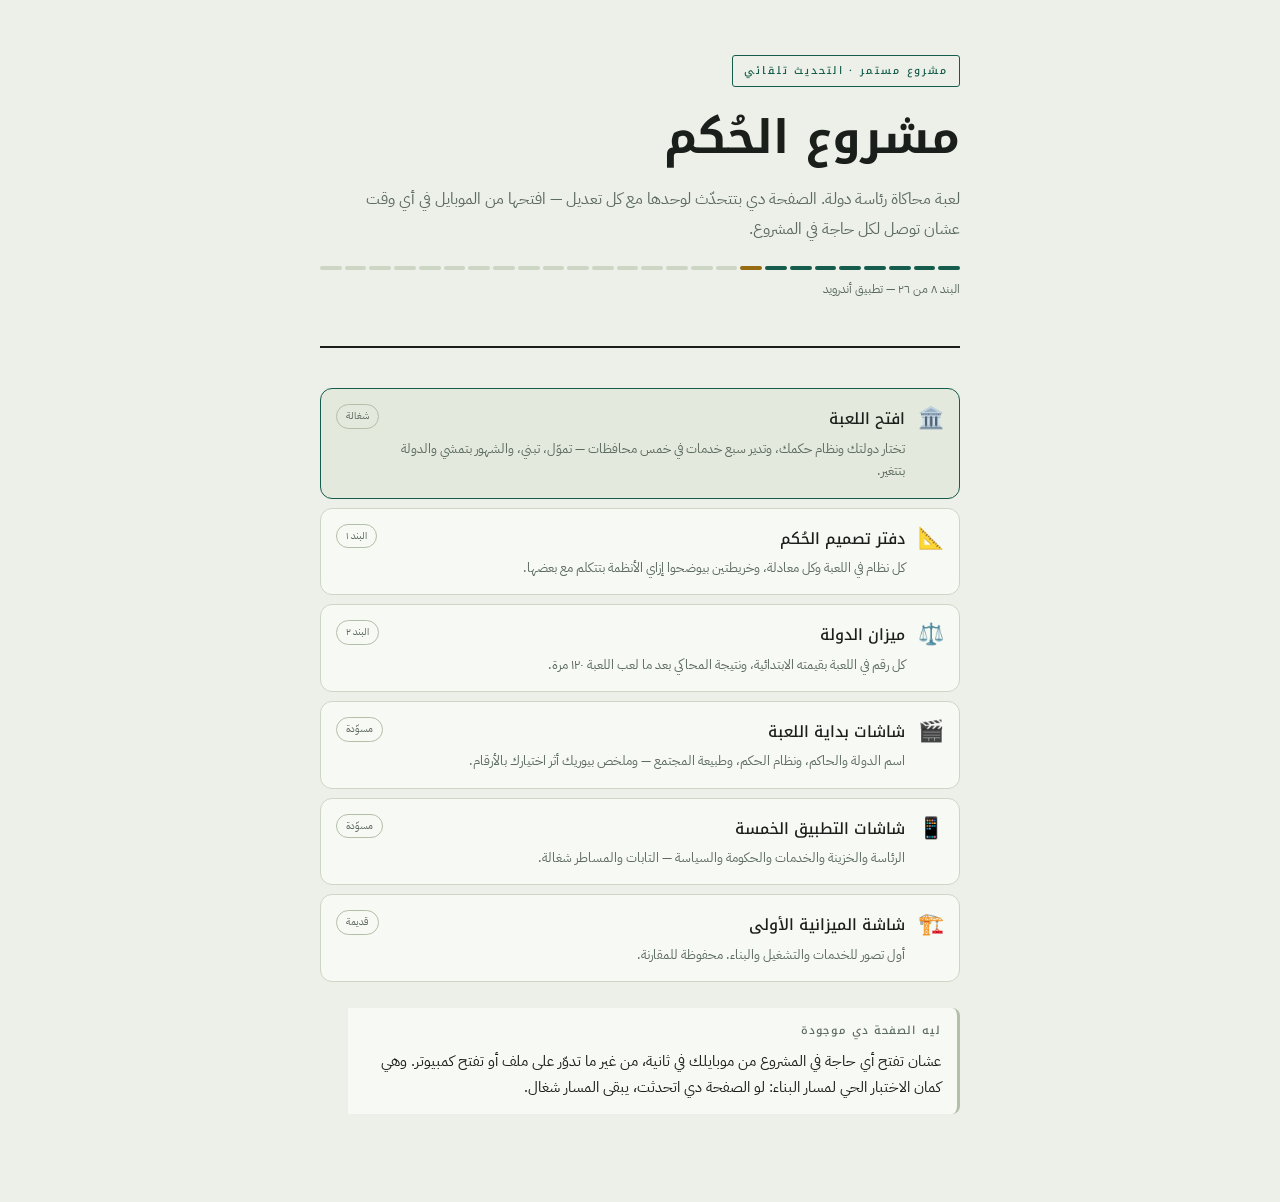
<file: index.html>
<!DOCTYPE html>
<html lang="ar" dir="rtl">
<head>
<meta charset="utf-8">
<meta name="viewport" content="width=device-width, initial-scale=1">
<title>مشروع الحُكم</title>
<link rel="stylesheet" href="https://fonts.googleapis.com/css2?family=Noto+Kufi+Arabic:wght@500;700&family=IBM+Plex+Sans+Arabic:wght@400;500;600&display=swap">
<style>
  :root{
    --paper:#edf0e9; --surface:#f7f9f4; --surface2:#e4e9dd; --ink:#1a1f1b;
    --muted:#5c6a5f; --rule:#cdd5c5; --rule2:#b3bfa8;
    --seal:#155c4c; --gold:#966b12; --alert:#9a3325; --shadow:rgba(26,31,27,.09);
  }
  @media (prefers-color-scheme: dark){
    :root:not([data-theme="light"]){
      --paper:#12160f; --surface:#1a1f18; --surface2:#232a20; --ink:#e4e9dc;
      --muted:#93a08f; --rule:#333d2e; --rule2:#4a5742;
      --seal:#5fb89e; --gold:#d9a94a; --alert:#e08878; --shadow:rgba(0,0,0,.4);
    }
  }
  :root[data-theme="dark"]{
    --paper:#12160f; --surface:#1a1f18; --surface2:#232a20; --ink:#e4e9dc;
    --muted:#93a08f; --rule:#333d2e; --rule2:#4a5742;
    --seal:#5fb89e; --gold:#d9a94a; --alert:#e08878; --shadow:rgba(0,0,0,.4);
  }

  *{box-sizing:border-box}
  body{background:var(--paper);color:var(--ink);
    font-family:'IBM Plex Sans Arabic','Segoe UI',Tahoma,sans-serif;
    font-size:16px;line-height:1.95;margin:0}
  .doc{direction:rtl;text-align:right;max-width:1120px;margin:0 auto;padding:0 20px 90px}

  .mast{padding:54px 0 30px;border-bottom:2px solid var(--ink);margin-bottom:6px}
  .stamp{display:inline-block;font-family:'Noto Kufi Arabic',sans-serif;font-size:10.5px;
    font-weight:500;letter-spacing:.18em;color:var(--seal);border:1.5px solid var(--seal);
    border-radius:3px;padding:5px 11px;margin-bottom:20px}
  h1{font-family:'Noto Kufi Arabic',sans-serif;font-weight:700;
    font-size:clamp(30px,6vw,46px);line-height:1.35;margin:0 0 14px;text-wrap:balance}
  .sub{color:var(--muted);font-size:15.5px;max-width:62ch;margin:0}
  .meta{display:flex;flex-wrap:wrap;gap:8px 26px;margin-top:24px;font-size:12.5px;color:var(--muted)}
  .meta b{color:var(--ink);font-weight:600}

  .wrap{display:grid;grid-template-columns:1fr;gap:0}
  .rail{display:none}
  @media(min-width:1000px){
    .wrap{grid-template-columns:200px 1fr;gap:52px;align-items:start}
    .rail{display:block;position:sticky;top:26px;padding-top:40px}
  }
  .rail div{font-family:'Noto Kufi Arabic',sans-serif;font-size:10.5px;letter-spacing:.14em;
    color:var(--muted);margin-bottom:14px}
  .rail a{display:block;font-size:13px;color:var(--muted);text-decoration:none;
    padding:3px 11px 3px 0;border-right:2px solid transparent;line-height:1.5}
  .rail a:hover,.rail a:focus-visible{color:var(--seal);border-right-color:var(--seal)}
  .rail a b{color:var(--rule2);font-weight:500;margin-left:7px;font-variant-numeric:tabular-nums}
  .rail a.new b{color:var(--gold)}

  section{padding-top:46px;scroll-margin-top:20px}
  h2{font-family:'Noto Kufi Arabic',sans-serif;font-weight:700;font-size:23px;line-height:1.5;
    margin:0 0 6px;display:flex;align-items:baseline;gap:12px;text-wrap:balance}
  h2 .num{font-size:12px;font-weight:500;color:var(--seal);border:1.5px solid var(--rule2);
    border-radius:4px;padding:2px 8px;flex:none;font-variant-numeric:tabular-nums}
  h2 .new{color:var(--gold);border-color:var(--gold)}
  .lede{color:var(--muted);font-size:15px;margin:0 0 22px;max-width:66ch}
  h3{font-family:'Noto Kufi Arabic',sans-serif;font-size:16px;font-weight:500;
    margin:30px 0 10px;color:var(--ink)}
  p{max-width:68ch;margin:0 0 15px}
  ul{max-width:68ch;margin:0 0 15px;padding-right:20px}
  li{margin-bottom:7px}
  strong{font-weight:600}
  em{font-style:normal;color:var(--seal);font-weight:600}
  hr{border:0;border-top:1px solid var(--rule);margin:44px 0 0}

  .formula{background:var(--surface);border:1px solid var(--rule2);border-radius:8px;
    padding:16px 18px;margin:18px 0;box-shadow:0 1px 0 var(--shadow)}
  .formula .eq{font-family:'Noto Kufi Arabic',sans-serif;font-size:17px;font-weight:500;
    color:var(--seal);line-height:1.8;text-wrap:balance}
  .formula .why{font-size:13.5px;color:var(--muted);margin:9px 0 0;max-width:64ch;line-height:1.85}

  .trap,.open,.risk{border-right:3px solid;border-radius:0 8px 8px 0;padding:13px 16px;
    margin:18px 0;font-size:14.5px;line-height:1.85;max-width:68ch;background:var(--surface)}
  .trap{border-color:var(--alert)}
  .open{border-color:var(--gold)}
  .risk{border-color:var(--rule2)}
  .trap b,.open b,.risk b{display:block;font-family:'Noto Kufi Arabic',sans-serif;
    font-size:11px;letter-spacing:.1em;margin-bottom:6px;font-weight:500}
  .trap b{color:var(--alert)}
  .open b{color:var(--gold)}
  .risk b{color:var(--muted)}

  .tw{overflow-x:auto;margin:20px 0;border:1px solid var(--rule);border-radius:8px;background:var(--surface)}
  table{border-collapse:collapse;width:100%;min-width:540px;font-size:14px}
  th{font-family:'Noto Kufi Arabic',sans-serif;font-weight:500;font-size:11.5px;letter-spacing:.05em;
    color:var(--muted);text-align:right;padding:11px 14px;border-bottom:1px solid var(--rule2);
    background:var(--surface2);white-space:nowrap}
  td{padding:11px 14px;border-bottom:1px solid var(--rule);vertical-align:top;line-height:1.7}
  tr:last-child td{border-bottom:0}
  td.n{font-variant-numeric:tabular-nums;white-space:nowrap;color:var(--seal);font-weight:500}
  td.k{font-weight:600;white-space:nowrap}

  figure{margin:26px 0 10px}
  .dgw{overflow-x:auto;border:1px solid var(--rule);border-radius:10px;
    background:var(--surface);padding:16px 14px}
  .dgw svg{display:block;min-width:720px;width:100%;height:auto;color:var(--ink)}
  .dg-box{fill:var(--surface2);stroke:var(--rule2);stroke-width:1.2}
  .dg-key{fill:var(--surface2);stroke:var(--seal);stroke-width:1.8}
  .dg-end{fill:var(--surface2);stroke:var(--alert);stroke-width:1.8}
  .dg-t{fill:var(--ink);font-size:13px;font-family:'IBM Plex Sans Arabic',sans-serif}
  .dg-s{fill:var(--muted);font-size:10.5px;font-family:'IBM Plex Sans Arabic',sans-serif}
  .ln{fill:none;stroke:var(--rule2);stroke-width:1.4}
  .ln-g{fill:none;stroke:var(--gold);stroke-width:1.6}
  .ln-r{fill:none;stroke:var(--alert);stroke-width:1.6}
  figcaption{font-size:13px;color:var(--muted);margin-top:11px;line-height:1.8;max-width:66ch}

  ol.loop{counter-reset:s;list-style:none;padding:0;margin:20px 0;max-width:68ch}
  ol.loop li{counter-increment:s;position:relative;padding:0 46px 16px 0;margin:0;
    border-right:1px solid var(--rule)}
  ol.loop li::before{content:counter(s);position:absolute;right:-13px;top:1px;width:26px;height:26px;
    background:var(--surface);border:1px solid var(--rule2);border-radius:50%;
    display:grid;place-items:center;font-size:11.5px;color:var(--seal);
    font-variant-numeric:tabular-nums;font-weight:600}
  ol.loop li:last-child{border-right-color:transparent;padding-bottom:0}
  ol.loop li b{display:block;font-weight:600;margin-bottom:2px}
  ol.loop li span{color:var(--muted);font-size:14px;line-height:1.8}

  code{font-family:'IBM Plex Mono',ui-monospace,monospace;font-size:13px;
    background:var(--surface2);padding:1px 6px;border-radius:4px;direction:ltr;display:inline-block}
  pre{background:var(--surface);border:1px solid var(--rule);border-radius:8px;
    padding:15px 17px;overflow-x:auto;direction:ltr;text-align:left;
    font-family:'IBM Plex Mono',ui-monospace,monospace;font-size:12.5px;line-height:1.75;margin:18px 0}
  a{color:var(--seal)}
  :focus-visible{outline:2px solid var(--seal);outline-offset:2px}
  @media(prefers-reduced-motion:reduce){*{transition:none!important;animation:none!important}}
</style>
</head>
<body>

<style>
  .hub{max-width:680px;margin:0 auto;padding:0 20px 70px;direction:rtl;text-align:right}
  .lk{display:flex;align-items:flex-start;gap:13px;background:var(--surface);
      border:1px solid var(--rule);border-radius:12px;padding:15px;margin-bottom:9px;
      text-decoration:none;color:var(--ink);transition:border-color .15s}
  .lk:hover,.lk:focus-visible{border-color:var(--seal)}
  .lk .ic{font-size:21px;flex:none;line-height:1.4}
  .lk .tx{flex:1;min-width:0}
  .lk .tx b{display:block;font-family:'Noto Kufi Arabic',sans-serif;font-size:15.5px;
            font-weight:500;margin-bottom:3px}
  .lk .tx span{display:block;font-size:12.5px;color:var(--muted);line-height:1.8}
  .lk .tag{flex:none;font-size:9.5px;color:var(--muted);border:1px solid var(--rule2);
           border-radius:20px;padding:2px 9px;white-space:nowrap}
  .prog{display:flex;gap:3px;margin:22px 0 8px}
  .prog i{flex:1;height:4px;border-radius:2px;background:var(--rule)}
  .prog i.done{background:var(--seal)}
  .prog i.now{background:var(--gold)}
  .pl{font-size:12px;color:var(--muted)}
</style>
<div class="hub">
  <header class="mast">
    <span class="stamp">مشروع مستمر · التحديث تلقائي</span>
    <h1>مشروع الحُكم</h1>
    <p class="sub">لعبة محاكاة رئاسة دولة. الصفحة دي بتتحدّث لوحدها مع كل تعديل —
    افتحها من الموبايل في أي وقت عشان توصل لكل حاجة في المشروع.</p>
    <div class="prog"><i class="done"></i><i class="done"></i><i class="done"></i><i class="done"></i><i class="done"></i><i class="done"></i><i class="done"></i><i class="done"></i><i class="now"></i><i></i><i></i><i></i><i></i><i></i><i></i><i></i><i></i><i></i><i></i><i></i><i></i><i></i><i></i><i></i><i></i><i></i></div>
    <p class="pl">البند ٨ من ٢٦ — تطبيق أندرويد</p>
  </header>
  <main style="padding-top:34px">
    <a class="lk" href="game/" style="border-color:var(--seal);background:var(--surface2)">
      <span class="ic">🏛️</span>
      <span class="tx"><b>افتح اللعبة</b><span>تختار دولتك ونظام حكمك، وتدير سبع خدمات في خمس محافظات — تموّل، تبني، والشهور بتمشي والدولة بتتغير.</span></span>
      <span class="tag">شغالة</span>
    </a>

    <a class="lk" href="docs/design.html">
      <span class="ic">📐</span>
      <span class="tx"><b>دفتر تصميم الحُكم</b><span>كل نظام في اللعبة وكل معادلة، وخريطتين بيوضحوا إزاي الأنظمة بتتكلم مع بعضها.</span></span>
      <span class="tag">البند ١</span>
    </a>

    <a class="lk" href="docs/balance.html">
      <span class="ic">⚖️</span>
      <span class="tx"><b>ميزان الدولة</b><span>كل رقم في اللعبة بقيمته الابتدائية، ونتيجة المحاكي بعد ما لعب اللعبة ١٢٠ مرة.</span></span>
      <span class="tag">البند ٢</span>
    </a>

    <a class="lk" href="docs/setup-mockup.html">
      <span class="ic">🎬</span>
      <span class="tx"><b>شاشات بداية اللعبة</b><span>اسم الدولة والحاكم، ونظام الحكم، وطبيعة المجتمع — وملخص بيوريك أثر اختيارك بالأرقام.</span></span>
      <span class="tag">مسوّدة</span>
    </a>

    <a class="lk" href="docs/app-mockup.html">
      <span class="ic">📱</span>
      <span class="tx"><b>شاشات التطبيق الخمسة</b><span>الرئاسة والخزينة والخدمات والحكومة والسياسة — التابات والمساطر شغالة.</span></span>
      <span class="tag">مسوّدة</span>
    </a>

    <a class="lk" href="docs/budget-mockup.html">
      <span class="ic">🏗️</span>
      <span class="tx"><b>شاشة الميزانية الأولى</b><span>أول تصور للخدمات والتشغيل والبناء. محفوظة للمقارنة.</span></span>
      <span class="tag">قديمة</span>
    </a>
    <div class="risk" style="margin-top:26px">
      <b>ليه الصفحة دي موجودة</b>
      عشان تفتح أي حاجة في المشروع من موبايلك في ثانية، من غير ما تدوّر على ملف أو تفتح كمبيوتر.
      وهي كمان الاختبار الحي لمسار البناء: لو الصفحة دي اتحدثت، يبقى المسار شغال.
    </div>
  </main>
</div>
</body>
</html>
</file>
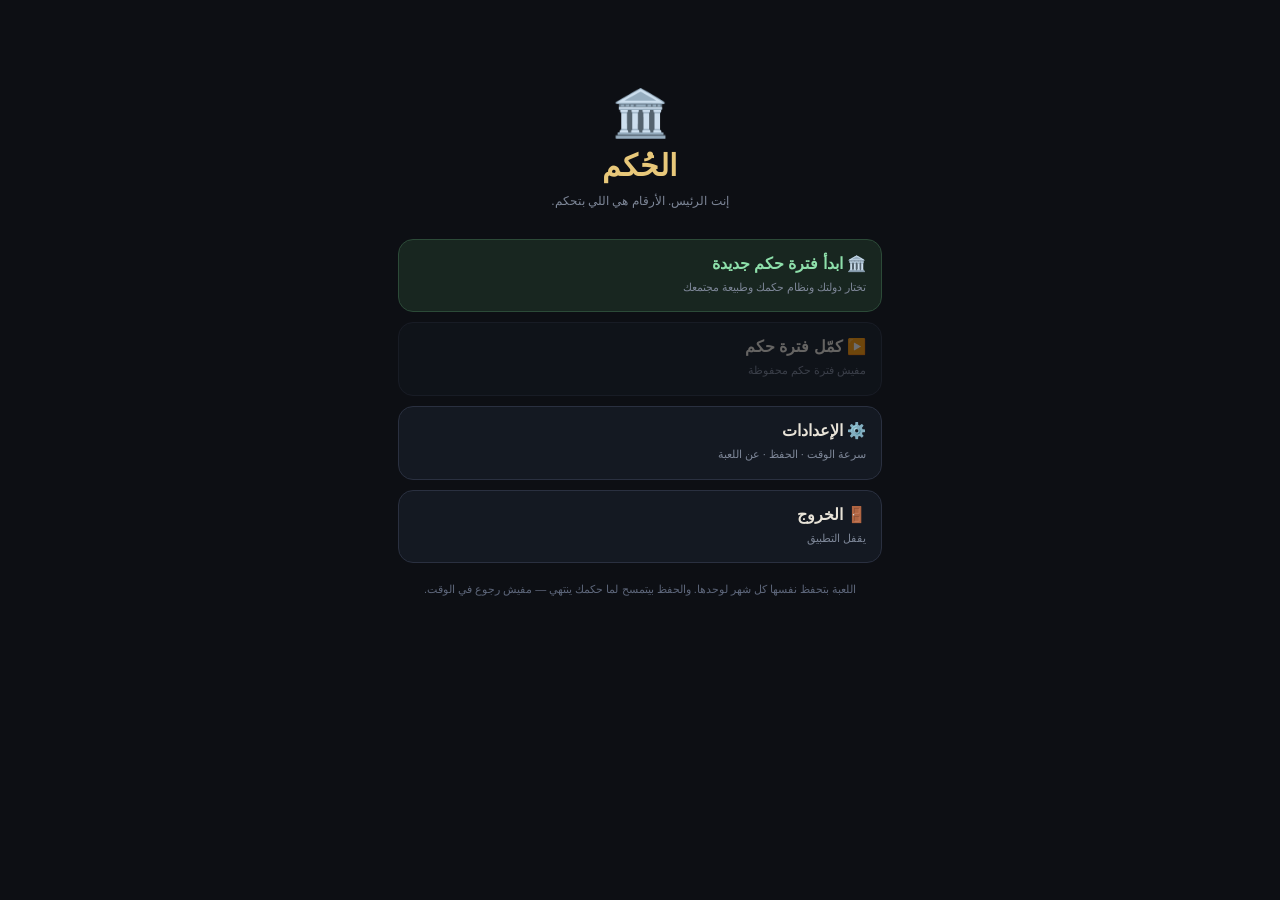
<file: game/index.html>
<!DOCTYPE html>
<html lang="ar" dir="rtl">
<head>
<meta charset="utf-8">
<meta name="viewport" content="width=device-width,initial-scale=1,viewport-fit=cover,user-scalable=no">
<meta name="theme-color" content="#141922">
<meta name="mobile-web-app-capable" content="yes">
<meta name="apple-mobile-web-app-status-bar-style" content="black-translucent">
<title>الحُكم</title>
<style>/* One dark theme only: this is a game screen, not a document. Every colour is
   explicit so it never borrows anything from the host page. */
:root{
  --bg:#0d0f14; --panel:#141922; --panel2:#1a1f2b; --line:#232a38; --line2:#2a3040;
  --ink:#e8e3d8; --dim:#7d8697; --dim2:#5d667a;
  --gold:#e8c87a; --gold2:#c9a24b;
  --good:#68d094; --warn:#e8c87a; --bad:#e07575; --info:#6fa8e0;
}
*{box-sizing:border-box;margin:0;padding:0;-webkit-tap-highlight-color:transparent}
html,body{height:100%}
body{
  background:var(--bg); color:var(--ink);
  font-family:'Segoe UI',Tahoma,Arial,sans-serif;
  direction:rtl; text-align:right;
  overscroll-behavior:none; -webkit-user-select:none; user-select:none;
}
#app{max-width:520px;margin:0 auto;height:100dvh;display:flex;flex-direction:column;overflow:hidden}
button{font-family:inherit;cursor:pointer;color:inherit}
.hidden{display:none!important}

/* ----------------------------------------------------------------- menu */
.menu{flex:1;display:flex;flex-direction:column;overflow-y:auto;padding:0 18px
  calc(18px + env(safe-area-inset-bottom))}
.menu.hidden{display:none!important}
.mhead{text-align:center;padding:min(14vh,90px) 0 26px;flex:none}
.mlogo{font-size:46px;line-height:1;margin-bottom:12px}
.mname{font-size:30px;font-weight:700;letter-spacing:.02em;color:var(--gold)}
/* NOT .mtag — that name already belongs to the label on a minister's card.
   The checker caught it the moment this was written. */
.mline{font-size:12px;color:var(--dim);margin-top:8px;line-height:1.8}
.mbody{flex:1}
.mbtn{width:100%;text-align:right;background:var(--panel);border:1px solid var(--line2);
  border-radius:15px;padding:15px;margin-bottom:10px;color:var(--ink);font-size:15.5px;
  font-weight:600;font-family:inherit;display:flex;flex-direction:column;
  align-items:flex-start;gap:5px}
.mbtn.go{background:#182620;border-color:#2c4a38;color:#8ee0ab}
.mbtn[disabled]{opacity:.4}
.mbtn span{font-size:11px;color:var(--dim);font-weight:400;line-height:1.7}
.mnote{font-size:11px;color:var(--dim2);line-height:1.9;text-align:center;margin-top:16px}
.mrow2{display:flex;justify-content:space-between;align-items:center;gap:10px;
  background:var(--panel);border:1px solid var(--line);border-radius:13px;
  padding:13px;margin-bottom:9px}
.mrow2 .lb2{font-size:13.5px}
.mrow2 .lb2 span{display:block;font-size:10.5px;color:var(--dim2);margin-top:4px;line-height:1.7}
.seg{display:flex;gap:5px;flex:none}
.seg button{background:var(--panel2);border:1px solid var(--line2);color:#8b93a5;
  border-radius:8px;padding:6px 11px;font-size:12px;font-family:inherit}
.seg button.on{background:#1e2a22;border-color:#2c4a38;color:#8ee0ab}

/* ---------------------------------------------------------------- setup */
.setup{flex:1;display:flex;flex-direction:column;overflow:hidden}
.setup .steps{display:flex;gap:5px;padding:18px 18px 12px;flex:none}
.setup .sp{flex:1;height:3px;background:#1e2431;border-radius:2px;transition:background .3s}
.setup .sp.on{background:var(--gold2)} .setup .sp.done{background:#3d6b52}
.setup .body{flex:1;overflow-y:auto;padding:6px 18px 18px}
.setup .foot{padding:12px 18px calc(14px + env(safe-area-inset-bottom));flex:none;
  border-top:1px solid var(--panel2);display:flex;gap:8px}
.eyebrow{font-size:10px;color:var(--dim);letter-spacing:.12em;margin-bottom:6px}
h1{font-size:21px;font-weight:700;line-height:1.5;margin-bottom:6px}
.lede{font-size:12.5px;color:var(--dim);line-height:1.85;margin-bottom:18px}
.field{margin-bottom:16px}
.field label{display:block;font-size:11px;color:#8b93a5;margin-bottom:7px}
.field .wrap{display:flex;gap:7px}
input{flex:1;background:var(--panel);border:1px solid var(--line2);border-radius:12px;
  padding:13px;color:var(--ink);font-family:inherit;font-size:15px;text-align:right;
  -webkit-user-select:text;user-select:text}
input:focus{outline:none;border-color:var(--gold2)}
.dice{flex:0 0 46px;background:var(--panel);border:1px solid var(--line2);border-radius:12px;
  color:var(--gold2);font-size:17px}
.opt{width:100%;text-align:right;background:var(--panel);border:1px solid var(--line);
  border-radius:15px;padding:14px;margin-bottom:9px;transition:border-color .15s,background .15s}
.opt.sel{border-color:var(--gold2);background:#191f29}
.opt .hd{display:flex;align-items:center;gap:9px;margin-bottom:3px}
.opt .ic{font-size:20px} .opt .nm{font-size:15.5px;font-weight:700;flex:1}
.opt .tag{font-size:9.5px;color:var(--dim);border:1px solid var(--line2);border-radius:20px;padding:2px 8px}
.opt.sel .tag{color:var(--gold);border-color:#4a3f22}
.opt .ds{font-size:11.5px;color:#8b93a5;line-height:1.85;margin-top:6px}
.opt .detail{max-height:0;overflow:hidden;transition:max-height .28s ease}
.opt.sel .detail{max-height:400px}
.lst{margin-top:11px;padding-top:10px;border-top:1px solid var(--line)}
.li{font-size:11.5px;line-height:1.8;display:flex;gap:7px;margin-bottom:5px}
.li b{flex:none;font-weight:400}
.good b{color:var(--good)} .bad b{color:var(--bad)}
.feel{font-size:11px;color:var(--gold2);margin-top:10px;font-style:italic}
.btn{flex:1;padding:14px;border-radius:14px;border:1px solid #2c4a38;background:#182620;
  color:#8ee0ab;font-size:15px;font-weight:700}
.btn[disabled]{opacity:.35}
.btn.ghost{flex:0 0 92px;background:var(--panel);border-color:var(--line2);color:var(--dim);
  font-weight:400;font-size:13px}
.btn:active:not([disabled]){transform:scale(.98)}
.sum{background:var(--panel);border:1px solid var(--line);border-radius:15px;padding:14px;margin-bottom:9px}
.srow{display:flex;justify-content:space-between;align-items:baseline;padding:6px 0;font-size:13px}
.srow .v{font-variant-numeric:tabular-nums;font-weight:700}
.srow .d{font-size:10.5px;margin-right:6px}
.up{color:var(--good)} .dn{color:var(--bad)}
.flag{background:#1d1712;border:1px solid #4a3a22;border-radius:11px;padding:10px 12px;
  font-size:11.5px;line-height:1.8;color:#c9a97a;margin-bottom:8px}
.title{background:linear-gradient(180deg,#1e2431,#171c26);border:1px solid #2e3648;border-radius:16px;
  padding:18px 14px;text-align:center;margin-bottom:12px}
.title .cn{font-size:19px;font-weight:700;margin-bottom:4px}
.title .rn{font-size:12px;color:var(--gold)}

/* ---------------------------------------------------------------- game */
.game{flex:1;display:flex;flex-direction:column;overflow:hidden}
.top{padding:calc(10px + env(safe-area-inset-top)) 13px 9px;border-bottom:1px solid #1e2431;
  background:var(--panel);flex:none}
.trow{display:flex;justify-content:space-between;align-items:center;margin-bottom:5px;gap:8px}
.date{font-size:12px;color:#8b93a5;white-space:nowrap}
.date b{color:var(--gold);font-size:14px;font-variant-numeric:tabular-nums}
.who{font-size:10.5px;color:var(--dim2);overflow:hidden;text-overflow:ellipsis;
  white-space:nowrap;margin-bottom:9px}
.clock{display:flex;gap:4px;flex:none}
.cbtn{background:var(--panel2);border:1px solid var(--line2);color:#8b93a5;border-radius:7px;
  padding:4px 8px;font-size:11px;min-width:30px}
.cbtn.on{background:#1e2a22;border-color:#2c4a38;color:#8ee0ab}
.meters{display:grid;grid-template-columns:repeat(5,1fr);gap:5px}
.mtr{text-align:center}
.mtr .lb{font-size:8px;color:var(--dim);display:block;margin-bottom:3px}
.mtr .vl{font-size:12px;font-weight:700;font-variant-numeric:tabular-nums;display:block;margin-bottom:3px}
.mtr .bar{height:3px;background:#0d1017;border-radius:2px;overflow:hidden}
.mtr .fl{height:100%;border-radius:2px;transition:width .4s,background .4s}
/* NOT called .danger: that name already belongs to the big red action button,
   and a bare .danger rule would restyle any element carrying it. The meters did
   carry it, so a country in trouble drew its top bar as a red button-shaped box
   — shipped that way from the day the meters existed, because nobody had looked
   at the screen while a meter was in the red. */
.mtr.alarm{animation:pulse 1.3s infinite}
@keyframes pulse{0%,100%{opacity:1}50%{opacity:.55}}
.view{flex:1;overflow-y:auto;-webkit-overflow-scrolling:touch}
.band{position:relative;height:132px;overflow:hidden;background:var(--bg)}
.band svg{position:absolute;inset:0;width:100%;height:100%;display:block}
/* The band clips whatever leaves it, so both lines have to sit fully inside it.
   At bottom:-2px the subtitle's descenders were being sliced off — invisible in
   a diff, obvious the moment you look at the screen. */
.band .ttl{position:absolute;right:14px;bottom:24px;font-size:17px;font-weight:700;
  letter-spacing:.01em;text-shadow:0 2px 12px rgba(0,0,0,.9)}
.band .sub{position:absolute;right:14px;bottom:8px;font-size:10px;line-height:1.5;color:var(--dim);
  text-shadow:0 1px 8px rgba(0,0,0,.9)}
/* Sits on the artwork, so it needs its own dark plate to stay readable over a
   bright part of the scene. */
.band .back{position:absolute;top:10px;right:12px;background:rgba(9,12,18,.78);
  border:1px solid var(--line2);color:var(--ink);font-size:11.5px;font-weight:600;
  border-radius:20px;padding:6px 12px;display:flex;align-items:center;gap:5px;max-width:70%}
.band .back b{color:var(--dim);font-weight:400;overflow:hidden;text-overflow:ellipsis;white-space:nowrap}
.jump{width:100%;background:var(--panel);border:1px solid var(--line);border-radius:13px;
  padding:13px;margin-bottom:9px;color:var(--ink);font-size:13.5px;font-weight:600;
  display:flex;flex-direction:column;align-items:flex-start;gap:4px;text-align:right}
.jump span{font-size:11px;color:var(--dim);font-weight:400;line-height:1.7}
.pad{padding:14px}
.nav{display:grid;grid-template-columns:repeat(5,1fr);border-top:1px solid #1e2431;
  background:var(--panel);flex:none;padding-bottom:env(safe-area-inset-bottom)}
.nav button{background:none;border:0;padding:9px 2px 11px;color:var(--dim2);font-size:9px;
  display:flex;flex-direction:column;align-items:center;gap:4px}
.nav button i{font-style:normal;font-size:17px;opacity:.5}
.nav button.on{color:var(--gold)} .nav button.on i{opacity:1}
.soon{background:var(--panel);border:1px dashed #3a4457;border-radius:14px;padding:22px 16px;text-align:center}
.soon .ic{font-size:30px;display:block;margin-bottom:10px;opacity:.8}
.soon h3{font-size:15px;margin-bottom:7px}
.soon p{font-size:12px;color:var(--dim);line-height:1.9;max-width:34ch;margin:0 auto}
.soon .item{display:inline-block;margin-top:12px;font-size:10.5px;color:var(--gold2);
  border:1px solid #4a3f22;border-radius:20px;padding:3px 11px}
/* ---- cabinet board ---- */
.mrow{background:var(--panel);border:1px solid var(--line);border-radius:13px;
  padding:12px 13px;margin-bottom:9px}
.mhd{display:flex;align-items:center;gap:10px}
.mhd .mic{font-size:21px;flex:none;width:26px;text-align:center}
/* min-width:0 is what lets the ellipsis below actually kick in. Without it a
   long sub-line pushes the number off the edge of the card instead of
   truncating — the governor's row lost its number that way. */
.mhd .mnm{flex:1;min-width:0;font-size:13.5px;font-weight:700;line-height:1.35}
.mhd .mof{display:block;font-size:10.5px;color:var(--dim);font-weight:400;margin-top:2px;
  overflow:hidden;text-overflow:ellipsis;white-space:nowrap}
.mhd .mbig{font-size:21px;font-weight:700;font-variant-numeric:tabular-nums;flex:none}
.mtag{display:inline-block;margin-top:8px;font-size:10px;border-radius:20px;padding:2px 9px;
  border:1px solid currentColor}
.mtag.good{color:var(--good)} .mtag.warn{color:var(--warn)} .mtag.bad{color:var(--bad)}
.mbars{display:flex;gap:14px;margin-top:9px}
.mb{flex:1;display:flex;align-items:center;gap:6px}
.mb span{font-size:10px;color:var(--dim);flex:none}
.mb b{font-size:11.5px;font-variant-numeric:tabular-nums;flex:none;min-width:2.2em;text-align:left}
.mbar{flex:1;height:4px;background:#0d1017;border-radius:2px;overflow:hidden}
.mfl{height:100%;border-radius:2px}
.mfoot{margin-top:8px;font-size:10.5px;color:var(--dim2);line-height:1.7}
button.mrow{width:100%;text-align:right;color:var(--ink);position:relative}
button.mrow .mgo{position:absolute;left:11px;top:50%;transform:translateY(-50%);
  font-size:19px;color:var(--dim2)}
button.mrow .mhd{padding-left:16px}
.danger{width:100%;background:rgba(198,60,60,.09);border:1px solid #5d2a2a;border-radius:13px;
  padding:13px;margin-top:4px;color:#e8a0a0;font-size:13.5px;font-weight:700;
  display:flex;flex-direction:column;align-items:flex-start;gap:4px;text-align:right}
.danger span{font-size:11px;color:var(--dim);font-weight:400;line-height:1.7}
.danger:disabled{opacity:.5}
.dl{font-size:10px} .dl.up{color:var(--good)} .dl.dn{color:var(--bad)} .dl.same{color:var(--dim2)}
.sech{font-size:12px;color:var(--dim);margin:14px 2px 8px}
.lev{background:var(--panel);border:1px solid var(--line);border-radius:13px;padding:12px 13px;margin-bottom:9px}
.lvtop{display:flex;align-items:center;gap:10px;margin-bottom:8px}
.lvtop .lvv{font-size:17px;font-weight:700;font-variant-numeric:tabular-nums;color:var(--gold)}
.lev input[type=range]{width:100%;accent-color:var(--gold2);height:22px}
.krow.tot{border-top:1px solid var(--line);margin-top:5px;padding-top:8px;color:var(--ink)}
.seatbar{display:flex;height:9px;border-radius:5px;overflow:hidden;margin:6px 0 4px;
  background:#0d1017}
.seatbar span{display:block;height:100%}
.prow .mbig{flex:none;font-size:19px;font-weight:700;font-variant-numeric:tabular-nums}
.prow{background:var(--panel);border:1px solid var(--line);border-radius:12px;
  padding:10px 12px;margin-bottom:7px;display:flex;align-items:center;gap:10px}
.prow .mic{font-size:18px;flex:none;width:24px;text-align:center}
.prow .pnm{flex:1;font-size:13px;font-weight:700;line-height:1.35;min-width:0}
.prow .mof{display:block;font-size:10px;color:var(--dim);font-weight:400;margin-top:2px;
  overflow:hidden;text-overflow:ellipsis;white-space:nowrap}
.mini{flex:none;background:rgba(198,60,60,.12);border:1px solid #5d2a2a;border-radius:9px;
  padding:7px 13px;color:#e8a0a0;font-size:11.5px;font-weight:700}
.mini:disabled{opacity:.35}
.card{background:var(--panel);border:1px solid var(--line);border-radius:13px;padding:13px;margin-bottom:9px}
.card h3{font-size:14px;margin-bottom:8px}
.krow{display:flex;justify-content:space-between;padding:5px 0;font-size:13px;color:#9aa3b6}
.krow b{color:var(--ink);font-variant-numeric:tabular-nums}
.log{font-size:11.5px;color:var(--dim);line-height:1.9;border-right:2px solid var(--line2);
  padding-right:10px;margin-bottom:7px}

/* --------------------------------------------------------- service cards */
.svc{background:var(--panel);border:1px solid var(--line);border-radius:13px;
  padding:12px;margin-bottom:8px}
.svc .top1,.lev .lvtop{display:flex;align-items:center;gap:9px}
.svc .ico{font-size:17px;width:22px;text-align:center;flex:none}
.svc .nm2,.lev .nm2{flex:1;font-size:13.5px}
.svc .cost,.lev .cost{font-size:10.5px;color:var(--dim);display:block;margin-top:2px;line-height:1.6}
.svc .lvl{font-size:15px;font-weight:700;font-variant-numeric:tabular-nums;flex:none}
.two2{display:flex;gap:7px;margin-top:8px}
.two2>div{flex:1}
.two2 .lb2{font-size:8.5px;color:var(--dim2);display:block;margin-bottom:3px}
.bar2{height:4px;background:#0d1017;border-radius:3px;overflow:hidden}
.fl2{height:100%;border-radius:3px;transition:width .3s}
.ctl{display:flex;align-items:center;gap:9px;margin-top:10px}
.ctl input[type=range]{flex:1;accent-color:var(--gold2);height:22px}
.ctl .pctv{font-size:12px;font-variant-numeric:tabular-nums;width:44px;text-align:left;color:var(--gold)}
.build{flex:none;background:var(--panel2);border:1px solid #2c3f5a;color:#8fbde0;
  border-radius:9px;padding:6px 10px;font-size:11px;font-family:inherit}
.build[disabled]{opacity:.4;border-color:var(--line)}
.hint{font-size:10px;color:var(--dim2);margin-top:7px;line-height:1.7}

.queue{background:var(--panel);border:1px dashed #3a4457;border-radius:13px;padding:11px;margin-top:4px}
.queue h4{margin:0 0 8px}
.qi{display:flex;justify-content:space-between;font-size:12px;color:#b9b2a2;padding:4px 0}
.qi span:last-child{color:var(--gold);font-size:11px;font-variant-numeric:tabular-nums}
.qi .qsub{display:block;font-size:9.5px;color:var(--dim2);margin-top:2px}

.note2{background:#1d1712;border:1px solid #4a3a22;border-radius:11px;padding:10px 12px;
  font-size:11px;line-height:1.8;color:#c9a97a;margin-top:10px}

/* ------------------------------------------------------------- overlay */
.ovl{position:fixed;inset:0;background:rgba(5,7,11,.75);display:flex;align-items:flex-end;
  justify-content:center;z-index:20;padding:10px}
.ovl.hidden{display:none}
.sheet{width:100%;max-width:500px;background:#171c26;border:1px solid #2e3648;
  border-radius:20px;padding:17px 15px calc(15px + env(safe-area-inset-bottom));
  max-height:86vh;overflow-y:auto}
.sheet .sh{display:flex;align-items:center;gap:9px;margin-bottom:6px}
.sheet .sh .ic2{font-size:22px}
.sheet .sh .nm3{font-size:16px;font-weight:700;flex:1}
.sheet .x{color:var(--dim);font-size:20px;padding:0 6px;background:none;border:0}
.sheet .lede2{font-size:11.5px;color:var(--dim);line-height:1.85;margin-bottom:13px}
.pickg{width:100%;text-align:right;background:var(--panel2);border:1px solid var(--line2);
  border-radius:12px;padding:11px 12px;margin-bottom:7px;font-family:inherit;color:var(--ink)}
.pickg[disabled]{opacity:.45}
.pickg .r1{display:flex;justify-content:space-between;align-items:center}
.pickg .gn{font-size:13.5px}
.pickg .cv{font-size:12px;font-variant-numeric:tabular-nums}
.pickg .r2{font-size:10px;color:var(--dim2);margin-top:4px}
.calc2{background:#10141c;border:1px solid var(--line);border-radius:12px;padding:11px;
  margin-bottom:12px;font-size:12.5px}
.calc2 .cr2{display:flex;justify-content:space-between;padding:3px 0;color:#9aa3b6}
.calc2 .cr2 b{font-variant-numeric:tabular-nums;color:var(--ink)}
.warn2{color:var(--bad);font-size:11.5px;margin-top:9px;line-height:1.8}
/* ------------------------------------------------------- situation card */
/* Sits above the sheet layer on purpose: a situation can land while a sheet is
   open, and the compulsory decision has to be the thing on top. It has no ✕ and
   no backdrop click — the only way out is one of the choices. */
.sit{position:fixed;inset:0;background:rgba(4,6,10,.9);display:flex;align-items:center;
  justify-content:center;z-index:25;padding:12px}
.sit.hidden{display:none!important}
.sbox{width:100%;max-width:500px;background:#171c26;border:1px solid #3a4457;
  border-radius:20px;padding:18px 15px calc(16px + env(safe-area-inset-bottom));
  max-height:92vh;overflow-y:auto}
.sbox.scandal{border-color:#7a3b3b;background:#1c1518}
.sflag{display:inline-block;background:#3a1e22;border:1px solid #7a3b3b;color:#e8a0a0;
  border-radius:8px;padding:4px 9px;font-size:10px;margin-bottom:9px;
  font-variant-numeric:tabular-nums}
.shd{display:flex;align-items:center;gap:10px;margin-bottom:9px}
.sic{font-size:26px}
.stt{font-size:17px;font-weight:700;line-height:1.4}
.stx{font-size:12.5px;color:#b9b2a2;line-height:1.9;margin-bottom:12px}
.purse{display:flex;gap:6px;margin-bottom:12px}
.pit{flex:1;background:#10141c;border:1px solid var(--line);border-radius:10px;
  padding:7px 6px;text-align:center}
.pit span{display:block;font-size:9.5px;color:var(--dim2);margin-bottom:3px}
.pit b{font-size:12.5px;font-variant-numeric:tabular-nums;color:var(--gold)}
.sopt{width:100%;text-align:right;background:var(--panel2);border:1px solid var(--line2);
  border-radius:13px;padding:12px;margin-bottom:8px;font-family:inherit;color:var(--ink)}
.sopt.lock{opacity:.5;border-style:dashed}
.orow{display:flex;justify-content:space-between;align-items:center;gap:8px}
.onm{font-size:13.5px;font-weight:600}
.opr{font-size:10.5px;font-variant-numeric:tabular-nums;color:var(--gold2);
  flex:none;text-align:left;line-height:1.6}
.ofree{color:var(--good)}
.osub{font-size:10.5px;color:var(--dim2);margin-top:5px;line-height:1.7}
.olock{font-size:10.5px;color:var(--bad);margin-top:6px;line-height:1.7}
/* A card that only appears when something is wrong. Named for what it is, not
   for the red button class — see check_modifier_is_not_a_block. */
.danger2{border-color:#5d2a2a;background:rgba(198,60,60,.06)}
.must{font-size:10.5px;color:var(--dim);text-align:center;margin-top:10px;line-height:1.8}

.toast{position:fixed;bottom:78px;left:50%;transform:translateX(-50%);background:#1e2532;
  border:1px solid #3a4457;color:var(--ink);padding:11px 17px;border-radius:12px;font-size:12.5px;
  opacity:0;transition:opacity .3s;pointer-events:none;z-index:30;text-align:center;
  max-width:330px;line-height:1.7}
.toast.on{opacity:1}
</style>
</head>
<body>
<div id="artdefs"></div>
<div id="app">

  <!-- The first thing the app shows. The setup wizard now sits behind it. -->
  <div class="menu" id="menu">
    <div class="mhead">
      <div class="mlogo">🏛️</div>
      <div class="mname">الحُكم</div>
      <div class="mline">إنت الرئيس. الأرقام هي اللي بتحكم.</div>
    </div>
    <div class="mbody" id="menuBody"></div>
  </div>

  <div class="setup hidden" id="setup">
    <div class="steps" id="steps"></div>
    <div class="body" id="setupBody"></div>
    <div class="foot" id="setupFoot"></div>
  </div>

  <div class="game hidden" id="game">
    <div class="top">
      <div class="trow">
        <div class="date" id="date"></div>
        <div class="clock">
          <button class="cbtn" id="pp" data-clock="pp">▶</button>
          <button class="cbtn" id="sp0" data-clock="0">×١</button>
          <button class="cbtn" id="sp1" data-clock="1">×٢</button>
          <button class="cbtn" id="sp2" data-clock="2">×٣</button>
        </div>
      </div>
      <div class="who" id="who"></div>
      <div class="meters" id="meters"></div>
    </div>
    <div class="view" id="view"></div>
    <div class="nav" id="nav"></div>
  </div>

</div>
<div class="ovl hidden" id="ovl"></div>
<!-- The situation card. Deliberately NOT inside #ovl: the overlay is the
     dismissible layer, and this one must not be dismissible by anything. -->
<div class="sit hidden" id="sit"></div>
<div class="toast" id="toast"></div>
<script>/* ============================================================================
   Tab artwork — drawn in code, not photographed.

   Why SVG and not images: the game ships as one offline file, so every
   kilobyte of art is a kilobyte in the APK. These scenes cost almost nothing,
   stay sharp on any screen, and carry no licensing question. If real painted
   art replaces them later it drops into the same band with no other change.

   Each scene is a silhouette with one warm light source, so the five read as
   one place seen from five rooms. IDs are prefixed per scene because several
   of these end up in the same document.
   ========================================================================== */

var ART = {

  /* The office at night: the desk you decide from, and the lamp still on. */
  pres: '<svg viewBox="0 0 1200 400" preserveAspectRatio="xMidYMax slice" aria-hidden="true">'
    + '<defs>'
    + '<radialGradient id="pres-lamp" cx="50%" cy="50%" r="50%">'
    + '<stop offset="0%" stop-color="#e8c87a" stop-opacity=".55"/>'
    + '<stop offset="100%" stop-color="#e8c87a" stop-opacity="0"/></radialGradient>'
    + '<linearGradient id="pres-win" x1="0" y1="0" x2="0" y2="1">'
    + '<stop offset="0%" stop-color="#26324a"/><stop offset="100%" stop-color="#141c2c"/></linearGradient>'
    + '</defs>'
    + '<rect x="0" y="0" width="1200" height="400" fill="#10141c"/>'
    + '<rect x="360" y="30" width="480" height="250" rx="4" fill="url(#pres-win)" stroke="#2a3547" stroke-width="3"/>'
    + '<path d="M600,30 L600,280 M360,155 L840,155" stroke="#2a3547" stroke-width="3"/>'
    + '<circle cx="470" cy="90" r="3" fill="#8fa3c4" opacity=".7"/>'
    + '<circle cx="700" cy="70" r="2" fill="#8fa3c4" opacity=".5"/>'
    + '<circle cx="760" cy="120" r="2" fill="#8fa3c4" opacity=".45"/>'
    + '<rect x="150" y="240" width="120" height="140" fill="#161d2b"/>'
    + '<rect x="930" y="240" width="120" height="140" fill="#161d2b"/>'
    + '<circle cx="790" cy="268" r="95" fill="url(#pres-lamp)"/>'
    + '<rect x="520" y="215" width="120" height="90" rx="14" fill="#131924"/>'
    + '<rect x="240" y="300" width="720" height="22" rx="3" fill="#0d1017"/>'
    + '<rect x="268" y="322" width="16" height="58" fill="#0d1017"/>'
    + '<rect x="916" y="322" width="16" height="58" fill="#0d1017"/>'
    + '<rect x="620" y="286" width="86" height="14" rx="2" fill="#1d2534"/>'
    + '<rect x="636" y="278" width="70" height="10" rx="2" fill="#222b3c"/>'
    + '<rect x="782" y="262" width="12" height="38" fill="#1d2534"/>'
    + '<path d="M760,262 L816,262 L800,236 L776,236 Z" fill="#2a3446"/>'
    + '<rect x="0" y="0" width="1200" height="400" fill="url(#fade-down)"/>'
    + '</svg>',

  /* The vault: mostly empty shelves, and a door that takes two people to open. */
  treas: '<svg viewBox="0 0 1200 400" preserveAspectRatio="xMidYMax slice" aria-hidden="true">'
    + '<defs><linearGradient id="treas-shaft" x1="0" y1="0" x2="0" y2="1">'
    + '<stop offset="0%" stop-color="#e8c87a" stop-opacity=".22"/>'
    + '<stop offset="100%" stop-color="#e8c87a" stop-opacity="0"/></linearGradient></defs>'
    + '<rect x="0" y="0" width="1200" height="400" fill="#10141c"/>'
    + '<path d="M520,0 L700,0 L800,400 L400,400 Z" fill="url(#treas-shaft)"/>'
    + '<rect x="60" y="120" width="230" height="12" fill="#1a2130"/>'
    + '<rect x="60" y="230" width="230" height="12" fill="#1a2130"/>'
    + '<rect x="60" y="340" width="230" height="12" fill="#1a2130"/>'
    + '<rect x="86" y="78" width="52" height="42" fill="#161d2b"/>'
    + '<rect x="152" y="92" width="40" height="28" fill="#141a26"/>'
    + '<rect x="86" y="196" width="46" height="34" fill="#161d2b"/>'
    + '<rect x="910" y="120" width="230" height="12" fill="#1a2130"/>'
    + '<rect x="910" y="230" width="230" height="12" fill="#1a2130"/>'
    + '<rect x="910" y="340" width="230" height="12" fill="#1a2130"/>'
    + '<rect x="1042" y="82" width="54" height="38" fill="#161d2b"/>'
    + '<circle cx="600" cy="215" r="148" fill="#141a26" stroke="#28313f" stroke-width="10"/>'
    + '<circle cx="600" cy="215" r="112" fill="none" stroke="#222b38" stroke-width="6"/>'
    + '<circle cx="600" cy="215" r="74" fill="none" stroke="#1d2532" stroke-width="4"/>'
    + '<path d="M600,141 L600,289 M526,215 L674,215 M548,163 L652,267 M652,163 L548,267" stroke="#242d3b" stroke-width="6"/>'
    + '<circle cx="600" cy="215" r="30" fill="#1a2130" stroke="#8a6f32" stroke-width="4"/>'
    + '<circle cx="600" cy="215" r="9" fill="#e8c87a" opacity=".65"/>'
    + '<rect x="0" y="0" width="1200" height="400" fill="url(#fade-down)"/>'
    + '</svg>',

  /* The city you are responsible for: half built, half neglected. */
  serv: '<svg viewBox="0 0 1200 400" preserveAspectRatio="xMidYMax slice" aria-hidden="true">'
    + '<rect x="0" y="0" width="1200" height="400" fill="#10141c"/>'
    + '<circle cx="960" cy="110" r="52" fill="#e8c87a" opacity=".13"/>'
    + '<rect x="40" y="250" width="90" height="150" fill="#161d2b"/>'
    + '<rect x="140" y="200" width="70" height="200" fill="#131a26"/>'
    + '<rect x="220" y="280" width="110" height="120" fill="#171e2c"/>'
    + '<rect x="700" y="230" width="80" height="170" fill="#131a26"/>'
    + '<rect x="790" y="290" width="120" height="110" fill="#161d2b"/>'
    + '<rect x="1080" y="240" width="90" height="160" fill="#141b28"/>'
    + '<rect x="158" y="222" width="12" height="16" fill="#e8c87a" opacity=".5"/>'
    + '<rect x="182" y="266" width="12" height="16" fill="#e8c87a" opacity=".28"/>'
    + '<rect x="716" y="252" width="12" height="16" fill="#e8c87a" opacity=".42"/>'
    + '<rect x="1100" y="268" width="12" height="16" fill="#e8c87a" opacity=".3"/>'
    + '<ellipse cx="420" cy="176" rx="76" ry="34" fill="#1b2331"/>'
    + '<rect x="344" y="176" width="152" height="26" fill="#1b2331"/>'
    + '<path d="M362,202 L392,400 M478,202 L448,400 M420,202 L420,400" stroke="#151c28" stroke-width="9"/>'
    + '<path d="M568,400 L600,120 L632,400 M578,320 L622,320 M586,250 L614,250" stroke="#222b3a" stroke-width="7" fill="none"/>'
    + '<path d="M600,150 L360,196 M600,150 L900,180" stroke="#1d2634" stroke-width="3"/>'
    + '<path d="M980,400 L980,150 L1120,150" stroke="#2a3446" stroke-width="8" fill="none"/>'
    + '<path d="M1096,150 L1096,206" stroke="#2a3446" stroke-width="4"/>'
    + '<rect x="1074" y="206" width="44" height="30" fill="#222b3a"/>'
    + '<rect x="0" y="0" width="1200" height="400" fill="url(#fade-down)"/>'
    + '</svg>',

  /* The cabinet room: a long table, and everyone waiting for you to speak. */
  govt: '<svg viewBox="0 0 1200 400" preserveAspectRatio="xMidYMax slice" aria-hidden="true">'
    + '<defs><linearGradient id="govt-door" x1="0" y1="0" x2="0" y2="1">'
    + '<stop offset="0%" stop-color="#1b2231"/><stop offset="100%" stop-color="#141a26"/></linearGradient></defs>'
    + '<rect x="0" y="0" width="1200" height="400" fill="#10141c"/>'
    + '<rect x="0" y="250" width="1200" height="150" fill="#0e1219"/>'
    + '<rect x="500" y="60" width="200" height="196" rx="3" fill="url(#govt-door)" stroke="#28313f" stroke-width="4"/>'
    + '<path d="M600,60 L600,256" stroke="#28313f" stroke-width="4"/>'
    + '<rect x="504" y="244" width="192" height="12" fill="#e8c87a" opacity=".3"/>'
    + '<circle cx="576" cy="164" r="5" fill="#8a6f32"/>'
    + '<circle cx="624" cy="164" r="5" fill="#8a6f32"/>'
    + '<path d="M470,400 L545,232 L655,232 L730,400 Z" fill="#212b3d" stroke="#33415a" stroke-width="3"/>'
    + '<rect x="330" y="286" width="72" height="58" rx="10" fill="#1e2635"/>'
    + '<rect x="250" y="320" width="80" height="64" rx="11" fill="#1a2130"/>'
    + '<rect x="420" y="252" width="60" height="48" rx="9" fill="#222b3c"/>'
    + '<rect x="798" y="286" width="72" height="58" rx="10" fill="#1e2635"/>'
    + '<rect x="870" y="320" width="80" height="64" rx="11" fill="#1a2130"/>'
    + '<rect x="720" y="252" width="60" height="48" rx="9" fill="#222b3c"/>'
    + '<rect x="560" y="196" width="80" height="40" rx="8" fill="#1b2331"/>'
    + '<rect x="512" y="300" width="60" height="9" rx="2" fill="#1f2837"/>'
    + '<rect x="628" y="300" width="60" height="9" rx="2" fill="#1f2837"/>'
    + '<rect x="0" y="0" width="1200" height="400" fill="url(#fade-down)"/>'
    + '</svg>',

  /* The chamber: empty benches are louder than full ones. */
  pol: '<svg viewBox="0 0 1200 400" preserveAspectRatio="xMidYMax slice" aria-hidden="true">'
    + '<rect x="0" y="0" width="1200" height="400" fill="#10141c"/>'
    + '<rect x="230" y="0" width="90" height="180" fill="#26304a"/>'
    + '<path d="M230,180 L275,206 L320,180 Z" fill="#26304a"/>'
    + '<rect x="880" y="0" width="90" height="180" fill="#222b40"/>'
    + '<path d="M880,180 L925,206 L970,180 Z" fill="#222b40"/>'
    + '<rect x="556" y="0" width="88" height="150" fill="#2d3854"/>'
    + '<path d="M556,150 L600,176 L644,150 Z" fill="#2d3854"/>'
    + '<path d="M120,400 Q600,300 1080,400" fill="none" stroke="#263145" stroke-width="26"/>'
    + '<path d="M60,400 Q600,268 1140,400" fill="none" stroke="#202939" stroke-width="24"/>'
    + '<path d="M10,400 Q600,236 1190,400" fill="none" stroke="#1a2230" stroke-width="22"/>'
    + '<rect x="540" y="286" width="120" height="70" rx="6" fill="#1d2533" stroke="#2a3446" stroke-width="3"/>'
    + '<rect x="566" y="262" width="68" height="26" rx="4" fill="#222b3a"/>'
    + '<circle cx="600" cy="248" r="34" fill="#e8c87a" opacity=".12"/>'
    + '<rect x="0" y="0" width="1200" height="400" fill="url(#fade-down)"/>'
    + '</svg>'
};

/* One shared fade so the art dissolves into the panel instead of ending at a
   hard edge — and so the tab title stays readable on top of it. */
var ART_DEFS = '<svg width="0" height="0" style="position:absolute" aria-hidden="true"><defs>'
  + '<linearGradient id="fade-down" x1="0" y1="0" x2="0" y2="1">'
  + '<stop offset="0%" stop-color="#0d0f14" stop-opacity=".10"/>'
  + '<stop offset="52%" stop-color="#0d0f14" stop-opacity=".26"/>'
  + '<stop offset="80%" stop-color="#0d0f14" stop-opacity=".58"/>'
  + '<stop offset="100%" stop-color="#0d0f14" stop-opacity=".94"/>'
  + '</linearGradient></defs></svg>';
</script>
<script>/* ============================================================================
   The engine. No DOM here — only state and rules.

   This file is the ONLY place the rules of the game exist. The screens read it,
   and the balance simulator (tools/simulate.js) runs this exact code with
   scripted players. That is deliberate: when a simulator has its own copy of
   the rules, it eventually tests a game nobody is playing.

   No number is written here. Everything comes from data/balance.json, baked in
   at build time as BALANCE.
   ========================================================================== */

var BALANCE   = {"_note": "كل الفلوس بالمليون. كل المؤشرات من 0 إلى 100 إلا التضخم (نسبة سنوية).", "start": {"treasury": 2400, "inflation": 6.0, "tax_rate": 20, "utility_price": 50, "food_subsidy": 60, "budget_pct": 118, "minister_competence": 65, "admin_salaries": 180, "population_millions": 12.0}, "governorates": {"capital": {"name": "العاصمة", "population": 4.2, "wealth": 1.3, "youth": 0.85, "facilities": {"water": 27, "power": 18, "sewage": 18, "health": 36, "edu": 45, "police": 54, "fire": 36}}, "industrial": {"name": "الصناعية", "population": 2.4, "wealth": 1.1, "youth": 1.0, "facilities": {"water": 18, "power": 9, "sewage": 9, "health": 18, "edu": 27, "police": 27, "fire": 18}}, "agri": {"name": "الزراعية", "population": 2.2, "wealth": 0.8, "youth": 1.05, "facilities": {"water": 9, "power": 9, "sewage": 9, "health": 18, "edu": 18, "police": 18, "fire": 18}}, "south": {"name": "الجنوب", "population": 2.6, "wealth": 0.6, "youth": 1.35, "facilities": {"water": 9, "power": 9, "sewage": 9, "health": 9, "edu": 27, "police": 27, "fire": 9}}, "border": {"name": "الحدودية", "population": 0.6, "wealth": 0.75, "youth": 1.0, "facilities": {"water": 9, "power": 9, "sewage": 0, "health": 9, "edu": 9, "police": 9, "fire": 9}}}, "services": {"water": {"name": "المياه", "serves_millions": 0.167, "monthly_ask": 60, "build_cost": 58, "build_months": 6, "adds_monthly": 1.0, "approval_weight": 0.16}, "power": {"name": "الكهربا", "serves_millions": 0.2, "monthly_ask": 105, "build_cost": 100, "build_months": 11, "adds_monthly": 1.77, "approval_weight": 0.15}, "sewage": {"name": "الصرف", "serves_millions": 0.223, "monthly_ask": 45, "build_cost": 68, "build_months": 9, "adds_monthly": 0.9, "approval_weight": 0.11}, "health": {"name": "الصحة", "serves_millions": 0.11, "monthly_ask": 82, "build_cost": 44, "build_months": 8, "adds_monthly": 0.77, "approval_weight": 0.17}, "edu": {"name": "التعليم", "serves_millions": 0.067, "monthly_ask": 95, "build_cost": 20, "build_months": 4, "adds_monthly": 0.67, "approval_weight": 0.14}, "police": {"name": "الشرطة", "serves_millions": 0.057, "monthly_ask": 58, "build_cost": 17, "build_months": 3, "adds_monthly": 0.57, "approval_weight": 0.15}, "fire": {"name": "الإسعاف", "serves_millions": 0.057, "monthly_ask": 35, "build_cost": 13, "build_months": 3, "adds_monthly": 0.43, "approval_weight": 0.12}}, "income": {"income_tax_coef": 2.3, "corporate_tax_coef": 33.0, "utility_bills_coef": 22.0, "formula": "الدخل = مؤشر الأسعار × (سكان×2.30×الضريبة×كفاءة المالية + سكان×33×(الكهربا÷60)×كفاءة المالية + سكان×22×(سعر الفواتير÷50))", "tax_free_below": 18}, "food": {"agri_yield": 11.0, "world_price": 28, "consumption_per_million": 1.0, "price_smoothing": 0.55, "formula": "الإنتاج = 11 × (مستوى مياه الزراعية ÷ 60) · العجز = السكان − الإنتاج", "price_base": 50, "price_gap_coef": 6.0, "price_inflation_coef": 0.9, "price_inflation_free_below": 6.0, "subsidy_coef": 0.22}, "inflation": {"monthly_decay": 0.08, "floor": 3.0, "deficit_penalty": 1.4, "collapse_at": 150.0, "pain_starts_above": 9.0, "pain_coef": 1.5, "print_350_adds": 2.2}, "mood": {"smoothing": 0.3, "stability_smoothing": 0.22, "tax_pain_coef": 1.6, "tax_pain_free_below": 18, "utility_pain_coef": 0.8, "food_pain_coef": 0.85, "approval_danger": 35, "stability_danger": 40, "boil_cap": 100, "boil_cooldown": 7, "boil_gain_coef": 0.8, "boil_gain_base": 3.0, "settle_months": 25}, "population": {"monthly_growth_base": 0.0018, "health_penalty_coef": 0.001}, "deficit": {"operating_multiplier": 0.55, "decay_multiplier": 2.0}, "projects": {"monthly_cost_each": 9}, "stability": {"base": 74, "opposition_threshold": 55, "opposition_coef": 0.8, "inflation_coef": 0.6, "smoothing": 0.22, "loyalty_floor": 62, "loyalty_coef": 0.55, "_loyalty_note": "متوسط ولاء الوزرا تحت loyalty_floor بينزّل الثبات. من غير ده الولاء رقم على الشاشة مالوش تمن."}, "levers": {"_note": "حدود المقابض اللي اللاعب بيحركها في شاشة وزير المالية. القيم الابتدائية في start لازم تقع جوّه المدى ده.", "tax": {"min": 0, "max": 60, "step": 1}, "utility": {"min": 0, "max": 150, "step": 5}, "subsidy": {"min": 0, "max": 400, "step": 10}}, "corruption": {"_note": "السرقة من الخزينة. التمن الحقيقي إن الفلوس بتمشي من الخدمات — والخطر إن وزير مالية ولاؤه واطي بيسرّبك.", "max_share_per_month": 0.08, "hard_cap": 400, "leak_base_pct": 4.0, "leak_loyalty_coef": 0.35, "leak_size_coef": 30.0, "leak_min_pct": 2.0, "leak_max_pct": 85.0, "approval_hit": 6.0, "stability_hit": 3.0}, "heat": {"_note": "الشبهة: رقم واحد بيتغذّى من أفعالك ومن وزرا ولاؤهم واطي بيتكلموا، ووزير الإعلام بينزّله. لما يعدّي scandal_at بتحصل فضيحة — والفضيحة موقف عادي في situations.json مكتوب عليه kind: scandal، عشان كل حمايات المواقف (وقف الوقت، مفيش هروب، لازم يبقى فيه اختيار مجاني) تسري عليها من غير كود جديد.", "cap": 100, "monthly_decay": 1.2, "_ministers_note": "كل وزير ولاؤه تحت disloyal_floor بيزوّد شبهة كل شهر. الشكل المقصود: حكومة ولاؤها واطي شوية وزير الإعلام بيشيلها، وحكومة منهارة بجد بتطلّع شبهة أكتر من أي وزير إعلام — يعني الشبهة مش عقاب على الفساد بس، دي كمان نتيجة إنك مش ماسك حكومتك.", "disloyal_floor": 55, "disloyal_coef": 0.06, "_media_note": "وزير الإعلام: دي شغلانته الوحيدة في اللعبة. كفاءته فوق media_floor بتنزّل الشبهة. وزير إعلام كفء بيشيل شغل حكومة نصها مش موالية — وده اللي بيخلي المنصب يستاهل وزير كويس.", "media_floor": 45, "media_coef": 0.075, "_actions_note": "أفعالك. السرقة أغلى مصدر بفارق كبير، والتسريب بيضاعف. طبع الفلوس أرخص لأنه قانوني على الورق، بس مش ببلاش: الناس بتسأل الفلوس دي جت منين.", "steal_per_100m": 4.5, "leak_extra": 14, "print_per_100m": 1.4, "governor_swap": 8, "_scandal_note": "الخط. فوقه بتحصل فضيحة أول ما بوابة الفضايح تسمح. اللي تحته الشبهة مجرد ضغط على الثبات.", "scandal_at": 60, "stability_coef": 0.13}};
var SETUP     = {"government_types": [{"id": "monarchy", "ic": "👑", "nm": "ملكي", "tag": "الشرعية موروثة", "desc": "إنت ملك. الناس مش لازم تحبك عشان تفضل في الكرسي — بس تغيير أي حاجة صعب.", "mods": {"stability": 12, "ap": -1}, "good": ["ثبات سياسي بيبدأ أعلى بـ١٢", "الغليان بيتراكم أبطأ ١٥٪", "العزل محتاج أزمة أكبر بكتير"], "bad": ["طاقة قرارات أقل (٥) — البلاط والتقاليد بيقيدوك", "الشباب والحزب الحديث بيبدأوا غاضبين", "عزل أي وزير بيكلف ثبات ×١.٥"], "feel": "لعبة بطيئة ومستقرة. بتعيش طويل، بس بتتحرك ببطء."}, {"id": "republic", "ic": "🗳️", "nm": "جمهوري", "tag": "شرعيتك من الصندوق", "desc": "دولة بمؤسسات. الجهاز بيشتغل أحسن — بس فيه انتخابات كل ٤ سنين، والرضا وقتها هو كل حاجة.", "mods": {"competence": 4}, "good": ["كفاءة الوزرا +٤ — التعيين مؤسسي مش مزاجي", "دخل الضرايب +٨٪ (جهاز تحصيل منظم)", "الفضيحة الواحدة مش بتوديك — المؤسسات بتمتص"], "bad": ["🗳️ انتخابات كل ٤ سنين — رضاك تحت ٤٠ يوم الانتخابات = خرجت", "نفوذ الأحزاب +١٥٪", "الإعلام أحر → الفضايح بتنتشر أسرع"], "feel": "لعبة بإيقاع. أربع سنين شغل، وامتحان."}, {"id": "dictator", "ic": "🎖️", "nm": "ديكتاتوري", "tag": "شرعيتك من الجيش", "desc": "كل السلطة في إيدك. الأحزاب ضعيفة والإعلام مقموع — والجيش — يعني وزير الدفاع — هو الحاجة الوحيدة اللي بتخاف منها.", "mods": {"ap": 2, "approval": -10}, "good": ["طاقة قرارات ٨ — تعمل اللي إنت عايزه", "القمع بينجح أكتر ٣٠٪", "نفوذ الأحزاب −٤٠٪", "احتمال الفضيحة ×٠.٦ — الإعلام مقفول"], "bad": ["الرضا بيبدأ −١٠ وبينزل لوحده كل شهر", "دخل الشركات −١٥٪ — مفيش استثمار", "⚠️ خط الجيش عندك ٥٤ — أعلى نظام. ولاء وزير الدفاع تحته = خطر انقلاب بيتراكم"], "feel": "لعبة قوة وخوف. بتقدر على كل حاجة إلا حاجة واحدة."}], "society_types": [{"id": "conservative", "ic": "🕌", "nm": "مجتمع محافظ", "tag": "بطيء ومستقر", "desc": "مجتمع متماسك بيقدّر الاستقرار. بيسامحك كتير — لو ما حاولتش تغيّره.", "mods": {"stability": 8}, "good": ["ثبات +٨", "الغليان بيتراكم أبطأ ١٥٪", "كتلة المتدينين أكبر — ولو راضية بتهدّي الباقي"], "bad": ["كل إصلاح كبير بيكلف ضعف الرضا", "التعليم أثره على الاقتصاد أقل ٢٠٪"]}, {"id": "open", "ic": "🏙️", "nm": "مجتمع مدني منفتح", "tag": "بينمو وبيراقب", "desc": "مجتمع متعلم وبيتحرك بسرعة. بيبني لك اقتصاد قوي — وبيمسك عليك كل غلطة.", "mods": {"competence": 3}, "good": ["التعليم أثره +٣٠٪ على الدخل طويل المدى", "دخل الشركات +١٢٪", "كفاءة الوزرا +٣"], "bad": ["الفضيحة بتنتشر ×١.٥ — الإعلام حر", "كتلة الشباب أكبر وبتنزل الشارع أسرع"]}, {"id": "tribal", "ic": "🪶", "nm": "مجتمع قبلي عشائري", "tag": "ولاء بدل كفاءة", "desc": "الولاء هنا أهم من الشهادة. رجالتك مخلصين لك — ومش شاطرين.", "mods": {"loyalty": 15, "competence": -2}, "good": ["ولاء الوزرا بيبدأ +١٥", "رشوة الضباط أرخص ٣٠٪", "المحافظات البعيدة أهدى"], "bad": ["كفاءة الوزرا −٦ — محسوبية", "لو بنيت في محافظة كتير، الباقيين بيغاروا ورضاهم ينزل"]}, {"id": "divided", "ic": "⚡", "nm": "مجتمع منقسم", "tag": "صعب — للمرة التانية", "desc": "مجتمع مشقوق لنصين. خصومك مش متفقين على حاجة — ولا شعبك كمان.", "mods": {"approval": -6}, "good": ["الأحزاب مش بتتحد ضدك", "تقدر تلعب طرف ضد طرف — التفاوض أرخص"], "bad": ["كل أزمة بتكبر ×١.٤", "الرضا بيبدأ −٦ والغليان بيتراكم أسرع"]}], "base_start": {"approval": 52, "stability": 68, "treasury": 2400, "ap": 6, "inflation": 6.0, "competence": 65, "loyalty": 65}, "suggested_country_names": ["جمهورية النهر", "دولة السواحل", "بلاد الرمال", "اتحاد الوديان", "مملكة الشمال", "دولة المرتفعات", "بلاد النخيل"], "suggested_ruler_names": ["كريم عبد الحكم", "سليم الفارس", "عادل بن راشد", "نور الدين حلمي", "طارق العامري", "مراد الشريف"]};
var MINISTERS = {"_note": "الوزرا كأفراد. كل خدمة ليها وزير واحد بالظبط، وكفاءته هي اللي بتحدد تشغيلها.", "pm_bonus_coef": 0.12, "_pm_bonus_note": "رئيس وزراء كفء بيرفع كفاءة كل الوزرا شوية، والضعيف بينزّلها. الحساب: (كفاءته − ٥٠) × المعامل", "_tags_note": "الوصف اللي بيتعلّق على الوزير في شاشة المجلس. أول واحد يتطابق هو اللي يظهر، فالترتيب مهم. الحدود: ضعيف تحت ٦٠ (وزارته مش هتشتغل حتى بتمويل كامل)، كفء من ٧٠، موالي من ٧٥، مش موالي تحت ٥٣.", "tags": [{"id": "gem", "nm": "كنز", "tone": "good", "comp": [72, 100], "loy": [70, 100]}, {"id": "risk", "nm": "كفء وغير موالي", "tone": "warn", "comp": [70, 100], "loy": [0, 52]}, {"id": "yes", "nm": "موالي وضعيف", "tone": "warn", "comp": [0, 59], "loy": [75, 100]}, {"id": "rot", "nm": "ضعيف ومش معاك", "tone": "bad", "comp": [0, 59], "loy": [0, 52]}], "_dismiss_note": "الإقالة بتوريك تلات مرشحين بأرقامهم وتختار. العشوائية جاية من بذرة محفوظة في اللعبة، فنفس اللعبة في نفس الشهر بتديك نفس التلاتة — لو مشيت شهر بيتغيّروا.", "dismiss": {"ap_cost": 2, "stability_hit": 5, "candidates": 3, "comp_range": [34, 88], "loy_range": [38, 92], "min_months_in_post": 3, "others_loyalty_hit": 4, "loy_tradeoff_coef": 0.85, "loy_spread": 16}, "_reshuffle_note": "التعديل الوزاري: بيغيّر كل الوزرا مرة واحدة ما عدا رئيس الوزراء نفسه (هو اللي بيعمله). أعمى — مفيش اختيار. كفاءة رئيس الوزراء بتزحزح نوعية اللي بيجوا: (كفاءته − ٥٠) × pm_quality_coef.", "reshuffle": {"ap_cost": 4, "stability_hit": 14, "approval_hit": 4, "cooldown_months": 12, "pm_quality_coef": 0.25}, "candidate_names": ["سامي الجبالي", "هالة منصور", "رشدي الطنطاوي", "نادية العشري", "فؤاد بدران", "منى الشرقاوي", "عادل الحلواني", "سلوى قنديل", "مدحت السيوفي", "إيمان رزق", "بهاء الدسوقي", "ليلى الخولي", "شريف عبد اللاه", "وفاء المنياوي", "غالب السنهوري", "أميرة الفقي", "حسام النجّار", "رانيا الزيات", "طارق المرشدي", "سناء بيومي", "يسري الشناوي", "دعاء الحداد", "مأمون العزب", "نجوى الشاذلي"], "posts": [{"id": "pm", "role": "pm", "icon": "👑", "name": "رئيس الوزراء", "of": "الحكومة كلها", "services": [], "start": {"competence": 58, "loyalty": 71, "party": "cons", "name": "عصمت الشوربجي"}, "note": "كفاءته بتتضاف لكل وزير تاني — رئيس وزراء ضعيف بينزّل الحكومة كلها"}, {"id": "finance", "role": "finance", "icon": "💰", "name": "وزير المالية", "of": "الخزينة والضرايب والأسعار", "services": [], "start": {"competence": 72, "loyalty": 64, "party": "indep", "name": "زينب الفرماوي"}, "note": "كفاءته بتحدد نسبة تحصيل الضرايب"}, {"id": "utilities", "role": "services", "icon": "🔧", "name": "وزير المرافق", "of": "المياه والكهربا والصرف", "services": ["water", "power", "sewage"], "start": {"competence": 63, "loyalty": 60, "party": "indep", "name": "كمال الدرملي"}, "note": "أكبر وزارة — تلات خدمات وزنهم ٤٢٪ من رضا الناس"}, {"id": "interior", "role": "interior", "icon": "🚔", "name": "وزير الداخلية", "of": "الشرطة والمطافي والإسعاف", "services": ["police", "fire"], "start": {"competence": 52, "loyalty": 88, "party": "cons", "name": "صفية الأباصيري"}, "note": "موالي جدًا وضعيف — وكفاءته هي نسبة نجاح قمع الشغب"}, {"id": "health", "role": "services", "icon": "🏥", "name": "وزير الصحة", "of": "الصحة", "services": ["health"], "start": {"competence": 81, "loyalty": 45, "party": "modern", "name": "هيثم العدوي"}, "note": "كفء وغير موالي — بيصلّح الخدمة وممكن يسرّب فضايحك"}, {"id": "education", "role": "services", "icon": "🎓", "name": "وزير التعليم", "of": "التعليم", "services": ["edu"], "start": {"competence": 66, "loyalty": 55, "party": "modern", "name": "نعمات الشبراوي"}, "note": "التعليم أثره على الدخل بعيد المدى"}, {"id": "supply", "role": "supply", "icon": "🌾", "name": "وزير التموين", "of": "الغذاء والدعم والاستيراد", "services": [], "start": {"competence": 38, "loyalty": 79, "party": "cons", "name": "جلال المتبولي"}, "note": "أضعف واحد في الحكومة — والغذاء أسرع حاجة بتولّع الشارع"}, {"id": "defence", "role": "defence", "icon": "🎖️", "name": "وزير الدفاع", "of": "الجيش", "services": [], "start": {"competence": 69, "loyalty": 52, "party": "nat", "name": "بدرية السماحي"}, "note": "الوسيط في رشوة الجيش — لو ولاؤه واطي رشوتك ممكن ما توصلش"}, {"id": "media", "role": "media", "icon": "📺", "name": "وزير الإعلام", "of": "الحملات الإعلامية", "services": [], "start": {"competence": 47, "loyalty": 91, "party": "cons", "name": "أنور الجندي"}, "note": "كفاءته بتنزّل الشبهة كل شهر"}], "_settling_note": "وزير لسه مستلم مش بيشتغل بكامل كفاءته. ده اللي بيمنع اللاعب من إنه يفضل يقلّب في الحكومة لحد ما يجيب أرقام مثالية — كل تغيير بيكلّفه شهور شغل ضعيف. الوزرا اللي ورثتهم بيبدأوا مستقرين، فشهورهم بتبدأ من months.", "settling": {"months": 4, "start_factor": 0.55}, "_tradeoff_note": "المقايضة الأساسية في اللعبة: كل ما المرشح أكفأ، كل ما ولاؤه أقل في المتوسط. من غير ده اللاعب بيقدر بالتكرار يجيب حكومة كفؤة وموالية في نفس الوقت، وتبقى إدارة الوزرا هي أقوى استراتيجية في اللعبة.", "_party_note": "الحزب هنا id من data/parliament.json، مش اسم مكتوب. قايمة واحدة للأحزاب في مكان واحد."};
var PARLIAMENT = {"_note": "مجلس الشعب: أحزاب ليها مقاعد، وكتل اجتماعية ليها ناس. الاتنين أرقامهم متحسوبة من حالة الدولة، مش محفوظة — فمستحيل يتناقضوا مع اللي اللاعب شايفه في الشاشات التانية.", "_parties_note": "كل حزب بيقيس رضاه بمزيج من حاجات موجودة في اللعبة. المجموع لكل حزب لازم يساوي ١. المقاعد مجموعها ١٠٠.", "minister_bonus": 4, "_minister_bonus_note": "كل وزير من الحزب بيضيف للحزب ده. ده بيربط شاشة الوزرا بشاشة المجلس: اختيارك للوزرا بيغيّر برلمانك. الرقم صغير عن قصد — لو كبر، تعيين ٣ وزرا من حزب بيوصّله ١٠٠ ويلغي كل الأسباب التانية اللي بتخليه راضي أو زعلان.", "parties": [{"id": "cons", "nm": "حزب المحافظين", "ic": "🕌", "seats": 34, "cares": "الأمن والاستقرار والدعم · وبيكره الضرايب", "drivers": [{"k": "stability", "w": 0.4}, {"k": "security", "w": 0.3}, {"k": "lowTax", "w": 0.3}]}, {"id": "modern", "nm": "الحزب الحديث", "ic": "🎓", "seats": 26, "cares": "التعليم والصحة والكهربا · وبيكره التضخم", "drivers": [{"k": "education", "w": 0.3}, {"k": "health", "w": 0.25}, {"k": "power", "w": 0.2}, {"k": "lowInflation", "w": 0.25}]}, {"id": "nat", "nm": "الحزب القومي", "ic": "🎖️", "seats": 22, "cares": "هيبة الدولة والأمن وخزينة مليانة", "drivers": [{"k": "security", "w": 0.35}, {"k": "stability", "w": 0.3}, {"k": "treasury", "w": 0.35}]}, {"id": "indep", "nm": "المستقلون", "ic": "🪑", "seats": 18, "cares": "بيمشوا مع الشارع · رضاهم من رضا الناس", "drivers": [{"k": "approval", "w": 0.7}, {"k": "services", "w": 0.3}]}], "_backing_note": "تأييد المجلس = مجموع (مقاعد الحزب × رضاه) ÷ ١٠٠. تحت floor بينزّل الثبات.", "backing": {"floor": 55, "stability_coef": 0.3}, "_blocs_note": "الكتل الاجتماعية مش رقم جديد للرضا — دي تفكيك للرقم الموجود. كل كتلة بتحس بنفس الأوجاع اللي بتحسبها اللعبة (خدمات، غلا الأكل، ضرايب، تضخم) بس بحساسية مختلفة. متوسطهم المرجّح بالسكان لازم يطابق الرضا القومي، والفاحص بيتأكد من ده.", "blocs": [{"id": "poor", "nm": "الفقرا والعمال", "ic": "🧱", "share": 0.34, "cares": "الأكل قبل أي حاجة", "sens": {"service": 1.0, "food": 1.65, "tax": 0.55, "inflation": 1.25}}, {"id": "middle", "nm": "الطبقة الوسطى", "ic": "🏘️", "share": 0.28, "cares": "الخدمات والضرايب", "sens": {"service": 1.1, "food": 0.85, "tax": 1.35, "inflation": 1.0}}, {"id": "youth", "nm": "الشباب", "ic": "🎒", "share": 0.18, "cares": "التعليم والشغل · وأقل صبرًا", "sens": {"service": 1.15, "food": 0.95, "tax": 0.85, "inflation": 1.1}}, {"id": "biz", "nm": "رجال الأعمال", "ic": "💼", "share": 0.11, "cares": "الكهربا والضرايب · الأكل مش مشكلتهم", "sens": {"service": 0.85, "food": 0.2, "tax": 1.9, "inflation": 0.85}}, {"id": "rural", "nm": "أهل الريف", "ic": "🌾", "share": 0.09, "cares": "المياه والصرف · بعيدين عن الدولة", "sens": {"service": 1.05, "food": 1.15, "tax": 0.6, "inflation": 0.95}}]};
var BANK       = {"_note": "البنك المركزي. محافظه مش وزير — ما بيتشالش في التعديل الوزاري، واستقلاله هو المقايضة كلها.", "_independence_note": "الاستقلال ٠..١٠٠. محافظ مستقل بيقفل عليك الحنفية بس الفلوس بتفضل محترمة. محافظ من عندك بيطبع اللي تطلبه، بس السوق ما بيصدقهاش فكل جنيه بيولّع تضخم أكتر. المقايضة دي هي سبب وجود التاب.", "start": {"name": "الدكتور فتحي العمروسي", "independence": 74}, "print": {"base_cap": 220, "cap_per_lost_independence": 4.4, "_cap_note": "السقف = base_cap + (١٠٠ − الاستقلال) × cap_per_lost_independence. باستقلال ٧٤ السقف ٣٣٤م، وبمحافظ من عندك (٢٠) يوصل ٥٧٢م.", "inflation_per_350": 2.2, "inflation_per_lost_independence": 0.012, "_inflation_note": "التضخم لكل ٣٥٠م = inflation_per_350 × (١ + (١٠٠ − الاستقلال) × inflation_per_lost_independence). باستقلال ٧٤ الطبعة بتكلّف ٢٫٩٪، وبمحافظ من عندك (٢٠) بتكلّف ٤٫٣٪ — يعني الطباعة بتبقى أسهل وأغلى في نفس الوقت.", "once_per_months": 3, "_once_note": "طباعة كل تلات شهور بالكتير. من غير كده اللاعب بيطبع كل شهر ويحوّل التضخم لعملة."}, "swap": {"ap_cost": 3, "stability_hit": 6, "cooldown_months": 24, "new_independence": [18, 46], "_swap_note": "تعيين محافظ من عندك. الاستقلال الجديد بيتسحب من المدى ده — كله أقل من الأصلي، فالمقايضة مضمونة في الاتجاهين."}};
var SITUATIONS = {"_note": "المواقف. كل موقف بيوقف الوقت وبيستنى قرار. كل حاجة هنا بيانات: شروط الظهور، والاختيارات، وتمن كل اختيار. المحرك مش فيه ولا موقف مكتوب بالإيد.", "_rate_note": "معدّل المقاطعة. اللاعب اختار إن كل موقف يوقف الوقت، فالمعدّل هو اللي بيمنع اللعبة تبقى مقاطعة مستمرة. min_gap_months أهم رقم هنا: أقل مدة بين موقفين مهما كانت الظروف.", "rate": {"quiet_months_at_start": 12, "min_gap_months": 4, "chance_per_month": 0.85, "max_per_year": 3}, "_when_note": "شرط الظهور: [المقياس، المقارنة، الرقم]. المقاييس كلها معرّفة في PROBES في المحرك، والفاحص بيرفض أي مقياس مش موجود — عشان ما يحصلش موقف بيستنى شرط مستحيل ويفضل مستخبي للأبد.", "_effect_note": "الأثر: {المفتاح: الرقم}. المفاتيح معرّفة في EFFECTS في المحرك. التمن (cost) بيتشال قبل الأثر، ولو مش قادر تدفعه الاختيار بيبان مقفول ومكتوب عليه السبب.", "situations": [{"id": "water_riot", "icon": "💧", "title": "عطش في الجنوب", "text": "أهالي الجنوب قطعوا الطريق الزراعي. بيقولوا المياه بتيجي ساعتين في اليوم، ومحافظهم مش بيرد على تليفوناتهم.", "weight": 3, "cooldown_months": 30, "when": [["service.water", "<", 55]], "choices": [{"nm": "ابعت قافلة مياه فورًا", "sub": "حل مؤقت بيهدّي الشارع، وبيكلّف الخزينة", "cost": {"treasury": 180, "ap": 1}, "effects": {"approval": 2, "boil": -8}}, {"nm": "زوّد ميزانية المرافق", "sub": "الحل الحقيقي — بس أثره بيبان بعد شهور", "cost": {"ap": 2}, "effects": {"pct.water": 15, "approval": 1}}, {"nm": "سيبهم يهدوا لوحدهم", "sub": "مجاني — والغليان بيزيد", "cost": {}, "effects": {"approval": -3, "boil": 3}}]}, {"id": "bread_queue", "icon": "🍞", "title": "طوابير العيش", "text": "صور طوابير الخبز اتنشرت. وزير التموين بيقول إن الاستيراد اتأخر، والناس بتقول إن الرغيف صغر.", "weight": 3, "cooldown_months": 24, "when": [["foodPrice", ">", 62]], "choices": [{"nm": "زوّد الدعم", "sub": "بينزّل السعر بسرعة، وبيفضل بيسحب من الخزينة كل شهر", "cost": {"ap": 1}, "effects": {"subsidy": 60, "approval": 2}}, {"nm": "افتح استيراد طارئ", "sub": "دفعة واحدة كبيرة من الخزينة", "cost": {"treasury": 260, "ap": 1}, "effects": {"foodPrice": -10, "approval": 2}}, {"nm": "حمّل وزير التموين المسؤولية علنًا", "sub": "بيمتصّ الغضب دلوقتي، وبيكسر ولاءه هو وباقي الحكومة", "cost": {}, "effects": {"approval": 3, "minister.supply.loyalty": -18, "cabinetLoyalty": -4}}]}, {"id": "blackout", "icon": "⚡", "title": "انقطاع كهربا في الصناعية", "text": "المصانع وقفت تلات أيام. رجال الأعمال بيقولوا إنهم هيسرّحوا عمال لو تكررت.", "weight": 2, "cooldown_months": 30, "when": [["service.power", "<", 58]], "choices": [{"nm": "ابني محطة على حساب الخزينة فورًا", "sub": "غالي، بس بيحل المشكلة من جذرها", "cost": {"treasury": 320, "ap": 2}, "effects": {"build.power.industrial": 1, "approval": 2}}, {"nm": "رشّد الكهربا على البيوت وسيب المصانع", "sub": "المصانع تشتغل والناس تزعل", "cost": {"ap": 1}, "effects": {"approval": -5, "treasury": 90}}, {"nm": "اوعد بحل ومتعملش حاجة", "sub": "مجاني النهاردة", "cost": {}, "effects": {"approval": -2, "boil": 2}}]}, {"id": "tax_anger", "icon": "🧾", "title": "غضب من الضرايب", "text": "التجار قافلين محالهم يوم واحد احتجاجًا. المجلس بيقول إن الضريبة بقت فوق طاقة الناس.", "weight": 2, "cooldown_months": 30, "when": [["tax", ">", 30]], "choices": [{"nm": "نزّل الضريبة خمسة", "sub": "بيهدّي الشارع وبينقّص دخلك كل شهر", "cost": {"ap": 1}, "effects": {"tax": -5, "approval": 2}}, {"nm": "اثبت على موقفك", "sub": "الخزينة بتفضل، والغليان بيزيد", "cost": {}, "effects": {"approval": -4, "boil": 3, "stability": -2}}, {"nm": "استثني الصغار من الزيادة", "sub": "حل وسط بيكلّف شوية دخل", "cost": {"treasury": 140, "ap": 1}, "effects": {"approval": 2, "stability": 1}}]}, {"id": "minister_offer", "icon": "🤝", "title": "عرض من وزير", "text": "وزير من حكومتك جالك على انفراد. بيقول إنه يقدر يخلي وزارته تشتغل أحسن — لو غضّيت البصر عن حاجات صغيرة.", "weight": 2, "cooldown_months": 36, "when": [["avgLoyalty", "<", 62]], "choices": [{"nm": "اقبل", "sub": "شغل أحسن، وولاء أعلى — وحاجة تتقال عليك بعدين", "cost": {"ap": 1}, "effects": {"cabinetLoyalty": 6, "cabinetCompetence": 3}}, {"nm": "ارفض واتكلم بصوت عالي", "sub": "الحكومة هتخاف منك، وهتزعل منك", "cost": {"ap": 1}, "effects": {"cabinetLoyalty": -5, "stability": 3, "approval": 2}}, {"nm": "ارفض في صمت", "sub": "مفيش مكسب ومفيش خسارة", "cost": {}, "effects": {}}]}, {"id": "empty_treasury", "icon": "🏦", "title": "الخزينة على وش الصفر", "text": "وزير المالية بيقول إن مرتبات الشهر الجاي مش مضمونة. محافظ البنك مستنى قرارك.", "weight": 4, "cooldown_months": 18, "when": [["treasury", "<", 400]], "choices": [{"nm": "اطبع فلوس", "sub": "بتحل الشهر، وبتولّع التضخم", "cost": {"ap": 1}, "effects": {"printCap": 1}}, {"nm": "زوّد الضريبة خمسة", "sub": "دخل دايم، وناس زعلانة", "cost": {"ap": 1}, "effects": {"tax": 5, "approval": -3}}, {"nm": "قصّ ميزانيات الوزارات", "sub": "بيوفّر فورًا، والخدمات بتنزل", "cost": {"ap": 2}, "effects": {"allPct": -12}}, {"nm": "أجّل المرتبات شهر", "sub": "مجاني النهاردة — وبتدفعه غاليًا في الشارع", "cost": {}, "effects": {"treasury": 200, "approval": -4, "stability": -3, "boil": 4}}]}, {"id": "foreign_offer", "icon": "🤵", "title": "وفد أجنبي", "text": "وفد من دولة جارة عرض قرض بشروط. وزير المالية بيقول إن الشروط فيها كلام مكتوب صغير.", "weight": 2, "cooldown_months": 48, "when": [["months", ">", 12]], "choices": [{"nm": "خد القرض", "sub": "فلوس فورًا، وتضخم بعدين", "cost": {"ap": 1}, "effects": {"treasury": 600, "inflation": 1.2}}, {"nm": "فاوض على شروط أحسن", "sub": "أقل فلوس، وضرر أقل — لو وزير ماليتك كفء", "cost": {"ap": 2}, "effects": {"treasury": 320, "inflation": 0.3, "stability": 1}}, {"nm": "ارفض علنًا", "sub": "مفيش فلوس، والناس بتحب الكرامة", "cost": {}, "effects": {"approval": 3, "stability": -1}}]}, {"id": "parliament_demand", "icon": "⚖️", "title": "مطلب من المجلس", "text": "كتلة في المجلس بتطالب بحصة أكبر في الحكومة، وبتلوّح بسحب التأييد.", "weight": 2, "cooldown_months": 36, "when": [["backing", "<", 72]], "choices": [{"nm": "استجيب لمطلبهم", "sub": "المجلس يهدا، والحكومة تضعف شوية", "cost": {"ap": 1}, "effects": {"stability": 3, "cabinetCompetence": -3, "cabinetLoyalty": 4}}, {"nm": "اشتريهم بمشروع في دوايرهم", "sub": "بيكلّف الخزينة وبيهدّي الشارع كمان", "cost": {"treasury": 240, "ap": 1}, "effects": {"approval": 2, "stability": 2}}, {"nm": "تجاهلهم", "sub": "مجاني، والثبات بينزل", "cost": {}, "effects": {"stability": -4}}]}, {"id": "press_campaign", "kind": "scandal", "icon": "📰", "title": "حملة صحفية عليك", "text": "جرايد المعارضة طلعت بملف عن «سنة من الوعود». لسه مفيش اتهام محدد، بس الكلام ماشي.", "weight": 3, "cooldown_months": 20, "when": [["heat", ">", 42]], "choices": [{"nm": "خلّي وزير الإعلام يرد", "sub": "شغلانته بالظبط — بيمتصّ الحملة", "cost": {"ap": 1}, "effects": {"heat": -14, "approval": 1}}, {"nm": "اشتري صفحات في الجرايد", "sub": "بيوقّف الحملة بفلوس الخزينة", "cost": {"treasury": 220, "ap": 1}, "effects": {"heat": -20}}, {"nm": "متردّش", "sub": "مجاني — والكلام بيكبر", "cost": {}, "effects": {"heat": 4, "approval": -2}}]}, {"id": "minister_tape", "kind": "scandal", "icon": "🎙️", "title": "تسجيل مسرّب", "text": "تسجيل لواحد من وزرالك بيتكلم عن «اللي بيتقسّم فوق» اتنشر. الوزير بيقول إنه مقطّع ومركّب.", "weight": 3, "cooldown_months": 30, "when": [["heat", ">", 52]], "choices": [{"nm": "قيله فورًا", "sub": "بيقفل الموضوع، وباقي الحكومة بتخاف منك وبتزعل", "cost": {"ap": 2}, "effects": {"heat": -26, "cabinetLoyalty": -7, "approval": 2, "stability": -2}}, {"nm": "قف جنبه علنًا", "sub": "بيكسبك ولاء الحكومة، وبيحطّك في نفس الخانة", "cost": {"ap": 1}, "effects": {"heat": 8, "cabinetLoyalty": 8, "approval": -3}}, {"nm": "قول إنه ملفّق واسكت", "sub": "مجاني — ومحدش صدّق", "cost": {}, "effects": {"heat": 3, "approval": -4, "stability": -2}}]}, {"id": "graft_file", "kind": "scandal", "icon": "🗂️", "title": "ملف الفلوس اللي مشيت", "text": "لجنة في المجلس فتحت ملف عن فروق في حساب الخزينة. بيسألوا عن أرقام إنت عارف مصدرها.", "weight": 4, "cooldown_months": 36, "when": [["heat", ">", 60], ["stolenTotal", ">", 200]], "choices": [{"nm": "حمّل وزير المالية المسؤولية", "sub": "بيمتصّ الملف كله، وبيخسّرك أهم وزير عندك", "cost": {"ap": 2}, "effects": {"heat": -34, "minister.finance.loyalty": -30, "cabinetLoyalty": -5, "approval": 1}}, {"nm": "اشتري صمت اللجنة من جيبك", "sub": "الفلوس اللي خدتها بترجع تشتريلك سكوت", "cost": {"personal": 260}, "effects": {"heat": -40}}, {"nm": "رجّع جزء واعترف بخطأ إداري", "sub": "بيكلّفك من جيبك، والناس بتقدّر الاعتراف", "cost": {"personal": 180, "ap": 1}, "effects": {"heat": -30, "approval": 4, "stability": 2}}, {"nm": "انكر كل حاجة", "sub": "مجاني — والملف بيفضل مفتوح", "cost": {}, "effects": {"heat": -8, "approval": -6, "stability": -4, "boil": 3}}]}, {"id": "foreign_file", "kind": "scandal", "icon": "🕵️", "title": "ملف عند دولة جارة", "text": "سفير جارتك قال لوزير خارجيتك، بابتسامة، إن عندهم «أوراق تهمّك». مقالش أكتر من كده.", "weight": 2, "cooldown_months": 48, "when": [["heat", ">", 70], ["months", ">", 36]], "choices": [{"nm": "ادفع اللي عايزينه من الخزينة", "sub": "بيشتري الملف، وبيبان في دفتر الشهر", "cost": {"treasury": 480, "ap": 1}, "effects": {"heat": -36}}, {"nm": "اعمل صفقة سياسية", "sub": "بتكلّفك مكانك جوّه، مش فلوس", "cost": {"ap": 2}, "effects": {"heat": -30, "stability": -5, "approval": -2}}, {"nm": "قول لهم اعملوا اللي انتوا عايزينه", "sub": "مجاني — واللي جاي أوحش", "cost": {}, "effects": {"heat": 6, "stability": -3, "approval": -3}}]}], "_free_note": "الاختيار المجاني في كل موقف مش المفروض يبقى الأسوأ دايمًا. اللاعب الضعيف مش قادر يدفع، فبياخد المجاني غصب — ولو المجاني بيزوّد الغليان، بيبقى فيه لفة موت: فقير ← مجاني ← غليان ← أفقر. الغليان هنا مخفّف عن قصد، والتمن الحقيقي للتجاهل هو الرضا مش الغليان.", "_paid_note": "قاعدة: الاختيار اللي بيتدفع بيمنع الضرر، مش بيدي مكسب كبير. من غير القاعدة دي الغني بيشتري رضا من كل موقف والفقير بياخد الضرر، فالمواقف تبقى بتوسّع الفرق بين الأقوى والأضعف بدل ما تكون أزمة على الاتنين.", "_scandal_note": "الفضايح. موقف عادي بالظبط، الفرق الوحيد إنه مكتوب عليه kind: scandal — يعني ليه بوابة معدّل خاصة بيه وبيتاخد قبل المواقف العادية، وبيستخدم نفس مكنة المواقف في كل حاجة تانية. شرط الظهور بيتقاس على heat، والفاحص بيرفض أي فضيحة مش شرطها على heat عشان ما تحصلش فضيحة مالهاش علاقة بالشبهة اللي اللاعب كان بيتفرج عليها. وكمان: الفضيحة اللي موضوعها فلوس مشيت شرطها على stolenTotal — اللي هو مجموع كل اللي اتاخد في العمر كله ومبينزلش أبدًا. من غير الشرط ده كانت هتحصل لرئيس نضيف حكومته بتنهار، ويطلع اتهام مالوش أساس في اللعبة اللي هو عاشها.", "scandal_rate": {"quiet_months_at_start": 12, "min_gap_months": 7, "chance_per_month": 1.0, "max_per_year": 2}};
var ARMY       = {"_note": "الجيش. مفيش مؤشر اسمه «رضا الجيش» — ولاء وزير الدفاع هو الجيش. اللاعب اختار كده، والسبب إن رقمين بيتحركوا مع بعض معناهم إن اللاعب لازم يراقب حاجتين بدل حاجة، والوزير أصلاً قدامه على الشاشة وليه اسم ووش.", "_line_note": "الخط. فوقه الجيش معاك والخطر بينزل، وتحته الخطر بيتراكم. سرعة التراكم بتزيد كل ما نزلت تحت الخط أكتر — يعني ولاء ٤٠ مش زي ولاء ١٠، والفرق ده هو اللي بيخلي الرشوة الصغيرة تنفع في وقتها. بالأرقام دي: رئيس سايب وزير دفاعه ١٢ نقطة تحت الخط عنده تلات سنين قبل ما الجيش يتحرك، ورئيس وزير دفاعه ولاؤه ١٠ عنده سنة وربع. والتعافي حقيقي: من نص الخطر بترجع لصفر في حوالي سنة لو رفعت ولاءه فوق الخط.", "loyalty_line": 40, "_line_by_gov_note": "الخط بيختلف حسب نظام الحكم، وده اللي بيخلي كلام شاشة البداية صح. الديكتاتوري شرعيته من الجيش نفسه، فالضباط بيتوقعوا أكتر وخطهم أعلى — يعني نفس الوزير اللي بيعدّي عند رئيس جمهوري بيبقى خطر عند ديكتاتوري. الملكي في النص: الشرعية موروثة فالجيش مش مصدرها، بس مش بعيد عنها. من غير الاختلاف ده كانت شاشة البداية بتبيع للاعب خطر مش موجود.", "line_by_government": {"republic": 40, "monarchy": 45, "dictator": 54}, "risk_per_point_below": 0.22, "risk_decay_above": 4.0, "risk_cap": 100, "stability_coef": 0.16, "_bribe_note": "الرشوة من رصيدك الشخصي مش من الخزينة. ده مقصود: بيقفل الدايرة اللي اللعبة كلها مبنية عليها — تسرق عشان تدفع للجيش، والسرقة بتطلّع شبهة. ولو الرشوة كانت من الخزينة كانت هتبقى سطر في الدفتر يعدّي من غير ما حد يسأل.", "bribe": {"cost": 220, "ap_cost": 1, "loyalty_gain": 14, "once_per_months": 4, "heat": 3, "_lost_note": "الوزير هو الوسيط. لو ولاؤه واطي فيه احتمال ياخد الفلوس وما توصلش الجيش — والاحتمال ده مكتوب قدام اللاعب قبل ما يدوس، زي نسبة التسريب في السرقة بالظبط. من غير ده الرشوة تبقى زرار بيشتري ولاء بسعر ثابت، والمنصب ما بيفرقش مين قاعد فيه.", "lost_base_pct": 6.0, "lost_per_point_below_line": 1.9, "lost_max_pct": 62.0, "lost_loyalty_gain": 3}, "_event_note": "التنبيهات. الخطر بيتقال للاعب كل ما يعدّي ربع، عشان ما يحصلش موت من رقم ما شافوش. نفس قاعدة الغليان.", "warn_steps": 4};
var CRACKDOWN  = {"_note": "قمع الشغب. زرار على مكتب وزير الداخلية، مش موقف بييجي على مزاج المحرك: الغليان بيعلى قدام اللاعب بالشهور، فالمقبض لازم يبقى في إيده لما هو يقرر مش لما اللعبة تقرر. وده نفس شكل كل حاجة تانية — الطباعة عند البنك، الرشوة عند الدفاع، السرقة عند المالية.", "_floor_note": "مش هينفع تقمع شارع هادي، بس الخط واطي عن قصد: الغليان لما بيبدأ بيمشي بسرعة، فلو الزرار ما بيفتحش غير في آخر لحظة بيبقى موجود ومالوش لازمة. الشكل المقصود إن القمع الناجح بيشتري تقريبًا سبع شهور صافي بعد ما تحسب إن الرضا اللي بينزل بيرجّع الغليان يعلى أسرع.", "boil_floor": 12, "cost": {"ap": 2, "treasury": 150, "once_per_months": 4}, "_success_note": "النجاح بيتحسب من كفاءة وزير الداخلية — هو اللي بينزّل الأمن على الأرض. ونظام الحكم بيزوّد أو بينقّص، وده اللي بيخلي كلام شاشة البداية صح: الديكتاتوري متوعود بإن القمع بينجح أكتر عنده، فلازم يبقى فعلاً كده مش كلام.", "success": {"base_pct": 26.0, "per_competence_point": 0.62, "max_pct": 88.0, "min_pct": 12.0}, "success_by_government": {"republic": -8, "monarchy": 0, "dictator": 22}, "_win_note": "القمع الناجح بيطفّي الشارع وبيرجّع الثبات — وبيتدفع تمنه رضا وشبهة. يعني هو مش حل، هو تأجيل بتمن معروف.", "win": {"boil": -45, "approval": -5, "stability": 5, "heat": 7}, "_fail_note": "والفاشل أوحش من إنك ما تعملش حاجة — لازم يكون كده. لو أسوأ نتيجة للقمع هي «مفيش فايدة»، يبقى مفيش سبب واحد إن اللاعب ما يدوسش الزرار كل مرة، والقرار مش هيبقى قرار.", "fail": {"boil": 12, "approval": -11, "stability": -7, "heat": 14}};

/* A fingerprint of the data and the rules this bundle was built from, filled in
   by tools/build_game.py. Its only job is to tell a save file from THIS build
   apart from a save file written by an older one. */
var BUILD = '7ae47e88749d';

/* Seconds of real time per in-game month. Slow is deliberately slow: the player
   should be able to read a screen before the month turns. */
var SPEEDS = [6.0, 3.0, 1.5];

var SERVICE_IDS = Object.keys(BALANCE.services);
var GOV_IDS = Object.keys(BALANCE.governorates);
var POST_IDS = MINISTERS.posts.map(function (p) { return p.id; });

/* Which post owns which service. Built once from the data so the answer is the
   same everywhere — a service quietly owned by nobody would run on a competence
   of undefined and go to zero without anything looking wrong on screen. */
var SERVICE_OWNER = {};
MINISTERS.posts.forEach(function (p) {
  p.services.forEach(function (s) { SERVICE_OWNER[s] = p.id; });
});

function postOf(id) {
  for (var i = 0; i < MINISTERS.posts.length; i++)
    if (MINISTERS.posts[i].id === id) return MINISTERS.posts[i];
}

/* ------------------------------------------------------------ randomness */
/* Our own generator, seeded from the state, instead of Math.random. Two reasons
   and both matter: the same game has to give the same result twice or the
   balance simulator is measuring a different game on every run, and the player
   must not be able to reroll a bad offer by leaving the screen and coming back.
   mulberry32 — small, fast, good enough for a game, and it fits in ten lines. */
function rngFrom(seed) {
  var a = seed >>> 0;
  return function () {
    a = (a + 0x6D2B79F5) >>> 0;
    var t = a;
    t = Math.imul(t ^ (t >>> 15), t | 1);
    t ^= t + Math.imul(t ^ (t >>> 7), t | 61);
    return ((t ^ (t >>> 14)) >>> 0) / 4294967296;
  };
}

/* Turns any string into a number, so a seed can be built out of the things that
   should decide an outcome (the game, the post, the month) rather than out of
   whenever the player happened to tap. */
function hashStr(s) {
  var h = 2166136261;
  for (var i = 0; i < s.length; i++) { h ^= s.charCodeAt(i); h = Math.imul(h, 16777619); }
  return h >>> 0;
}

function clamp(v, lo, hi) {
  lo = (lo === undefined) ? 0 : lo;
  hi = (hi === undefined) ? 100 : hi;
  return Math.max(lo, Math.min(hi, v));
}

/* --------------------------------------------------------------- the save */

/* Only the last few lines are ever read, so the rest is weight on every write.
   Every push to the log goes through here. */
var LOG_KEEP = 60;
function logLine(S, line) {
  S.log.push(line);
  if (S.log.length > LOG_KEEP) S.log.splice(0, S.log.length - LOG_KEEP);
}

var SAVE_VERSION = 1;

function saveBlob(S) {
  return JSON.stringify({ v: SAVE_VERSION, build: BUILD, state: S });
}

/* Returns the state, or a sentence saying why this save cannot be used. It is
   never a crash and never a half-load: a save from an older build can name a
   minister post or a situation that no longer exists, and a game running on
   half-old data with nothing on screen saying so is worse than losing it.

   The build fingerprint alone would be enough for our own releases; the shape
   checks below are for the case the fingerprint cannot see — a file edited by
   hand, or storage that came back truncated. */
function loadBlob(text) {
  var blob;
  try { blob = JSON.parse(text); } catch (e) { return 'الحفظ باظ ومش بيتقري'; }
  if (!blob || blob.v !== SAVE_VERSION) return 'الحفظ ده من نسخة أقدم من اللعبة';
  if (blob.build !== BUILD) return 'الحفظ ده اتعمل بنسخة تانية من اللعبة';

  var S = blob.state, i;
  if (!S || typeof S !== 'object') return 'الحفظ فاضي';
  for (i = 0; i < POST_IDS.length; i++) {
    if (!S.ministers || !S.ministers[POST_IDS[i]]) return 'الحفظ ناقصه وزير';
  }
  for (i = 0; i < GOV_IDS.length; i++) {
    if (!S.govAppr || S.govAppr[GOV_IDS[i]] === undefined) return 'الحفظ ناقصه محافظة';
    if (!S.level || !S.level[GOV_IDS[i]]) return 'الحفظ ناقصه أرقام محافظة';
  }
  for (i = 0; i < SERVICE_IDS.length; i++) {
    if (!S.pct || S.pct[SERVICE_IDS[i]] === undefined) return 'الحفظ ناقصه خدمة';
  }
  if (!govOf(S) || !socOf(S)) return 'الحفظ فيه نظام حكم مش موجود';
  if (S.pendingSituation && !situationById(S.pendingSituation)) {
    return 'الحفظ مستني موقف مش موجود في النسخة دي';
  }
  return S;
}

/* One line for the screens, so a menu never has to reach into the state. */
function saveLabel(S) {
  return S.country + ' · السنة ' + S.year + ' · الشهر ' + S.month;
}

/* ---------------------------------------------------------------- new game */

function newGame(choice) {
  var b = BALANCE.start, i, g, s;
  var S = {
    version: 2,
    // Every roll in the game comes from here. Saved with the game, so reloading
    // cannot be used to reroll a result the player did not like.
    seed: (choice.seed === undefined) ? (Date.now() >>> 0) : (choice.seed >>> 0),
    country: choice.country,
    ruler: choice.ruler,
    govId: choice.gov.id,
    socId: choice.soc.id,

    month: 1, year: 1, totalMonths: 0,

    treasury: b.treasury,
    personal: 0,
    inflation: b.inflation,
    priceIndex: 1.0,

    tax: b.tax_rate,
    utilPrice: b.utility_price,
    subsidy: b.food_subsidy,

    approval: SETUP.base_start.approval,
    stability: SETUP.base_start.stability,
    boil: 0,
    // Suspicion. Deliberately one number and deliberately visible: the whole
    // corruption system is built on showing the risk before the tap, and a
    // hidden accumulator that suddenly detonates is a punishment, not a choice.
    heat: 0,
    // The coup risk. Not the army itself — the army IS the defence minister's
    // loyalty, which is a number the player already has a face and a name for.
    // This is what that loyalty COSTS him while it sits under the line.
    coupRisk: 0,
    lastBribe: -ARMY.bribe.once_per_months,
    lastCrackdown: -CRACKDOWN.cost.once_per_months,
    ap: SETUP.base_start.ap,
    apMax: SETUP.base_start.ap,

    // The cabinet baseline. This is what the setup modifiers land on; every
    // minister is then shifted by the same difference. No rule reads these two
    // directly — the rules read the individual minister (see ministerComp).
    competence: SETUP.base_start.competence,
    loyalty: SETUP.base_start.loyalty,
    ministers: {},

    pct: {},        // funding percentage per ministry — what the player sets
    ask: {},        // what each ministry asks for this month, in millions
    pop: {},        // population per governorate
    fac: {},        // facilities per governorate per service
    level: {},      // service level 0..100 per governorate per service
    govAppr: {},    // approval per governorate

    projects: [],
    stoleThisMonth: false,
    // Everything ever taken, which never goes down. `personal` cannot answer
    // "did this man steal" — it decays with inflation and gets spent, so a
    // thief who spent it all would look exactly like an honest president to any
    // rule that asked. Scandals about money read this instead.
    stolenTotal: 0,
    lastReshuffle: 0,
    // The situation waiting for an answer, and the record of what you decided.
    // The clock cannot advance while one is pending — that is what "every
    // situation stops time" means in the engine rather than in the screen.
    pendingSituation: null,
    sitHistory: [],
    // The governor is deliberately NOT one of the ministers: he cannot be swept
    // out by a reshuffle, and his independence is the only thing standing
    // between the player and the printing press.
    bank: { name: BANK.start.name, independence: BANK.start.independence,
            lastPrint: -BANK.print.once_per_months, lastSwap: 0 },
    foodPrice: BALANCE.food.price_base,
    lastMonth: null,   // the numbers behind the last tick, for the screens
    // Only the last few lines are ever shown, and the whole state is written to
    // the save every month — so an uncapped log would quietly make the save
    // bigger every month of a twenty-year game.
    log: [],
    dead: null
  };

  for (i = 0; i < SERVICE_IDS.length; i++) {
    s = SERVICE_IDS[i];
    S.pct[s] = b.budget_pct;
    S.ask[s] = BALANCE.services[s].monthly_ask;
  }
  for (i = 0; i < GOV_IDS.length; i++) {
    g = GOV_IDS[i];
    S.pop[g] = BALANCE.governorates[g].population;
    S.fac[g] = {};
    S.level[g] = {};
    for (var j = 0; j < SERVICE_IDS.length; j++) {
      s = SERVICE_IDS[j];
      S.fac[g][s] = BALANCE.governorates[g].facilities[s];
      S.level[g][s] = 0;
    }
    S.govAppr[g] = SETUP.base_start.approval;
  }

  // Government and society are modifiers, never separate content. This is the
  // only place they touch the state.
  S.mods = {};
  [choice.gov, choice.soc].forEach(function (opt) {
    for (var k in opt.mods) {
      if (S[k] === undefined) continue;
      S[k] += opt.mods[k];
      S.mods[k] = (S.mods[k] || 0) + opt.mods[k];
    }
  });
  S.apMax = S.ap;
  S.approval = clamp(S.approval);
  S.stability = clamp(S.stability);
  for (i = 0; i < GOV_IDS.length; i++) S.govAppr[GOV_IDS[i]] = S.approval;

  // Each minister starts from his own numbers, moved by the same amount the
  // cabinet baseline moved. A republic does not make one man better — it makes
  // the whole cabinet better, and the gaps between them stay where the data put
  // them. Those gaps are the reason the player has anyone to choose between.
  var dComp = S.competence - SETUP.base_start.competence;
  var dLoy  = S.loyalty - SETUP.base_start.loyalty;
  MINISTERS.posts.forEach(function (p) {
    S.ministers[p.id] = {
      id: p.id,
      name: p.start.name,
      competence: clamp(p.start.competence + dComp),
      loyalty: clamp(p.start.loyalty + dLoy),
      party: p.start.party,
      // Two different clocks, and conflating them broke both. `months` is how
      // long he has done the job: the nine you inherit were appointed before you
      // arrived, so they are already settled and work at full strength. `since`
      // is the month YOU became responsible for him, and that is what the
      // "leave him alone for a while" rule counts — otherwise you could sack the
      // whole inherited cabinet on your first day.
      months: MINISTERS.settling.months,
      since: 0
    };
  });

  // Let the services and the mood reach their resting values before the player
  // sees them, so nothing swings wildly on the very first month.
  for (i = 0; i < BALANCE.mood.settle_months; i++) {
    updateServices(S, false);
    updateMood(S);
  }
  return S;
}

/* ----------------------------------------------------------------- reading */

function totalPop(S) {
  var t = 0;
  for (var i = 0; i < GOV_IDS.length; i++) t += S.pop[GOV_IDS[i]];
  return t;
}

/* A strong prime minister lifts every ministry a little and a weak one drags
   them down, so the post is worth something even though it owns no service. */
function pmBonus(S) {
  return (S.ministers.pm.competence - 50) * MINISTERS.pm_bonus_coef;
}

/* How much of his competence a minister is actually delivering yet. A man who
   took the chair last month does not run a ministry like one who has been there
   a year. This is what stops the player from churning the cabinet until the
   numbers are perfect: every swap costs months of weak work, so a mediocre
   minister who is settled can be worth more than a better one who is new. */
function settleFactor(S, post) {
  var st = MINISTERS.settling;
  return Math.min(1, st.start_factor
    + (1 - st.start_factor) * (S.ministers[post].months / st.months));
}

/* The competence a minister actually works at: his own, plus the PM's push,
   times how settled he is. The PM does not push himself. */
function ministerComp(S, post) {
  var m = S.ministers[post];
  var base = post === 'pm' ? m.competence : m.competence + pmBonus(S);
  return clamp(base * settleFactor(S, post));
}

function serviceMinister(s) { return SERVICE_OWNER[s]; }

/* Funding is a percentage of the ministry's ask, multiplied by how much of each
   pound THIS minister actually delivers. 100% funding is never 100% operating,
   and two ministries funded the same do not come out the same. */
function operating(S, s) {
  return clamp(S.pct[s] * ministerComp(S, SERVICE_OWNER[s]) / 100);
}

/* The one number that says whether a minister is doing his job: his WORST
   service, not his average. An average lets a minister hide one collapsed
   service behind two healthy ones, which is exactly what the player must see.
   Returns null for the posts that own no service. */
function worstServiceOf(S, post) {
  var list = postOf(post).services, worst = null, lo = 1e9;
  for (var i = 0; i < list.length; i++) {
    var v = nationalLevel(S, list[i]);
    if (v < lo) { lo = v; worst = list[i]; }
  }
  return worst;
}

/* The label the cabinet screen hangs on a minister. The thresholds live in the
   data, so the drama of the game can be retuned without touching a screen. */
function ministerTag(S, post) {
  var m = S.ministers[post], t = MINISTERS.tags;
  for (var i = 0; i < t.length; i++) {
    if (m.competence >= t[i].comp[0] && m.competence <= t[i].comp[1]
      && m.loyalty >= t[i].loy[0] && m.loyalty <= t[i].loy[1]) return t[i];
  }
  return null;
}

/* For the screens: the cabinet at a glance. Plain averages — every post counts
   once, including the ones that own no service. */
function avgCompetence(S) {
  var t = 0;
  for (var i = 0; i < POST_IDS.length; i++) t += S.ministers[POST_IDS[i]].competence;
  return t / POST_IDS.length;
}
function avgLoyalty(S) {
  var t = 0;
  for (var i = 0; i < POST_IDS.length; i++) t += S.ministers[POST_IDS[i]].loyalty;
  return t / POST_IDS.length;
}

function coverage(S, g, s) {
  return Math.min(1, S.fac[g][s] * BALANCE.services[s].serves_millions / S.pop[g]) * 100;
}

function nationalLevel(S, s) {
  var t = 0, p = totalPop(S);
  for (var i = 0; i < GOV_IDS.length; i++) t += S.level[GOV_IDS[i]][s] * S.pop[GOV_IDS[i]];
  return t / p;
}

function avgService(S) {
  var t = 0;
  for (var i = 0; i < SERVICE_IDS.length; i++) {
    t += nationalLevel(S, SERVICE_IDS[i]) * BALANCE.services[SERVICE_IDS[i]].approval_weight;
  }
  return t;
}

function govService(S, g) {
  var t = 0;
  for (var i = 0; i < SERVICE_IDS.length; i++) {
    t += S.level[g][SERVICE_IDS[i]] * BALANCE.services[SERVICE_IDS[i]].approval_weight;
  }
  return t;
}

/* The monthly bill for running what already exists. */
function runningCost(S) {
  var t = 0;
  for (var i = 0; i < SERVICE_IDS.length; i++) t += S.ask[SERVICE_IDS[i]] * S.pct[SERVICE_IDS[i]] / 100;
  return t * S.priceIndex;
}

function worstGovernorate(S) {
  var worst = GOV_IDS[0];
  for (var i = 1; i < GOV_IDS.length; i++) if (S.govAppr[GOV_IDS[i]] < S.govAppr[worst]) worst = GOV_IDS[i];
  return worst;
}

function danger(S) {
  return {
    approval: S.approval < BALANCE.mood.approval_danger,
    stability: S.stability < BALANCE.mood.stability_danger,
    inflation: S.inflation > BALANCE.inflation.pain_starts_above,
    treasury: S.treasury < 0,
    heat: S.heat >= BALANCE.heat.scandal_at
  };
}

function govOf(S) {
  for (var i = 0; i < SETUP.government_types.length; i++)
    if (SETUP.government_types[i].id === S.govId) return SETUP.government_types[i];
}
function socOf(S) {
  for (var i = 0; i < SETUP.society_types.length; i++)
    if (SETUP.society_types[i].id === S.socId) return SETUP.society_types[i];
}

/* -------------------------------------------------------------- the house */

/* What each party actually watches. Every one of these is a number the player
   can already see somewhere else in the game — a party is never angry about
   something invisible. Each returns 0..100. */
var DRIVERS = {
  stability:    function (S) { return S.stability; },
  approval:     function (S) { return S.approval; },
  services:     function (S) { return avgService(S); },
  security:     function (S) { return nationalLevel(S, 'police'); },
  education:    function (S) { return nationalLevel(S, 'edu'); },
  health:       function (S) { return nationalLevel(S, 'health'); },
  power:        function (S) { return nationalLevel(S, 'power'); },
  lowTax:       function (S) { return clamp(100 - Math.max(0, S.tax - BALANCE.mood.tax_pain_free_below) * 4); },
  lowInflation: function (S) { return clamp(100 - pains(S).inflation * 1.6); },
  treasury:     function (S) { return clamp(S.treasury / BALANCE.start.treasury * 55); }
};

/* How happy one party is with you, 0..100, plus what its own men in your
   cabinet are worth. Appointing from a party is the cheapest way to buy it —
   which is exactly the link that makes the cabinet screens political. */
function partyMood(S, id) {
  var p = partyOf(id), i;
  var v = 0;
  for (i = 0; i < p.drivers.length; i++) {
    v += DRIVERS[p.drivers[i].k](S) * p.drivers[i].w;
  }
  return clamp(v + ministersOfParty(S, p.id) * PARLIAMENT.minister_bonus);
}

/* Counts by party ID, not by display name. The two files used to keep their own
   lists of party names — "المحافظ" in one and "حزب المحافظين" in the other — so
   this always returned zero and every party reported that it had no ministers,
   while the cabinet was full of its members. Nothing errored; the screen just
   quietly told the player the opposite of the truth. */
function ministersOfParty(S, partyId) {
  var n = 0;
  for (var i = 0; i < POST_IDS.length; i++) {
    if (S.ministers[POST_IDS[i]].party === partyId) n++;
  }
  return n;
}

function partyOf(id) {
  for (var i = 0; i < PARLIAMENT.parties.length; i++) {
    if (PARLIAMENT.parties[i].id === id) return PARLIAMENT.parties[i];
  }
  return null;
}

/* The party's display name, for screens. Never used to match anything. */
function partyName(id) {
  var p = partyOf(id);
  return p ? p.nm : 'بلا حزب';
}

/* The chamber as one number: seats weighted by how content each party is. */
function parliamentBacking(S) {
  var t = 0, seats = 0;
  for (var i = 0; i < PARLIAMENT.parties.length; i++) {
    var p = PARLIAMENT.parties[i];
    t += p.seats * partyMood(S, p.id);
    seats += p.seats;
  }
  return seats ? t / seats : 0;
}

/* A social bloc's mood. Deliberately the SAME arithmetic the country's mood is
   made of, with the bloc's own sensitivities — so these five numbers are a
   breakdown of the approval rating the player already lives by, not a second
   opinion that can contradict it. */
function blocFeel(S, b) {
  var pn = pains(S), sv = avgService(S);
  return sv * b.sens.service - pn.food * b.sens.food
    - pn.tax * b.sens.tax - pn.inflation * b.sens.inflation;
}

/* A bloc's mood is the national approval SHIFTED by how differently this group
   feels the same month — not a second formula run alongside it.
   Written as a redistribution on purpose: the weighted average of the shifts is
   zero, so the five blocs always add back up to the approval rating the player
   already lives by. Computing them independently drifted more than twenty points
   under a tax shock, because approval is smoothed over months and a fresh
   formula is not — two screens, two answers, same day. */
function blocMood(S, id) {
  var b = null, i;
  for (i = 0; i < PARLIAMENT.blocs.length; i++) {
    if (PARLIAMENT.blocs[i].id === id) b = PARLIAMENT.blocs[i];
  }
  var mean = 0;
  for (i = 0; i < PARLIAMENT.blocs.length; i++) {
    mean += blocFeel(S, PARLIAMENT.blocs[i]) * PARLIAMENT.blocs[i].share;
  }
  return clamp(S.approval + (blocFeel(S, b) - mean));
}

/* The population-weighted average of the blocs. Should track S.approval; the
   checker asserts it does, because the moment it drifts, two screens are telling
   the player two different things about the same day. */
function blocAverage(S) {
  var t = 0, w = 0;
  for (var i = 0; i < PARLIAMENT.blocs.length; i++) {
    var b = PARLIAMENT.blocs[i];
    t += blocMood(S, b.id) * b.share;
    w += b.share;
  }
  return w ? t / w : 0;
}

/* --------------------------------------------------------------- crackdown */

/* The chance the streets are actually cleared. Two inputs and both are things
   the player chose: the interior minister he appointed, and the government he
   started with. The setup screen promises the dictator that repression works
   better for him, so that promise has to be a number in here rather than a
   sentence on a screen. */
function crackdownChance(S) {
  var c = CRACKDOWN.success;
  var byGov = CRACKDOWN.success_by_government;
  var gov = (byGov && byGov[S.govId] !== undefined) ? byGov[S.govId] : 0;
  var v = c.base_pct + ministerComp(S, 'interior') * c.per_competence_point + gov;
  return Math.max(c.min_pct, Math.min(c.max_pct, v));
}

function crackdownRefusal(S) {
  var c = CRACKDOWN.cost, since = S.totalMonths - S.lastCrackdown;
  if (S.boil < CRACKDOWN.boil_floor) {
    return 'الشارع هادي — مفيش حاجة تتقمع (الغليان لازم يوصل '
      + CRACKDOWN.boil_floor + ')';
  }
  if (S.ap < c.ap) return 'محتاج ' + c.ap + ' طاقة قرارات';
  if (S.treasury < c.treasury) return 'الخزينة ناقصة ' + Math.ceil(c.treasury - S.treasury) + 'م';
  if (since < c.once_per_months) {
    return 'قمعت من ' + since + ' شهر — استنى ' + (c.once_per_months - since) + ' كمان';
  }
  return null;
}

/* Returns { ok, worked } or a refusal string. A failed crackdown is worse than
   doing nothing, on purpose: if the worst outcome were "no effect", there would
   be no reason not to press this every time it is available, and it would stop
   being a decision. */
function crackdown(S) {
  var refusal = crackdownRefusal(S);
  if (refusal) return refusal;
  var c = CRACKDOWN.cost;
  var roll = rngFrom(hashStr(S.seed + '|crackdown|' + S.totalMonths))();
  var worked = roll * 100 < crackdownChance(S);
  var out = worked ? CRACKDOWN.win : CRACKDOWN.fail;

  S.ap -= c.ap;
  S.treasury -= c.treasury;
  S.lastCrackdown = S.totalMonths;

  S.boil = Math.max(0, S.boil + out.boil);
  S.approval = clamp(S.approval + out.approval);
  for (var i = 0; i < GOV_IDS.length; i++) {
    S.govAppr[GOV_IDS[i]] = clamp(S.govAppr[GOV_IDS[i]] + out.approval);
  }
  S.stability = clamp(S.stability + out.stability);
  addHeat(S, out.heat);
  return { ok: true, worked: worked };
}

/* ------------------------------------------------------------------- army */

/* There is no separate "army mood". The player chose that deliberately: the
   defence minister's loyalty IS the army, so there is one number to watch and
   it belongs to a man with a name on a screen he can already open. Everything
   below reads through this one function, so if that ever changes it changes in
   one place. */
function army(S) { return S.ministers.defence.loyalty; }

/* The line the officers hold you to, which is not the same line for everyone.
   A president whose legitimacy comes FROM the army is held to more by it — so
   the same defence minister who is fine under a republic is a danger under a
   dictatorship. This is what makes the warning on the setup screen true rather
   than decorative, and it is the only place the choice of government reaches
   the barracks. */
function armyLine(S) {
  var byGov = ARMY.line_by_government;
  return (byGov && byGov[S.govId] !== undefined) ? byGov[S.govId] : ARMY.loyalty_line;
}

/* How fast the risk builds this month. Deeper under the line is faster, which
   is what makes a small bribe worth taking EARLY rather than a big one later —
   without the slope, loyalty 39 and loyalty 5 would be the same emergency and
   there would be nothing to react to. */
function coupRiskChange(S) {
  var a = ARMY, gap = armyLine(S) - army(S);
  return gap > 0 ? gap * a.risk_per_point_below : -a.risk_decay_above;
}

/* The chance the money never reaches the officers. The defence minister is the
   middleman, so a man who is barely yours is exactly the man who keeps it —
   and this number is written on the button before it is pressed, the same rule
   the treasury screen already follows for the leak. */
function bribeLostChance(S) {
  var b = ARMY.bribe, gap = Math.max(0, armyLine(S) - army(S));
  return Math.min(b.lost_max_pct, b.lost_base_pct + gap * b.lost_per_point_below_line);
}

function bribeRefusal(S) {
  var b = ARMY.bribe, since = S.totalMonths - S.lastBribe;
  if (S.ap < b.ap_cost) return 'محتاج ' + b.ap_cost + ' طاقة قرارات';
  if (S.personal < b.cost) return 'رصيدك الشخصي ناقص ' + Math.ceil(b.cost - S.personal) + 'م';
  if (since < b.once_per_months) {
    return 'دفعت من ' + since + ' شهر — استنى ' + (b.once_per_months - since) + ' كمان';
  }
  return null;
}

/* Returns { ok, lost, gain } or a refusal string. The roll comes from the seed
   and the month, so leaving the screen and coming back cannot reroll it. */
function bribeArmy(S) {
  var refusal = bribeRefusal(S);
  if (refusal) return refusal;
  var b = ARMY.bribe;
  var roll = rngFrom(hashStr(S.seed + '|bribe|' + S.totalMonths))();
  var lost = roll * 100 < bribeLostChance(S);

  S.ap -= b.ap_cost;
  S.personal -= b.cost;
  S.lastBribe = S.totalMonths;
  // Money that leaves your pocket for the officers gets noticed either way.
  addHeat(S, b.heat);

  var gain = lost ? b.lost_loyalty_gain : b.loyalty_gain;
  S.ministers.defence.loyalty = clamp(army(S) + gain);
  return { ok: true, lost: lost, gain: gain };
}

/* --------------------------------------------------------------- suspicion */

/* Where this month's suspicion comes from, as separate numbers rather than one
   total. The design rule of the whole project is that no number reaches the
   player without a visible reason, and "your suspicion went up 3" is not a
   reason — "four ministers are talking and your media man is asleep" is. The
   screen reads exactly this, so the breakdown it shows can never drift from the
   arithmetic that actually ran. */
function heatSources(S) {
  var h = BALANCE.heat, talk = 0, who = 0, i;
  for (i = 0; i < POST_IDS.length; i++) {
    var loy = S.ministers[POST_IDS[i]].loyalty;
    if (loy < h.disloyal_floor) { talk += (h.disloyal_floor - loy) * h.disloyal_coef; who++; }
  }
  // The media minister's one job in the game. Measured on what he actually
  // delivers, not his raw competence, so a man appointed last month cannot bury
  // a scandal on his first day.
  var media = Math.max(0, ministerComp(S, 'media') - h.media_floor) * h.media_coef;
  return { talk: talk, talkers: who, media: media, decay: h.monthly_decay };
}

function heatChange(S) {
  var s = heatSources(S);
  return s.talk - s.media - s.decay;
}

/* Every one-off add goes through here so the cap is applied in one place. A
   second `S.heat +=` anywhere else is how a capped number stops being capped. */
function addHeat(S, n) {
  S.heat = Math.max(0, Math.min(BALANCE.heat.cap, S.heat + n));
}

/* ----------------------------------------------------------- situations */

/* Everything a situation is allowed to LOOK at. Two rules make this list the
   whole interface: a condition naming anything else fails the build, and every
   probe is a number the player can already find on some screen — so a situation
   can never fire "because of" something invisible to him. */
var PROBES = {
  approval:       function (S) { return S.approval; },
  stability:      function (S) { return S.stability; },
  inflation:      function (S) { return S.inflation; },
  treasury:       function (S) { return S.treasury; },
  personal:       function (S) { return S.personal; },
  stolenTotal:    function (S) { return S.stolenTotal; },
  foodPrice:      function (S) { return S.foodPrice; },
  boil:           function (S) { return S.boil; },
  heat:           function (S) { return S.heat; },
  army:           function (S) { return army(S); },
  coupRisk:       function (S) { return S.coupRisk; },
  tax:            function (S) { return S.tax; },
  subsidy:        function (S) { return S.subsidy; },
  months:         function (S) { return S.totalMonths; },
  backing:        function (S) { return parliamentBacking(S); },
  avgLoyalty:     function (S) { return avgLoyalty(S); },
  avgCompetence:  function (S) { return avgCompetence(S); },
  avgService:     function (S) { return avgService(S); },
  bankIndependence: function (S) { return S.bank.independence; }
};

/* A probe name may also be "service.<id>", "gov.<id>" or
   "minister.<post>.loyalty|competence". Resolved here so the data can talk
   about any service, province or minister without listing them all. */
function probe(S, key) {
  if (PROBES[key]) return PROBES[key](S);
  var bits = key.split('.');
  if (bits[0] === 'service' && BALANCE.services[bits[1]]) return nationalLevel(S, bits[1]);
  if (bits[0] === 'gov' && BALANCE.governorates[bits[1]]) return S.govAppr[bits[1]];
  if (bits[0] === 'minister' && S.ministers[bits[1]]) {
    return bits[2] === 'competence' ? S.ministers[bits[1]].competence
                                    : S.ministers[bits[1]].loyalty;
  }
  return null;                       // unknown — check.py refuses to build
}

function probeExists(S, key) { return probe(S, key) !== null; }

function conditionHolds(S, c) {
  var v = probe(S, c[0]);
  if (v === null) return false;
  if (c[1] === '<') return v < c[2];
  if (c[1] === '>') return v > c[2];
  if (c[1] === '<=') return v <= c[2];
  if (c[1] === '>=') return v >= c[2];
  if (c[1] === '==') return v === c[2];
  return false;
}

/* Everything a choice is allowed to CHANGE. Same deal in reverse: an effect
   naming anything else fails the build, so a choice can never silently do
   nothing — which for a card the player paid AP for is the worst outcome. */
var EFFECTS = {
  approval:  function (S, n) { S.approval = clamp(S.approval + n);
                               for (var i = 0; i < GOV_IDS.length; i++)
                                 S.govAppr[GOV_IDS[i]] = clamp(S.govAppr[GOV_IDS[i]] + n); },
  stability: function (S, n) { S.stability = clamp(S.stability + n); },
  boil:      function (S, n) { S.boil = Math.max(0, S.boil + n); },
  heat:      function (S, n) { addHeat(S, n); },
  army:      function (S, n) { S.ministers.defence.loyalty = clamp(army(S) + n); },
  coupRisk:  function (S, n) { S.coupRisk = Math.max(0, Math.min(ARMY.risk_cap, S.coupRisk + n)); },
  treasury:  function (S, n) { S.treasury += n; },
  personal:  function (S, n) { S.personal = Math.max(0, S.personal + n); },
  inflation: function (S, n) { S.inflation = Math.max(0, S.inflation + n); },
  tax:       function (S, n) { S.tax = clamp(S.tax + n, BALANCE.levers.tax.min, BALANCE.levers.tax.max); },
  subsidy:   function (S, n) { S.subsidy = clamp(S.subsidy + n, BALANCE.levers.subsidy.min,
                                                 BALANCE.levers.subsidy.max); },
  foodPrice: function (S, n) { S.foodPrice = clamp(S.foodPrice + n); },
  ap:        function (S, n) { S.ap = Math.max(0, S.ap + n); },
  // Whole-cabinet nudges: the situations that involve "the government" rather
  // than one man.
  cabinetLoyalty:    function (S, n) { for (var i = 0; i < POST_IDS.length; i++)
                                         S.ministers[POST_IDS[i]].loyalty = clamp(S.ministers[POST_IDS[i]].loyalty + n); },
  cabinetCompetence: function (S, n) { for (var i = 0; i < POST_IDS.length; i++)
                                         S.ministers[POST_IDS[i]].competence = clamp(S.ministers[POST_IDS[i]].competence + n); },
  allPct:    function (S, n) { for (var i = 0; i < SERVICE_IDS.length; i++)
                                 S.pct[SERVICE_IDS[i]] = clamp(S.pct[SERVICE_IDS[i]] + n, 0, 160); },
  // Printing straight from a card, through the bank's own rule so the governor
  // and the inflation cost still apply.
  printCap:  function (S) { var was = S.bank.lastPrint;
                            S.bank.lastPrint = -BANK.print.once_per_months;
                            var why = printMoney(S, printCap(S));
                            if (why) S.bank.lastPrint = was; }
};

/* "pct.<service>", "build.<service>.<gov>" and "minister.<post>.loyalty" are
   resolved the same way conditions are. */
function applyEffect(S, key, n) {
  if (EFFECTS[key]) { EFFECTS[key](S, n); return true; }
  var bits = key.split('.');
  if (bits[0] === 'pct' && BALANCE.services[bits[1]]) {
    S.pct[bits[1]] = clamp(S.pct[bits[1]] + n, 0, 160); return true;
  }
  if (bits[0] === 'build' && BALANCE.services[bits[1]] && BALANCE.governorates[bits[2]]) {
    S.fac[bits[2]][bits[1]] += n;
    S.ask[bits[1]] += BALANCE.services[bits[1]].adds_monthly * n;
    return true;
  }
  if (bits[0] === 'minister' && S.ministers[bits[1]]) {
    var f = bits[2] === 'competence' ? 'competence' : 'loyalty';
    S.ministers[bits[1]][f] = clamp(S.ministers[bits[1]][f] + n);
    return true;
  }
  return false;                      // unknown — check.py refuses to build
}

function situationById(id) {
  for (var i = 0; i < SITUATIONS.situations.length; i++) {
    if (SITUATIONS.situations[i].id === id) return SITUATIONS.situations[i];
  }
  return null;
}

/* Has this one fired recently enough that it should stay quiet? */
function onCooldown(S, sit) {
  for (var i = 0; i < S.sitHistory.length; i++) {
    if (S.sitHistory[i].id === sit.id
      && S.totalMonths - S.sitHistory[i].month < sit.cooldown_months) return true;
  }
  return false;
}

/* A scandal is an ordinary situation carrying kind:"scandal". It gets no new
   machinery — the same conditions, the same choices, the same "time stops and
   there is no way out" — because everything already built and tested for
   situations is exactly what a scandal needs. What it gets is its own rate gate
   and first refusal, and that is the whole difference. */
function kindOf(sit) { return sit.kind || 'situation'; }

function rateFor(kind) {
  return kind === 'scandal' ? SITUATIONS.scandal_rate : SITUATIONS.rate;
}

function situationsThisYear(S, kind) {
  var n = 0;
  for (var i = 0; i < S.sitHistory.length; i++) {
    if (kind && (S.sitHistory[i].kind || 'situation') !== kind) continue;
    if (S.totalMonths - S.sitHistory[i].month < 12) n++;
  }
  return n;
}

/* The month the last one of this kind was answered. Derived from the history
   rather than kept in its own field: a second copy of the same fact is a second
   thing to forget to update, and forgetting this one would silently remove the
   only limit on how often the game interrupts. */
function lastOfKind(S, kind) {
  var m = 0;
  for (var i = 0; i < S.sitHistory.length; i++) {
    if ((S.sitHistory[i].kind || 'situation') !== kind) continue;
    if (S.sitHistory[i].month > m) m = S.sitHistory[i].month;
  }
  return m;
}

/* The gate. The player asked for every situation to stop the clock, so how
   OFTEN one may fire is the only thing keeping the game from nagging — which
   makes these numbers the most important ones in the file. Scandals count
   separately, so a bad year of ordinary crises cannot swallow the consequence
   of being corrupt; check.py refuses to build if the two gates together let
   through more interruptions than a year can carry. */
function situationAllowed(S, kind) {
  var r = rateFor(kind);
  if (S.pendingSituation) return false;
  if (S.totalMonths < r.quiet_months_at_start) return false;
  if (S.totalMonths - lastOfKind(S, kind) < r.min_gap_months) return false;
  if (situationsThisYear(S, kind) >= r.max_per_year) return false;
  return true;
}

/* Picks one of a kind, deterministically from the seed and the month. Weighted,
   and only from the ones whose conditions actually hold right now. */
function pickOfKind(S, kind) {
  if (!situationAllowed(S, kind)) return null;
  var rnd = rngFrom(hashStr(S.seed + '|' + kind + '|' + S.totalMonths));
  if (rnd() > rateFor(kind).chance_per_month) return null;

  var pool = [], total = 0, i, j;
  for (i = 0; i < SITUATIONS.situations.length; i++) {
    var sit = SITUATIONS.situations[i];
    if (kindOf(sit) !== kind) continue;
    if (onCooldown(S, sit)) continue;
    var ok = true;
    for (j = 0; j < sit.when.length; j++) {
      if (!conditionHolds(S, sit.when[j])) { ok = false; break; }
    }
    if (!ok) continue;
    pool.push(sit);
    total += sit.weight;
  }
  if (!pool.length) return null;

  var roll = rnd() * total;
  for (i = 0; i < pool.length; i++) {
    roll -= pool[i].weight;
    if (roll <= 0) return pool[i];
  }
  return pool[pool.length - 1];
}

/* Scandals first. A president whose suspicion is over the line should hear
   about that before he hears about the water, or the number stops meaning
   anything. */
function pickSituation(S) {
  return pickOfKind(S, 'scandal') || pickOfKind(S, 'situation');
}

/* Why a choice cannot be taken, or null. The screen shows this instead of the
   price, so a locked option always says what is missing. */
function choiceRefusal(S, sit, index) {
  var ch = sit.choices[index];
  if (!ch) return 'الاختيار ده مش موجود';
  // Every shortfall, not just the first one. A choice that needs both energy
  // and money used to name only the energy — so the player spends a month
  // getting it, comes back, and is refused again for a reason he was never
  // told. One trip, one full answer.
  var c = ch.cost || {}, missing = [];
  if (c.ap && S.ap < c.ap) missing.push('ناقصك ' + (c.ap - S.ap) + ' طاقة');
  if (c.treasury && S.treasury < c.treasury) missing.push('ناقص الخزينة ' + Math.ceil(c.treasury - S.treasury) + 'م');
  if (c.personal && S.personal < c.personal) missing.push('ناقص رصيدك ' + Math.ceil(c.personal - S.personal) + 'م');
  return missing.length ? missing.join(' · ') : null;
}

/* Answering. Returns null, or the reason it was refused — and a refused answer
   changes nothing at all, including the pending situation. */
function answerSituation(S, index) {
  if (!S.pendingSituation) return 'مفيش موقف مفتوح';
  var sit = situationById(S.pendingSituation);
  if (!sit) return 'الموقف ده مش موجود';
  var refusal = choiceRefusal(S, sit, index);
  if (refusal) return refusal;

  var ch = sit.choices[index], c = ch.cost || {}, k;
  if (c.ap) S.ap -= c.ap;
  if (c.treasury) S.treasury -= c.treasury;
  if (c.personal) S.personal -= c.personal;
  for (k in ch.effects) applyEffect(S, k, ch.effects[k]);

  S.sitHistory.push({ id: sit.id, kind: kindOf(sit), month: S.totalMonths,
                      choice: index, nm: ch.nm });
  S.pendingSituation = null;
  return null;
}

/* ------------------------------------------------------------- the pieces */

function updateServices(S, deficit) {
  var d = BALANCE.deficit, m = BALANCE.mood.smoothing;
  for (var i = 0; i < SERVICE_IDS.length; i++) {
    var s = SERVICE_IDS[i];
    var op = operating(S, s) * (deficit ? d.operating_multiplier : 1);
    for (var j = 0; j < GOV_IDS.length; j++) {
      var g = GOV_IDS[j];
      var target = coverage(S, g, s) * op / 100;
      S.level[g][s] += (target - S.level[g][s]) * (m * (deficit ? d.decay_multiplier : 1));
    }
  }
}

/* Three sources of anger, three different speeds — services are slow, food is
   sharp, inflation creeps. Wealth divides the first two because a rich province
   absorbs a price rise; it does not divide inflation, which nobody escapes. */
/* The three things that make people angry, in one place. The mood of the
   country and the mood of each social bloc are the same arithmetic with
   different sensitivities — computing them twice is how two screens end up
   disagreeing about the same day. */
function pains(S) {
  var md = BALANCE.mood, nf = BALANCE.inflation;
  return {
    inflation: Math.min(55, Math.max(0, S.inflation - nf.pain_starts_above) * nf.pain_coef),
    tax: Math.max(0, S.tax - md.tax_pain_free_below) * md.tax_pain_coef
       + Math.max(0, S.utilPrice - BALANCE.start.utility_price) * md.utility_pain_coef,
    food: Math.max(0, S.foodPrice - BALANCE.food.price_base) * md.food_pain_coef
  };
}

function updateMood(S) {
  var md = BALANCE.mood;
  var pn = pains(S);
  var inflPain = pn.inflation, taxPain = pn.tax, foodPain = pn.food;
  var total = 0, pop = totalPop(S);
  for (var i = 0; i < GOV_IDS.length; i++) {
    var g = GOV_IDS[i], w = BALANCE.governorates[g].wealth;
    var target = clamp(govService(S, g) - (taxPain + foodPain) / w - inflPain);
    S.govAppr[g] += (target - S.govAppr[g]) * md.smoothing;
    total += S.govAppr[g] * S.pop[g];
  }
  S.approval = total / pop;
}

/* --------------------------------------------------------------- the month */

/* Everything that happens when a month passes, in the order the design document
   fixes. The order matters: inflation first because it prices everything after
   it, events last so they see the state the player is actually in.
   Whatever calls this — a timer, a button, the simulator — is not the engine's
   business, which is what lets the time model change without touching a rule. */
function tickMonth(S) {
  var events = [];
  if (S.dead) return events;
  // A pending decision freezes the world. Without this the clock would keep
  // running behind the card and the player would answer a month that is no
  // longer the month he was shown.
  if (S.pendingSituation) return events;

  var nf = BALANCE.inflation, fd = BALANCE.food, inc = BALANCE.income, st = BALANCE.stability;

  S.totalMonths += 1;
  S.month += 1;
  if (S.month > 12) { S.month = 1; S.year += 1; events.push({ type: 'year', year: S.year }); }

  // 1. inflation, then the price index everything else is measured in
  S.inflation = Math.max(nf.floor, S.inflation - nf.monthly_decay);
  if (S.treasury < 0) S.inflation += nf.deficit_penalty;
  S.priceIndex *= 1 + (S.inflation / 100) / 12;

  var pop = totalPop(S);
  var pi = S.priceIndex;

  // 2. income — nominal, so it rises with prices the same way costs do.
  // Collection is only as good as the finance minister: a weak one loses tax
  // that was owed, which is the point of the post existing at all.
  var finComp = ministerComp(S, 'finance');
  var incomeTax = pop * inc.income_tax_coef * S.tax * (finComp / 100);
  var corpTax = pop * inc.corporate_tax_coef * (nationalLevel(S, 'power') / 60) * (finComp / 100);
  var bills = pop * inc.utility_bills_coef * (S.utilPrice / BALANCE.start.utility_price);
  var income = pi * (incomeTax + corpTax + bills);

  // 3. food: the farm province's water decides how much of the country eats
  var production = fd.agri_yield * (S.level.agri.water / 60);
  var gap = Math.max(0, pop * fd.consumption_per_million - production);
  var importCost = gap * fd.world_price * pi;
  var priceTarget = clamp(fd.price_base + gap * fd.price_gap_coef
    + Math.max(0, S.inflation - fd.price_inflation_free_below) * fd.price_inflation_coef
    - S.subsidy * fd.subsidy_coef);
  S.foodPrice += (priceTarget - S.foodPrice) * fd.price_smoothing;

  // 4. the bill
  var run = runningCost(S);
  var admin = BALANCE.start.admin_salaries * pi;
  var projects = S.projects.length * BALANCE.projects.monthly_cost_each * pi;
  var subsidy = S.subsidy * pi;
  var expense = run + admin + projects + subsidy + importCost;
  var wasNegative = S.treasury < 0;
  S.treasury += income - expense;
  var deficit = S.treasury < 0;
  if (deficit && !wasNegative) events.push({ type: 'deficit' });

  // 5. projects: capacity arrives, and the ministry's ask grows forever
  for (var i = S.projects.length - 1; i >= 0; i--) {
    S.projects[i].left -= 1;
    if (S.projects[i].left <= 0) {
      var p = S.projects[i];
      S.fac[p.gov][p.svc] += 1;
      S.ask[p.svc] += BALANCE.services[p.svc].adds_monthly;
      S.projects.splice(i, 1);
      events.push({ type: 'built', gov: p.gov, svc: p.svc });
    }
  }

  // 6-9. services, then the mood they produce
  updateServices(S, deficit);
  updateMood(S);

  // 9b. suspicion, before stability so the stability line reads this month's
  // value rather than last month's.
  addHeat(S, heatChange(S));

  // 9c. the army. Same order and the same reason: stability must read the risk
  // as it stands this month, not as it stood last month.
  var riskBefore = S.coupRisk;
  S.coupRisk = Math.max(0, Math.min(ARMY.risk_cap, S.coupRisk + coupRiskChange(S)));
  // Told at every quarter, so the ending can never arrive from a number the
  // player was never shown. Same rule the boil already follows.
  var rstep = ARMY.risk_cap / ARMY.warn_steps;
  if (Math.floor(S.coupRisk / rstep) > Math.floor(riskBefore / rstep)
    && S.coupRisk < ARMY.risk_cap) {
    events.push({ type: 'army', pct: Math.round(S.coupRisk / ARMY.risk_cap * 100),
                  loyalty: Math.round(army(S)) });
  }

  // 10-11. stability
  var inflPain = pains(S).inflation;
  var opposition = Math.max(0, st.opposition_threshold - S.approval) * st.opposition_coef;
  var disloyal = Math.max(0, st.loyalty_floor - avgLoyalty(S)) * st.loyalty_coef;
  // A parliament that has stopped backing you is a government that wobbles,
  // whatever the street thinks. This is what makes the chamber more than a
  // picture of four parties.
  var bk = PARLIAMENT.backing;
  var noBacking = Math.max(0, bk.floor - parliamentBacking(S)) * bk.stability_coef;
  // A president under suspicion is a weaker president every single month, not
  // only on the day the scandal lands. Without this, suspicion would be inert
  // between scandals and the player would have no reason to watch it.
  var suspicion = S.heat * BALANCE.heat.stability_coef;
  // An army that is not yours makes the state wobble every month, not only on
  // the day it moves. Without this the risk would be inert until the ending,
  // and a player could ignore it for years at no cost.
  var barracks = S.coupRisk * ARMY.stability_coef;
  var stTarget = clamp(st.base - opposition - inflPain * st.inflation_coef
    - disloyal - noBacking - suspicion - barracks);
  S.stability += (stTarget - S.stability) * st.smoothing;

  // 14. the boil, and the two endings
  var md = BALANCE.mood;
  if (S.approval < md.approval_danger && S.stability < md.stability_danger) {
    var boilBefore = S.boil;
    S.boil += (md.approval_danger - S.approval) * md.boil_gain_coef + md.boil_gain_base;
    var step = md.boil_cap / 4;
    if (Math.floor(S.boil / step) > Math.floor(boilBefore / step) && S.boil < md.boil_cap) {
      events.push({ type: 'boiling', pct: Math.round(S.boil / md.boil_cap * 100) });
    }
  } else {
    S.boil = Math.max(0, S.boil - md.boil_cooldown);
  }
  if (S.coupRisk >= ARMY.risk_cap) {
    // Checked before the street and before the economy: when the army moves it
    // does not wait for either of them.
    S.dead = 'coup';
    events.push({ type: 'end', reason: 'coup', minister: S.ministers.defence.name });
  } else if (S.boil >= md.boil_cap) {
    S.dead = 'riot';
    events.push({ type: 'end', reason: 'riot', gov: worstGovernorate(S) });
  } else if (S.inflation >= nf.collapse_at) {
    S.dead = 'collapse';
    events.push({ type: 'end', reason: 'collapse' });
  }

  // 15. people, money, and the month's paperwork
  var health = nationalLevel(S, 'health');
  var pg = BALANCE.population;
  for (var k = 0; k < GOV_IDS.length; k++) {
    var g = GOV_IDS[k];
    S.pop[g] *= 1 + (pg.monthly_growth_base + (100 - health) / 100 * pg.health_penalty_coef)
      * BALANCE.governorates[g].youth;
  }
  S.personal *= 1 - (S.inflation / 100) / 12;
  for (var q = 0; q < POST_IDS.length; q++) S.ministers[POST_IDS[q]].months += 1;
  S.ap = S.apMax;
  S.stoleThisMonth = false;

  // Last of all, so a situation reads the month the player is about to see.
  var sit = pickSituation(S);
  if (sit) {
    S.pendingSituation = sit.id;
    events.push({ type: 'situation', id: sit.id });
  }

  // Keep the arithmetic so the screens can show the player where a number came
  // from. Rule of the design doc: no number without a visible reason.
  S.lastMonth = {
    income: income, incomeTax: pi * incomeTax, corpTax: pi * corpTax, bills: pi * bills,
    expense: expense, run: run, admin: admin, projects: projects,
    subsidy: subsidy, importCost: importCost,
    net: income - expense, foodGap: gap, deficit: deficit
  };
  return events;
}

/* ------------------------------------------------------------- the actions */

/* Starting a building project. Returns null on success, or why it was refused —
   the UI must never have to work that out for itself. */
function startProject(S, gov, svc) {
  var sd = BALANCE.services[svc];
  var cost = Math.round(sd.build_cost * S.priceIndex);
  if (S.treasury < cost) return 'الخزينة مش كفاية';
  S.treasury -= cost;
  S.projects.push({ gov: gov, svc: svc, left: sd.build_months, cost: cost });
  return null;
}

function projectCost(S, svc) {
  return Math.round(BALANCE.services[svc].build_cost * S.priceIndex);
}

/* ---- the treasury ------------------------------------------------------ */

/* The most you can take this month. A share of what is there, with a ceiling —
   without the ceiling a rich treasury lets the player empty it in one tap and
   the whole trade-off disappears. */
function stealMax(S) {
  var c = BALANCE.corruption;
  return Math.max(0, Math.min(c.hard_cap, Math.floor(S.treasury * c.max_share_per_month)));
}

/* The chance your finance minister talks. Three things drive it: a floor that
   never goes away, how disloyal he is, and how greedy the grab was. Shown to
   the player BEFORE he takes the money — a hidden risk is not a decision. */
function leakChance(S, amount) {
  var c = BALANCE.corruption;
  var loy = S.ministers.finance.loyalty;
  var share = S.treasury > 0 ? amount / S.treasury : 1;
  var v = c.leak_base_pct + (100 - loy) * c.leak_loyalty_coef + share * c.leak_size_coef;
  return Math.max(c.leak_min_pct, Math.min(c.leak_max_pct, v));
}

function stealRefusal(S, amount) {
  if (S.stoleThisMonth) return 'خدت نصيبك الشهر ده — استنى الشهر الجاي';
  if (amount <= 0) return 'مفيش حاجة تتاخد';
  if (amount > stealMax(S)) return 'ده أكتر من اللي ينفع يعدي من غير ما حد ياخد باله';
  if (amount > S.treasury) return 'الخزينة مش فيها الرقم ده';
  return null;
}

/* Returns { ok, leaked } or a refusal string. The roll comes from the game's
   seed and the month, so leaving the screen and coming back cannot reroll it. */
function stealFromTreasury(S, amount) {
  var refusal = stealRefusal(S, amount);
  if (refusal) return refusal;
  var c = BALANCE.corruption;
  var chance = leakChance(S, amount);
  var roll = rngFrom(hashStr(S.seed + '|steal|' + S.totalMonths))();

  S.treasury -= amount;
  S.personal += amount;
  S.stolenTotal += amount;
  S.stoleThisMonth = true;
  // Suspicion rises whether or not he talks. Only tying it to the leak would
  // mean a lucky thief is an invisible one, and then the honest way to play is
  // to steal constantly and hope.
  addHeat(S, amount / 100 * BALANCE.heat.steal_per_100m);

  if (roll * 100 < chance) {
    addHeat(S, BALANCE.heat.leak_extra);
    S.approval = clamp(S.approval - c.approval_hit);
    S.stability = clamp(S.stability - c.stability_hit);
    for (var i = 0; i < GOV_IDS.length; i++) {
      S.govAppr[GOV_IDS[i]] = clamp(S.govAppr[GOV_IDS[i]] - c.approval_hit);
    }
    return { ok: true, leaked: true, amount: amount };
  }
  return { ok: true, leaked: false, amount: amount };
}

/* ---- the central bank -------------------------------------------------- */

/* How much the governor will sign for. A man with his own standing says no
   earlier — which is exactly why a president might want him replaced. */
function printCap(S) {
  var pr = BANK.print;
  return Math.round(pr.base_cap
    + (100 - S.bank.independence) * pr.cap_per_lost_independence);
}

/* And what it costs. The less independent the bank, the less the money is
   believed, so the SAME printed pound burns more. That is the trade: a governor
   of your own makes printing easier and dearer at the same time. */
function printInflation(S, millions) {
  var pr = BANK.print;
  var perLot = pr.inflation_per_350
    * (1 + (100 - S.bank.independence) * pr.inflation_per_lost_independence);
  return perLot * (millions / 350);
}

function printRefusal(S, millions) {
  var pr = BANK.print;
  var since = S.totalMonths - S.bank.lastPrint;
  if (since < pr.once_per_months) {
    return 'البنك طبع من ' + since + ' شهر — استنى ' + (pr.once_per_months - since) + ' كمان';
  }
  if (millions <= 0) return 'مفيش حاجة تتطبع';
  if (millions > printCap(S)) {
    return 'المحافظ مش هيوقّع على أكتر من ' + printCap(S) + 'م';
  }
  return null;
}

/* Printing money. The rule lived here before its screen existed, because the
   simulator was already doing this arithmetic itself and a rule in two places
   is a rule that will disagree with itself. */
function printMoney(S, millions) {
  var refusal = printRefusal(S, millions);
  if (refusal) return refusal;
  S.treasury += millions * S.priceIndex;
  S.inflation += printInflation(S, millions);
  // Legal on paper, and still something people ask about. Cheaper than stealing
  // per pound on purpose: if printing cost the same suspicion, nobody would ever
  // steal and half the treasury screen would be dead content.
  addHeat(S, millions / 100 * BALANCE.heat.print_per_100m);
  S.bank.lastPrint = S.totalMonths;
  return null;
}

function swapGovernorRefusal(S) {
  var sw = BANK.swap;
  if (S.ap < sw.ap_cost) return 'طاقة القرارات مش كفاية — محتاج ' + sw.ap_cost;
  var since = S.totalMonths - S.bank.lastSwap;
  if (since < sw.cooldown_months) {
    return 'غيّرت المحافظ من ' + since + ' شهر — استنى ' + (sw.cooldown_months - since) + ' كمان';
  }
  if (S.bank.independence <= sw.new_independence[1]) {
    return 'المحافظ ده بتاعك أصلاً — مفيش أطوع منه';
  }
  return null;
}

/* Replacing the governor with your own man. The replacement is always less
   independent than the range allows, so the move can never accidentally give the
   player a MORE independent bank — the trade has to point one way to be a trade. */
function swapGovernor(S) {
  var refusal = swapGovernorRefusal(S);
  if (refusal) return refusal;
  var sw = BANK.swap;
  var rnd = rngFrom(hashStr(S.seed + '|governor|' + S.totalMonths));
  var names = MINISTERS.candidate_names;
  S.ap -= sw.ap_cost;
  S.stability = clamp(S.stability - sw.stability_hit);
  // Putting your own man over the money is the move that looks worst from
  // outside, whatever you do with him afterwards.
  addHeat(S, BALANCE.heat.governor_swap);
  S.bank = {
    name: names[Math.floor(rnd() * names.length)],
    independence: Math.round(sw.new_independence[0]
      + rnd() * (sw.new_independence[1] - sw.new_independence[0])),
    lastPrint: S.bank.lastPrint,
    lastSwap: S.totalMonths
  };
  return null;
}

/* ---- changing a minister ---------------------------------------------- */

/* The three people you could put in his chair. Derived from the game's seed,
   the post and the month — NOT from a stored list and not from Math.random.
   That means the screen shows the same three however many times it is redrawn,
   the player cannot reroll them by walking out and back in, and next month
   brings different people. */
/* Draws one person. The competence comes first and the loyalty is drawn AROUND
   a centre that falls as the competence rises: a man with a real reputation has
   somewhere else to go, so he owes you less. This is the trade the whole game is
   built on, and it has to live in the draw itself — otherwise repeating the draw
   eventually hands the player someone who is both, and managing the cabinet
   becomes the strongest strategy there is. */
function drawCandidate(S, rnd, compShift) {
  var d = MINISTERS.dismiss;
  var comp = clamp(Math.round(d.comp_range[0]
    + rnd() * (d.comp_range[1] - d.comp_range[0]) + (compShift || 0)),
    d.comp_range[0], d.comp_range[1]);

  var compMid = (d.comp_range[0] + d.comp_range[1]) / 2;
  var loyMid = (d.loy_range[0] + d.loy_range[1]) / 2;
  var centre = loyMid - (comp - compMid) * d.loy_tradeoff_coef;
  var loy = Math.round(centre + (rnd() - 0.5) * 2 * d.loy_spread);

  return {
    competence: comp,
    loyalty: clamp(loy, d.loy_range[0], d.loy_range[1]),
    party: PARLIAMENT.parties[Math.floor(rnd() * PARLIAMENT.parties.length)].id
  };
}

function candidatesFor(S, post) {
  var d = MINISTERS.dismiss, out = [];
  var rnd = rngFrom(hashStr(S.seed + '|' + post + '|' + S.totalMonths));
  var names = MINISTERS.candidate_names;
  var used = {};
  for (var i = 0; i < d.candidates; i++) {
    var n;
    do { n = Math.floor(rnd() * names.length); } while (used[n]);
    used[n] = 1;
    var c = drawCandidate(S, rnd, 0);
    c.name = names[n];
    out.push(c);
  }
  return out;
}

/* Why a minister cannot be sacked the month he arrives: without it the player
   rerolls the cabinet every month until the numbers are perfect, and choosing
   ministers stops being a decision with a cost. */
function dismissRefusal(S, post) {
  var d = MINISTERS.dismiss;
  if (S.ap < d.ap_cost) return 'طاقة القرارات مش كفاية — محتاج ' + d.ap_cost;
  var held = S.totalMonths - S.ministers[post].since;
  if (held < d.min_months_in_post) {
    return 'لسه في المنصب من ' + held + ' شهر — استنى ' + (d.min_months_in_post - held) + ' كمان';
  }
  return null;
}

/* ---- the whole cabinet at once ---------------------------------------- */

/* How much better (or worse) than a random draw the new cabinet will be. This
   is the prime minister's second reason to exist: a strong one brings in strong
   people, a weak one brings in whoever is around. */
function reshuffleQualityShift(S) {
  return (S.ministers.pm.competence - 50) * MINISTERS.reshuffle.pm_quality_coef;
}

function reshuffleRefusal(S) {
  var r = MINISTERS.reshuffle;
  if (S.ap < r.ap_cost) return 'طاقة القرارات مش كفاية — محتاج ' + r.ap_cost;
  var since = S.totalMonths - S.lastReshuffle;
  if (since < r.cooldown_months) {
    return 'آخر تعديل من ' + since + ' شهر — استنى ' + (r.cooldown_months - since) + ' كمان';
  }
  return null;
}

/* Replaces every minister except the prime minister, blind. The trade against
   sacking people one at a time is the whole point: this is fast and cheap per
   head, but you do not get to look at anybody first. */
function reshuffleCabinet(S) {
  var refusal = reshuffleRefusal(S);
  if (refusal) return refusal;
  var r = MINISTERS.reshuffle, d = MINISTERS.dismiss;
  var shift = reshuffleQualityShift(S);
  var changed = [];

  for (var i = 0; i < POST_IDS.length; i++) {
    var post = POST_IDS[i];
    if (post === 'pm') continue;                    // he is the one doing this
    var rnd = rngFrom(hashStr(S.seed + '|shuffle|' + S.totalMonths + '|' + post));
    var names = MINISTERS.candidate_names;
    var before = S.ministers[post];
    var c = drawCandidate(S, rnd, shift);
    S.ministers[post] = {
      id: post,
      competence: c.competence,
      loyalty: c.loyalty,
      party: c.party,
      months: 0,
      since: S.totalMonths,
      name: names[Math.floor(rnd() * names.length)]
    };
    changed.push({ post: post, before: before.competence, after: S.ministers[post].competence });
  }

  S.ap -= r.ap_cost;
  S.stability = clamp(S.stability - r.stability_hit);
  S.approval = clamp(S.approval - r.approval_hit);
  for (var g = 0; g < GOV_IDS.length; g++) {
    S.govAppr[GOV_IDS[g]] = clamp(S.govAppr[GOV_IDS[g]] - r.approval_hit);
  }
  S.lastReshuffle = S.totalMonths;
  return { ok: true, changed: changed };
}

/* Returns null on success, or the reason it was refused. The UI must never have
   to work out for itself whether a move was legal. */
function dismissMinister(S, post, pick) {
  var refusal = dismissRefusal(S, post);
  if (refusal) return refusal;
  var d = MINISTERS.dismiss;
  var c = candidatesFor(S, post)[pick];
  if (!c) return 'المرشح ده مش موجود';

  S.ap -= d.ap_cost;
  // Sacking a minister shakes the government whoever replaces him. The cost is
  // paid up front so the player feels the move, not only its result.
  S.stability = clamp(S.stability - d.stability_hit);
  // And the other eight watch it happen. Without this, churning the cabinet has
  // no cumulative price and grinding it to perfection becomes the best strategy
  // in the game — which is exactly what the simulator found.
  for (var k = 0; k < POST_IDS.length; k++) {
    if (POST_IDS[k] === post) continue;
    S.ministers[POST_IDS[k]].loyalty = clamp(S.ministers[POST_IDS[k]].loyalty - d.others_loyalty_hit);
  }
  S.ministers[post] = {
    id: post,
    name: c.name,
    competence: clamp(c.competence),
    loyalty: clamp(c.loyalty),
    party: c.party,
    months: 0,
    since: S.totalMonths
  };
  return null;
}
</script>
<script>/* ============================================================================
   The screens. Reads the engine's state, never changes the rules.
   ========================================================================== */

var AR = '٠١٢٣٤٥٦٧٨٩';
function ar(n) {
  return String(Math.round(n)).replace(/-/g, '−').replace(/\d/g, function (d) { return AR[+d]; });
}
/* Decimals need the same digits as everything else, or one number on the screen
   is suddenly in a different script from its neighbours. */
function arDec(n, places) {
  return n.toFixed(places).replace(/\./g, '٫').replace(/\d/g, function (d) { return AR[+d]; });
}
/* Capacities are fractions of a million; a bare decimal is hard to read and can
   reorder badly in an RTL line. Say small numbers in thousands instead. */
function arPeople(millions) {
  if (millions < 1) return ar(Math.round(millions * 1000)) + ' ألف نسمة';
  return arDec(millions, 1) + ' مليون نسمة';
}
/* The engine refuses a move with a sentence, and those sentences carry numbers
   ("استنى ٣ كمان"). The engine has no business knowing which digits this game
   draws in, so every string that comes back from it passes through here on its
   way to the screen. Without this, five refusal messages were putting Latin
   digits next to Arabic ones — and the digit test missed them for weeks because
   it happened to test a state where nothing was being refused. */
function arText(s) {
  return String(s).replace(/[0-9]/g, function (d) { return AR[+d]; });
}
function el(id) { return document.getElementById(id); }

var S = null;                 // the game state, null while in setup

/* ------------------------------------------------------------------ menu */
/* Which of the three top-level screens is showing, and which page of the menu.
   Kept as two plain strings rather than a stack: there are only three, and a
   stack here would be machinery for a problem that does not exist. */
var view = 'menu';            // 'menu' | 'setup' | 'game'
var menuPage = 'main';        // 'main' | 'settings' | 'about'

var SAVE_KEY = 'الحكم:save';
var PREF_KEY = 'الحكم:prefs';
var prefs = { speed: 0 };

/* Storage can be missing, full, or switched off — a private window, a browser
   with site data blocked, a WebView that came back without it. Every touch goes
   through these two so a game NEVER fails to start because it could not save.
   The rule is: saving is a convenience, playing is the product. */
function storeGet(key) {
  try { return window.localStorage.getItem(key); } catch (e) { return null; }
}
function storeSet(key, value) {
  try {
    if (value === null) window.localStorage.removeItem(key);
    else window.localStorage.setItem(key, value);
    return true;
  } catch (e) { return false; }
}

function loadPrefs() {
  var raw = storeGet(PREF_KEY);
  if (!raw) return;
  try {
    var p = JSON.parse(raw);
    if (p && typeof p.speed === 'number' && p.speed >= 0 && p.speed < SPEEDS.length) {
      prefs.speed = p.speed;
    }
  } catch (e) { /* a broken preferences file is not worth a broken game */ }
}
function savePrefs() { storeSet(PREF_KEY, JSON.stringify(prefs)); }

/* Written on every redraw of the game, which is after every month and after
   every action. Putting it anywhere else would mean one branch of the click
   handler forgetting it, and the player losing exactly the move he just made. */
function persist() {
  if (!S) return;
  // The save dies with the president. Without this, dying is just "close the
  // app and open it again" — and the whole reason the randomness is tied to the
  // seed is that a situation must not be re-rollable.
  if (S.dead) { storeSet(SAVE_KEY, null); return; }
  storeSet(SAVE_KEY, saveBlob(S));
}

/* Returns the saved state, or null. A save this build cannot use is DELETED
   here rather than left to fail again on the next launch. */
function readSave() {
  var raw = storeGet(SAVE_KEY);
  if (!raw) return null;
  var out = loadBlob(raw);
  if (typeof out === 'string') { storeSet(SAVE_KEY, null); return null; }
  return out;
}

function menuView() {
  if (menuPage === 'settings') return settingsView();
  if (menuPage === 'about') return aboutView();

  var saved = readSave();
  var h = '<button class="mbtn go" data-menu="new">🏛️ ابدأ فترة حكم جديدة'
    + '<span>تختار دولتك ونظام حكمك وطبيعة مجتمعك</span></button>';
  h += '<button class="mbtn" data-menu="resume"' + (saved ? '' : ' disabled') + '>'
    + '▶️ كمّل فترة حكم'
    + '<span>' + (saved ? arText(esc(saveLabel(saved))) : 'مفيش فترة حكم محفوظة')
    + '</span></button>';
  h += '<button class="mbtn" data-menu="settings">⚙️ الإعدادات'
    + '<span>سرعة الوقت · الحفظ · عن اللعبة</span></button>';
  h += '<button class="mbtn" data-menu="exit">🚪 الخروج<span>يقفل التطبيق</span></button>';
  h += '<div class="mnote">اللعبة بتحفظ نفسها كل شهر لوحدها. '
    + 'والحفظ بيتمسح لما حكمك ينتهي — مفيش رجوع في الوقت.</div>';
  return h;
}

function settingsView() {
  var h = '<div class="mrow2"><div class="lb2">سرعة الوقت<span>اللي اللعبة بتبدأ بيها</span></div>'
    + '<div class="seg">';
  var names = ['×١', '×٢', '×٣'];
  for (var i = 0; i < SPEEDS.length; i++) {
    h += '<button class="' + (prefs.speed === i ? 'on' : '') + '" data-speed="' + i + '">'
      + names[i] + '</button>';
  }
  h += '</div></div>';

  var saved = readSave();
  h += '<div class="mrow2"><div class="lb2">فترة الحكم المحفوظة<span>'
    + (saved ? arText(esc(saveLabel(saved))) : 'مفيش حاجة محفوظة') + '</span></div></div>';
  h += '<button class="mbtn" data-menu="wipe"' + (saved ? '' : ' disabled') + '>'
    + '🗑️ امسح الحفظ وابدأ من الأول<span>هيسألك تأكيد الأول</span></button>';

  // Said plainly instead of shipping a language menu that does nothing. The
  // whole game's text lives inside the code; English is its own piece of work,
  // not a switch.
  h += '<div class="mrow2"><div class="lb2">اللغة'
    + '<span>عربي — الإنجليزي في بند جاي، لأنه بيلمس كل سطر نص في اللعبة</span></div></div>';
  h += '<button class="mbtn" data-menu="about">ℹ️ عن اللعبة<span>النسخة ورقم البناء</span></button>';
  h += '<button class="mbtn" data-menu="main">⟶ رجوع</button>';
  return h;
}

function aboutView() {
  return '<div class="mrow2"><div class="lb2">الحُكم<span>لعبة إدارة سياسية</span></div></div>'
    + '<div class="mrow2"><div class="lb2">رقم البناء<span>' + BUILD + '</span></div></div>'
    + '<div class="mnote">رقم البناء ده هو اللي الحفظ بيتربط بيه. أي رفعة ملفات '
    + 'جديدة بتغيّره، والحفظ القديم بيترفض بدل ما يشتغل بأرقام نص/نص.</div>'
    + '<button class="mbtn" data-menu="settings">⟶ رجوع</button>';
}

function drawMenu() { el('menuBody').innerHTML = menuView(); }

/* The only place the three top-level screens are shown and hidden. Anywhere
   else doing it by hand is how two of them end up visible at once. */
function showView(v) {
  view = v;
  el('menu').classList[v === 'menu' ? 'remove' : 'add']('hidden');
  el('setup').classList[v === 'setup' ? 'remove' : 'add']('hidden');
  el('game').classList[v === 'game' ? 'remove' : 'add']('hidden');
  // Coming back to the menu always lands on its front page. Leaving a game and
  // finding yourself inside the settings is the kind of small wrongness that
  // makes an app feel unfinished.
  if (v === 'menu') { menuPage = 'main'; drawMenu(); }
  if (v === 'setup') drawSetup();
  if (v === 'game') drawGame();
}

/* Closing the app is the one thing a page cannot do to itself, so it is done by
   the Android shell through this bridge. The name here and the name in
   MainActivity.java must match — check_android.py compares them, because a
   mismatch leaves a button that looks alive and does nothing. */
function exitApp() {
  if (window.TheGame && typeof window.TheGame.exitApp === 'function') {
    window.TheGame.exitApp();
    return true;
  }
  return false;
}

var running = false;
var speed = 0;
var timer = null;
var setupState = { step: 0, country: '', ruler: '', gov: null, soc: null };

/* ------------------------------------------------------------------ setup */
function setupView() {
  var st = setupState;
  if (st.step === 0) {
    return '<div class="eyebrow">الخطوة ١ من ٤</div><h1>دولتك</h1>'
      + '<p class="lede">دولة خيالية، وحاكم من اختيارك. الأسماء دي هتظهر في كل مكان في اللعبة وفي شاشة النهاية.</p>'
      + '<div class="field"><label>اسم الدولة</label><div class="wrap">'
      + '<input id="cn" value="' + esc(st.country) + '" placeholder="اكتب اسم دولتك">'
      + '<button class="dice" data-roll="country">🎲</button></div></div>'
      + '<div class="field"><label>اسمك كحاكم</label><div class="wrap">'
      + '<input id="rn" value="' + esc(st.ruler) + '" placeholder="اكتب اسمك">'
      + '<button class="dice" data-roll="ruler">🎲</button></div></div>'
      + '<div class="flag">💡 لو سيبتهم فاضيين، اللعبة هتختار لك أسماء.</div>';
  }
  if (st.step === 1) {
    return '<div class="eyebrow">الخطوة ٢ من ٤</div><h1>نظام الحكم</h1>'
      + '<p class="lede">ده مش شكل بس — ده بيغيّر مصدر شرعيتك، يعني بيغيّر الحاجة اللي ممكن تسقطك.</p>'
      + optionList(SETUP.government_types, st.gov, 'gov');
  }
  if (st.step === 2) {
    return '<div class="eyebrow">الخطوة ٣ من ٤</div><h1>طبيعة المجتمع</h1>'
      + '<p class="lede">الناس اللي هتحكمهم. ده بيحدد إيه اللي بيغضبهم، وقد إيه بيسامحوا.</p>'
      + optionList(SETUP.society_types, st.soc, 'soc');
  }
  return summaryView();
}

function esc(s) {
  return String(s).replace(/&/g, '&amp;').replace(/</g, '&lt;').replace(/>/g, '&gt;').replace(/"/g, '&quot;');
}

function optionList(list, current, key) {
  return list.map(function (o, i) {
    var sel = current && current.id === o.id;
    var h = '<button class="opt' + (sel ? ' sel' : '') + '" data-pick="' + key + '" data-i="' + i + '">'
      + '<div class="hd"><span class="ic">' + o.ic + '</span><span class="nm">' + o.nm + '</span>'
      + '<span class="tag">' + o.tag + '</span></div>'
      + '<p class="ds">' + o.desc + '</p><div class="detail"><div class="lst">';
    h += o.good.map(function (g) { return '<div class="li good"><b>▲</b><span>' + g + '</span></div>'; }).join('');
    h += o.bad.map(function (g) { return '<div class="li bad"><b>▼</b><span>' + g + '</span></div>'; }).join('');
    if (o.feel) h += '<div class="feel">' + o.feel + '</div>';
    return h + '</div></div></button>';
  }).join('');
}

/* Showing the resulting numbers BEFORE the game starts is the point of the
   setup: the player should feel the trade-off, not discover it in year three. */
function summaryView() {
  var st = setupState, base = SETUP.base_start, v = {}, d = {};
  for (var k in base) v[k] = base[k];
  [st.gov, st.soc].forEach(function (o) {
    if (!o) return;
    for (var k in o.mods) { v[k] += o.mods[k]; d[k] = (d[k] || 0) + o.mods[k]; }
  });
  function row(label, key, suffix) {
    var delta = d[key] ? '<span class="d ' + (d[key] > 0 ? 'up' : 'dn') + '">'
      + (d[key] > 0 ? '▲+' : '▼') + ar(Math.abs(d[key])) + '</span>' : '';
    return '<div class="srow"><span>' + label + '</span><span class="v">'
      + ar(v[key]) + (suffix || '') + delta + '</span></div>';
  }
  var h = '<div class="eyebrow">الخطوة ٤ من ٤</div><h1>قبل ما تبدأ</h1>'
    + '<p class="lede">دي حالة دولتك يوم ما تمسك الحكم — بعد ما اختياراتك اتحسبت.</p>'
    + '<div class="title"><div class="cn">' + esc(st.country || 'دولة بلا اسم') + '</div>'
    + '<div class="rn">' + (st.gov ? st.gov.ic + ' ' : '') + esc(st.ruler || 'حاكم بلا اسم') + '</div></div>'
    + '<div class="sum">'
    + row('الرضا الشعبي', 'approval') + row('الثبات السياسي', 'stability')
    + row('كفاءة الوزرا', 'competence') + row('ولاء الوزرا', 'loyalty')
    + row('طاقة القرارات', 'ap') + row('التضخم', 'inflation', '٪')
    + '<div class="srow"><span>الخزينة</span><span class="v">' + ar(BALANCE.start.treasury) + 'م</span></div>'
    + '</div>';
  if (st.gov && st.gov.id === 'republic') h += '<div class="flag">🗳️ أول انتخابات بعد ٤٨ شهر. لو رضاك وقتها تحت ٤٠، خرجت.</div>';
  // The number here is read from the data, not written down: the army line
  // moved once already and this line kept quoting the old one for a whole item
  // because it lives in the game and the check was only reading setup.json.
  if (st.gov && st.gov.id === 'dictator') {
    h += '<div class="flag">⚠️ مفيش مؤشر اسمه الجيش — ولاء وزير الدفاع هو الجيش. '
      + 'وخطك ' + ar(ARMY.line_by_government.dictator) + ' مش '
      + ar(ARMY.line_by_government.republic) + ': شرعيتك منهم، فبيتوقعوا أكتر.</div>';
  }
  if (st.gov && st.gov.id === 'monarchy') h += '<div class="flag">👑 مفيش انتخابات ومفيش مدة. بتفضل لحد ما يشيلوك.</div>';
  if (st.soc && st.soc.id === 'divided') h += '<div class="flag">⚡ الوضع الصعب. ما تلعبهوش أول مرة.</div>';
  return h;
}

function setupFoot() {
  var st = setupState;
  var ok = st.step === 1 ? !!st.gov : st.step === 2 ? !!st.soc : true;
  // The back button exists on the first step too now, because there is
  // somewhere behind it: the menu.
  return '<button class="btn ghost" data-nav="back">⟶ '
    + (st.step > 0 ? 'رجوع' : 'القايمة') + '</button>'
    + '<button class="btn" data-nav="next"' + (ok ? '' : ' disabled') + '>'
    + (st.step === 3 ? 'ابدأ الحُكم ⟵' : 'التالي ⟵') + '</button>';
}

function drawSetup() {
  var h = '';
  for (var i = 0; i < 4; i++) h += '<div class="sp ' + (i < setupState.step ? 'done' : i === setupState.step ? 'on' : '') + '"></div>';
  el('steps').innerHTML = h;
  el('setupBody').innerHTML = setupView();
  el('setupFoot').innerHTML = setupFoot();
}


/* ------------------------------------------------------------- services */
/* Which governorate the service cards are showing. It is derived from the screen
   the player is on, never set by a button: on a minister's screen it is 'all'
   (his services nationally), on a governorate's screen it is that province.
   Making it a mode the player toggles was the old design, and it meant the same
   card could mean two different things with nothing on screen saying which. */
var govFilter = 'all';

function svcColor(v) { return v >= 65 ? 'var(--good)' : v >= 45 ? 'var(--warn)' : 'var(--bad)'; }

function svcNumbers(id) {
  var op = operating(S, id);
  if (govFilter === 'all') {
    var lvl = nationalLevel(S, id);
    // Back out the average coverage so the two bars still multiply to the level.
    return { op: op, cov: op > 0 ? lvl / op * 100 : 0, lvl: lvl, fac: null };
  }
  return { op: op, cov: coverage(S, govFilter, id), lvl: S.level[govFilter][id],
           fac: S.fac[govFilter][id] };
}

function serviceCostLine(id, n) {
  var monthly = S.ask[id] * S.pct[id] / 100 * S.priceIndex;
  if (n.fac === null) return ar(monthly) + 'م/شهر على مستوى الدولة';
  return ar(n.fac) + ' منشأة في ' + BALANCE.governorates[govFilter].name;
}

/* One service, with its slider and its build button. Written once because the
   same card appears on the services screen and on its minister's screen — two
   copies would drift apart the first time either is touched. The element ids
   are what refreshService() updates mid-drag, so they must stay unique per
   service, which they are: one service is only ever on screen once. */
function serviceCard(id, gov) {
  var sd = BALANCE.services[id], n = svcNumbers(id);
  return '<div class="svc">'
    + '<div class="top1"><span class="ico">' + SVC_ICON[id] + '</span>'
    + '<span class="nm2">' + sd.name
    + '<span class="cost" id="cost-' + id + '">' + serviceCostLine(id, n) + '</span></span>'
    + '<span class="lvl" id="lvl-' + id + '" style="color:' + svcColor(n.lvl) + '">' + ar(n.lvl) + '</span></div>'
    + '<div class="two2">'
    + '<div><span class="lb2" id="covl-' + id + '">التغطية ' + ar(n.cov) + '٪</span>'
    + '<div class="bar2"><div class="fl2" id="covb-' + id + '" style="width:' + Math.min(100, n.cov)
    + '%;background:var(--info)"></div></div></div>'
    + '<div><span class="lb2" id="opl-' + id + '">التشغيل ' + ar(n.op) + '٪</span>'
    + '<div class="bar2"><div class="fl2" id="opb-' + id + '" style="width:' + Math.min(100, n.op)
    + '%;background:var(--gold2)"></div></div></div></div>'
    + '<div class="ctl">'
    + '<button class="build" data-build="' + id + '"'
    + (gov ? ' data-buildin="' + gov + '"' : '') + '>🏗️ ابني</button>'
    + '<input type="range" min="0" max="160" step="2" value="' + Math.round(S.pct[id])
    + '" data-pct="' + id + '">'
    + '<span class="pctv" id="pctv-' + id + '">' + ar(S.pct[id]) + '٪</span>'
    + '</div></div>';
}

/* ---- the governorates -------------------------------------------------- */

function govMood(g) {
  var v = S.govAppr[g];
  return v >= 65 ? 'راضيين' : v >= 50 ? 'ساكتين' : v >= 35 ? 'متضايقين' : 'على وش انفجار';
}

/* The worst service in a province, by name. This is the one number that tells
   the player where to go next, so it is on the list row and not buried inside. */
function worstServiceIn(g) {
  var worst = SERVICE_IDS[0];
  for (var i = 1; i < SERVICE_IDS.length; i++) {
    if (S.level[g][SERVICE_IDS[i]] < S.level[g][worst]) worst = SERVICE_IDS[i];
  }
  return worst;
}

function govsBody() {
  var h = '<div class="card"><div class="krow"><span class="sub">'
    + 'الرضا القومي متوسط مرجّح بالسكان — بيخبّي إن محافظة كاملة ممكن تكون في الأرض. '
    + 'ادخل على كل واحدة تشوف خدماتها هي وتبني فيها.'
    + '</span></div></div>';

  for (var i = 0; i < GOV_IDS.length; i++) {
    var g = GOV_IDS[i], gd = BALANCE.governorates[g];
    var ws = worstServiceIn(g), lvl = S.level[g][ws];
    var building = 0;
    for (var j = 0; j < S.projects.length; j++) if (S.projects[j].gov === g) building++;

    h += '<button class="mrow" data-open="governorate" data-openid="' + g + '">'
      + '<div class="mhd"><span class="mic">' + (i === 0 ? '🏛️' : '🏙️') + '</span>'
      + '<span class="mnm">' + gd.name
      + '<span class="mof">' + arPeople(S.pop[g]) + ' · ' + govMood(g) + '</span></span>'
      + '<span class="mbig" style="color:' + svcColor(S.govAppr[g]) + '">' + ar(S.govAppr[g]) + '</span></div>'
      + '<div class="mbars">'
      + mBar('خدماتها', govService(S, g), 'var(--gold2)')
      + '</div>'
      + '<div class="mfoot">أسوأ حاجة فيها: ' + BALANCE.services[ws].name + ' ' + ar(lvl)
      + (building ? ' · ' + ar(building) + ' تحت الإنشاء' : '')
      + '</div><span class="mgo">›</span></button>';
  }
  return h;
}

/* One province. The same service cards as the minister's screen, but every
   number is this province's — because the national average is exactly what hides
   a province living without a sewer. */
function governorateBody(g) {
  var gd = BALANCE.governorates[g];
  var h = '<div class="card"><h3>' + gd.name + '</h3>'
    + '<div class="krow"><span>السكان</span><b>' + arPeople(S.pop[g]) + '</b></div>'
    + '<div class="krow"><span>رضاهم عنك</span><b style="color:' + svcColor(S.govAppr[g])
    + '">' + ar(S.govAppr[g]) + ' · ' + govMood(g) + '</b></div>'
    + '<div class="krow"><span>مستوى خدماتها</span><b style="color:'
    + svcColor(govService(S, g)) + '">' + ar(govService(S, g)) + '</b></div>'
    + '<div class="krow"><span>حالها المادي</span><b>' + wealthWord(gd.wealth) + '</b></div>'
    + '<div class="krow"><span class="sub">' + wealthNote(gd) + '</span></div>'
    + '</div>';

  var q = [];
  for (var k = 0; k < S.projects.length; k++) if (S.projects[k].gov === g) q.push(S.projects[k]);
  if (q.length) {
    h += '<div class="queue"><h4>تحت الإنشاء هنا</h4>';
    for (var m = 0; m < q.length; m++) {
      h += '<div class="qi"><span>' + BALANCE.services[q[m].svc].name
        + '<span class="qsub">لما يفتح: +' + arDec(BALANCE.services[q[m].svc].adds_monthly, 1)
        + 'م على المصروف الشهري للأبد</span></span>'
        + '<span>' + ar(q[m].left) + ' شهور</span></div>';
    }
    h += '</div>';
  }

  h += '<h3 class="sech">خدماتها — الأرقام دي بتاعتها هي</h3>';
  // Worst first: the screen should open on the thing that needs the player.
  var order = SERVICE_IDS.slice().sort(function (a, b) { return S.level[g][a] - S.level[g][b]; });
  for (var i = 0; i < order.length; i++) h += serviceCard(order[i], g);
  return h;
}

function wealthWord(w) {
  return w >= 1.2 ? 'غنية' : w >= 1.0 ? 'متوسطة' : w >= 0.75 ? 'محدودة' : 'فقيرة';
}
function wealthNote(gd) {
  return gd.wealth >= 1.0
    ? 'بتمتصّ غلاء الأسعار والضرايب أحسن من غيرها.'
    : 'أي غلا في الأكل أو الضرايب بيوجعها أكتر من باقي المحافظات.';
}

/* Sliders must not rebuild the screen: redrawing mid-drag drops the thumb from
   under the player's finger. Update only the numbers that moved. */
function refreshService(id) {
  var n = svcNumbers(id);
  var monthly = S.ask[id] * S.pct[id] / 100 * S.priceIndex;
  el('pctv-' + id).textContent = ar(S.pct[id]) + '٪';
  el('opl-' + id).textContent = 'التشغيل ' + ar(n.op) + '٪';
  el('opb-' + id).style.width = Math.min(100, n.op) + '%';
  el('lvl-' + id).textContent = ar(n.lvl);
  el('lvl-' + id).style.color = svcColor(n.lvl);
  el('cost-' + id).textContent = serviceCostLine(id, n);
}

/* ---- the build sheet -------------------------------------------------- */
function openBuild(id, only) {
  var sd = BALANCE.services[id], cost = projectCost(S, id);
  var h = '<div class="sheet"><div class="sh"><span class="ic2">' + SVC_ICON[id] + '</span>'
    + '<span class="nm3">ابني ' + sd.name + '</span>'
    + '<button class="x" data-close="1">✕</button></div>'
    + '<p class="lede2">' + (only
      ? 'هتتبني في ' + BALANCE.governorates[only].name + '. المنشأة الواحدة بتخدم '
      : 'اختار المحافظة. المنشأة الواحدة بتخدم ')
    + arPeople(sd.serves_millions) + '.</p>'
    + '<div class="calc2">'
    + '<div class="cr2"><span>تكلفة الإنشاء</span><b>' + ar(cost) + 'م</b></div>'
    + '<div class="cr2"><span>مدة الإنشاء</span><b>' + ar(sd.build_months) + ' شهور</b></div>'
    + '<div class="cr2"><span>وبعد ما يفتح</span><b>+' + arDec(sd.adds_monthly, 1) + 'م كل شهر للأبد</b></div>'
    + '<div class="cr2"><span>الخزينة دلوقتي</span><b style="color:'
    + (S.treasury >= cost ? 'var(--good)' : 'var(--bad)') + '">' + ar(S.treasury) + 'م</b></div>'
    + '</div>';

  var list = only ? [only] : GOV_IDS;
  for (var i = 0; i < list.length; i++) {
    var g = list[i], cov = coverage(S, g, id);
    var afford = S.treasury >= cost;
    h += '<button class="pickg" data-buildgov="' + g + '" data-buildsvc="' + id + '"'
      + (afford ? '' : ' disabled') + '>'
      + '<div class="r1"><span class="gn">' + BALANCE.governorates[g].name + '</span>'
      + '<span class="cv" style="color:' + svcColor(cov) + '">تغطية ' + ar(cov) + '٪</span></div>'
      + '<div class="r2">' + ar(S.fac[g][id]) + ' منشأة · '
      + arPeople(S.pop[g]) + ' · التغطية هتبقى '
      + ar(Math.min(100, (S.fac[g][id] + 1) * sd.serves_millions / S.pop[g] * 100)) + '٪</div>'
      + '</button>';
  }
  if (S.treasury < cost) {
    h += '<div class="warn2">الخزينة مش كفاية — ناقصك ' + ar(cost - S.treasury) + 'م.</div>';
  }
  h += '</div>';
  el('ovl').innerHTML = h;
  el('ovl').classList.remove('hidden');
}

/* Called by the Android shell before it backgrounds the app. Return true if
   the page consumed the press. Harmless in a browser, where nothing calls it. */
/* The order here is the order the player expects: close what is on top first,
   then walk back down the screens, and only then treat the press as "leave".
   Getting this wrong means the phone's back key throws the player out of a game
   that is still running — the one navigation bug you cannot apologise for. */
function onAndroidBack() {
  // On the menu the press means "leave the app", so the shell handles it.
  if (view === 'menu') {
    if (menuPage !== 'main') {
      menuPage = (menuPage === 'about') ? 'settings' : 'main';
      drawMenu();
      return true;
    }
    return false;
  }
  // In the wizard it walks back a step, and off the first step to the menu —
  // never out of the app, which would lose the choices already made.
  if (view === 'setup') {
    if (setupState.step > 0) { setupState.step--; drawSetup(); }
    else showView('menu');
    return true;
  }
  // A pending situation comes first and swallows the press. Returning true with
  // nothing done is deliberate: the shell must believe the page handled it, or
  // it backgrounds the app — which would be an escape hatch out of the one
  // decision the game says is compulsory.
  if (S && S.pendingSituation) return true;
  var ovl = el('ovl');
  if (ovl && !ovl.classList.contains('hidden')) { closeSheet(); return true; }
  if (S && backScreen()) return true;
  if (S && running) { setRunning(false); return true; }   // pause before leaving
  return false;
}

function closeSheet() { el('ovl').classList.add('hidden'); el('ovl').innerHTML = ''; }

function toast(msg) {
  var t = el('toast');
  t.innerHTML = arText(msg);
  t.classList.add('on');
  clearTimeout(toast._t);
  toast._t = setTimeout(function () { t.classList.remove('on'); }, 3200);
}

/* ------------------------------------------------------------------- game */

var SVC_ICON = { water: '💧', power: '⚡', sewage: '🚰', health: '🏥',
                 edu: '🎓', police: '👮', fire: '🚒' };

/* The five tabs. Control runs through the ministers now, so there is no
   "services" tab any more: services are reached from the minister who owns them
   or from the governorate they sit in. [id, icon, short label for the bar]. */
var TABS = [['pres', '🏛️', 'الرئاسة'], ['govt', '👔', 'الوزراء'], ['govs', '🗺️', 'المحافظات'],
            ['parl', '⚖️', 'المجلس'], ['bank', '🏦', 'البنك']];

/* Every screen in the game, tab or sub-screen, described in one place: which
   artwork it wears, what it is called, and the line that says what it is FOR.
   A tab's key is 'tab_<id>'; a sub-screen's key is its own name. Routing reads
   this table and nothing else, so adding a screen is adding a row. */
var SCREENS = {
  tab_pres: { art: 'pres',  title: 'الرئاسة',       sub: 'مكتبك · وقراراتك' },
  tab_govt: { art: 'govt',  title: 'مجلس الوزراء',  sub: 'اللي بيشغّلوا الدولة نيابة عنك' },
  tab_govs: { art: 'serv',  title: 'المحافظات',     sub: 'خمس محافظات · كل واحدة بحالها' },
  tab_parl: { art: 'pol',   title: 'مجلس الشعب',    sub: 'الأحزاب والكتل اللي عايزين كرسيك' },
  tab_bank: { art: 'treas', title: 'البنك المركزي', sub: 'الفلوس والتضخم' },
  // One screen per governorate, named after it.
  governorate: { art: 'serv',
                 title: function (id) { return BALANCE.governorates[id].name; },
                 sub:   function (id) { return arPeople(S.pop[id]) + ' · ' + govMood(id); } },
  // A title that depends on which minister you opened, so it is a function of
  // the screen's id rather than a fixed string.
  minister: { art: 'govt',
              title: function (id) { return postOf(id).name; },
              sub:   function (id) { return postOf(id).of; } }
};

/* Screens may name themselves from their id. Everything that shows a screen's
   name goes through these two, so a dynamic title can never be printed raw. */
function titleOf(e) {
  var t = screenOf(e).title;
  return typeof t === 'function' ? t(e.id) : t;
}
function subOf(e) {
  var t = screenOf(e).sub;
  return typeof t === 'function' ? t(e.id) : t;
}

/* Each unfinished tab names the plan item that will fill it. Blind building
   means Karim must see what is done and what is not without asking me. */
var SOON = {
  pres: ['🏛️', 'الرئاسة', 'المواقف اللي بتيجي لك، ومكتب الرئاسة والأفعال اللي بتبدأها إنت.', 'البند ١٢']
};

/* ---- where you are ---------------------------------------------------- */
/* A stack, not a variable. The bottom is always a tab; every sub-screen is
   pushed on top. That is what makes "رجوع" mean the same thing everywhere —
   including the phone's own back key, which must never drop the player out of
   the game while a screen is still open above the tab. */
var stack = [{ s: 'tab', id: 'pres' }];

function cur() { return stack[stack.length - 1]; }
function curTab() { return stack[0].id; }
function screenOf(e) { return SCREENS[e.s === 'tab' ? 'tab_' + e.id : e.s]; }

/* Switching tabs resets the stack. Keeping a separate history per tab would
   mean the same button lands you somewhere different depending on where you
   were an hour ago — surprising in a game you play with one thumb. */
function goTab(id) { stack = [{ s: 'tab', id: id }]; drawGame(); }
function openScreen(s, id) { stack.push({ s: s, id: id }); drawGame(); }
function backScreen() {
  if (stack.length < 2) return false;
  stack.pop(); drawGame(); return true;
}

function meterColor(v) { return v >= 65 ? 'var(--good)' : v >= 45 ? 'var(--warn)' : 'var(--bad)'; }

function drawTop() {
  var g = govOf(S), dg = danger(S);
  el('date').innerHTML = 'الشهر <b>' + ar(S.month) + '</b> · السنة <b>' + ar(S.year) + '</b>';
  el('who').textContent = g.ic + ' ' + S.ruler + ' — ' + S.country;
  // Suspicion sits in the bar with the other four rather than on one screen:
  // it is the only number that can end a game while the player is looking at
  // something else, so it has to be where he already looks.
  var hc = BALANCE.heat;
  var m = [
    ['الرضا', S.approval, meterColor(S.approval), ar(S.approval), dg.approval],
    ['الثبات', S.stability, meterColor(S.stability), ar(S.stability), dg.stability],
    ['التضخم', Math.min(100, S.inflation * 2), dg.inflation ? 'var(--bad)' : 'var(--good)', ar(S.inflation) + '٪', dg.inflation],
    ['الشبهة', S.heat / hc.cap * 100, dg.heat ? 'var(--bad)' : S.heat > hc.scandal_at * 0.6 ? 'var(--warn)' : 'var(--good)', ar(S.heat), dg.heat],
    ['الطاقة', S.ap / S.apMax * 100, 'var(--info)', ar(S.ap) + '/' + ar(S.apMax), false]
  ];
  el('meters').innerHTML = m.map(function (x) {
    return '<div class="mtr' + (x[4] ? ' alarm' : '') + '"><span class="lb">' + x[0] + '</span>'
      + '<span class="vl" style="color:' + x[2] + '">' + x[3] + '</span>'
      + '<div class="bar"><div class="fl" style="width:' + Math.max(0, Math.min(100, x[1])) + '%;background:' + x[2] + '"></div></div></div>';
  }).join('');
}

function drawNav() {
  var on = curTab();
  el('nav').innerHTML = TABS.map(function (t) {
    return '<button class="' + (on === t[0] ? 'on' : '') + '" data-tab="' + t[0] + '"><i>' + t[1] + '</i>' + t[2] + '</button>';
  }).join('');
}

function drawView() {
  var e = cur(), sc = screenOf(e);
  // Set before anything draws: the service cards read this to decide whether
  // they are showing the country or one province.
  govFilter = (e.s === 'governorate') ? e.id : 'all';
  var sub = subOf(e);
  var h = '<div class="band">' + ART[sc.art];
  // The back button names where it goes, not just that it goes back. On a phone
  // an unlabelled arrow after three taps is a guess.
  if (stack.length > 1) {
    h += '<button class="back" data-back="1">⟶ رجوع لـ<b>'
      + titleOf(stack[stack.length - 2]) + '</b></button>';
  }
  h += '<div class="ttl">' + titleOf(e) + '</div><div class="sub">' + sub + '</div></div><div class="pad">';
  el('view').innerHTML = h + screenBody(e) + '</div>';
}

/* Which function draws which screen. A screen is either in here or in SOON —
   check.py refuses to build if one is in neither, so a screen can never quietly
   render an empty page. */
var BODY = { pres: presBody, govt: cabinetBody, govs: govsBody, parl: parlBody,
             bank: bankBody, minister: ministerBody, governorate: governorateBody };

function screenBody(e) {
  var key = e.s === 'tab' ? e.id : e.s;
  if (BODY[key]) return BODY[key](e.id);
  var k = SOON[key];
  return '<div class="soon"><span class="ic">' + k[0] + '</span><h3>' + k[1] + '</h3>'
    + '<p>' + k[2] + '</p><span class="item">لسه بيتبني — ' + k[3] + '</span></div>';
}

/* ---- the cabinet board ------------------------------------------------ */
/* Nine rows built from the state, never from nine hand-written blocks: adding
   or removing a post later must change this screen without anybody editing it. */
function mBar(label, v, color) {
  return '<div class="mb"><span>' + label + '</span>'
    + '<div class="mbar"><div class="mfl" style="width:' + Math.max(0, Math.min(100, v))
    + '%;background:' + color + '"></div></div>'
    + '<b style="color:' + color + '">' + ar(v) + '</b></div>';
}

function cabinetBody() {
  var h = '<div class="card"><h3>الحكومة اللي بتحكم باسمك</h3>'
    + '<div class="krow"><span>متوسط الكفاءة</span><b style="color:' + meterColor(avgCompetence(S))
    + '">' + ar(avgCompetence(S)) + '</b></div>'
    + '<div class="krow"><span>متوسط الولاء</span><b style="color:' + meterColor(avgLoyalty(S))
    + '">' + ar(avgLoyalty(S)) + '</b></div>'
    + '<div class="krow"><span class="sub">الكفاءة بتشغّل الوزارة. الولاء بيحميك. نادرًا ما تلاقي الاتنين في واحد.</span></div>'
    + '</div>';

  for (var i = 0; i < POST_IDS.length; i++) {
    var id = POST_IDS[i], p = postOf(id), m = S.ministers[id];
    var comp = ministerComp(S, id), tag = ministerTag(S, id);
    var worst = worstServiceOf(S, id);

    // The right-hand number is the thing you judge him by: his worst service if
    // he runs any, otherwise the competence he actually works at.
    var big = worst === null ? comp : nationalLevel(S, worst);
    var bigSub = worst === null ? 'كفاءته الفعلية' : 'أسوأ خدمة عنده — ' + BALANCE.services[worst].name;

    h += '<button class="mrow" data-open="minister" data-openid="' + id + '">'
      + '<div class="mhd"><span class="mic">' + p.icon + '</span>'
      // The post is what you act on, so it is the heading; the man and what he
      // holds go underneath. Losing the portfolio here would make the board a
      // list of strangers you cannot choose between.
      + '<span class="mnm">' + p.name
      + '<span class="mof">' + m.name + ' · ' + p.of + '</span></span>'
      + '<span class="mbig" style="color:' + svcColor(big) + '">' + ar(big) + '</span></div>'
      + (tag ? '<span class="mtag ' + tag.tone + '">' + tag.nm + '</span>' : '')
      + '<div class="mbars">'
      + mBar('كفاءة', m.competence, 'var(--gold2)')
      + mBar('ولاء', m.loyalty, 'var(--info)')
      + '</div>'
      + '<div class="mfoot">' + bigSub
      + (id === 'pm' ? ' · بيضيف ' + arDec(pmBonus(S), 1) + ' لكل وزير' : '')
      + '</div><span class="mgo">›</span></button>';
  }

  return h;
}

/* ---- the central bank -------------------------------------------------- */

function independenceWord(v) {
  return v >= 70 ? 'مستقل — بيقول لأ' : v >= 45 ? 'بيجاملك' : 'بتاعك بالكامل';
}

function bankBody() {
  var cap = printCap(S), sw = BANK.swap;
  var refusal = printRefusal(S, cap), swapNo = swapGovernorRefusal(S);
  var ind = S.bank.independence;

  var h = '<div class="mrow">'
    + '<div class="mhd"><span class="mic">🏦</span>'
    + '<span class="mnm">' + S.bank.name
    + '<span class="mof">محافظ البنك المركزي · مش وزير، وما بيتشالش في التعديل الوزاري</span></span>'
    + '<span class="mbig" style="color:' + svcColor(ind) + '">' + ar(ind) + '</span></div>'
    + '<div class="mbars">' + mBar('استقلاله', ind, 'var(--info)') + '</div>'
    + '<div class="mfoot">' + independenceWord(ind) + '</div></div>';

  h += '<div class="card"><h3>حالة الفلوس</h3>'
    + '<div class="krow"><span>التضخم</span><b style="color:'
    + (S.inflation > BALANCE.inflation.pain_starts_above ? 'var(--bad)' : 'var(--good)')
    + '">' + arDec(S.inflation, 1) + '٪</b></div>'
    + '<div class="krow"><span>مؤشر الأسعار</span><b>×' + arDec(S.priceIndex, 2) + '</b></div>'
    + '<div class="krow"><span>الخزينة</span><b>' + ar(S.treasury) + 'م</b></div>'
    + '<div class="krow"><span class="sub">الوجع بيبدأ فوق '
    + ar(BALANCE.inflation.pain_starts_above) + '٪، والانهيار عند '
    + ar(BALANCE.inflation.collapse_at) + '٪.</span></div></div>';

  // The whole trade in one card, with both halves of it priced.
  h += '<h3 class="sech">تطبع فلوس؟</h3>'
    + '<div class="card">'
    + '<div class="krow"><span>أكتر حاجة هيوقّع عليها</span><b>' + ar(cap) + 'م</b></div>'
    + '<div class="krow"><span>هتزوّد التضخم</span><b style="color:var(--bad)">+'
    + arDec(printInflation(S, cap), 1) + '٪</b></div>'
    + '<div class="krow"><span>يعني التضخم هيبقى</span><b style="color:var(--bad)">'
    + arDec(S.inflation + printInflation(S, cap), 1) + '٪</b></div>'
    + '<div class="krow"><span>وهتزوّد الشبهة</span><b style="color:var(--bad)">+'
    + arDec(cap / 100 * BALANCE.heat.print_per_100m, 1) + '</b></div>'
    + '<div class="krow"><span class="sub">الفلوس دي مش بتيجي من حتة — بتيجي من جيب كل واحد '
    + 'ماسك فلوس في البلد، ومن رصيدك الشخصي كمان.</span></div></div>'
    + '<button class="danger" data-print="1"' + (refusal ? ' disabled' : '') + '>'
    + '🖨️ اطبع ' + ar(cap) + 'م'
    + '<span>' + (refusal ? arText(refusal) : 'مرة كل ' + ar(BANK.print.once_per_months) + ' شهور')
    + '</span></button>';

  h += '<h3 class="sech">تغيير المحافظ</h3>'
    + '<div class="card"><div class="krow"><span class="sub">'
    + 'محافظ من عندك هيوقّع على أكتر — بس السوق مش هيصدّق الفلوس، فنفس الجنيه المطبوع '
    + 'هيولّع تضخم أكتر. <b>الطباعة بتبقى أسهل وأغلى في نفس الوقت.</b>'
    + '</span></div>'
    + '<div class="krow"><span>استقلاله دلوقتي</span><b>' + ar(ind) + '</b></div>'
    + '<div class="krow"><span>الجديد هيبقى بين</span><b>' + ar(sw.new_independence[0])
    + ' و' + ar(sw.new_independence[1]) + '</b></div>'
    + '<div class="krow"><span>السقف هيبقى حوالي</span><b>'
    + ar(BANK.print.base_cap + (100 - (sw.new_independence[0] + sw.new_independence[1]) / 2)
        * BANK.print.cap_per_lost_independence) + 'م</b></div>'
    + '</div>'
    + '<button class="danger" data-governor="1"' + (swapNo ? ' disabled' : '') + '>'
    + '⚖️ عيّن محافظ من عندك'
    + '<span>' + (swapNo ? arText(swapNo)
      : 'بيكلّف ' + ar(sw.ap_cost) + ' طاقة · −' + ar(sw.stability_hit) + ' ثبات · شبهة +'
        + ar(BALANCE.heat.governor_swap) + ' · '
        + 'ومش هينفع تاني قبل ' + ar(sw.cooldown_months) + ' شهر')
    + '</span></button>';
  return h;
}

/* ---- the chamber ------------------------------------------------------- */

var PARTY_COLOR = { cons: 'var(--gold2)', modern: 'var(--info)',
                    nat: '#8a7fd0', indep: 'var(--dim)' };

function parlBody() {
  var back = parliamentBacking(S), bk = PARLIAMENT.backing;
  var below = Math.max(0, bk.floor - back);

  // One bar for the whole house, so the player sees the shape of his majority
  // before he reads a single number.
  var bar = '<div class="seatbar">';
  for (var i = 0; i < PARLIAMENT.parties.length; i++) {
    var p = PARLIAMENT.parties[i];
    bar += '<span style="width:' + p.seats + '%;background:' + PARTY_COLOR[p.id] + '"></span>';
  }
  bar += '</div>';

  var h = '<div class="card"><h3>تأييد المجلس</h3>'
    + '<div class="krow"><span>المقاعد اللي معاك</span><b style="color:' + svcColor(back)
    + '">' + ar(back) + '٪</b></div>'
    + bar
    + '<div class="krow"><span class="sub">'
    + (below > 0
      ? '⚠️ تحت خط الأمان (' + ar(bk.floor) + '٪) بـ' + ar(below)
        + ' — وده بينزّل ثباتك السياسي ' + arDec(below * bk.stability_coef, 1) + ' نقطة.'
      : 'فوق خط الأمان (' + ar(bk.floor) + '٪). لو نزل تحته، ثباتك السياسي هيبدأ ينزل معاه.')
    + '</span></div></div>';

  for (var j = 0; j < PARLIAMENT.parties.length; j++) {
    var q = PARLIAMENT.parties[j], mood = partyMood(S, q.id);
    var mins = ministersOfParty(S, q.id);
    h += '<div class="mrow">'
      + '<div class="mhd"><span class="mic">' + q.ic + '</span>'
      + '<span class="mnm">' + q.nm
      + '<span class="mof">' + ar(q.seats) + ' مقعد · ' + q.cares + '</span></span>'
      + '<span class="mbig" style="color:' + svcColor(mood) + '">' + ar(mood) + '</span></div>'
      + '<div class="mbars">' + mBar('رضاه عنك', mood, PARTY_COLOR[q.id]) + '</div>'
      + '<div class="mfoot">'
      + (mins ? '👔 ' + ar(mins) + ' من وزرائك من الحزب ده — وده رافع رضاه '
                + ar(mins * PARLIAMENT.minister_bonus) + ' نقطة'
              : 'مالوش وزير عندك — تعيين واحد منهم بيرفع رضاه ' + ar(PARLIAMENT.minister_bonus) + ' نقطة')
      + '</div></div>';
  }

  h += '<h3 class="sech">الكتل الاجتماعية</h3>'
    + '<div class="card"><div class="krow"><span class="sub">'
    + 'دول مش رقم تاني للرضا — ده نفس الرضا مفكوك. كل كتلة بتحس بنفس الغلا والضرايب '
    + 'بس بحساسية مختلفة، ومتوسطهم بالسكان هو رقم الرضا اللي فوق (<b>' + ar(S.approval)
    + '</b>). الفايدة إنك تشوف <b>مين</b> الزعلان بالظبط.'
    + '</span></div></div>';

  for (var k = 0; k < PARLIAMENT.blocs.length; k++) {
    var b = PARLIAMENT.blocs[k], bm = blocMood(S, b.id);
    h += '<div class="prow">'
      + '<span class="mic">' + b.ic + '</span>'
      + '<span class="pnm">' + b.nm
      + '<span class="mof">' + ar(b.share * 100) + '٪ من الناس · ' + b.cares + '</span></span>'
      + '<span class="mbig" style="color:' + svcColor(bm) + '">' + ar(bm) + '</span></div>';
  }
  return h;
}

/* ---- one minister ----------------------------------------------------- */
/* One screen serves all nine posts. The differences between them are data —
   which services he owns, what he does instead — so a tenth post would need no
   new screen. */
function ministerBody(post) {
  var p = postOf(post), m = S.ministers[post];
  var tag = ministerTag(S, post), comp = ministerComp(S, post);

  var h = '<div class="mrow">'
    + '<div class="mhd"><span class="mic">' + p.icon + '</span>'
    + '<span class="mnm">' + m.name + '<span class="mof">' + p.name + ' · ' + p.of + '</span></span></div>'
    + (tag ? '<span class="mtag ' + tag.tone + '">' + tag.nm + '</span>' : '')
    + '<div class="mbars">'
    + mBar('كفاءة', m.competence, 'var(--gold2)')
    + mBar('ولاء', m.loyalty, 'var(--info)')
    + '</div>'
    + '<div class="mfoot">' + p.note + '</div>'
    + '<div class="krow"><span>حزبه</span><b>' + partyName(m.party) + '</b></div>'
    + '<div class="krow"><span>شهور في المنصب</span><b>' + ar(m.months) + '</b></div>'
    + '</div>';

  if (p.services.length) {
    // The whole point of the restructure: the budget of a ministry is set on the
    // desk of the man who spends it, not on a national list that hides whose
    // fault a bad number is.
    h += '<div class="note2">كل جنيه هنا بيتضرب في كفاءته هو — <b>' + ar(comp)
      + '٪</b>. عشان توصل تشغيل ١٠٠٪ لازم تموّل <b>' + ar(Math.ceil(100 / (comp / 100)))
      + '٪</b>.</div>';
    for (var i = 0; i < p.services.length; i++) h += serviceCard(p.services[i]);
  } else {
    h += '<div class="card"><h3>مالوش خدمات — بيأثّر إزاي؟</h3>'
      + '<div class="krow"><span class="sub">' + ministerEffect(post) + '</span></div></div>';
  }

  // The treasury is not a tab any more: it is this man's desk. Everything that
  // moves money lives under the minister the money passes through.
  if (post === 'finance') h += treasuryPanel();
  // And the army is the defence minister's desk. It is not a tab and not a
  // meter: the player decided his loyalty IS the army, so the one lever on it
  // belongs on his screen and nowhere else.
  if (post === 'defence') h += barracksPanel();
  // Repression is his desk for the same reason the printing press is the
  // governor's: the man who carries the order out is the man the player has to
  // look at while he gives it.
  if (post === 'interior') h += streetPanel();
  // And the cabinet is the prime minister's desk: from here you sack any one of
  // them, or change the whole government in one move.
  if (post === 'pm') h += pmPanel();

  var refusal = dismissRefusal(S, post);
  h += '<button class="danger" data-fire="' + post + '"' + (refusal ? ' disabled' : '') + '>'
    + '⚖️ أقيله وعيّن غيره'
    + '<span>' + (refusal ? arText(refusal)
      : 'بتشوف تلات مرشحين بأرقامهم · بيكلّف ' + ar(MINISTERS.dismiss.ap_cost)
        + ' طاقة و−' + ar(MINISTERS.dismiss.stability_hit) + ' ثبات')
    + '</span></button>';
  return h;
}

/* What a minister with no services actually changes, in the player's words. A
   post the player cannot see the effect of is a post he will never think about. */
function ministerEffect(post) {
  if (post === 'pm') {
    return 'كفاءته بتتضاف لكل وزير تاني — دلوقتي بيضيف ' + arDec(pmBonus(S), 1)
      + ' لكل واحد فيهم. رئيس وزراء ضعيف بينزّل الحكومة كلها.';
  }
  if (post === 'finance') {
    return 'كفاءته هي نسبة تحصيل الضرايب. بكفاءته الحالية الدولة بتحصّل '
      + ar(ministerComp(S, 'finance')) + '٪ من المستحق — الباقي بيضيع.';
  }
  if (post === 'defence') {
    var risk = coupRiskChange(S);
    return army(S) >= armyLine(S)
      ? 'ولاؤه هو الجيش — مفيش مؤشر تاني. دلوقتي ' + ar(army(S)) + ' وخط الخطر '
        + ar(armyLine(S)) + '، يعني الجيش معاك وخطر الانقلاب بينزل '
        + arDec(-risk, 1) + ' كل شهر.'
      : 'ولاؤه هو الجيش — مفيش مؤشر تاني. دلوقتي ' + ar(army(S)) + ' وده تحت خط الخطر ('
        + ar(armyLine(S)) + ') بـ' + ar(armyLine(S) - army(S))
        + '، يعني خطر الانقلاب بيزيد ' + arDec(risk, 1) + ' كل شهر.';
  }
  if (post === 'interior') {
    return 'كفاءته هي نسبة نجاح القمع — هو اللي بينزّل الأمن على الأرض. '
      + 'دلوقتي ' + ar(crackdownChance(S)) + '٪، ونظام حكمك بيزوّدها أو بينقّصها.';
  }
  if (post === 'media') {
    var hc = BALANCE.heat, cut = heatSources(S).media;
    return cut > 0
      ? 'شغلانته إنه ينزّل الشبهة. بكفاءته الحالية بيشيل ' + arDec(cut, 1)
        + ' شبهة كل شهر — والوزرا اللي ولاؤهم واطي بيطلّعوا '
        + arDec(heatSources(S).talk, 1) + '.'
      : 'كفاءته تحت ' + ar(hc.media_floor) + ' فمش بينزّل ولا شبهة. '
        + 'ده المنصب الوحيد اللي شغله كله على الشبهة.';
  }
  return 'تأثيره لسه ما اتوصّلش في اللعبة — جاي في البنود الجاية.';
}

/* ---- the treasury, on the finance minister's desk ---------------------- */

/* A lever the player drags. Same shape as the budget sliders so the two feel
   like one instrument, and the same mid-drag refresh rule: never redraw the
   screen the slider lives in. */
function lever(id, icon, label, value, suffix, note, range) {
  return '<div class="lev">'
    + '<div class="lvtop"><span class="ico">' + icon + '</span>'
    + '<span class="nm2">' + label + '<span class="cost" id="lvn-' + id + '">' + note + '</span></span>'
    + '<span class="lvv" id="lvv-' + id + '">' + ar(value) + suffix + '</span></div>'
    + '<input type="range" min="' + range.min + '" max="' + range.max + '" step="' + range.step
    + '" value="' + Math.round(value) + '" data-lever="' + id + '">'
    + '</div>';
}

function leverNote(id) {
  var md = BALANCE.mood;
  if (id === 'tax') {
    var free = md.tax_pain_free_below;
    return S.tax <= free ? 'تحت ' + ar(free) + '٪ — الناس مش بتحس'
      : 'فوق ' + ar(free) + '٪ بـ' + ar(S.tax - free) + ' — الناس واجعاها';
  }
  if (id === 'utility') {
    var base = BALANCE.start.utility_price;
    return S.utilPrice <= base ? 'في حدود المعقول'
      : 'أغلى من الأصل بـ' + ar(S.utilPrice - base) + ' — بيدخّل فلوس وبيغضّب';
  }
  return 'بيرخّص الأكل · بيكلّفك ' + ar(S.subsidy) + 'م كل شهر';
}

function treasuryPanel() {
  var L = S.lastMonth, lv = BALANCE.levers;
  var h = '<div class="card"><h3>الخزينة</h3>'
    + '<div class="krow"><span>اللي موجود</span><b style="color:'
    + (S.treasury >= 0 ? 'var(--good)' : 'var(--bad)') + '">' + ar(S.treasury) + 'م</b></div>'
    + '<div class="krow"><span>مؤشر الأسعار</span><b>×' + arDec(S.priceIndex, 2) + '</b></div>'
    + '<div class="krow"><span>سعر الغذاء</span><b style="color:'
    + (S.foodPrice > 62 ? 'var(--bad)' : 'var(--ink)') + '">' + ar(S.foodPrice) + '</b></div>'
    + '</div>';

  if (L) {
    // Every line of the month's books, because the design rule is that no number
    // appears without the player being able to see where it came from.
    h += '<div class="card"><h3>دفتر آخر شهر</h3>'
      + bookRow('ضريبة الدخل', L.incomeTax, 1) + bookRow('ضريبة الشركات', L.corpTax, 1)
      + bookRow('فواتير المرافق', L.bills, 1)
      + '<div class="krow tot"><span>إجمالي الدخل</span><b style="color:var(--good)">+'
      + ar(L.income) + 'م</b></div>'
      + bookRow('تشغيل الوزارات', L.run, -1) + bookRow('مرتبات الإدارة', L.admin, -1)
      + bookRow('مشاريع تحت الإنشاء', L.projects, -1) + bookRow('دعم الغذاء', L.subsidy, -1)
      + bookRow('استيراد غذاء', L.importCost, -1)
      + '<div class="krow tot"><span>إجمالي المصروف</span><b style="color:var(--bad)">−'
      + ar(L.expense) + 'م</b></div>'
      + '<div class="krow tot"><span>الصافي</span><b style="color:'
      + (L.net >= 0 ? 'var(--good)' : 'var(--bad)') + '">' + (L.net >= 0 ? '+' : '−')
      + ar(Math.abs(L.net)) + 'م</b></div></div>';
  }

  h += '<h3 class="sech">المقابض</h3>'
    + lever('tax', '🧾', 'ضريبة الدخل', S.tax, '٪', leverNote('tax'), lv.tax)
    + lever('utility', '💡', 'سعر فواتير المرافق', S.utilPrice, '', leverNote('utility'), lv.utility)
    + lever('subsidy', '🍞', 'دعم الغذاء', S.subsidy, 'م', leverNote('subsidy'), lv.subsidy);

  // The pocket. Kept on the same screen as the books on purpose: the money you
  // take is the money that is missing from the column above.
  var mx = stealMax(S), refusal = stealRefusal(S, mx);
  h += '<h3 class="sech">جيبك</h3>'
    + '<div class="card"><div class="krow"><span>رصيدك الشخصي</span><b style="color:var(--gold)">'
    + ar(S.personal) + 'م</b></div>'
    + '<div class="krow"><span class="sub">بيقلّ مع التضخم زيه زي فلوس أي حد تاني.</span></div></div>'
    + '<button class="danger" data-steal="1"' + (refusal ? ' disabled' : '') + '>'
    + '🕳️ خد ' + ar(mx) + 'م لنفسك'
    + '<span>' + (refusal ? arText(refusal)
      // Two prices, both before the tap: the roll he might lose, and the
      // suspicion he pays whether he loses it or not.
      : 'احتمال وزير ماليتك يسرّبك: ' + ar(leakChance(S, mx)) + '٪ — ولاؤه '
        + ar(S.ministers.finance.loyalty) + ' · شبهة +'
        + arDec(mx / 100 * BALANCE.heat.steal_per_100m, 1)
        + ' (وكمان +' + ar(BALANCE.heat.leak_extra) + ' لو سرّبك)')
    + '</span></button>';
  return h;
}

function bookRow(label, v, sign) {
  return '<div class="krow"><span>' + label + '</span><b style="color:'
    + (sign > 0 ? 'var(--good)' : 'var(--dim)') + '">' + (sign > 0 ? '+' : '−')
    + ar(Math.abs(v)) + 'م</b></div>';
}

/* Sliders must not rebuild the screen they live in — same rule as the budgets.
   Only the number and the sentence under the label move. */
function refreshLever(id) {
  var v = id === 'tax' ? S.tax : id === 'utility' ? S.utilPrice : S.subsidy;
  var suffix = id === 'tax' ? '٪' : id === 'subsidy' ? 'م' : '';
  el('lvv-' + id).textContent = ar(v) + suffix;
  el('lvn-' + id).textContent = leverNote(id);
}

/* ---- the prime minister's desk ---------------------------------------- */

/* Every minister with a sack button next to him. The point of putting the list
   here as well as on the cabinet tab is that this is where you come when you
   have decided somebody has to go — you should not have to hunt for him. */
function pmPanel() {
  var r = MINISTERS.reshuffle;
  var h = '<h3 class="sech">وزراؤك — تقيل أي واحد من هنا</h3>';

  for (var i = 0; i < POST_IDS.length; i++) {
    var id = POST_IDS[i];
    if (id === 'pm') continue;                       // he cannot sack himself
    var p = postOf(id), m = S.ministers[id];
    var refusal = dismissRefusal(S, id);
    h += '<div class="prow">'
      + '<span class="mic">' + p.icon + '</span>'
      + '<span class="pnm">' + p.name
      + '<span class="mof">' + m.name + ' · كفاءة ' + ar(m.competence)
      + ' · ولاء ' + ar(m.loyalty) + '</span></span>'
      + '<button class="mini" data-fire="' + id + '"' + (refusal ? ' disabled' : '')
      + '>قيله</button></div>';
  }

  // The trade against sacking people one by one, stated in the player's words
  // before he presses anything.
  var shift = reshuffleQualityShift(S);
  var refusal = reshuffleRefusal(S);
  h += '<h3 class="sech">التعديل الوزاري</h3>'
    + '<div class="card"><div class="krow"><span class="sub">'
    + 'بيغيّر <b>كل</b> وزرائك مرة واحدة ما عدا رئيس الوزراء نفسه — من غير ما تشوف حد الأول. '
    + 'أسرع وأرخص من إنك تقيلهم واحد واحد، بس أعمى.'
    + '</span></div>'
    + '<div class="krow"><span>كفاءة رئيس وزرائك</span><b>' + ar(S.ministers.pm.competence) + '</b></div>'
    + '<div class="krow"><span>بتزحزح اللي بيجوا</span><b style="color:'
    + (shift >= 0 ? 'var(--good)' : 'var(--bad)') + '">' + (shift >= 0 ? '+' : '−')
    + arDec(Math.abs(shift), 1) + '</b></div>'
    + '<div class="krow"><span>متوسط كفاءة حكومتك دلوقتي</span><b>' + ar(avgCompetence(S)) + '</b></div>'
    + '</div>'
    + '<button class="danger" data-shuffle="1"' + (refusal ? ' disabled' : '') + '>'
    + '🔄 اعمل تعديل وزاري'
    + '<span>' + (refusal ? arText(refusal)
      : 'بيكلّف ' + ar(r.ap_cost) + ' طاقة · −' + ar(r.stability_hit) + ' ثبات · −'
        + ar(r.approval_hit) + ' رضا · ومش هينفع تاني قبل ' + ar(r.cooldown_months) + ' شهر')
    + '</span></button>';
  return h;
}

/* ---- the dismissal sheet ---------------------------------------------- */
function openFire(post) {
  var p = postOf(post), m = S.ministers[post], list = candidatesFor(S, post);
  var h = '<div class="sheet"><div class="sh"><span class="ic2">' + p.icon + '</span>'
    + '<span class="nm3">بديل ' + p.name + '</span>'
    + '<button class="x" data-close="1">✕</button></div>'
    + '<p class="lede2">' + m.name + ' كفاءته ' + ar(m.competence) + ' وولاؤه ' + ar(m.loyalty)
    + '. اختار واحد من التلاتة — الأرقام دي هي اللي هتاخدها بالظبط، مفيش مفاجآت.</p>'
    // The price is restated here, not only on the button behind the sheet: this
    // is the screen where the player actually commits.
    + '<div class="calc2">'
    + '<div class="cr2"><span>بيكلّف</span><b>' + ar(MINISTERS.dismiss.ap_cost) + ' طاقة قرارات</b></div>'
    + '<div class="cr2"><span>وبيهزّ الثبات</span><b style="color:var(--bad)">−'
    + ar(MINISTERS.dismiss.stability_hit) + '</b></div>'
    + '<div class="cr2"><span>الثبات دلوقتي</span><b>' + ar(S.stability) + '</b></div>'
    + '</div>';

  for (var i = 0; i < list.length; i++) {
    var c = list[i];
    var dC = c.competence - m.competence, dL = c.loyalty - m.loyalty;
    h += '<button class="pickg" data-hire="' + i + '" data-firepost="' + post + '">'
      + '<div class="r1"><span class="gn">' + c.name + '</span>'
      + '<span class="cv">' + partyName(c.party) + '</span></div>'
      + '<div class="r2">كفاءة <b style="color:' + svcColor(c.competence) + '">' + ar(c.competence)
      + '</b> ' + deltaTag(dC) + ' · ولاء <b style="color:' + svcColor(c.loyalty) + '">'
      + ar(c.loyalty) + '</b> ' + deltaTag(dL) + '</div></button>';
  }
  h += '<div class="warn2">التلاتة دول بتوع الشهر ده. لو مشّيت شهر، بيتغيّروا.</div></div>';
  el('ovl').innerHTML = h;
  el('ovl').classList.remove('hidden');
}

function deltaTag(d) {
  if (Math.round(d) === 0) return '<span class="dl same">=</span>';
  return '<span class="dl ' + (d > 0 ? 'up' : 'dn') + '">'
    + (d > 0 ? '▲+' : '▼') + ar(Math.abs(d)) + '</span>';
}

/* ---- the street, on the interior minister's desk ------------------------ */

/* The whole trade on one card. The failure case is spelled out next to the
   success case on purpose: a button that only advertises what it does when it
   works is not a priced decision. */
function streetPanel() {
  var c = CRACKDOWN, no = crackdownRefusal(S), md = BALANCE.mood;
  var pct = Math.round(S.boil / md.boil_cap * 100);

  var h = '<h3 class="sech">الشارع</h3>'
    + '<div class="card">'
    + '<div class="krow"><span>الغليان</span><b style="color:'
    + (pct >= 60 ? 'var(--bad)' : pct >= 30 ? 'var(--warn)' : 'var(--good)') + '">'
    + ar(pct) + '٪</b></div>'
    + '<div class="krow"><span>بيفجّر شغب عند</span><b>' + ar(md.boil_cap) + '</b></div>'
    + '<div class="krow"><span>احتمال نجاح القمع</span><b>' + ar(crackdownChance(S)) + '٪</b></div>'
    + '<div class="krow"><span class="sub">الغليان بيعلى لما الرضا والثبات يبقوا تحت '
    + 'الخط مع بعض، وبيهدا لوحده ' + ar(md.boil_cooldown) + ' في الشهور الكويسة.'
    + '</span></div></div>'
    + '<div class="calc2">'
    + '<div class="cr2"><span>لو نجح</span><b style="color:var(--good)">غليان '
    + ar(c.win.boil) + ' · ثبات +' + ar(c.win.stability) + '</b></div>'
    + '<div class="cr2"><span>وبتدفع</span><b style="color:var(--bad)">رضا '
    + ar(c.win.approval) + ' · شبهة +' + ar(c.win.heat) + '</b></div>'
    + '<div class="cr2"><span>لو فشل</span><b style="color:var(--bad)">غليان +'
    + ar(c.fail.boil) + ' · رضا ' + ar(c.fail.approval) + ' · ثبات '
    + ar(c.fail.stability) + ' · شبهة +' + ar(c.fail.heat) + '</b></div>'
    + '</div>'
    + '<button class="danger" data-crack="1"' + (no ? ' disabled' : '') + '>'
    + '🚔 انزل الأمن على الشارع'
    + '<span>' + (no ? arText(no)
      : 'بيكلّف ' + ar(c.cost.ap) + ' طاقة و' + ar(c.cost.treasury) + 'م · '
        + 'ومش هينفع تاني قبل ' + ar(c.cost.once_per_months) + ' شهور')
    + '</span></button>';
  return h;
}

/* ---- the army, on the defence minister's desk --------------------------- */

/* One card, two halves: what the risk is doing to you every month, and the one
   thing you can do about it. Both halves are priced before the tap — the money,
   the energy, AND the chance the money never arrives. */
function barracksPanel() {
  var a = ARMY, risk = coupRiskChange(S), no = bribeRefusal(S);
  var pct = Math.round(S.coupRisk / a.risk_cap * 100);
  var months = risk > 0 ? Math.ceil((a.risk_cap - S.coupRisk) / risk) : 0;

  var h = '<h3 class="sech">الجيش</h3>'
    + '<div class="card">'
    + '<div class="krow"><span>ولاؤه = الجيش</span><b style="color:' + svcColor(army(S))
    + '">' + ar(army(S)) + '</b></div>'
    + '<div class="krow"><span>خط الخطر</span><b>' + ar(armyLine(S)) + '</b></div>'
    + '<div class="krow"><span>خطر الانقلاب</span><b style="color:'
    + (pct >= 50 ? 'var(--bad)' : pct > 0 ? 'var(--warn)' : 'var(--good)') + '">'
    + ar(pct) + '٪</b></div>'
    + '<div class="krow"><span>الشهر ده</span><b style="color:'
    + (risk > 0 ? 'var(--bad)' : 'var(--good)') + '">'
    + (risk > 0 ? '+' : '−') + arDec(Math.abs(risk), 1) + '</b></div>'
    + '<div class="krow"><span>وبينزّل ثباتك كل شهر</span><b style="color:var(--bad)">−'
    + arDec(S.coupRisk * a.stability_coef, 1) + '</b></div>'
    + '<div class="krow"><span class="sub">'
    + (risk > 0
      ? '⚠️ بالمعدّل ده الجيش بيتحرك بعد ' + ar(months) + ' شهر.'
      : 'الجيش معاك. الخطر بينزل لوحده طول ما ولاؤه فوق الخط.')
    + '</span></div></div>'
    + '<button class="danger" data-bribe="1"' + (no ? ' disabled' : '') + '>'
    + '🎖️ ادفع للضباط ' + ar(a.bribe.cost) + 'م من جيبك'
    + '<span>' + (no ? arText(no)
      : '+' + ar(a.bribe.loyalty_gain) + ' ولاء · ' + ar(a.bribe.ap_cost) + ' طاقة · شبهة +'
        + ar(a.bribe.heat) + ' · احتمال ' + ar(bribeLostChance(S))
        + '٪ إنه ياخدها ومتوصلش (وقتها +' + ar(a.bribe.lost_loyalty_gain) + ' بس)')
    + '</span></button>';
  return h;
}

/* ---- suspicion, on the president's own desk ---------------------------- */

/* Reads heatSources() rather than recomputing anything. If this screen did its
   own arithmetic it would drift from the engine's the first time a coefficient
   changed, and the player would be reading a lie that adds up. */
function heatCard() {
  var hc = BALANCE.heat, src = heatSources(S), net = heatChange(S);
  var m = S.ministers.media;
  var color = S.heat >= hc.scandal_at ? 'var(--bad)'
    : S.heat > hc.scandal_at * 0.6 ? 'var(--warn)' : 'var(--good)';
  var monthsLeft = net > 0 ? Math.ceil((hc.scandal_at - S.heat) / net) : 0;

  var h = '<div class="card"><h3>الشبهة</h3>'
    + '<div class="krow"><span>دلوقتي</span><b style="color:' + color + '">'
    + ar(S.heat) + ' من ' + ar(hc.cap) + '</b></div>'
    + '<div class="krow"><span>خط الفضيحة</span><b>' + ar(hc.scandal_at) + '</b></div>'
    + '<div class="krow"><span>وزرا ولاؤهم واطي (' + ar(src.talkers) + ')</span>'
    + '<b style="color:var(--bad)">+' + arDec(src.talk, 1) + '</b></div>'
    + '<div class="krow"><span>' + postOf('media').name + ' (' + esc(m.name) + ')</span>'
    + '<b style="color:var(--good)">−' + arDec(src.media, 1) + '</b></div>'
    + '<div class="krow"><span>بينسى لوحده</span><b style="color:var(--good)">−'
    + arDec(src.decay, 1) + '</b></div>'
    + '<div class="krow tot"><span>الشهر ده</span><b style="color:'
    + (net > 0 ? 'var(--bad)' : 'var(--good)') + '">'
    + (net > 0 ? '+' : '−') + arDec(Math.abs(net), 1) + '</b></div>';

  if (S.heat >= hc.scandal_at) {
    h += '<div class="krow"><span class="sub">إنت فوق الخط — الفضيحة مستنية بس بوابة المعدّل تسمح.</span></div>';
  } else if (net > 0) {
    h += '<div class="krow"><span class="sub">بالمعدّل ده توصل خط الفضيحة بعد '
      + ar(monthsLeft) + ' شهر.</span></div>';
  } else {
    h += '<div class="krow"><span class="sub">نازلة — مفيش فضيحة في الطريق دلوقتي.</span></div>';
  }
  return h + '</div>';
}

/* Shown only while the risk is above zero — see the call site. */
function coupCard() {
  if (S.coupRisk <= 0) return '';
  var a = ARMY, risk = coupRiskChange(S);
  var pct = Math.round(S.coupRisk / a.risk_cap * 100);
  return '<div class="card danger2"><h3>⚠️ الجيش</h3>'
    + '<div class="krow"><span>خطر الانقلاب</span><b style="color:var(--bad)">'
    + ar(pct) + '٪</b></div>'
    + '<div class="krow"><span>ولاء ' + postOf('defence').name + '</span><b style="color:'
    + svcColor(army(S)) + '">' + ar(army(S)) + '</b></div>'
    + '<div class="krow"><span>الشهر ده</span><b style="color:'
    + (risk > 0 ? 'var(--bad)' : 'var(--good)') + '">'
    + (risk > 0 ? '+' : '−') + arDec(Math.abs(risk), 1) + '</b></div>'
    + '<button class="jump" data-open="minister" data-openid="defence">'
    + '🎖️ روح لوزير الدفاع<span>الرشوة والأرقام كلها هناك</span></button>'
    + '</div>';
}

function presBody() {
  var h = '';
  {
    var g = govOf(S), s = socOf(S);
    h += '<div class="card"><h3>' + esc(S.country) + '</h3>'
      + '<div class="krow"><span>نظام الحكم</span><b>' + g.ic + ' ' + g.nm + '</b></div>'
      + '<div class="krow"><span>طبيعة المجتمع</span><b>' + s.ic + ' ' + s.nm + '</b></div>'
      + '<div class="krow"><span>شهور في الحكم</span><b>' + ar(S.totalMonths) + '</b></div>'
      + '<div class="krow"><span>الخزينة</span><b>' + ar(S.treasury) + 'م</b></div>'
      + '<div class="krow"><span>مؤشر الأسعار</span><b>×' + arDec(S.priceIndex, 2) + '</b></div></div>';
    // The books used to live here. They belong to the man who keeps them, so
    // this tab now shows the headline and a way in — one number, one door.
    if (S.lastMonth) {
      var L = S.lastMonth;
      h += '<button class="jump" data-open="minister" data-openid="finance">'
        + '💰 الشهر ده: ' + (L.net >= 0 ? 'فائض ' : 'عجز ') + ar(Math.abs(L.net)) + 'م'
        + '<span>الدفتر كامل والضرايب والدعم عند ' + postOf('finance').name + '</span></button>';
    }
    // Where the suspicion is coming from, in the same numbers the engine used.
    // A running total the player is punished by and cannot account for is the
    // one thing this system was built not to be.
    h += heatCard();
    // Only once it is actually running. A permanent card reading zero teaches
    // the player to scroll past the place the warning will appear.
    h += coupCard();
    if (S.log.length) {
      h += '<div class="card"><h3>آخر الأخبار</h3>'
        + S.log.slice(-6).reverse().map(function (l) { return '<div class="log">' + l + '</div>'; }).join('')
        + '</div>';
    }
  }
  return h;
}

/* --------------------------------------------------------- situation card */
/* How each kind of price is written out. A cost key that is not in here would
   render as a blank price — a button that looks free and then charges — so
   check.py refuses to build if situations.json ever uses a key this map has
   no line for. */
var COST_LABEL = {
  ap:       function (n) { return ar(n) + ' طاقة'; },
  treasury: function (n) { return ar(n) + 'م من الخزينة'; },
  personal: function (n) { return ar(n) + 'م من جيبك'; }
};

function priceOf(ch) {
  var c = ch.cost || {}, parts = [], k;
  for (k in COST_LABEL) if (c[k]) parts.push(COST_LABEL[k](c[k]));
  if (!parts.length) return '<span class="ofree">ببلاش</span>';
  return parts.join('<br>');
}

/* The card is a pure function of S.pendingSituation, redrawn on every
   drawGame(). Nothing in this file writes that field — only answerSituation()
   in the engine clears it — so there is no code path anywhere in the UI that
   can close this card without a decision being taken. That is the whole point:
   an escape hatch here would be silent, and would only show up as "the game let
   me skip the crisis" months after it shipped. */
function drawSituation() {
  var box = el('sit');
  if (!S || !S.pendingSituation) { box.classList.add('hidden'); box.innerHTML = ''; return; }
  var sit = situationById(S.pendingSituation);
  if (!sit) { box.classList.add('hidden'); box.innerHTML = ''; return; }

  // A scandal is marked on the card. Same machinery, different weather: the
  // player must be able to tell "the country has a problem" from "you have a
  // problem" without reading the text twice.
  var bad = (sit.kind === 'scandal');
  var h = '<div class="sbox' + (bad ? ' scandal' : '') + '">'
    + (bad ? '<div class="sflag">فضيحة · شبهتك ' + ar(S.heat) + '</div>' : '')
    + '<div class="shd"><span class="sic">' + sit.icon + '</span>'
    + '<span class="stt">' + arText(esc(sit.title)) + '</span></div>'
    + '<div class="stx">' + arText(esc(sit.text)) + '</div>'
    // What he has to spend, next to what each choice costs. Without this he has
    // to leave the card to find out why an option is locked — and he cannot.
    + '<div class="purse">'
    + '<div class="pit"><span>طاقة القرارات</span><b>' + ar(S.ap) + '/' + ar(S.apMax) + '</b></div>'
    + '<div class="pit"><span>الخزينة</span><b>' + ar(S.treasury) + 'م</b></div>'
    + '<div class="pit"><span>رصيدك</span><b>' + ar(S.personal) + 'م</b></div>'
    + '</div>';

  for (var i = 0; i < sit.choices.length; i++) {
    var ch = sit.choices[i];
    // The engine decides what is affordable, not this screen. If the two ever
    // disagreed, the player would press a button that looks open and get a
    // refusal — so there is only one answer to the question, and it is there.
    var why = choiceRefusal(S, sit, i);
    // The price stays on the button even when it is locked. Replacing it with
    // the refusal was worse: he could see what he was short of but not what the
    // thing cost, so he had no way to judge whether it was worth chasing.
    h += '<button class="sopt' + (why ? ' lock' : '') + '" data-answer="' + i + '">'
      + '<div class="orow"><span class="onm">' + arText(esc(ch.nm)) + '</span>'
      + '<span class="opr">' + priceOf(ch) + '</span></div>'
      + '<div class="osub">' + arText(esc(ch.sub)) + '</div>'
      + (why ? '<div class="olock">🔒 ' + arText(why) + '</div>' : '')
      + '</button>';
  }
  h += '<div class="must">' + (bad
      ? 'الفضيحة حصلت خلاص — الاختيار هنا بيحدد تدفع تمنها إزاي، مش تهرب منها.'
      : 'الوقت واقف لحد ما تقرر. مفيش رجوع من الشاشة دي — الاختيار المجاني موجود دايمًا.')
    + '</div></div>';
  box.innerHTML = h;
  box.classList.remove('hidden');
}

function drawClock() {
  el('pp').textContent = running ? '⏸' : '▶';
  el('pp').className = 'cbtn' + (running ? ' on' : '');
  for (var i = 0; i < 3; i++) el('sp' + i).className = 'cbtn' + (speed === i ? ' on' : '');
}

function drawGame() {
  drawTop(); drawNav(); drawView(); drawClock(); drawSituation();
  // Saved here and nowhere else. Every action and every month ends in a
  // redraw, so no branch of the click handler can forget it — which is exactly
  // how a player loses the move he just made.
  persist();
}

/* ------------------------------------------------------------------ clock */
/* The timer is the only thing that knows about real time. tickMonth() has no
   idea it exists, which is what makes the time model swappable later. */
function schedule() {
  if (timer) { clearInterval(timer); timer = null; }
  if (running) timer = setInterval(step, SPEEDS[speed] * 1000);
}
/* The refusal lives here and not on the play button, because "the clock cannot
   start while a decision is pending" is a rule about the clock — guarding the
   one caller we happen to remember is how it comes back later. */
function setRunning(v) {
  if (v && S && S.pendingSituation) return;
  running = v; schedule(); drawClock();
}
/* Turns an engine event into a line the player reads. Every number goes through
   ar() here, so nothing can reach the screen in Latin digits. */
function eventText(e) {
  if (e.type === 'year') return 'بدأت السنة ' + ar(e.year) + '.';
  if (e.type === 'built') {
    return '🏗️ افتتح ' + BALANCE.services[e.svc].name + ' جديد في '
      + BALANCE.governorates[e.gov].name + ' — والمصروف الشهري زاد '
      + arDec(BALANCE.services[e.svc].adds_monthly, 1) + 'م للأبد.';
  }
  if (e.type === 'situation') {
    var sit = situationById(e.id);
    if (!sit) return 'موقف — مستني قرارك.';
    return sit.icon + ' ' + sit.title
      + (sit.kind === 'scandal' ? ' — فضيحة، مستنية قرارك.' : ' — مستني قرارك.');
  }
  if (e.type === 'deficit') {
    return '⚠️ الخزينة دخلت عجز. المرتبات مش مدفوعة، والخدمات بتنهار بسرعة مضاعفة.';
  }
  if (e.type === 'army') {
    return '🎖️ خطر الانقلاب وصل ' + ar(e.pct) + '٪ — ولاء ' + postOf('defence').name
      + ' ' + ar(e.loyalty) + '.';
  }
  if (e.type === 'boiling') {
    return '🔥 الغليان وصل ' + ar(e.pct) + '٪ — الشارع مش مطمئن.';
  }
  if (e.type === 'end') {
    if (e.reason === 'coup') {
      return '💥 الجيش تحرك. ' + e.minister + ' مبقاش معاك، وانتهى حكمك بانقلاب.';
    }
    if (e.reason === 'riot') {
      return '💥 قام الشغب في ' + BALANCE.governorates[e.gov].name + ' وانتهى حكمك بالعزل.';
    }
    return '💥 الاقتصاد انهار من التضخم. انتهى حكمك.';
  }
  return e.text || '';
}

function step() {
  var events = tickMonth(S);
  events.forEach(function (e) {
    var line = eventText(e);
    if (line) logLine(S, line);
    // A finished project, a deficit or the end are things the player must not
    // scroll past — put them in front of whichever screen they are on.
    if (e.type === 'built' || e.type === 'deficit' || e.type === 'end'
      || e.type === 'boiling' || e.type === 'army') {
      toast(line);
    }
    // A situation can land while a sheet is open. Close it, or the player is
    // looking at a card he cannot dismiss on top of a decision he must take.
    if (e.type === 'situation') closeSheet();
  });
  // Anything the player must see stops the clock. Later this is where a crisis,
  // a scandal or a finished project will pause the game for a decision.
  if (events.length) setRunning(false);
  drawGame();
}

/* ----------------------------------------------------------------- events */
var CLICKABLE = ['data-pick', 'data-nav', 'data-roll', 'data-tab', 'data-clock',
                 'data-build', 'data-close', 'data-buildgov',
                 'data-open', 'data-back', 'data-fire', 'data-hire', 'data-steal',
                 'data-shuffle', 'data-print', 'data-governor', 'data-answer', 'data-bribe',
                 'data-crack', 'data-menu', 'data-speed'];

document.addEventListener('click', function (ev) {
  // Every clickable attribute must be listed here or its button does nothing.
  // Forgetting one is silent — the button simply never responds.
  var t = ev.target.closest('[' + CLICKABLE.join('],[') + ']');
  if (!t) return;
  if (t.dataset.pick) {
    var list = t.dataset.pick === 'gov' ? SETUP.government_types : SETUP.society_types;
    setupState[t.dataset.pick] = list[+t.dataset.i];
    drawSetup();
  } else if (t.dataset.roll) {
    var names = t.dataset.roll === 'country' ? SETUP.suggested_country_names : SETUP.suggested_ruler_names;
    setupState[t.dataset.roll] = names[Math.floor(Math.random() * names.length)];
    drawSetup();
  } else if (t.dataset.nav) {
    captureNames();
    if (t.dataset.nav === 'back') {
      if (setupState.step > 0) { setupState.step--; drawSetup(); }
      else showView('menu');
    }
    else if (setupState.step < 3) { setupState.step++; drawSetup(); }
    else startGame();
  } else if (t.dataset.tab) {
    goTab(t.dataset.tab);
  } else if (t.dataset.open) {
    openScreen(t.dataset.open, t.dataset.openid || null);
  } else if (t.dataset.back) {
    backScreen();
  } else if (t.dataset.answer !== undefined) {
    // A locked choice keeps its button on purpose: pressing it says why it is
    // locked. The engine is asked either way, so a disabled-looking button and
    // an actually-refused one can never drift apart.
    var sitNow = situationById(S.pendingSituation);
    var pick = sitNow && sitNow.choices[+t.dataset.answer];
    var nope = answerSituation(S, +t.dataset.answer);
    if (nope) { toast(nope); }
    else {
      var dl = sitNow.icon + ' ' + sitNow.title + ' — قررت: ' + pick.nm + '.';
      logLine(S, dl); toast(dl); drawGame();
    }
  } else if (t.dataset.steal) {
    var take = stealMax(S);
    var res = stealFromTreasury(S, take);
    if (typeof res === 'string') { toast(res); }
    else {
      var line = res.leaked
        ? '🕳️ خدت ' + ar(take) + 'م — و' + postOf('finance').name
          + ' سرّبك. الناس عرفت، والشبهة بقت ' + ar(S.heat) + '.'
        : '🕳️ خدت ' + ar(take) + 'م لجيبك. محدش اتكلم — والشبهة بقت ' + ar(S.heat) + '.';
      logLine(S, line);
      toast(line);
      drawGame();
    }
  } else if (t.dataset.menu) {
    onMenu(t.dataset.menu);
  } else if (t.dataset.speed) {
    prefs.speed = +t.dataset.speed; savePrefs(); drawMenu();
  } else if (t.dataset.crack) {
    var cd = crackdown(S);
    if (typeof cd === 'string') { toast(cd); }
    else {
      var cl = cd.worked
        ? '🚔 الأمن نزل والشارع هدي — الغليان بقى ' + ar(S.boil) + ' والرضا ' + ar(S.approval) + '.'
        : '🚔 القمع فشل. الشارع ولّع أكتر — الغليان بقى ' + ar(S.boil)
          + ' والرضا ' + ar(S.approval) + '.';
      logLine(S, cl); toast(cl); drawGame();
    }
  } else if (t.dataset.bribe) {
    var out = bribeArmy(S);
    if (typeof out === 'string') { toast(out); }
    else {
      var bl = out.lost
        ? '🎖️ دفعت ' + ar(ARMY.bribe.cost) + 'م — و' + S.ministers.defence.name
          + ' خدها. الضباط شافوا ' + ar(out.gain) + ' بس.'
        : '🎖️ دفعت ' + ar(ARMY.bribe.cost) + 'م للضباط — ولاء الجيش بقى '
          + ar(army(S)) + '.';
      logLine(S, bl); toast(bl); drawGame();
    }
  } else if (t.dataset.print) {
    var amount = printCap(S);
    var whyNot = printMoney(S, amount);
    if (whyNot) { toast(whyNot); }
    else {
      var pl = '🖨️ البنك طبع ' + ar(amount) + 'م — والتضخم بقى ' + arDec(S.inflation, 1)
        + '٪ والشبهة ' + ar(S.heat) + '.';
      logLine(S, pl); toast(pl); drawGame();
    }
  } else if (t.dataset.governor) {
    var was = S.bank.independence;
    var no = swapGovernor(S);
    if (no) { toast(no); }
    else {
      var gl = '⚖️ ' + S.bank.name + ' بقى محافظ البنك — استقلاله ' + ar(S.bank.independence)
        + ' بدل ' + ar(was) + '، والشبهة بقت ' + ar(S.heat) + '.';
      logLine(S, gl); toast(gl); drawGame();
    }
  } else if (t.dataset.shuffle) {
    var out = reshuffleCabinet(S);
    if (typeof out === 'string') { toast(out); }
    else {
      // Say what actually happened to the government, not just that something
      // did. A blind move still owes the player a result he can read.
      var up = 0, down = 0;
      out.changed.forEach(function (c) { if (c.after > c.before) up++; else if (c.after < c.before) down++; });
      var line = '🔄 تعديل وزاري: ' + ar(out.changed.length) + ' وزير اتغيّروا — '
        + ar(up) + ' أحسن من اللي قبلهم و' + ar(down) + ' أوحش.';
      logLine(S, line);
      toast(line);
      drawGame();
    }
  } else if (t.dataset.fire) {
    openFire(t.dataset.fire);
  } else if (t.dataset.hire) {
    var post = t.dataset.firepost;
    var picked = candidatesFor(S, post)[+t.dataset.hire];
    var why = dismissMinister(S, post, +t.dataset.hire);
    closeSheet();
    if (why) { toast(why); }
    else {
      toast('⚖️ ' + picked.name + ' بقى ' + postOf(post).name + '.');
      logLine(S, 'عيّنت ' + picked.name + ' ' + postOf(post).name
        + ' بكفاءة ' + ar(picked.competence) + ' وولاء ' + ar(picked.loyalty) + '.');
      drawGame();
    }
  } else if (t.dataset.build) {
    openBuild(t.dataset.build, t.dataset.buildin || null);
  } else if (t.dataset.close) {
    closeSheet();
  } else if (t.dataset.buildgov) {
    var err = startProject(S, t.dataset.buildgov, t.dataset.buildsvc);
    closeSheet();
    if (err) { toast(err); }
    else {
      toast('🏗️ بدأ إنشاء ' + BALANCE.services[t.dataset.buildsvc].name + ' في '
        + BALANCE.governorates[t.dataset.buildgov].name);
      drawGame();
    }
  } else if (t.dataset.clock === 'pp') {
    // setRunning() refuses on its own; this is only so the press says something
    // instead of looking broken.
    if (S.pendingSituation) toast('الوقت واقف — لازم تاخد قرار في الموقف الأول.');
    else setRunning(!running);
  } else if (t.dataset.clock) {
    speed = +t.dataset.clock; schedule(); drawClock();
  }
});

/* Range inputs fire "input" on every pixel of a drag, so this must stay cheap
   and must not touch the DOM the slider itself lives in. */
document.addEventListener('input', function (ev) {
  var d = ev.target && ev.target.dataset;
  if (!d || !S) return;
  if (d.pct) { S.pct[d.pct] = +ev.target.value; refreshService(d.pct); return; }
  if (d.lever) {
    var v = +ev.target.value;
    if (d.lever === 'tax') S.tax = v;
    else if (d.lever === 'utility') S.utilPrice = v;
    else S.subsidy = v;
    refreshLever(d.lever);
  }
});

function captureNames() {
  var c = el('cn'), r = el('rn');
  if (c) setupState.country = c.value.trim();
  if (r) setupState.ruler = r.value.trim();
}

function startGame() {
  if (!setupState.country) setupState.country = SETUP.suggested_country_names[0];
  if (!setupState.ruler) setupState.ruler = SETUP.suggested_ruler_names[0];
  S = newGame(setupState);
  logLine(S, 'بدأ حكم ' + S.ruler + ' في ' + S.country + '.');
  speed = prefs.speed;
  showView('game');
}

/* What each button on the menu does. One function so the list of what the menu
   can do is readable in one place. */
function onMenu(what) {
  if (what === 'new') {
    setupState = { step: 0, country: '', ruler: '', gov: null, soc: null };
    showView('setup');
  } else if (what === 'resume') {
    var saved = readSave();
    if (!saved) { toast('مفيش فترة حكم محفوظة'); drawMenu(); return; }
    S = saved;
    speed = prefs.speed;
    running = false;
    stack = [{ s: 'tab', id: 'pres' }];
    showView('game');
  } else if (what === 'settings') { menuPage = 'settings'; drawMenu(); }
  else if (what === 'about') { menuPage = 'about'; drawMenu(); }
  else if (what === 'main') { menuPage = 'main'; drawMenu(); }
  else if (what === 'wipe') { openWipe(); }
  else if (what === 'wipeyes') {
    storeSet(SAVE_KEY, null);
    closeSheet();
    toast('اتمسح. ابدأ فترة حكم جديدة.');
    drawMenu();
  } else if (what === 'exit') {
    // In a browser there is nothing to close; say so instead of doing nothing.
    if (!exitApp()) toast('الخروج بيشتغل جوّه التطبيق بس.');
  }
}

/* Asked before wiping, because it is the one button on the menu that destroys
   something the player cannot get back. */
function openWipe() {
  var saved = readSave();
  el('ovl').innerHTML = '<div class="sheet"><div class="sh"><span class="ic2">🗑️</span>'
    + '<span class="nm3">امسح الحفظ؟</span>'
    + '<button class="x" data-close="1">✕</button></div>'
    + '<p class="lede2">' + (saved ? arText(esc(saveLabel(saved))) : '') + '<br>'
    + 'فترة الحكم دي هتضيع خالص ومفيش طريقة ترجّعها.</p>'
    + '<button class="danger" data-menu="wipeyes">امسحها</button>'
    + '<button class="mbtn" data-close="1">سيبها</button></div>';
  el('ovl').classList.remove('hidden');
}

el('artdefs').innerHTML = ART_DEFS;
loadPrefs();
speed = prefs.speed;
showView('menu');
</script>
</body>
</html>
</file>
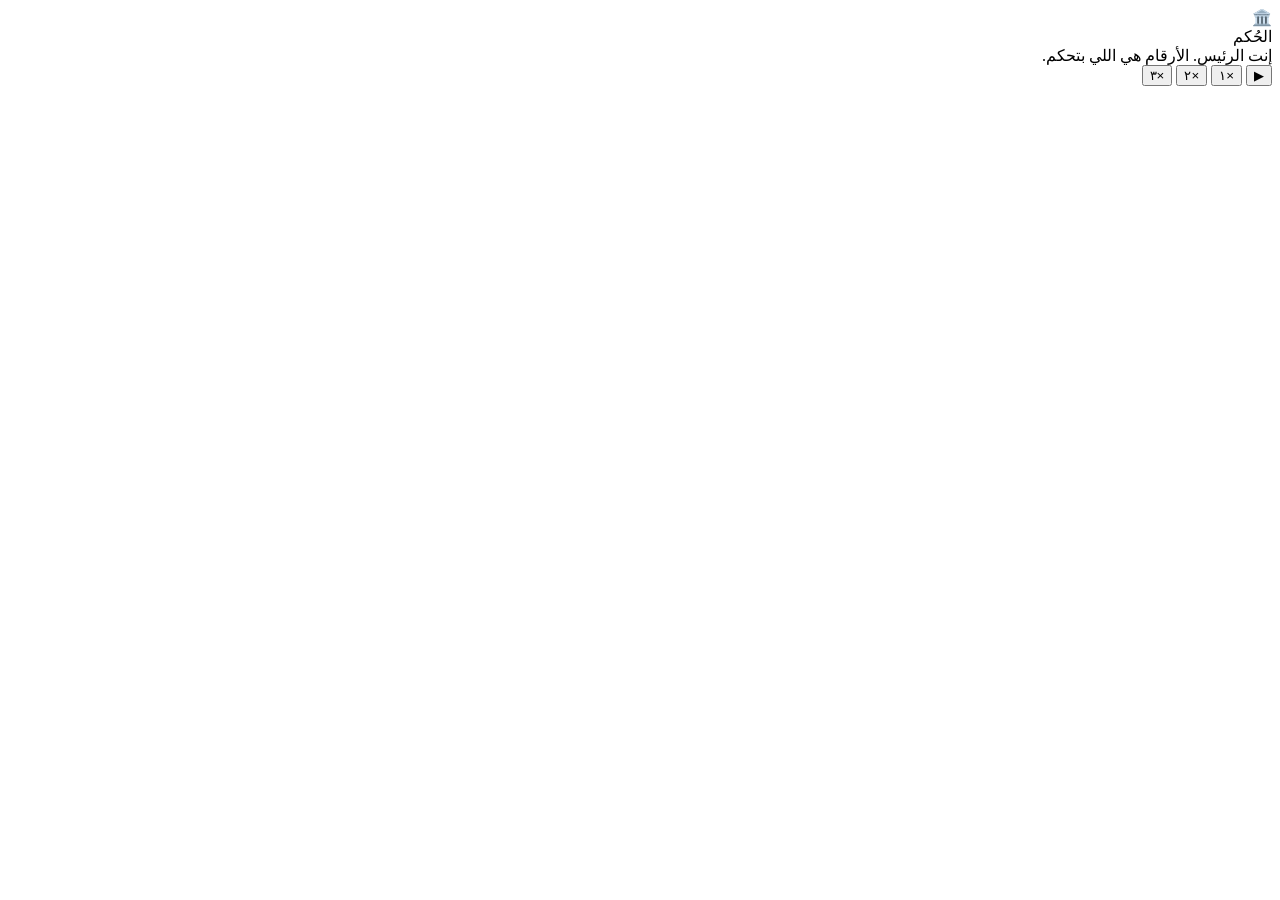
<file: game/src/index.html>
<!DOCTYPE html>
<html lang="ar" dir="rtl">
<head>
<meta charset="utf-8">
<meta name="viewport" content="width=device-width,initial-scale=1,viewport-fit=cover,user-scalable=no">
<meta name="theme-color" content="#141922">
<meta name="mobile-web-app-capable" content="yes">
<meta name="apple-mobile-web-app-status-bar-style" content="black-translucent">
<title>الحُكم</title>
<style>__STYLE__</style>
</head>
<body>
<div id="artdefs"></div>
<div id="app">

  <!-- The first thing the app shows. The setup wizard now sits behind it. -->
  <div class="menu" id="menu">
    <div class="mhead">
      <div class="mlogo">🏛️</div>
      <div class="mname">الحُكم</div>
      <div class="mline">إنت الرئيس. الأرقام هي اللي بتحكم.</div>
    </div>
    <div class="mbody" id="menuBody"></div>
  </div>

  <div class="setup hidden" id="setup">
    <div class="steps" id="steps"></div>
    <div class="body" id="setupBody"></div>
    <div class="foot" id="setupFoot"></div>
  </div>

  <div class="game hidden" id="game">
    <div class="top">
      <div class="trow">
        <div class="date" id="date"></div>
        <div class="clock">
          <button class="cbtn" id="pp" data-clock="pp">▶</button>
          <button class="cbtn" id="sp0" data-clock="0">×١</button>
          <button class="cbtn" id="sp1" data-clock="1">×٢</button>
          <button class="cbtn" id="sp2" data-clock="2">×٣</button>
        </div>
      </div>
      <div class="who" id="who"></div>
      <div class="meters" id="meters"></div>
    </div>
    <div class="view" id="view"></div>
    <div class="nav" id="nav"></div>
  </div>

</div>
<div class="ovl hidden" id="ovl"></div>
<!-- The situation card. Deliberately NOT inside #ovl: the overlay is the
     dismissible layer, and this one must not be dismissible by anything. -->
<div class="sit hidden" id="sit"></div>
<div class="toast" id="toast"></div>
<script>__ART__</script>
<script>__ENGINE__</script>
<script>__UI__</script>
</body>
</html>
</file>
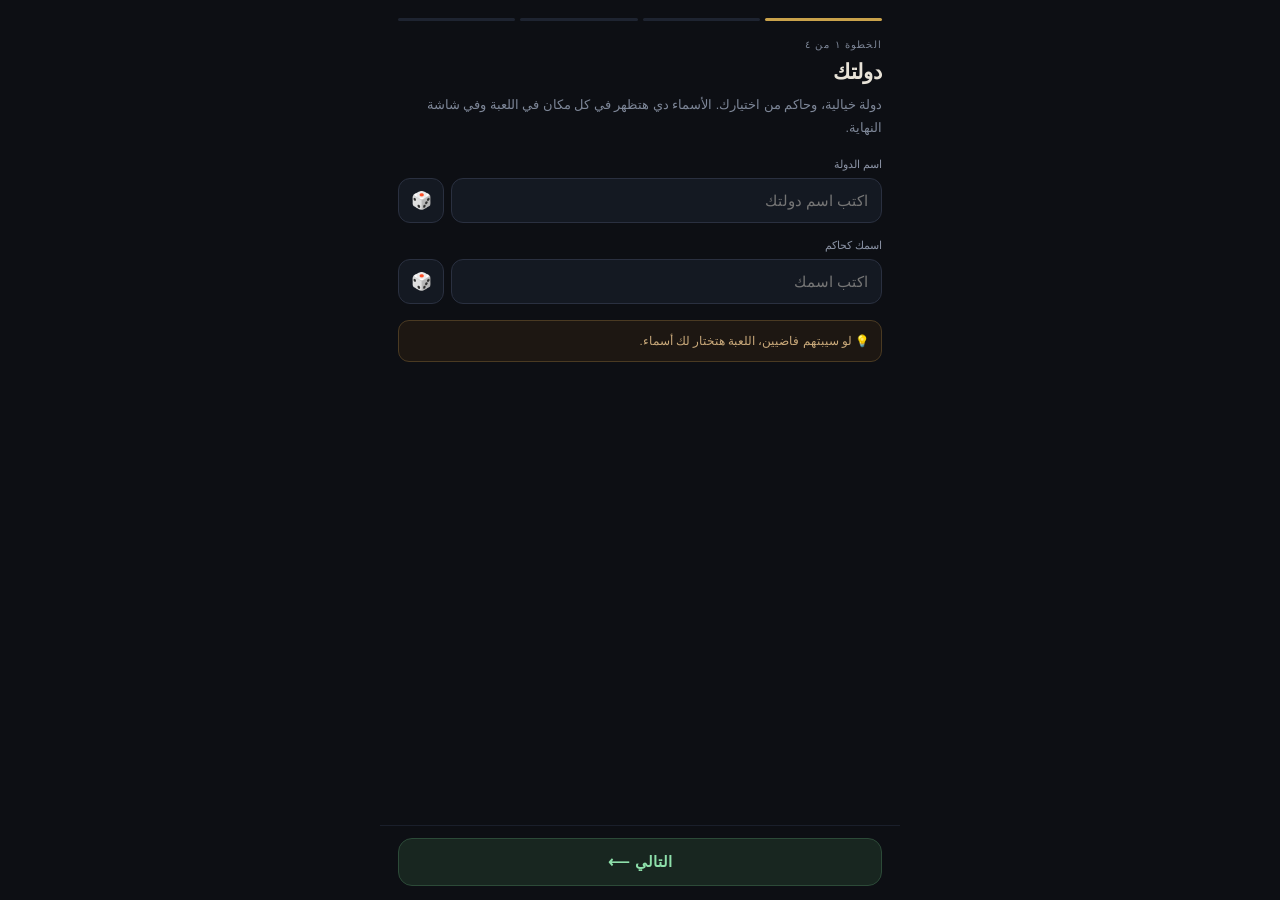
<file: repo/game/index.html>
<!DOCTYPE html>
<html lang="ar" dir="rtl">
<head>
<meta charset="utf-8">
<meta name="viewport" content="width=device-width,initial-scale=1,viewport-fit=cover,user-scalable=no">
<meta name="theme-color" content="#0d0f14">
<title>الحُكم</title>
<style>/* One dark theme only: this is a game screen, not a document. Every colour is
   explicit so it never borrows anything from the host page. */
:root{
  --bg:#0d0f14; --panel:#141922; --panel2:#1a1f2b; --line:#232a38; --line2:#2a3040;
  --ink:#e8e3d8; --dim:#7d8697; --dim2:#5d667a;
  --gold:#e8c87a; --gold2:#c9a24b;
  --good:#68d094; --warn:#e8c87a; --bad:#e07575; --info:#6fa8e0;
}
*{box-sizing:border-box;margin:0;padding:0;-webkit-tap-highlight-color:transparent}
html,body{height:100%}
body{
  background:var(--bg); color:var(--ink);
  font-family:'Segoe UI',Tahoma,Arial,sans-serif;
  direction:rtl; text-align:right;
  overscroll-behavior:none; -webkit-user-select:none; user-select:none;
}
#app{max-width:520px;margin:0 auto;height:100dvh;display:flex;flex-direction:column;overflow:hidden}
button{font-family:inherit;cursor:pointer;color:inherit}
.hidden{display:none!important}

/* ---------------------------------------------------------------- setup */
.setup{flex:1;display:flex;flex-direction:column;overflow:hidden}
.setup .steps{display:flex;gap:5px;padding:18px 18px 12px;flex:none}
.setup .sp{flex:1;height:3px;background:#1e2431;border-radius:2px;transition:background .3s}
.setup .sp.on{background:var(--gold2)} .setup .sp.done{background:#3d6b52}
.setup .body{flex:1;overflow-y:auto;padding:6px 18px 18px}
.setup .foot{padding:12px 18px calc(14px + env(safe-area-inset-bottom));flex:none;
  border-top:1px solid var(--panel2);display:flex;gap:8px}
.eyebrow{font-size:10px;color:var(--dim);letter-spacing:.12em;margin-bottom:6px}
h1{font-size:21px;font-weight:700;line-height:1.5;margin-bottom:6px}
.lede{font-size:12.5px;color:var(--dim);line-height:1.85;margin-bottom:18px}
.field{margin-bottom:16px}
.field label{display:block;font-size:11px;color:#8b93a5;margin-bottom:7px}
.field .wrap{display:flex;gap:7px}
input{flex:1;background:var(--panel);border:1px solid var(--line2);border-radius:12px;
  padding:13px;color:var(--ink);font-family:inherit;font-size:15px;text-align:right;
  -webkit-user-select:text;user-select:text}
input:focus{outline:none;border-color:var(--gold2)}
.dice{flex:0 0 46px;background:var(--panel);border:1px solid var(--line2);border-radius:12px;
  color:var(--gold2);font-size:17px}
.opt{width:100%;text-align:right;background:var(--panel);border:1px solid var(--line);
  border-radius:15px;padding:14px;margin-bottom:9px;transition:border-color .15s,background .15s}
.opt.sel{border-color:var(--gold2);background:#191f29}
.opt .hd{display:flex;align-items:center;gap:9px;margin-bottom:3px}
.opt .ic{font-size:20px} .opt .nm{font-size:15.5px;font-weight:700;flex:1}
.opt .tag{font-size:9.5px;color:var(--dim);border:1px solid var(--line2);border-radius:20px;padding:2px 8px}
.opt.sel .tag{color:var(--gold);border-color:#4a3f22}
.opt .ds{font-size:11.5px;color:#8b93a5;line-height:1.85;margin-top:6px}
.opt .detail{max-height:0;overflow:hidden;transition:max-height .28s ease}
.opt.sel .detail{max-height:400px}
.lst{margin-top:11px;padding-top:10px;border-top:1px solid var(--line)}
.li{font-size:11.5px;line-height:1.8;display:flex;gap:7px;margin-bottom:5px}
.li b{flex:none;font-weight:400}
.good b{color:var(--good)} .bad b{color:var(--bad)}
.feel{font-size:11px;color:var(--gold2);margin-top:10px;font-style:italic}
.btn{flex:1;padding:14px;border-radius:14px;border:1px solid #2c4a38;background:#182620;
  color:#8ee0ab;font-size:15px;font-weight:700}
.btn[disabled]{opacity:.35}
.btn.ghost{flex:0 0 92px;background:var(--panel);border-color:var(--line2);color:var(--dim);
  font-weight:400;font-size:13px}
.btn:active:not([disabled]){transform:scale(.98)}
.sum{background:var(--panel);border:1px solid var(--line);border-radius:15px;padding:14px;margin-bottom:9px}
.srow{display:flex;justify-content:space-between;align-items:baseline;padding:6px 0;font-size:13px}
.srow .v{font-variant-numeric:tabular-nums;font-weight:700}
.srow .d{font-size:10.5px;margin-right:6px}
.up{color:var(--good)} .dn{color:var(--bad)}
.flag{background:#1d1712;border:1px solid #4a3a22;border-radius:11px;padding:10px 12px;
  font-size:11.5px;line-height:1.8;color:#c9a97a;margin-bottom:8px}
.title{background:linear-gradient(180deg,#1e2431,#171c26);border:1px solid #2e3648;border-radius:16px;
  padding:18px 14px;text-align:center;margin-bottom:12px}
.title .cn{font-size:19px;font-weight:700;margin-bottom:4px}
.title .rn{font-size:12px;color:var(--gold)}

/* ---------------------------------------------------------------- game */
.game{flex:1;display:flex;flex-direction:column;overflow:hidden}
.top{padding:calc(10px + env(safe-area-inset-top)) 13px 9px;border-bottom:1px solid #1e2431;
  background:var(--panel);flex:none}
.trow{display:flex;justify-content:space-between;align-items:center;margin-bottom:5px;gap:8px}
.date{font-size:12px;color:#8b93a5;white-space:nowrap}
.date b{color:var(--gold);font-size:14px;font-variant-numeric:tabular-nums}
.who{font-size:10.5px;color:var(--dim2);overflow:hidden;text-overflow:ellipsis;
  white-space:nowrap;margin-bottom:9px}
.clock{display:flex;gap:4px;flex:none}
.cbtn{background:var(--panel2);border:1px solid var(--line2);color:#8b93a5;border-radius:7px;
  padding:4px 8px;font-size:11px;min-width:30px}
.cbtn.on{background:#1e2a22;border-color:#2c4a38;color:#8ee0ab}
.meters{display:grid;grid-template-columns:repeat(4,1fr);gap:7px}
.mtr{text-align:center}
.mtr .lb{font-size:8.5px;color:var(--dim);display:block;margin-bottom:3px}
.mtr .vl{font-size:13px;font-weight:700;font-variant-numeric:tabular-nums;display:block;margin-bottom:3px}
.mtr .bar{height:3px;background:#0d1017;border-radius:2px;overflow:hidden}
.mtr .fl{height:100%;border-radius:2px;transition:width .4s,background .4s}
.mtr.danger{animation:pulse 1.3s infinite}
@keyframes pulse{0%,100%{opacity:1}50%{opacity:.55}}
.view{flex:1;overflow-y:auto;-webkit-overflow-scrolling:touch}
.band{position:relative;height:132px;overflow:hidden;background:var(--bg)}
.band svg{position:absolute;inset:0;width:100%;height:100%;display:block}
.band .ttl{position:absolute;right:14px;bottom:11px;font-size:17px;font-weight:700;
  letter-spacing:.01em;text-shadow:0 2px 12px rgba(0,0,0,.9)}
.band .sub{position:absolute;right:14px;bottom:-2px;font-size:10px;color:var(--dim);
  text-shadow:0 1px 8px rgba(0,0,0,.9)}
.pad{padding:14px}
.nav{display:grid;grid-template-columns:repeat(5,1fr);border-top:1px solid #1e2431;
  background:var(--panel);flex:none;padding-bottom:env(safe-area-inset-bottom)}
.nav button{background:none;border:0;padding:9px 2px 11px;color:var(--dim2);font-size:9px;
  display:flex;flex-direction:column;align-items:center;gap:4px}
.nav button i{font-style:normal;font-size:17px;opacity:.5}
.nav button.on{color:var(--gold)} .nav button.on i{opacity:1}
.soon{background:var(--panel);border:1px dashed #3a4457;border-radius:14px;padding:22px 16px;text-align:center}
.soon .ic{font-size:30px;display:block;margin-bottom:10px;opacity:.8}
.soon h3{font-size:15px;margin-bottom:7px}
.soon p{font-size:12px;color:var(--dim);line-height:1.9;max-width:34ch;margin:0 auto}
.soon .item{display:inline-block;margin-top:12px;font-size:10.5px;color:var(--gold2);
  border:1px solid #4a3f22;border-radius:20px;padding:3px 11px}
.card{background:var(--panel);border:1px solid var(--line);border-radius:13px;padding:13px;margin-bottom:9px}
.card h3{font-size:14px;margin-bottom:8px}
.krow{display:flex;justify-content:space-between;padding:5px 0;font-size:13px;color:#9aa3b6}
.krow b{color:var(--ink);font-variant-numeric:tabular-nums}
.log{font-size:11.5px;color:var(--dim);line-height:1.9;border-right:2px solid var(--line2);
  padding-right:10px;margin-bottom:7px}

/* ------------------------------------------------------- services screen */
.gfilter{display:flex;gap:5px;overflow-x:auto;margin-bottom:11px;padding-bottom:3px;
  scrollbar-width:none}
.gfilter::-webkit-scrollbar{display:none}
.gf{background:var(--panel);border:1px solid var(--line);color:var(--dim);border-radius:20px;
  padding:6px 12px;font-size:11.5px;white-space:nowrap;font-family:inherit;flex:none}
.gf.on{background:#1e2532;border-color:#3a4457;color:var(--gold)}
.gf b{font-variant-numeric:tabular-nums;margin-right:5px}

.svc{background:var(--panel);border:1px solid var(--line);border-radius:13px;
  padding:12px;margin-bottom:8px}
.svc .top1{display:flex;align-items:center;gap:9px}
.svc .ico{font-size:17px;width:22px;text-align:center;flex:none}
.svc .nm2{flex:1;font-size:13.5px}
.svc .cost{font-size:10.5px;color:var(--dim);display:block;margin-top:2px}
.svc .lvl{font-size:15px;font-weight:700;font-variant-numeric:tabular-nums;flex:none}
.two2{display:flex;gap:7px;margin-top:8px}
.two2>div{flex:1}
.two2 .lb2{font-size:8.5px;color:var(--dim2);display:block;margin-bottom:3px}
.bar2{height:4px;background:#0d1017;border-radius:3px;overflow:hidden}
.fl2{height:100%;border-radius:3px;transition:width .3s}
.ctl{display:flex;align-items:center;gap:9px;margin-top:10px}
.ctl input[type=range]{flex:1;accent-color:var(--gold2);height:22px}
.ctl .pctv{font-size:12px;font-variant-numeric:tabular-nums;width:44px;text-align:left;color:var(--gold)}
.build{flex:none;background:var(--panel2);border:1px solid #2c3f5a;color:#8fbde0;
  border-radius:9px;padding:6px 10px;font-size:11px;font-family:inherit}
.build[disabled]{opacity:.4;border-color:var(--line)}
.hint{font-size:10px;color:var(--dim2);margin-top:7px;line-height:1.7}

.queue{background:var(--panel);border:1px dashed #3a4457;border-radius:13px;padding:11px;margin-top:4px}
.queue h4{margin:0 0 8px}
.qi{display:flex;justify-content:space-between;font-size:12px;color:#b9b2a2;padding:4px 0}
.qi span:last-child{color:var(--gold);font-size:11px;font-variant-numeric:tabular-nums}
.qi .qsub{display:block;font-size:9.5px;color:var(--dim2);margin-top:2px}

.note2{background:#1d1712;border:1px solid #4a3a22;border-radius:11px;padding:10px 12px;
  font-size:11px;line-height:1.8;color:#c9a97a;margin-top:10px}

/* ------------------------------------------------------------- overlay */
.ovl{position:fixed;inset:0;background:rgba(5,7,11,.75);display:flex;align-items:flex-end;
  justify-content:center;z-index:20;padding:10px}
.ovl.hidden{display:none}
.sheet{width:100%;max-width:500px;background:#171c26;border:1px solid #2e3648;
  border-radius:20px;padding:17px 15px calc(15px + env(safe-area-inset-bottom));
  max-height:86vh;overflow-y:auto}
.sheet .sh{display:flex;align-items:center;gap:9px;margin-bottom:6px}
.sheet .sh .ic2{font-size:22px}
.sheet .sh .nm3{font-size:16px;font-weight:700;flex:1}
.sheet .x{color:var(--dim);font-size:20px;padding:0 6px;background:none;border:0}
.sheet .lede2{font-size:11.5px;color:var(--dim);line-height:1.85;margin-bottom:13px}
.pickg{width:100%;text-align:right;background:var(--panel2);border:1px solid var(--line2);
  border-radius:12px;padding:11px 12px;margin-bottom:7px;font-family:inherit;color:var(--ink)}
.pickg[disabled]{opacity:.45}
.pickg .r1{display:flex;justify-content:space-between;align-items:center}
.pickg .gn{font-size:13.5px}
.pickg .cv{font-size:12px;font-variant-numeric:tabular-nums}
.pickg .r2{font-size:10px;color:var(--dim2);margin-top:4px}
.calc2{background:#10141c;border:1px solid var(--line);border-radius:12px;padding:11px;
  margin-bottom:12px;font-size:12.5px}
.calc2 .cr2{display:flex;justify-content:space-between;padding:3px 0;color:#9aa3b6}
.calc2 .cr2 b{font-variant-numeric:tabular-nums;color:var(--ink)}
.warn2{color:var(--bad);font-size:11.5px;margin-top:9px;line-height:1.8}
.toast{position:fixed;bottom:78px;left:50%;transform:translateX(-50%);background:#1e2532;
  border:1px solid #3a4457;color:var(--ink);padding:11px 17px;border-radius:12px;font-size:12.5px;
  opacity:0;transition:opacity .3s;pointer-events:none;z-index:30;text-align:center;
  max-width:330px;line-height:1.7}
.toast.on{opacity:1}
</style>
</head>
<body>
<div id="artdefs"></div>
<div id="app">

  <div class="setup" id="setup">
    <div class="steps" id="steps"></div>
    <div class="body" id="setupBody"></div>
    <div class="foot" id="setupFoot"></div>
  </div>

  <div class="game hidden" id="game">
    <div class="top">
      <div class="trow">
        <div class="date" id="date"></div>
        <div class="clock">
          <button class="cbtn" id="pp" data-clock="pp">▶</button>
          <button class="cbtn" id="sp0" data-clock="0">×١</button>
          <button class="cbtn" id="sp1" data-clock="1">×٢</button>
          <button class="cbtn" id="sp2" data-clock="2">×٣</button>
        </div>
      </div>
      <div class="who" id="who"></div>
      <div class="meters" id="meters"></div>
    </div>
    <div class="view" id="view"></div>
    <div class="nav" id="nav"></div>
  </div>

</div>
<div class="ovl hidden" id="ovl"></div>
<div class="toast" id="toast"></div>
<script>/* ============================================================================
   Tab artwork — drawn in code, not photographed.

   Why SVG and not images: the game ships as one offline file, so every
   kilobyte of art is a kilobyte in the APK. These scenes cost almost nothing,
   stay sharp on any screen, and carry no licensing question. If real painted
   art replaces them later it drops into the same band with no other change.

   Each scene is a silhouette with one warm light source, so the five read as
   one place seen from five rooms. IDs are prefixed per scene because several
   of these end up in the same document.
   ========================================================================== */

var ART = {

  /* The office at night: the desk you decide from, and the lamp still on. */
  pres: '<svg viewBox="0 0 1200 400" preserveAspectRatio="xMidYMax slice" aria-hidden="true">'
    + '<defs>'
    + '<radialGradient id="pres-lamp" cx="50%" cy="50%" r="50%">'
    + '<stop offset="0%" stop-color="#e8c87a" stop-opacity=".55"/>'
    + '<stop offset="100%" stop-color="#e8c87a" stop-opacity="0"/></radialGradient>'
    + '<linearGradient id="pres-win" x1="0" y1="0" x2="0" y2="1">'
    + '<stop offset="0%" stop-color="#26324a"/><stop offset="100%" stop-color="#141c2c"/></linearGradient>'
    + '</defs>'
    + '<rect x="0" y="0" width="1200" height="400" fill="#10141c"/>'
    + '<rect x="360" y="30" width="480" height="250" rx="4" fill="url(#pres-win)" stroke="#2a3547" stroke-width="3"/>'
    + '<path d="M600,30 L600,280 M360,155 L840,155" stroke="#2a3547" stroke-width="3"/>'
    + '<circle cx="470" cy="90" r="3" fill="#8fa3c4" opacity=".7"/>'
    + '<circle cx="700" cy="70" r="2" fill="#8fa3c4" opacity=".5"/>'
    + '<circle cx="760" cy="120" r="2" fill="#8fa3c4" opacity=".45"/>'
    + '<rect x="150" y="240" width="120" height="140" fill="#161d2b"/>'
    + '<rect x="930" y="240" width="120" height="140" fill="#161d2b"/>'
    + '<circle cx="790" cy="268" r="95" fill="url(#pres-lamp)"/>'
    + '<rect x="520" y="215" width="120" height="90" rx="14" fill="#131924"/>'
    + '<rect x="240" y="300" width="720" height="22" rx="3" fill="#0d1017"/>'
    + '<rect x="268" y="322" width="16" height="58" fill="#0d1017"/>'
    + '<rect x="916" y="322" width="16" height="58" fill="#0d1017"/>'
    + '<rect x="620" y="286" width="86" height="14" rx="2" fill="#1d2534"/>'
    + '<rect x="636" y="278" width="70" height="10" rx="2" fill="#222b3c"/>'
    + '<rect x="782" y="262" width="12" height="38" fill="#1d2534"/>'
    + '<path d="M760,262 L816,262 L800,236 L776,236 Z" fill="#2a3446"/>'
    + '<rect x="0" y="0" width="1200" height="400" fill="url(#fade-down)"/>'
    + '</svg>',

  /* The vault: mostly empty shelves, and a door that takes two people to open. */
  treas: '<svg viewBox="0 0 1200 400" preserveAspectRatio="xMidYMax slice" aria-hidden="true">'
    + '<defs><linearGradient id="treas-shaft" x1="0" y1="0" x2="0" y2="1">'
    + '<stop offset="0%" stop-color="#e8c87a" stop-opacity=".22"/>'
    + '<stop offset="100%" stop-color="#e8c87a" stop-opacity="0"/></linearGradient></defs>'
    + '<rect x="0" y="0" width="1200" height="400" fill="#10141c"/>'
    + '<path d="M520,0 L700,0 L800,400 L400,400 Z" fill="url(#treas-shaft)"/>'
    + '<rect x="60" y="120" width="230" height="12" fill="#1a2130"/>'
    + '<rect x="60" y="230" width="230" height="12" fill="#1a2130"/>'
    + '<rect x="60" y="340" width="230" height="12" fill="#1a2130"/>'
    + '<rect x="86" y="78" width="52" height="42" fill="#161d2b"/>'
    + '<rect x="152" y="92" width="40" height="28" fill="#141a26"/>'
    + '<rect x="86" y="196" width="46" height="34" fill="#161d2b"/>'
    + '<rect x="910" y="120" width="230" height="12" fill="#1a2130"/>'
    + '<rect x="910" y="230" width="230" height="12" fill="#1a2130"/>'
    + '<rect x="910" y="340" width="230" height="12" fill="#1a2130"/>'
    + '<rect x="1042" y="82" width="54" height="38" fill="#161d2b"/>'
    + '<circle cx="600" cy="215" r="148" fill="#141a26" stroke="#28313f" stroke-width="10"/>'
    + '<circle cx="600" cy="215" r="112" fill="none" stroke="#222b38" stroke-width="6"/>'
    + '<circle cx="600" cy="215" r="74" fill="none" stroke="#1d2532" stroke-width="4"/>'
    + '<path d="M600,141 L600,289 M526,215 L674,215 M548,163 L652,267 M652,163 L548,267" stroke="#242d3b" stroke-width="6"/>'
    + '<circle cx="600" cy="215" r="30" fill="#1a2130" stroke="#8a6f32" stroke-width="4"/>'
    + '<circle cx="600" cy="215" r="9" fill="#e8c87a" opacity=".65"/>'
    + '<rect x="0" y="0" width="1200" height="400" fill="url(#fade-down)"/>'
    + '</svg>',

  /* The city you are responsible for: half built, half neglected. */
  serv: '<svg viewBox="0 0 1200 400" preserveAspectRatio="xMidYMax slice" aria-hidden="true">'
    + '<rect x="0" y="0" width="1200" height="400" fill="#10141c"/>'
    + '<circle cx="960" cy="110" r="52" fill="#e8c87a" opacity=".13"/>'
    + '<rect x="40" y="250" width="90" height="150" fill="#161d2b"/>'
    + '<rect x="140" y="200" width="70" height="200" fill="#131a26"/>'
    + '<rect x="220" y="280" width="110" height="120" fill="#171e2c"/>'
    + '<rect x="700" y="230" width="80" height="170" fill="#131a26"/>'
    + '<rect x="790" y="290" width="120" height="110" fill="#161d2b"/>'
    + '<rect x="1080" y="240" width="90" height="160" fill="#141b28"/>'
    + '<rect x="158" y="222" width="12" height="16" fill="#e8c87a" opacity=".5"/>'
    + '<rect x="182" y="266" width="12" height="16" fill="#e8c87a" opacity=".28"/>'
    + '<rect x="716" y="252" width="12" height="16" fill="#e8c87a" opacity=".42"/>'
    + '<rect x="1100" y="268" width="12" height="16" fill="#e8c87a" opacity=".3"/>'
    + '<ellipse cx="420" cy="176" rx="76" ry="34" fill="#1b2331"/>'
    + '<rect x="344" y="176" width="152" height="26" fill="#1b2331"/>'
    + '<path d="M362,202 L392,400 M478,202 L448,400 M420,202 L420,400" stroke="#151c28" stroke-width="9"/>'
    + '<path d="M568,400 L600,120 L632,400 M578,320 L622,320 M586,250 L614,250" stroke="#222b3a" stroke-width="7" fill="none"/>'
    + '<path d="M600,150 L360,196 M600,150 L900,180" stroke="#1d2634" stroke-width="3"/>'
    + '<path d="M980,400 L980,150 L1120,150" stroke="#2a3446" stroke-width="8" fill="none"/>'
    + '<path d="M1096,150 L1096,206" stroke="#2a3446" stroke-width="4"/>'
    + '<rect x="1074" y="206" width="44" height="30" fill="#222b3a"/>'
    + '<rect x="0" y="0" width="1200" height="400" fill="url(#fade-down)"/>'
    + '</svg>',

  /* The cabinet room: a long table, and everyone waiting for you to speak. */
  govt: '<svg viewBox="0 0 1200 400" preserveAspectRatio="xMidYMax slice" aria-hidden="true">'
    + '<defs><linearGradient id="govt-door" x1="0" y1="0" x2="0" y2="1">'
    + '<stop offset="0%" stop-color="#1b2231"/><stop offset="100%" stop-color="#141a26"/></linearGradient></defs>'
    + '<rect x="0" y="0" width="1200" height="400" fill="#10141c"/>'
    + '<rect x="0" y="250" width="1200" height="150" fill="#0e1219"/>'
    + '<rect x="500" y="60" width="200" height="196" rx="3" fill="url(#govt-door)" stroke="#28313f" stroke-width="4"/>'
    + '<path d="M600,60 L600,256" stroke="#28313f" stroke-width="4"/>'
    + '<rect x="504" y="244" width="192" height="12" fill="#e8c87a" opacity=".3"/>'
    + '<circle cx="576" cy="164" r="5" fill="#8a6f32"/>'
    + '<circle cx="624" cy="164" r="5" fill="#8a6f32"/>'
    + '<path d="M470,400 L545,232 L655,232 L730,400 Z" fill="#212b3d" stroke="#33415a" stroke-width="3"/>'
    + '<rect x="330" y="286" width="72" height="58" rx="10" fill="#1e2635"/>'
    + '<rect x="250" y="320" width="80" height="64" rx="11" fill="#1a2130"/>'
    + '<rect x="420" y="252" width="60" height="48" rx="9" fill="#222b3c"/>'
    + '<rect x="798" y="286" width="72" height="58" rx="10" fill="#1e2635"/>'
    + '<rect x="870" y="320" width="80" height="64" rx="11" fill="#1a2130"/>'
    + '<rect x="720" y="252" width="60" height="48" rx="9" fill="#222b3c"/>'
    + '<rect x="560" y="196" width="80" height="40" rx="8" fill="#1b2331"/>'
    + '<rect x="512" y="300" width="60" height="9" rx="2" fill="#1f2837"/>'
    + '<rect x="628" y="300" width="60" height="9" rx="2" fill="#1f2837"/>'
    + '<rect x="0" y="0" width="1200" height="400" fill="url(#fade-down)"/>'
    + '</svg>',

  /* The chamber: empty benches are louder than full ones. */
  pol: '<svg viewBox="0 0 1200 400" preserveAspectRatio="xMidYMax slice" aria-hidden="true">'
    + '<rect x="0" y="0" width="1200" height="400" fill="#10141c"/>'
    + '<rect x="230" y="0" width="90" height="180" fill="#26304a"/>'
    + '<path d="M230,180 L275,206 L320,180 Z" fill="#26304a"/>'
    + '<rect x="880" y="0" width="90" height="180" fill="#222b40"/>'
    + '<path d="M880,180 L925,206 L970,180 Z" fill="#222b40"/>'
    + '<rect x="556" y="0" width="88" height="150" fill="#2d3854"/>'
    + '<path d="M556,150 L600,176 L644,150 Z" fill="#2d3854"/>'
    + '<path d="M120,400 Q600,300 1080,400" fill="none" stroke="#263145" stroke-width="26"/>'
    + '<path d="M60,400 Q600,268 1140,400" fill="none" stroke="#202939" stroke-width="24"/>'
    + '<path d="M10,400 Q600,236 1190,400" fill="none" stroke="#1a2230" stroke-width="22"/>'
    + '<rect x="540" y="286" width="120" height="70" rx="6" fill="#1d2533" stroke="#2a3446" stroke-width="3"/>'
    + '<rect x="566" y="262" width="68" height="26" rx="4" fill="#222b3a"/>'
    + '<circle cx="600" cy="248" r="34" fill="#e8c87a" opacity=".12"/>'
    + '<rect x="0" y="0" width="1200" height="400" fill="url(#fade-down)"/>'
    + '</svg>'
};

/* One shared fade so the art dissolves into the panel instead of ending at a
   hard edge — and so the tab title stays readable on top of it. */
var ART_DEFS = '<svg width="0" height="0" style="position:absolute" aria-hidden="true"><defs>'
  + '<linearGradient id="fade-down" x1="0" y1="0" x2="0" y2="1">'
  + '<stop offset="0%" stop-color="#0d0f14" stop-opacity=".10"/>'
  + '<stop offset="52%" stop-color="#0d0f14" stop-opacity=".26"/>'
  + '<stop offset="80%" stop-color="#0d0f14" stop-opacity=".58"/>'
  + '<stop offset="100%" stop-color="#0d0f14" stop-opacity=".94"/>'
  + '</linearGradient></defs></svg>';
</script>
<script>/* ============================================================================
   The engine. No DOM here — only state and rules.

   This file is the ONLY place the rules of the game exist. The screens read it,
   and the balance simulator (tools/simulate.js) runs this exact code with
   scripted players. That is deliberate: when a simulator has its own copy of
   the rules, it eventually tests a game nobody is playing.

   No number is written here. Everything comes from data/balance.json, baked in
   at build time as BALANCE.
   ========================================================================== */

var BALANCE = {"_note": "كل الفلوس بالمليون. كل المؤشرات من 0 إلى 100 إلا التضخم (نسبة سنوية).", "start": {"treasury": 2400, "inflation": 6.0, "tax_rate": 20, "utility_price": 50, "food_subsidy": 60, "budget_pct": 118, "minister_competence": 65, "admin_salaries": 180, "population_millions": 12.0}, "governorates": {"capital": {"name": "العاصمة", "population": 4.2, "wealth": 1.3, "youth": 0.85, "facilities": {"water": 27, "power": 18, "sewage": 18, "health": 36, "edu": 45, "police": 54, "fire": 36}}, "industrial": {"name": "الصناعية", "population": 2.4, "wealth": 1.1, "youth": 1.0, "facilities": {"water": 18, "power": 9, "sewage": 9, "health": 18, "edu": 27, "police": 27, "fire": 18}}, "agri": {"name": "الزراعية", "population": 2.2, "wealth": 0.8, "youth": 1.05, "facilities": {"water": 9, "power": 9, "sewage": 9, "health": 18, "edu": 18, "police": 18, "fire": 18}}, "south": {"name": "الجنوب", "population": 2.6, "wealth": 0.6, "youth": 1.35, "facilities": {"water": 9, "power": 9, "sewage": 9, "health": 9, "edu": 27, "police": 27, "fire": 9}}, "border": {"name": "الحدودية", "population": 0.6, "wealth": 0.75, "youth": 1.0, "facilities": {"water": 9, "power": 9, "sewage": 0, "health": 9, "edu": 9, "police": 9, "fire": 9}}}, "services": {"water": {"name": "المياه", "serves_millions": 0.167, "monthly_ask": 60, "build_cost": 58, "build_months": 6, "adds_monthly": 1.0, "approval_weight": 0.16}, "power": {"name": "الكهربا", "serves_millions": 0.2, "monthly_ask": 105, "build_cost": 100, "build_months": 11, "adds_monthly": 1.77, "approval_weight": 0.15}, "sewage": {"name": "الصرف", "serves_millions": 0.223, "monthly_ask": 45, "build_cost": 68, "build_months": 9, "adds_monthly": 0.9, "approval_weight": 0.11}, "health": {"name": "الصحة", "serves_millions": 0.11, "monthly_ask": 82, "build_cost": 44, "build_months": 8, "adds_monthly": 0.77, "approval_weight": 0.17}, "edu": {"name": "التعليم", "serves_millions": 0.067, "monthly_ask": 95, "build_cost": 20, "build_months": 4, "adds_monthly": 0.67, "approval_weight": 0.14}, "police": {"name": "الشرطة", "serves_millions": 0.057, "monthly_ask": 58, "build_cost": 17, "build_months": 3, "adds_monthly": 0.57, "approval_weight": 0.15}, "fire": {"name": "الإسعاف", "serves_millions": 0.057, "monthly_ask": 35, "build_cost": 13, "build_months": 3, "adds_monthly": 0.43, "approval_weight": 0.12}}, "income": {"income_tax_coef": 2.3, "corporate_tax_coef": 33.0, "utility_bills_coef": 22.0, "formula": "الدخل = مؤشر الأسعار × (سكان×2.30×الضريبة×كفاءة المالية + سكان×33×(الكهربا÷60)×كفاءة المالية + سكان×22×(سعر الفواتير÷50))", "tax_free_below": 18}, "food": {"agri_yield": 11.0, "world_price": 28, "consumption_per_million": 1.0, "price_smoothing": 0.55, "formula": "الإنتاج = 11 × (مستوى مياه الزراعية ÷ 60) · العجز = السكان − الإنتاج", "price_base": 50, "price_gap_coef": 6.0, "price_inflation_coef": 0.9, "price_inflation_free_below": 6.0, "subsidy_coef": 0.22}, "inflation": {"monthly_decay": 0.08, "floor": 3.0, "deficit_penalty": 1.4, "collapse_at": 150.0, "pain_starts_above": 9.0, "pain_coef": 1.5, "print_350_adds": 2.2}, "mood": {"smoothing": 0.3, "stability_smoothing": 0.22, "tax_pain_coef": 1.6, "tax_pain_free_below": 18, "utility_pain_coef": 0.8, "food_pain_coef": 0.85, "approval_danger": 35, "stability_danger": 40, "boil_cap": 100, "boil_cooldown": 7, "boil_gain_coef": 0.8, "boil_gain_base": 3.0, "settle_months": 25}, "population": {"monthly_growth_base": 0.0018, "health_penalty_coef": 0.001}, "deficit": {"operating_multiplier": 0.55, "decay_multiplier": 2.0}, "projects": {"monthly_cost_each": 9}, "stability": {"base": 74, "opposition_threshold": 55, "opposition_coef": 0.8, "inflation_coef": 0.6, "smoothing": 0.22}};
var SETUP   = {"government_types": [{"id": "monarchy", "ic": "👑", "nm": "ملكي", "tag": "الشرعية موروثة", "desc": "إنت ملك. الناس مش لازم تحبك عشان تفضل في الكرسي — بس تغيير أي حاجة صعب.", "mods": {"stability": 12, "ap": -1}, "good": ["ثبات سياسي بيبدأ أعلى بـ١٢", "الغليان بيتراكم أبطأ ١٥٪", "العزل محتاج أزمة أكبر بكتير"], "bad": ["طاقة قرارات أقل (٥) — البلاط والتقاليد بيقيدوك", "الشباب والحزب الحديث بيبدأوا غاضبين", "عزل أي وزير بيكلف ثبات ×١.٥"], "feel": "لعبة بطيئة ومستقرة. بتعيش طويل، بس بتتحرك ببطء."}, {"id": "republic", "ic": "🗳️", "nm": "جمهوري", "tag": "شرعيتك من الصندوق", "desc": "دولة بمؤسسات. الجهاز بيشتغل أحسن — بس فيه انتخابات كل ٤ سنين، والرضا وقتها هو كل حاجة.", "mods": {"competence": 4}, "good": ["كفاءة الوزرا +٤ — التعيين مؤسسي مش مزاجي", "دخل الضرايب +٨٪ (جهاز تحصيل منظم)", "الفضيحة الواحدة مش بتوديك — المؤسسات بتمتص"], "bad": ["🗳️ انتخابات كل ٤ سنين — رضاك تحت ٤٠ يوم الانتخابات = خرجت", "نفوذ الأحزاب +١٥٪", "الإعلام أحر → الفضايح بتنتشر أسرع"], "feel": "لعبة بإيقاع. أربع سنين شغل، وامتحان."}, {"id": "dictator", "ic": "🎖️", "nm": "ديكتاتوري", "tag": "شرعيتك من الجيش", "desc": "كل السلطة في إيدك. الأحزاب ضعيفة والإعلام مقموع — والجيش هو الحاجة الوحيدة اللي بتخاف منها.", "mods": {"ap": 2, "approval": -10}, "good": ["طاقة قرارات ٨ — تعمل اللي إنت عايزه", "القمع بينجح أكتر ٣٠٪", "نفوذ الأحزاب −٤٠٪", "احتمال الفضيحة ×٠.٦ — الإعلام مقفول"], "bad": ["الرضا بيبدأ −١٠ وبينزل لوحده كل شهر", "دخل الشركات −١٥٪ — مفيش استثمار", "⚠️ لو رضا الجيش نزل تحت ٣٠ → انقلاب فوري ونهاية تالتة"], "feel": "لعبة قوة وخوف. بتقدر على كل حاجة إلا حاجة واحدة."}], "society_types": [{"id": "conservative", "ic": "🕌", "nm": "مجتمع محافظ", "tag": "بطيء ومستقر", "desc": "مجتمع متماسك بيقدّر الاستقرار. بيسامحك كتير — لو ما حاولتش تغيّره.", "mods": {"stability": 8}, "good": ["ثبات +٨", "الغليان بيتراكم أبطأ ١٥٪", "كتلة المتدينين أكبر — ولو راضية بتهدّي الباقي"], "bad": ["كل إصلاح كبير بيكلف ضعف الرضا", "التعليم أثره على الاقتصاد أقل ٢٠٪"]}, {"id": "open", "ic": "🏙️", "nm": "مجتمع مدني منفتح", "tag": "بينمو وبيراقب", "desc": "مجتمع متعلم وبيتحرك بسرعة. بيبني لك اقتصاد قوي — وبيمسك عليك كل غلطة.", "mods": {"competence": 3}, "good": ["التعليم أثره +٣٠٪ على الدخل طويل المدى", "دخل الشركات +١٢٪", "كفاءة الوزرا +٣"], "bad": ["الفضيحة بتنتشر ×١.٥ — الإعلام حر", "كتلة الشباب أكبر وبتنزل الشارع أسرع"]}, {"id": "tribal", "ic": "🪶", "nm": "مجتمع قبلي عشائري", "tag": "ولاء بدل كفاءة", "desc": "الولاء هنا أهم من الشهادة. رجالتك مخلصين لك — ومش شاطرين.", "mods": {"loyalty": 15, "competence": -6}, "good": ["ولاء الوزرا بيبدأ +١٥", "رشوة الجيش أرخص ٣٠٪", "المحافظات البعيدة أهدى"], "bad": ["كفاءة الوزرا −٦ — محسوبية", "لو بنيت في محافظة كتير، الباقيين بيغاروا ورضاهم ينزل"]}, {"id": "divided", "ic": "⚡", "nm": "مجتمع منقسم", "tag": "صعب — للمرة التانية", "desc": "مجتمع مشقوق لنصين. خصومك مش متفقين على حاجة — ولا شعبك كمان.", "mods": {"approval": -6}, "good": ["الأحزاب مش بتتحد ضدك", "تقدر تلعب طرف ضد طرف — التفاوض أرخص"], "bad": ["كل أزمة بتكبر ×١.٤", "الرضا بيبدأ −٦ والغليان بيتراكم أسرع"]}], "base_start": {"approval": 52, "stability": 68, "treasury": 2400, "ap": 6, "inflation": 6.0, "competence": 65, "loyalty": 65}, "suggested_country_names": ["جمهورية النهر", "دولة السواحل", "بلاد الرمال", "اتحاد الوديان", "مملكة الشمال", "دولة المرتفعات", "بلاد النخيل"], "suggested_ruler_names": ["كريم عبد الحكم", "سليم الفارس", "عادل بن راشد", "نور الدين حلمي", "طارق العامري", "مراد الشريف"]};

/* Seconds of real time per in-game month. Slow is deliberately slow: the player
   should be able to read a screen before the month turns. */
var SPEEDS = [6.0, 3.0, 1.5];

var SERVICE_IDS = Object.keys(BALANCE.services);
var GOV_IDS = Object.keys(BALANCE.governorates);

function clamp(v, lo, hi) {
  lo = (lo === undefined) ? 0 : lo;
  hi = (hi === undefined) ? 100 : hi;
  return Math.max(lo, Math.min(hi, v));
}

/* ---------------------------------------------------------------- new game */

function newGame(choice) {
  var b = BALANCE.start, i, g, s;
  var S = {
    version: 2,
    country: choice.country,
    ruler: choice.ruler,
    govId: choice.gov.id,
    socId: choice.soc.id,

    month: 1, year: 1, totalMonths: 0,

    treasury: b.treasury,
    personal: 0,
    inflation: b.inflation,
    priceIndex: 1.0,

    tax: b.tax_rate,
    utilPrice: b.utility_price,
    subsidy: b.food_subsidy,

    approval: SETUP.base_start.approval,
    stability: SETUP.base_start.stability,
    boil: 0,
    ap: SETUP.base_start.ap,
    apMax: SETUP.base_start.ap,

    competence: SETUP.base_start.competence,   // the cabinet average, for now
    loyalty: SETUP.base_start.loyalty,
    finComp: b.minister_competence,

    pct: {},        // funding percentage per ministry — what the player sets
    ask: {},        // what each ministry asks for this month, in millions
    pop: {},        // population per governorate
    fac: {},        // facilities per governorate per service
    level: {},      // service level 0..100 per governorate per service
    govAppr: {},    // approval per governorate

    projects: [],
    foodPrice: BALANCE.food.price_base,
    lastMonth: null,   // the numbers behind the last tick, for the screens
    log: [],
    dead: null
  };

  for (i = 0; i < SERVICE_IDS.length; i++) {
    s = SERVICE_IDS[i];
    S.pct[s] = b.budget_pct;
    S.ask[s] = BALANCE.services[s].monthly_ask;
  }
  for (i = 0; i < GOV_IDS.length; i++) {
    g = GOV_IDS[i];
    S.pop[g] = BALANCE.governorates[g].population;
    S.fac[g] = {};
    S.level[g] = {};
    for (var j = 0; j < SERVICE_IDS.length; j++) {
      s = SERVICE_IDS[j];
      S.fac[g][s] = BALANCE.governorates[g].facilities[s];
      S.level[g][s] = 0;
    }
    S.govAppr[g] = SETUP.base_start.approval;
  }

  // Government and society are modifiers, never separate content. This is the
  // only place they touch the state.
  S.mods = {};
  [choice.gov, choice.soc].forEach(function (opt) {
    for (var k in opt.mods) {
      if (S[k] === undefined) continue;
      S[k] += opt.mods[k];
      S.mods[k] = (S.mods[k] || 0) + opt.mods[k];
    }
  });
  S.apMax = S.ap;
  S.approval = clamp(S.approval);
  S.stability = clamp(S.stability);
  for (i = 0; i < GOV_IDS.length; i++) S.govAppr[GOV_IDS[i]] = S.approval;

  // Let the services and the mood reach their resting values before the player
  // sees them, so nothing swings wildly on the very first month.
  for (i = 0; i < BALANCE.mood.settle_months; i++) {
    updateServices(S, false);
    updateMood(S);
  }
  return S;
}

/* ----------------------------------------------------------------- reading */

function totalPop(S) {
  var t = 0;
  for (var i = 0; i < GOV_IDS.length; i++) t += S.pop[GOV_IDS[i]];
  return t;
}

/* Funding is a percentage of the ministry's ask, multiplied by how much of each
   pound the minister actually delivers. 100% funding is never 100% operating. */
function operating(S, s) {
  return clamp(S.pct[s] * S.competence / 100);
}

function coverage(S, g, s) {
  return Math.min(1, S.fac[g][s] * BALANCE.services[s].serves_millions / S.pop[g]) * 100;
}

function nationalLevel(S, s) {
  var t = 0, p = totalPop(S);
  for (var i = 0; i < GOV_IDS.length; i++) t += S.level[GOV_IDS[i]][s] * S.pop[GOV_IDS[i]];
  return t / p;
}

function avgService(S) {
  var t = 0;
  for (var i = 0; i < SERVICE_IDS.length; i++) {
    t += nationalLevel(S, SERVICE_IDS[i]) * BALANCE.services[SERVICE_IDS[i]].approval_weight;
  }
  return t;
}

function govService(S, g) {
  var t = 0;
  for (var i = 0; i < SERVICE_IDS.length; i++) {
    t += S.level[g][SERVICE_IDS[i]] * BALANCE.services[SERVICE_IDS[i]].approval_weight;
  }
  return t;
}

/* The monthly bill for running what already exists. */
function runningCost(S) {
  var t = 0;
  for (var i = 0; i < SERVICE_IDS.length; i++) t += S.ask[SERVICE_IDS[i]] * S.pct[SERVICE_IDS[i]] / 100;
  return t * S.priceIndex;
}

function worstGovernorate(S) {
  var worst = GOV_IDS[0];
  for (var i = 1; i < GOV_IDS.length; i++) if (S.govAppr[GOV_IDS[i]] < S.govAppr[worst]) worst = GOV_IDS[i];
  return worst;
}

function danger(S) {
  return {
    approval: S.approval < BALANCE.mood.approval_danger,
    stability: S.stability < BALANCE.mood.stability_danger,
    inflation: S.inflation > BALANCE.inflation.pain_starts_above,
    treasury: S.treasury < 0
  };
}

function govOf(S) {
  for (var i = 0; i < SETUP.government_types.length; i++)
    if (SETUP.government_types[i].id === S.govId) return SETUP.government_types[i];
}
function socOf(S) {
  for (var i = 0; i < SETUP.society_types.length; i++)
    if (SETUP.society_types[i].id === S.socId) return SETUP.society_types[i];
}

/* ------------------------------------------------------------- the pieces */

function updateServices(S, deficit) {
  var d = BALANCE.deficit, m = BALANCE.mood.smoothing;
  for (var i = 0; i < SERVICE_IDS.length; i++) {
    var s = SERVICE_IDS[i];
    var op = operating(S, s) * (deficit ? d.operating_multiplier : 1);
    for (var j = 0; j < GOV_IDS.length; j++) {
      var g = GOV_IDS[j];
      var target = coverage(S, g, s) * op / 100;
      S.level[g][s] += (target - S.level[g][s]) * (m * (deficit ? d.decay_multiplier : 1));
    }
  }
}

/* Three sources of anger, three different speeds — services are slow, food is
   sharp, inflation creeps. Wealth divides the first two because a rich province
   absorbs a price rise; it does not divide inflation, which nobody escapes. */
function updateMood(S) {
  var md = BALANCE.mood, nf = BALANCE.inflation;
  var inflPain = Math.min(55, Math.max(0, S.inflation - nf.pain_starts_above) * nf.pain_coef);
  var taxPain = Math.max(0, S.tax - md.tax_pain_free_below) * md.tax_pain_coef
              + Math.max(0, S.utilPrice - BALANCE.start.utility_price) * md.utility_pain_coef;
  var foodPain = Math.max(0, S.foodPrice - BALANCE.food.price_base) * md.food_pain_coef;
  var total = 0, pop = totalPop(S);
  for (var i = 0; i < GOV_IDS.length; i++) {
    var g = GOV_IDS[i], w = BALANCE.governorates[g].wealth;
    var target = clamp(govService(S, g) - (taxPain + foodPain) / w - inflPain);
    S.govAppr[g] += (target - S.govAppr[g]) * md.smoothing;
    total += S.govAppr[g] * S.pop[g];
  }
  S.approval = total / pop;
}

/* --------------------------------------------------------------- the month */

/* Everything that happens when a month passes, in the order the design document
   fixes. The order matters: inflation first because it prices everything after
   it, events last so they see the state the player is actually in.
   Whatever calls this — a timer, a button, the simulator — is not the engine's
   business, which is what lets the time model change without touching a rule. */
function tickMonth(S) {
  var events = [];
  if (S.dead) return events;

  var nf = BALANCE.inflation, fd = BALANCE.food, inc = BALANCE.income, st = BALANCE.stability;

  S.totalMonths += 1;
  S.month += 1;
  if (S.month > 12) { S.month = 1; S.year += 1; events.push({ type: 'year', year: S.year }); }

  // 1. inflation, then the price index everything else is measured in
  S.inflation = Math.max(nf.floor, S.inflation - nf.monthly_decay);
  if (S.treasury < 0) S.inflation += nf.deficit_penalty;
  S.priceIndex *= 1 + (S.inflation / 100) / 12;

  var pop = totalPop(S);
  var pi = S.priceIndex;

  // 2. income — nominal, so it rises with prices the same way costs do
  var incomeTax = pop * inc.income_tax_coef * S.tax * (S.finComp / 100);
  var corpTax = pop * inc.corporate_tax_coef * (nationalLevel(S, 'power') / 60) * (S.finComp / 100);
  var bills = pop * inc.utility_bills_coef * (S.utilPrice / BALANCE.start.utility_price);
  var income = pi * (incomeTax + corpTax + bills);

  // 3. food: the farm province's water decides how much of the country eats
  var production = fd.agri_yield * (S.level.agri.water / 60);
  var gap = Math.max(0, pop * fd.consumption_per_million - production);
  var importCost = gap * fd.world_price * pi;
  var priceTarget = clamp(fd.price_base + gap * fd.price_gap_coef
    + Math.max(0, S.inflation - fd.price_inflation_free_below) * fd.price_inflation_coef
    - S.subsidy * fd.subsidy_coef);
  S.foodPrice += (priceTarget - S.foodPrice) * fd.price_smoothing;

  // 4. the bill
  var run = runningCost(S);
  var admin = BALANCE.start.admin_salaries * pi;
  var projects = S.projects.length * BALANCE.projects.monthly_cost_each * pi;
  var subsidy = S.subsidy * pi;
  var expense = run + admin + projects + subsidy + importCost;
  var wasNegative = S.treasury < 0;
  S.treasury += income - expense;
  var deficit = S.treasury < 0;
  if (deficit && !wasNegative) events.push({ type: 'deficit' });

  // 5. projects: capacity arrives, and the ministry's ask grows forever
  for (var i = S.projects.length - 1; i >= 0; i--) {
    S.projects[i].left -= 1;
    if (S.projects[i].left <= 0) {
      var p = S.projects[i];
      S.fac[p.gov][p.svc] += 1;
      S.ask[p.svc] += BALANCE.services[p.svc].adds_monthly;
      S.projects.splice(i, 1);
      events.push({ type: 'built', gov: p.gov, svc: p.svc });
    }
  }

  // 6-9. services, then the mood they produce
  updateServices(S, deficit);
  updateMood(S);

  // 10-11. stability
  var inflPain = Math.min(55, Math.max(0, S.inflation - nf.pain_starts_above) * nf.pain_coef);
  var opposition = Math.max(0, st.opposition_threshold - S.approval) * st.opposition_coef;
  var stTarget = clamp(st.base - opposition - inflPain * st.inflation_coef);
  S.stability += (stTarget - S.stability) * st.smoothing;

  // 14. the boil, and the two endings
  var md = BALANCE.mood;
  if (S.approval < md.approval_danger && S.stability < md.stability_danger) {
    var boilBefore = S.boil;
    S.boil += (md.approval_danger - S.approval) * md.boil_gain_coef + md.boil_gain_base;
    var step = md.boil_cap / 4;
    if (Math.floor(S.boil / step) > Math.floor(boilBefore / step) && S.boil < md.boil_cap) {
      events.push({ type: 'boiling', pct: Math.round(S.boil / md.boil_cap * 100) });
    }
  } else {
    S.boil = Math.max(0, S.boil - md.boil_cooldown);
  }
  if (S.boil >= md.boil_cap) {
    S.dead = 'riot';
    events.push({ type: 'end', reason: 'riot', gov: worstGovernorate(S) });
  } else if (S.inflation >= nf.collapse_at) {
    S.dead = 'collapse';
    events.push({ type: 'end', reason: 'collapse' });
  }

  // 15. people, money, and the month's paperwork
  var health = nationalLevel(S, 'health');
  var pg = BALANCE.population;
  for (var k = 0; k < GOV_IDS.length; k++) {
    var g = GOV_IDS[k];
    S.pop[g] *= 1 + (pg.monthly_growth_base + (100 - health) / 100 * pg.health_penalty_coef)
      * BALANCE.governorates[g].youth;
  }
  S.personal *= 1 - (S.inflation / 100) / 12;
  S.ap = S.apMax;

  // Keep the arithmetic so the screens can show the player where a number came
  // from. Rule of the design doc: no number without a visible reason.
  S.lastMonth = {
    income: income, incomeTax: pi * incomeTax, corpTax: pi * corpTax, bills: pi * bills,
    expense: expense, run: run, admin: admin, projects: projects,
    subsidy: subsidy, importCost: importCost,
    net: income - expense, foodGap: gap, deficit: deficit
  };
  return events;
}

/* ------------------------------------------------------------- the actions */

/* Starting a building project. Returns null on success, or why it was refused —
   the UI must never have to work that out for itself. */
function startProject(S, gov, svc) {
  var sd = BALANCE.services[svc];
  var cost = Math.round(sd.build_cost * S.priceIndex);
  if (S.treasury < cost) return 'الخزينة مش كفاية';
  S.treasury -= cost;
  S.projects.push({ gov: gov, svc: svc, left: sd.build_months, cost: cost });
  return null;
}

function projectCost(S, svc) {
  return Math.round(BALANCE.services[svc].build_cost * S.priceIndex);
}
</script>
<script>/* ============================================================================
   The screens. Reads the engine's state, never changes the rules.
   ========================================================================== */

var AR = '٠١٢٣٤٥٦٧٨٩';
function ar(n) {
  return String(Math.round(n)).replace(/-/g, '−').replace(/\d/g, function (d) { return AR[+d]; });
}
/* Decimals need the same digits as everything else, or one number on the screen
   is suddenly in a different script from its neighbours. */
function arDec(n, places) {
  return n.toFixed(places).replace(/\./g, '٫').replace(/\d/g, function (d) { return AR[+d]; });
}
/* Capacities are fractions of a million; a bare decimal is hard to read and can
   reorder badly in an RTL line. Say small numbers in thousands instead. */
function arPeople(millions) {
  if (millions < 1) return ar(Math.round(millions * 1000)) + ' ألف نسمة';
  return arDec(millions, 1) + ' مليون نسمة';
}
function el(id) { return document.getElementById(id); }

var S = null;                 // the game state, null while in setup
var tab = 'pres';
var running = false;
var speed = 0;
var timer = null;
var setupState = { step: 0, country: '', ruler: '', gov: null, soc: null };

/* ------------------------------------------------------------------ setup */
function setupView() {
  var st = setupState;
  if (st.step === 0) {
    return '<div class="eyebrow">الخطوة ١ من ٤</div><h1>دولتك</h1>'
      + '<p class="lede">دولة خيالية، وحاكم من اختيارك. الأسماء دي هتظهر في كل مكان في اللعبة وفي شاشة النهاية.</p>'
      + '<div class="field"><label>اسم الدولة</label><div class="wrap">'
      + '<input id="cn" value="' + esc(st.country) + '" placeholder="اكتب اسم دولتك">'
      + '<button class="dice" data-roll="country">🎲</button></div></div>'
      + '<div class="field"><label>اسمك كحاكم</label><div class="wrap">'
      + '<input id="rn" value="' + esc(st.ruler) + '" placeholder="اكتب اسمك">'
      + '<button class="dice" data-roll="ruler">🎲</button></div></div>'
      + '<div class="flag">💡 لو سيبتهم فاضيين، اللعبة هتختار لك أسماء.</div>';
  }
  if (st.step === 1) {
    return '<div class="eyebrow">الخطوة ٢ من ٤</div><h1>نظام الحكم</h1>'
      + '<p class="lede">ده مش شكل بس — ده بيغيّر مصدر شرعيتك، يعني بيغيّر الحاجة اللي ممكن تسقطك.</p>'
      + optionList(SETUP.government_types, st.gov, 'gov');
  }
  if (st.step === 2) {
    return '<div class="eyebrow">الخطوة ٣ من ٤</div><h1>طبيعة المجتمع</h1>'
      + '<p class="lede">الناس اللي هتحكمهم. ده بيحدد إيه اللي بيغضبهم، وقد إيه بيسامحوا.</p>'
      + optionList(SETUP.society_types, st.soc, 'soc');
  }
  return summaryView();
}

function esc(s) {
  return String(s).replace(/&/g, '&amp;').replace(/</g, '&lt;').replace(/>/g, '&gt;').replace(/"/g, '&quot;');
}

function optionList(list, current, key) {
  return list.map(function (o, i) {
    var sel = current && current.id === o.id;
    var h = '<button class="opt' + (sel ? ' sel' : '') + '" data-pick="' + key + '" data-i="' + i + '">'
      + '<div class="hd"><span class="ic">' + o.ic + '</span><span class="nm">' + o.nm + '</span>'
      + '<span class="tag">' + o.tag + '</span></div>'
      + '<p class="ds">' + o.desc + '</p><div class="detail"><div class="lst">';
    h += o.good.map(function (g) { return '<div class="li good"><b>▲</b><span>' + g + '</span></div>'; }).join('');
    h += o.bad.map(function (g) { return '<div class="li bad"><b>▼</b><span>' + g + '</span></div>'; }).join('');
    if (o.feel) h += '<div class="feel">' + o.feel + '</div>';
    return h + '</div></div></button>';
  }).join('');
}

/* Showing the resulting numbers BEFORE the game starts is the point of the
   setup: the player should feel the trade-off, not discover it in year three. */
function summaryView() {
  var st = setupState, base = SETUP.base_start, v = {}, d = {};
  for (var k in base) v[k] = base[k];
  [st.gov, st.soc].forEach(function (o) {
    if (!o) return;
    for (var k in o.mods) { v[k] += o.mods[k]; d[k] = (d[k] || 0) + o.mods[k]; }
  });
  function row(label, key, suffix) {
    var delta = d[key] ? '<span class="d ' + (d[key] > 0 ? 'up' : 'dn') + '">'
      + (d[key] > 0 ? '▲+' : '▼') + ar(Math.abs(d[key])) + '</span>' : '';
    return '<div class="srow"><span>' + label + '</span><span class="v">'
      + ar(v[key]) + (suffix || '') + delta + '</span></div>';
  }
  var h = '<div class="eyebrow">الخطوة ٤ من ٤</div><h1>قبل ما تبدأ</h1>'
    + '<p class="lede">دي حالة دولتك يوم ما تمسك الحكم — بعد ما اختياراتك اتحسبت.</p>'
    + '<div class="title"><div class="cn">' + esc(st.country || 'دولة بلا اسم') + '</div>'
    + '<div class="rn">' + (st.gov ? st.gov.ic + ' ' : '') + esc(st.ruler || 'حاكم بلا اسم') + '</div></div>'
    + '<div class="sum">'
    + row('الرضا الشعبي', 'approval') + row('الثبات السياسي', 'stability')
    + row('كفاءة الوزرا', 'competence') + row('ولاء الوزرا', 'loyalty')
    + row('طاقة القرارات', 'ap') + row('التضخم', 'inflation', '٪')
    + '<div class="srow"><span>الخزينة</span><span class="v">' + ar(BALANCE.start.treasury) + 'م</span></div>'
    + '</div>';
  if (st.gov && st.gov.id === 'republic') h += '<div class="flag">🗳️ أول انتخابات بعد ٤٨ شهر. لو رضاك وقتها تحت ٤٠، خرجت.</div>';
  if (st.gov && st.gov.id === 'dictator') h += '<div class="flag">⚠️ رضا الجيش تحت ٣٠ = انقلاب فوري. راقب وزير الدفاع.</div>';
  if (st.gov && st.gov.id === 'monarchy') h += '<div class="flag">👑 مفيش انتخابات ومفيش مدة. بتفضل لحد ما يشيلوك.</div>';
  if (st.soc && st.soc.id === 'divided') h += '<div class="flag">⚡ الوضع الصعب. ما تلعبهوش أول مرة.</div>';
  return h;
}

function setupFoot() {
  var st = setupState;
  var ok = st.step === 1 ? !!st.gov : st.step === 2 ? !!st.soc : true;
  return (st.step > 0 ? '<button class="btn ghost" data-nav="back">⟶ رجوع</button>' : '')
    + '<button class="btn" data-nav="next"' + (ok ? '' : ' disabled') + '>'
    + (st.step === 3 ? 'ابدأ الحُكم ⟵' : 'التالي ⟵') + '</button>';
}

function drawSetup() {
  var h = '';
  for (var i = 0; i < 4; i++) h += '<div class="sp ' + (i < setupState.step ? 'done' : i === setupState.step ? 'on' : '') + '"></div>';
  el('steps').innerHTML = h;
  el('setupBody').innerHTML = setupView();
  el('setupFoot').innerHTML = setupFoot();
}


/* ------------------------------------------------------------- services */
/* The governorate filter is the whole point of this screen: the national
   average hides that somebody is living without a sewer. Picking a province
   swaps every number below from the average to that province's reality. */
var govFilter = 'all';

function svcColor(v) { return v >= 65 ? 'var(--good)' : v >= 45 ? 'var(--warn)' : 'var(--bad)'; }

function svcNumbers(id) {
  var op = operating(S, id);
  if (govFilter === 'all') {
    var lvl = nationalLevel(S, id);
    // Back out the average coverage so the two bars still multiply to the level.
    return { op: op, cov: op > 0 ? lvl / op * 100 : 0, lvl: lvl, fac: null };
  }
  return { op: op, cov: coverage(S, govFilter, id), lvl: S.level[govFilter][id],
           fac: S.fac[govFilter][id] };
}

function serviceCostLine(id, n) {
  var monthly = S.ask[id] * S.pct[id] / 100 * S.priceIndex;
  if (n.fac === null) return ar(monthly) + 'م/شهر على مستوى الدولة';
  return ar(n.fac) + ' منشأة في ' + BALANCE.governorates[govFilter].name;
}

function servView() {
  var h = '<div class="gfilter">'
    + '<button class="gf ' + (govFilter === 'all' ? 'on' : '') + '" data-gf="all">الدولة كلها</button>';
  for (var i = 0; i < GOV_IDS.length; i++) {
    var g = GOV_IDS[i];
    h += '<button class="gf ' + (govFilter === g ? 'on' : '') + '" data-gf="' + g + '">'
      + BALANCE.governorates[g].name
      + '<b style="color:' + svcColor(S.govAppr[g]) + '">' + ar(S.govAppr[g]) + '</b></button>';
  }
  h += '</div>';

  for (var j = 0; j < SERVICE_IDS.length; j++) {
    var id = SERVICE_IDS[j], sd = BALANCE.services[id], n = svcNumbers(id);
    var monthly = S.ask[id] * S.pct[id] / 100 * S.priceIndex;
    h += '<div class="svc">'
      + '<div class="top1"><span class="ico">' + SVC_ICON[id] + '</span>'
      + '<span class="nm2">' + sd.name
      + '<span class="cost" id="cost-' + id + '">' + serviceCostLine(id, n) + '</span></span>'
      + '<span class="lvl" id="lvl-' + id + '" style="color:' + svcColor(n.lvl) + '">' + ar(n.lvl) + '</span></div>'
      + '<div class="two2">'
      + '<div><span class="lb2" id="covl-' + id + '">التغطية ' + ar(n.cov) + '٪</span>'
      + '<div class="bar2"><div class="fl2" id="covb-' + id + '" style="width:' + Math.min(100, n.cov)
      + '%;background:var(--info)"></div></div></div>'
      + '<div><span class="lb2" id="opl-' + id + '">التشغيل ' + ar(n.op) + '٪</span>'
      + '<div class="bar2"><div class="fl2" id="opb-' + id + '" style="width:' + Math.min(100, n.op)
      + '%;background:var(--gold2)"></div></div></div></div>'
      + '<div class="ctl">'
      + '<button class="build" data-build="' + id + '">🏗️ ابني</button>'
      + '<input type="range" min="0" max="160" step="2" value="' + Math.round(S.pct[id])
      + '" data-pct="' + id + '">'
      + '<span class="pctv" id="pctv-' + id + '">' + ar(S.pct[id]) + '٪</span>'
      + '</div></div>';
  }

  if (S.projects.length) {
    h += '<div class="queue"><h4>تحت الإنشاء</h4>';
    for (var k = 0; k < S.projects.length; k++) {
      var pr = S.projects[k];
      h += '<div class="qi"><span>' + BALANCE.services[pr.svc].name + ' — '
        + BALANCE.governorates[pr.gov].name
        + '<span class="qsub">لما يفتح: +' + ar(BALANCE.services[pr.svc].adds_monthly)
        + 'م على المصروف الشهري للأبد</span></span>'
        + '<span>' + ar(pr.left) + ' شهور</span></div>';
    }
    h += '</div>';
  }

  var need = Math.ceil(100 / (S.competence / 100));
  h += '<div class="note2">⚠️ تمويل ١٠٠٪ مش معناه تشغيل ١٠٠٪. كفاءة وزرائك '
    + ar(S.competence) + '، يعني عشان توصل تشغيل كامل لازم تموّل <b>' + ar(need)
    + '٪</b> — أو تجيب وزرا أكفأ.</div>';
  return h;
}

/* Sliders must not rebuild the screen: redrawing mid-drag drops the thumb from
   under the player's finger. Update only the numbers that moved. */
function refreshService(id) {
  var n = svcNumbers(id);
  var monthly = S.ask[id] * S.pct[id] / 100 * S.priceIndex;
  el('pctv-' + id).textContent = ar(S.pct[id]) + '٪';
  el('opl-' + id).textContent = 'التشغيل ' + ar(n.op) + '٪';
  el('opb-' + id).style.width = Math.min(100, n.op) + '%';
  el('lvl-' + id).textContent = ar(n.lvl);
  el('lvl-' + id).style.color = svcColor(n.lvl);
  el('cost-' + id).textContent = serviceCostLine(id, n);
}

/* ---- the build sheet -------------------------------------------------- */
function openBuild(id) {
  var sd = BALANCE.services[id], cost = projectCost(S, id);
  var h = '<div class="sheet"><div class="sh"><span class="ic2">' + SVC_ICON[id] + '</span>'
    + '<span class="nm3">ابني ' + sd.name + '</span>'
    + '<button class="x" data-close="1">✕</button></div>'
    + '<p class="lede2">اختار المحافظة. المنشأة الواحدة بتخدم '
    + arPeople(sd.serves_millions) + '.</p>'
    + '<div class="calc2">'
    + '<div class="cr2"><span>تكلفة الإنشاء</span><b>' + ar(cost) + 'م</b></div>'
    + '<div class="cr2"><span>مدة الإنشاء</span><b>' + ar(sd.build_months) + ' شهور</b></div>'
    + '<div class="cr2"><span>وبعد ما يفتح</span><b>+' + ar(sd.adds_monthly) + 'م كل شهر للأبد</b></div>'
    + '<div class="cr2"><span>الخزينة دلوقتي</span><b style="color:'
    + (S.treasury >= cost ? 'var(--good)' : 'var(--bad)') + '">' + ar(S.treasury) + 'م</b></div>'
    + '</div>';

  for (var i = 0; i < GOV_IDS.length; i++) {
    var g = GOV_IDS[i], cov = coverage(S, g, id);
    var afford = S.treasury >= cost;
    h += '<button class="pickg" data-buildgov="' + g + '" data-buildsvc="' + id + '"'
      + (afford ? '' : ' disabled') + '>'
      + '<div class="r1"><span class="gn">' + BALANCE.governorates[g].name + '</span>'
      + '<span class="cv" style="color:' + svcColor(cov) + '">تغطية ' + ar(cov) + '٪</span></div>'
      + '<div class="r2">' + ar(S.fac[g][id]) + ' منشأة · '
      + arPeople(S.pop[g]) + ' · التغطية هتبقى '
      + ar(Math.min(100, (S.fac[g][id] + 1) * sd.serves_millions / S.pop[g] * 100)) + '٪</div>'
      + '</button>';
  }
  if (S.treasury < cost) {
    h += '<div class="warn2">الخزينة مش كفاية — ناقصك ' + ar(cost - S.treasury) + 'م.</div>';
  }
  h += '</div>';
  el('ovl').innerHTML = h;
  el('ovl').classList.remove('hidden');
}

/* Called by the Android shell before it backgrounds the app. Return true if
   the page consumed the press. Harmless in a browser, where nothing calls it. */
function onAndroidBack() {
  var ovl = el('ovl');
  if (ovl && !ovl.classList.contains('hidden')) { closeSheet(); return true; }
  if (S && running) { setRunning(false); return true; }   // pause before leaving
  return false;
}

function closeSheet() { el('ovl').classList.add('hidden'); el('ovl').innerHTML = ''; }

function toast(msg) {
  var t = el('toast');
  t.innerHTML = msg;
  t.classList.add('on');
  clearTimeout(toast._t);
  toast._t = setTimeout(function () { t.classList.remove('on'); }, 3200);
}

/* ------------------------------------------------------------------- game */
var TABS = [['pres', '🏛️', 'الرئاسة'], ['treas', '💰', 'الخزينة'], ['serv', '🏗️', 'الخدمات'],
            ['govt', '👔', 'الحكومة'], ['pol', '⚖️', 'السياسة']];

/* One line under each tab's title. Not decoration — it tells the player what
   this screen is FOR before they have read a single number on it. */
var SVC_ICON = { water: '💧', power: '⚡', sewage: '🚰', health: '🏥',
                 edu: '🎓', police: '👮', fire: '🚒' };

var BAND_SUB = {
  pres: 'مكتبك · وقراراتك',
  treas: 'الدخل والمصروف · وجيبك',
  serv: 'اللي بتبنيه واللي بتشغّله',
  govt: 'اللي بيصرفوا فلوسك',
  pol: 'اللي عايزين كرسيك'
};

/* Each tab names the plan item that fills it. Blind building means Karim must
   be able to see what is done and what is not without asking. */
var SOON = {
  pres: ['🏛️', 'الرئاسة', 'المواقف اللي بتيجي لك، ومكتب الرئاسة والأفعال اللي بتبدأها إنت.', 'البند ١٢'],
  treas: ['💰', 'الخزينة', 'الدخل والمصروف والضرايب وأسعار الخدمات ودعم الغذاء.', 'البند ٨'],
  govt: ['👔', 'الحكومة', 'رئيس الوزراء والوزرا التمنية، الولاء والكفاءة، والبنك المركزي.', 'البند ١٠'],
  pol: ['⚖️', 'السياسة', 'الأحزاب الأربعة والكتل الاجتماعية الخمسة والصراع بينهم.', 'البند ١٣']
};

function meterColor(v) { return v >= 65 ? 'var(--good)' : v >= 45 ? 'var(--warn)' : 'var(--bad)'; }

function drawTop() {
  var g = govOf(S), dg = danger(S);
  el('date').innerHTML = 'الشهر <b>' + ar(S.month) + '</b> · السنة <b>' + ar(S.year) + '</b>';
  el('who').textContent = g.ic + ' ' + S.ruler + ' — ' + S.country;
  var m = [
    ['الرضا', S.approval, meterColor(S.approval), ar(S.approval), dg.approval],
    ['الثبات', S.stability, meterColor(S.stability), ar(S.stability), dg.stability],
    ['التضخم', Math.min(100, S.inflation * 2), dg.inflation ? 'var(--bad)' : 'var(--good)', ar(S.inflation) + '٪', dg.inflation],
    ['الطاقة', S.ap / S.apMax * 100, 'var(--info)', ar(S.ap) + '/' + ar(S.apMax), false]
  ];
  el('meters').innerHTML = m.map(function (x) {
    return '<div class="mtr' + (x[4] ? ' danger' : '') + '"><span class="lb">' + x[0] + '</span>'
      + '<span class="vl" style="color:' + x[2] + '">' + x[3] + '</span>'
      + '<div class="bar"><div class="fl" style="width:' + Math.max(0, Math.min(100, x[1])) + '%;background:' + x[2] + '"></div></div></div>';
  }).join('');
}

function drawNav() {
  el('nav').innerHTML = TABS.map(function (t) {
    return '<button class="' + (tab === t[0] ? 'on' : '') + '" data-tab="' + t[0] + '"><i>' + t[1] + '</i>' + t[2] + '</button>';
  }).join('');
}

function drawView() {
  var name = '';
  for (var i = 0; i < TABS.length; i++) if (TABS[i][0] === tab) name = TABS[i][2];
  var sub = BAND_SUB[tab];
  if (tab === 'serv' && govFilter !== 'all') sub = BALANCE.governorates[govFilter].name + ' — بس';
  var h = '<div class="band">' + ART[tab]
    + '<div class="ttl">' + name + '</div><div class="sub">' + sub + '</div></div><div class="pad">';
  if (tab === 'pres') {
    var g = govOf(S), s = socOf(S);
    h += '<div class="card"><h3>' + esc(S.country) + '</h3>'
      + '<div class="krow"><span>نظام الحكم</span><b>' + g.ic + ' ' + g.nm + '</b></div>'
      + '<div class="krow"><span>طبيعة المجتمع</span><b>' + s.ic + ' ' + s.nm + '</b></div>'
      + '<div class="krow"><span>شهور في الحكم</span><b>' + ar(S.totalMonths) + '</b></div>'
      + '<div class="krow"><span>الخزينة</span><b>' + ar(S.treasury) + 'م</b></div>'
      + '<div class="krow"><span>مؤشر الأسعار</span><b>×' + arDec(S.priceIndex, 2) + '</b></div></div>';
    // The month's books, shown here until the treasury tab exists. Rule of the
    // design doc: no number without a visible reason behind it.
    if (S.lastMonth) {
      var L = S.lastMonth;
      h += '<div class="card"><h3>آخر شهر</h3>'
        + '<div class="krow"><span>الدخل</span><b style="color:var(--good)">+' + ar(L.income) + 'م</b></div>'
        + '<div class="krow"><span>المصروف</span><b style="color:var(--bad)">−' + ar(L.expense) + 'م</b></div>'
        + '<div class="krow"><span class="sub">منه تشغيل الوزارات ' + ar(L.run) + 'م · دعم ' + ar(L.subsidy)
        + 'م · استيراد غذاء ' + ar(L.importCost) + 'م</span></div>'
        + '<div class="krow" style="border-top:1px solid var(--line);margin-top:6px;padding-top:8px">'
        + '<span>الصافي</span><b style="color:' + (L.net >= 0 ? 'var(--good)' : 'var(--bad)') + '">'
        + (L.net >= 0 ? '+' : '−') + ar(Math.abs(L.net)) + 'م</b></div>'
        + '<div class="krow"><span>سعر الغذاء</span><b style="color:'
        + (S.foodPrice > 62 ? 'var(--bad)' : 'var(--ink)') + '">' + ar(S.foodPrice) + '</b></div>'
        + '</div>';
    }
    if (S.log.length) {
      h += '<div class="card"><h3>آخر الأخبار</h3>'
        + S.log.slice(-6).reverse().map(function (l) { return '<div class="log">' + l + '</div>'; }).join('')
        + '</div>';
    }
  }
  if (tab === 'serv') {
    el('view').innerHTML = h + servView() + '</div>';
    var sel = document.querySelector('.gf.on');
    if (sel && sel.scrollIntoView) sel.scrollIntoView({ block: 'nearest', inline: 'center' });
    return;
  }
  var k = SOON[tab];
  h += '<div class="soon"><span class="ic">' + k[0] + '</span><h3>' + k[1] + '</h3>'
    + '<p>' + k[2] + '</p><span class="item">لسه بيتبني — ' + k[3] + '</span></div>';
  el('view').innerHTML = h + '</div>';
}

function drawClock() {
  el('pp').textContent = running ? '⏸' : '▶';
  el('pp').className = 'cbtn' + (running ? ' on' : '');
  for (var i = 0; i < 3; i++) el('sp' + i).className = 'cbtn' + (speed === i ? ' on' : '');
}

function drawGame() { drawTop(); drawNav(); drawView(); drawClock(); }

/* ------------------------------------------------------------------ clock */
/* The timer is the only thing that knows about real time. tickMonth() has no
   idea it exists, which is what makes the time model swappable later. */
function schedule() {
  if (timer) { clearInterval(timer); timer = null; }
  if (running) timer = setInterval(step, SPEEDS[speed] * 1000);
}
function setRunning(v) { running = v; schedule(); drawClock(); }
/* Turns an engine event into a line the player reads. Every number goes through
   ar() here, so nothing can reach the screen in Latin digits. */
function eventText(e) {
  if (e.type === 'year') return 'بدأت السنة ' + ar(e.year) + '.';
  if (e.type === 'built') {
    return '🏗️ افتتح ' + BALANCE.services[e.svc].name + ' جديد في '
      + BALANCE.governorates[e.gov].name + ' — والمصروف الشهري زاد '
      + arDec(BALANCE.services[e.svc].adds_monthly, 1) + 'م للأبد.';
  }
  if (e.type === 'deficit') {
    return '⚠️ الخزينة دخلت عجز. المرتبات مش مدفوعة، والخدمات بتنهار بسرعة مضاعفة.';
  }
  if (e.type === 'boiling') {
    return '🔥 الغليان وصل ' + ar(e.pct) + '٪ — الشارع مش مطمئن.';
  }
  if (e.type === 'end') {
    if (e.reason === 'riot') {
      return '💥 قام الشغب في ' + BALANCE.governorates[e.gov].name + ' وانتهى حكمك بالعزل.';
    }
    return '💥 الاقتصاد انهار من التضخم. انتهى حكمك.';
  }
  return e.text || '';
}

function step() {
  var events = tickMonth(S);
  events.forEach(function (e) {
    var line = eventText(e);
    if (line) S.log.push(line);
    // A finished project, a deficit or the end are things the player must not
    // scroll past — put them in front of whichever screen they are on.
    if (e.type === 'built' || e.type === 'deficit' || e.type === 'end' || e.type === 'boiling') {
      toast(line);
    }
  });
  // Anything the player must see stops the clock. Later this is where a crisis,
  // a scandal or a finished project will pause the game for a decision.
  if (events.length) setRunning(false);
  drawGame();
}

/* ----------------------------------------------------------------- events */
var CLICKABLE = ['data-pick', 'data-nav', 'data-roll', 'data-tab', 'data-clock',
                 'data-gf', 'data-build', 'data-close', 'data-buildgov'];

document.addEventListener('click', function (ev) {
  // Every clickable attribute must be listed here or its button does nothing.
  // Forgetting one is silent — the button simply never responds.
  var t = ev.target.closest('[' + CLICKABLE.join('],[') + ']');
  if (!t) return;
  if (t.dataset.pick) {
    var list = t.dataset.pick === 'gov' ? SETUP.government_types : SETUP.society_types;
    setupState[t.dataset.pick] = list[+t.dataset.i];
    el('artdefs').innerHTML = ART_DEFS;
drawSetup();
  } else if (t.dataset.roll) {
    var names = t.dataset.roll === 'country' ? SETUP.suggested_country_names : SETUP.suggested_ruler_names;
    setupState[t.dataset.roll] = names[Math.floor(Math.random() * names.length)];
    el('artdefs').innerHTML = ART_DEFS;
drawSetup();
  } else if (t.dataset.nav) {
    captureNames();
    if (t.dataset.nav === 'back') { setupState.step--; drawSetup(); }
    else if (setupState.step < 3) { setupState.step++; drawSetup(); }
    else startGame();
  } else if (t.dataset.tab) {
    tab = t.dataset.tab; drawNav(); drawView();
  } else if (t.dataset.gf) {
    govFilter = t.dataset.gf; drawView();
  } else if (t.dataset.build) {
    openBuild(t.dataset.build);
  } else if (t.dataset.close) {
    closeSheet();
  } else if (t.dataset.buildgov) {
    var err = startProject(S, t.dataset.buildgov, t.dataset.buildsvc);
    closeSheet();
    if (err) { toast(err); }
    else {
      toast('🏗️ بدأ إنشاء ' + BALANCE.services[t.dataset.buildsvc].name + ' في '
        + BALANCE.governorates[t.dataset.buildgov].name);
      drawGame();
    }
  } else if (t.dataset.clock === 'pp') {
    setRunning(!running);
  } else if (t.dataset.clock) {
    speed = +t.dataset.clock; schedule(); drawClock();
  }
});

/* Range inputs fire "input" on every pixel of a drag, so this must stay cheap
   and must not touch the DOM the slider itself lives in. */
document.addEventListener('input', function (ev) {
  var id = ev.target && ev.target.dataset && ev.target.dataset.pct;
  if (!id || !S) return;
  S.pct[id] = +ev.target.value;
  refreshService(id);
});

function captureNames() {
  var c = el('cn'), r = el('rn');
  if (c) setupState.country = c.value.trim();
  if (r) setupState.ruler = r.value.trim();
}

function startGame() {
  if (!setupState.country) setupState.country = SETUP.suggested_country_names[0];
  if (!setupState.ruler) setupState.ruler = SETUP.suggested_ruler_names[0];
  S = newGame(setupState);
  S.log.push('بدأ حكم ' + S.ruler + ' في ' + S.country + '.');
  el('setup').classList.add('hidden');
  el('game').classList.remove('hidden');
  drawGame();
}

el('artdefs').innerHTML = ART_DEFS;
drawSetup();
</script>
</body>
</html>
</file>
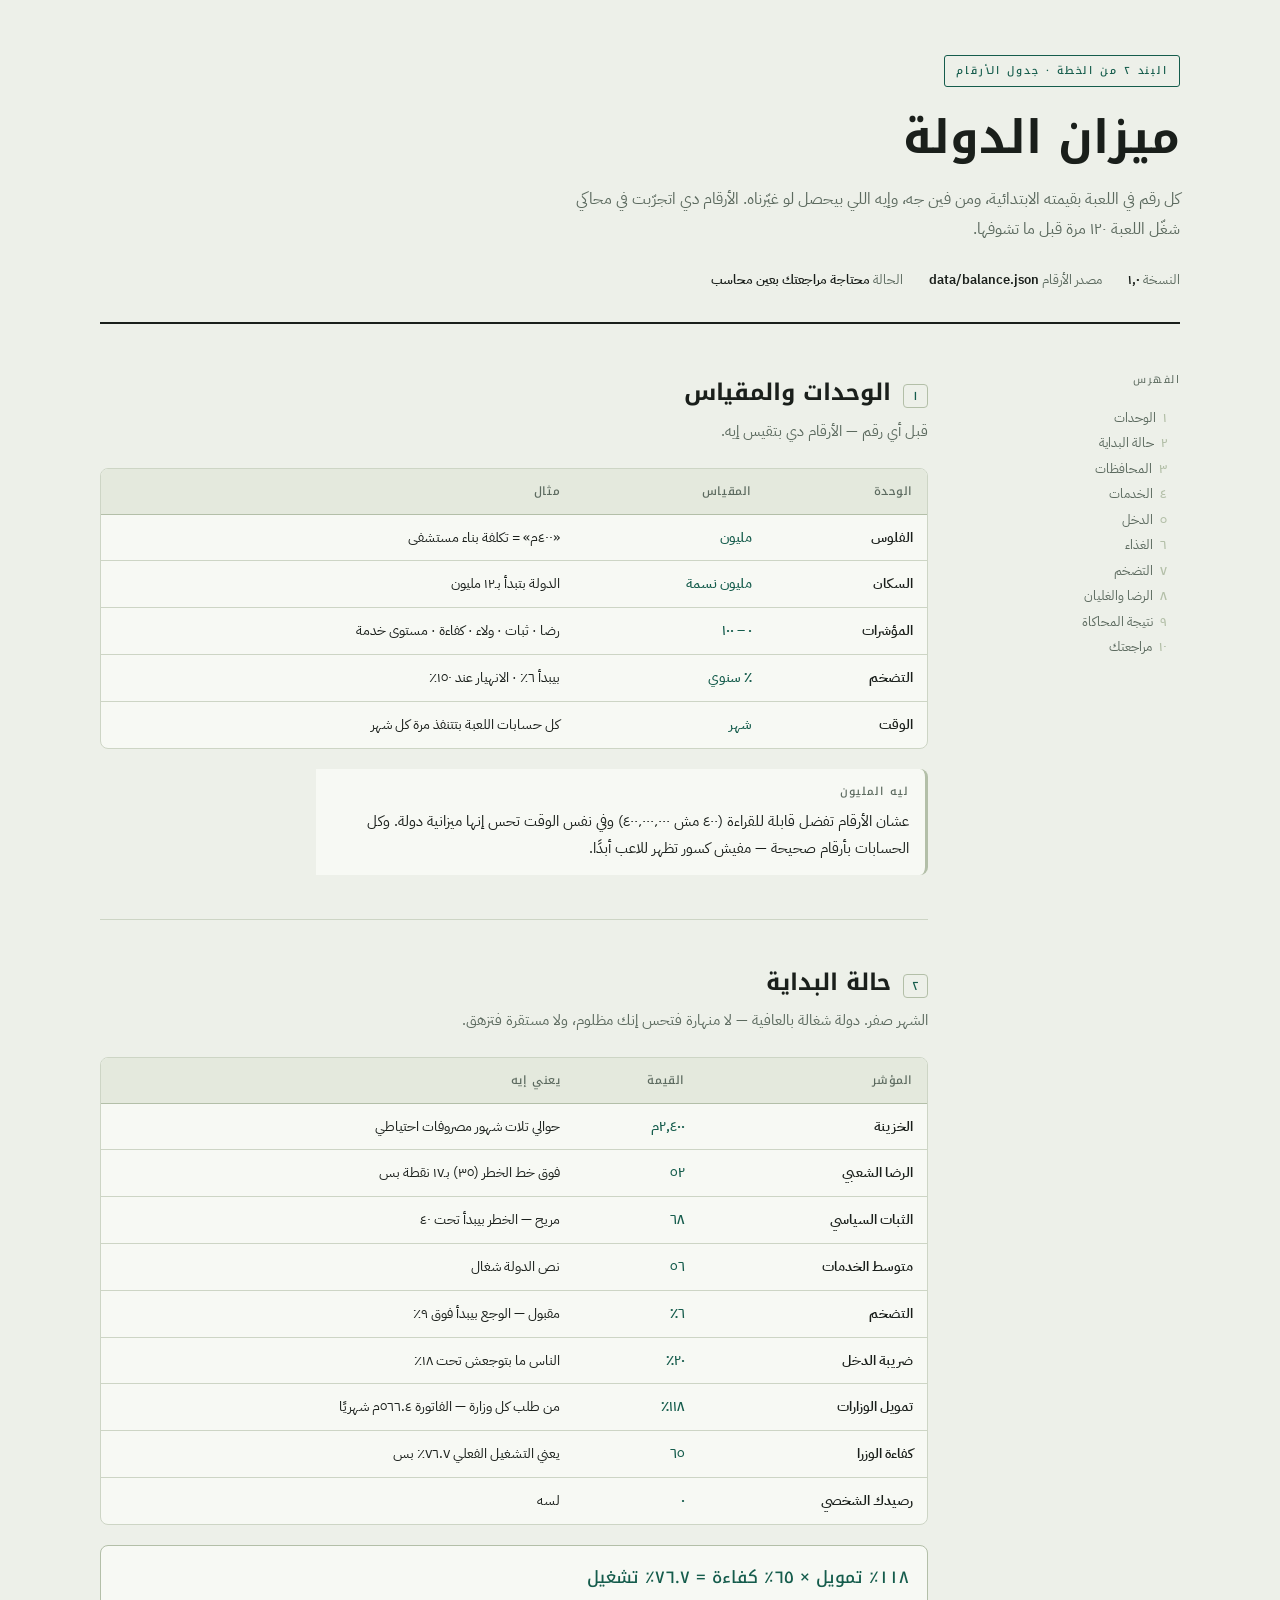
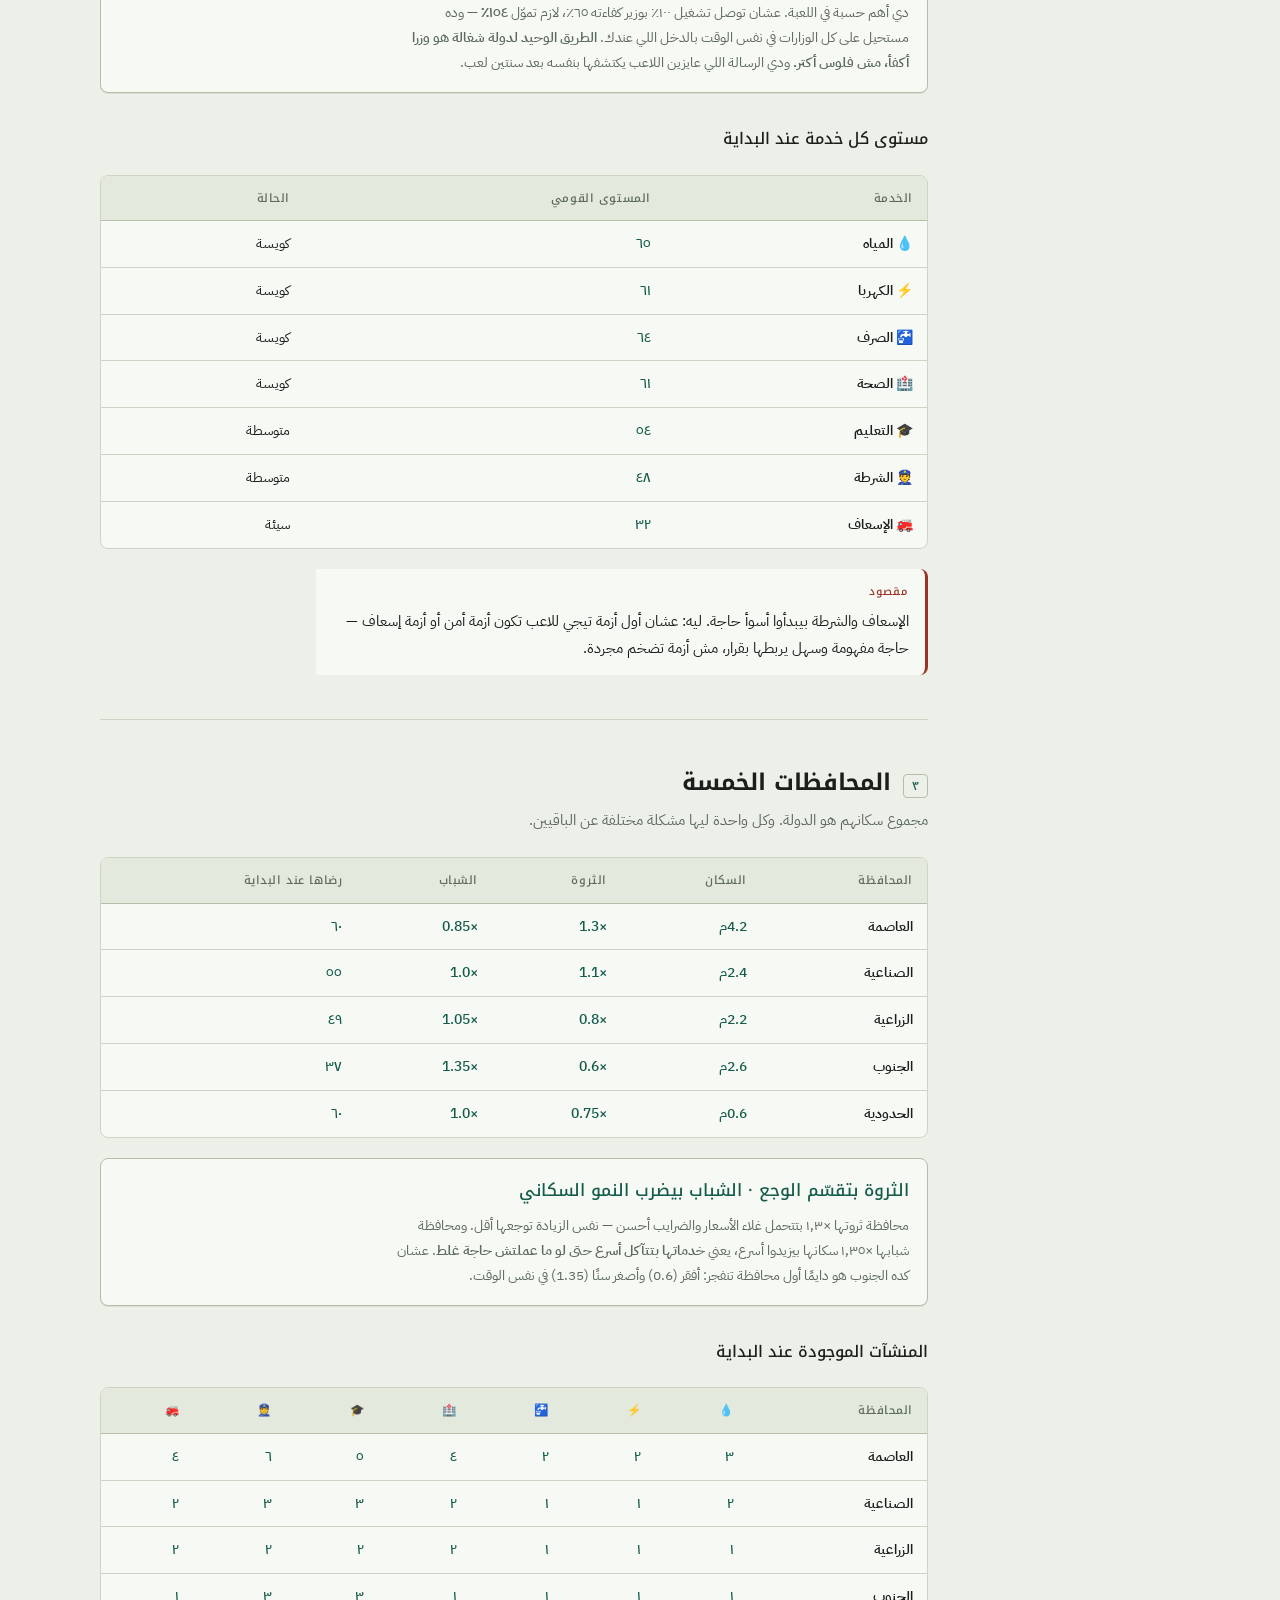
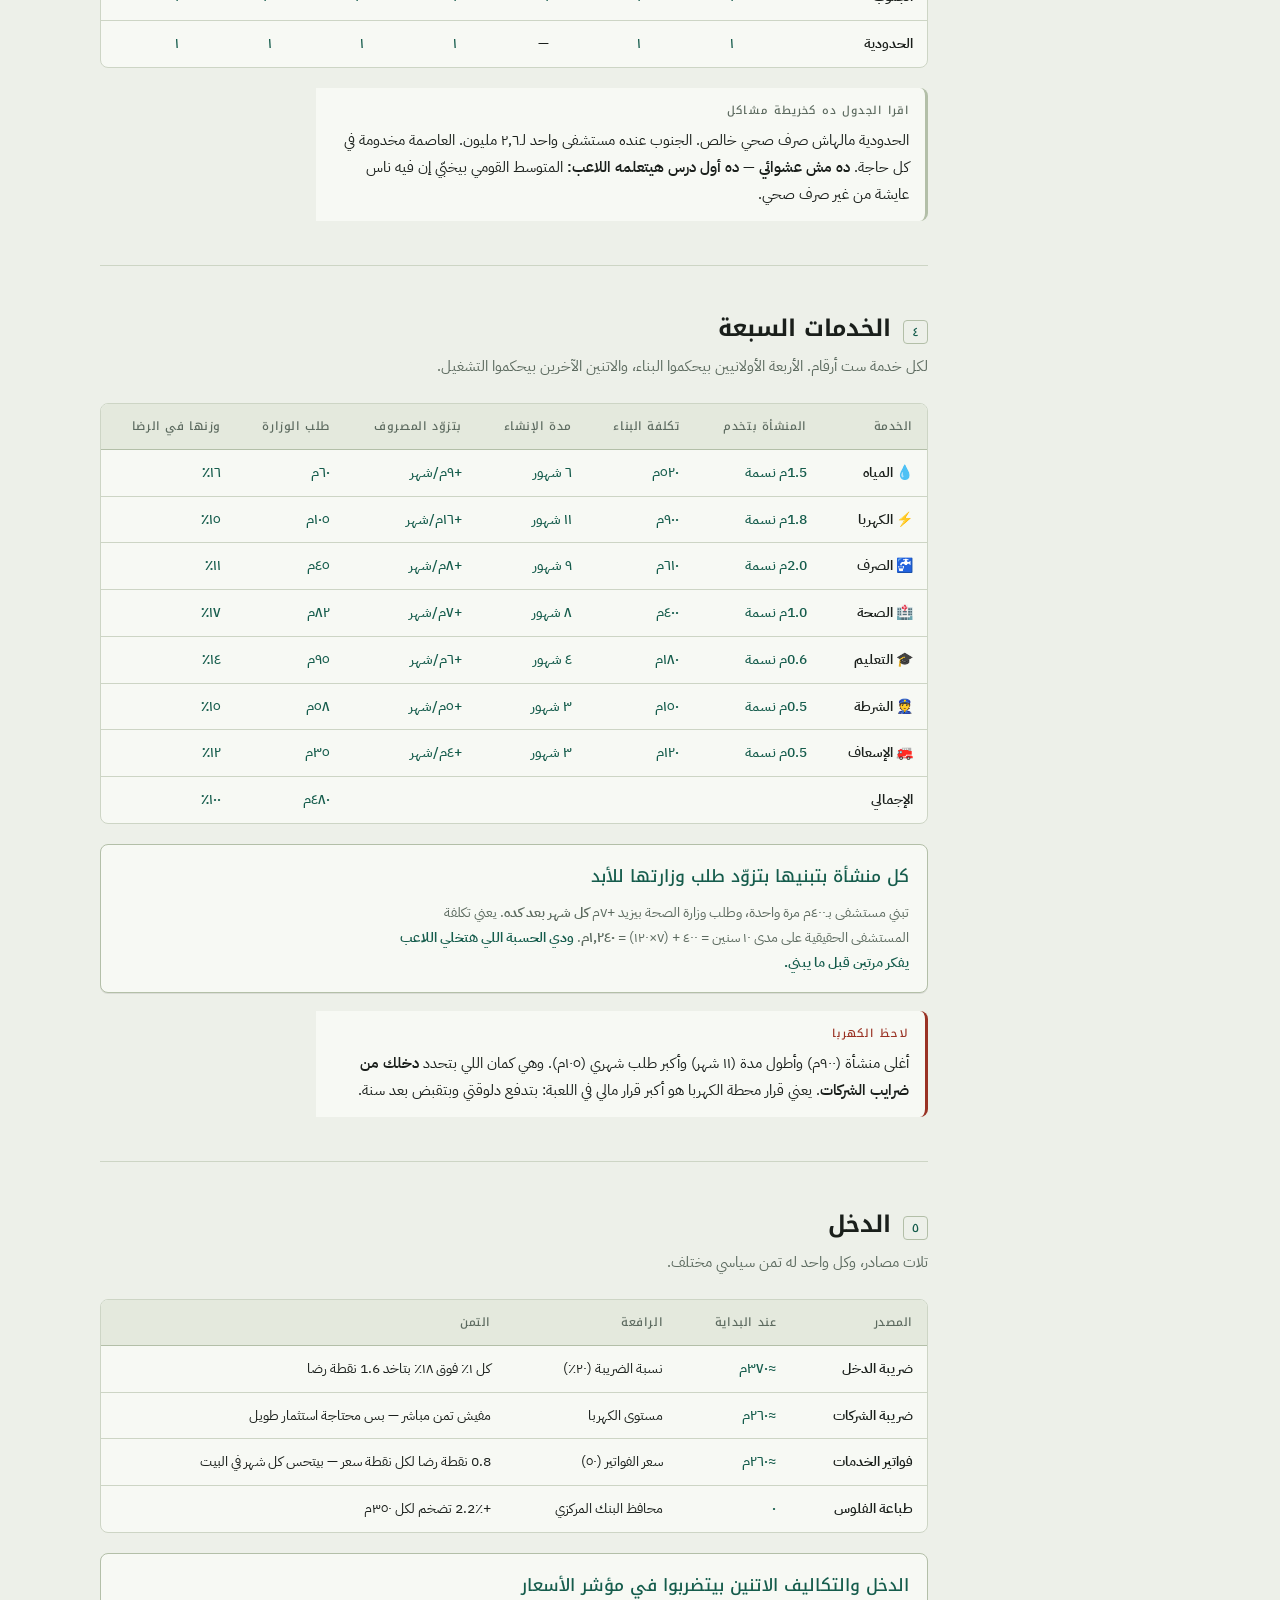
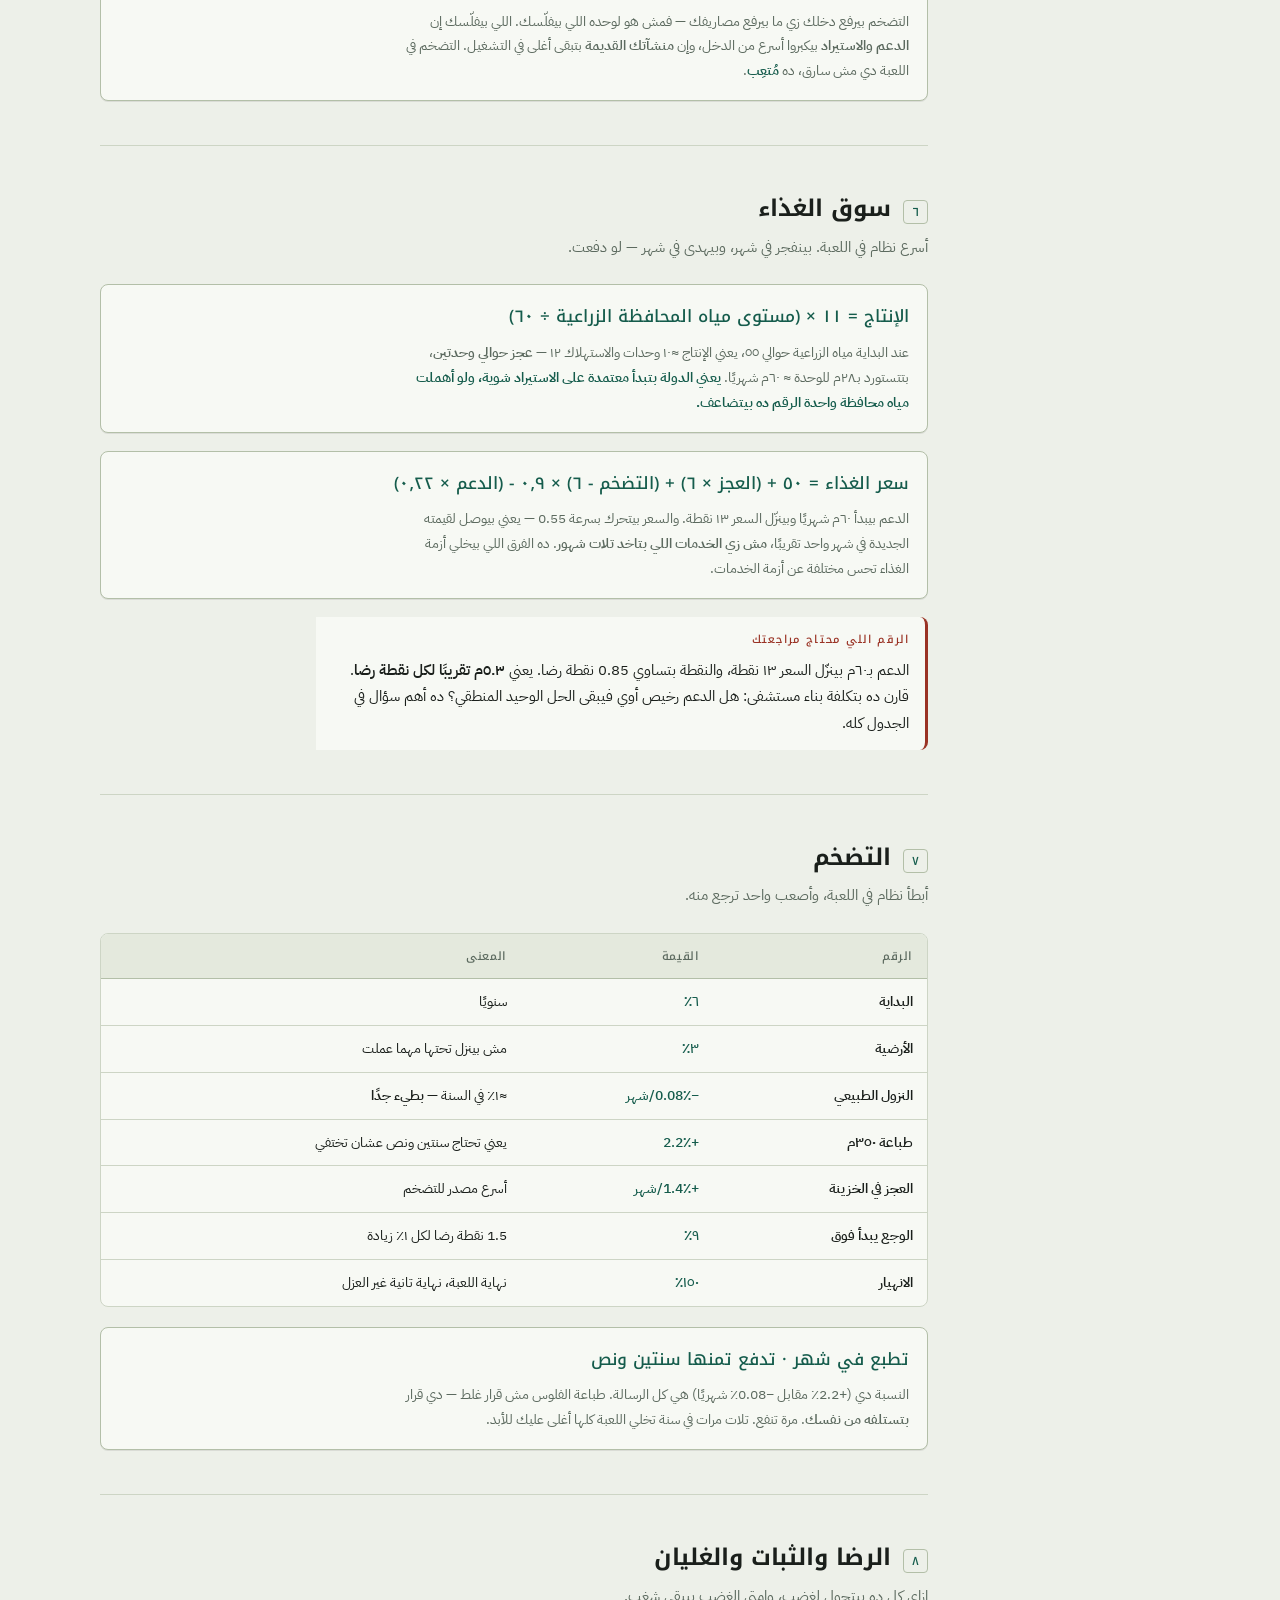
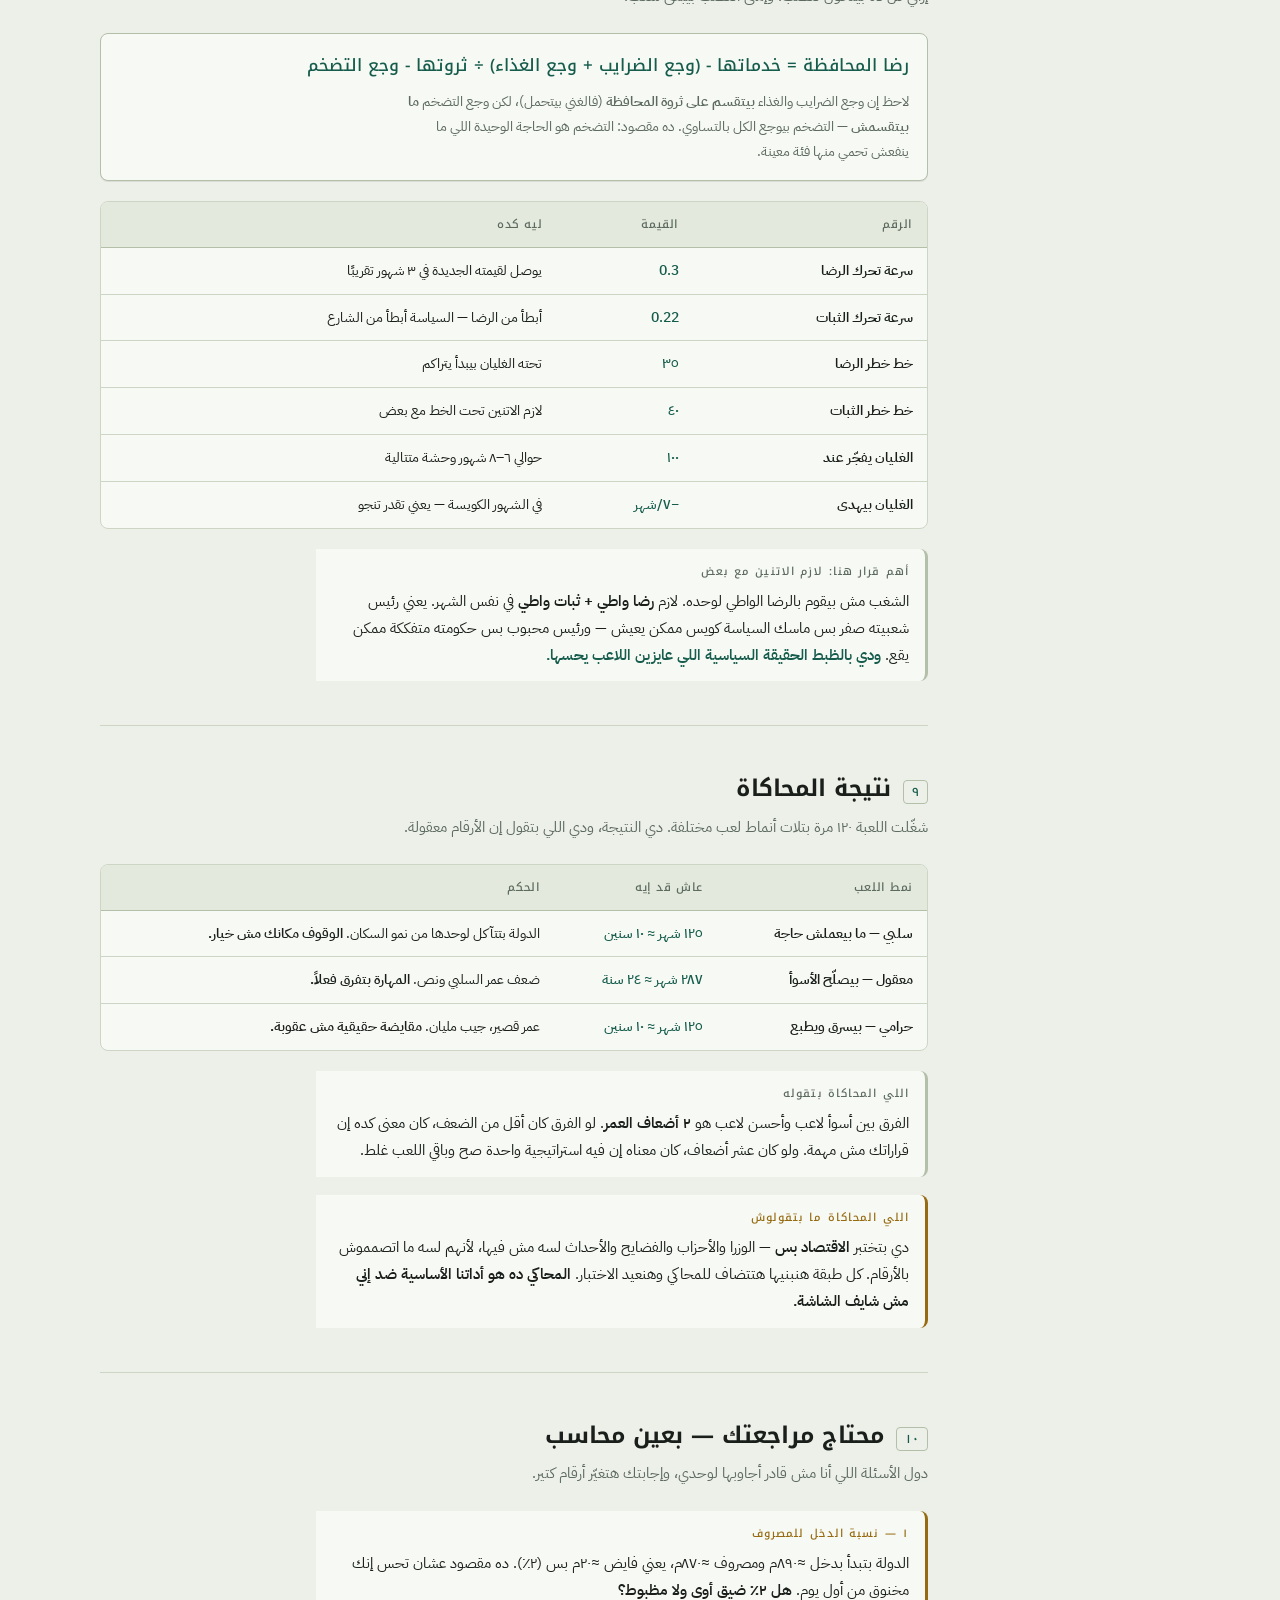
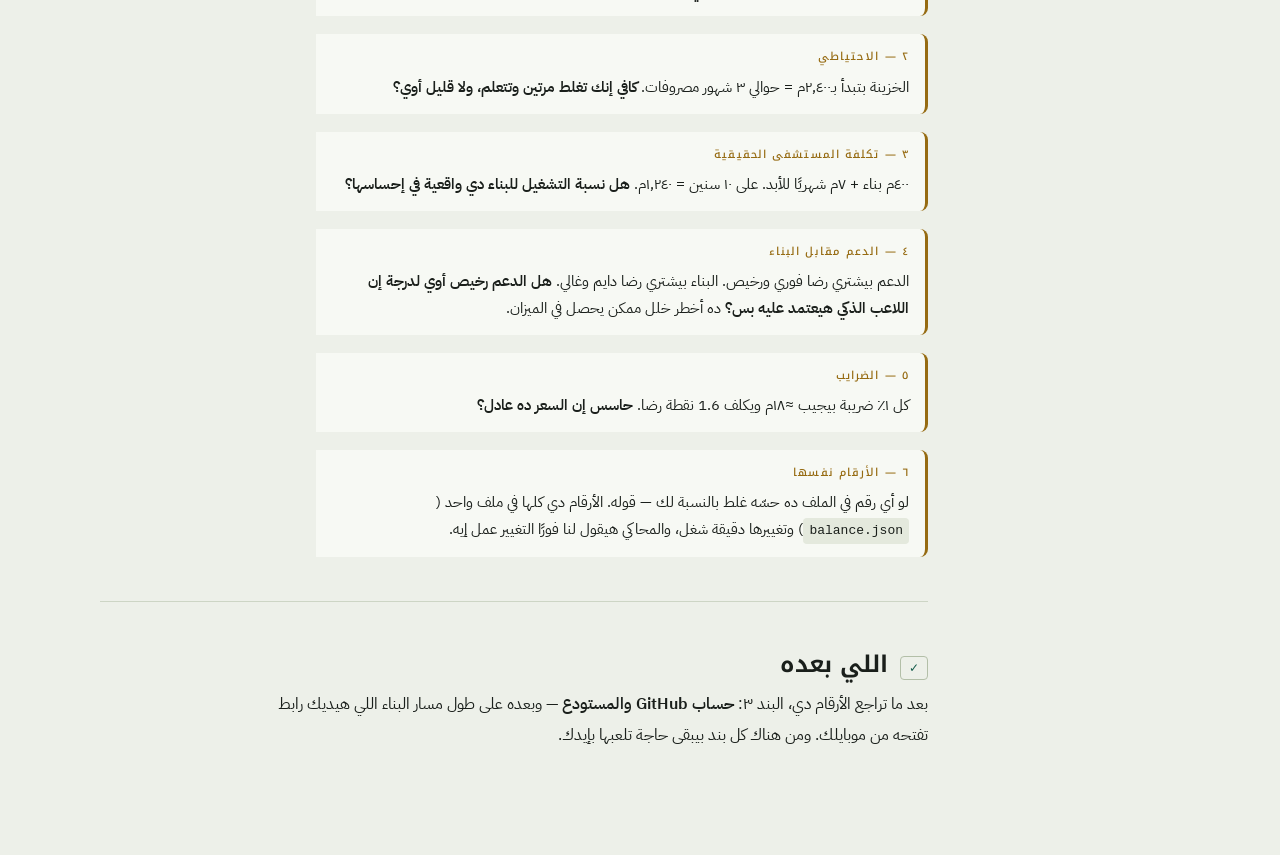
<file: 2_balance_doc.html>
<!DOCTYPE html>
<html lang="ar" dir="rtl">
<head>
<meta charset="utf-8">
<meta name="viewport" content="width=device-width, initial-scale=1">
<title>ميزان الدولة</title>
<link rel="stylesheet" href="https://fonts.googleapis.com/css2?family=Noto+Kufi+Arabic:wght@500;700&family=IBM+Plex+Sans+Arabic:wght@400;500;600&display=swap">
<style>
  :root{
    --paper:#edf0e9; --surface:#f7f9f4; --surface2:#e4e9dd; --ink:#1a1f1b;
    --muted:#5c6a5f; --rule:#cdd5c5; --rule2:#b3bfa8;
    --seal:#155c4c; --gold:#966b12; --alert:#9a3325; --shadow:rgba(26,31,27,.09);
  }
  @media (prefers-color-scheme: dark){
    :root:not([data-theme="light"]){
      --paper:#12160f; --surface:#1a1f18; --surface2:#232a20; --ink:#e4e9dc;
      --muted:#93a08f; --rule:#333d2e; --rule2:#4a5742;
      --seal:#5fb89e; --gold:#d9a94a; --alert:#e08878; --shadow:rgba(0,0,0,.4);
    }
  }
  :root[data-theme="dark"]{
    --paper:#12160f; --surface:#1a1f18; --surface2:#232a20; --ink:#e4e9dc;
    --muted:#93a08f; --rule:#333d2e; --rule2:#4a5742;
    --seal:#5fb89e; --gold:#d9a94a; --alert:#e08878; --shadow:rgba(0,0,0,.4);
  }

  *{box-sizing:border-box}
  body{background:var(--paper);color:var(--ink);
    font-family:'IBM Plex Sans Arabic','Segoe UI',Tahoma,sans-serif;
    font-size:16px;line-height:1.95;margin:0}
  .doc{direction:rtl;text-align:right;max-width:1120px;margin:0 auto;padding:0 20px 90px}

  .mast{padding:54px 0 30px;border-bottom:2px solid var(--ink);margin-bottom:6px}
  .stamp{display:inline-block;font-family:'Noto Kufi Arabic',sans-serif;font-size:10.5px;
    font-weight:500;letter-spacing:.18em;color:var(--seal);border:1.5px solid var(--seal);
    border-radius:3px;padding:5px 11px;margin-bottom:20px}
  h1{font-family:'Noto Kufi Arabic',sans-serif;font-weight:700;
    font-size:clamp(30px,6vw,46px);line-height:1.35;margin:0 0 14px;text-wrap:balance}
  .sub{color:var(--muted);font-size:15.5px;max-width:62ch;margin:0}
  .meta{display:flex;flex-wrap:wrap;gap:8px 26px;margin-top:24px;font-size:12.5px;color:var(--muted)}
  .meta b{color:var(--ink);font-weight:600}

  .wrap{display:grid;grid-template-columns:1fr;gap:0}
  .rail{display:none}
  @media(min-width:1000px){
    .wrap{grid-template-columns:200px 1fr;gap:52px;align-items:start}
    .rail{display:block;position:sticky;top:26px;padding-top:40px}
  }
  .rail div{font-family:'Noto Kufi Arabic',sans-serif;font-size:10.5px;letter-spacing:.14em;
    color:var(--muted);margin-bottom:14px}
  .rail a{display:block;font-size:13px;color:var(--muted);text-decoration:none;
    padding:3px 11px 3px 0;border-right:2px solid transparent;line-height:1.5}
  .rail a:hover,.rail a:focus-visible{color:var(--seal);border-right-color:var(--seal)}
  .rail a b{color:var(--rule2);font-weight:500;margin-left:7px;font-variant-numeric:tabular-nums}
  .rail a.new b{color:var(--gold)}

  section{padding-top:46px;scroll-margin-top:20px}
  h2{font-family:'Noto Kufi Arabic',sans-serif;font-weight:700;font-size:23px;line-height:1.5;
    margin:0 0 6px;display:flex;align-items:baseline;gap:12px;text-wrap:balance}
  h2 .num{font-size:12px;font-weight:500;color:var(--seal);border:1.5px solid var(--rule2);
    border-radius:4px;padding:2px 8px;flex:none;font-variant-numeric:tabular-nums}
  h2 .new{color:var(--gold);border-color:var(--gold)}
  .lede{color:var(--muted);font-size:15px;margin:0 0 22px;max-width:66ch}
  h3{font-family:'Noto Kufi Arabic',sans-serif;font-size:16px;font-weight:500;
    margin:30px 0 10px;color:var(--ink)}
  p{max-width:68ch;margin:0 0 15px}
  ul{max-width:68ch;margin:0 0 15px;padding-right:20px}
  li{margin-bottom:7px}
  strong{font-weight:600}
  em{font-style:normal;color:var(--seal);font-weight:600}
  hr{border:0;border-top:1px solid var(--rule);margin:44px 0 0}

  .formula{background:var(--surface);border:1px solid var(--rule2);border-radius:8px;
    padding:16px 18px;margin:18px 0;box-shadow:0 1px 0 var(--shadow)}
  .formula .eq{font-family:'Noto Kufi Arabic',sans-serif;font-size:17px;font-weight:500;
    color:var(--seal);line-height:1.8;text-wrap:balance}
  .formula .why{font-size:13.5px;color:var(--muted);margin:9px 0 0;max-width:64ch;line-height:1.85}

  .trap,.open,.risk{border-right:3px solid;border-radius:0 8px 8px 0;padding:13px 16px;
    margin:18px 0;font-size:14.5px;line-height:1.85;max-width:68ch;background:var(--surface)}
  .trap{border-color:var(--alert)}
  .open{border-color:var(--gold)}
  .risk{border-color:var(--rule2)}
  .trap b,.open b,.risk b{display:block;font-family:'Noto Kufi Arabic',sans-serif;
    font-size:11px;letter-spacing:.1em;margin-bottom:6px;font-weight:500}
  .trap b{color:var(--alert)}
  .open b{color:var(--gold)}
  .risk b{color:var(--muted)}

  .tw{overflow-x:auto;margin:20px 0;border:1px solid var(--rule);border-radius:8px;background:var(--surface)}
  table{border-collapse:collapse;width:100%;min-width:540px;font-size:14px}
  th{font-family:'Noto Kufi Arabic',sans-serif;font-weight:500;font-size:11.5px;letter-spacing:.05em;
    color:var(--muted);text-align:right;padding:11px 14px;border-bottom:1px solid var(--rule2);
    background:var(--surface2);white-space:nowrap}
  td{padding:11px 14px;border-bottom:1px solid var(--rule);vertical-align:top;line-height:1.7}
  tr:last-child td{border-bottom:0}
  td.n{font-variant-numeric:tabular-nums;white-space:nowrap;color:var(--seal);font-weight:500}
  td.k{font-weight:600;white-space:nowrap}

  figure{margin:26px 0 10px}
  .dgw{overflow-x:auto;border:1px solid var(--rule);border-radius:10px;
    background:var(--surface);padding:16px 14px}
  .dgw svg{display:block;min-width:720px;width:100%;height:auto;color:var(--ink)}
  .dg-box{fill:var(--surface2);stroke:var(--rule2);stroke-width:1.2}
  .dg-key{fill:var(--surface2);stroke:var(--seal);stroke-width:1.8}
  .dg-end{fill:var(--surface2);stroke:var(--alert);stroke-width:1.8}
  .dg-t{fill:var(--ink);font-size:13px;font-family:'IBM Plex Sans Arabic',sans-serif}
  .dg-s{fill:var(--muted);font-size:10.5px;font-family:'IBM Plex Sans Arabic',sans-serif}
  .ln{fill:none;stroke:var(--rule2);stroke-width:1.4}
  .ln-g{fill:none;stroke:var(--gold);stroke-width:1.6}
  .ln-r{fill:none;stroke:var(--alert);stroke-width:1.6}
  figcaption{font-size:13px;color:var(--muted);margin-top:11px;line-height:1.8;max-width:66ch}

  ol.loop{counter-reset:s;list-style:none;padding:0;margin:20px 0;max-width:68ch}
  ol.loop li{counter-increment:s;position:relative;padding:0 46px 16px 0;margin:0;
    border-right:1px solid var(--rule)}
  ol.loop li::before{content:counter(s);position:absolute;right:-13px;top:1px;width:26px;height:26px;
    background:var(--surface);border:1px solid var(--rule2);border-radius:50%;
    display:grid;place-items:center;font-size:11.5px;color:var(--seal);
    font-variant-numeric:tabular-nums;font-weight:600}
  ol.loop li:last-child{border-right-color:transparent;padding-bottom:0}
  ol.loop li b{display:block;font-weight:600;margin-bottom:2px}
  ol.loop li span{color:var(--muted);font-size:14px;line-height:1.8}

  code{font-family:'IBM Plex Mono',ui-monospace,monospace;font-size:13px;
    background:var(--surface2);padding:1px 6px;border-radius:4px;direction:ltr;display:inline-block}
  pre{background:var(--surface);border:1px solid var(--rule);border-radius:8px;
    padding:15px 17px;overflow-x:auto;direction:ltr;text-align:left;
    font-family:'IBM Plex Mono',ui-monospace,monospace;font-size:12.5px;line-height:1.75;margin:18px 0}
  a{color:var(--seal)}
  :focus-visible{outline:2px solid var(--seal);outline-offset:2px}
  @media(prefers-reduced-motion:reduce){*{transition:none!important;animation:none!important}}
</style>
</head>
<body>
<div class="doc">
<header class="mast">
  <span class="stamp">البند ٢ من الخطة · جدول الأرقام</span>
  <h1>ميزان الدولة</h1>
  <p class="sub">كل رقم في اللعبة بقيمته الابتدائية، ومن فين جه، وإيه اللي بيحصل لو غيّرناه.
  الأرقام دي اتجرّبت في محاكي شغّل اللعبة ١٢٠ مرة قبل ما تشوفها.</p>
  <div class="meta">
    <span>النسخة <b>١٫٠</b></span>
    <span>مصدر الأرقام <b>data/balance.json</b></span>
    <span>الحالة <b>محتاجة مراجعتك بعين محاسب</b></span>
  </div>
</header>
<div class="wrap">
  <nav class="rail" aria-label="فهرس">
    <div>الفهرس</div>
    <a href="#u"><b>١</b>الوحدات</a>
    <a href="#s"><b>٢</b>حالة البداية</a>
    <a href="#g"><b>٣</b>المحافظات</a>
    <a href="#v"><b>٤</b>الخدمات</a>
    <a href="#i"><b>٥</b>الدخل</a>
    <a href="#f"><b>٦</b>الغذاء</a>
    <a href="#n"><b>٧</b>التضخم</a>
    <a href="#m"><b>٨</b>الرضا والغليان</a>
    <a href="#t"><b>٩</b>نتيجة المحاكاة</a>
    <a href="#q"><b>١٠</b>مراجعتك</a>
  </nav>
  <main>
<section id="u">
  <h2><span class="num">١</span>الوحدات والمقياس</h2>
  <p class="lede">قبل أي رقم — الأرقام دي بتقيس إيه.</p>
  <div class="tw"><table>
    <thead><tr><th>الوحدة</th><th>المقياس</th><th>مثال</th></tr></thead>
    <tbody>
      <tr><td class="k">الفلوس</td><td class="n">مليون</td><td>«٤٠٠م» = تكلفة بناء مستشفى</td></tr>
      <tr><td class="k">السكان</td><td class="n">مليون نسمة</td><td>الدولة بتبدأ بـ١٢ مليون</td></tr>
      <tr><td class="k">المؤشرات</td><td class="n">٠ – ١٠٠</td><td>رضا · ثبات · ولاء · كفاءة · مستوى خدمة</td></tr>
      <tr><td class="k">التضخم</td><td class="n">٪ سنوي</td><td>بيبدأ ٦٪ · الانهيار عند ١٥٠٪</td></tr>
      <tr><td class="k">الوقت</td><td class="n">شهر</td><td>كل حسابات اللعبة بتتنفذ مرة كل شهر</td></tr>
    </tbody>
  </table></div>
  <div class="risk"><b>ليه المليون</b>
  عشان الأرقام تفضل قابلة للقراءة (٤٠٠ مش ٤٠٠٬٠٠٠٬٠٠٠) وفي نفس الوقت تحس إنها ميزانية دولة. وكل الحسابات بأرقام صحيحة — مفيش كسور تظهر للاعب أبدًا.</div>
</section><hr>
<section id="s">
  <h2><span class="num">٢</span>حالة البداية</h2>
  <p class="lede">الشهر صفر. دولة شغالة بالعافية — لا منهارة فتحس إنك مظلوم، ولا مستقرة فتزهق.</p>
  <div class="tw"><table>
    <thead><tr><th>المؤشر</th><th>القيمة</th><th>يعني إيه</th></tr></thead>
    <tbody>
      <tr><td class="k">الخزينة</td><td class="n">٢,٤٠٠م</td><td>حوالي تلات شهور مصروفات احتياطي</td></tr>
      <tr><td class="k">الرضا الشعبي</td><td class="n">٥٢</td><td>فوق خط الخطر (٣٥) بـ١٧ نقطة بس</td></tr>
      <tr><td class="k">الثبات السياسي</td><td class="n">٦٨</td><td>مريح — الخطر بيبدأ تحت ٤٠</td></tr>
      <tr><td class="k">متوسط الخدمات</td><td class="n">٥٦</td><td>نص الدولة شغال</td></tr>
      <tr><td class="k">التضخم</td><td class="n">٦٪</td><td>مقبول — الوجع بيبدأ فوق ٩٪</td></tr>
      <tr><td class="k">ضريبة الدخل</td><td class="n">٢٠٪</td><td>الناس ما بتوجعش تحت ١٨٪</td></tr>
      <tr><td class="k">تمويل الوزارات</td><td class="n">١١٨٪</td><td>من طلب كل وزارة — الفاتورة ٥٦٦.٤م شهريًا</td></tr>
      <tr><td class="k">كفاءة الوزرا</td><td class="n">٦٥</td><td>يعني التشغيل الفعلي ٧٦.٧٪ بس</td></tr>
      <tr><td class="k">رصيدك الشخصي</td><td class="n">٠</td><td>لسه</td></tr>
    </tbody>
  </table></div>

  <div class="formula">
    <div class="eq">١١٨٪ تمويل × ٦٥٪ كفاءة = ٧٦.٧٪ تشغيل</div>
    <p class="why">دي أهم حسبة في اللعبة. عشان توصل تشغيل ١٠٠٪ بوزير كفاءته ٦٥٪، لازم تموّل <strong>١٥٤٪</strong> — وده مستحيل على كل الوزارات في نفس الوقت بالدخل اللي عندك. <strong>الطريق الوحيد لدولة شغالة هو وزرا أكفأ، مش فلوس أكتر.</strong> ودي الرسالة اللي عايزين اللاعب يكتشفها بنفسه بعد سنتين لعب.</p>
  </div>

  <h3>مستوى كل خدمة عند البداية</h3>
  <div class="tw"><table>
    <thead><tr><th>الخدمة</th><th>المستوى القومي</th><th>الحالة</th></tr></thead>
    <tbody><tr><td class="k">💧 المياه</td><td class="n">٦٥</td><td>كويسة</td></tr><tr><td class="k">⚡ الكهربا</td><td class="n">٦١</td><td>كويسة</td></tr><tr><td class="k">🚰 الصرف</td><td class="n">٦٤</td><td>كويسة</td></tr><tr><td class="k">🏥 الصحة</td><td class="n">٦١</td><td>كويسة</td></tr><tr><td class="k">🎓 التعليم</td><td class="n">٥٤</td><td>متوسطة</td></tr><tr><td class="k">👮 الشرطة</td><td class="n">٤٨</td><td>متوسطة</td></tr><tr><td class="k">🚒 الإسعاف</td><td class="n">٣٢</td><td>سيئة</td></tr></tbody></table></div>
  <div class="trap"><b>مقصود</b>
  الإسعاف والشرطة بيبدأوا أسوأ حاجة. ليه: عشان أول أزمة تيجي للاعب تكون أزمة أمن أو أزمة إسعاف — حاجة مفهومة وسهل يربطها بقرار، مش أزمة تضخم مجردة.</div>
</section><hr>
<section id="g">
  <h2><span class="num">٣</span>المحافظات الخمسة</h2>
  <p class="lede">مجموع سكانهم هو الدولة. وكل واحدة ليها مشكلة مختلفة عن الباقيين.</p>
  <div class="tw"><table>
    <thead><tr><th>المحافظة</th><th>السكان</th><th>الثروة</th><th>الشباب</th><th>رضاها عند البداية</th></tr></thead>
    <tbody><tr><td class="k">العاصمة</td><td class="n">4.2م</td><td class="n">×1.3</td><td class="n">×0.85</td><td class="n">٦٠</td></tr><tr><td class="k">الصناعية</td><td class="n">2.4م</td><td class="n">×1.1</td><td class="n">×1.0</td><td class="n">٥٥</td></tr><tr><td class="k">الزراعية</td><td class="n">2.2م</td><td class="n">×0.8</td><td class="n">×1.05</td><td class="n">٤٩</td></tr><tr><td class="k">الجنوب</td><td class="n">2.6م</td><td class="n">×0.6</td><td class="n">×1.35</td><td class="n">٣٧</td></tr><tr><td class="k">الحدودية</td><td class="n">0.6م</td><td class="n">×0.75</td><td class="n">×1.0</td><td class="n">٦٠</td></tr></tbody></table></div>
  <div class="formula">
    <div class="eq">الثروة بتقسّم الوجع · الشباب بيضرب النمو السكاني</div>
    <p class="why">محافظة ثروتها ×١٫٣ بتتحمل غلاء الأسعار والضرايب أحسن — نفس الزيادة توجعها أقل. ومحافظة شبابها ×١٫٣٥ سكانها بيزيدوا أسرع، يعني <strong>خدماتها بتتآكل أسرع حتى لو ما عملتش حاجة غلط</strong>. عشان كده الجنوب هو دايمًا أول محافظة تنفجر: أفقر (0.6) وأصغر سنًا (1.35) في نفس الوقت.</p>
  </div>

  <h3>المنشآت الموجودة عند البداية</h3>
  <div class="tw"><table>
    <thead><tr><th>المحافظة</th><th>💧</th><th>⚡</th><th>🚰</th><th>🏥</th><th>🎓</th><th>👮</th><th>🚒</th></tr></thead><tbody><tr><td class="k">العاصمة</td><td class="n">٣</td><td class="n">٢</td><td class="n">٢</td><td class="n">٤</td><td class="n">٥</td><td class="n">٦</td><td class="n">٤</td></tr><tr><td class="k">الصناعية</td><td class="n">٢</td><td class="n">١</td><td class="n">١</td><td class="n">٢</td><td class="n">٣</td><td class="n">٣</td><td class="n">٢</td></tr><tr><td class="k">الزراعية</td><td class="n">١</td><td class="n">١</td><td class="n">١</td><td class="n">٢</td><td class="n">٢</td><td class="n">٢</td><td class="n">٢</td></tr><tr><td class="k">الجنوب</td><td class="n">١</td><td class="n">١</td><td class="n">١</td><td class="n">١</td><td class="n">٣</td><td class="n">٣</td><td class="n">١</td></tr><tr><td class="k">الحدودية</td><td class="n">١</td><td class="n">١</td><td class="k">—</td><td class="n">١</td><td class="n">١</td><td class="n">١</td><td class="n">١</td></tr></tbody></table></div>
  <div class="risk"><b>اقرا الجدول ده كخريطة مشاكل</b>
  الحدودية مالهاش صرف صحي خالص. الجنوب عنده مستشفى واحد لـ٢٫٦ مليون. العاصمة مخدومة في كل حاجة. <strong>ده مش عشوائي — ده أول درس هيتعلمه اللاعب:</strong> المتوسط القومي بيخبّي إن فيه ناس عايشة من غير صرف صحي.</div>
</section><hr>
<section id="v">
  <h2><span class="num">٤</span>الخدمات السبعة</h2>
  <p class="lede">لكل خدمة ست أرقام. الأربعة الأولانيين بيحكموا البناء، والاتنين الآخرين بيحكموا التشغيل.</p>
  <div class="tw"><table>
    <thead><tr><th>الخدمة</th><th>المنشأة بتخدم</th><th>تكلفة البناء</th><th>مدة الإنشاء</th>
    <th>بتزوّد المصروف</th><th>طلب الوزارة</th><th>وزنها في الرضا</th></tr></thead>
    <tbody><tr><td class="k">💧 المياه</td><td class="n">1.5م نسمة</td><td class="n">٥٢٠م</td><td class="n">٦ شهور</td><td class="n">+٩م/شهر</td><td class="n">٦٠م</td><td class="n">١٦٪</td></tr><tr><td class="k">⚡ الكهربا</td><td class="n">1.8م نسمة</td><td class="n">٩٠٠م</td><td class="n">١١ شهور</td><td class="n">+١٦م/شهر</td><td class="n">١٠٥م</td><td class="n">١٥٪</td></tr><tr><td class="k">🚰 الصرف</td><td class="n">2.0م نسمة</td><td class="n">٦١٠م</td><td class="n">٩ شهور</td><td class="n">+٨م/شهر</td><td class="n">٤٥م</td><td class="n">١١٪</td></tr><tr><td class="k">🏥 الصحة</td><td class="n">1.0م نسمة</td><td class="n">٤٠٠م</td><td class="n">٨ شهور</td><td class="n">+٧م/شهر</td><td class="n">٨٢م</td><td class="n">١٧٪</td></tr><tr><td class="k">🎓 التعليم</td><td class="n">0.6م نسمة</td><td class="n">١٨٠م</td><td class="n">٤ شهور</td><td class="n">+٦م/شهر</td><td class="n">٩٥م</td><td class="n">١٤٪</td></tr><tr><td class="k">👮 الشرطة</td><td class="n">0.5م نسمة</td><td class="n">١٥٠م</td><td class="n">٣ شهور</td><td class="n">+٥م/شهر</td><td class="n">٥٨م</td><td class="n">١٥٪</td></tr><tr><td class="k">🚒 الإسعاف</td><td class="n">0.5م نسمة</td><td class="n">١٢٠م</td><td class="n">٣ شهور</td><td class="n">+٤م/شهر</td><td class="n">٣٥م</td><td class="n">١٢٪</td></tr><tr><td class="k">الإجمالي</td><td></td><td></td><td></td><td></td>
      <td class="n">٤٨٠م</td><td class="n">١٠٠٪</td></tr>
    </tbody></table></div>

  <div class="formula">
    <div class="eq">كل منشأة بتبنيها بتزوّد طلب وزارتها للأبد</div>
    <p class="why">تبني مستشفى بـ٤٠٠م مرة واحدة، وطلب وزارة الصحة بيزيد +٧م <strong>كل شهر بعد كده</strong>. يعني تكلفة المستشفى الحقيقية على مدى ١٠ سنين = ٤٠٠ + (٧×١٢٠) = <strong>١,٢٤٠م</strong>. <em>ودي الحسبة اللي هتخلي اللاعب يفكر مرتين قبل ما يبني.</em></p>
  </div>

  <div class="trap"><b>لاحظ الكهربا</b>
  أغلى منشأة (٩٠٠م) وأطول مدة (١١ شهر) وأكبر طلب شهري (١٠٥م). وهي كمان اللي بتحدد <strong>دخلك من ضرايب الشركات</strong>. يعني قرار محطة الكهربا هو أكبر قرار مالي في اللعبة: بتدفع دلوقتي وبتقبض بعد سنة.</div>
</section><hr>
<section id="i">
  <h2><span class="num">٥</span>الدخل</h2>
  <p class="lede">تلات مصادر، وكل واحد له تمن سياسي مختلف.</p>
  <div class="tw"><table>
    <thead><tr><th>المصدر</th><th>عند البداية</th><th>الرافعة</th><th>التمن</th></tr></thead>
    <tbody>
      <tr><td class="k">ضريبة الدخل</td><td class="n">≈٣٧٠م</td><td>نسبة الضريبة (٢٠٪)</td>
          <td>كل ١٪ فوق ١٨٪ بتاخد 1.6 نقطة رضا</td></tr>
      <tr><td class="k">ضريبة الشركات</td><td class="n">≈٢٦٠م</td><td>مستوى الكهربا</td>
          <td>مفيش تمن مباشر — بس محتاجة استثمار طويل</td></tr>
      <tr><td class="k">فواتير الخدمات</td><td class="n">≈٢٦٠م</td><td>سعر الفواتير (٥٠)</td>
          <td>0.8 نقطة رضا لكل نقطة سعر — بيتحس كل شهر في البيت</td></tr>
      <tr><td class="k">طباعة الفلوس</td><td class="n">٠</td><td>محافظ البنك المركزي</td>
          <td>+2.2٪ تضخم لكل ٣٥٠م</td></tr>
    </tbody>
  </table></div>
  <div class="formula">
    <div class="eq">الدخل والتكاليف الاتنين بيتضربوا في مؤشر الأسعار</div>
    <p class="why">التضخم بيرفع دخلك زي ما بيرفع مصاريفك — فمش هو لوحده اللي بيفلّسك. اللي بيفلّسك إن <strong>الدعم والاستيراد</strong> بيكبروا أسرع من الدخل، وإن <strong>منشآتك القديمة</strong> بتبقى أغلى في التشغيل. التضخم في اللعبة دي مش سارق، ده <em>مُتعِب</em>.</p>
  </div>
</section><hr>
<section id="f">
  <h2><span class="num">٦</span>سوق الغذاء</h2>
  <p class="lede">أسرع نظام في اللعبة. بينفجر في شهر، وبيهدى في شهر — لو دفعت.</p>
  <div class="formula">
    <div class="eq">الإنتاج = ١١ × (مستوى مياه المحافظة الزراعية ÷ ٦٠)</div>
    <p class="why">عند البداية مياه الزراعية حوالي ٥٥، يعني الإنتاج ≈١٠ وحدات والاستهلاك ١٢ — <strong>عجز حوالي وحدتين</strong>، بتتستورد بـ٢٨م للوحدة ≈ ٦٠م شهريًا. <em>يعني الدولة بتبدأ معتمدة على الاستيراد شوية، ولو أهملت مياه محافظة واحدة الرقم ده بيتضاعف.</em></p>
  </div>
  <div class="formula">
    <div class="eq">سعر الغذاء = ٥٠ + (العجز × ٦) + (التضخم − ٦) × ٠٫٩ − (الدعم × ٠٫٢٢)</div>
    <p class="why">الدعم بيبدأ ٦٠م شهريًا وبينزّل السعر ١٣ نقطة. والسعر بيتحرك بسرعة 0.55 — يعني بيوصل لقيمته الجديدة في شهر واحد تقريبًا، <strong>مش زي الخدمات اللي بتاخد تلات شهور</strong>. ده الفرق اللي بيخلي أزمة الغذاء تحس مختلفة عن أزمة الخدمات.</p>
  </div>
  <div class="trap"><b>الرقم اللي محتاج مراجعتك</b>
  الدعم بـ٦٠م بينزّل السعر ١٣ نقطة، والنقطة بتساوي 0.85 نقطة رضا. يعني <strong>٥.٣م تقريبًا لكل نقطة رضا</strong>. قارن ده بتكلفة بناء مستشفى: هل الدعم رخيص أوي فيبقى الحل الوحيد المنطقي؟ ده أهم سؤال في الجدول كله.</div>
</section><hr>
<section id="n">
  <h2><span class="num">٧</span>التضخم</h2>
  <p class="lede">أبطأ نظام في اللعبة، وأصعب واحد ترجع منه.</p>
  <div class="tw"><table>
    <thead><tr><th>الرقم</th><th>القيمة</th><th>المعنى</th></tr></thead>
    <tbody>
      <tr><td class="k">البداية</td><td class="n">٦٪</td><td>سنويًا</td></tr>
      <tr><td class="k">الأرضية</td><td class="n">٣٪</td><td>مش بينزل تحتها مهما عملت</td></tr>
      <tr><td class="k">النزول الطبيعي</td><td class="n">−0.08٪/شهر</td><td>≈١٪ في السنة — <strong>بطيء جدًا</strong></td></tr>
      <tr><td class="k">طباعة ٣٥٠م</td><td class="n">+2.2٪</td><td>يعني تحتاج سنتين ونص عشان تختفي</td></tr>
      <tr><td class="k">العجز في الخزينة</td><td class="n">+1.4٪/شهر</td><td>أسرع مصدر للتضخم</td></tr>
      <tr><td class="k">الوجع يبدأ فوق</td><td class="n">٩٪</td><td>1.5 نقطة رضا لكل ١٪ زيادة</td></tr>
      <tr><td class="k">الانهيار</td><td class="n">١٥٠٪</td><td>نهاية اللعبة، نهاية تانية غير العزل</td></tr>
    </tbody>
  </table></div>
  <div class="formula">
    <div class="eq">تطبع في شهر · تدفع تمنها سنتين ونص</div>
    <p class="why">النسبة دي (+2.2٪ مقابل −0.08٪ شهريًا) هي كل الرسالة. طباعة الفلوس مش قرار غلط — دي قرار <strong>بتستلفه من نفسك</strong>. مرة تنفع. تلات مرات في سنة تخلي اللعبة كلها أغلى عليك للأبد.</p>
  </div>
</section><hr>
<section id="m">
  <h2><span class="num">٨</span>الرضا والثبات والغليان</h2>
  <p class="lede">إزاي كل ده بيتحول لغضب، وإمتى الغضب بيبقى شغب.</p>
  <div class="formula">
    <div class="eq">رضا المحافظة = خدماتها − (وجع الضرايب + وجع الغذاء) ÷ ثروتها − وجع التضخم</div>
    <p class="why">لاحظ إن وجع الضرايب والغذاء <strong>بيتقسم على ثروة المحافظة</strong> (فالغني بيتحمل)، لكن وجع التضخم <strong>ما بيتقسمش</strong> — التضخم بيوجع الكل بالتساوي. ده مقصود: التضخم هو الحاجة الوحيدة اللي ما ينفعش تحمي منها فئة معينة.</p>
  </div>
  <div class="tw"><table>
    <thead><tr><th>الرقم</th><th>القيمة</th><th>ليه كده</th></tr></thead>
    <tbody>
      <tr><td class="k">سرعة تحرك الرضا</td><td class="n">0.3</td><td>يوصل لقيمته الجديدة في ٣ شهور تقريبًا</td></tr>
      <tr><td class="k">سرعة تحرك الثبات</td><td class="n">0.22</td><td>أبطأ من الرضا — السياسة أبطأ من الشارع</td></tr>
      <tr><td class="k">خط خطر الرضا</td><td class="n">٣٥</td><td>تحته الغليان بيبدأ يتراكم</td></tr>
      <tr><td class="k">خط خطر الثبات</td><td class="n">٤٠</td><td>لازم الاتنين تحت الخط مع بعض</td></tr>
      <tr><td class="k">الغليان يفجّر عند</td><td class="n">١٠٠</td><td>حوالي ٦–٨ شهور وحشة متتالية</td></tr>
      <tr><td class="k">الغليان بيهدى</td><td class="n">−٧/شهر</td><td>في الشهور الكويسة — يعني تقدر تنجو</td></tr>
    </tbody>
  </table></div>
  <div class="risk"><b>أهم قرار هنا: لازم الاتنين مع بعض</b>
  الشغب مش بيقوم بالرضا الواطي لوحده. لازم <strong>رضا واطي + ثبات واطي</strong> في نفس الشهر. يعني رئيس شعبيته صفر بس ماسك السياسة كويس ممكن يعيش — ورئيس محبوب بس حكومته متفككة ممكن يقع. <em>ودي بالظبط الحقيقة السياسية اللي عايزين اللاعب يحسها.</em></div>
</section><hr>
<section id="t">
  <h2><span class="num">٩</span>نتيجة المحاكاة</h2>
  <p class="lede">شغّلت اللعبة ١٢٠ مرة بتلات أنماط لعب مختلفة. دي النتيجة، ودي اللي بتقول إن الأرقام معقولة.</p>
  <div class="tw"><table>
    <thead><tr><th>نمط اللعب</th><th>عاش قد إيه</th><th>الحكم</th></tr></thead>
    <tbody>
      <tr><td class="k">سلبي — ما بيعملش حاجة</td><td class="n">١٢٥ شهر ≈ ١٠ سنين</td>
          <td>الدولة بتتآكل لوحدها من نمو السكان. <strong>الوقوف مكانك مش خيار.</strong></td></tr>
      <tr><td class="k">معقول — بيصلّح الأسوأ</td><td class="n">٢٨٧ شهر ≈ ٢٤ سنة</td>
          <td>ضعف عمر السلبي ونص. <strong>المهارة بتفرق فعلاً.</strong></td></tr>
      <tr><td class="k">حرامي — بيسرق ويطبع</td><td class="n">١٢٥ شهر ≈ ١٠ سنين</td>
          <td>عمر قصير، جيب مليان. <strong>مقايضة حقيقية مش عقوبة.</strong></td></tr>
    </tbody>
  </table></div>
  <div class="risk"><b>اللي المحاكاة بتقوله</b>
  الفرق بين أسوأ لاعب وأحسن لاعب هو <strong>٢ أضعاف العمر</strong>. لو الفرق كان أقل من الضعف، كان معنى كده إن قراراتك مش مهمة. ولو كان عشر أضعاف، كان معناه إن فيه استراتيجية واحدة صح وباقي اللعب غلط.</div>
  <div class="open"><b>اللي المحاكاة ما بتقولوش</b>
  دي بتختبر <strong>الاقتصاد بس</strong> — الوزرا والأحزاب والفضايح والأحداث لسه مش فيها، لأنهم لسه ما اتصمموش بالأرقام. كل طبقة هنبنيها هتتضاف للمحاكي وهنعيد الاختبار. <strong>المحاكي ده هو أداتنا الأساسية ضد إني مش شايف الشاشة.</strong></div>
</section><hr>
<section id="q">
  <h2><span class="num">١٠</span>محتاج مراجعتك — بعين محاسب</h2>
  <p class="lede">دول الأسئلة اللي أنا مش قادر أجاوبها لوحدي، وإجابتك هتغيّر أرقام كتير.</p>
  <div class="open"><b>١ — نسبة الدخل للمصروف</b>
  الدولة بتبدأ بدخل ≈٨٩٠م ومصروف ≈٨٧٠م، يعني فايض ≈٢٠م بس (٢٪). ده مقصود عشان تحس إنك مخنوق من أول يوم. <strong>هل ٢٪ ضيق أوي ولا مظبوط؟</strong></div>
  <div class="open"><b>٢ — الاحتياطي</b>
  الخزينة بتبدأ بـ٢,٤٠٠م = حوالي ٣ شهور مصروفات. <strong>كافي إنك تغلط مرتين وتتعلم، ولا قليل أوي؟</strong></div>
  <div class="open"><b>٣ — تكلفة المستشفى الحقيقية</b>
  ٤٠٠م بناء + ٧م شهريًا للأبد. على ١٠ سنين = ١,٢٤٠م. <strong>هل نسبة التشغيل للبناء دي واقعية في إحساسها؟</strong></div>
  <div class="open"><b>٤ — الدعم مقابل البناء</b>
  الدعم بيشتري رضا فوري ورخيص. البناء بيشتري رضا دايم وغالي. <strong>هل الدعم رخيص أوي لدرجة إن اللاعب الذكي هيعتمد عليه بس؟</strong> ده أخطر خلل ممكن يحصل في الميزان.</div>
  <div class="open"><b>٥ — الضرايب</b>
  كل ١٪ ضريبة بيجيب ≈١٨م ويكلف 1.6 نقطة رضا. <strong>حاسس إن السعر ده عادل؟</strong></div>
  <div class="open"><b>٦ — الأرقام نفسها</b>
  لو أي رقم في الملف ده حسّه غلط بالنسبة لك — قوله. الأرقام دي كلها في ملف واحد (<code>balance.json</code>) وتغييرها دقيقة شغل، والمحاكي هيقول لنا فورًا التغيير عمل إيه.</div>
</section><hr>

<section>
  <h2><span class="num">✓</span>اللي بعده</h2>
  <p>بعد ما تراجع الأرقام دي، البند ٣: <strong>حساب GitHub والمستودع</strong> — وبعده على طول مسار البناء اللي هيديك رابط تفتحه من موبايلك. ومن هناك كل بند بيبقى حاجة تلعبها بإيدك.</p>
</section>
  </main>
</div>
</div>
</body>
</html>
</file>
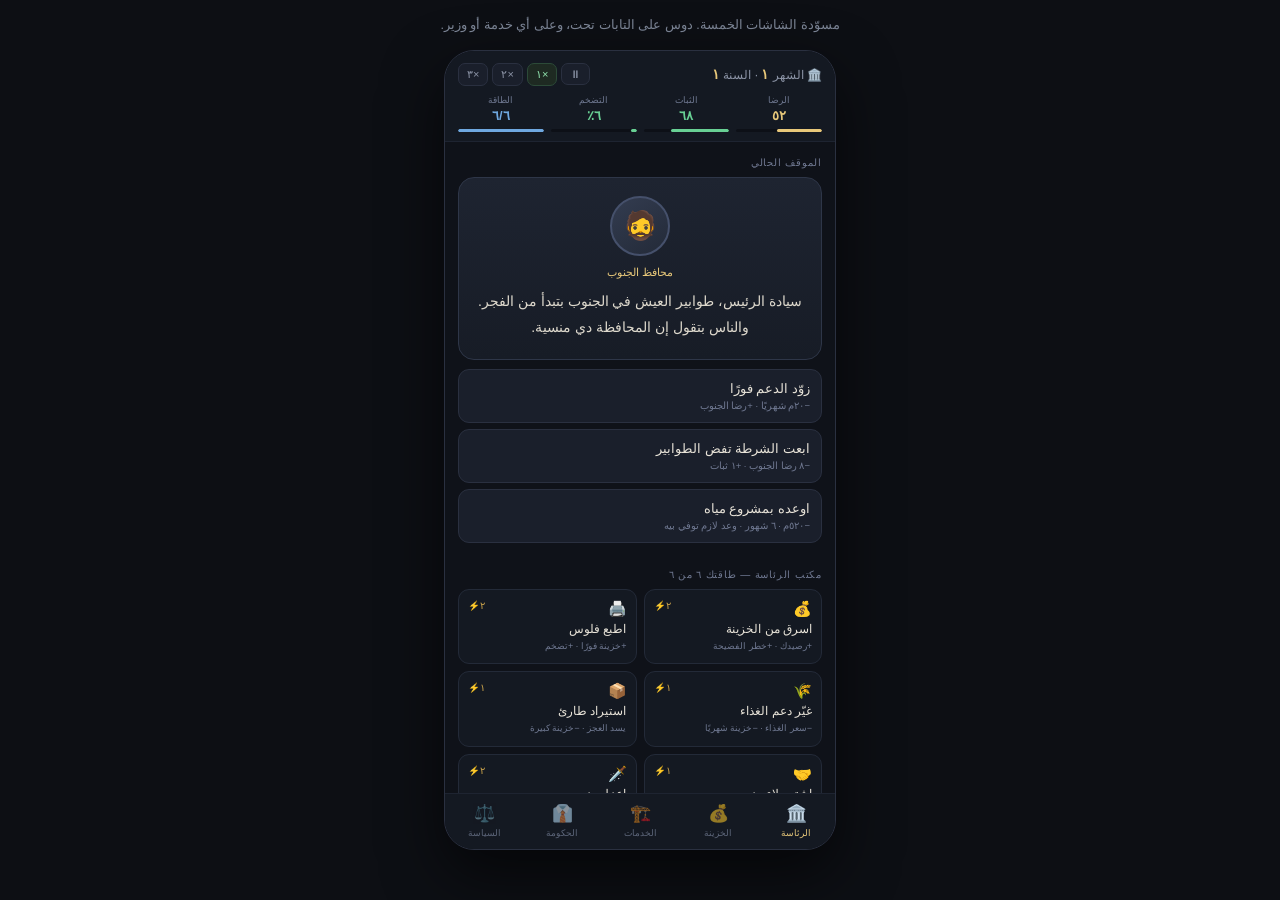
<file: 3_app_mockup.html>
<!DOCTYPE html>
<html lang="ar" dir="rtl">
<head>
<meta charset="utf-8">
<meta name="viewport" content="width=device-width,initial-scale=1">
<title>شاشات اللعبة — مسوّدة</title>
<style>
*{box-sizing:border-box;margin:0;padding:0;-webkit-tap-highlight-color:transparent}
body{font-family:'Segoe UI',Tahoma,Arial,sans-serif;background:#0d0f14;color:#e8e3d8;
     min-height:100vh;display:flex;flex-direction:column;align-items:center;padding:14px 10px 30px}
.note{max-width:420px;text-align:center;color:#7d8697;font-size:12.5px;line-height:1.9;margin-bottom:12px}
.phone{width:100%;max-width:392px;height:800px;background:#0f1219;border:1px solid #2a3040;
       border-radius:30px;display:flex;flex-direction:column;overflow:hidden;
       box-shadow:0 24px 60px rgba(0,0,0,.6)}

/* top strip */
.top{padding:12px 13px 9px;border-bottom:1px solid #1e2431;background:#141922;flex:none}
.trow1{display:flex;justify-content:space-between;align-items:center;margin-bottom:9px}
.date{font-size:12px;color:#8b93a5}.date b{color:#e8c87a;font-size:14px}
.clock{display:flex;gap:4px;align-items:center}
.cbtn{background:#1a1f2b;border:1px solid #2a3040;color:#8b93a5;border-radius:7px;
      padding:4px 8px;font-size:11px;cursor:pointer;font-family:inherit}
.cbtn.on{background:#1e2a22;border-color:#2c4a38;color:#8ee0ab}
.meters{display:grid;grid-template-columns:repeat(4,1fr);gap:7px}
.mtr{text-align:center}
.mtr .lb{font-size:8.5px;color:#6f7891;display:block;margin-bottom:3px}
.mtr .vl{font-size:13px;font-weight:700;font-variant-numeric:tabular-nums;display:block;margin-bottom:3px}
.mtr .bar{height:3px;background:#0d1017;border-radius:2px;overflow:hidden}
.mtr .fl{height:100%;border-radius:2px}

/* body + tabs */
.view{flex:1;overflow-y:auto;padding:13px}
.nav{display:grid;grid-template-columns:repeat(5,1fr);border-top:1px solid #1e2431;
     background:#141922;flex:none}
.nav button{background:none;border:0;padding:9px 2px 11px;cursor:pointer;font-family:inherit;
            color:#5d667a;font-size:9px;display:flex;flex-direction:column;align-items:center;gap:4px}
.nav button i{font-style:normal;font-size:17px;opacity:.55}
.nav button.on{color:#e8c87a}.nav button.on i{opacity:1}

h4{font-size:10px;color:#6f7891;letter-spacing:.08em;margin:2px 0 9px;font-weight:500}
h4:not(:first-child){margin-top:20px}
.card{background:#141922;border:1px solid #232a38;border-radius:13px;padding:12px;margin-bottom:8px}
.row{display:flex;justify-content:space-between;align-items:center;gap:8px}
.nm{font-size:13.5px}.sub{font-size:10.5px;color:#6f7891;margin-top:2px}
.val{font-size:13px;font-weight:700;font-variant-numeric:tabular-nums;white-space:nowrap}
.bar{height:4px;background:#0d1017;border-radius:3px;overflow:hidden;margin-top:6px}
.fl{height:100%;border-radius:3px}
.two{display:flex;gap:7px;margin-top:7px}.two>div{flex:1}
.lb{font-size:8.5px;color:#5d667a;display:block;margin-bottom:3px}
.pill{font-size:9.5px;padding:2px 7px;border-radius:20px;border:1px solid;white-space:nowrap}
.grid2{display:grid;grid-template-columns:1fr 1fr;gap:7px}
.act{background:#141922;border:1px solid #232a38;border-radius:11px;padding:10px 9px;
     text-align:right;font-family:inherit;color:#e8e3d8;cursor:pointer;width:100%}
.act:active{background:#1c2331}
.act .ic{font-size:15px}.act .an{font-size:12px;margin-top:4px;display:block}
.act .ae{font-size:9px;color:#6f7891;margin-top:3px;display:block;line-height:1.6}
.act .ap{float:left;font-size:9.5px;color:#c9a24b}
.sit{background:linear-gradient(180deg,#1e2431,#171c26);border:1px solid #2e3648;
     border-radius:16px;padding:18px 14px;text-align:center;margin-bottom:9px}
.sit .face{width:60px;height:60px;border-radius:50%;margin:0 auto 10px;
     background:linear-gradient(145deg,#333c50,#232a38);border:2px solid #45506b;
     display:flex;align-items:center;justify-content:center;font-size:28px}
.sit .who{font-size:11px;color:#e8c87a;margin-bottom:9px}
.sit .tx{font-size:14px;line-height:1.9;color:#ddd8cc}
.ch{width:100%;background:#1a1f2b;border:1px solid #2a3040;border-radius:11px;padding:11px;
    text-align:right;font-family:inherit;color:#e8e3d8;font-size:13px;margin-bottom:6px;cursor:pointer}
.ch small{display:block;font-size:9.5px;color:#6f7891;margin-top:4px}
.slid{width:100%;margin-top:8px;accent-color:#c9a24b}
.tot{border-top:1px solid #232a38;margin-top:9px;padding-top:9px}
.secret{color:#7a6a4a;font-size:11.5px}
.gfilter{display:flex;gap:5px;overflow-x:auto;margin-bottom:10px;padding-bottom:3px}
.gf{background:#141922;border:1px solid #232a38;color:#7d8697;border-radius:20px;
    padding:5px 11px;font-size:11px;white-space:nowrap;cursor:pointer;font-family:inherit}
.gf.on{background:#1e2532;border-color:#3a4457;color:#e8c87a}
.q{background:#1d1712;border:1px solid #4a3a22;border-radius:10px;padding:9px 11px;
   font-size:10.5px;line-height:1.75;color:#c9a97a;margin-bottom:9px}
</style>
</head>
<body>
<div class="note">مسوّدة الشاشات الخمسة. دوس على التابات تحت، وعلى أي خدمة أو وزير.</div>
<div class="phone">
  <div class="top">
    <div class="trow1">
      <div class="date">🏛️ الشهر <b id="mn">١</b> · السنة <b id="yr">١</b></div>
      <div class="clock">
        <button class="cbtn" id="pp" onclick="tog()">⏸</button>
        <button class="cbtn on" onclick="spd(this,1)">×١</button>
        <button class="cbtn" onclick="spd(this,2)">×٢</button>
        <button class="cbtn" onclick="spd(this,3)">×٣</button>
      </div>
    </div>
    <div class="meters" id="meters"></div>
  </div>
  <div class="view" id="view"></div>
  <div class="nav" id="nav"></div>
</div>
<script>
var D = {"month": 1, "year": 1, "approval": 52, "stability": 68, "inflation": 6.0, "ap": 6, "apMax": 6, "treasury": 2400, "personal": 0, "tax": 20, "util": 50, "subsidy": 60, "services": [{"id": "water", "icon": "💧", "nm": "المياه", "ask": 60, "pct": 118, "comp": 65, "build": 520, "months": 6, "run": 9, "serves": 1.5, "nat": 65, "gov": {"capital": {"cov": 100, "lvl": 77, "fac": 3}, "industrial": {"cov": 100, "lvl": 77, "fac": 2}, "agri": {"cov": 68, "lvl": 52, "fac": 1}, "south": {"cov": 58, "lvl": 44, "fac": 1}, "border": {"cov": 100, "lvl": 77, "fac": 1}}}, {"id": "power", "icon": "⚡", "nm": "الكهربا", "ask": 105, "pct": 118, "comp": 65, "build": 900, "months": 11, "run": 16, "serves": 1.8, "nat": 61, "gov": {"capital": {"cov": 86, "lvl": 66, "fac": 2}, "industrial": {"cov": 75, "lvl": 58, "fac": 1}, "agri": {"cov": 82, "lvl": 63, "fac": 1}, "south": {"cov": 69, "lvl": 53, "fac": 1}, "border": {"cov": 100, "lvl": 77, "fac": 1}}}, {"id": "sewage", "icon": "🚰", "nm": "الصرف", "ask": 45, "pct": 118, "comp": 65, "build": 610, "months": 9, "run": 8, "serves": 2.0, "nat": 64, "gov": {"capital": {"cov": 95, "lvl": 73, "fac": 2}, "industrial": {"cov": 83, "lvl": 64, "fac": 1}, "agri": {"cov": 91, "lvl": 70, "fac": 1}, "south": {"cov": 77, "lvl": 59, "fac": 1}, "border": {"cov": 0, "lvl": 0, "fac": 0}}}, {"id": "health", "icon": "🏥", "nm": "الصحة", "ask": 82, "pct": 118, "comp": 65, "build": 400, "months": 8, "run": 7, "serves": 1.0, "nat": 61, "gov": {"capital": {"cov": 95, "lvl": 73, "fac": 4}, "industrial": {"cov": 83, "lvl": 64, "fac": 2}, "agri": {"cov": 91, "lvl": 70, "fac": 2}, "south": {"cov": 38, "lvl": 29, "fac": 1}, "border": {"cov": 100, "lvl": 77, "fac": 1}}}, {"id": "edu", "icon": "🎓", "nm": "التعليم", "ask": 95, "pct": 118, "comp": 65, "build": 180, "months": 4, "run": 6, "serves": 0.6, "nat": 54, "gov": {"capital": {"cov": 71, "lvl": 55, "fac": 5}, "industrial": {"cov": 75, "lvl": 58, "fac": 3}, "agri": {"cov": 55, "lvl": 42, "fac": 2}, "south": {"cov": 69, "lvl": 53, "fac": 3}, "border": {"cov": 100, "lvl": 77, "fac": 1}}}, {"id": "police", "icon": "👮", "nm": "الشرطة", "ask": 58, "pct": 118, "comp": 65, "build": 150, "months": 3, "run": 5, "serves": 0.5, "nat": 48, "gov": {"capital": {"cov": 71, "lvl": 55, "fac": 6}, "industrial": {"cov": 62, "lvl": 48, "fac": 3}, "agri": {"cov": 45, "lvl": 35, "fac": 2}, "south": {"cov": 58, "lvl": 44, "fac": 3}, "border": {"cov": 83, "lvl": 64, "fac": 1}}}, {"id": "fire", "icon": "🚒", "nm": "الإسعاف", "ask": 35, "pct": 118, "comp": 65, "build": 120, "months": 3, "run": 4, "serves": 0.5, "nat": 32, "gov": {"capital": {"cov": 48, "lvl": 37, "fac": 4}, "industrial": {"cov": 42, "lvl": 32, "fac": 2}, "agri": {"cov": 45, "lvl": 35, "fac": 2}, "south": {"cov": 19, "lvl": 15, "fac": 1}, "border": {"cov": 83, "lvl": 64, "fac": 1}}}], "govs": [{"id": "capital", "nm": "العاصمة", "pop": 4.2, "appr": 60}, {"id": "industrial", "nm": "الصناعية", "pop": 2.4, "appr": 55}, {"id": "agri", "nm": "الزراعية", "pop": 2.2, "appr": 49}, {"id": "south", "nm": "الجنوب", "pop": 2.6, "appr": 37}, {"id": "border", "nm": "الحدودية", "pop": 0.6, "appr": 60}], "ministers": [{"nm": "رئيس الوزراء", "of": "الحكومة كلها", "loy": 71, "comp": 58, "party": "المحافظ"}, {"nm": "وزير المالية", "of": "الضرايب والتحصيل", "loy": 64, "comp": 72, "party": "مستقل"}, {"nm": "وزير الداخلية", "of": "الشرطة وقمع الشغب", "loy": 88, "comp": 41, "party": "المحافظ"}, {"nm": "وزير الدفاع", "of": "الجيش والرشوة", "loy": 52, "comp": 69, "party": "القومي"}, {"nm": "وزير المرافق", "of": "مياه وكهربا وصرف", "loy": 60, "comp": 63, "party": "مستقل"}, {"nm": "وزير الصحة", "of": "الصحة والإسعاف", "loy": 45, "comp": 81, "party": "الحديث"}, {"nm": "وزير التعليم", "of": "التعليم", "loy": 55, "comp": 66, "party": "الحديث"}, {"nm": "وزير التموين", "of": "الغذاء والزراعة", "loy": 79, "comp": 38, "party": "المحافظ"}, {"nm": "وزير الإعلام", "of": "الحملات والفضايح", "loy": 91, "comp": 47, "party": "المحافظ"}], "bank": {"nm": "محافظ البنك المركزي", "indep": 78}, "parties": [{"nm": "المحافظ", "power": 34, "stance": "معاك", "wants": "استقرار · ضرايب أقل"}, {"nm": "الحديث", "power": 26, "stance": "محايد", "wants": "تعليم · بنك مستقل"}, {"nm": "العمالي", "power": 22, "stance": "ضدك", "wants": "دعم · أسعار واطية"}, {"nm": "القومي", "power": 18, "stance": "محايد", "wants": "جيش قوي · اكتفاء ذاتي"}], "blocs": [{"nm": "المتدينين", "w": 24, "sat": 58, "cares": "الاستقرار الاجتماعي"}, {"nm": "الشباب", "w": 28, "sat": 41, "cares": "تعليم · شغل"}, {"nm": "العمال", "w": 26, "sat": 49, "cares": "سعر الغذاء · المرتبات"}, {"nm": "رجال الأعمال", "w": 12, "sat": 66, "cares": "كهربا · تضخم واطي"}, {"nm": "الجيش", "w": 10, "sat": 54, "cares": "ميزانيته · المحافظة الحدودية"}], "actions": [{"ic": "💰", "nm": "اسرق من الخزينة", "ap": 2, "eff": "+رصيدك · +خطر الفضيحة"}, {"ic": "🖨️", "nm": "اطبع فلوس", "ap": 2, "eff": "+خزينة فورًا · +تضخم"}, {"ic": "🌾", "nm": "غيّر دعم الغذاء", "ap": 1, "eff": "−سعر الغذاء · −خزينة شهريًا"}, {"ic": "📦", "nm": "استيراد طارئ", "ap": 1, "eff": "يسد العجز · −خزينة كبيرة"}, {"ic": "🤝", "nm": "اشترِ ولاء وزير", "ap": 1, "eff": "+ولاء · −رصيدك"}, {"ic": "🗡️", "nm": "اعزل وزير", "ap": 2, "eff": "وزير جديد · −ثبات"}, {"ic": "🏛️", "nm": "أقِل الوزارة كلها", "ap": 3, "eff": "تمتص فضيحة · −ولاء الكل"}, {"ic": "🏦", "nm": "غيّر محافظ البنك", "ap": 2, "eff": "تفتح باب الطباعة · −ثبات"}, {"ic": "📺", "nm": "حملة إعلامية", "ap": 2, "eff": "+رضا مؤقت · −خزينة"}, {"ic": "🎖️", "nm": "ادفع للجيش", "ap": 1, "eff": "+رضا الجيش · −خزينة"}, {"ic": "📜", "nm": "تفاوض مع حزب", "ap": 2, "eff": "تحسّن موقفه مقابل تنازل"}], "card": {"face": "🧔", "who": "محافظ الجنوب", "text": "سيادة الرئيس، طوابير العيش في الجنوب بتبدأ من الفجر. والناس بتقول إن المحافظة دي منسية.", "choices": [{"t": "زوّد الدعم فورًا", "e": "−٢٠م شهريًا · +رضا الجنوب"}, {"t": "ابعت الشرطة تفض الطوابير", "e": "−٨ رضا الجنوب · +١ ثبات"}, {"t": "اوعده بمشروع مياه", "e": "−٥٢٠م · ٦ شهور · وعد لازم توفي بيه"}]}};
var AR="٠١٢٣٤٥٦٧٨٩";
function ar(n){return String(Math.round(n)).replace(/\d/g,function(d){return AR[+d]})}
function col(v){return v>=65?'#68d094':v>=45?'#e8c87a':'#e07575'}

// The four meters live outside the tabs on purpose: whatever screen you are on,
// you keep feeling the danger.
function meters(){
  var m=[['الرضا',D.approval,col(D.approval)],['الثبات',D.stability,col(D.stability)],
         ['التضخم',D.inflation,D.inflation>9?'#e07575':'#68d094'],
         ['الطاقة',D.ap/D.apMax*100,'#6fa8e0']];
  var lbl=[ar(D.approval),ar(D.stability),ar(D.inflation)+'٪',ar(D.ap)+'/'+ar(D.apMax)];
  document.getElementById('meters').innerHTML=m.map(function(x,i){
    return '<div class="mtr"><span class="lb">'+x[0]+'</span><span class="vl" style="color:'+x[2]+'">'
      +lbl[i]+'</span><div class="bar"><div class="fl" style="width:'+Math.min(100,x[1])+'%;background:'+x[2]+'"></div></div></div>'
  }).join('');
}

var TABS=[['pres','🏛️','الرئاسة'],['treas','💰','الخزينة'],['serv','🏗️','الخدمات'],
          ['govt','👔','الحكومة'],['pol','⚖️','السياسة']];
var tab='pres', gfilter='all';

function nav(){
  document.getElementById('nav').innerHTML=TABS.map(function(t){
    return '<button class="'+(tab===t[0]?'on':'')+'" onclick="go(\''+t[0]+'\')"><i>'+t[1]+'</i>'+t[2]+'</button>'
  }).join('');
}
function go(t){tab=t;nav();draw()}
function tog(){var b=document.getElementById('pp');b.textContent=b.textContent==='⏸'?'▶':'⏸';
  b.classList.toggle('on')}
function spd(el,n){var s=el.parentNode.querySelectorAll('.cbtn');
  for(var i=1;i<s.length;i++)s[i].classList.remove('on');el.classList.add('on')}

function bar(v,c){return '<div class="bar"><div class="fl" style="width:'+Math.min(100,v)+'%;background:'+(c||col(v))+'"></div></div>'}

function pres(){
  var c=D.card;
  var h='<h4>الموقف الحالي</h4><div class="sit"><div class="face">'+c.face+'</div>'
    +'<div class="who">'+c.who+'</div><div class="tx">'+c.text+'</div></div>';
  h+=c.choices.map(function(x){return '<button class="ch">'+x.t+'<small>'+x.e+'</small></button>'}).join('');
  h+='<h4>مكتب الرئاسة — طاقتك '+ar(D.ap)+' من '+ar(D.apMax)+'</h4><div class="grid2">';
  h+=D.actions.map(function(a){
    return '<button class="act"><span class="ap">'+ar(a.ap)+'⚡</span><span class="ic">'+a.ic+'</span>'
      +'<span class="an">'+a.nm+'</span><span class="ae">'+a.eff+'</span></button>'}).join('');
  return h+'</div>';
}

function treas(){
  var run=0;D.services.forEach(function(s){run+=s.ask*s.pct/100});
  var admin=180, sub=D.subsidy, imp=62;
  var inc=Math.round(D.tax*12*2.30*0.65+12*33*(D.services[1].nat/60)*0.65+12*22*(D.util/50));
  var exp=Math.round(run+admin+sub+imp);
  var h='<h4>الشهر ده</h4><div class="card">'
   +'<div class="row"><span class="nm">الخزينة</span><span class="val" style="color:#e8c87a">'+ar(D.treasury)+'م</span></div>'
   +'<div class="tot"></div>'
   +'<div class="row"><span class="nm">الدخل</span><span class="val" style="color:#68d094">+'+ar(inc)+'م</span></div>'
   +'<div class="row"><span class="sub">ضرايب · شركات · فواتير</span></div>'
   +'<div class="row" style="margin-top:8px"><span class="nm">المصروف</span><span class="val" style="color:#e07575">−'+ar(exp)+'م</span></div>'
   +'<div class="row"><span class="sub">تشغيل '+ar(run)+' · مرتبات '+ar(admin)+' · دعم '+ar(sub)+' · استيراد '+ar(imp)+'</span></div>'
   +'<div class="tot"><div class="row"><span class="nm">الصافي</span><span class="val" style="color:'
   +(inc-exp>=0?'#68d094':'#e07575')+'">'+(inc-exp>=0?'+':'−')+ar(Math.abs(inc-exp))+'م</span></div></div>'
   +'<div class="tot"><div class="row"><span class="secret">💼 رصيدك الشخصي</span><span class="secret">'+ar(D.personal)+'م</span></div></div>'
   +'</div>';
  h+='<h4>الروافع</h4>';
  h+='<div class="card"><div class="row"><span class="nm">ضريبة الدخل</span><span class="val">'+ar(D.tax)+'٪</span></div>'
    +'<div class="sub">كل ١٪ ≈ +١٨م شهريًا · −١٫٦ رضا</div>'
    +'<input class="slid" type="range" min="0" max="45" value="'+D.tax+'" oninput="D.tax=+this.value;draw()"></div>';
  h+='<div class="card"><div class="row"><span class="nm">سعر فواتير الخدمات</span><span class="val">'+ar(D.util)+'</span></div>'
    +'<div class="sub">بيتحس كل شهر في البيت — وجعه أقوى من الضريبة</div>'
    +'<input class="slid" type="range" min="0" max="100" value="'+D.util+'" oninput="D.util=+this.value;draw()"></div>';
  h+='<div class="card"><div class="row"><span class="nm">دعم الغذاء</span><span class="val">'+ar(D.subsidy)+'م</span></div>'
    +'<div class="sub">بيهدّي الشارع بسرعة — وشيله بعدين بيوجع أكتر من نفعه</div>'
    +'<input class="slid" type="range" min="0" max="220" value="'+D.subsidy+'" oninput="D.subsidy=+this.value;draw()"></div>';
  return h;
}

function serv(){
  var h='<div class="gfilter"><button class="gf '+(gfilter==='all'?'on':'')+'" onclick="gset(\'all\')">الدولة كلها</button>';
  h+=D.govs.map(function(g){return '<button class="gf '+(gfilter===g.id?'on':'')+'" onclick="gset(\''+g.id+'\')">'
    +g.nm+' '+ar(g.appr)+'</button>'}).join('')+'</div>';
  h+='<h4>الخدمات — التغطية × التشغيل</h4>';
  h+=D.services.map(function(s){
    var op=Math.round(s.pct*s.comp/100);
    var cov=gfilter==='all'?Math.round(s.nat/op*100):s.gov[gfilter].cov;
    var lvl=gfilter==='all'?s.nat:s.gov[gfilter].lvl;
    var fac=gfilter==='all'?'':' · '+ar(s.gov[gfilter].fac)+' منشأة';
    return '<div class="card"><div class="row"><span class="nm">'+s.icon+' '+s.nm
      +'<span class="sub">'+ar(s.ask*s.pct/100)+'م/شهر'+fac+'</span></span>'
      +'<span class="val" style="color:'+col(lvl)+'">'+ar(lvl)+'</span></div>'
      +'<div class="two"><div><span class="lb">التغطية '+ar(cov)+'٪</span>'+bar(cov,'#4a7fb5')+'</div>'
      +'<div><span class="lb">التشغيل '+ar(op)+'٪</span>'+bar(op,'#c9a24b')+'</div></div>'
      +'<div class="row" style="margin-top:9px"><span class="sub">التمويل '+ar(s.pct)+'٪ من طلب الوزارة</span>'
      +'<span class="sub">كفاءة الوزير '+ar(s.comp)+'</span></div>'
      +'<input class="slid" type="range" min="0" max="160" value="'+s.pct
      +'" oninput="setpct(\''+s.id+'\',+this.value)"></div>'
  }).join('');
  h+='<h4>تحت الإنشاء</h4><div class="card"><div class="row"><span class="nm">محطة مياه — الزراعية'
    +'<span class="sub">بعد ما تفتح: +٩م على المصروف الشهري للأبد</span></span>'
    +'<span class="val" style="color:#e8c87a">٥ شهور</span></div></div>';
  h+='<div class="q">⚠️ التمويل ١٠٠٪ مش معناه تشغيل ١٠٠٪. بكفاءة وزير ٦٥ لازم تموّل ١٥٤٪ — أو تجيب وزير أكفأ.</div>';
  return h;
}
function gset(g){gfilter=g;draw()}
function setpct(id,v){D.services.forEach(function(s){if(s.id===id)s.pct=v});draw()}

function govt(){
  var h='<h4>الحكومة</h4>';
  h+=D.ministers.map(function(m,i){
    return '<div class="card"><div class="row"><span class="nm">'+(i===0?'👑 ':'')+m.nm
      +'<span class="sub">'+m.of+' · '+m.party+'</span></span></div>'
      +'<div class="two"><div><span class="lb">الولاء '+ar(m.loy)+'</span>'+bar(m.loy,'#68d094')+'</div>'
      +'<div><span class="lb">الكفاءة '+ar(m.comp)+'</span>'+bar(m.comp,'#6fa8e0')+'</div></div></div>'
  }).join('');
  h+='<h4>البنك المركزي</h4><div class="card"><div class="row"><span class="nm">🏦 '+D.bank.nm
    +'<span class="sub">استقلاليته عالية — بيرفض يطبع لك</span></span>'
    +'<span class="val" style="color:#6fa8e0">'+ar(D.bank.indep)+'</span></div>'+bar(D.bank.indep,'#6fa8e0')+'</div>';
  h+='<div class="q">💡 الوزير الكفء غير الموالي بيصلّح الخدمات وبيسرّب فضايحك. والفاسد الموالي بيغطي عليك وبيبهدل الخدمات. مفيش وزير مثالي — عشان لو فيه، مفيش قرار.</div>';
  return h;
}

function pol(){
  var sc={'معاك':'#68d094','محايد':'#8b93a5','ضدك':'#e07575'};
  var h='<h4>الأحزاب — بتحاربك في السياسة</h4>';
  h+=D.parties.map(function(p){
    return '<div class="card"><div class="row"><span class="nm">'+p.nm+'<span class="sub">'+p.wants+'</span></span>'
      +'<span class="pill" style="color:'+sc[p.stance]+';border-color:'+sc[p.stance]+'">'+p.stance+'</span></div>'
      +'<span class="lb" style="margin-top:7px">النفوذ '+ar(p.power)+'٪</span>'+bar(p.power*2,'#a58bc9')+'</div>'
  }).join('');
  h+='<h4>الكتل الاجتماعية — بتحاربك في الشارع</h4>';
  h+=D.blocs.map(function(b){
    return '<div class="card"><div class="row"><span class="nm">'+b.nm+'<span class="sub">'+b.cares
      +' · '+ar(b.w)+'٪ من السكان</span></span><span class="val" style="color:'+col(b.sat)+'">'+ar(b.sat)+'</span></div>'
      +bar(b.sat)+'</div>'
  }).join('');
  h+='<div class="q">💡 الكتلة الغاضبة لوحدها بتتذمر بس. لكن لما حزب معارض قوي يلاقي كتلة غاضبة، بيتحالف معاها ويحوّل التذمر لمظاهرة.</div>';
  return h;
}

function draw(){
  meters();
  document.getElementById('view').innerHTML =
    tab==='pres'?pres():tab==='treas'?treas():tab==='serv'?serv():tab==='govt'?govt():pol();
}
nav();draw();
</script>
</body>
</html>
</file>
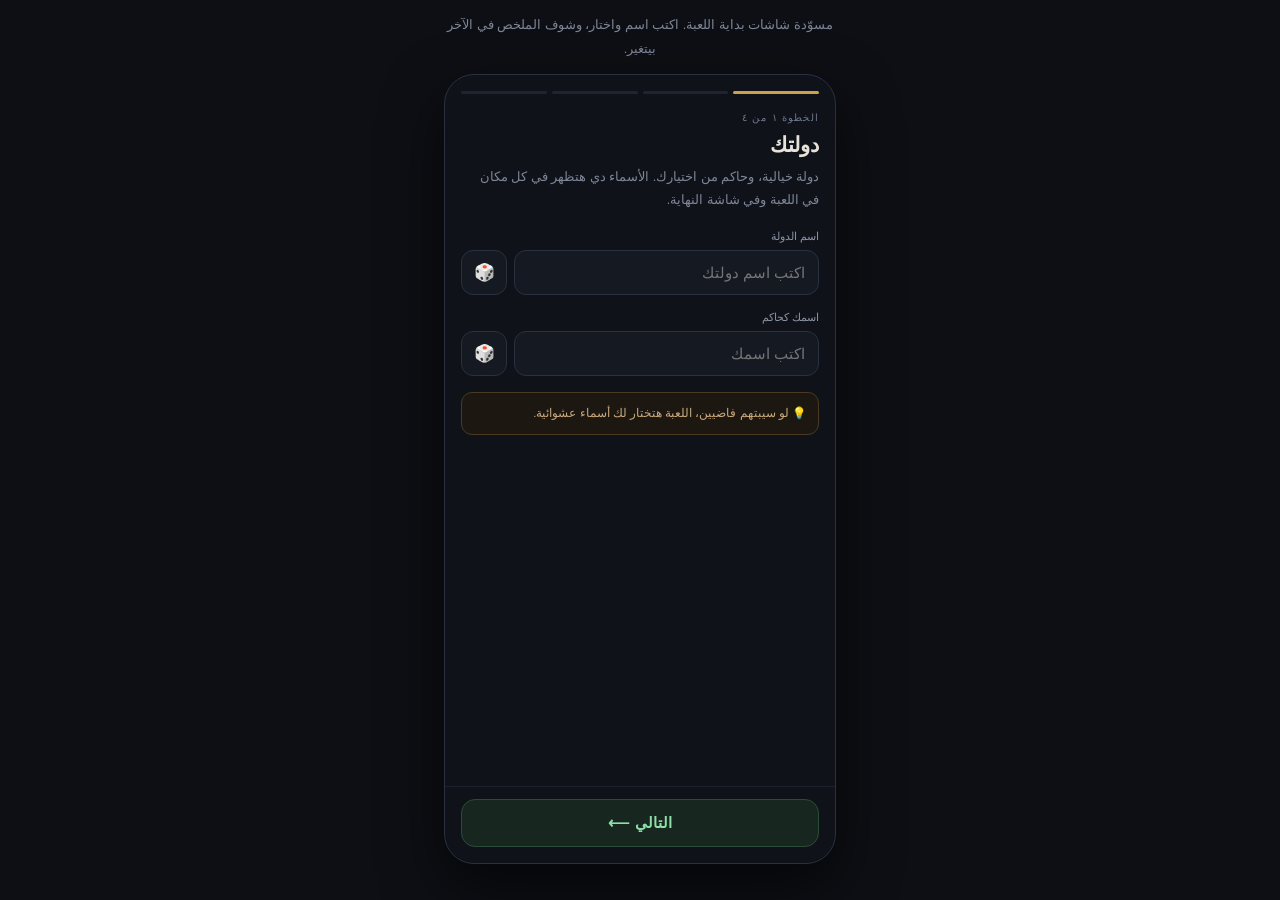
<file: 4_setup_mockup.html>
<!DOCTYPE html>
<html lang="ar" dir="rtl">
<head>
<meta charset="utf-8">
<meta name="viewport" content="width=device-width,initial-scale=1">
<title>بداية اللعبة — مسوّدة</title>
<style>
*{box-sizing:border-box;margin:0;padding:0;-webkit-tap-highlight-color:transparent}
body{font-family:'Segoe UI',Tahoma,Arial,sans-serif;background:#0d0f14;color:#e8e3d8;
     min-height:100vh;display:flex;flex-direction:column;align-items:center;padding:14px 10px 30px}
.note{max-width:420px;text-align:center;color:#7d8697;font-size:12.5px;line-height:1.9;margin-bottom:12px}
.phone{width:100%;max-width:392px;height:790px;background:#0f1219;border:1px solid #2a3040;
       border-radius:30px;display:flex;flex-direction:column;overflow:hidden;
       box-shadow:0 24px 60px rgba(0,0,0,.6)}
.steps{display:flex;gap:5px;padding:16px 16px 12px;flex:none}
.sp{flex:1;height:3px;background:#1e2431;border-radius:2px}
.sp.on{background:#c9a24b}.sp.done{background:#3d6b52}
.view{flex:1;overflow-y:auto;padding:6px 16px 16px}
.foot{padding:12px 16px 16px;flex:none;border-top:1px solid #1a1f2b;display:flex;gap:8px}
.btn{flex:1;padding:14px;border-radius:14px;border:1px solid #2c4a38;background:#182620;
     color:#8ee0ab;font-size:15px;font-weight:700;font-family:inherit;cursor:pointer}
.btn:disabled{opacity:.35;cursor:default}
.btn.ghost{flex:0 0 92px;background:#141922;border-color:#2a3040;color:#7d8697;font-weight:400;font-size:13px}
.btn:active:not(:disabled){transform:scale(.98)}

.eyebrow{font-size:10px;color:#6f7891;letter-spacing:.12em;margin-bottom:6px}
h1{font-size:21px;font-weight:700;line-height:1.5;margin-bottom:6px}
.lede{font-size:12.5px;color:#7d8697;line-height:1.85;margin-bottom:18px}

.field{margin-bottom:16px}
.field label{display:block;font-size:11px;color:#8b93a5;margin-bottom:7px}
.field .wrap{display:flex;gap:7px}
input{flex:1;background:#141922;border:1px solid #2a3040;border-radius:12px;padding:13px;
      color:#e8e3d8;font-family:inherit;font-size:15px;text-align:right}
input:focus{outline:none;border-color:#c9a24b}
.dice{flex:0 0 46px;background:#141922;border:1px solid #2a3040;border-radius:12px;
      color:#c9a24b;font-size:17px;cursor:pointer}

.opt{width:100%;text-align:right;background:#141922;border:1px solid #232a38;border-radius:15px;
     padding:14px;margin-bottom:9px;font-family:inherit;color:#e8e3d8;cursor:pointer;
     transition:border-color .15s,background .15s}
.opt.sel{border-color:#c9a24b;background:#191f29}
.opt .hd{display:flex;align-items:center;gap:9px;margin-bottom:3px}
.opt .ic{font-size:20px}
.opt .nm{font-size:15.5px;font-weight:700;flex:1}
.opt .tag{font-size:9.5px;color:#6f7891;border:1px solid #2a3040;border-radius:20px;padding:2px 8px}
.opt.sel .tag{color:#c9a24b;border-color:#4a3f22}
.opt .ds{font-size:11.5px;color:#8b93a5;line-height:1.85;margin:6px 0 0}
.detail{max-height:0;overflow:hidden;transition:max-height .28s ease}
.opt.sel .detail{max-height:340px}
.lst{margin-top:11px;padding-top:10px;border-top:1px solid #232a38}
.li{font-size:11.5px;line-height:1.8;display:flex;gap:7px;margin-bottom:5px}
.li b{flex:none;font-weight:400}
.good b{color:#68d094}.bad b{color:#e07575}
.feel{font-size:11px;color:#c9a24b;margin-top:10px;font-style:italic}

.sum{background:#141922;border:1px solid #232a38;border-radius:15px;padding:14px;margin-bottom:9px}
.srow{display:flex;justify-content:space-between;align-items:baseline;padding:6px 0;font-size:13px}
.srow .v{font-variant-numeric:tabular-nums;font-weight:700}
.srow .d{font-size:10.5px;margin-right:6px}
.up{color:#68d094}.dn{color:#e07575}
.flag{background:#1d1712;border:1px solid #4a3a22;border-radius:11px;padding:10px 12px;
      font-size:11.5px;line-height:1.8;color:#c9a97a;margin-bottom:8px}
.title{background:linear-gradient(180deg,#1e2431,#171c26);border:1px solid #2e3648;border-radius:16px;
       padding:18px 14px;text-align:center;margin-bottom:12px}
.title .cn{font-size:19px;font-weight:700;margin-bottom:4px}
.title .rn{font-size:12px;color:#e8c87a}
</style>
</head>
<body>
<div class="note">مسوّدة شاشات بداية اللعبة. اكتب اسم واختار، وشوف الملخص في الآخر بيتغير.</div>
<div class="phone">
  <div class="steps" id="steps"></div>
  <div class="view" id="view"></div>
  <div class="foot" id="foot"></div>
</div>
<script>
var GOVS=[{"id": "monarchy", "ic": "👑", "nm": "ملكي", "tag": "الشرعية موروثة", "desc": "إنت ملك. الناس مش لازم تحبك عشان تفضل في الكرسي — بس تغيير أي حاجة صعب.", "mods": {"stability": 12, "ap": -1}, "good": ["ثبات سياسي بيبدأ أعلى بـ١٢", "الغليان بيتراكم أبطأ ١٥٪", "العزل محتاج أزمة أكبر بكتير"], "bad": ["طاقة قرارات أقل (٥) — البلاط والتقاليد بيقيدوك", "الشباب والحزب الحديث بيبدأوا غاضبين", "عزل أي وزير بيكلف ثبات ×١٫٥"], "feel": "لعبة بطيئة ومستقرة. بتعيش طويل، بس بتتحرك ببطء."}, {"id": "republic", "ic": "🗳️", "nm": "جمهوري", "tag": "شرعيتك من الصندوق", "desc": "دولة بمؤسسات. الجهاز بيشتغل أحسن — بس فيه انتخابات كل ٤ سنين، والرضا وقتها هو كل حاجة.", "mods": {"competence": 8}, "good": ["كفاءة الوزرا +٨ — التعيين مؤسسي مش مزاجي", "دخل الضرايب +٨٪ (جهاز تحصيل منظم)", "الفضيحة الواحدة مش بتوديك — المؤسسات بتمتص"], "bad": ["🗳️ انتخابات كل ٤ سنين — رضاك تحت ٤٠ يوم الانتخابات = خرجت", "نفوذ الأحزاب +١٥٪", "الإعلام أحر → الفضايح بتنتشر أسرع"], "feel": "لعبة بإيقاع. أربع سنين شغل، وامتحان."}, {"id": "dictator", "ic": "🎖️", "nm": "ديكتاتوري", "tag": "شرعيتك من الجيش", "desc": "كل السلطة في إيدك. الأحزاب ضعيفة والإعلام مقموع — والجيش هو الحاجة الوحيدة اللي بتخاف منها.", "mods": {"ap": 2, "approval": -10}, "good": ["طاقة قرارات ٨ — تعمل اللي إنت عايزه", "القمع بينجح أكتر ٣٠٪", "نفوذ الأحزاب −٤٠٪", "احتمال الفضيحة ×٠٫٦ — الإعلام مقفول"], "bad": ["الرضا بيبدأ −١٠ وبينزل لوحده كل شهر", "دخل الشركات −١٥٪ — مفيش استثمار", "⚠️ لو رضا الجيش نزل تحت ٣٠ → انقلاب فوري ونهاية تالتة"], "feel": "لعبة قوة وخوف. بتقدر على كل حاجة إلا حاجة واحدة."}], SOCS=[{"id": "conservative", "ic": "🕌", "nm": "مجتمع محافظ", "tag": "بطيء ومستقر", "desc": "مجتمع متماسك بيقدّر الاستقرار. بيسامحك كتير — لو ما حاولتش تغيّره.", "mods": {"stability": 8}, "good": ["ثبات +٨", "الغليان بيتراكم أبطأ ١٥٪", "كتلة المتدينين أكبر — ولو راضية بتهدّي الباقي"], "bad": ["كل إصلاح كبير بيكلف ضعف الرضا", "التعليم أثره على الاقتصاد أقل ٢٠٪"]}, {"id": "open", "ic": "🏙️", "nm": "مجتمع مدني منفتح", "tag": "بينمو وبيراقب", "desc": "مجتمع متعلم وبيتحرك بسرعة. بيبني لك اقتصاد قوي — وبيمسك عليك كل غلطة.", "mods": {"competence": 6}, "good": ["التعليم أثره +٣٠٪ على الدخل طويل المدى", "دخل الشركات +١٢٪", "كفاءة الوزرا +٦"], "bad": ["الفضيحة بتنتشر ×١٫٥ — الإعلام حر", "كتلة الشباب أكبر وبتنزل الشارع أسرع"]}, {"id": "tribal", "ic": "🪶", "nm": "مجتمع قبلي عشائري", "tag": "ولاء بدل كفاءة", "desc": "الولاء هنا أهم من الشهادة. رجالتك مخلصين لك — ومش شاطرين.", "mods": {"loyalty": 15, "competence": -12}, "good": ["ولاء الوزرا بيبدأ +١٥", "رشوة الجيش أرخص ٣٠٪", "المحافظات البعيدة أهدى"], "bad": ["كفاءة الوزرا −١٢ — محسوبية", "لو بنيت في محافظة كتير، الباقيين بيغاروا ورضاهم ينزل"]}, {"id": "divided", "ic": "⚡", "nm": "مجتمع منقسم", "tag": "صعب — للمرة التانية", "desc": "مجتمع مشقوق لنصين. خصومك مش متفقين على حاجة — ولا شعبك كمان.", "mods": {"approval": -6}, "good": ["الأحزاب مش بتتحد ضدك", "تقدر تلعب طرف ضد طرف — التفاوض أرخص"], "bad": ["كل أزمة بتكبر ×١٫٤", "الرضا بيبدأ −٦ والغليان بيتراكم أسرع"]}], BASE={"approval": 52, "stability": 68, "treasury": 2400, "ap": 6, "inflation": 6.0, "competence": 65, "loyalty": 65};
var CN=["جمهورية النهر", "دولة السواحل", "بلاد الرمال", "اتحاد الوديان", "مملكة الشمال", "دولة المرتفعات", "بلاد النخيل"], RN=["كريم عبد الحكم", "سليم الفارس", "عادل بن راشد", "نور الدين حلمي", "طارق العامري", "مراد الشريف"];
var AR="٠١٢٣٤٥٦٧٨٩";
function ar(n){return String(Math.round(n)).replace(/\d/g,function(d){return AR[+d]})}

var S={step:0, country:"", ruler:"", gov:null, soc:null};

// The starting state is the base numbers plus whatever the two choices modify.
// Showing it before the game starts is the whole point of the screen: the
// player should feel the trade-off before living with it for 20 years.
function computed(){
  var o={};
  for(var k in BASE) o[k]=BASE[k];
  var d={};
  [S.gov,S.soc].forEach(function(c){
    if(!c) return;
    for(var k in c.mods){ o[k]+=c.mods[k]; d[k]=(d[k]||0)+c.mods[k]; }
  });
  return {v:o,d:d};
}

function steps(){
  var h="";
  for(var i=0;i<4;i++) h+='<div class="sp '+(i<S.step?'done':i===S.step?'on':'')+'"></div>';
  document.getElementById('steps').innerHTML=h;
}

function pick(list,cur,key){
  return list.map(function(o,i){
    var sel=cur&&cur.id===o.id;
    var h='<button class="opt '+(sel?'sel':'')+'" onclick="sel_(\''+key+'\','+i+')">'
      +'<div class="hd"><span class="ic">'+o.ic+'</span><span class="nm">'+o.nm+'</span>'
      +'<span class="tag">'+o.tag+'</span></div>'
      +'<p class="ds">'+o.desc+'</p><div class="detail"><div class="lst">';
    h+=o.good.map(function(g){return '<div class="li good"><b>▲</b><span>'+g+'</span></div>'}).join('');
    h+=o.bad.map(function(g){return '<div class="li bad"><b>▼</b><span>'+g+'</span></div>'}).join('');
    if(o.feel) h+='<div class="feel">'+o.feel+'</div>';
    return h+'</div></div></button>';
  }).join('');
}
function sel_(k,i){ S[k]=(k==='gov'?GOVS:SOCS)[i]; draw(); }

function view(){
  if(S.step===0){
    return '<div class="eyebrow">الخطوة ١ من ٤</div><h1>دولتك</h1>'
      +'<p class="lede">دولة خيالية، وحاكم من اختيارك. الأسماء دي هتظهر في كل مكان في اللعبة وفي شاشة النهاية.</p>'
      +'<div class="field"><label>اسم الدولة</label><div class="wrap">'
      +'<input id="cn" value="'+S.country+'" placeholder="اكتب اسم دولتك" oninput="S.country=this.value;foot()">'
      +'<button class="dice" onclick="roll(\'country\')">🎲</button></div></div>'
      +'<div class="field"><label>اسمك كحاكم</label><div class="wrap">'
      +'<input id="rn" value="'+S.ruler+'" placeholder="اكتب اسمك" oninput="S.ruler=this.value;foot()">'
      +'<button class="dice" onclick="roll(\'ruler\')">🎲</button></div></div>'
      +'<div class="flag">💡 لو سيبتهم فاضيين، اللعبة هتختار لك أسماء عشوائية.</div>';
  }
  if(S.step===1){
    return '<div class="eyebrow">الخطوة ٢ من ٤</div><h1>نظام الحكم</h1>'
      +'<p class="lede">ده مش شكل بس — ده بيغيّر مصدر شرعيتك، يعني بيغيّر الحاجة اللي ممكن تسقطك.</p>'
      +pick(GOVS,S.gov,'gov');
  }
  if(S.step===2){
    return '<div class="eyebrow">الخطوة ٣ من ٤</div><h1>طبيعة المجتمع</h1>'
      +'<p class="lede">الناس اللي هتحكمهم. ده بيحدد إيه اللي بيغضبهم، وقد إيه بيسامحوا.</p>'
      +pick(SOCS,S.soc,'soc');
  }
  var c=computed(), v=c.v, d=c.d;
  function row(lb,key,suffix){
    var dd=d[key]?'<span class="d '+(d[key]>0?'up':'dn')+'">'+(d[key]>0?'▲+':'▼')+ar(Math.abs(d[key]))+'</span>':'';
    return '<div class="srow"><span>'+lb+'</span><span class="v">'+ar(v[key])+(suffix||'')+dd+'</span></div>';
  }
  var h='<div class="eyebrow">الخطوة ٤ من ٤</div><h1>قبل ما تبدأ</h1>'
    +'<p class="lede">دي حالة دولتك يوم ما تمسك الحكم — بعد ما اختياراتك اتحسبت.</p>'
    +'<div class="title"><div class="cn">'+(S.country||'دولة بلا اسم')+'</div>'
    +'<div class="rn">'+(S.gov?S.gov.ic+' ':'')+(S.ruler||'حاكم بلا اسم')+'</div></div>'
    +'<div class="sum">'
    +row('الرضا الشعبي','approval')+row('الثبات السياسي','stability')
    +row('كفاءة الوزرا','competence')+row('ولاء الوزرا','loyalty')
    +row('طاقة القرارات','ap')+row('التضخم','inflation','٪')
    +'<div class="srow"><span>الخزينة</span><span class="v">'+ar(v.treasury)+'م</span></div>'
    +'</div>';
  if(S.gov&&S.gov.id==='republic') h+='<div class="flag">🗳️ أول انتخابات بعد ٤٨ شهر. لو رضاك وقتها تحت ٤٠، خرجت.</div>';
  if(S.gov&&S.gov.id==='dictator') h+='<div class="flag">⚠️ رضا الجيش تحت ٣٠ = انقلاب فوري. راقب وزير الدفاع.</div>';
  if(S.gov&&S.gov.id==='monarchy') h+='<div class="flag">👑 مفيش انتخابات ومفيش مدة. بتفضل لحد ما يشيلوك.</div>';
  if(S.soc&&S.soc.id==='divided') h+='<div class="flag">⚡ الوضع الصعب. ما تلعبهوش أول مرة.</div>';
  return h;
}

function foot(){
  var ok = S.step===0 ? true : S.step===1 ? !!S.gov : S.step===2 ? !!S.soc : true;
  var lbl = S.step===3 ? 'ابدأ الحُكم ⟵' : 'التالي ⟵';
  document.getElementById('foot').innerHTML =
    (S.step>0?'<button class="btn ghost" onclick="back()">⟶ رجوع</button>':'')
    +'<button class="btn" '+(ok?'':'disabled')+' onclick="next()">'+lbl+'</button>';
}
function next(){ if(S.step<3){S.step++;draw()} else alert('اللعبة بتبدأ هنا'); }
function back(){ if(S.step>0){S.step--;draw()} }
function roll(k){
  var L = k==='country'?CN:RN;
  S[k==='country'?'country':'ruler'] = L[Math.floor(Math.random()*L.length)];
  draw();
}
function draw(){ steps(); document.getElementById('view').innerHTML=view(); foot(); }
draw();
</script>
</body>
</html>
</file>
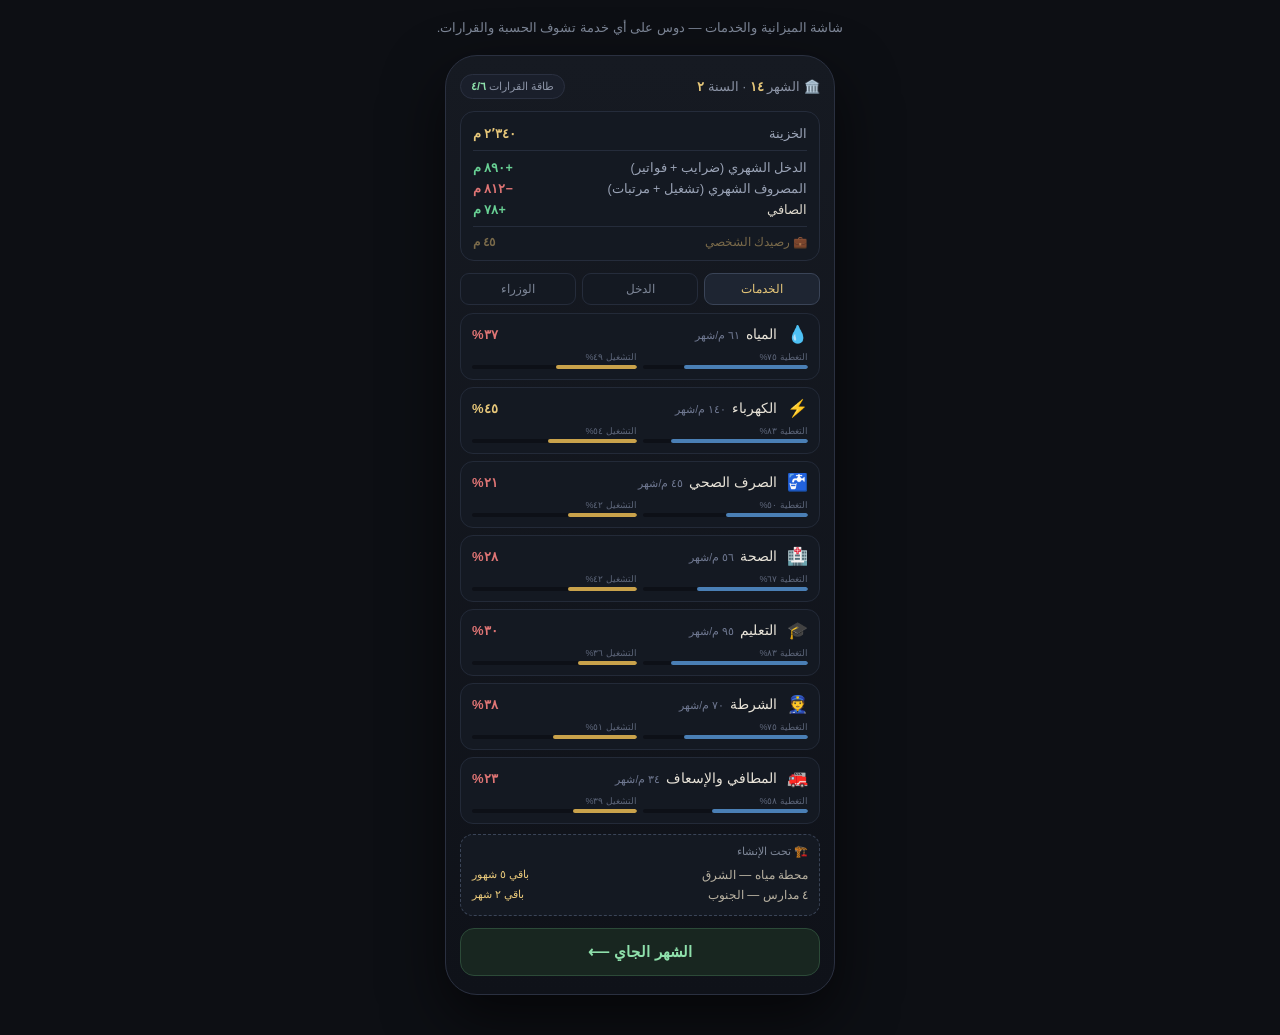
<file: budget_screen_mockup.html>
<!DOCTYPE html>
<html lang="ar" dir="rtl">
<head>
<meta charset="utf-8">
<meta name="viewport" content="width=device-width, initial-scale=1">
<title>شاشة الميزانية والخدمات</title>
<style>
  *{box-sizing:border-box;margin:0;padding:0;-webkit-tap-highlight-color:transparent}
  body{font-family:'Segoe UI',Tahoma,Arial,sans-serif;background:#0d0f14;color:#e8e3d8;
       min-height:100vh;display:flex;flex-direction:column;align-items:center;padding:16px 12px 40px}
  .note{max-width:420px;text-align:center;color:#7d8697;font-size:13px;line-height:1.9;margin-bottom:14px}

  .phone{width:100%;max-width:390px;background:linear-gradient(180deg,#161a22,#0f1219);
         border:1px solid #2a3040;border-radius:32px;padding:18px 14px;position:relative;
         box-shadow:0 24px 60px rgba(0,0,0,.6)}

  .hdr{display:flex;justify-content:space-between;align-items:center;margin-bottom:12px}
  .hdr .t{font-size:13px;color:#8b93a5}
  .hdr .t b{color:#e8c87a}
  .ap{font-size:11px;color:#8b93a5;background:#1a1f2b;border:1px solid #2a3040;
      border-radius:20px;padding:5px 10px}
  .ap b{color:#8ee0ab}

  /* Treasury strip: the four numbers the player checks every single month */
  .treas{background:#141922;border:1px solid #252c3b;border-radius:14px;padding:11px 12px;margin-bottom:6px}
  .trow{display:flex;justify-content:space-between;font-size:12.5px;padding:3px 0;color:#9aa3b6}
  .trow b{font-variant-numeric:tabular-nums}
  .pos{color:#68d094}.neg{color:#e07575}.gold{color:#e8c87a}
  .sep{height:1px;background:#252c3b;margin:6px 0}
  .secret{display:flex;justify-content:space-between;font-size:11.5px;color:#7a6a4a;padding-top:2px}

  .tabs{display:flex;gap:6px;margin:12px 0 8px}
  .tab{flex:1;text-align:center;font-size:12px;padding:8px 4px;border-radius:9px;
       background:#141922;border:1px solid #252c3b;color:#7d8697;cursor:pointer}
  .tab.on{background:#1e2532;color:#e8c87a;border-color:#3a4457}

  /* Service rows */
  .svc{background:#141922;border:1px solid #232a38;border-radius:13px;
       padding:10px 11px;margin-bottom:7px;cursor:pointer;transition:.15s}
  .svc:active{background:#1a2130}
  .sline{display:flex;align-items:center;gap:9px;margin-bottom:7px}
  .sico{font-size:17px;width:22px;text-align:center}
  .snm{flex:1;font-size:13.5px}
  .slvl{font-size:13px;font-weight:700;font-variant-numeric:tabular-nums}
  .scost{font-size:10.5px;color:#6f7891;margin-right:6px}
  .bars{display:flex;gap:6px;align-items:center}
  .bwrap{flex:1}
  .blbl{font-size:9px;color:#5d667a;margin-bottom:3px;display:block}
  .bar{height:4px;background:#0d1017;border-radius:3px;overflow:hidden}
  .fl{height:100%;border-radius:3px;transition:width .4s}
  .cov{background:#4a7fb5}.opr{background:#c9a24b}

  /* Build queue */
  .queue{background:#141922;border:1px dashed #3a4457;border-radius:13px;padding:10px 11px;margin-top:10px}
  .qh{font-size:11px;color:#7d8697;margin-bottom:7px}
  .qi{display:flex;justify-content:space-between;font-size:12px;color:#b9b2a2;padding:3px 0}
  .qi span:last-child{color:#e8c87a;font-size:11px}

  .next{width:100%;margin-top:12px;padding:14px;border-radius:14px;border:1px solid #2c4a38;
        background:#182620;color:#8ee0ab;font-size:15px;font-weight:700;font-family:inherit;cursor:pointer}
  .next:active{transform:scale(.98)}

  /* Detail sheet */
  .ovl{position:fixed;inset:0;background:rgba(5,7,11,.72);display:none;
       align-items:flex-end;justify-content:center;z-index:9;padding:10px}
  .ovl.on{display:flex}
  .sheet{width:100%;max-width:390px;background:#171c26;border:1px solid #2e3648;
         border-radius:20px;padding:18px 16px 16px;max-height:88vh;overflow-y:auto}
  .sh{display:flex;align-items:center;gap:9px;margin-bottom:14px}
  .sh .ic{font-size:24px}
  .sh .nm{font-size:16px;font-weight:700;flex:1}
  .x{color:#6f7891;font-size:20px;cursor:pointer;padding:0 6px}

  .calc{background:#10141c;border:1px solid #232a38;border-radius:12px;padding:12px;margin-bottom:13px;font-size:12.5px}
  .cr{display:flex;justify-content:space-between;padding:4px 0;color:#9aa3b6}
  .cr b{font-variant-numeric:tabular-nums;color:#ddd8cc}
  .ceq{border-top:1px solid #252c3b;margin-top:7px;padding-top:8px;font-size:13.5px;color:#e8e3d8}
  .ceq b{color:#e8c87a}

  .warn{background:#1d1712;border:1px solid #4a3a22;border-radius:11px;padding:10px;
        font-size:11.5px;line-height:1.8;color:#c9a97a;margin-bottom:13px}

  .opt{width:100%;text-align:right;background:#1a1f2b;border:1px solid #2a3040;border-radius:13px;
       padding:12px;margin-bottom:8px;font-family:inherit;color:#e8e3d8;font-size:13.5px;cursor:pointer}
  .opt:active{background:#212838}
  .opt .d{display:block;font-size:11px;color:#7d8697;margin-top:5px;line-height:1.7}
  .opt.build{border-color:#2c3f5a}
  .opt.cut{border-color:#4a2f33}

  .toast{position:fixed;bottom:24px;left:50%;transform:translateX(-50%);background:#1e2532;
         border:1px solid #3a4457;color:#e8e3d8;padding:11px 18px;border-radius:12px;font-size:12.5px;
         opacity:0;transition:.3s;pointer-events:none;z-index:20;text-align:center;max-width:330px;line-height:1.7}
  .toast.on{opacity:1}
</style>
</head>
<body>

<div class="note">شاشة الميزانية والخدمات — دوس على أي خدمة تشوف الحسبة والقرارات.</div>

<div class="phone">

  <div class="hdr">
    <div class="t">🏛️ الشهر <b>١٤</b> · السنة <b>٢</b></div>
    <div class="ap">طاقة القرارات <b>٤/٦</b></div>
  </div>

  <div class="treas">
    <div class="trow"><span>الخزينة</span><b class="gold">٢٬٣٤٠ م</b></div>
    <div class="sep"></div>
    <div class="trow"><span>الدخل الشهري (ضرايب + فواتير)</span><b class="pos">+٨٩٠ م</b></div>
    <div class="trow"><span>المصروف الشهري (تشغيل + مرتبات)</span><b class="neg">−٨١٢ م</b></div>
    <div class="trow" style="color:#ddd8cc"><span>الصافي</span><b class="pos">+٧٨ م</b></div>
    <div class="sep"></div>
    <div class="secret"><span>💼 رصيدك الشخصي</span><b>٤٥ م</b></div>
  </div>

  <div class="tabs">
    <div class="tab on">الخدمات</div>
    <div class="tab">الدخل</div>
    <div class="tab">الوزراء</div>
  </div>

  <div id="list"></div>

  <div class="queue">
    <div class="qh">🏗️ تحت الإنشاء</div>
    <div class="qi"><span>محطة مياه — الشرق</span><span>باقي ٥ شهور</span></div>
    <div class="qi"><span>٤ مدارس — الجنوب</span><span>باقي ٢ شهر</span></div>
  </div>

  <button class="next">الشهر الجاي ⟵</button>

</div>

<div class="ovl" id="ovl" onclick="if(event.target===this)close_()">
  <div class="sheet" id="sheet"></div>
</div>

<div class="toast" id="toast"></div>

<script>
// Service model: coverage comes from BUILT capacity vs population,
// operating comes from how much of the required monthly budget is actually funded.
// Keeping them separate is the whole point — it creates the two traps
// (built-but-unfunded, funded-but-undersized) that make budgeting a real decision.
var POP = 12.0; // millions

var SERVICES = [
  {ic:'💧', nm:'المياه',        unit:'محطة مياه',   n:6,   cap:9.0,  need:74,  given:61, build:520, addCap:1.5, addRun:12, months:6, min:'م. الإسكان'},
  {ic:'⚡', nm:'الكهرباء',      unit:'محطة كهرباء', n:4,   cap:10.0, need:155, given:140,build:900, addCap:2.5, addRun:22, months:11,min:'م. الكهرباء'},
  {ic:'🚰', nm:'الصرف الصحي',   unit:'محطة صرف',    n:3,   cap:6.0,  need:64,  given:45, build:610, addCap:2.0, addRun:14, months:9, min:'م. الإسكان'},
  {ic:'🏥', nm:'الصحة',         unit:'مستشفى',      n:8,   cap:8.0,  need:80,  given:56, build:400, addCap:1.0, addRun:10, months:8, min:'م. الصحة'},
  {ic:'🎓', nm:'التعليم',       unit:'٤ مدارس',     n:120, cap:10.0, need:160, given:95, build:180, addCap:0.6, addRun:9,  months:4, min:'م. التعليم'},
  {ic:'👮', nm:'الشرطة',        unit:'قسم شرطة',    n:40,  cap:9.0,  need:82,  given:70, build:150, addCap:0.5, addRun:7,  months:3, min:'م. الداخلية'},
  {ic:'🚒', nm:'المطافي والإسعاف',unit:'مركز إسعاف', n:22,  cap:7.0,  need:52,  given:34, build:120, addCap:0.5, addRun:5,  months:3, min:'م. الصحة'}
];

// Minister competence: only this share of the money actually reaches the service.
// This is what makes "who runs the ministry" a budget question, not a flavour text.
var COMPETENCE = 0.6;

function ar(n){ return n.toLocaleString('ar-EG'); }
function pct(x){ return Math.round(x*100); }

function coverage(s){ return Math.min(1, s.cap / POP); }
function operating(s){ return Math.min(1, (s.given * COMPETENCE) / s.need); }
function level(s){ return coverage(s) * operating(s); }

function colorFor(p){ return p >= 65 ? '#68d094' : p >= 40 ? '#e8c87a' : '#e07575'; }

function draw(){
  var h = '';
  for (var i = 0; i < SERVICES.length; i++){
    var s = SERVICES[i];
    var lv = pct(level(s)), cv = pct(coverage(s)), op = pct(operating(s));
    h += '<div class="svc" onclick="open_(' + i + ')">'
       +   '<div class="sline">'
       +     '<span class="sico">' + s.ic + '</span>'
       +     '<span class="snm">' + s.nm + '<span class="scost">' + ar(s.given) + ' م/شهر</span></span>'
       +     '<span class="slvl" style="color:' + colorFor(lv) + '">' + ar(lv) + '%</span>'
       +   '</div>'
       +   '<div class="bars">'
       +     '<div class="bwrap"><span class="blbl">التغطية ' + ar(cv) + '%</span><div class="bar"><div class="fl cov" style="width:' + cv + '%"></div></div></div>'
       +     '<div class="bwrap"><span class="blbl">التشغيل ' + ar(op) + '%</span><div class="bar"><div class="fl opr" style="width:' + op + '%"></div></div></div>'
       +   '</div>'
       + '</div>';
  }
  document.getElementById('list').innerHTML = h;
}

function open_(i){
  var s = SERVICES[i];
  var cv = pct(coverage(s)), op = pct(operating(s)), lv = pct(level(s));
  var reaching = Math.round(s.given * COMPETENCE);
  var lost = s.given - reaching;
  var toFull = Math.max(0, Math.ceil(s.need / COMPETENCE) - s.given);

  var h = '<div class="sh"><span class="ic">' + s.ic + '</span><span class="nm">' + s.nm
        + '</span><span class="x" onclick="close_()">✕</span></div>';

  h += '<div class="calc">'
     +   '<div class="cr"><span>المنشآت (' + s.unit + ')</span><b>' + ar(s.n) + '</b></div>'
     +   '<div class="cr"><span>بتخدم</span><b>' + s.cap.toLocaleString('ar-EG') + ' م من ' + POP.toLocaleString('ar-EG') + ' م نسمة</b></div>'
     +   '<div class="cr"><span>التغطية</span><b style="color:#6fa8e0">' + ar(cv) + '%</b></div>'
     +   '<div class="cr" style="padding-top:9px"><span>الميزانية المطلوبة للتشغيل الكامل</span><b>' + ar(Math.ceil(s.need/COMPETENCE)) + ' م</b></div>'
     +   '<div class="cr"><span>اللي بتديه فعلاً</span><b>' + ar(s.given) + ' م</b></div>'
     +   '<div class="cr"><span>التشغيل</span><b style="color:#e8c87a">' + ar(op) + '%</b></div>'
     +   '<div class="ceq"><span>مستوى الخدمة = ' + ar(cv) + '% × ' + ar(op) + '% = </span><b>' + ar(lv) + '%</b></div>'
     + '</div>';

  h += '<div class="warn">⚠️ ' + s.min + ' كفاءته <b>' + ar(pct(COMPETENCE)) + '%</b> — يعني من الـ'
     + ar(s.given) + ' مليون اللي بتصرفهم، <b>' + ar(reaching) + '</b> بس بيوصلوا للخدمة و<b>'
     + ar(lost) + '</b> بيضيعوا في الطريق.</div>';

  h += '<button class="opt" onclick="act(' + i + ',1)">💰 زوّد ميزانية التشغيل'
     +   '<span class="d">+' + ar(toFull) + ' مليون شهريًا توصل التشغيل ١٠٠%. التحسن بيظهر خلال شهرين — بس العبء ده بيفضل عليك كل شهر.</span></button>';

  h += '<button class="opt build" onclick="act(' + i + ',2)">🏗️ ابني ' + s.unit + ' جديد'
     +   '<span class="d">' + ar(s.build) + ' مليون مرة واحدة · ' + ar(s.months) + ' شهور إنشاء · وبعد ما يفتح بيزوّد '
     +   ar(s.addRun) + ' مليون على المصروف الشهري للأبد. التغطية تبقى '
     +   ar(pct(Math.min(1,(s.cap + s.addCap)/POP))) + '%.</span></button>';

  h += '<button class="opt cut" onclick="act(' + i + ',3)">✂️ قلّل الميزانية ٢٠٪'
     +   '<span class="d">توفّر ' + ar(Math.round(s.given*0.2)) + ' مليون شهريًا — والخدمة تنزل لـ'
     +   ar(pct(coverage(s) * Math.min(1,(s.given*0.8*COMPETENCE)/s.need))) + '%. الناس هتلاحظ.</span></button>';

  document.getElementById('sheet').innerHTML = h;
  document.getElementById('ovl').classList.add('on');
}

function close_(){ document.getElementById('ovl').classList.remove('on'); }

function act(i, kind){
  var s = SERVICES[i], msg;
  if (kind === 1){
    var add = Math.max(0, Math.ceil(s.need/COMPETENCE) - s.given);
    s.given += add;
    msg = 'زوّدت ميزانية ' + s.nm + ' بـ' + ar(add) + ' مليون شهريًا.<br>التحسن هيظهر خلال شهرين.';
  } else if (kind === 2){
    msg = '🏗️ بدأ إنشاء ' + s.unit + ' — ' + ar(s.build) + ' مليون اتخصمت.<br>هيفتح بعد '
        + ar(s.months) + ' شهور، وساعتها المصروف الشهري هيزيد ' + ar(s.addRun) + ' مليون.';
  } else {
    s.given = Math.round(s.given * 0.8);
    msg = '✂️ قلّلت ميزانية ' + s.nm + '.<br>وفّرت فلوس — والرضا الشعبي هينزل الشهر الجاي.';
  }
  close_(); draw(); toast(msg);
}

function toast(m){
  var t = document.getElementById('toast');
  t.innerHTML = m; t.classList.add('on');
  setTimeout(function(){ t.classList.remove('on'); }, 3400);
}

draw();
</script>
</body>
</html>
</file>
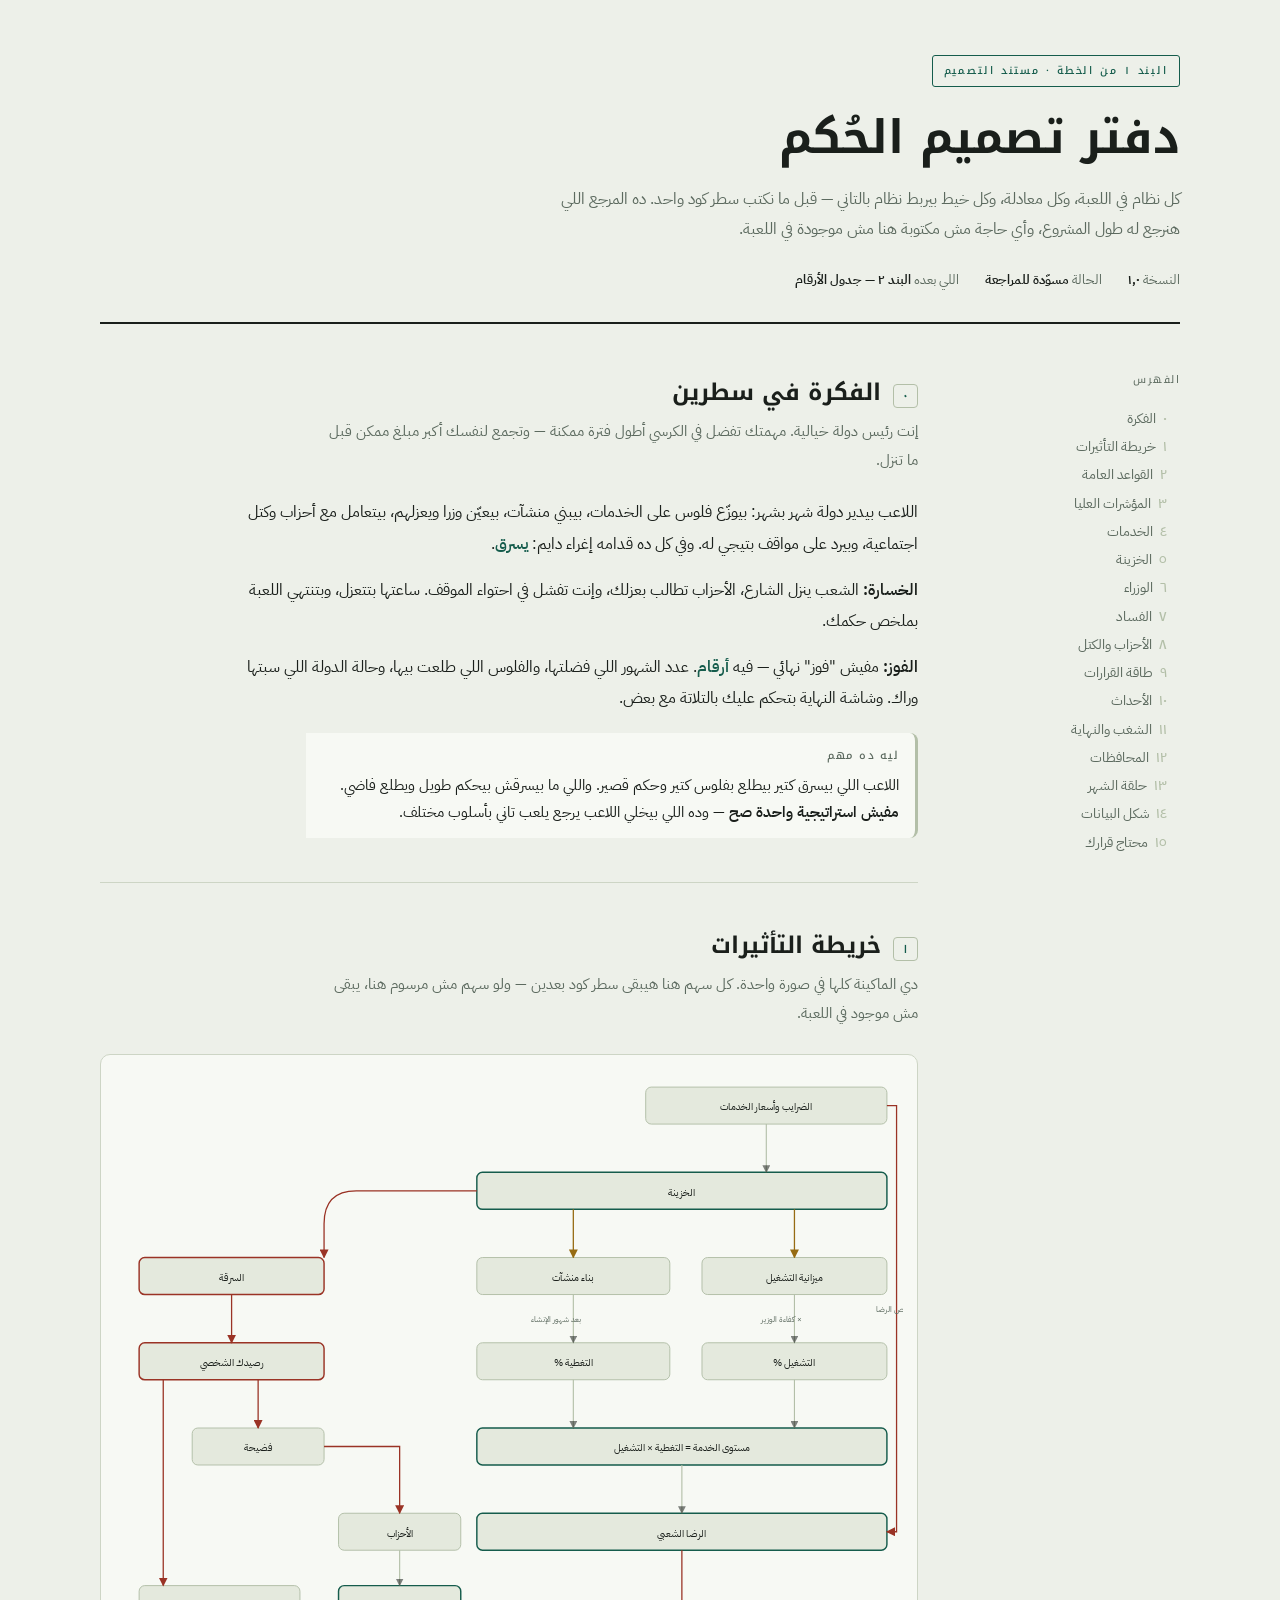
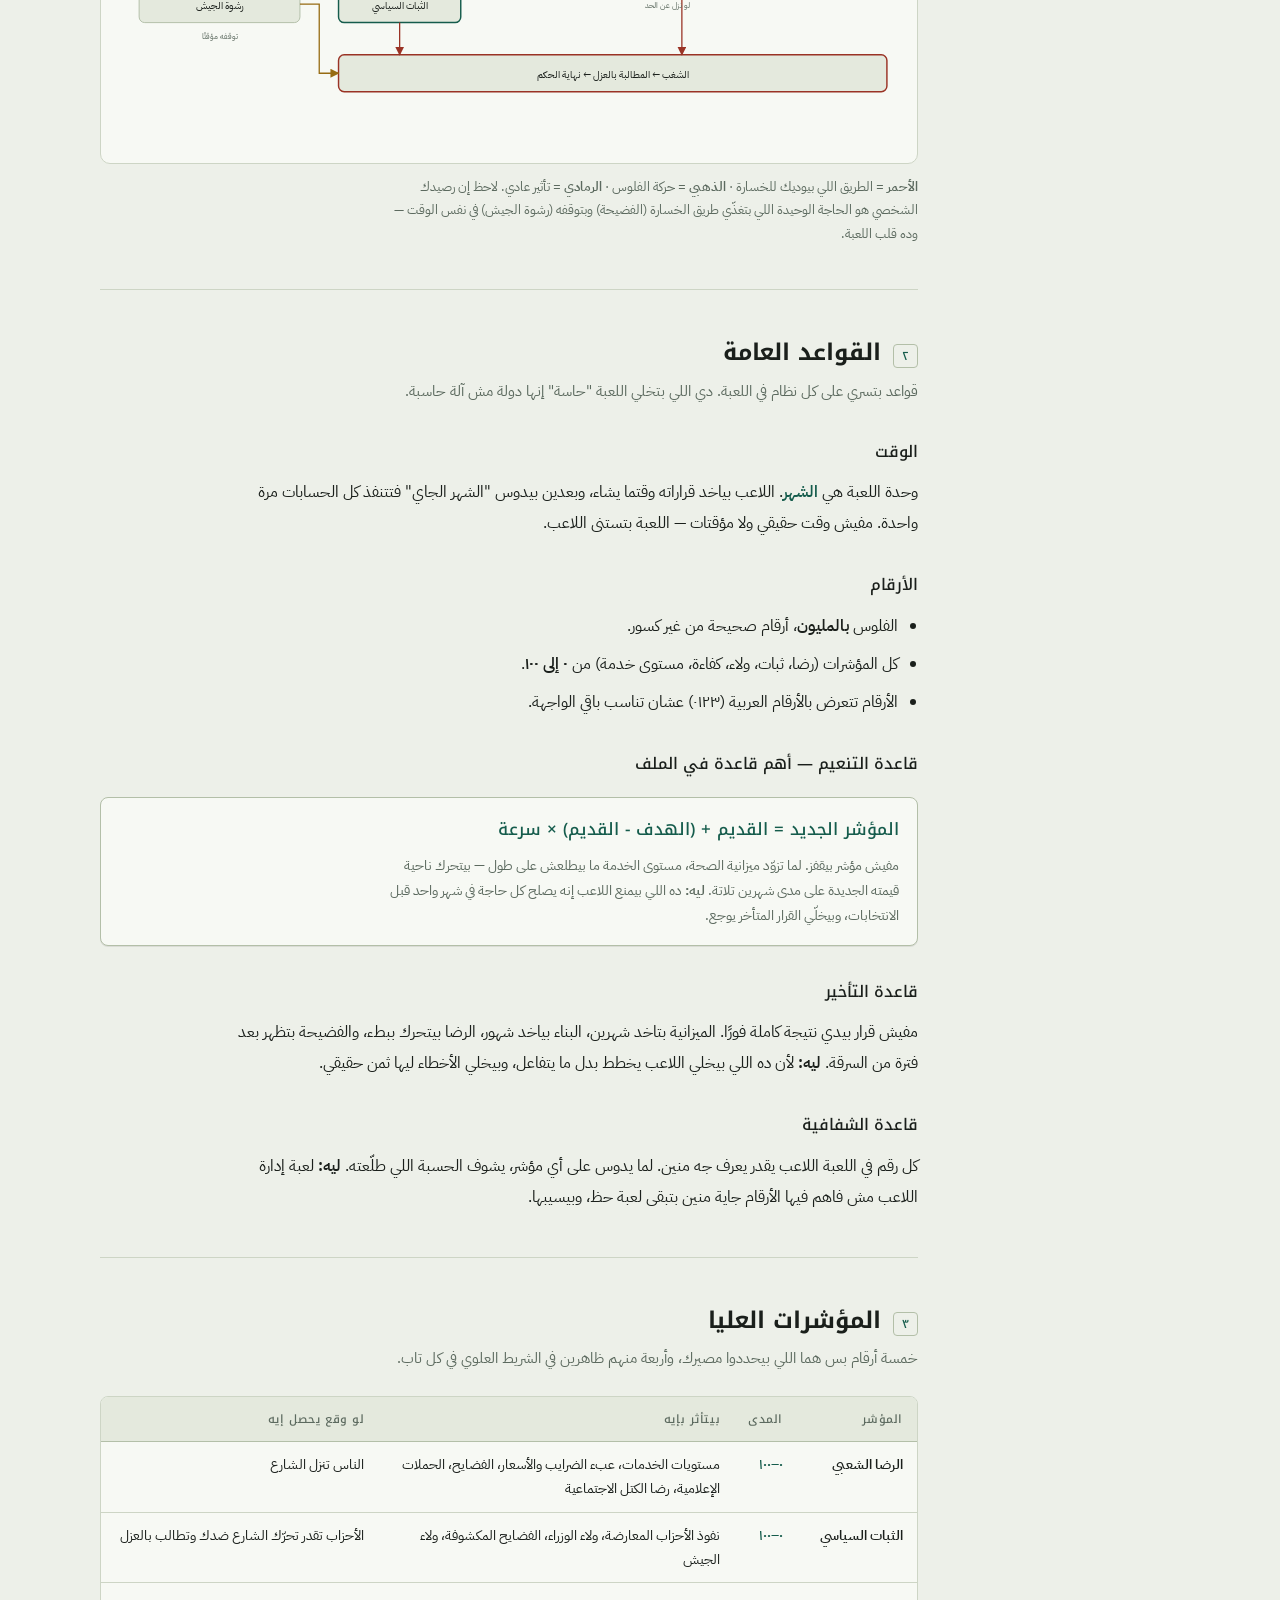
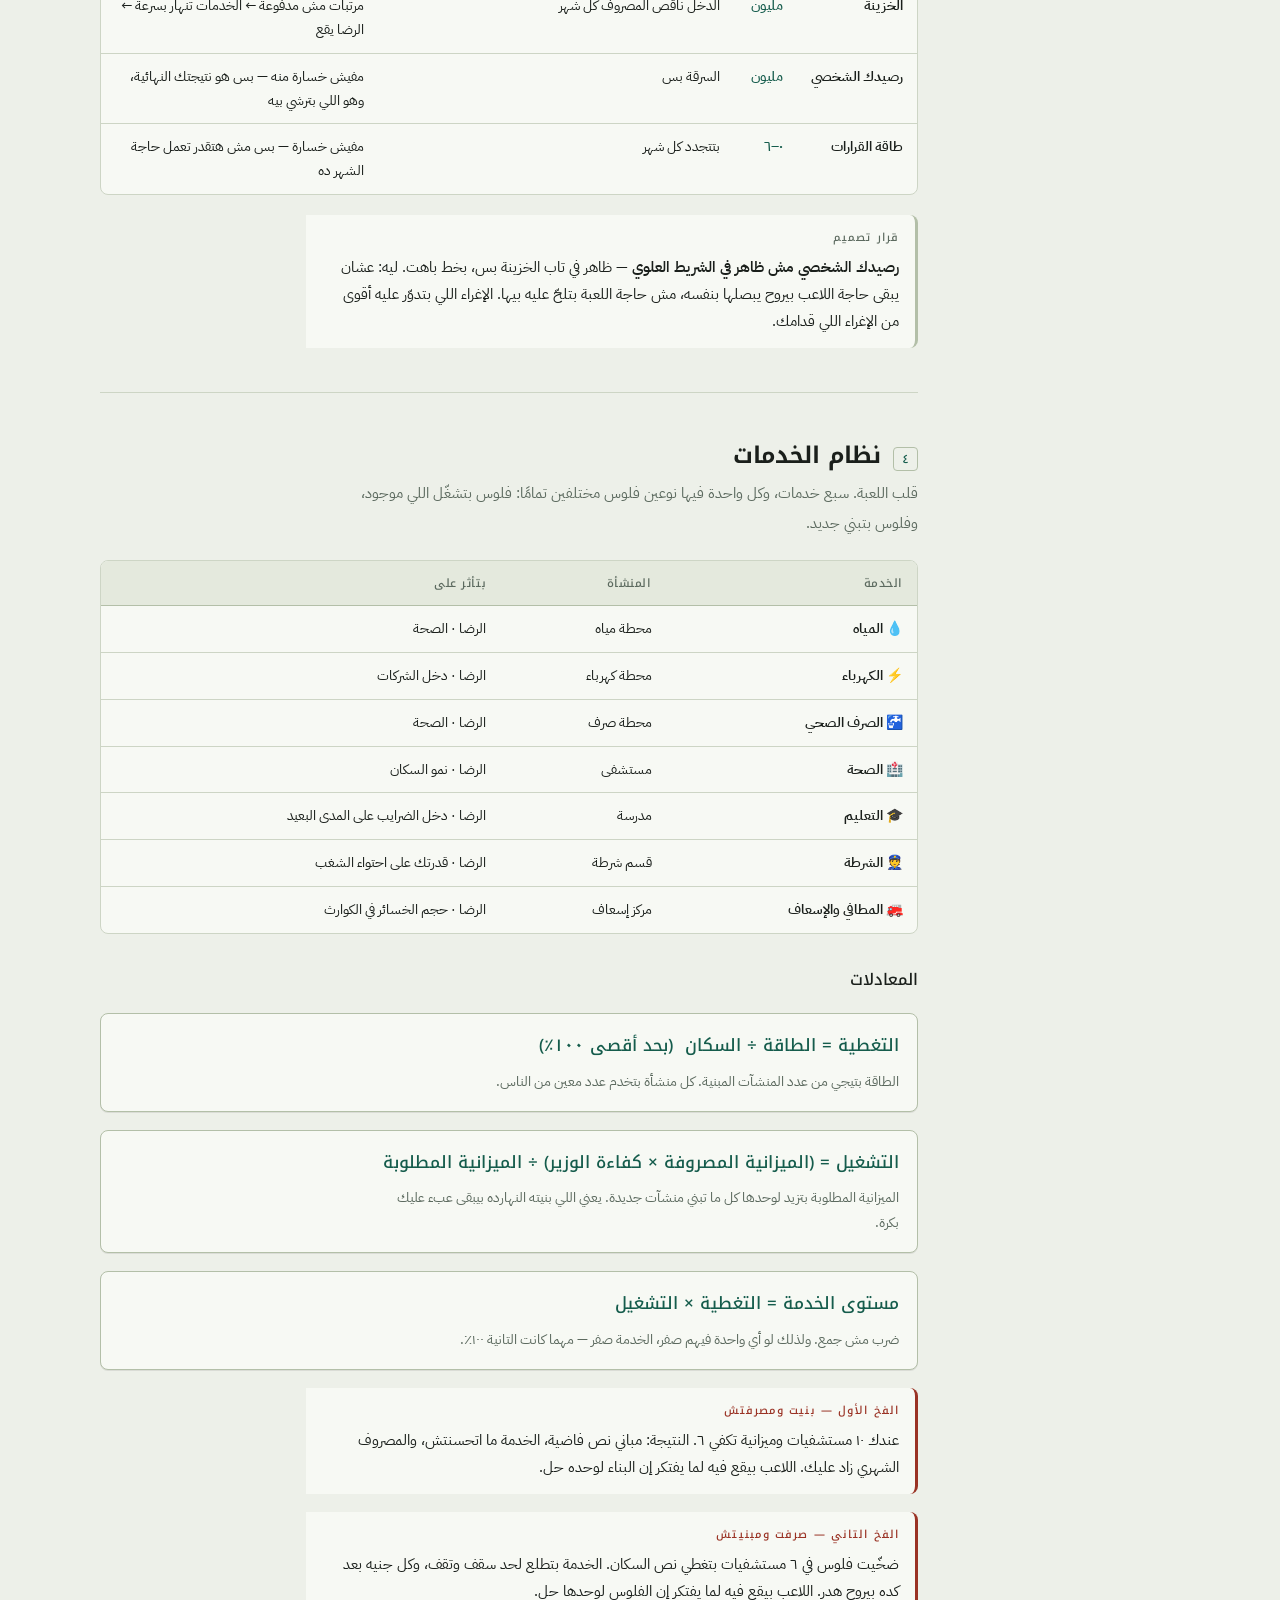
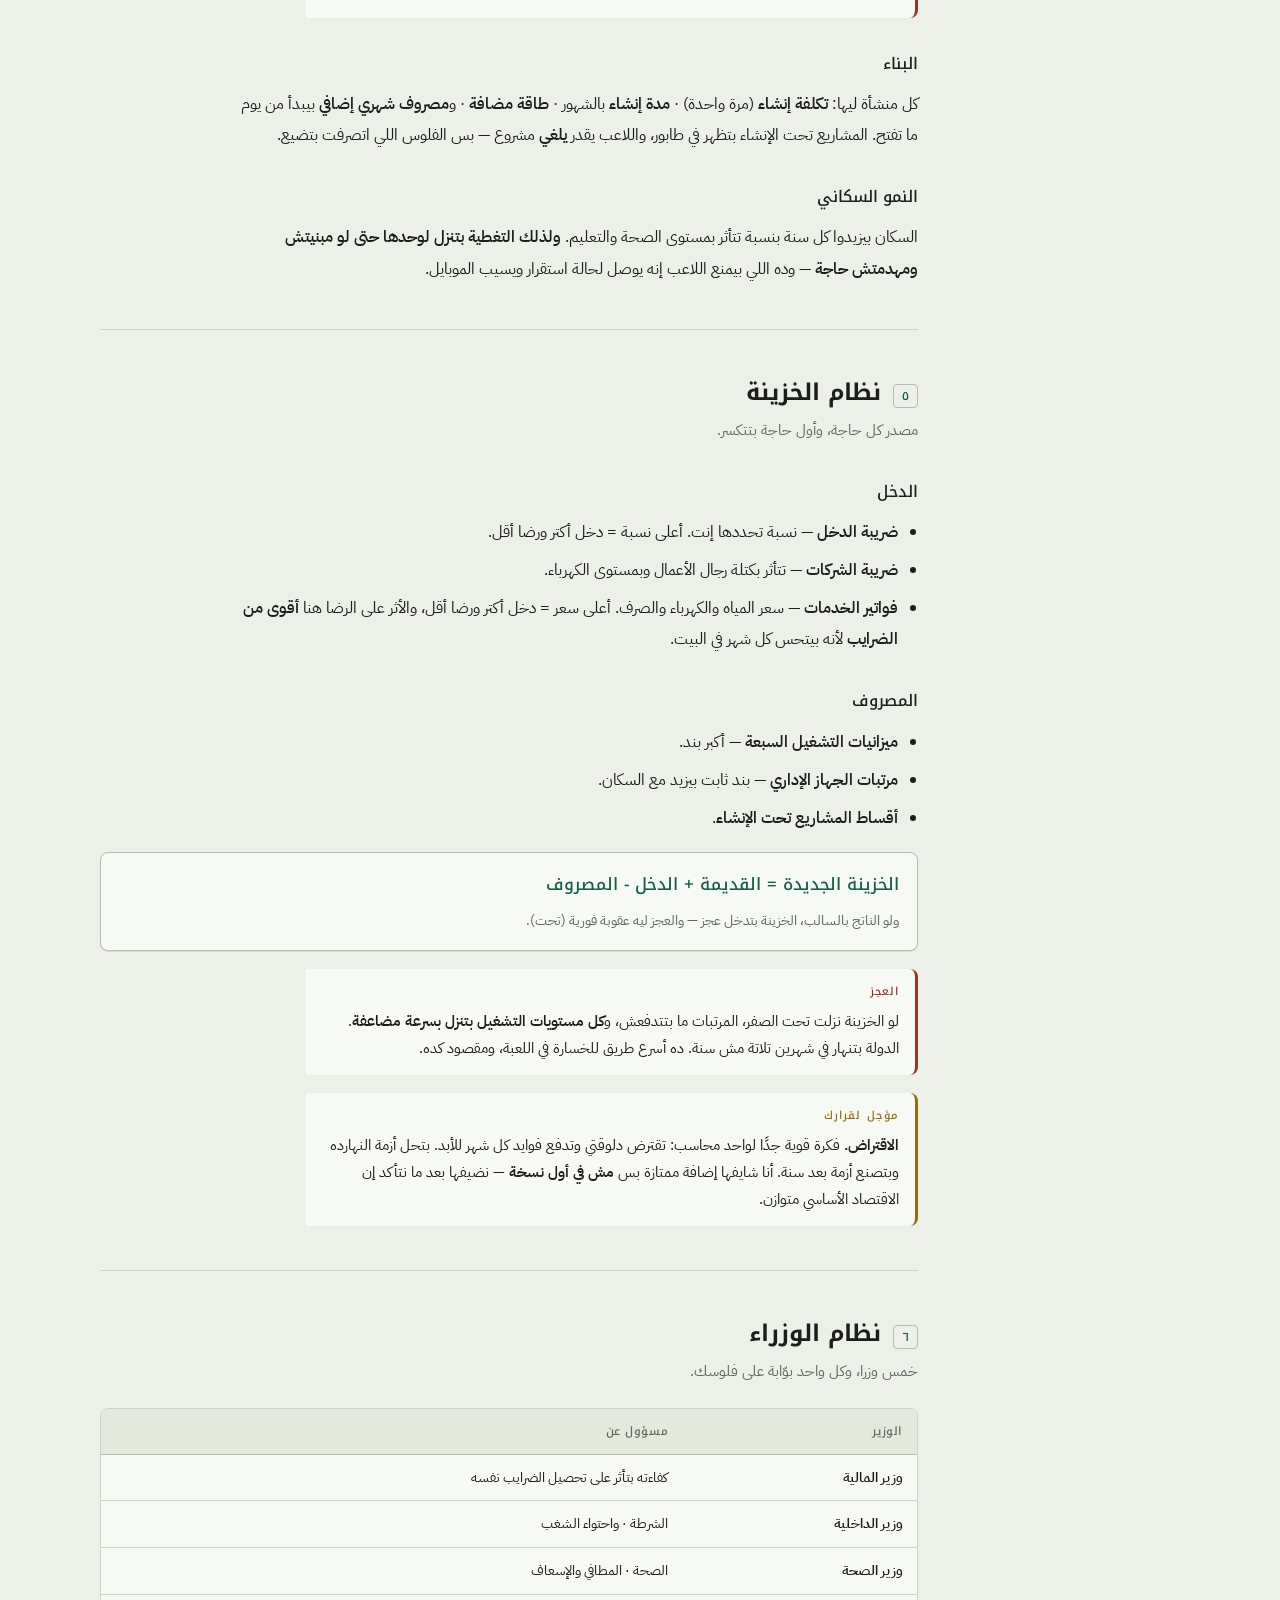
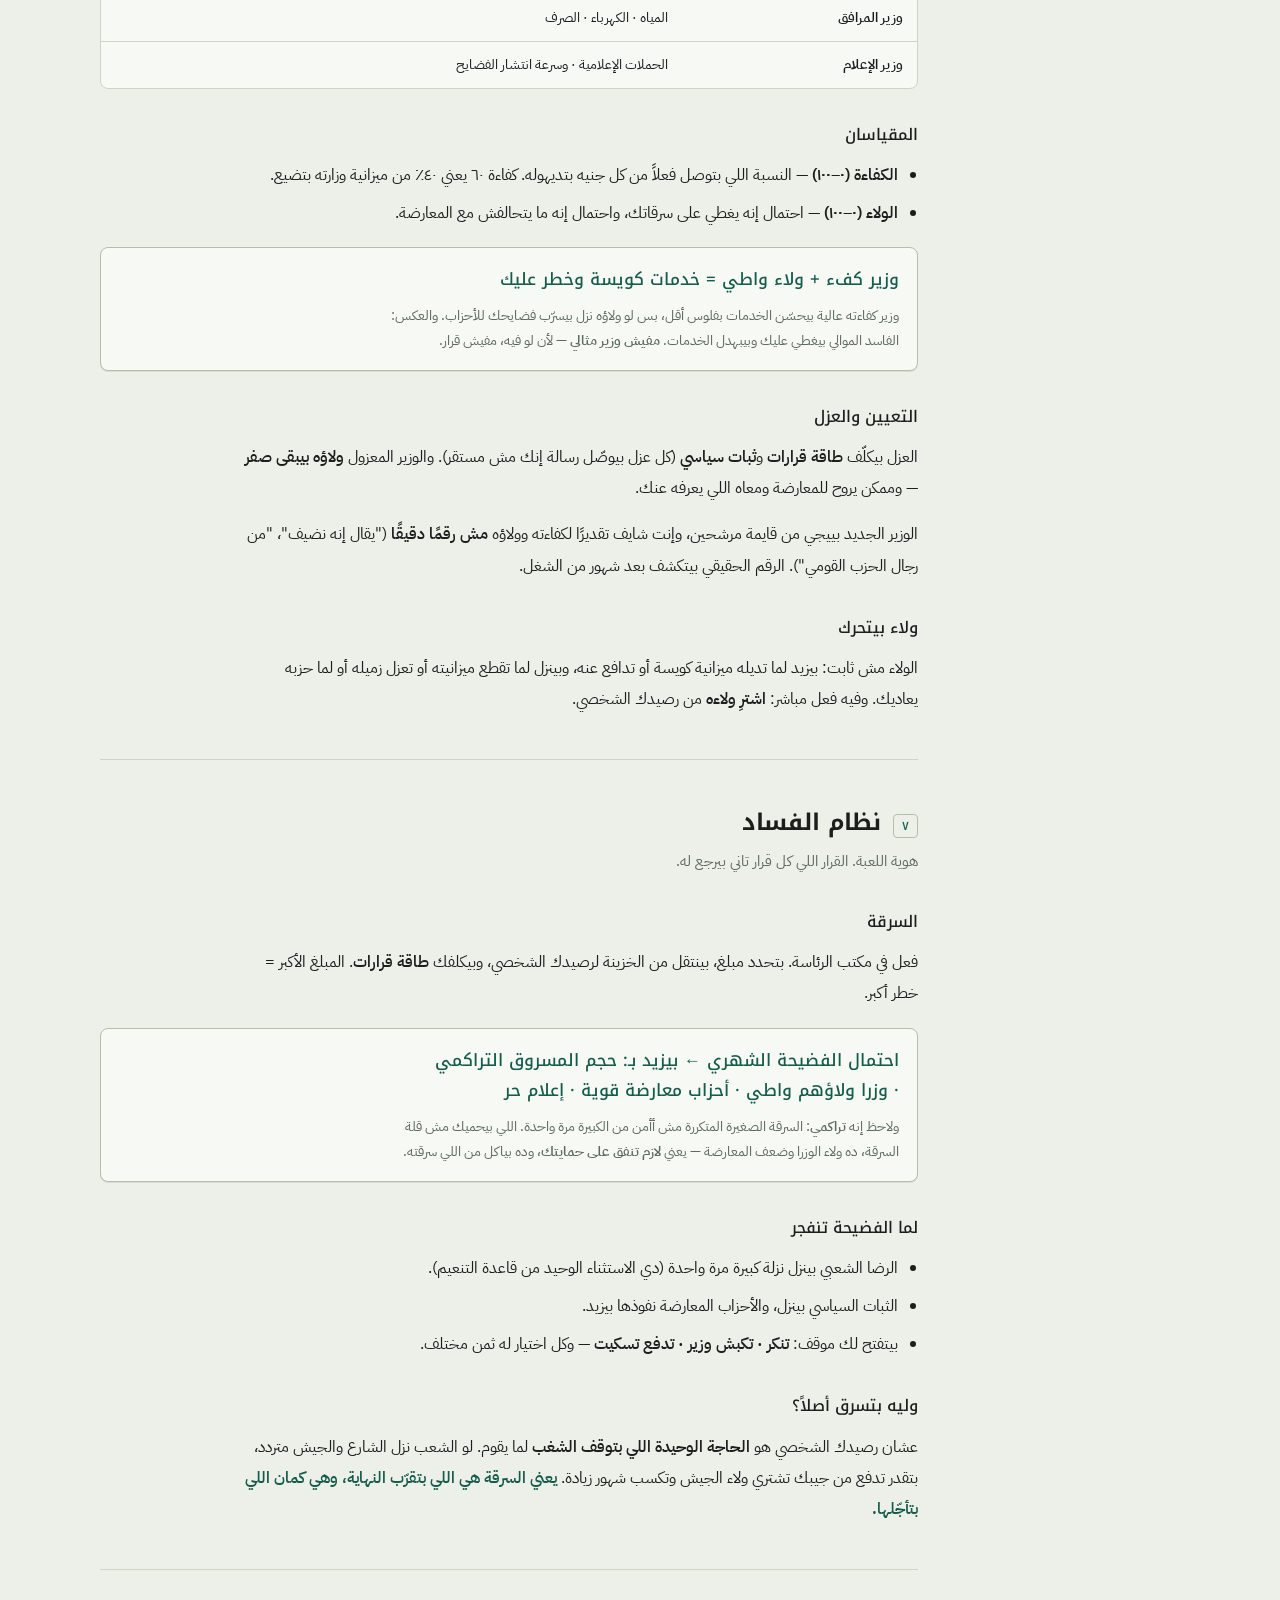
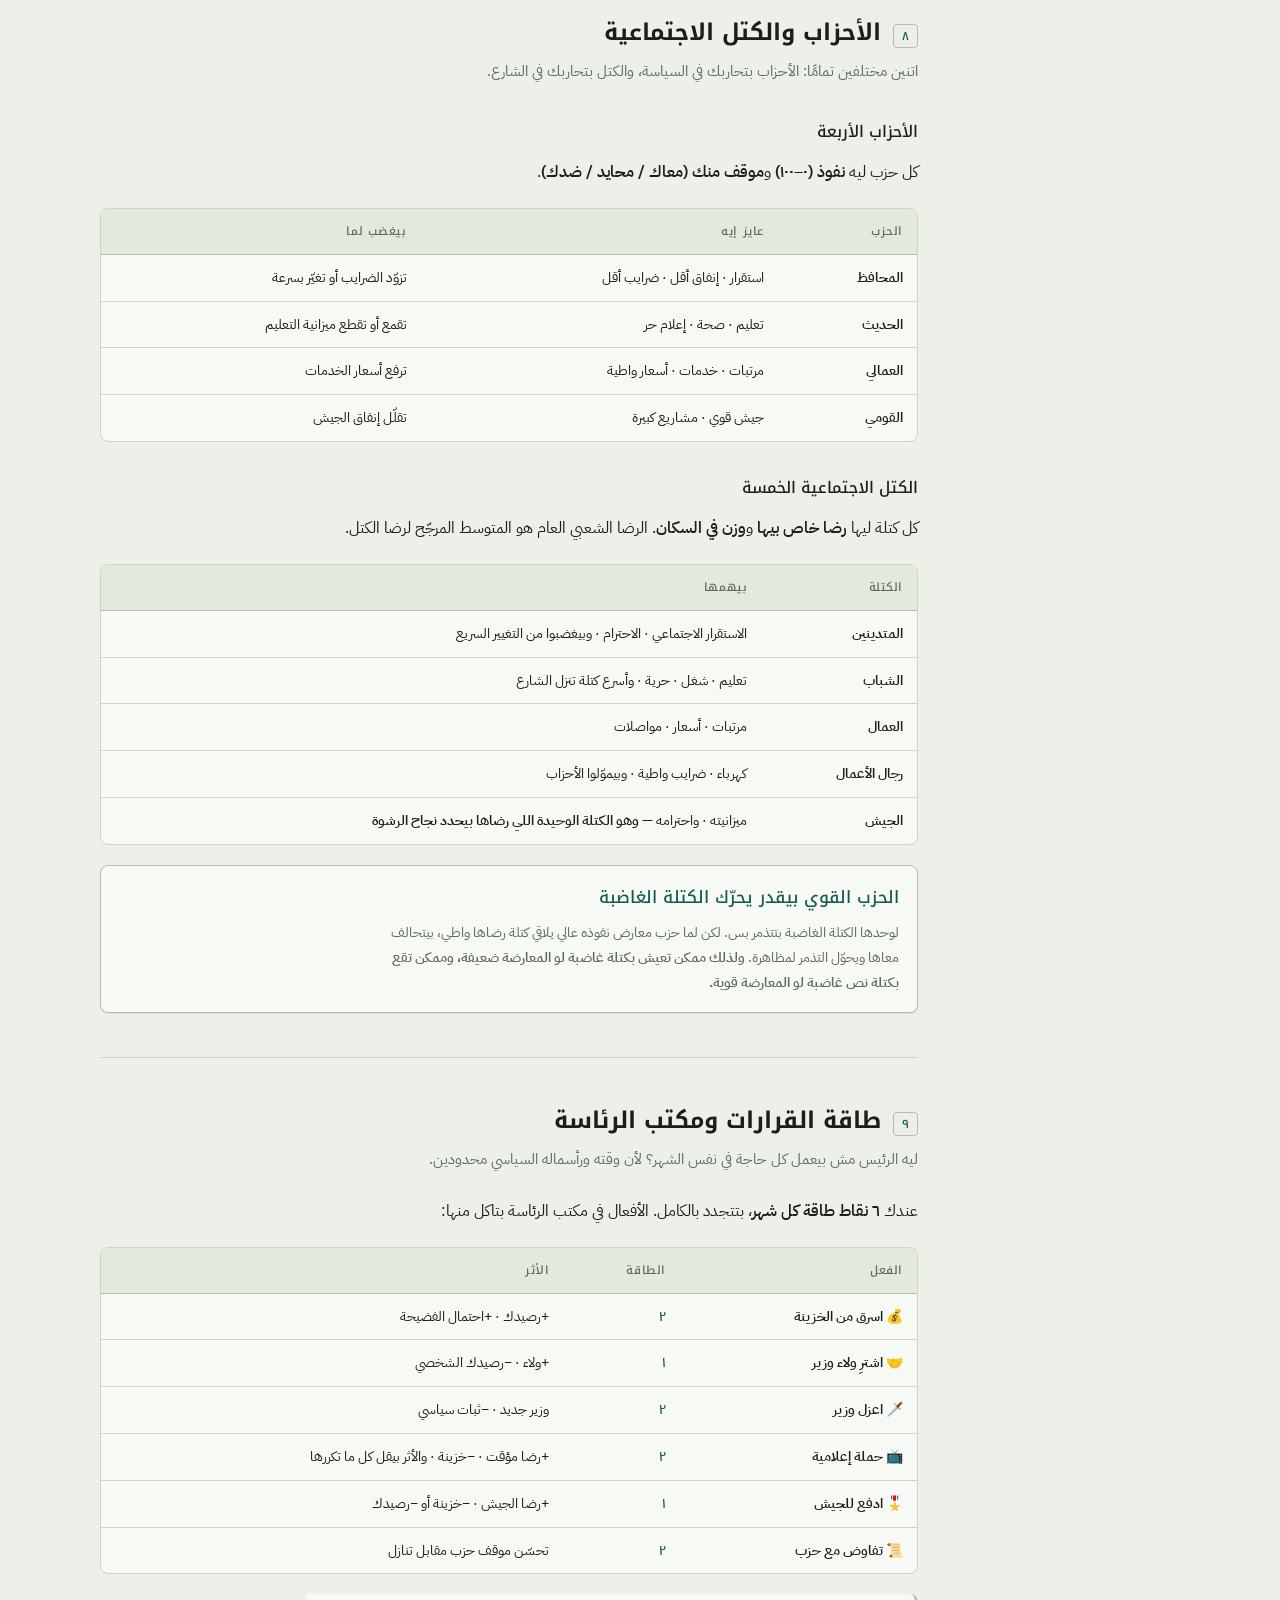
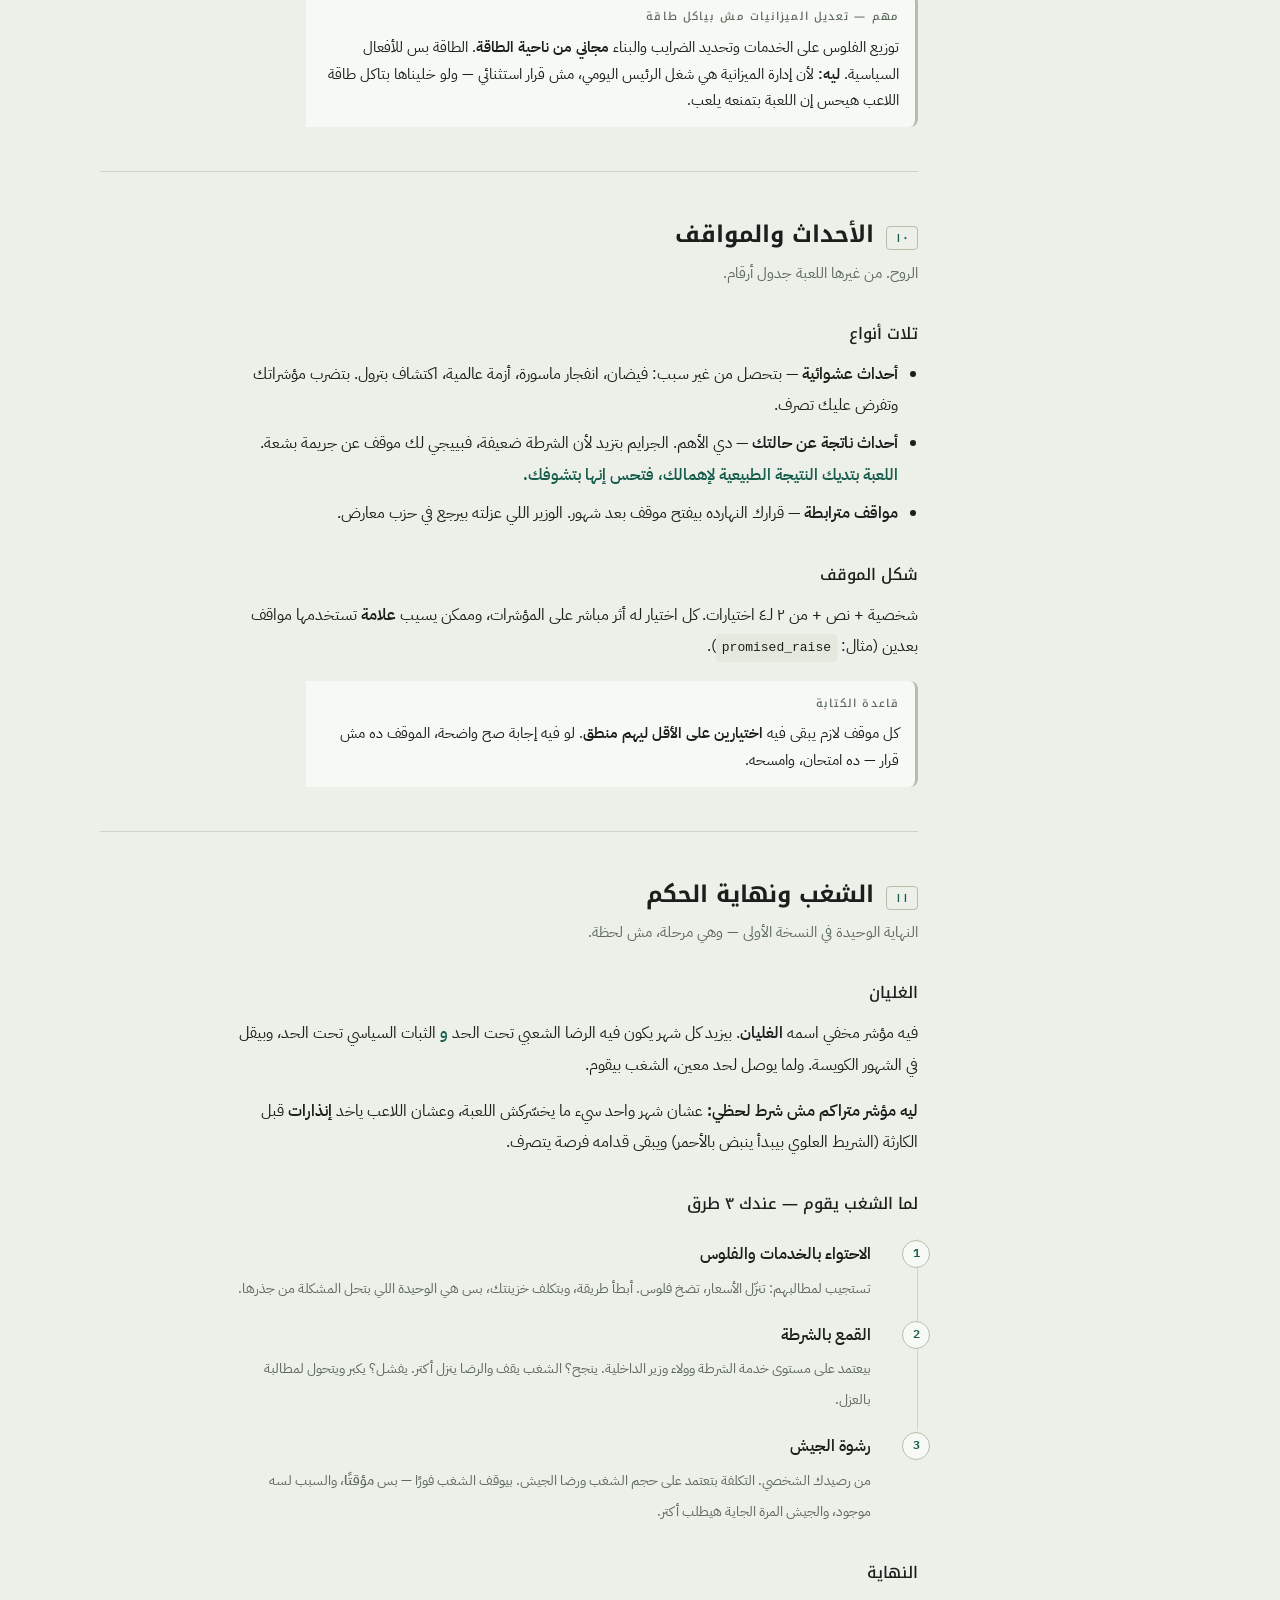
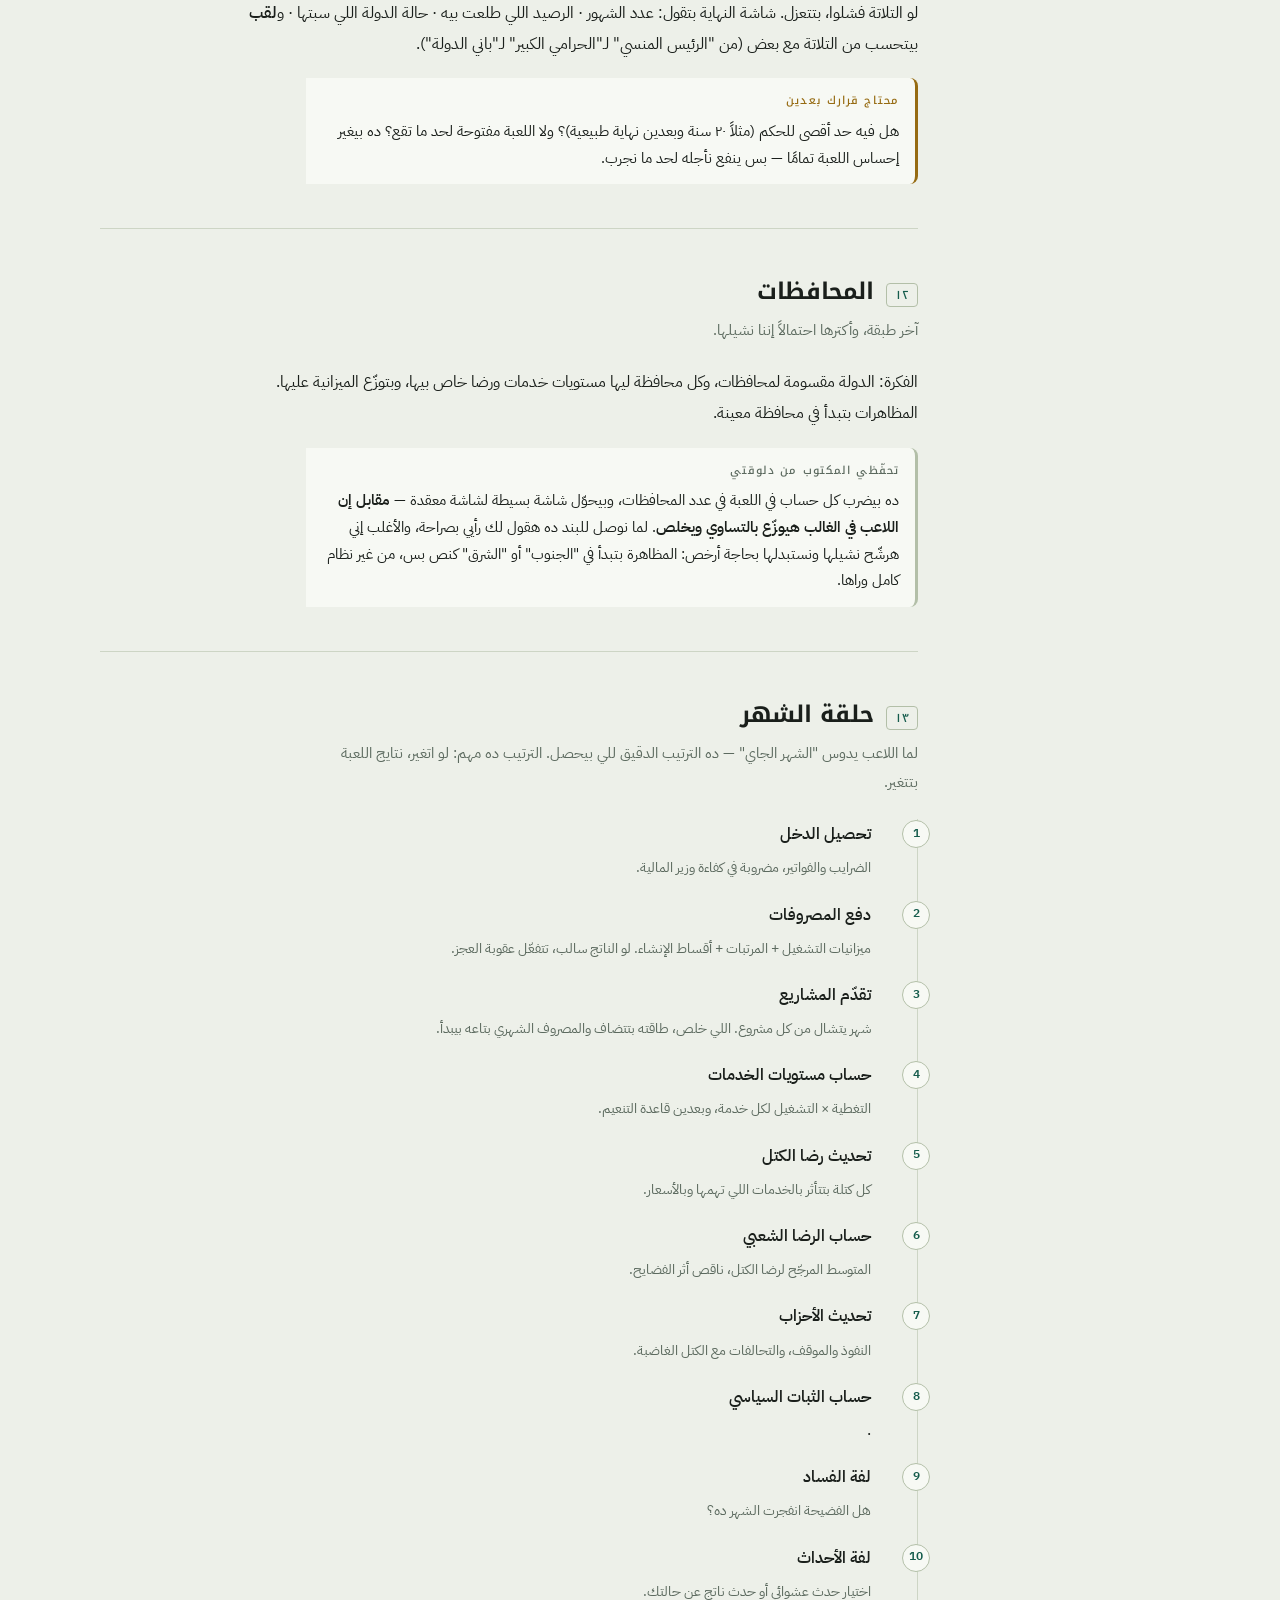
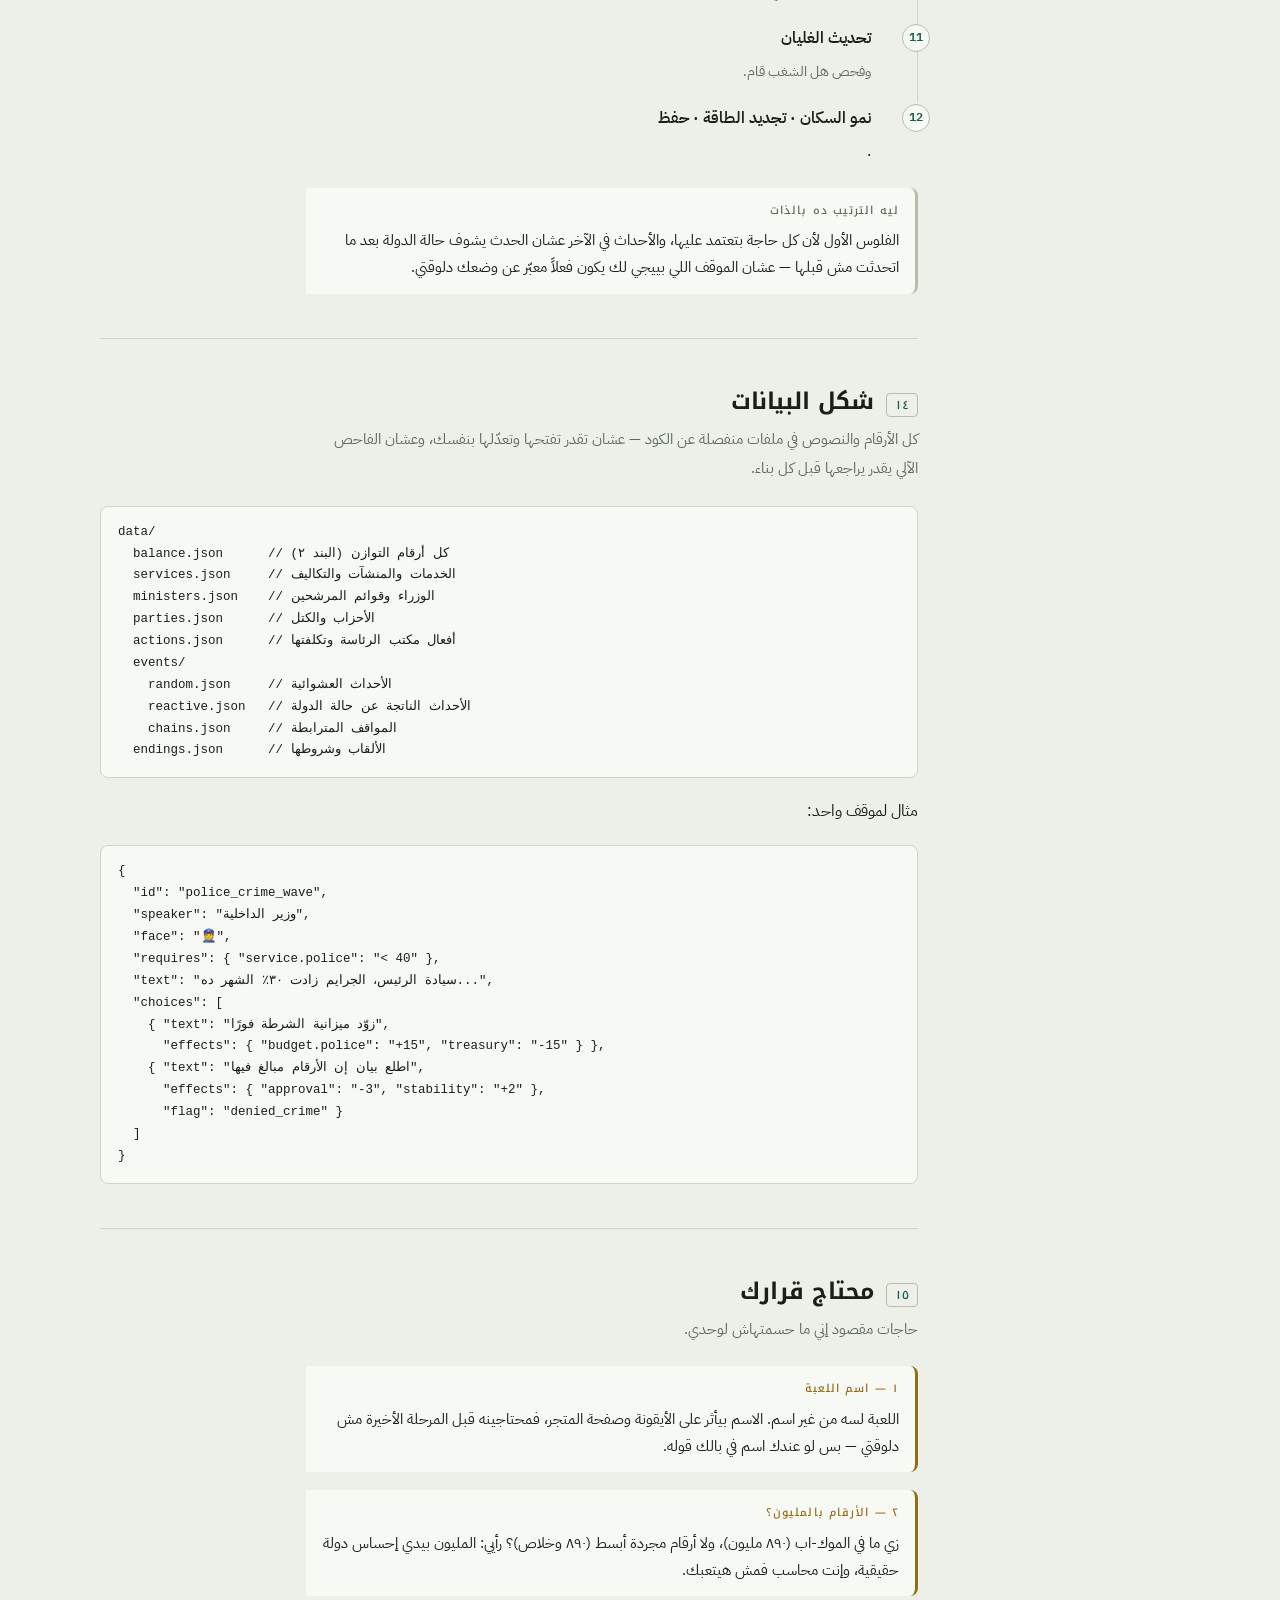
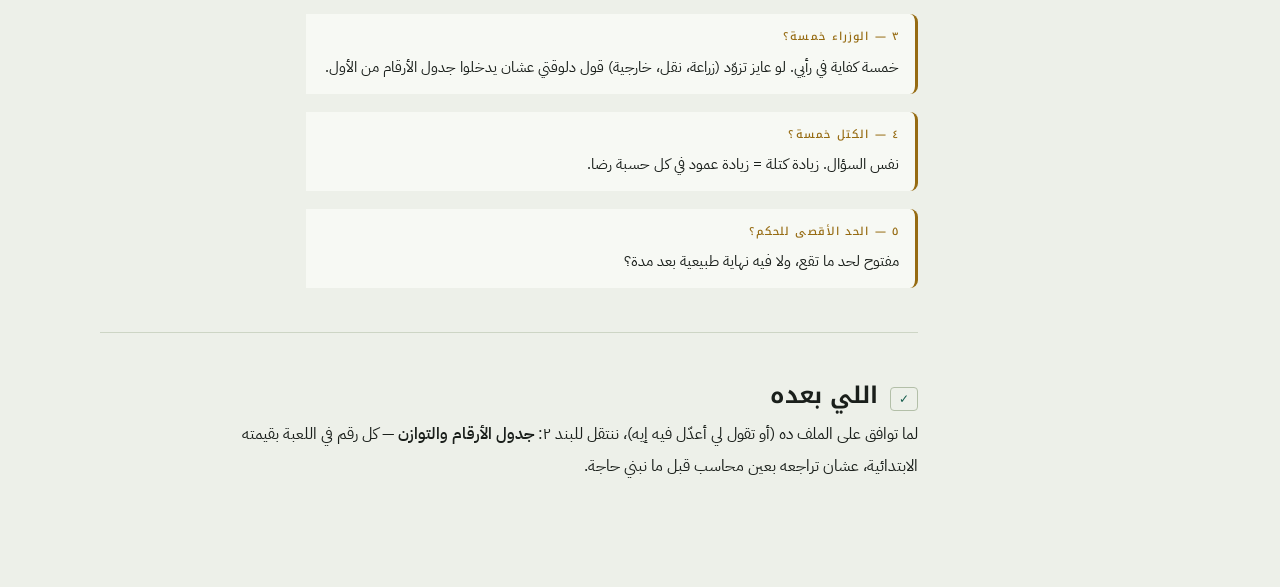
<file: design_doc.html>
<!DOCTYPE html>
<html lang="ar" dir="rtl">
<head>
<meta charset="utf-8">
<meta name="viewport" content="width=device-width, initial-scale=1">
<title>دفتر تصميم الحُكم</title>
<link rel="stylesheet" href="https://fonts.googleapis.com/css2?family=Noto+Kufi+Arabic:wght@500;700&family=IBM+Plex+Sans+Arabic:wght@400;500;600&display=swap">

<style>
  :root{
    --paper:#edf0e9;
    --surface:#f7f9f4;
    --surface2:#e4e9dd;
    --ink:#1a1f1b;
    --muted:#5c6a5f;
    --rule:#cdd5c5;
    --rule2:#b3bfa8;
    --seal:#155c4c;
    --gold:#966b12;
    --alert:#9a3325;
    --shadow:rgba(26,31,27,.09);
  }
  @media (prefers-color-scheme: dark){
    :root:not([data-theme="light"]){
      --paper:#12160f;
      --surface:#1a1f18;
      --surface2:#232a20;
      --ink:#e4e9dc;
      --muted:#93a08f;
      --rule:#333d2e;
      --rule2:#4a5742;
      --seal:#5fb89e;
      --gold:#d9a94a;
      --alert:#e08878;
      --shadow:rgba(0,0,0,.4);
    }
  }
  :root[data-theme="dark"]{
    --paper:#12160f;
    --surface:#1a1f18;
    --surface2:#232a20;
    --ink:#e4e9dc;
    --muted:#93a08f;
    --rule:#333d2e;
    --rule2:#4a5742;
    --seal:#5fb89e;
    --gold:#d9a94a;
    --alert:#e08878;
    --shadow:rgba(0,0,0,.4);
  }

  *{box-sizing:border-box}
  body{
    background:var(--paper);
    color:var(--ink);
    font-family:'IBM Plex Sans Arabic','Segoe UI',Tahoma,sans-serif;
    font-size:16px;
    line-height:1.95;
    margin:0;
  }
  .doc{direction:rtl;text-align:right;max-width:1120px;margin:0 auto;padding:0 20px 90px}

  /* ---------- masthead ---------- */
  .mast{padding:54px 0 30px;border-bottom:2px solid var(--ink);margin-bottom:6px}
  .stamp{
    display:inline-block;font-family:'Noto Kufi Arabic',sans-serif;font-size:10.5px;font-weight:500;
    letter-spacing:.18em;color:var(--seal);border:1.5px solid var(--seal);
    border-radius:3px;padding:5px 11px;margin-bottom:20px;
  }
  h1{
    font-family:'Noto Kufi Arabic',sans-serif;font-weight:700;
    font-size:clamp(30px,6vw,46px);line-height:1.35;margin:0 0 14px;text-wrap:balance;
  }
  .sub{color:var(--muted);font-size:15.5px;max-width:62ch;margin:0}
  .meta{display:flex;flex-wrap:wrap;gap:8px 26px;margin-top:24px;font-size:12.5px;color:var(--muted)}
  .meta b{color:var(--ink);font-weight:600}

  /* ---------- layout ---------- */
  .wrap{display:grid;grid-template-columns:1fr;gap:0}
  @media(min-width:1000px){
    .wrap{grid-template-columns:210px 1fr;gap:52px;align-items:start}
    .rail{position:sticky;top:26px;padding-top:40px}
  }
  .rail{display:none}
  @media(min-width:1000px){.rail{display:block}}
  .rail div{font-family:'Noto Kufi Arabic',sans-serif;font-size:10.5px;letter-spacing:.14em;
            color:var(--muted);margin-bottom:14px}
  .rail a{display:block;font-size:13.5px;color:var(--muted);text-decoration:none;
          padding:4px 0 4px 0;border-right:2px solid transparent;padding-right:11px;line-height:1.5}
  .rail a:hover,.rail a:focus-visible{color:var(--seal);border-right-color:var(--seal)}
  .rail a b{color:var(--rule2);font-weight:500;margin-left:7px;font-variant-numeric:tabular-nums}

  /* ---------- sections ---------- */
  section{padding-top:46px;scroll-margin-top:20px}
  h2{
    font-family:'Noto Kufi Arabic',sans-serif;font-weight:700;font-size:23px;line-height:1.5;
    margin:0 0 6px;display:flex;align-items:baseline;gap:12px;text-wrap:balance;
  }
  h2 .num{
    font-size:12px;font-weight:500;color:var(--seal);border:1.5px solid var(--rule2);
    border-radius:4px;padding:2px 8px;flex:none;font-variant-numeric:tabular-nums;
  }
  .lede{color:var(--muted);font-size:15px;margin:0 0 22px;max-width:66ch}
  h3{font-family:'Noto Kufi Arabic',sans-serif;font-size:16px;font-weight:500;
     margin:30px 0 10px;color:var(--ink)}
  p{max-width:68ch;margin:0 0 15px}
  ul{max-width:68ch;margin:0 0 15px;padding-right:20px}
  li{margin-bottom:7px}
  strong{font-weight:600}
  em{font-style:normal;color:var(--seal);font-weight:600}
  hr{border:0;border-top:1px solid var(--rule);margin:44px 0 0}

  /* ---------- blocks ---------- */
  .formula{
    background:var(--surface);border:1px solid var(--rule2);border-radius:8px;
    padding:16px 18px;margin:18px 0;box-shadow:0 1px 0 var(--shadow);
  }
  .formula .eq{
    font-family:'Noto Kufi Arabic',sans-serif;font-size:17px;font-weight:500;
    color:var(--seal);line-height:1.8;text-wrap:balance;
  }
  .formula .why{font-size:13.5px;color:var(--muted);margin:9px 0 0;max-width:64ch;line-height:1.85}

  .trap,.open,.risk{
    border-right:3px solid;border-radius:0 8px 8px 0;padding:13px 16px;margin:18px 0;
    font-size:14.5px;line-height:1.85;max-width:68ch;background:var(--surface);
  }
  .trap{border-color:var(--alert)}
  .open{border-color:var(--gold)}
  .risk{border-color:var(--rule2)}
  .trap b,.open b,.risk b{display:block;font-family:'Noto Kufi Arabic',sans-serif;
        font-size:11px;letter-spacing:.1em;margin-bottom:6px;font-weight:500}
  .trap b{color:var(--alert)}
  .open b{color:var(--gold)}
  .risk b{color:var(--muted)}

  /* ---------- tables ---------- */
  .tw{overflow-x:auto;margin:20px 0;border:1px solid var(--rule);border-radius:8px;background:var(--surface)}
  table{border-collapse:collapse;width:100%;min-width:520px;font-size:14px}
  th{
    font-family:'Noto Kufi Arabic',sans-serif;font-weight:500;font-size:11.5px;letter-spacing:.05em;
    color:var(--muted);text-align:right;padding:11px 14px;border-bottom:1px solid var(--rule2);
    background:var(--surface2);white-space:nowrap;
  }
  td{padding:11px 14px;border-bottom:1px solid var(--rule);vertical-align:top;line-height:1.7}
  tr:last-child td{border-bottom:0}
  td.n{font-variant-numeric:tabular-nums;white-space:nowrap;color:var(--seal);font-weight:500}
  td.k{font-weight:600;white-space:nowrap}

  /* ---------- diagram ---------- */
  figure{margin:26px 0 10px}
  .dgw{overflow-x:auto;border:1px solid var(--rule);border-radius:10px;
        background:var(--surface);padding:16px 14px}
  .dgw svg{display:block;min-width:700px;width:100%;height:auto;color:var(--ink)}
  figcaption{font-size:13px;color:var(--muted);margin-top:11px;line-height:1.8;max-width:66ch}
  .dg-box{fill:var(--surface2);stroke:var(--rule2);stroke-width:1.2}
  .dg-key{fill:var(--surface2);stroke:var(--seal);stroke-width:1.8}
  .dg-end{fill:var(--surface2);stroke:var(--alert);stroke-width:1.8}
  .dg-t{fill:var(--ink);font-size:13px;font-family:'IBM Plex Sans Arabic',sans-serif}
  .dg-s{fill:var(--muted);font-size:10.5px;font-family:'IBM Plex Sans Arabic',sans-serif}
  .dg-l{fill:var(--muted);font-size:10.5px;font-family:'IBM Plex Sans Arabic',sans-serif}
  .ln{fill:none;stroke:var(--rule2);stroke-width:1.4}
  .ln-g{fill:none;stroke:var(--gold);stroke-width:1.6}
  .ln-r{fill:none;stroke:var(--alert);stroke-width:1.6}

  /* ---------- loop list ---------- */
  ol.loop{counter-reset:s;list-style:none;padding:0;margin:20px 0;max-width:68ch}
  ol.loop li{
    counter-increment:s;position:relative;padding:0 46px 16px 0;margin:0;
    border-right:1px solid var(--rule);
  }
  ol.loop li::before{
    content:counter(s);position:absolute;right:-13px;top:1px;width:26px;height:26px;
    background:var(--surface);border:1px solid var(--rule2);border-radius:50%;
    display:grid;place-items:center;font-size:11.5px;color:var(--seal);
    font-variant-numeric:tabular-nums;font-weight:600;
  }
  ol.loop li:last-child{border-right-color:transparent;padding-bottom:0}
  ol.loop li b{display:block;font-weight:600;margin-bottom:2px}
  ol.loop li span{color:var(--muted);font-size:14px;line-height:1.8}

  code{
    font-family:'IBM Plex Mono',ui-monospace,monospace;font-size:13px;
    background:var(--surface2);padding:1px 6px;border-radius:4px;direction:ltr;display:inline-block;
  }
  pre{
    background:var(--surface);border:1px solid var(--rule);border-radius:8px;
    padding:15px 17px;overflow-x:auto;direction:ltr;text-align:left;
    font-family:'IBM Plex Mono',ui-monospace,monospace;font-size:12.5px;line-height:1.75;margin:18px 0;
  }
  a{color:var(--seal)}
  :focus-visible{outline:2px solid var(--seal);outline-offset:2px}
  @media(prefers-reduced-motion:reduce){*{transition:none!important;animation:none!important}}
</style>
</head>
<body>


<div class="doc">

<header class="mast">
  <span class="stamp">البند ١ من الخطة · مستند التصميم</span>
  <h1>دفتر تصميم الحُكم</h1>
  <p class="sub">كل نظام في اللعبة، وكل معادلة، وكل خيط بيربط نظام بالتاني — قبل ما نكتب سطر كود واحد. ده المرجع اللي هنرجع له طول المشروع، وأي حاجة مش مكتوبة هنا مش موجودة في اللعبة.</p>
  <div class="meta">
    <span>النسخة <b>١٫٠</b></span>
    <span>الحالة <b>مسوّدة للمراجعة</b></span>
    <span>اللي بعده <b>البند ٢ — جدول الأرقام</b></span>
  </div>
</header>

<div class="wrap">

  <nav class="rail" aria-label="فهرس المستند">
    <div>الفهرس</div>
    <a href="#s0"><b>٠</b>الفكرة</a>
    <a href="#s1"><b>١</b>خريطة التأثيرات</a>
    <a href="#s2"><b>٢</b>القواعد العامة</a>
    <a href="#s3"><b>٣</b>المؤشرات العليا</a>
    <a href="#s4"><b>٤</b>الخدمات</a>
    <a href="#s5"><b>٥</b>الخزينة</a>
    <a href="#s6"><b>٦</b>الوزراء</a>
    <a href="#s7"><b>٧</b>الفساد</a>
    <a href="#s8"><b>٨</b>الأحزاب والكتل</a>
    <a href="#s9"><b>٩</b>طاقة القرارات</a>
    <a href="#s10"><b>١٠</b>الأحداث</a>
    <a href="#s11"><b>١١</b>الشغب والنهاية</a>
    <a href="#s12"><b>١٢</b>المحافظات</a>
    <a href="#s13"><b>١٣</b>حلقة الشهر</a>
    <a href="#s14"><b>١٤</b>شكل البيانات</a>
    <a href="#s15"><b>١٥</b>محتاج قرارك</a>
  </nav>

  <main>

  <!-- ================= 0 ================= -->
  <section id="s0">
    <h2><span class="num">٠</span>الفكرة في سطرين</h2>
    <p class="lede">إنت رئيس دولة خيالية. مهمتك تفضل في الكرسي أطول فترة ممكنة — وتجمع لنفسك أكبر مبلغ ممكن قبل ما تنزل.</p>

    <p>اللاعب بيدير دولة شهر بشهر: بيوزّع فلوس على الخدمات، بيبني منشآت، بيعيّن وزرا ويعزلهم، بيتعامل مع أحزاب وكتل اجتماعية، وبيرد على مواقف بتيجي له. وفي كل ده قدامه إغراء دايم: <em>يسرق</em>.</p>

    <p><strong>الخسارة:</strong> الشعب ينزل الشارع، الأحزاب تطالب بعزلك، وإنت تفشل في احتواء الموقف. ساعتها بتتعزل، وبتنتهي اللعبة بملخص حكمك.</p>

    <p><strong>الفوز:</strong> مفيش "فوز" نهائي — فيه <em>أرقام</em>. عدد الشهور اللي فضلتها، والفلوس اللي طلعت بيها، وحالة الدولة اللي سبتها وراك. وشاشة النهاية بتحكم عليك بالتلاتة مع بعض.</p>

    <div class="risk">
      <b>ليه ده مهم</b>
      اللاعب اللي بيسرق كتير بيطلع بفلوس كتير وحكم قصير. واللي ما بيسرقش بيحكم طويل ويطلع فاضي. <strong>مفيش استراتيجية واحدة صح</strong> — وده اللي بيخلي اللاعب يرجع يلعب تاني بأسلوب مختلف.
    </div>
  </section>
  <hr>

  <!-- ================= 1 ================= -->
  <section id="s1">
    <h2><span class="num">١</span>خريطة التأثيرات</h2>
    <p class="lede">دي الماكينة كلها في صورة واحدة. كل سهم هنا هيبقى سطر كود بعدين — ولو سهم مش مرسوم هنا، يبقى مش موجود في اللعبة.</p>

    <figure>
      <div class="dgw">
        <svg viewBox="0 0 980 840" role="img" aria-label="خريطة تأثيرات اللعبة: الضرايب تغذي الخزينة، والخزينة تتوزع على ميزانية التشغيل والبناء والسرقة، وده بيحدد مستوى الخدمة والرضا الشعبي، والسرقة بتغذي الرصيد الشخصي والفضايح، وفي الآخر الشغب بيقرر نهاية الحكم إلا لو رشيت الجيش">
          <defs>
            <marker id="a1" viewBox="0 0 10 10" refX="9" refY="5" markerWidth="7" markerHeight="7" orient="auto-start-reverse">
              <path d="M0,0 L10,5 L0,10 z" fill="currentColor" opacity=".55"/>
            </marker>
            <marker id="a2" viewBox="0 0 10 10" refX="9" refY="5" markerWidth="7" markerHeight="7" orient="auto-start-reverse">
              <path d="M0,0 L10,5 L0,10 z" fill="var(--gold)"/>
            </marker>
            <marker id="a3" viewBox="0 0 10 10" refX="9" refY="5" markerWidth="7" markerHeight="7" orient="auto-start-reverse">
              <path d="M0,0 L10,5 L0,10 z" fill="var(--alert)"/>
            </marker>
          </defs>

          <!-- R1 taxes -->
          <rect class="dg-box" x="660" y="20" width="300" height="46" rx="7"/>
          <text class="dg-t" x="810" y="49" text-anchor="middle">الضرايب وأسعار الخدمات</text>

          <!-- R2 treasury -->
          <rect class="dg-key" x="450" y="126" width="510" height="46" rx="7"/>
          <text class="dg-t" x="705" y="155" text-anchor="middle">الخزينة</text>

          <!-- R3 -->
          <rect class="dg-box" x="730" y="232" width="230" height="46" rx="7"/>
          <text class="dg-t" x="845" y="261" text-anchor="middle">ميزانية التشغيل</text>
          <rect class="dg-box" x="450" y="232" width="240" height="46" rx="7"/>
          <text class="dg-t" x="570" y="261" text-anchor="middle">بناء منشآت</text>
          <rect class="dg-end" x="30" y="232" width="230" height="46" rx="7"/>
          <text class="dg-t" x="145" y="261" text-anchor="middle">السرقة</text>

          <!-- R4 -->
          <rect class="dg-box" x="730" y="338" width="230" height="46" rx="7"/>
          <text class="dg-t" x="845" y="367" text-anchor="middle">التشغيل %</text>
          <rect class="dg-box" x="450" y="338" width="240" height="46" rx="7"/>
          <text class="dg-t" x="570" y="367" text-anchor="middle">التغطية %</text>
          <rect class="dg-end" x="30" y="338" width="230" height="46" rx="7"/>
          <text class="dg-t" x="145" y="367" text-anchor="middle">رصيدك الشخصي</text>

          <!-- R5 -->
          <rect class="dg-key" x="450" y="444" width="510" height="46" rx="7"/>
          <text class="dg-t" x="705" y="473" text-anchor="middle">مستوى الخدمة = التغطية × التشغيل</text>
          <rect class="dg-box" x="96" y="444" width="164" height="46" rx="7"/>
          <text class="dg-t" x="178" y="473" text-anchor="middle">فضيحة</text>

          <!-- R6 -->
          <rect class="dg-key" x="450" y="550" width="510" height="46" rx="7"/>
          <text class="dg-t" x="705" y="579" text-anchor="middle">الرضا الشعبي</text>
          <rect class="dg-box" x="278" y="550" width="152" height="46" rx="7"/>
          <text class="dg-t" x="354" y="579" text-anchor="middle">الأحزاب</text>

          <!-- R7 -->
          <rect class="dg-key" x="278" y="640" width="152" height="46" rx="7"/>
          <text class="dg-t" x="354" y="669" text-anchor="middle">الثبات السياسي</text>
          <rect class="dg-box" x="30" y="640" width="200" height="46" rx="7"/>
          <text class="dg-t" x="130" y="669" text-anchor="middle">رشوة الجيش</text>

          <!-- R8 riot -->
          <rect class="dg-end" x="278" y="726" width="682" height="46" rx="7"/>
          <text class="dg-t" x="619" y="755" text-anchor="middle">الشغب ← المطالبة بالعزل ← نهاية الحكم</text>

          <!-- arrows: taxes -> treasury -->
          <path class="ln" d="M810,66 L810,126" marker-end="url(#a1)"/>
          <!-- treasury -> 3 uses -->
          <path class="ln-g" d="M845,172 L845,232" marker-end="url(#a2)"/>
          <path class="ln-g" d="M570,172 L570,232" marker-end="url(#a2)"/>
          <path class="ln-r" d="M450,149 L300,149 Q260,149 260,190 L260,232" marker-end="url(#a3)"/>

          <!-- budget -> operating -->
          <path class="ln" d="M845,278 L845,338" marker-end="url(#a1)"/>
          <text class="dg-l" x="855" y="312">× كفاءة الوزير</text>
          <!-- build -> coverage -->
          <path class="ln" d="M570,278 L570,338" marker-end="url(#a1)"/>
          <text class="dg-l" x="580" y="312">بعد شهور الإنشاء</text>
          <!-- steal -> personal -->
          <path class="ln-r" d="M145,278 L145,338" marker-end="url(#a3)"/>

          <!-- operating + coverage -> service level -->
          <path class="ln" d="M845,384 L845,444" marker-end="url(#a1)"/>
          <path class="ln" d="M570,384 L570,444" marker-end="url(#a1)"/>
          <!-- personal -> scandal -->
          <path class="ln-r" d="M178,384 L178,444" marker-end="url(#a3)"/>
          <!-- personal -> bribe (bypass lane on the far left) -->
          <path class="ln-r" d="M60,384 L60,640" marker-end="url(#a3)"/>

          <!-- service -> approval -->
          <path class="ln" d="M705,490 L705,550" marker-end="url(#a1)"/>
          <!-- taxes -> approval (negative, far right lane) -->
          <path class="ln-r" d="M960,43 L972,43 L972,573 L960,573" marker-end="url(#a3)"/>
          <text class="dg-l" x="946" y="300" text-anchor="end">الضرايب العالية تنقّص الرضا</text>
          <!-- scandal -> parties -->
          <path class="ln-r" d="M260,467 L300,467 L354,467 L354,550" marker-end="url(#a3)"/>
          <!-- parties -> stability -->
          <path class="ln" d="M354,596 L354,640" marker-end="url(#a1)"/>
          <!-- approval -> riot -->
          <path class="ln-r" d="M705,596 L705,726" marker-end="url(#a3)"/>
          <text class="dg-l" x="715" y="668">لو نزل عن الحد</text>
          <!-- stability -> riot -->
          <path class="ln-r" d="M354,686 L354,726" marker-end="url(#a3)"/>
          <!-- bribe -> riot (blocks) -->
          <path class="ln-g" d="M230,663 L254,663 L254,749 L278,749" marker-end="url(#a2)"/>
          <text class="dg-l" x="130" y="706" text-anchor="middle">توقفه مؤقتًا</text>
        </svg>
      </div>
      <figcaption><strong>الأحمر</strong> = الطريق اللي بيوديك للخسارة · <strong>الذهبي</strong> = حركة الفلوس · <strong>الرمادي</strong> = تأثير عادي. لاحظ إن رصيدك الشخصي هو الحاجة الوحيدة اللي بتغذّي طريق الخسارة (الفضيحة) وبتوقفه (رشوة الجيش) في نفس الوقت — وده قلب اللعبة.</figcaption>
    </figure>
  </section>
  <hr>

  <!-- ================= 2 ================= -->
  <section id="s2">
    <h2><span class="num">٢</span>القواعد العامة</h2>
    <p class="lede">قواعد بتسري على كل نظام في اللعبة. دي اللي بتخلي اللعبة "حاسة" إنها دولة مش آلة حاسبة.</p>

    <h3>الوقت</h3>
    <p>وحدة اللعبة هي <em>الشهر</em>. اللاعب بياخد قراراته وقتما يشاء، وبعدين بيدوس "الشهر الجاي" فتتنفذ كل الحسابات مرة واحدة. مفيش وقت حقيقي ولا مؤقتات — اللعبة بتستنى اللاعب.</p>

    <h3>الأرقام</h3>
    <ul>
      <li>الفلوس <strong>بالمليون</strong>، أرقام صحيحة من غير كسور.</li>
      <li>كل المؤشرات (رضا، ثبات، ولاء، كفاءة، مستوى خدمة) من <strong>٠ إلى ١٠٠</strong>.</li>
      <li>الأرقام تتعرض بالأرقام العربية (٠١٢٣) عشان تناسب باقي الواجهة.</li>
    </ul>

    <h3>قاعدة التنعيم — أهم قاعدة في الملف</h3>
    <div class="formula">
      <div class="eq">المؤشر الجديد = القديم + (الهدف − القديم) × سرعة</div>
      <p class="why">مفيش مؤشر بيقفز. لما تزوّد ميزانية الصحة، مستوى الخدمة ما بيطلعش على طول — بيتحرك ناحية قيمته الجديدة على مدى شهرين تلاتة. <strong>ليه:</strong> ده اللي بيمنع اللاعب إنه يصلح كل حاجة في شهر واحد قبل الانتخابات، وبيخلّي القرار المتأخر يوجع.</p>
    </div>

    <h3>قاعدة التأخير</h3>
    <p>مفيش قرار بيدي نتيجة كاملة فورًا. الميزانية بتاخد شهرين، البناء بياخد شهور، الرضا بيتحرك ببطء، والفضيحة بتظهر بعد فترة من السرقة. <strong>ليه:</strong> لأن ده اللي بيخلي اللاعب يخطط بدل ما يتفاعل، وبيخلي الأخطاء ليها ثمن حقيقي.</p>

    <h3>قاعدة الشفافية</h3>
    <p>كل رقم في اللعبة اللاعب يقدر يعرف جه منين. لما يدوس على أي مؤشر، يشوف الحسبة اللي طلّعته. <strong>ليه:</strong> لعبة إدارة اللاعب مش فاهم فيها الأرقام جاية منين بتبقى لعبة حظ، وبيسيبها.</p>
  </section>
  <hr>

  <!-- ================= 3 ================= -->
  <section id="s3">
    <h2><span class="num">٣</span>المؤشرات العليا</h2>
    <p class="lede">خمسة أرقام بس هما اللي بيحددوا مصيرك، وأربعة منهم ظاهرين في الشريط العلوي في كل تاب.</p>

    <div class="tw">
      <table>
        <thead>
          <tr><th>المؤشر</th><th>المدى</th><th>بيتأثر بإيه</th><th>لو وقع يحصل إيه</th></tr>
        </thead>
        <tbody>
          <tr><td class="k">الرضا الشعبي</td><td class="n">٠–١٠٠</td><td>مستويات الخدمات، عبء الضرايب والأسعار، الفضايح، الحملات الإعلامية، رضا الكتل الاجتماعية</td><td>الناس تنزل الشارع</td></tr>
          <tr><td class="k">الثبات السياسي</td><td class="n">٠–١٠٠</td><td>نفوذ الأحزاب المعارضة، ولاء الوزراء، الفضايح المكشوفة، ولاء الجيش</td><td>الأحزاب تقدر تحرّك الشارع ضدك وتطالب بالعزل</td></tr>
          <tr><td class="k">الخزينة</td><td class="n">مليون</td><td>الدخل ناقص المصروف كل شهر</td><td>مرتبات مش مدفوعة ← الخدمات تنهار بسرعة ← الرضا يقع</td></tr>
          <tr><td class="k">رصيدك الشخصي</td><td class="n">مليون</td><td>السرقة بس</td><td>مفيش خسارة منه — بس هو نتيجتك النهائية، وهو اللي بترشي بيه</td></tr>
          <tr><td class="k">طاقة القرارات</td><td class="n">٠–٦</td><td>بتتجدد كل شهر</td><td>مفيش خسارة — بس مش هتقدر تعمل حاجة الشهر ده</td></tr>
        </tbody>
      </table>
    </div>

    <div class="risk">
      <b>قرار تصميم</b>
      <strong>رصيدك الشخصي مش ظاهر في الشريط العلوي</strong> — ظاهر في تاب الخزينة بس، بخط باهت. ليه: عشان يبقى حاجة اللاعب بيروح يبصلها بنفسه، مش حاجة اللعبة بتلحّ عليه بيها. الإغراء اللي بتدوّر عليه أقوى من الإغراء اللي قدامك.
    </div>
  </section>
  <hr>

  <!-- ================= 4 ================= -->
  <section id="s4">
    <h2><span class="num">٤</span>نظام الخدمات</h2>
    <p class="lede">قلب اللعبة. سبع خدمات، وكل واحدة فيها نوعين فلوس مختلفين تمامًا: فلوس بتشغّل اللي موجود، وفلوس بتبني جديد.</p>

    <div class="tw">
      <table>
        <thead><tr><th>الخدمة</th><th>المنشأة</th><th>بتأثر على</th></tr></thead>
        <tbody>
          <tr><td class="k">💧 المياه</td><td>محطة مياه</td><td>الرضا · الصحة</td></tr>
          <tr><td class="k">⚡ الكهرباء</td><td>محطة كهرباء</td><td>الرضا · دخل الشركات</td></tr>
          <tr><td class="k">🚰 الصرف الصحي</td><td>محطة صرف</td><td>الرضا · الصحة</td></tr>
          <tr><td class="k">🏥 الصحة</td><td>مستشفى</td><td>الرضا · نمو السكان</td></tr>
          <tr><td class="k">🎓 التعليم</td><td>مدرسة</td><td>الرضا · دخل الضرايب على المدى البعيد</td></tr>
          <tr><td class="k">👮 الشرطة</td><td>قسم شرطة</td><td>الرضا · قدرتك على احتواء الشغب</td></tr>
          <tr><td class="k">🚒 المطافي والإسعاف</td><td>مركز إسعاف</td><td>الرضا · حجم الخسائر في الكوارث</td></tr>
        </tbody>
      </table>
    </div>

    <h3>المعادلات</h3>
    <div class="formula">
      <div class="eq">التغطية = الطاقة ÷ السكان &nbsp;(بحد أقصى ١٠٠٪)</div>
      <p class="why">الطاقة بتيجي من عدد المنشآت المبنية. كل منشأة بتخدم عدد معين من الناس.</p>
    </div>
    <div class="formula">
      <div class="eq">التشغيل = (الميزانية المصروفة × كفاءة الوزير) ÷ الميزانية المطلوبة</div>
      <p class="why">الميزانية المطلوبة بتزيد لوحدها كل ما تبني منشآت جديدة. يعني اللي بنيته النهارده بيبقى عبء عليك بكرة.</p>
    </div>
    <div class="formula">
      <div class="eq">مستوى الخدمة = التغطية × التشغيل</div>
      <p class="why">ضرب مش جمع. ولذلك لو أي واحدة فيهم صفر، الخدمة صفر — مهما كانت التانية ١٠٠٪.</p>
    </div>

    <div class="trap">
      <b>الفخ الأول — بنيت ومصرفتش</b>
      عندك ١٠ مستشفيات وميزانية تكفي ٦. النتيجة: مباني نص فاضية، الخدمة ما اتحسنتش، والمصروف الشهري زاد عليك. اللاعب بيقع فيه لما يفتكر إن البناء لوحده حل.
    </div>
    <div class="trap">
      <b>الفخ التاني — صرفت ومبنيتش</b>
      ضخّيت فلوس في ٦ مستشفيات بتغطي نص السكان. الخدمة بتطلع لحد سقف وتقف، وكل جنيه بعد كده بيروح هدر. اللاعب بيقع فيه لما يفتكر إن الفلوس لوحدها حل.
    </div>

    <h3>البناء</h3>
    <p>كل منشأة ليها: <strong>تكلفة إنشاء</strong> (مرة واحدة) · <strong>مدة إنشاء</strong> بالشهور · <strong>طاقة مضافة</strong> · و<strong>مصروف شهري إضافي</strong> بيبدأ من يوم ما تفتح. المشاريع تحت الإنشاء بتظهر في طابور، واللاعب يقدر <strong>يلغي</strong> مشروع — بس الفلوس اللي اتصرفت بتضيع.</p>

    <h3>النمو السكاني</h3>
    <p>السكان بيزيدوا كل سنة بنسبة تتأثر بمستوى الصحة والتعليم. <strong>ولذلك التغطية بتنزل لوحدها حتى لو مبنيتش ومهدمتش حاجة</strong> — وده اللي بيمنع اللاعب إنه يوصل لحالة استقرار ويسيب الموبايل.</p>
  </section>
  <hr>

  <!-- ================= 5 ================= -->
  <section id="s5">
    <h2><span class="num">٥</span>نظام الخزينة</h2>
    <p class="lede">مصدر كل حاجة، وأول حاجة بتتكسر.</p>

    <h3>الدخل</h3>
    <ul>
      <li><strong>ضريبة الدخل</strong> — نسبة تحددها إنت. أعلى نسبة = دخل أكتر ورضا أقل.</li>
      <li><strong>ضريبة الشركات</strong> — تتأثر بكتلة رجال الأعمال وبمستوى الكهرباء.</li>
      <li><strong>فواتير الخدمات</strong> — سعر المياه والكهرباء والصرف. أعلى سعر = دخل أكتر ورضا أقل، والأثر على الرضا هنا <strong>أقوى من الضرايب</strong> لأنه بيتحس كل شهر في البيت.</li>
    </ul>

    <h3>المصروف</h3>
    <ul>
      <li><strong>ميزانيات التشغيل السبعة</strong> — أكبر بند.</li>
      <li><strong>مرتبات الجهاز الإداري</strong> — بند ثابت بيزيد مع السكان.</li>
      <li><strong>أقساط المشاريع تحت الإنشاء</strong>.</li>
    </ul>

    <div class="formula">
      <div class="eq">الخزينة الجديدة = القديمة + الدخل − المصروف</div>
      <p class="why">ولو الناتج بالسالب، الخزينة بتدخل عجز — والعجز ليه عقوبة فورية (تحت).</p>
    </div>

    <div class="trap">
      <b>العجز</b>
      لو الخزينة نزلت تحت الصفر، المرتبات ما بتتدفعش، و<strong>كل مستويات التشغيل بتنزل بسرعة مضاعفة</strong>. الدولة بتنهار في شهرين تلاتة مش سنة. ده أسرع طريق للخسارة في اللعبة، ومقصود كده.
    </div>

    <div class="open">
      <b>مؤجل لقرارك</b>
      <strong>الاقتراض.</strong> فكرة قوية جدًا لواحد محاسب: تقترض دلوقتي وتدفع فوايد كل شهر للأبد. بتحل أزمة النهارده وبتصنع أزمة بعد سنة. أنا شايفها إضافة ممتازة بس <strong>مش في أول نسخة</strong> — نضيفها بعد ما نتأكد إن الاقتصاد الأساسي متوازن.
    </div>
  </section>
  <hr>

  <!-- ================= 6 ================= -->
  <section id="s6">
    <h2><span class="num">٦</span>نظام الوزراء</h2>
    <p class="lede">خمس وزرا، وكل واحد بوّابة على فلوسك.</p>

    <div class="tw">
      <table>
        <thead><tr><th>الوزير</th><th>مسؤول عن</th></tr></thead>
        <tbody>
          <tr><td class="k">وزير المالية</td><td>كفاءته بتأثر على تحصيل الضرايب نفسه</td></tr>
          <tr><td class="k">وزير الداخلية</td><td>الشرطة · واحتواء الشغب</td></tr>
          <tr><td class="k">وزير الصحة</td><td>الصحة · المطافي والإسعاف</td></tr>
          <tr><td class="k">وزير المرافق</td><td>المياه · الكهرباء · الصرف</td></tr>
          <tr><td class="k">وزير الإعلام</td><td>الحملات الإعلامية · وسرعة انتشار الفضايح</td></tr>
        </tbody>
      </table>
    </div>

    <h3>المقياسان</h3>
    <ul>
      <li><strong>الكفاءة (٠–١٠٠)</strong> — النسبة اللي بتوصل فعلاً من كل جنيه بتديهوله. كفاءة ٦٠ يعني ٤٠٪ من ميزانية وزارته بتضيع.</li>
      <li><strong>الولاء (٠–١٠٠)</strong> — احتمال إنه يغطي على سرقاتك، واحتمال إنه ما يتحالفش مع المعارضة.</li>
    </ul>

    <div class="formula">
      <div class="eq">وزير كفء + ولاء واطي = خدمات كويسة وخطر عليك</div>
      <p class="why">وزير كفاءته عالية بيحسّن الخدمات بفلوس أقل، بس لو ولاؤه نزل بيسرّب فضايحك للأحزاب. والعكس: الفاسد الموالي بيغطي عليك وبيبهدل الخدمات. <strong>مفيش وزير مثالي</strong> — لأن لو فيه، مفيش قرار.</p>
    </div>

    <h3>التعيين والعزل</h3>
    <p>العزل بيكلّف <strong>طاقة قرارات</strong> و<strong>ثبات سياسي</strong> (كل عزل بيوصّل رسالة إنك مش مستقر). والوزير المعزول <strong>ولاؤه بيبقى صفر</strong> — وممكن يروح للمعارضة ومعاه اللي يعرفه عنك.</p>
    <p>الوزير الجديد بييجي من قايمة مرشحين، وإنت شايف تقديرًا لكفاءته وولاؤه <strong>مش رقمًا دقيقًا</strong> ("يقال إنه نضيف"، "من رجال الحزب القومي"). الرقم الحقيقي بيتكشف بعد شهور من الشغل.</p>

    <h3>ولاء بيتحرك</h3>
    <p>الولاء مش ثابت: بيزيد لما تديله ميزانية كويسة أو تدافع عنه، وبينزل لما تقطع ميزانيته أو تعزل زميله أو لما حزبه يعاديك. وفيه فعل مباشر: <strong>اشترِ ولاءه</strong> من رصيدك الشخصي.</p>
  </section>
  <hr>

  <!-- ================= 7 ================= -->
  <section id="s7">
    <h2><span class="num">٧</span>نظام الفساد</h2>
    <p class="lede">هوية اللعبة. القرار اللي كل قرار تاني بيرجع له.</p>

    <h3>السرقة</h3>
    <p>فعل في مكتب الرئاسة. بتحدد مبلغ، بينتقل من الخزينة لرصيدك الشخصي، وبيكلفك <strong>طاقة قرارات</strong>. المبلغ الأكبر = خطر أكبر.</p>

    <div class="formula">
      <div class="eq">احتمال الفضيحة الشهري ← بيزيد بـ: حجم المسروق التراكمي · وزرا ولاؤهم واطي · أحزاب معارضة قوية · إعلام حر</div>
      <p class="why">ولاحظ إنه <strong>تراكمي</strong>: السرقة الصغيرة المتكررة مش أأمن من الكبيرة مرة واحدة. اللي بيحميك مش قلة السرقة، ده ولاء الوزرا وضعف المعارضة — يعني <strong>لازم تنفق على حمايتك</strong>، وده بياكل من اللي سرقته.</p>
    </div>

    <h3>لما الفضيحة تنفجر</h3>
    <ul>
      <li>الرضا الشعبي بينزل نزلة كبيرة مرة واحدة (دي الاستثناء الوحيد من قاعدة التنعيم).</li>
      <li>الثبات السياسي بينزل، والأحزاب المعارضة نفوذها بيزيد.</li>
      <li>بيتفتح لك موقف: <strong>تنكر · تكبش وزير · تدفع تسكيت</strong> — وكل اختيار له ثمن مختلف.</li>
    </ul>

    <h3>وليه بتسرق أصلاً؟</h3>
    <p>عشان رصيدك الشخصي هو <strong>الحاجة الوحيدة اللي بتوقف الشغب</strong> لما يقوم. لو الشعب نزل الشارع والجيش متردد، بتقدر تدفع من جيبك تشتري ولاء الجيش وتكسب شهور زيادة. <em>يعني السرقة هي اللي بتقرّب النهاية، وهي كمان اللي بتأجّلها.</em></p>
  </section>
  <hr>

  <!-- ================= 8 ================= -->
  <section id="s8">
    <h2><span class="num">٨</span>الأحزاب والكتل الاجتماعية</h2>
    <p class="lede">اتنين مختلفين تمامًا: الأحزاب بتحاربك في السياسة، والكتل بتحاربك في الشارع.</p>

    <h3>الأحزاب الأربعة</h3>
    <p>كل حزب ليه <strong>نفوذ (٠–١٠٠)</strong> و<strong>موقف منك (معاك / محايد / ضدك)</strong>.</p>
    <div class="tw">
      <table>
        <thead><tr><th>الحزب</th><th>عايز إيه</th><th>بيغضب لما</th></tr></thead>
        <tbody>
          <tr><td class="k">المحافظ</td><td>استقرار · إنفاق أقل · ضرايب أقل</td><td>تزوّد الضرايب أو تغيّر بسرعة</td></tr>
          <tr><td class="k">الحديث</td><td>تعليم · صحة · إعلام حر</td><td>تقمع أو تقطع ميزانية التعليم</td></tr>
          <tr><td class="k">العمالي</td><td>مرتبات · خدمات · أسعار واطية</td><td>ترفع أسعار الخدمات</td></tr>
          <tr><td class="k">القومي</td><td>جيش قوي · مشاريع كبيرة</td><td>تقلّل إنفاق الجيش</td></tr>
        </tbody>
      </table>
    </div>

    <h3>الكتل الاجتماعية الخمسة</h3>
    <p>كل كتلة ليها <strong>رضا خاص بيها</strong> و<strong>وزن في السكان</strong>. الرضا الشعبي العام هو المتوسط المرجّح لرضا الكتل.</p>
    <div class="tw">
      <table>
        <thead><tr><th>الكتلة</th><th>بيهمها</th></tr></thead>
        <tbody>
          <tr><td class="k">المتدينين</td><td>الاستقرار الاجتماعي · الاحترام · وبيغضبوا من التغيير السريع</td></tr>
          <tr><td class="k">الشباب</td><td>تعليم · شغل · حرية · وأسرع كتلة تنزل الشارع</td></tr>
          <tr><td class="k">العمال</td><td>مرتبات · أسعار · مواصلات</td></tr>
          <tr><td class="k">رجال الأعمال</td><td>كهرباء · ضرايب واطية · وبيموّلوا الأحزاب</td></tr>
          <tr><td class="k">الجيش</td><td>ميزانيته · واحترامه — <strong>وهو الكتلة الوحيدة اللي رضاها بيحدد نجاح الرشوة</strong></td></tr>
        </tbody>
      </table>
    </div>

    <div class="formula">
      <div class="eq">الحزب القوي بيقدر يحرّك الكتلة الغاضبة</div>
      <p class="why">لوحدها الكتلة الغاضبة بتتذمر بس. لكن لما حزب معارض نفوذه عالي يلاقي كتلة رضاها واطي، بيتحالف معاها ويحوّل التذمر لمظاهرة. <strong>ولذلك ممكن تعيش بكتلة غاضبة لو المعارضة ضعيفة، وممكن تقع بكتلة نص غاضبة لو المعارضة قوية.</strong></p>
    </div>
  </section>
  <hr>

  <!-- ================= 9 ================= -->
  <section id="s9">
    <h2><span class="num">٩</span>طاقة القرارات ومكتب الرئاسة</h2>
    <p class="lede">ليه الرئيس مش بيعمل كل حاجة في نفس الشهر؟ لأن وقته ورأسماله السياسي محدودين.</p>

    <p>عندك <strong>٦ نقاط طاقة كل شهر</strong>، بتتجدد بالكامل. الأفعال في مكتب الرئاسة بتاكل منها:</p>

    <div class="tw">
      <table>
        <thead><tr><th>الفعل</th><th>الطاقة</th><th>الأثر</th></tr></thead>
        <tbody>
          <tr><td class="k">💰 اسرق من الخزينة</td><td class="n">٢</td><td>+رصيدك · +احتمال الفضيحة</td></tr>
          <tr><td class="k">🤝 اشترِ ولاء وزير</td><td class="n">١</td><td>+ولاء · −رصيدك الشخصي</td></tr>
          <tr><td class="k">🗡️ اعزل وزير</td><td class="n">٢</td><td>وزير جديد · −ثبات سياسي</td></tr>
          <tr><td class="k">📺 حملة إعلامية</td><td class="n">٢</td><td>+رضا مؤقت · −خزينة · والأثر بيقل كل ما تكررها</td></tr>
          <tr><td class="k">🎖️ ادفع للجيش</td><td class="n">١</td><td>+رضا الجيش · −خزينة أو −رصيدك</td></tr>
          <tr><td class="k">📜 تفاوض مع حزب</td><td class="n">٢</td><td>تحسّن موقف حزب مقابل تنازل</td></tr>
        </tbody>
      </table>
    </div>

    <div class="risk">
      <b>مهم — تعديل الميزانيات مش بياكل طاقة</b>
      توزيع الفلوس على الخدمات وتحديد الضرايب والبناء <strong>مجاني من ناحية الطاقة</strong>. الطاقة بس للأفعال السياسية. <strong>ليه:</strong> لأن إدارة الميزانية هي شغل الرئيس اليومي، مش قرار استثنائي — ولو خليناها بتاكل طاقة اللاعب هيحس إن اللعبة بتمنعه يلعب.
    </div>
  </section>
  <hr>

  <!-- ================= 10 ================= -->
  <section id="s10">
    <h2><span class="num">١٠</span>الأحداث والمواقف</h2>
    <p class="lede">الروح. من غيرها اللعبة جدول أرقام.</p>

    <h3>تلات أنواع</h3>
    <ul>
      <li><strong>أحداث عشوائية</strong> — بتحصل من غير سبب: فيضان، انفجار ماسورة، أزمة عالمية، اكتشاف بترول. بتضرب مؤشراتك وتفرض عليك تصرف.</li>
      <li><strong>أحداث ناتجة عن حالتك</strong> — دي الأهم. الجرايم بتزيد لأن الشرطة ضعيفة، فبييجي لك موقف عن جريمة بشعة. <em>اللعبة بتديك النتيجة الطبيعية لإهمالك، فتحس إنها بتشوفك.</em></li>
      <li><strong>مواقف مترابطة</strong> — قرارك النهارده بيفتح موقف بعد شهور. الوزير اللي عزلته بيرجع في حزب معارض.</li>
    </ul>

    <h3>شكل الموقف</h3>
    <p>شخصية + نص + من ٢ لـ٤ اختيارات. كل اختيار له أثر مباشر على المؤشرات، وممكن يسيب <strong>علامة</strong> تستخدمها مواقف بعدين (مثال: <code>promised_raise</code>).</p>

    <div class="risk">
      <b>قاعدة الكتابة</b>
      كل موقف لازم يبقى فيه <strong>اختيارين على الأقل ليهم منطق</strong>. لو فيه إجابة صح واضحة، الموقف ده مش قرار — ده امتحان، وامسحه.
    </div>
  </section>
  <hr>

  <!-- ================= 11 ================= -->
  <section id="s11">
    <h2><span class="num">١١</span>الشغب ونهاية الحكم</h2>
    <p class="lede">النهاية الوحيدة في النسخة الأولى — وهي مرحلة، مش لحظة.</p>

    <h3>الغليان</h3>
    <p>فيه مؤشر مخفي اسمه <strong>الغليان</strong>. بيزيد كل شهر يكون فيه الرضا الشعبي تحت الحد <em>و</em> الثبات السياسي تحت الحد، وبيقل في الشهور الكويسة. ولما يوصل لحد معين، الشغب بيقوم.</p>
    <p><strong>ليه مؤشر متراكم مش شرط لحظي:</strong> عشان شهر واحد سيء ما يخسّركش اللعبة، وعشان اللاعب ياخد <strong>إنذارات</strong> قبل الكارثة (الشريط العلوي بيبدأ ينبض بالأحمر) ويبقى قدامه فرصة يتصرف.</p>

    <h3>لما الشغب يقوم — عندك ٣ طرق</h3>
    <ol class="loop">
      <li><b>الاحتواء بالخدمات والفلوس</b><span>تستجيب لمطالبهم: تنزّل الأسعار، تضخ فلوس. أبطأ طريقة، وبتكلف خزينتك، بس هي الوحيدة اللي بتحل المشكلة من جذرها.</span></li>
      <li><b>القمع بالشرطة</b><span>بيعتمد على مستوى خدمة الشرطة وولاء وزير الداخلية. ينجح؟ الشغب يقف والرضا ينزل أكتر. يفشل؟ يكبر ويتحول لمطالبة بالعزل.</span></li>
      <li><b>رشوة الجيش</b><span>من رصيدك الشخصي. التكلفة بتعتمد على حجم الشغب ورضا الجيش. بيوقف الشغب فورًا — بس <strong>مؤقتًا</strong>، والسبب لسه موجود، والجيش المرة الجاية هيطلب أكتر.</span></li>
    </ol>

    <h3>النهاية</h3>
    <p>لو التلاتة فشلوا، بتتعزل. شاشة النهاية بتقول: عدد الشهور · الرصيد اللي طلعت بيه · حالة الدولة اللي سبتها · و<strong>لقب</strong> بيتحسب من التلاتة مع بعض (من "الرئيس المنسي" لـ"الحرامي الكبير" لـ"باني الدولة").</p>

    <div class="open">
      <b>محتاج قرارك بعدين</b>
      هل فيه حد أقصى للحكم (مثلاً ٢٠ سنة وبعدين نهاية طبيعية)؟ ولا اللعبة مفتوحة لحد ما تقع؟ ده بيغير إحساس اللعبة تمامًا — بس ينفع نأجله لحد ما نجرب.
    </div>
  </section>
  <hr>

  <!-- ================= 12 ================= -->
  <section id="s12">
    <h2><span class="num">١٢</span>المحافظات</h2>
    <p class="lede">آخر طبقة، وأكترها احتمالاً إننا نشيلها.</p>
    <p>الفكرة: الدولة مقسومة لمحافظات، وكل محافظة ليها مستويات خدمات ورضا خاص بيها، وبتوزّع الميزانية عليها. المظاهرات بتبدأ في محافظة معينة.</p>
    <div class="risk">
      <b>تحفّظي المكتوب من دلوقتي</b>
      ده بيضرب كل حساب في اللعبة في عدد المحافظات، وبيحوّل شاشة بسيطة لشاشة معقدة — <strong>مقابل إن اللاعب في الغالب هيوزّع بالتساوي ويخلص</strong>. لما نوصل للبند ده هقول لك رأيي بصراحة، والأغلب إني هرشّح نشيلها ونستبدلها بحاجة أرخص: المظاهرة بتبدأ في "الجنوب" أو "الشرق" كنص بس، من غير نظام كامل وراها.
    </div>
  </section>
  <hr>

  <!-- ================= 13 ================= -->
  <section id="s13">
    <h2><span class="num">١٣</span>حلقة الشهر</h2>
    <p class="lede">لما اللاعب يدوس "الشهر الجاي" — ده الترتيب الدقيق للي بيحصل. الترتيب ده مهم: لو اتغير، نتايج اللعبة بتتغير.</p>

    <ol class="loop">
      <li><b>تحصيل الدخل</b><span>الضرايب والفواتير، مضروبة في كفاءة وزير المالية.</span></li>
      <li><b>دفع المصروفات</b><span>ميزانيات التشغيل + المرتبات + أقساط الإنشاء. لو الناتج سالب، تتفعّل عقوبة العجز.</span></li>
      <li><b>تقدّم المشاريع</b><span>شهر يتشال من كل مشروع. اللي خلص، طاقته بتتضاف والمصروف الشهري بتاعه بيبدأ.</span></li>
      <li><b>حساب مستويات الخدمات</b><span>التغطية × التشغيل لكل خدمة، وبعدين قاعدة التنعيم.</span></li>
      <li><b>تحديث رضا الكتل</b><span>كل كتلة بتتأثر بالخدمات اللي تهمها وبالأسعار.</span></li>
      <li><b>حساب الرضا الشعبي</b><span>المتوسط المرجّح لرضا الكتل، ناقص أثر الفضايح.</span></li>
      <li><b>تحديث الأحزاب</b><span>النفوذ والموقف، والتحالفات مع الكتل الغاضبة.</span></li>
      <li><b>حساب الثبات السياسي</b>.</li>
      <li><b>لفة الفساد</b><span>هل الفضيحة انفجرت الشهر ده؟</span></li>
      <li><b>لفة الأحداث</b><span>اختيار حدث عشوائي أو حدث ناتج عن حالتك.</span></li>
      <li><b>تحديث الغليان</b><span>وفحص هل الشغب قام.</span></li>
      <li><b>نمو السكان · تجديد الطاقة · حفظ</b>.</li>
    </ol>

    <div class="risk">
      <b>ليه الترتيب ده بالذات</b>
      الفلوس الأول لأن كل حاجة بتعتمد عليها، والأحداث في الآخر عشان الحدث يشوف حالة الدولة بعد ما اتحدثت مش قبلها — عشان الموقف اللي بييجي لك يكون فعلاً معبّر عن وضعك دلوقتي.
    </div>
  </section>
  <hr>

  <!-- ================= 14 ================= -->
  <section id="s14">
    <h2><span class="num">١٤</span>شكل البيانات</h2>
    <p class="lede">كل الأرقام والنصوص في ملفات منفصلة عن الكود — عشان تقدر تفتحها وتعدّلها بنفسك، وعشان الفاحص الآلي يقدر يراجعها قبل كل بناء.</p>

<pre>data/
  balance.json      // كل أرقام التوازن (البند ٢)
  services.json     // الخدمات والمنشآت والتكاليف
  ministers.json    // الوزراء وقوائم المرشحين
  parties.json      // الأحزاب والكتل
  actions.json      // أفعال مكتب الرئاسة وتكلفتها
  events/
    random.json     // الأحداث العشوائية
    reactive.json   // الأحداث الناتجة عن حالة الدولة
    chains.json     // المواقف المترابطة
  endings.json      // الألقاب وشروطها</pre>

    <p>مثال لموقف واحد:</p>
<pre>{
  "id": "police_crime_wave",
  "speaker": "وزير الداخلية",
  "face": "👮",
  "requires": { "service.police": "&lt; 40" },
  "text": "سيادة الرئيس، الجرايم زادت ٣٠٪ الشهر ده...",
  "choices": [
    { "text": "زوّد ميزانية الشرطة فورًا",
      "effects": { "budget.police": "+15", "treasury": "-15" } },
    { "text": "اطلع بيان إن الأرقام مبالغ فيها",
      "effects": { "approval": "-3", "stability": "+2" },
      "flag": "denied_crime" }
  ]
}</pre>
  </section>
  <hr>

  <!-- ================= 15 ================= -->
  <section id="s15">
    <h2><span class="num">١٥</span>محتاج قرارك</h2>
    <p class="lede">حاجات مقصود إني ما حسمتهاش لوحدي.</p>

    <div class="open"><b>١ — اسم اللعبة</b>اللعبة لسه من غير اسم. الاسم بيأثر على الأيقونة وصفحة المتجر، فمحتاجينه قبل المرحلة الأخيرة مش دلوقتي — بس لو عندك اسم في بالك قوله.</div>
    <div class="open"><b>٢ — الأرقام بالمليون؟</b>زي ما في الموك-اب (٨٩٠ مليون)، ولا أرقام مجردة أبسط (٨٩٠ وخلاص)؟ رأيي: المليون بيدي إحساس دولة حقيقية، وإنت محاسب فمش هيتعبك.</div>
    <div class="open"><b>٣ — الوزراء خمسة؟</b>خمسة كفاية في رأيي. لو عايز تزوّد (زراعة، نقل، خارجية) قول دلوقتي عشان يدخلوا جدول الأرقام من الأول.</div>
    <div class="open"><b>٤ — الكتل خمسة؟</b>نفس السؤال. زيادة كتلة = زيادة عمود في كل حسبة رضا.</div>
    <div class="open"><b>٥ — الحد الأقصى للحكم؟</b>مفتوح لحد ما تقع، ولا فيه نهاية طبيعية بعد مدة؟</div>
  </section>
  <hr>

  <section>
    <h2><span class="num">✓</span>اللي بعده</h2>
    <p>لما توافق على الملف ده (أو تقول لي أعدّل فيه إيه)، ننتقل للبند ٢: <strong>جدول الأرقام والتوازن</strong> — كل رقم في اللعبة بقيمته الابتدائية، عشان تراجعه بعين محاسب قبل ما نبني حاجة.</p>
  </section>

  </main>
</div>
</div>

</body>
</html>
</file>
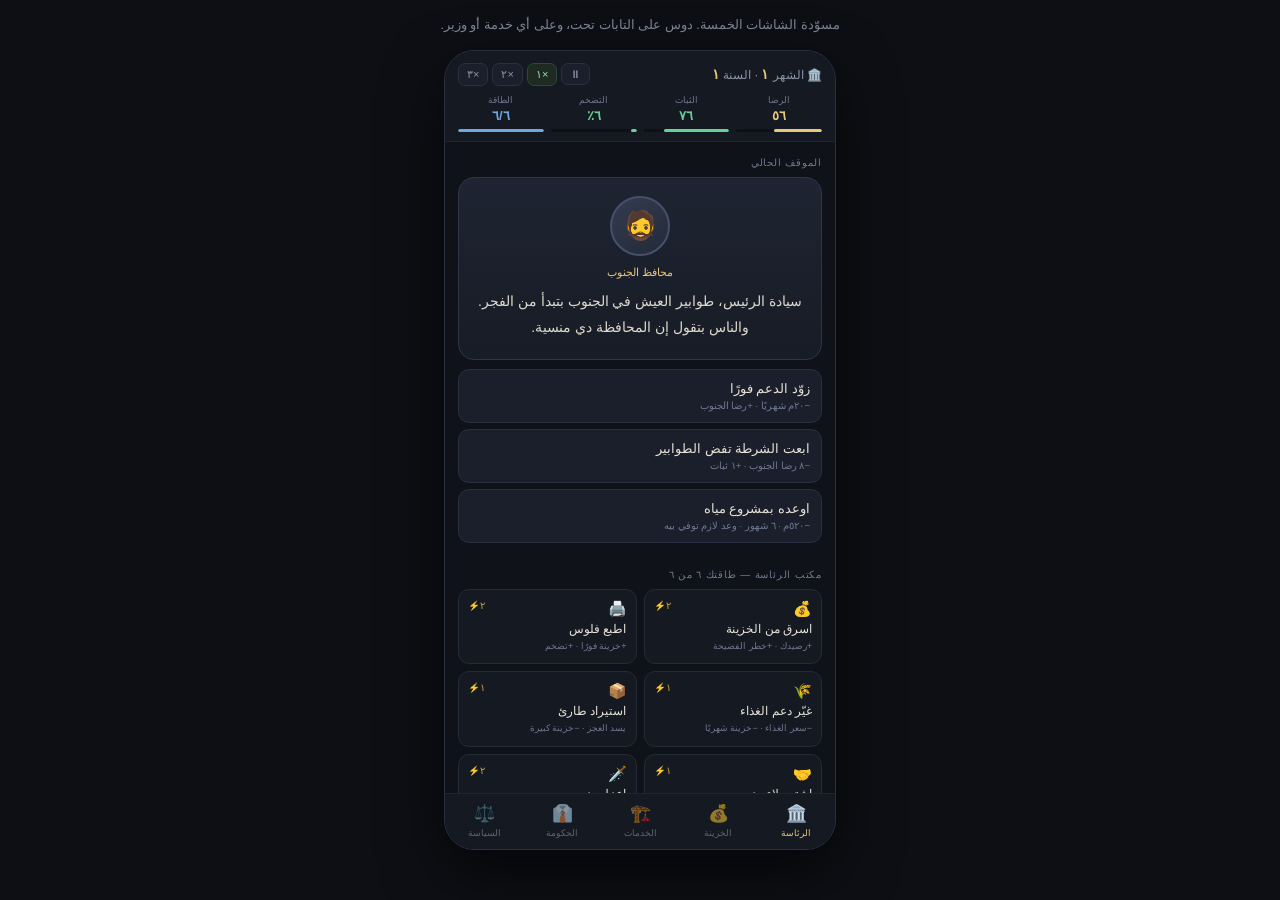
<file: docs/app-mockup.html>
<!DOCTYPE html>
<html lang="ar" dir="rtl">
<head>
<meta charset="utf-8">
<meta name="viewport" content="width=device-width,initial-scale=1">
<title>شاشات اللعبة — مسوّدة</title>
<style>
*{box-sizing:border-box;margin:0;padding:0;-webkit-tap-highlight-color:transparent}
body{font-family:'Segoe UI',Tahoma,Arial,sans-serif;background:#0d0f14;color:#e8e3d8;
     min-height:100vh;display:flex;flex-direction:column;align-items:center;padding:14px 10px 30px}
.note{max-width:420px;text-align:center;color:#7d8697;font-size:12.5px;line-height:1.9;margin-bottom:12px}
.phone{width:100%;max-width:392px;height:800px;background:#0f1219;border:1px solid #2a3040;
       border-radius:30px;display:flex;flex-direction:column;overflow:hidden;
       box-shadow:0 24px 60px rgba(0,0,0,.6)}

/* top strip */
.top{padding:12px 13px 9px;border-bottom:1px solid #1e2431;background:#141922;flex:none}
.trow1{display:flex;justify-content:space-between;align-items:center;margin-bottom:9px}
.date{font-size:12px;color:#8b93a5}.date b{color:#e8c87a;font-size:14px}
.clock{display:flex;gap:4px;align-items:center}
.cbtn{background:#1a1f2b;border:1px solid #2a3040;color:#8b93a5;border-radius:7px;
      padding:4px 8px;font-size:11px;cursor:pointer;font-family:inherit}
.cbtn.on{background:#1e2a22;border-color:#2c4a38;color:#8ee0ab}
.meters{display:grid;grid-template-columns:repeat(4,1fr);gap:7px}
.mtr{text-align:center}
.mtr .lb{font-size:8.5px;color:#6f7891;display:block;margin-bottom:3px}
.mtr .vl{font-size:13px;font-weight:700;font-variant-numeric:tabular-nums;display:block;margin-bottom:3px}
.mtr .bar{height:3px;background:#0d1017;border-radius:2px;overflow:hidden}
.mtr .fl{height:100%;border-radius:2px}

/* body + tabs */
.view{flex:1;overflow-y:auto;padding:13px}
.nav{display:grid;grid-template-columns:repeat(5,1fr);border-top:1px solid #1e2431;
     background:#141922;flex:none}
.nav button{background:none;border:0;padding:9px 2px 11px;cursor:pointer;font-family:inherit;
            color:#5d667a;font-size:9px;display:flex;flex-direction:column;align-items:center;gap:4px}
.nav button i{font-style:normal;font-size:17px;opacity:.55}
.nav button.on{color:#e8c87a}.nav button.on i{opacity:1}

h4{font-size:10px;color:#6f7891;letter-spacing:.08em;margin:2px 0 9px;font-weight:500}
h4:not(:first-child){margin-top:20px}
.card{background:#141922;border:1px solid #232a38;border-radius:13px;padding:12px;margin-bottom:8px}
.row{display:flex;justify-content:space-between;align-items:center;gap:8px}
.nm{font-size:13.5px}.sub{font-size:10.5px;color:#6f7891;margin-top:2px}
.val{font-size:13px;font-weight:700;font-variant-numeric:tabular-nums;white-space:nowrap}
.bar{height:4px;background:#0d1017;border-radius:3px;overflow:hidden;margin-top:6px}
.fl{height:100%;border-radius:3px}
.two{display:flex;gap:7px;margin-top:7px}.two>div{flex:1}
.lb{font-size:8.5px;color:#5d667a;display:block;margin-bottom:3px}
.pill{font-size:9.5px;padding:2px 7px;border-radius:20px;border:1px solid;white-space:nowrap}
.grid2{display:grid;grid-template-columns:1fr 1fr;gap:7px}
.act{background:#141922;border:1px solid #232a38;border-radius:11px;padding:10px 9px;
     text-align:right;font-family:inherit;color:#e8e3d8;cursor:pointer;width:100%}
.act:active{background:#1c2331}
.act .ic{font-size:15px}.act .an{font-size:12px;margin-top:4px;display:block}
.act .ae{font-size:9px;color:#6f7891;margin-top:3px;display:block;line-height:1.6}
.act .ap{float:left;font-size:9.5px;color:#c9a24b}
.sit{background:linear-gradient(180deg,#1e2431,#171c26);border:1px solid #2e3648;
     border-radius:16px;padding:18px 14px;text-align:center;margin-bottom:9px}
.sit .face{width:60px;height:60px;border-radius:50%;margin:0 auto 10px;
     background:linear-gradient(145deg,#333c50,#232a38);border:2px solid #45506b;
     display:flex;align-items:center;justify-content:center;font-size:28px}
.sit .who{font-size:11px;color:#e8c87a;margin-bottom:9px}
.sit .tx{font-size:14px;line-height:1.9;color:#ddd8cc}
.ch{width:100%;background:#1a1f2b;border:1px solid #2a3040;border-radius:11px;padding:11px;
    text-align:right;font-family:inherit;color:#e8e3d8;font-size:13px;margin-bottom:6px;cursor:pointer}
.ch small{display:block;font-size:9.5px;color:#6f7891;margin-top:4px}
.slid{width:100%;margin-top:8px;accent-color:#c9a24b}
.tot{border-top:1px solid #232a38;margin-top:9px;padding-top:9px}
.secret{color:#7a6a4a;font-size:11.5px}
.gfilter{display:flex;gap:5px;overflow-x:auto;margin-bottom:10px;padding-bottom:3px}
.gf{background:#141922;border:1px solid #232a38;color:#7d8697;border-radius:20px;
    padding:5px 11px;font-size:11px;white-space:nowrap;cursor:pointer;font-family:inherit}
.gf.on{background:#1e2532;border-color:#3a4457;color:#e8c87a}
.q{background:#1d1712;border:1px solid #4a3a22;border-radius:10px;padding:9px 11px;
   font-size:10.5px;line-height:1.75;color:#c9a97a;margin-bottom:9px}
</style>
</head>
<body>
<div class="note">مسوّدة الشاشات الخمسة. دوس على التابات تحت، وعلى أي خدمة أو وزير.</div>
<div class="phone">
  <div class="top">
    <div class="trow1">
      <div class="date">🏛️ الشهر <b id="mn">١</b> · السنة <b id="yr">١</b></div>
      <div class="clock">
        <button class="cbtn" id="pp" onclick="tog()">⏸</button>
        <button class="cbtn on" onclick="spd(this,1)">×١</button>
        <button class="cbtn" onclick="spd(this,2)">×٢</button>
        <button class="cbtn" onclick="spd(this,3)">×٣</button>
      </div>
    </div>
    <div class="meters" id="meters"></div>
  </div>
  <div class="view" id="view"></div>
  <div class="nav" id="nav"></div>
</div>
<script>
var D = {"month": 1, "year": 1, "approval": 56, "stability": 76, "inflation": 6.0, "ap": 6, "apMax": 6, "treasury": 2400, "personal": 0, "tax": 20, "util": 50, "subsidy": 60, "services": [{"id": "water", "icon": "💧", "nm": "المياه", "ask": 60, "pct": 118, "comp": 69, "build": 58, "months": 6, "run": 1.0, "serves": 0.167, "nat": 69, "gov": {"capital": {"cov": 100, "lvl": 81, "fac": 27}, "industrial": {"cov": 100, "lvl": 81, "fac": 18}, "agri": {"cov": 68, "lvl": 55, "fac": 9}, "south": {"cov": 58, "lvl": 47, "fac": 9}, "border": {"cov": 100, "lvl": 81, "fac": 9}}}, {"id": "power", "icon": "⚡", "nm": "الكهربا", "ask": 105, "pct": 118, "comp": 69, "build": 100, "months": 11, "run": 1.77, "serves": 0.2, "nat": 65, "gov": {"capital": {"cov": 86, "lvl": 69, "fac": 18}, "industrial": {"cov": 75, "lvl": 61, "fac": 9}, "agri": {"cov": 82, "lvl": 66, "fac": 9}, "south": {"cov": 69, "lvl": 56, "fac": 9}, "border": {"cov": 100, "lvl": 81, "fac": 9}}}, {"id": "sewage", "icon": "🚰", "nm": "الصرف", "ask": 45, "pct": 118, "comp": 69, "build": 68, "months": 9, "run": 0.9, "serves": 0.223, "nat": 68, "gov": {"capital": {"cov": 96, "lvl": 77, "fac": 18}, "industrial": {"cov": 84, "lvl": 68, "fac": 9}, "agri": {"cov": 91, "lvl": 74, "fac": 9}, "south": {"cov": 77, "lvl": 62, "fac": 9}, "border": {"cov": 0, "lvl": 0, "fac": 0}}}, {"id": "health", "icon": "🏥", "nm": "الصحة", "ask": 82, "pct": 118, "comp": 69, "build": 44, "months": 8, "run": 0.77, "serves": 0.11, "nat": 79, "gov": {"capital": {"cov": 94, "lvl": 94, "fac": 36}, "industrial": {"cov": 83, "lvl": 82, "fac": 18}, "agri": {"cov": 90, "lvl": 90, "fac": 18}, "south": {"cov": 38, "lvl": 38, "fac": 9}, "border": {"cov": 100, "lvl": 100, "fac": 9}}}, {"id": "edu", "icon": "🎓", "nm": "التعليم", "ask": 95, "pct": 118, "comp": 69, "build": 20, "months": 4, "run": 0.67, "serves": 0.067, "nat": 59, "gov": {"capital": {"cov": 72, "lvl": 61, "fac": 45}, "industrial": {"cov": 75, "lvl": 64, "fac": 27}, "agri": {"cov": 55, "lvl": 46, "fac": 18}, "south": {"cov": 70, "lvl": 59, "fac": 27}, "border": {"cov": 100, "lvl": 84, "fac": 9}}}, {"id": "police", "icon": "👮", "nm": "الشرطة", "ask": 58, "pct": 118, "comp": 69, "build": 17, "months": 3, "run": 0.57, "serves": 0.057, "nat": 43, "gov": {"capital": {"cov": 73, "lvl": 50, "fac": 54}, "industrial": {"cov": 64, "lvl": 43, "fac": 27}, "agri": {"cov": 47, "lvl": 32, "fac": 18}, "south": {"cov": 59, "lvl": 40, "fac": 27}, "border": {"cov": 86, "lvl": 58, "fac": 9}}}, {"id": "fire", "icon": "🚒", "nm": "الإسعاف", "ask": 35, "pct": 118, "comp": 69, "build": 13, "months": 3, "run": 0.43, "serves": 0.057, "nat": 29, "gov": {"capital": {"cov": 49, "lvl": 33, "fac": 36}, "industrial": {"cov": 43, "lvl": 29, "fac": 18}, "agri": {"cov": 47, "lvl": 32, "fac": 18}, "south": {"cov": 20, "lvl": 13, "fac": 9}, "border": {"cov": 86, "lvl": 58, "fac": 9}}}], "govs": [{"id": "capital", "nm": "العاصمة", "pop": 4.2, "appr": 65}, {"id": "industrial", "nm": "الصناعية", "pop": 2.4, "appr": 59}, {"id": "agri", "nm": "الزراعية", "pop": 2.2, "appr": 53}, {"id": "south", "nm": "الجنوب", "pop": 2.6, "appr": 40}, {"id": "border", "nm": "الحدودية", "pop": 0.6, "appr": 65}], "ministers": [{"nm": "رئيس الوزراء", "of": "الحكومة كلها", "loy": 71, "comp": 58, "party": "المحافظ"}, {"nm": "وزير المالية", "of": "الضرايب والتحصيل", "loy": 64, "comp": 72, "party": "مستقل"}, {"nm": "وزير الداخلية", "of": "الشرطة وقمع الشغب", "loy": 88, "comp": 41, "party": "المحافظ"}, {"nm": "وزير الدفاع", "of": "الجيش والرشوة", "loy": 52, "comp": 69, "party": "القومي"}, {"nm": "وزير المرافق", "of": "مياه وكهربا وصرف", "loy": 60, "comp": 63, "party": "مستقل"}, {"nm": "وزير الصحة", "of": "الصحة والإسعاف", "loy": 45, "comp": 81, "party": "الحديث"}, {"nm": "وزير التعليم", "of": "التعليم", "loy": 55, "comp": 66, "party": "الحديث"}, {"nm": "وزير التموين", "of": "الغذاء والزراعة", "loy": 79, "comp": 38, "party": "المحافظ"}, {"nm": "وزير الإعلام", "of": "الحملات والفضايح", "loy": 91, "comp": 47, "party": "المحافظ"}], "bank": {"nm": "محافظ البنك المركزي", "indep": 78}, "parties": [{"nm": "المحافظ", "power": 34, "stance": "معاك", "wants": "استقرار · ضرايب أقل"}, {"nm": "الحديث", "power": 26, "stance": "محايد", "wants": "تعليم · بنك مستقل"}, {"nm": "العمالي", "power": 22, "stance": "ضدك", "wants": "دعم · أسعار واطية"}, {"nm": "القومي", "power": 18, "stance": "محايد", "wants": "جيش قوي · اكتفاء ذاتي"}], "blocs": [{"nm": "المتدينين", "w": 24, "sat": 58, "cares": "الاستقرار الاجتماعي"}, {"nm": "الشباب", "w": 28, "sat": 41, "cares": "تعليم · شغل"}, {"nm": "العمال", "w": 26, "sat": 49, "cares": "سعر الغذاء · المرتبات"}, {"nm": "رجال الأعمال", "w": 12, "sat": 66, "cares": "كهربا · تضخم واطي"}, {"nm": "الجيش", "w": 10, "sat": 54, "cares": "ميزانيته · المحافظة الحدودية"}], "actions": [{"ic": "💰", "nm": "اسرق من الخزينة", "ap": 2, "eff": "+رصيدك · +خطر الفضيحة"}, {"ic": "🖨️", "nm": "اطبع فلوس", "ap": 2, "eff": "+خزينة فورًا · +تضخم"}, {"ic": "🌾", "nm": "غيّر دعم الغذاء", "ap": 1, "eff": "−سعر الغذاء · −خزينة شهريًا"}, {"ic": "📦", "nm": "استيراد طارئ", "ap": 1, "eff": "يسد العجز · −خزينة كبيرة"}, {"ic": "🤝", "nm": "اشترِ ولاء وزير", "ap": 1, "eff": "+ولاء · −رصيدك"}, {"ic": "🗡️", "nm": "اعزل وزير", "ap": 2, "eff": "وزير جديد · −ثبات"}, {"ic": "🏛️", "nm": "أقِل الوزارة كلها", "ap": 3, "eff": "تمتص فضيحة · −ولاء الكل"}, {"ic": "🏦", "nm": "غيّر محافظ البنك", "ap": 2, "eff": "تفتح باب الطباعة · −ثبات"}, {"ic": "📺", "nm": "حملة إعلامية", "ap": 2, "eff": "+رضا مؤقت · −خزينة"}, {"ic": "🎖️", "nm": "ادفع للجيش", "ap": 1, "eff": "+رضا الجيش · −خزينة"}, {"ic": "📜", "nm": "تفاوض مع حزب", "ap": 2, "eff": "تحسّن موقفه مقابل تنازل"}], "card": {"face": "🧔", "who": "محافظ الجنوب", "text": "سيادة الرئيس، طوابير العيش في الجنوب بتبدأ من الفجر. والناس بتقول إن المحافظة دي منسية.", "choices": [{"t": "زوّد الدعم فورًا", "e": "−٢٠م شهريًا · +رضا الجنوب"}, {"t": "ابعت الشرطة تفض الطوابير", "e": "−٨ رضا الجنوب · +١ ثبات"}, {"t": "اوعده بمشروع مياه", "e": "−٥٢٠م · ٦ شهور · وعد لازم توفي بيه"}]}};
var AR="٠١٢٣٤٥٦٧٨٩";
function ar(n){return String(Math.round(n)).replace(/\d/g,function(d){return AR[+d]})}
function col(v){return v>=65?'#68d094':v>=45?'#e8c87a':'#e07575'}

// The four meters live outside the tabs on purpose: whatever screen you are on,
// you keep feeling the danger.
function meters(){
  var m=[['الرضا',D.approval,col(D.approval)],['الثبات',D.stability,col(D.stability)],
         ['التضخم',D.inflation,D.inflation>9?'#e07575':'#68d094'],
         ['الطاقة',D.ap/D.apMax*100,'#6fa8e0']];
  var lbl=[ar(D.approval),ar(D.stability),ar(D.inflation)+'٪',ar(D.ap)+'/'+ar(D.apMax)];
  document.getElementById('meters').innerHTML=m.map(function(x,i){
    return '<div class="mtr"><span class="lb">'+x[0]+'</span><span class="vl" style="color:'+x[2]+'">'
      +lbl[i]+'</span><div class="bar"><div class="fl" style="width:'+Math.min(100,x[1])+'%;background:'+x[2]+'"></div></div></div>'
  }).join('');
}

var TABS=[['pres','🏛️','الرئاسة'],['treas','💰','الخزينة'],['serv','🏗️','الخدمات'],
          ['govt','👔','الحكومة'],['pol','⚖️','السياسة']];
var tab='pres', gfilter='all';

function nav(){
  document.getElementById('nav').innerHTML=TABS.map(function(t){
    return '<button class="'+(tab===t[0]?'on':'')+'" onclick="go(\''+t[0]+'\')"><i>'+t[1]+'</i>'+t[2]+'</button>'
  }).join('');
}
function go(t){tab=t;nav();draw()}
function tog(){var b=document.getElementById('pp');b.textContent=b.textContent==='⏸'?'▶':'⏸';
  b.classList.toggle('on')}
function spd(el,n){var s=el.parentNode.querySelectorAll('.cbtn');
  for(var i=1;i<s.length;i++)s[i].classList.remove('on');el.classList.add('on')}

function bar(v,c){return '<div class="bar"><div class="fl" style="width:'+Math.min(100,v)+'%;background:'+(c||col(v))+'"></div></div>'}

function pres(){
  var c=D.card;
  var h='<h4>الموقف الحالي</h4><div class="sit"><div class="face">'+c.face+'</div>'
    +'<div class="who">'+c.who+'</div><div class="tx">'+c.text+'</div></div>';
  h+=c.choices.map(function(x){return '<button class="ch">'+x.t+'<small>'+x.e+'</small></button>'}).join('');
  h+='<h4>مكتب الرئاسة — طاقتك '+ar(D.ap)+' من '+ar(D.apMax)+'</h4><div class="grid2">';
  h+=D.actions.map(function(a){
    return '<button class="act"><span class="ap">'+ar(a.ap)+'⚡</span><span class="ic">'+a.ic+'</span>'
      +'<span class="an">'+a.nm+'</span><span class="ae">'+a.eff+'</span></button>'}).join('');
  return h+'</div>';
}

function treas(){
  var run=0;D.services.forEach(function(s){run+=s.ask*s.pct/100});
  var admin=180, sub=D.subsidy, imp=62;
  var inc=Math.round(D.tax*12*2.30*0.65+12*33*(D.services[1].nat/60)*0.65+12*22*(D.util/50));
  var exp=Math.round(run+admin+sub+imp);
  var h='<h4>الشهر ده</h4><div class="card">'
   +'<div class="row"><span class="nm">الخزينة</span><span class="val" style="color:#e8c87a">'+ar(D.treasury)+'م</span></div>'
   +'<div class="tot"></div>'
   +'<div class="row"><span class="nm">الدخل</span><span class="val" style="color:#68d094">+'+ar(inc)+'م</span></div>'
   +'<div class="row"><span class="sub">ضرايب · شركات · فواتير</span></div>'
   +'<div class="row" style="margin-top:8px"><span class="nm">المصروف</span><span class="val" style="color:#e07575">−'+ar(exp)+'م</span></div>'
   +'<div class="row"><span class="sub">تشغيل '+ar(run)+' · مرتبات '+ar(admin)+' · دعم '+ar(sub)+' · استيراد '+ar(imp)+'</span></div>'
   +'<div class="tot"><div class="row"><span class="nm">الصافي</span><span class="val" style="color:'
   +(inc-exp>=0?'#68d094':'#e07575')+'">'+(inc-exp>=0?'+':'−')+ar(Math.abs(inc-exp))+'م</span></div></div>'
   +'<div class="tot"><div class="row"><span class="secret">💼 رصيدك الشخصي</span><span class="secret">'+ar(D.personal)+'م</span></div></div>'
   +'</div>';
  h+='<h4>الروافع</h4>';
  h+='<div class="card"><div class="row"><span class="nm">ضريبة الدخل</span><span class="val">'+ar(D.tax)+'٪</span></div>'
    +'<div class="sub">كل ١٪ ≈ +١٨م شهريًا · −١٫٦ رضا</div>'
    +'<input class="slid" type="range" min="0" max="45" value="'+D.tax+'" oninput="D.tax=+this.value;draw()"></div>';
  h+='<div class="card"><div class="row"><span class="nm">سعر فواتير الخدمات</span><span class="val">'+ar(D.util)+'</span></div>'
    +'<div class="sub">بيتحس كل شهر في البيت — وجعه أقوى من الضريبة</div>'
    +'<input class="slid" type="range" min="0" max="100" value="'+D.util+'" oninput="D.util=+this.value;draw()"></div>';
  h+='<div class="card"><div class="row"><span class="nm">دعم الغذاء</span><span class="val">'+ar(D.subsidy)+'م</span></div>'
    +'<div class="sub">بيهدّي الشارع بسرعة — وشيله بعدين بيوجع أكتر من نفعه</div>'
    +'<input class="slid" type="range" min="0" max="220" value="'+D.subsidy+'" oninput="D.subsidy=+this.value;draw()"></div>';
  return h;
}

function serv(){
  var h='<div class="gfilter"><button class="gf '+(gfilter==='all'?'on':'')+'" onclick="gset(\'all\')">الدولة كلها</button>';
  h+=D.govs.map(function(g){return '<button class="gf '+(gfilter===g.id?'on':'')+'" onclick="gset(\''+g.id+'\')">'
    +g.nm+' '+ar(g.appr)+'</button>'}).join('')+'</div>';
  h+='<h4>الخدمات — التغطية × التشغيل</h4>';
  h+=D.services.map(function(s){
    var op=Math.round(s.pct*s.comp/100);
    var cov=gfilter==='all'?Math.round(s.nat/op*100):s.gov[gfilter].cov;
    var lvl=gfilter==='all'?s.nat:s.gov[gfilter].lvl;
    var fac=gfilter==='all'?'':' · '+ar(s.gov[gfilter].fac)+' منشأة';
    return '<div class="card"><div class="row"><span class="nm">'+s.icon+' '+s.nm
      +'<span class="sub">'+ar(s.ask*s.pct/100)+'م/شهر'+fac+'</span></span>'
      +'<span class="val" style="color:'+col(lvl)+'">'+ar(lvl)+'</span></div>'
      +'<div class="two"><div><span class="lb">التغطية '+ar(cov)+'٪</span>'+bar(cov,'#4a7fb5')+'</div>'
      +'<div><span class="lb">التشغيل '+ar(op)+'٪</span>'+bar(op,'#c9a24b')+'</div></div>'
      +'<div class="row" style="margin-top:9px"><span class="sub">التمويل '+ar(s.pct)+'٪ من طلب الوزارة</span>'
      +'<span class="sub">كفاءة الوزير '+ar(s.comp)+'</span></div>'
      +'<input class="slid" type="range" min="0" max="160" value="'+s.pct
      +'" oninput="setpct(\''+s.id+'\',+this.value)"></div>'
  }).join('');
  h+='<h4>تحت الإنشاء</h4><div class="card"><div class="row"><span class="nm">محطة مياه — الزراعية'
    +'<span class="sub">بعد ما تفتح: +٩م على المصروف الشهري للأبد</span></span>'
    +'<span class="val" style="color:#e8c87a">٥ شهور</span></div></div>';
  h+='<div class="q">⚠️ التمويل ١٠٠٪ مش معناه تشغيل ١٠٠٪. بكفاءة وزير ٦٥ لازم تموّل ١٥٤٪ — أو تجيب وزير أكفأ.</div>';
  return h;
}
function gset(g){gfilter=g;draw()}
function setpct(id,v){D.services.forEach(function(s){if(s.id===id)s.pct=v});draw()}

function govt(){
  var h='<h4>الحكومة</h4>';
  h+=D.ministers.map(function(m,i){
    return '<div class="card"><div class="row"><span class="nm">'+(i===0?'👑 ':'')+m.nm
      +'<span class="sub">'+m.of+' · '+m.party+'</span></span></div>'
      +'<div class="two"><div><span class="lb">الولاء '+ar(m.loy)+'</span>'+bar(m.loy,'#68d094')+'</div>'
      +'<div><span class="lb">الكفاءة '+ar(m.comp)+'</span>'+bar(m.comp,'#6fa8e0')+'</div></div></div>'
  }).join('');
  h+='<h4>البنك المركزي</h4><div class="card"><div class="row"><span class="nm">🏦 '+D.bank.nm
    +'<span class="sub">استقلاليته عالية — بيرفض يطبع لك</span></span>'
    +'<span class="val" style="color:#6fa8e0">'+ar(D.bank.indep)+'</span></div>'+bar(D.bank.indep,'#6fa8e0')+'</div>';
  h+='<div class="q">💡 الوزير الكفء غير الموالي بيصلّح الخدمات وبيسرّب فضايحك. والفاسد الموالي بيغطي عليك وبيبهدل الخدمات. مفيش وزير مثالي — عشان لو فيه، مفيش قرار.</div>';
  return h;
}

function pol(){
  var sc={'معاك':'#68d094','محايد':'#8b93a5','ضدك':'#e07575'};
  var h='<h4>الأحزاب — بتحاربك في السياسة</h4>';
  h+=D.parties.map(function(p){
    return '<div class="card"><div class="row"><span class="nm">'+p.nm+'<span class="sub">'+p.wants+'</span></span>'
      +'<span class="pill" style="color:'+sc[p.stance]+';border-color:'+sc[p.stance]+'">'+p.stance+'</span></div>'
      +'<span class="lb" style="margin-top:7px">النفوذ '+ar(p.power)+'٪</span>'+bar(p.power*2,'#a58bc9')+'</div>'
  }).join('');
  h+='<h4>الكتل الاجتماعية — بتحاربك في الشارع</h4>';
  h+=D.blocs.map(function(b){
    return '<div class="card"><div class="row"><span class="nm">'+b.nm+'<span class="sub">'+b.cares
      +' · '+ar(b.w)+'٪ من السكان</span></span><span class="val" style="color:'+col(b.sat)+'">'+ar(b.sat)+'</span></div>'
      +bar(b.sat)+'</div>'
  }).join('');
  h+='<div class="q">💡 الكتلة الغاضبة لوحدها بتتذمر بس. لكن لما حزب معارض قوي يلاقي كتلة غاضبة، بيتحالف معاها ويحوّل التذمر لمظاهرة.</div>';
  return h;
}

function draw(){
  meters();
  document.getElementById('view').innerHTML =
    tab==='pres'?pres():tab==='treas'?treas():tab==='serv'?serv():tab==='govt'?govt():pol();
}
nav();draw();
</script>
</body>
</html>
</file>
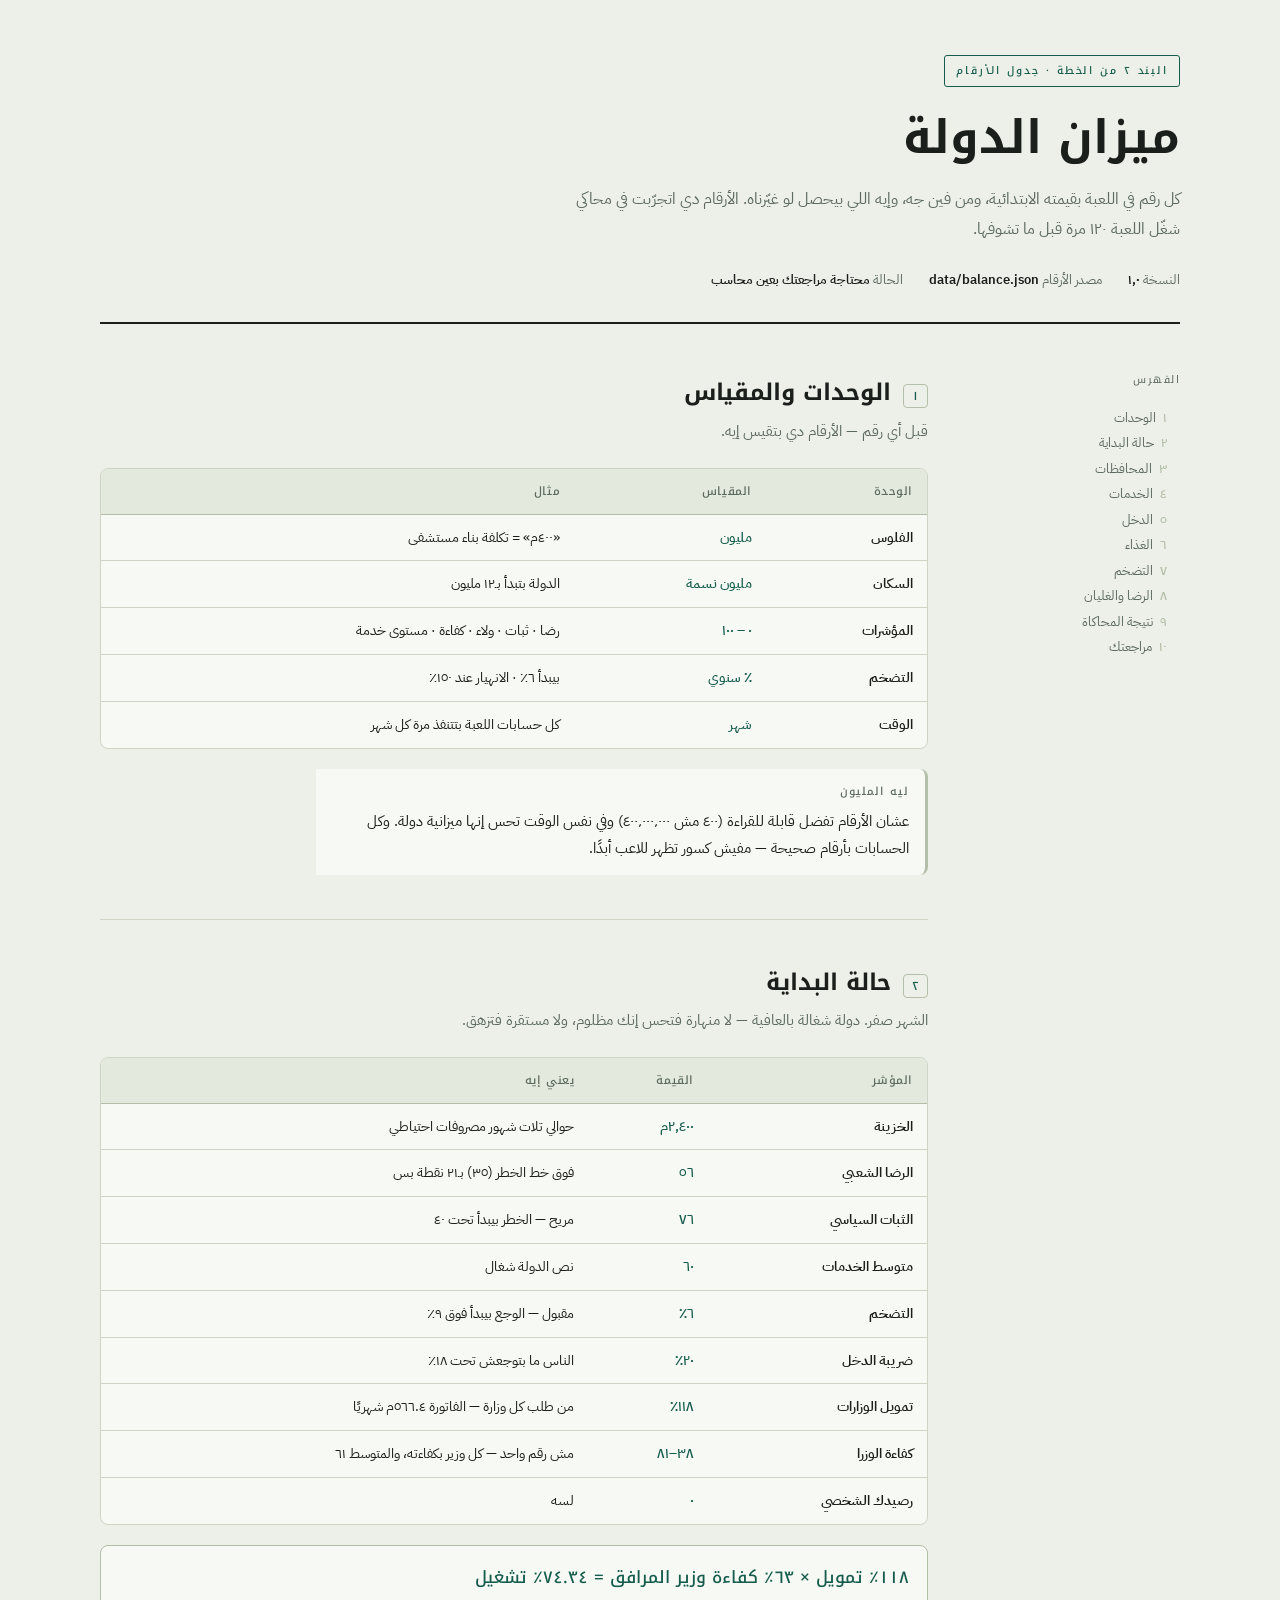
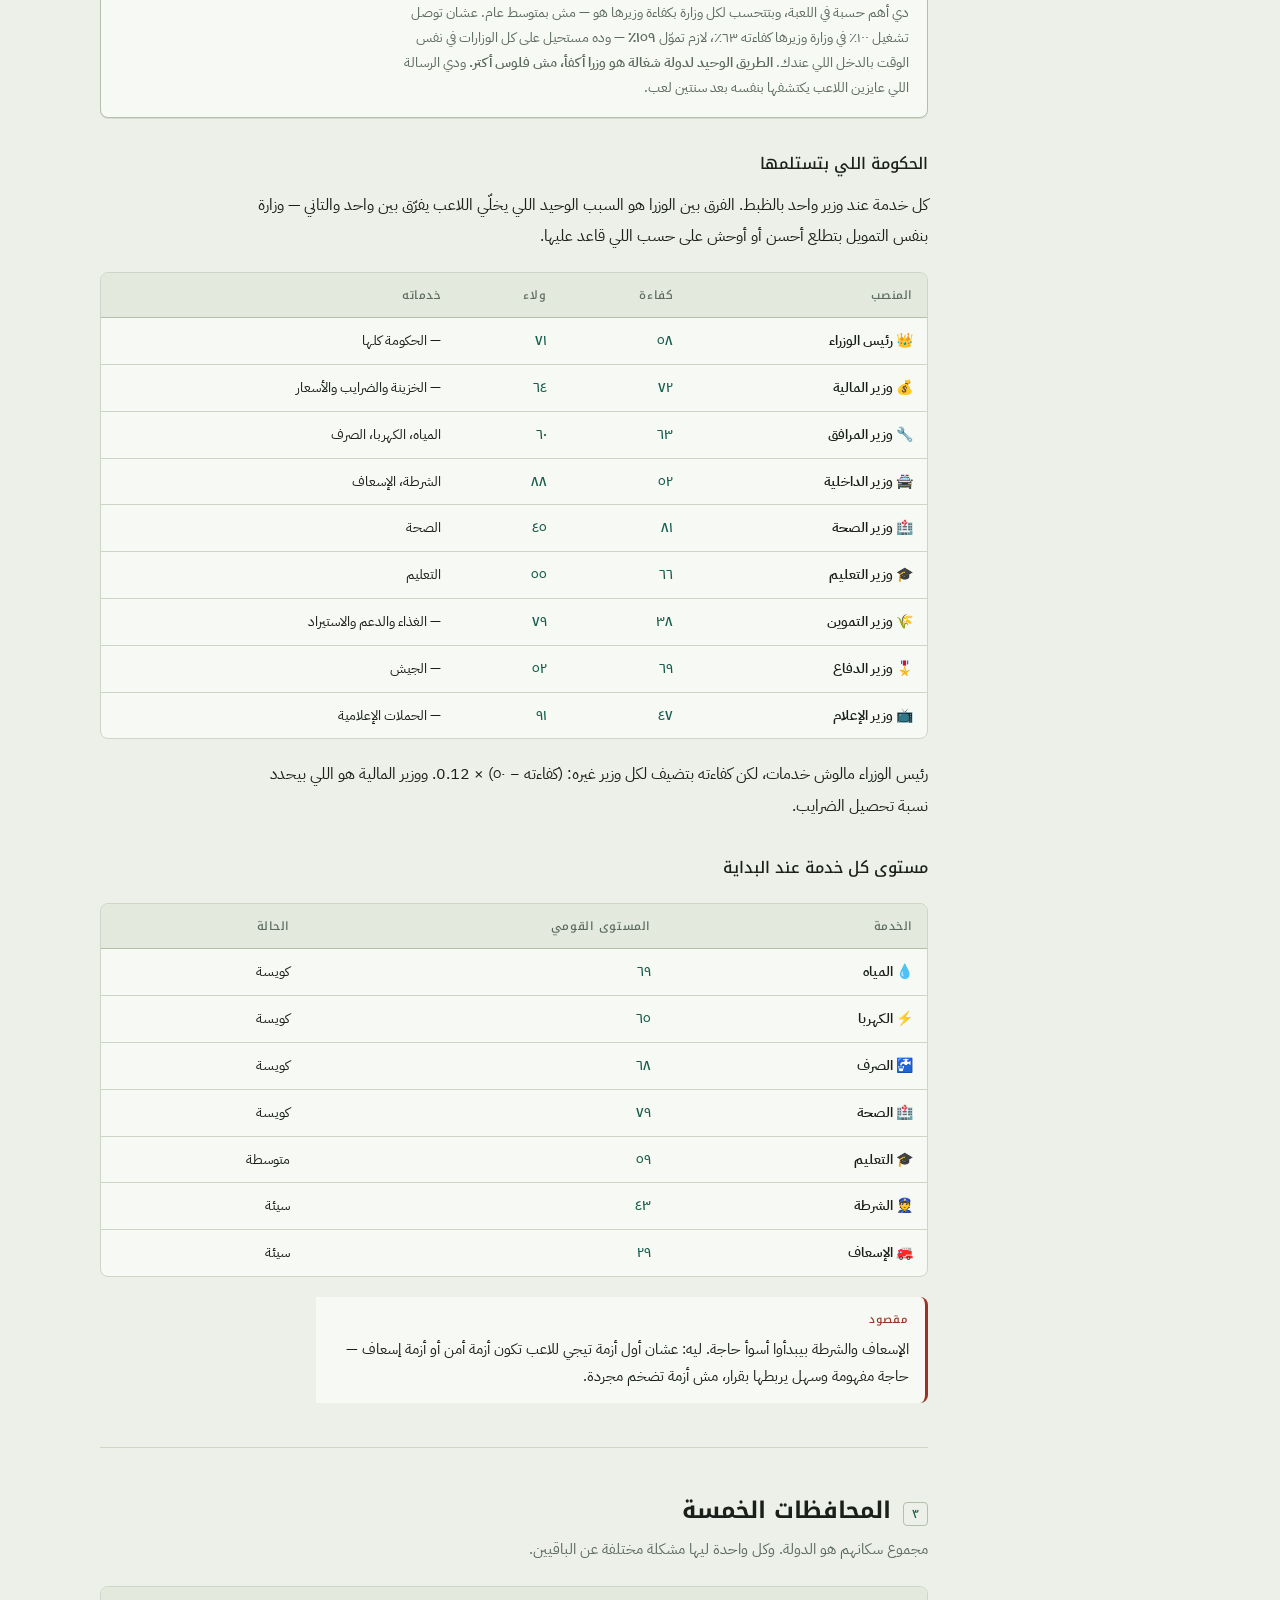
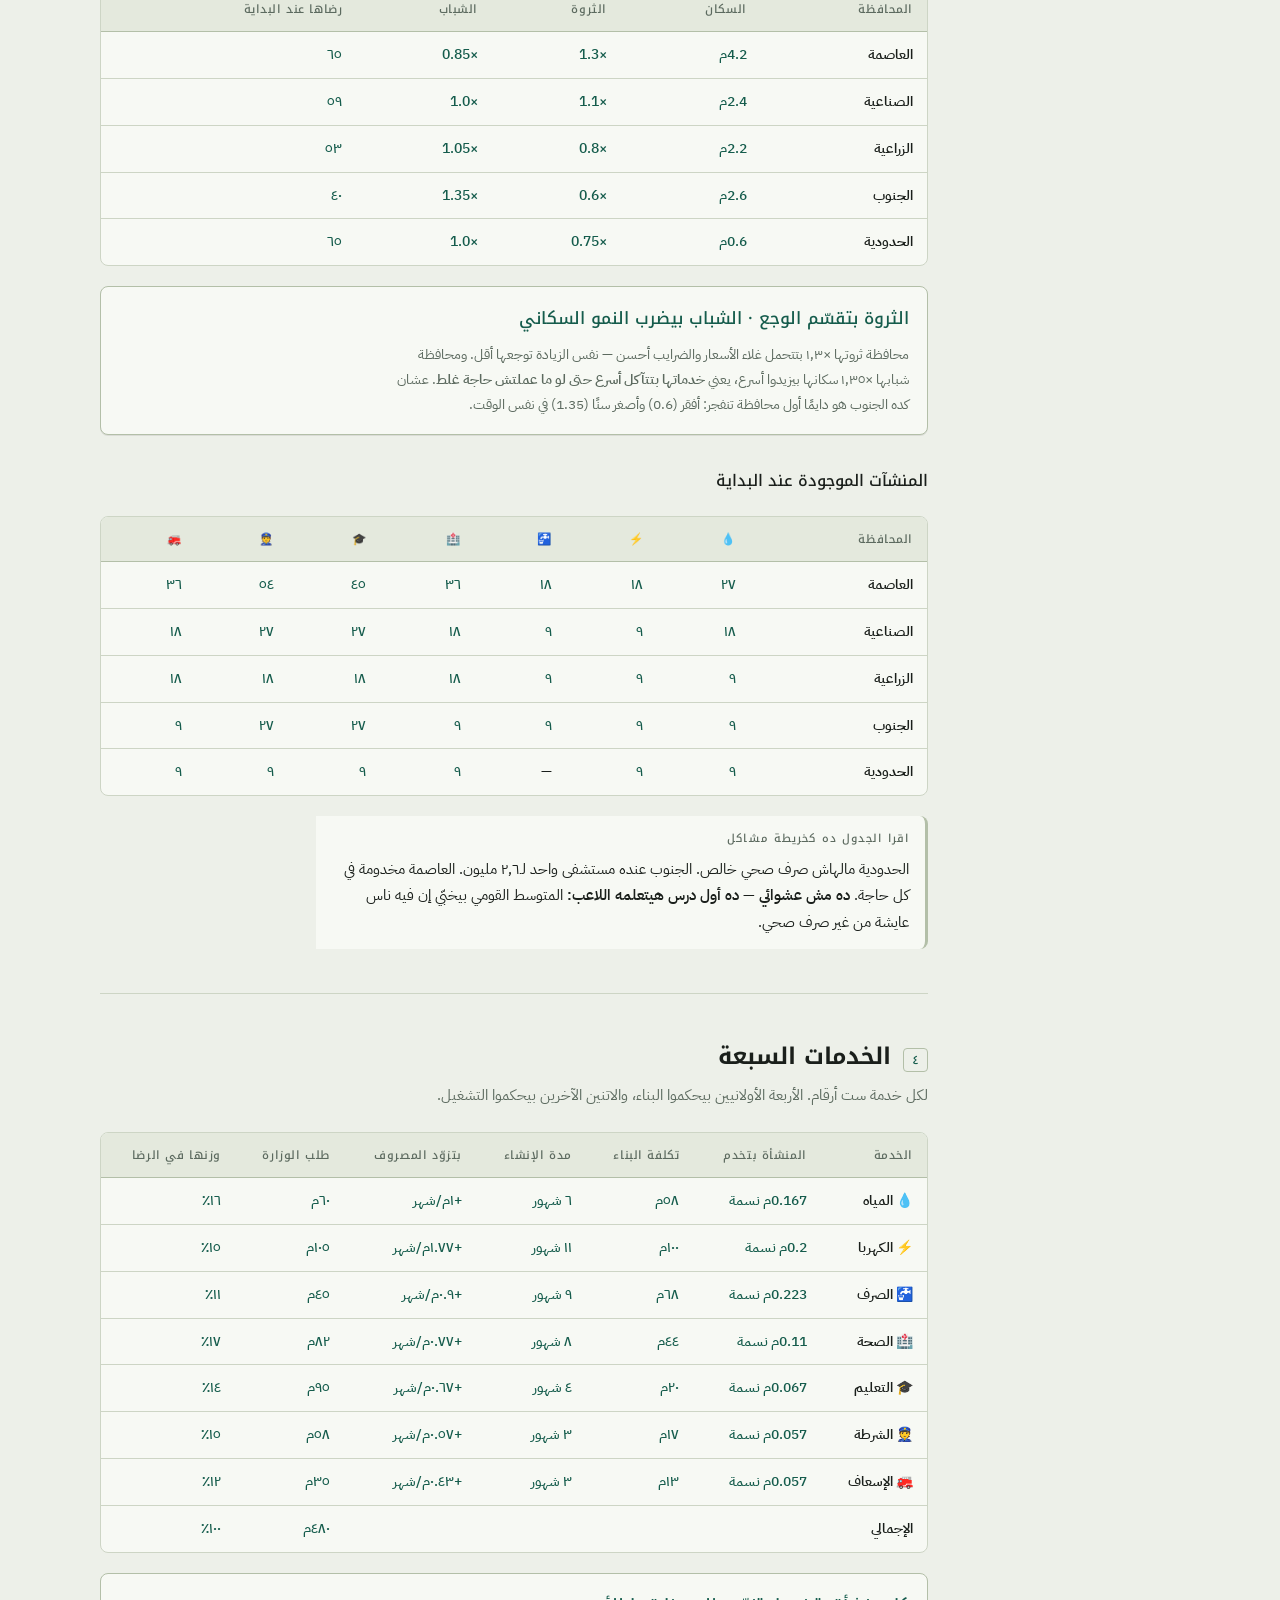
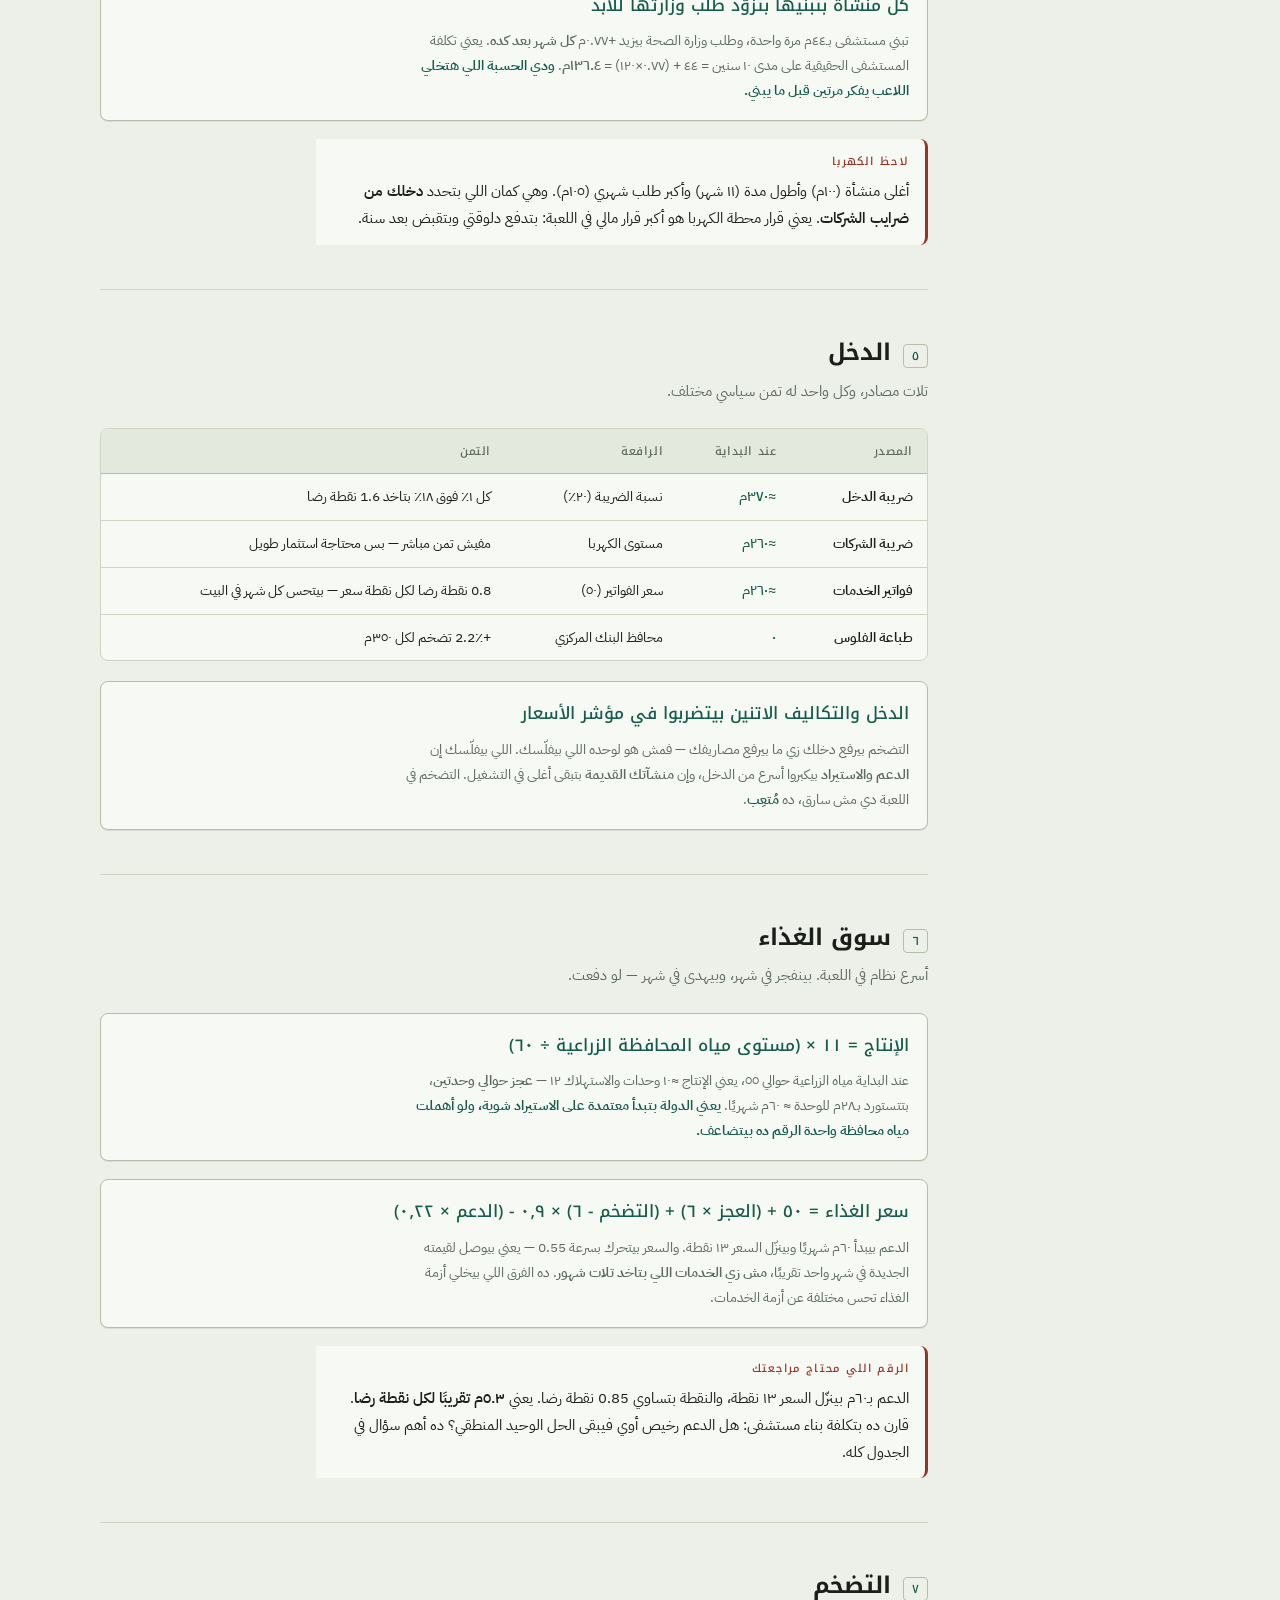
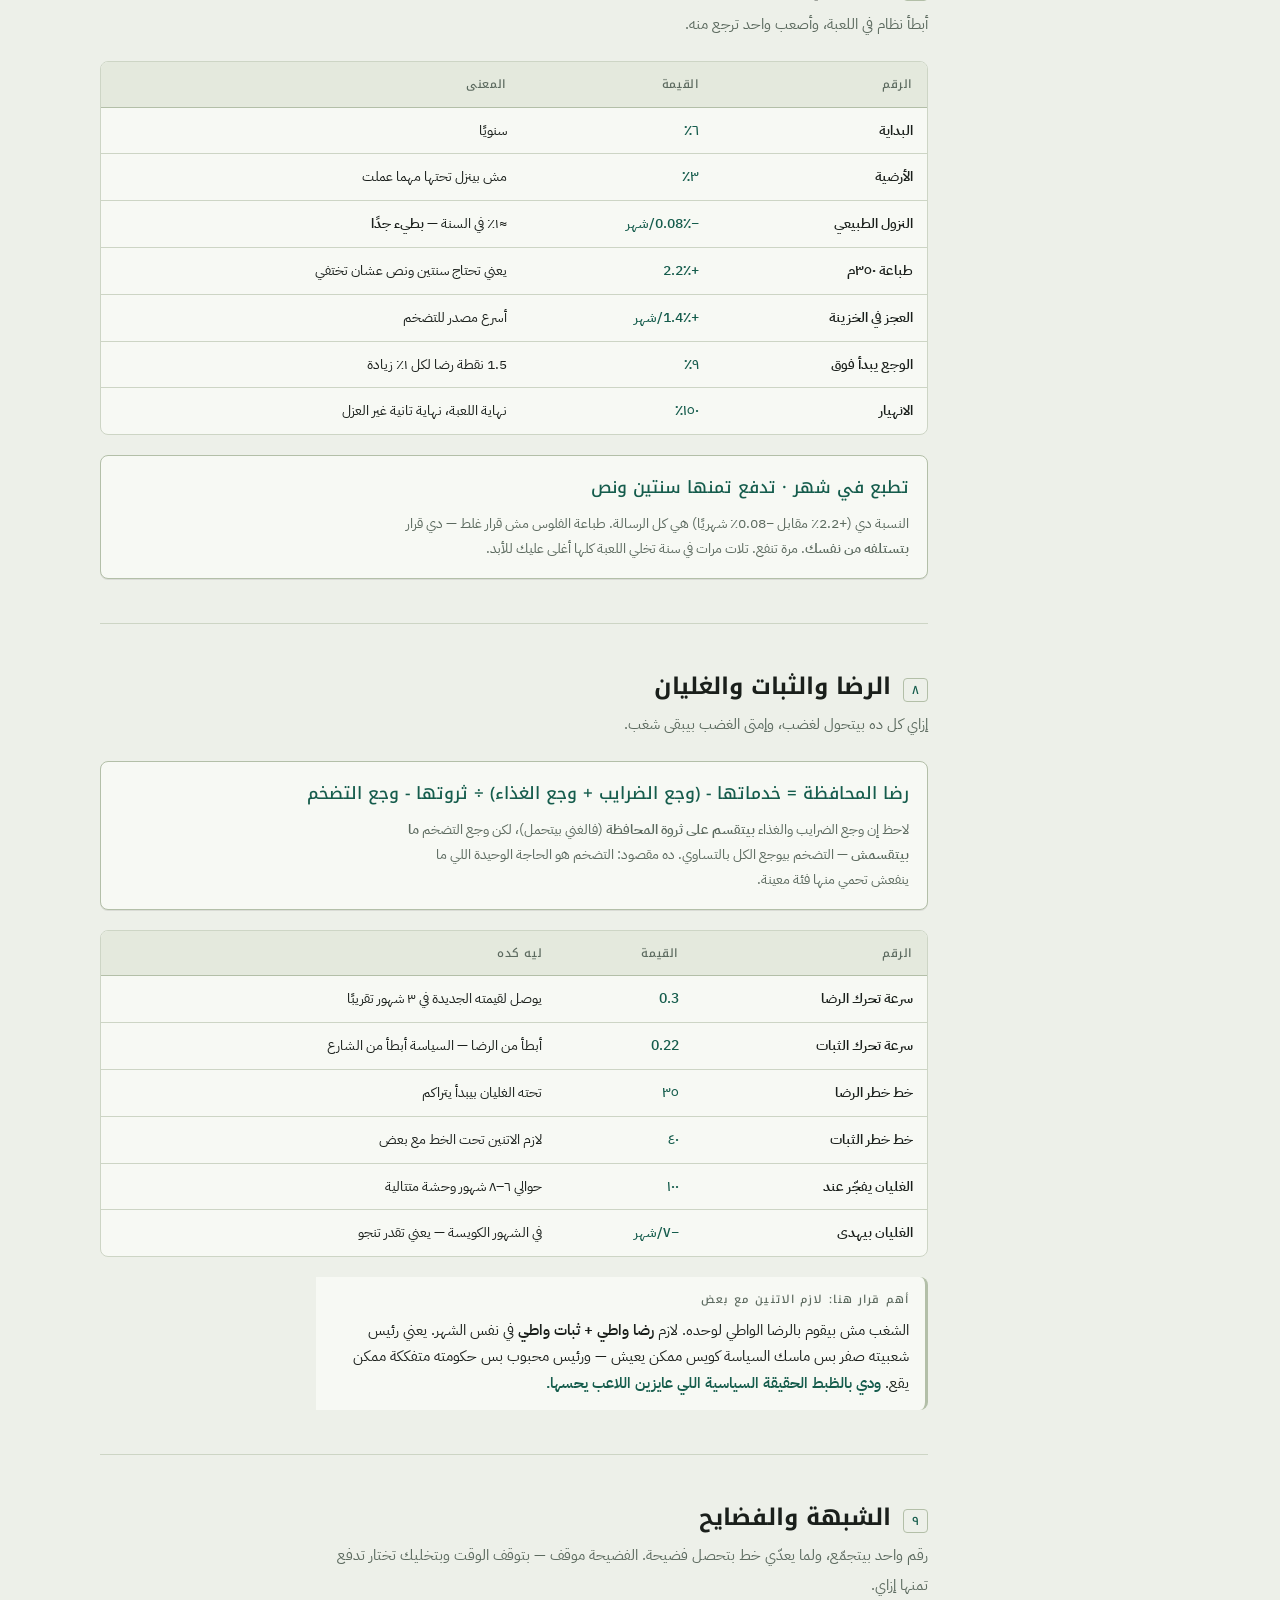
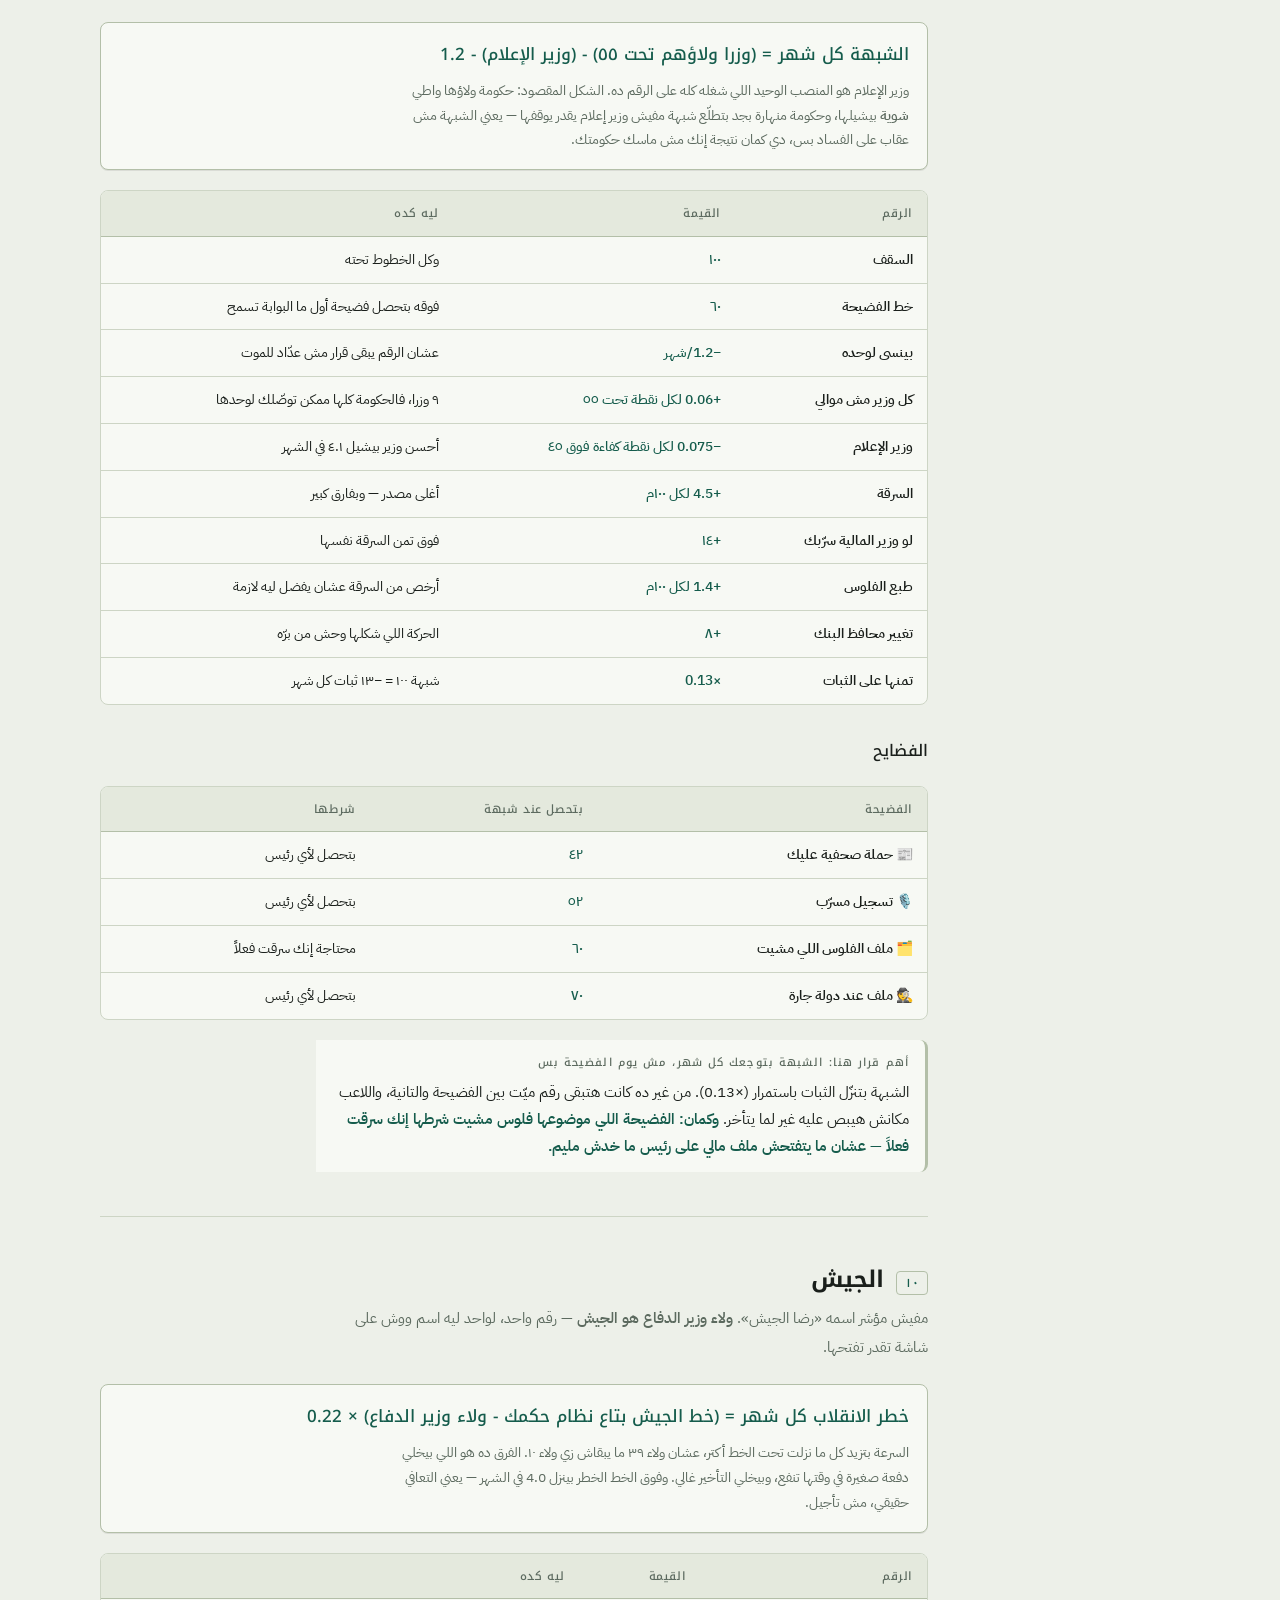
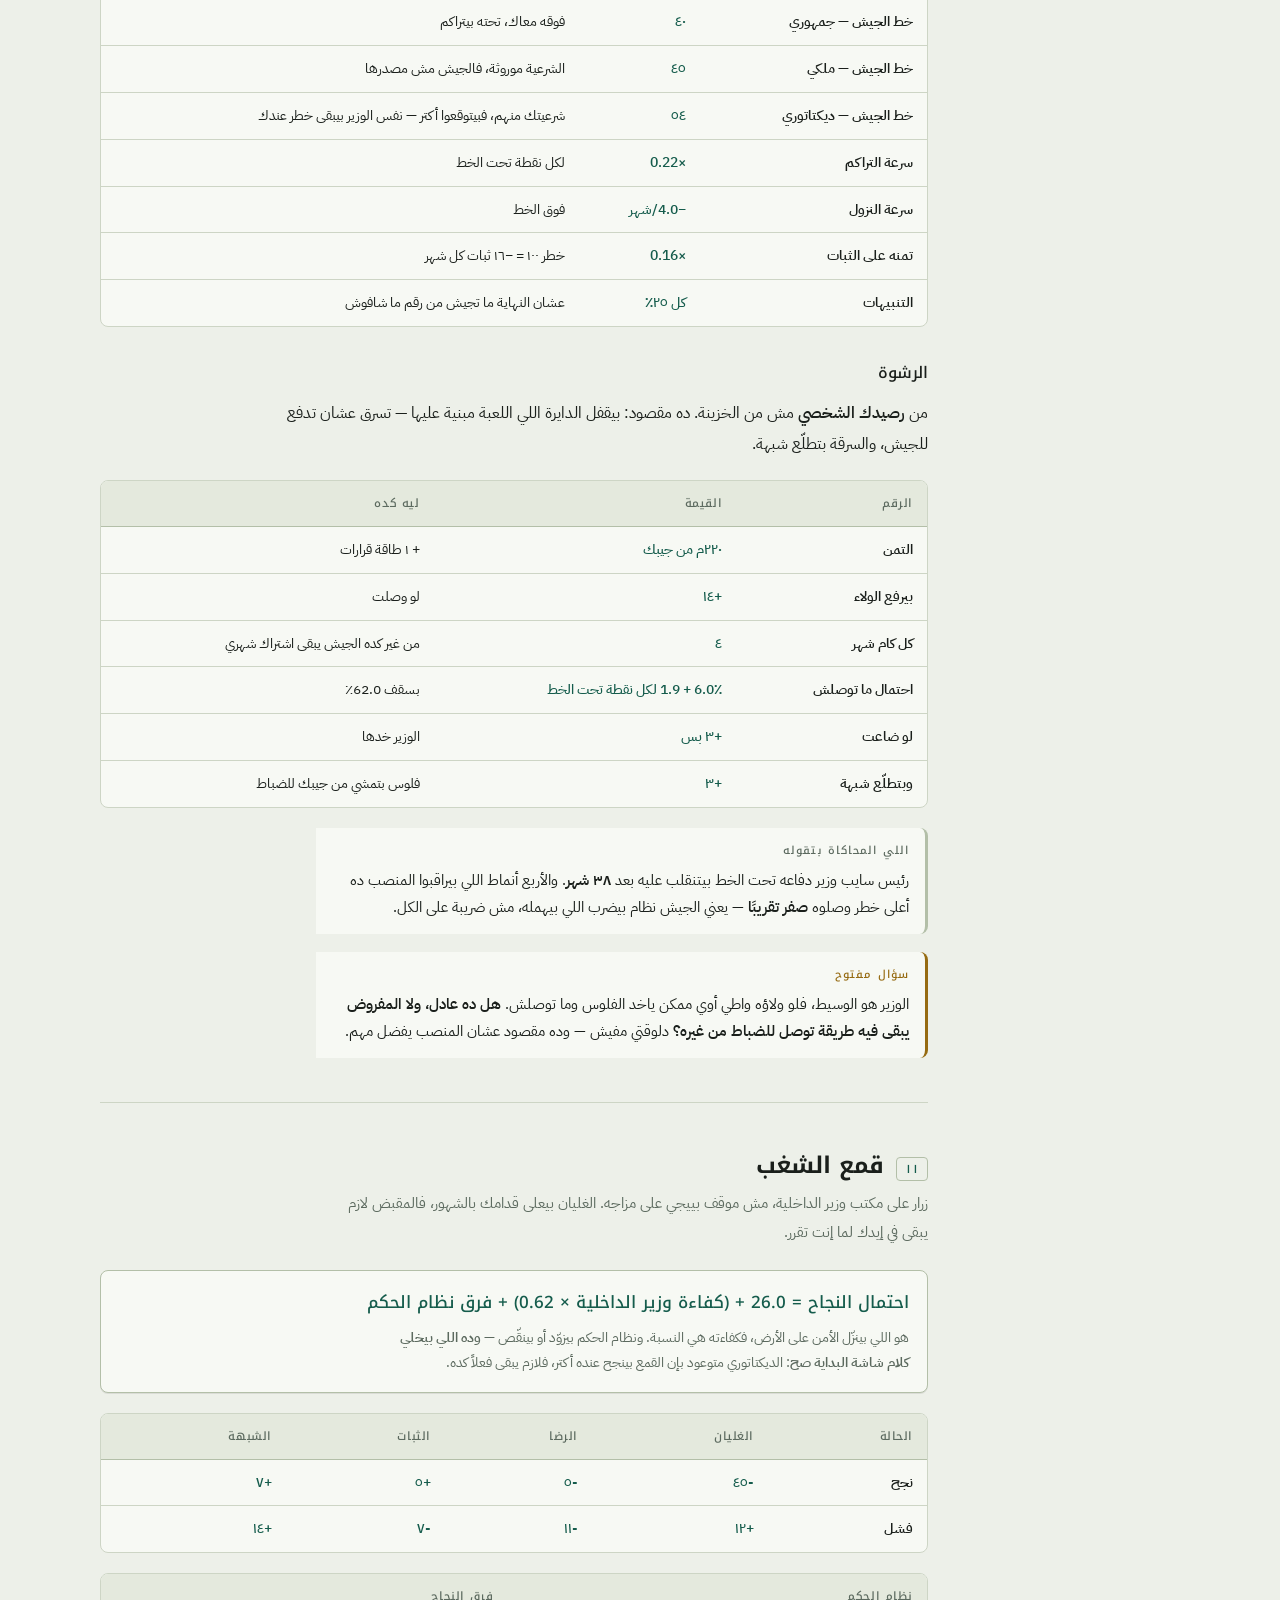
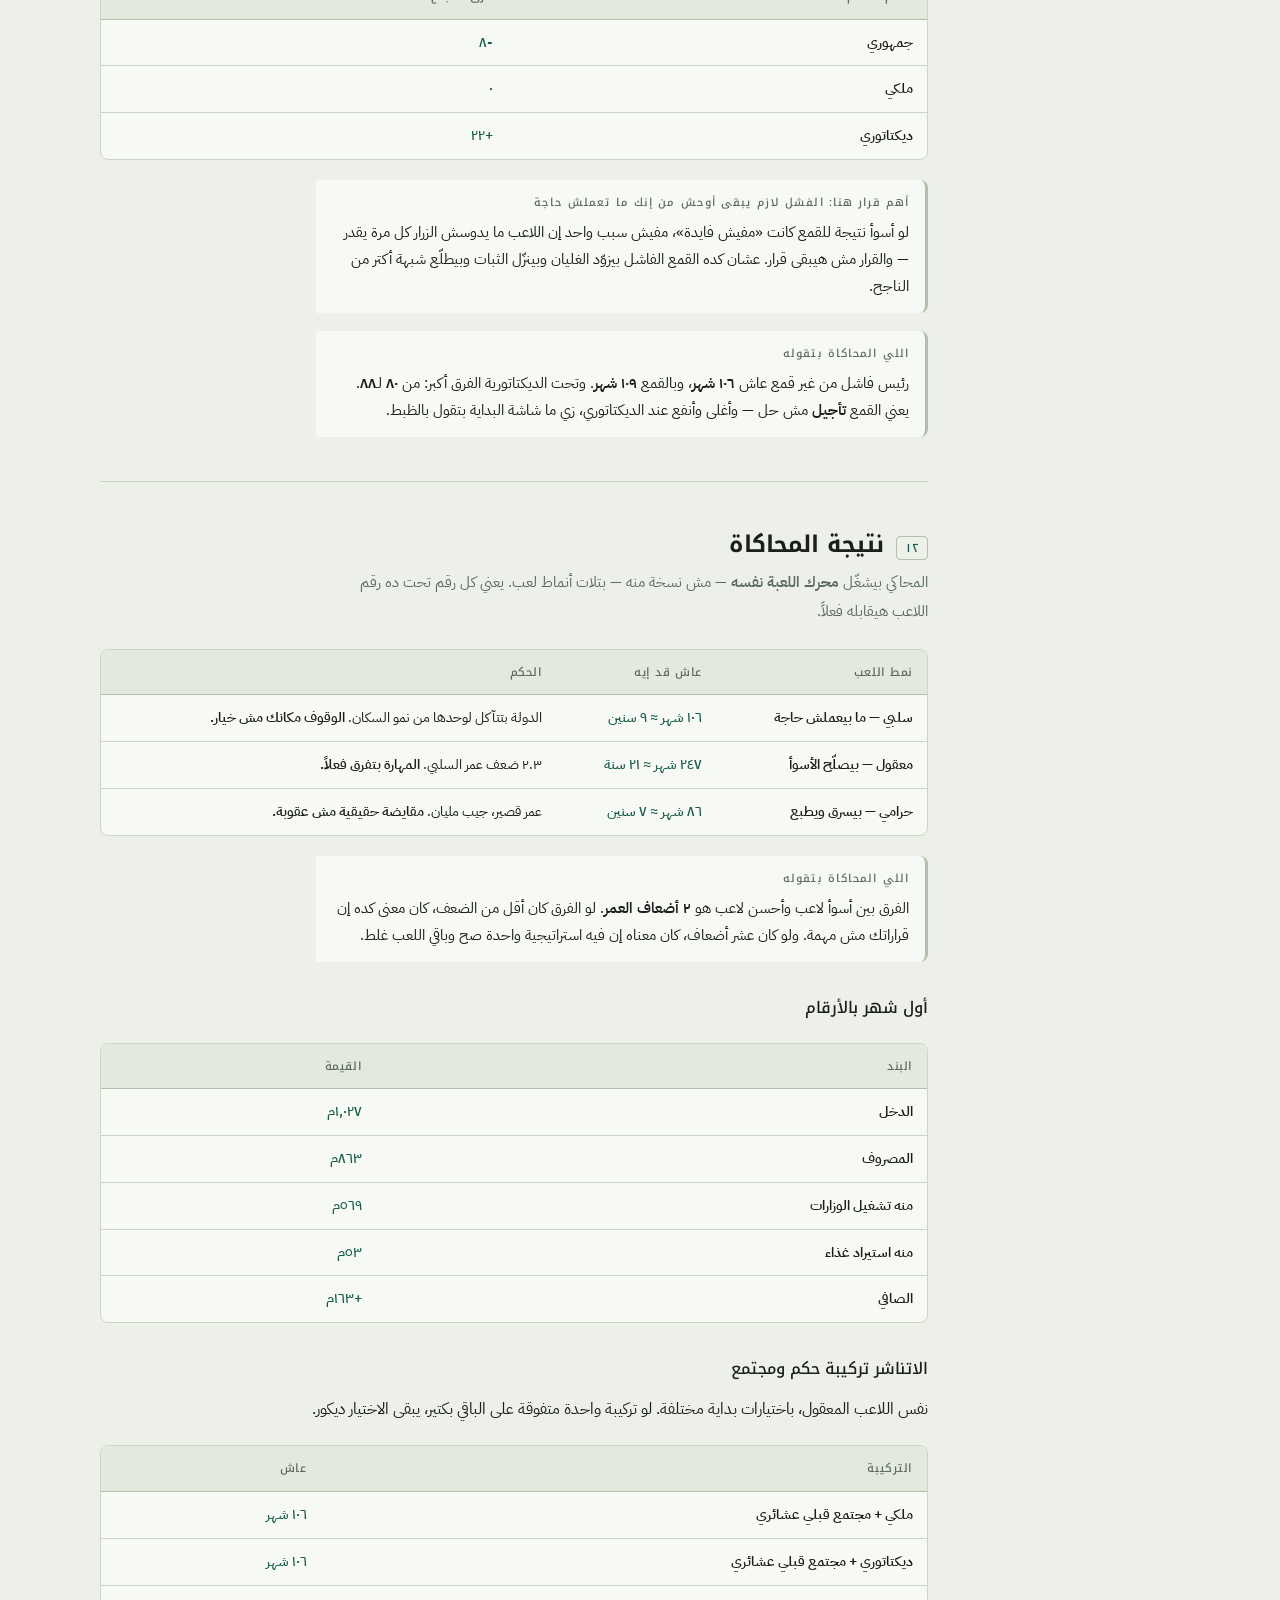
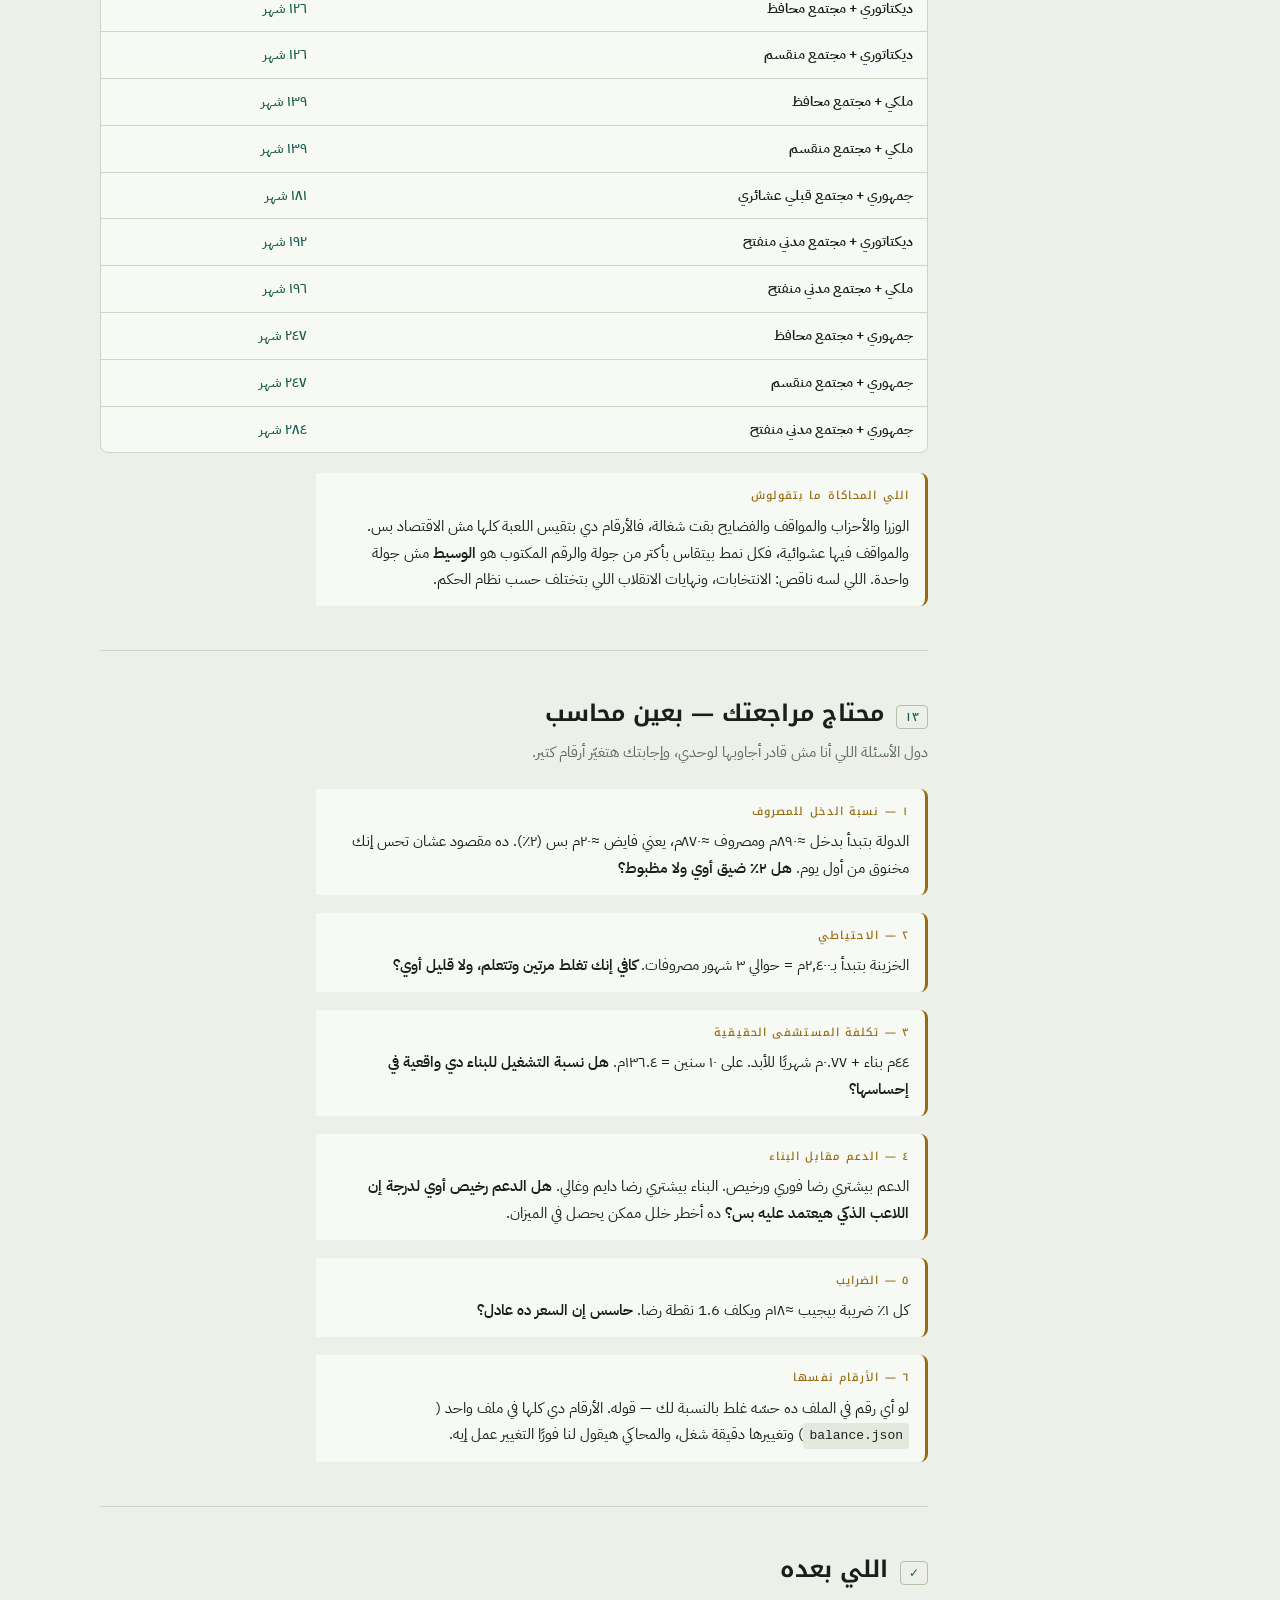
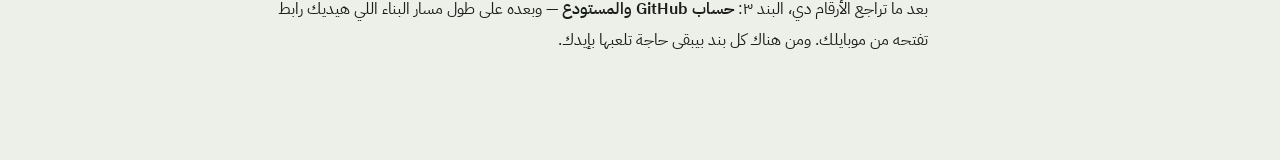
<file: docs/balance.html>
<!DOCTYPE html>
<html lang="ar" dir="rtl">
<head>
<meta charset="utf-8">
<meta name="viewport" content="width=device-width, initial-scale=1">
<title>ميزان الدولة</title>
<link rel="stylesheet" href="https://fonts.googleapis.com/css2?family=Noto+Kufi+Arabic:wght@500;700&family=IBM+Plex+Sans+Arabic:wght@400;500;600&display=swap">
<style>
  :root{
    --paper:#edf0e9; --surface:#f7f9f4; --surface2:#e4e9dd; --ink:#1a1f1b;
    --muted:#5c6a5f; --rule:#cdd5c5; --rule2:#b3bfa8;
    --seal:#155c4c; --gold:#966b12; --alert:#9a3325; --shadow:rgba(26,31,27,.09);
  }
  @media (prefers-color-scheme: dark){
    :root:not([data-theme="light"]){
      --paper:#12160f; --surface:#1a1f18; --surface2:#232a20; --ink:#e4e9dc;
      --muted:#93a08f; --rule:#333d2e; --rule2:#4a5742;
      --seal:#5fb89e; --gold:#d9a94a; --alert:#e08878; --shadow:rgba(0,0,0,.4);
    }
  }
  :root[data-theme="dark"]{
    --paper:#12160f; --surface:#1a1f18; --surface2:#232a20; --ink:#e4e9dc;
    --muted:#93a08f; --rule:#333d2e; --rule2:#4a5742;
    --seal:#5fb89e; --gold:#d9a94a; --alert:#e08878; --shadow:rgba(0,0,0,.4);
  }

  *{box-sizing:border-box}
  body{background:var(--paper);color:var(--ink);
    font-family:'IBM Plex Sans Arabic','Segoe UI',Tahoma,sans-serif;
    font-size:16px;line-height:1.95;margin:0}
  .doc{direction:rtl;text-align:right;max-width:1120px;margin:0 auto;padding:0 20px 90px}

  .mast{padding:54px 0 30px;border-bottom:2px solid var(--ink);margin-bottom:6px}
  .stamp{display:inline-block;font-family:'Noto Kufi Arabic',sans-serif;font-size:10.5px;
    font-weight:500;letter-spacing:.18em;color:var(--seal);border:1.5px solid var(--seal);
    border-radius:3px;padding:5px 11px;margin-bottom:20px}
  h1{font-family:'Noto Kufi Arabic',sans-serif;font-weight:700;
    font-size:clamp(30px,6vw,46px);line-height:1.35;margin:0 0 14px;text-wrap:balance}
  .sub{color:var(--muted);font-size:15.5px;max-width:62ch;margin:0}
  .meta{display:flex;flex-wrap:wrap;gap:8px 26px;margin-top:24px;font-size:12.5px;color:var(--muted)}
  .meta b{color:var(--ink);font-weight:600}

  .wrap{display:grid;grid-template-columns:1fr;gap:0}
  .rail{display:none}
  @media(min-width:1000px){
    .wrap{grid-template-columns:200px 1fr;gap:52px;align-items:start}
    .rail{display:block;position:sticky;top:26px;padding-top:40px}
  }
  .rail div{font-family:'Noto Kufi Arabic',sans-serif;font-size:10.5px;letter-spacing:.14em;
    color:var(--muted);margin-bottom:14px}
  .rail a{display:block;font-size:13px;color:var(--muted);text-decoration:none;
    padding:3px 11px 3px 0;border-right:2px solid transparent;line-height:1.5}
  .rail a:hover,.rail a:focus-visible{color:var(--seal);border-right-color:var(--seal)}
  .rail a b{color:var(--rule2);font-weight:500;margin-left:7px;font-variant-numeric:tabular-nums}
  .rail a.new b{color:var(--gold)}

  section{padding-top:46px;scroll-margin-top:20px}
  h2{font-family:'Noto Kufi Arabic',sans-serif;font-weight:700;font-size:23px;line-height:1.5;
    margin:0 0 6px;display:flex;align-items:baseline;gap:12px;text-wrap:balance}
  h2 .num{font-size:12px;font-weight:500;color:var(--seal);border:1.5px solid var(--rule2);
    border-radius:4px;padding:2px 8px;flex:none;font-variant-numeric:tabular-nums}
  h2 .new{color:var(--gold);border-color:var(--gold)}
  .lede{color:var(--muted);font-size:15px;margin:0 0 22px;max-width:66ch}
  h3{font-family:'Noto Kufi Arabic',sans-serif;font-size:16px;font-weight:500;
    margin:30px 0 10px;color:var(--ink)}
  p{max-width:68ch;margin:0 0 15px}
  ul{max-width:68ch;margin:0 0 15px;padding-right:20px}
  li{margin-bottom:7px}
  strong{font-weight:600}
  em{font-style:normal;color:var(--seal);font-weight:600}
  hr{border:0;border-top:1px solid var(--rule);margin:44px 0 0}

  .formula{background:var(--surface);border:1px solid var(--rule2);border-radius:8px;
    padding:16px 18px;margin:18px 0;box-shadow:0 1px 0 var(--shadow)}
  .formula .eq{font-family:'Noto Kufi Arabic',sans-serif;font-size:17px;font-weight:500;
    color:var(--seal);line-height:1.8;text-wrap:balance}
  .formula .why{font-size:13.5px;color:var(--muted);margin:9px 0 0;max-width:64ch;line-height:1.85}

  .trap,.open,.risk{border-right:3px solid;border-radius:0 8px 8px 0;padding:13px 16px;
    margin:18px 0;font-size:14.5px;line-height:1.85;max-width:68ch;background:var(--surface)}
  .trap{border-color:var(--alert)}
  .open{border-color:var(--gold)}
  .risk{border-color:var(--rule2)}
  .trap b,.open b,.risk b{display:block;font-family:'Noto Kufi Arabic',sans-serif;
    font-size:11px;letter-spacing:.1em;margin-bottom:6px;font-weight:500}
  .trap b{color:var(--alert)}
  .open b{color:var(--gold)}
  .risk b{color:var(--muted)}

  .tw{overflow-x:auto;margin:20px 0;border:1px solid var(--rule);border-radius:8px;background:var(--surface)}
  table{border-collapse:collapse;width:100%;min-width:540px;font-size:14px}
  th{font-family:'Noto Kufi Arabic',sans-serif;font-weight:500;font-size:11.5px;letter-spacing:.05em;
    color:var(--muted);text-align:right;padding:11px 14px;border-bottom:1px solid var(--rule2);
    background:var(--surface2);white-space:nowrap}
  td{padding:11px 14px;border-bottom:1px solid var(--rule);vertical-align:top;line-height:1.7}
  tr:last-child td{border-bottom:0}
  td.n{font-variant-numeric:tabular-nums;white-space:nowrap;color:var(--seal);font-weight:500}
  td.k{font-weight:600;white-space:nowrap}

  figure{margin:26px 0 10px}
  .dgw{overflow-x:auto;border:1px solid var(--rule);border-radius:10px;
    background:var(--surface);padding:16px 14px}
  .dgw svg{display:block;min-width:720px;width:100%;height:auto;color:var(--ink)}
  .dg-box{fill:var(--surface2);stroke:var(--rule2);stroke-width:1.2}
  .dg-key{fill:var(--surface2);stroke:var(--seal);stroke-width:1.8}
  .dg-end{fill:var(--surface2);stroke:var(--alert);stroke-width:1.8}
  .dg-t{fill:var(--ink);font-size:13px;font-family:'IBM Plex Sans Arabic',sans-serif}
  .dg-s{fill:var(--muted);font-size:10.5px;font-family:'IBM Plex Sans Arabic',sans-serif}
  .ln{fill:none;stroke:var(--rule2);stroke-width:1.4}
  .ln-g{fill:none;stroke:var(--gold);stroke-width:1.6}
  .ln-r{fill:none;stroke:var(--alert);stroke-width:1.6}
  figcaption{font-size:13px;color:var(--muted);margin-top:11px;line-height:1.8;max-width:66ch}

  ol.loop{counter-reset:s;list-style:none;padding:0;margin:20px 0;max-width:68ch}
  ol.loop li{counter-increment:s;position:relative;padding:0 46px 16px 0;margin:0;
    border-right:1px solid var(--rule)}
  ol.loop li::before{content:counter(s);position:absolute;right:-13px;top:1px;width:26px;height:26px;
    background:var(--surface);border:1px solid var(--rule2);border-radius:50%;
    display:grid;place-items:center;font-size:11.5px;color:var(--seal);
    font-variant-numeric:tabular-nums;font-weight:600}
  ol.loop li:last-child{border-right-color:transparent;padding-bottom:0}
  ol.loop li b{display:block;font-weight:600;margin-bottom:2px}
  ol.loop li span{color:var(--muted);font-size:14px;line-height:1.8}

  code{font-family:'IBM Plex Mono',ui-monospace,monospace;font-size:13px;
    background:var(--surface2);padding:1px 6px;border-radius:4px;direction:ltr;display:inline-block}
  pre{background:var(--surface);border:1px solid var(--rule);border-radius:8px;
    padding:15px 17px;overflow-x:auto;direction:ltr;text-align:left;
    font-family:'IBM Plex Mono',ui-monospace,monospace;font-size:12.5px;line-height:1.75;margin:18px 0}
  a{color:var(--seal)}
  :focus-visible{outline:2px solid var(--seal);outline-offset:2px}
  @media(prefers-reduced-motion:reduce){*{transition:none!important;animation:none!important}}
</style>
</head>
<body>
<div class="doc">
<header class="mast">
  <span class="stamp">البند ٢ من الخطة · جدول الأرقام</span>
  <h1>ميزان الدولة</h1>
  <p class="sub">كل رقم في اللعبة بقيمته الابتدائية، ومن فين جه، وإيه اللي بيحصل لو غيّرناه.
  الأرقام دي اتجرّبت في محاكي شغّل اللعبة ١٢٠ مرة قبل ما تشوفها.</p>
  <div class="meta">
    <span>النسخة <b>١٫٠</b></span>
    <span>مصدر الأرقام <b>data/balance.json</b></span>
    <span>الحالة <b>محتاجة مراجعتك بعين محاسب</b></span>
  </div>
</header>
<div class="wrap">
  <nav class="rail" aria-label="فهرس">
    <div>الفهرس</div>
    <a href="#u"><b>١</b>الوحدات</a>
    <a href="#s"><b>٢</b>حالة البداية</a>
    <a href="#g"><b>٣</b>المحافظات</a>
    <a href="#v"><b>٤</b>الخدمات</a>
    <a href="#i"><b>٥</b>الدخل</a>
    <a href="#f"><b>٦</b>الغذاء</a>
    <a href="#n"><b>٧</b>التضخم</a>
    <a href="#m"><b>٨</b>الرضا والغليان</a>
    <a href="#t"><b>٩</b>نتيجة المحاكاة</a>
    <a href="#q"><b>١٠</b>مراجعتك</a>
  </nav>
  <main>
<section id="u">
  <h2><span class="num">١</span>الوحدات والمقياس</h2>
  <p class="lede">قبل أي رقم — الأرقام دي بتقيس إيه.</p>
  <div class="tw"><table>
    <thead><tr><th>الوحدة</th><th>المقياس</th><th>مثال</th></tr></thead>
    <tbody>
      <tr><td class="k">الفلوس</td><td class="n">مليون</td><td>«٤٠٠م» = تكلفة بناء مستشفى</td></tr>
      <tr><td class="k">السكان</td><td class="n">مليون نسمة</td><td>الدولة بتبدأ بـ١٢ مليون</td></tr>
      <tr><td class="k">المؤشرات</td><td class="n">٠ – ١٠٠</td><td>رضا · ثبات · ولاء · كفاءة · مستوى خدمة</td></tr>
      <tr><td class="k">التضخم</td><td class="n">٪ سنوي</td><td>بيبدأ ٦٪ · الانهيار عند ١٥٠٪</td></tr>
      <tr><td class="k">الوقت</td><td class="n">شهر</td><td>كل حسابات اللعبة بتتنفذ مرة كل شهر</td></tr>
    </tbody>
  </table></div>
  <div class="risk"><b>ليه المليون</b>
  عشان الأرقام تفضل قابلة للقراءة (٤٠٠ مش ٤٠٠٬٠٠٠٬٠٠٠) وفي نفس الوقت تحس إنها ميزانية دولة. وكل الحسابات بأرقام صحيحة — مفيش كسور تظهر للاعب أبدًا.</div>
</section><hr>
<section id="s">
  <h2><span class="num">٢</span>حالة البداية</h2>
  <p class="lede">الشهر صفر. دولة شغالة بالعافية — لا منهارة فتحس إنك مظلوم، ولا مستقرة فتزهق.</p>
  <div class="tw"><table>
    <thead><tr><th>المؤشر</th><th>القيمة</th><th>يعني إيه</th></tr></thead>
    <tbody>
      <tr><td class="k">الخزينة</td><td class="n">٢,٤٠٠م</td><td>حوالي تلات شهور مصروفات احتياطي</td></tr>
      <tr><td class="k">الرضا الشعبي</td><td class="n">٥٦</td><td>فوق خط الخطر (٣٥) بـ٢١ نقطة بس</td></tr>
      <tr><td class="k">الثبات السياسي</td><td class="n">٧٦</td><td>مريح — الخطر بيبدأ تحت ٤٠</td></tr>
      <tr><td class="k">متوسط الخدمات</td><td class="n">٦٠</td><td>نص الدولة شغال</td></tr>
      <tr><td class="k">التضخم</td><td class="n">٦٪</td><td>مقبول — الوجع بيبدأ فوق ٩٪</td></tr>
      <tr><td class="k">ضريبة الدخل</td><td class="n">٢٠٪</td><td>الناس ما بتوجعش تحت ١٨٪</td></tr>
      <tr><td class="k">تمويل الوزارات</td><td class="n">١١٨٪</td><td>من طلب كل وزارة — الفاتورة ٥٦٦.٤م شهريًا</td></tr>
      <tr><td class="k">كفاءة الوزرا</td><td class="n">٣٨–٨١</td><td>مش رقم واحد — كل وزير بكفاءته، والمتوسط ٦١</td></tr>
      <tr><td class="k">رصيدك الشخصي</td><td class="n">٠</td><td>لسه</td></tr>
    </tbody>
  </table></div>

  <div class="formula">
    <div class="eq">١١٨٪ تمويل × ٦٣٪ كفاءة وزير المرافق = ٧٤.٣٤٪ تشغيل</div>
    <p class="why">دي أهم حسبة في اللعبة، وبتتحسب لكل وزارة بكفاءة وزيرها هو — مش بمتوسط عام. عشان توصل تشغيل ١٠٠٪ في وزارة وزيرها كفاءته ٦٣٪، لازم تموّل <strong>١٥٩٪</strong> — وده مستحيل على كل الوزارات في نفس الوقت بالدخل اللي عندك. <strong>الطريق الوحيد لدولة شغالة هو وزرا أكفأ، مش فلوس أكتر.</strong> ودي الرسالة اللي عايزين اللاعب يكتشفها بنفسه بعد سنتين لعب.</p>
  </div>

  <h3>الحكومة اللي بتستلمها</h3>
  <p class="why">كل خدمة عند وزير واحد بالظبط. الفرق بين الوزرا هو السبب الوحيد اللي يخلّي اللاعب يفرّق بين واحد والتاني — وزارة بنفس التمويل بتطلع أحسن أو أوحش على حسب اللي قاعد عليها.</p>
  <div class="tw"><table>
    <thead><tr><th>المنصب</th><th>كفاءة</th><th>ولاء</th><th>خدماته</th></tr></thead>
    <tbody><tr><td class="k">👑 رئيس الوزراء</td><td class="n">٥٨</td><td class="n">٧١</td><td>—  الحكومة كلها</td></tr><tr><td class="k">💰 وزير المالية</td><td class="n">٧٢</td><td class="n">٦٤</td><td>—  الخزينة والضرايب والأسعار</td></tr><tr><td class="k">🔧 وزير المرافق</td><td class="n">٦٣</td><td class="n">٦٠</td><td>المياه، الكهربا، الصرف</td></tr><tr><td class="k">🚔 وزير الداخلية</td><td class="n">٥٢</td><td class="n">٨٨</td><td>الشرطة، الإسعاف</td></tr><tr><td class="k">🏥 وزير الصحة</td><td class="n">٨١</td><td class="n">٤٥</td><td>الصحة</td></tr><tr><td class="k">🎓 وزير التعليم</td><td class="n">٦٦</td><td class="n">٥٥</td><td>التعليم</td></tr><tr><td class="k">🌾 وزير التموين</td><td class="n">٣٨</td><td class="n">٧٩</td><td>—  الغذاء والدعم والاستيراد</td></tr><tr><td class="k">🎖️ وزير الدفاع</td><td class="n">٦٩</td><td class="n">٥٢</td><td>—  الجيش</td></tr><tr><td class="k">📺 وزير الإعلام</td><td class="n">٤٧</td><td class="n">٩١</td><td>—  الحملات الإعلامية</td></tr></tbody>
  </table></div>
  <p class="why">رئيس الوزراء مالوش خدمات، لكن كفاءته بتضيف لكل وزير غيره: (كفاءته − ٥٠) × 0.12. ووزير المالية هو اللي بيحدد نسبة تحصيل الضرايب.</p>

  <h3>مستوى كل خدمة عند البداية</h3>
  <div class="tw"><table>
    <thead><tr><th>الخدمة</th><th>المستوى القومي</th><th>الحالة</th></tr></thead>
    <tbody><tr><td class="k">💧 المياه</td><td class="n">٦٩</td><td>كويسة</td></tr><tr><td class="k">⚡ الكهربا</td><td class="n">٦٥</td><td>كويسة</td></tr><tr><td class="k">🚰 الصرف</td><td class="n">٦٨</td><td>كويسة</td></tr><tr><td class="k">🏥 الصحة</td><td class="n">٧٩</td><td>كويسة</td></tr><tr><td class="k">🎓 التعليم</td><td class="n">٥٩</td><td>متوسطة</td></tr><tr><td class="k">👮 الشرطة</td><td class="n">٤٣</td><td>سيئة</td></tr><tr><td class="k">🚒 الإسعاف</td><td class="n">٢٩</td><td>سيئة</td></tr></tbody></table></div>
  <div class="trap"><b>مقصود</b>
  الإسعاف والشرطة بيبدأوا أسوأ حاجة. ليه: عشان أول أزمة تيجي للاعب تكون أزمة أمن أو أزمة إسعاف — حاجة مفهومة وسهل يربطها بقرار، مش أزمة تضخم مجردة.</div>
</section><hr>
<section id="g">
  <h2><span class="num">٣</span>المحافظات الخمسة</h2>
  <p class="lede">مجموع سكانهم هو الدولة. وكل واحدة ليها مشكلة مختلفة عن الباقيين.</p>
  <div class="tw"><table>
    <thead><tr><th>المحافظة</th><th>السكان</th><th>الثروة</th><th>الشباب</th><th>رضاها عند البداية</th></tr></thead>
    <tbody><tr><td class="k">العاصمة</td><td class="n">4.2م</td><td class="n">×1.3</td><td class="n">×0.85</td><td class="n">٦٥</td></tr><tr><td class="k">الصناعية</td><td class="n">2.4م</td><td class="n">×1.1</td><td class="n">×1.0</td><td class="n">٥٩</td></tr><tr><td class="k">الزراعية</td><td class="n">2.2م</td><td class="n">×0.8</td><td class="n">×1.05</td><td class="n">٥٣</td></tr><tr><td class="k">الجنوب</td><td class="n">2.6م</td><td class="n">×0.6</td><td class="n">×1.35</td><td class="n">٤٠</td></tr><tr><td class="k">الحدودية</td><td class="n">0.6م</td><td class="n">×0.75</td><td class="n">×1.0</td><td class="n">٦٥</td></tr></tbody></table></div>
  <div class="formula">
    <div class="eq">الثروة بتقسّم الوجع · الشباب بيضرب النمو السكاني</div>
    <p class="why">محافظة ثروتها ×١٫٣ بتتحمل غلاء الأسعار والضرايب أحسن — نفس الزيادة توجعها أقل. ومحافظة شبابها ×١٫٣٥ سكانها بيزيدوا أسرع، يعني <strong>خدماتها بتتآكل أسرع حتى لو ما عملتش حاجة غلط</strong>. عشان كده الجنوب هو دايمًا أول محافظة تنفجر: أفقر (0.6) وأصغر سنًا (1.35) في نفس الوقت.</p>
  </div>

  <h3>المنشآت الموجودة عند البداية</h3>
  <div class="tw"><table>
    <thead><tr><th>المحافظة</th><th>💧</th><th>⚡</th><th>🚰</th><th>🏥</th><th>🎓</th><th>👮</th><th>🚒</th></tr></thead><tbody><tr><td class="k">العاصمة</td><td class="n">٢٧</td><td class="n">١٨</td><td class="n">١٨</td><td class="n">٣٦</td><td class="n">٤٥</td><td class="n">٥٤</td><td class="n">٣٦</td></tr><tr><td class="k">الصناعية</td><td class="n">١٨</td><td class="n">٩</td><td class="n">٩</td><td class="n">١٨</td><td class="n">٢٧</td><td class="n">٢٧</td><td class="n">١٨</td></tr><tr><td class="k">الزراعية</td><td class="n">٩</td><td class="n">٩</td><td class="n">٩</td><td class="n">١٨</td><td class="n">١٨</td><td class="n">١٨</td><td class="n">١٨</td></tr><tr><td class="k">الجنوب</td><td class="n">٩</td><td class="n">٩</td><td class="n">٩</td><td class="n">٩</td><td class="n">٢٧</td><td class="n">٢٧</td><td class="n">٩</td></tr><tr><td class="k">الحدودية</td><td class="n">٩</td><td class="n">٩</td><td class="k">—</td><td class="n">٩</td><td class="n">٩</td><td class="n">٩</td><td class="n">٩</td></tr></tbody></table></div>
  <div class="risk"><b>اقرا الجدول ده كخريطة مشاكل</b>
  الحدودية مالهاش صرف صحي خالص. الجنوب عنده مستشفى واحد لـ٢٫٦ مليون. العاصمة مخدومة في كل حاجة. <strong>ده مش عشوائي — ده أول درس هيتعلمه اللاعب:</strong> المتوسط القومي بيخبّي إن فيه ناس عايشة من غير صرف صحي.</div>
</section><hr>
<section id="v">
  <h2><span class="num">٤</span>الخدمات السبعة</h2>
  <p class="lede">لكل خدمة ست أرقام. الأربعة الأولانيين بيحكموا البناء، والاتنين الآخرين بيحكموا التشغيل.</p>
  <div class="tw"><table>
    <thead><tr><th>الخدمة</th><th>المنشأة بتخدم</th><th>تكلفة البناء</th><th>مدة الإنشاء</th>
    <th>بتزوّد المصروف</th><th>طلب الوزارة</th><th>وزنها في الرضا</th></tr></thead>
    <tbody><tr><td class="k">💧 المياه</td><td class="n">0.167م نسمة</td><td class="n">٥٨م</td><td class="n">٦ شهور</td><td class="n">+١م/شهر</td><td class="n">٦٠م</td><td class="n">١٦٪</td></tr><tr><td class="k">⚡ الكهربا</td><td class="n">0.2م نسمة</td><td class="n">١٠٠م</td><td class="n">١١ شهور</td><td class="n">+١.٧٧م/شهر</td><td class="n">١٠٥م</td><td class="n">١٥٪</td></tr><tr><td class="k">🚰 الصرف</td><td class="n">0.223م نسمة</td><td class="n">٦٨م</td><td class="n">٩ شهور</td><td class="n">+٠.٩م/شهر</td><td class="n">٤٥م</td><td class="n">١١٪</td></tr><tr><td class="k">🏥 الصحة</td><td class="n">0.11م نسمة</td><td class="n">٤٤م</td><td class="n">٨ شهور</td><td class="n">+٠.٧٧م/شهر</td><td class="n">٨٢م</td><td class="n">١٧٪</td></tr><tr><td class="k">🎓 التعليم</td><td class="n">0.067م نسمة</td><td class="n">٢٠م</td><td class="n">٤ شهور</td><td class="n">+٠.٦٧م/شهر</td><td class="n">٩٥م</td><td class="n">١٤٪</td></tr><tr><td class="k">👮 الشرطة</td><td class="n">0.057م نسمة</td><td class="n">١٧م</td><td class="n">٣ شهور</td><td class="n">+٠.٥٧م/شهر</td><td class="n">٥٨م</td><td class="n">١٥٪</td></tr><tr><td class="k">🚒 الإسعاف</td><td class="n">0.057م نسمة</td><td class="n">١٣م</td><td class="n">٣ شهور</td><td class="n">+٠.٤٣م/شهر</td><td class="n">٣٥م</td><td class="n">١٢٪</td></tr><tr><td class="k">الإجمالي</td><td></td><td></td><td></td><td></td>
      <td class="n">٤٨٠م</td><td class="n">١٠٠٪</td></tr>
    </tbody></table></div>

  <div class="formula">
    <div class="eq">كل منشأة بتبنيها بتزوّد طلب وزارتها للأبد</div>
    <p class="why">تبني مستشفى بـ٤٤م مرة واحدة، وطلب وزارة الصحة بيزيد +٠.٧٧م <strong>كل شهر بعد كده</strong>. يعني تكلفة المستشفى الحقيقية على مدى ١٠ سنين = ٤٤ + (٠.٧٧×١٢٠) = <strong>١٣٦.٤م</strong>. <em>ودي الحسبة اللي هتخلي اللاعب يفكر مرتين قبل ما يبني.</em></p>
  </div>

  <div class="trap"><b>لاحظ الكهربا</b>
  أغلى منشأة (١٠٠م) وأطول مدة (١١ شهر) وأكبر طلب شهري (١٠٥م). وهي كمان اللي بتحدد <strong>دخلك من ضرايب الشركات</strong>. يعني قرار محطة الكهربا هو أكبر قرار مالي في اللعبة: بتدفع دلوقتي وبتقبض بعد سنة.</div>
</section><hr>
<section id="i">
  <h2><span class="num">٥</span>الدخل</h2>
  <p class="lede">تلات مصادر، وكل واحد له تمن سياسي مختلف.</p>
  <div class="tw"><table>
    <thead><tr><th>المصدر</th><th>عند البداية</th><th>الرافعة</th><th>التمن</th></tr></thead>
    <tbody>
      <tr><td class="k">ضريبة الدخل</td><td class="n">≈٣٧٠م</td><td>نسبة الضريبة (٢٠٪)</td>
          <td>كل ١٪ فوق ١٨٪ بتاخد 1.6 نقطة رضا</td></tr>
      <tr><td class="k">ضريبة الشركات</td><td class="n">≈٢٦٠م</td><td>مستوى الكهربا</td>
          <td>مفيش تمن مباشر — بس محتاجة استثمار طويل</td></tr>
      <tr><td class="k">فواتير الخدمات</td><td class="n">≈٢٦٠م</td><td>سعر الفواتير (٥٠)</td>
          <td>0.8 نقطة رضا لكل نقطة سعر — بيتحس كل شهر في البيت</td></tr>
      <tr><td class="k">طباعة الفلوس</td><td class="n">٠</td><td>محافظ البنك المركزي</td>
          <td>+2.2٪ تضخم لكل ٣٥٠م</td></tr>
    </tbody>
  </table></div>
  <div class="formula">
    <div class="eq">الدخل والتكاليف الاتنين بيتضربوا في مؤشر الأسعار</div>
    <p class="why">التضخم بيرفع دخلك زي ما بيرفع مصاريفك — فمش هو لوحده اللي بيفلّسك. اللي بيفلّسك إن <strong>الدعم والاستيراد</strong> بيكبروا أسرع من الدخل، وإن <strong>منشآتك القديمة</strong> بتبقى أغلى في التشغيل. التضخم في اللعبة دي مش سارق، ده <em>مُتعِب</em>.</p>
  </div>
</section><hr>
<section id="f">
  <h2><span class="num">٦</span>سوق الغذاء</h2>
  <p class="lede">أسرع نظام في اللعبة. بينفجر في شهر، وبيهدى في شهر — لو دفعت.</p>
  <div class="formula">
    <div class="eq">الإنتاج = ١١ × (مستوى مياه المحافظة الزراعية ÷ ٦٠)</div>
    <p class="why">عند البداية مياه الزراعية حوالي ٥٥، يعني الإنتاج ≈١٠ وحدات والاستهلاك ١٢ — <strong>عجز حوالي وحدتين</strong>، بتتستورد بـ٢٨م للوحدة ≈ ٦٠م شهريًا. <em>يعني الدولة بتبدأ معتمدة على الاستيراد شوية، ولو أهملت مياه محافظة واحدة الرقم ده بيتضاعف.</em></p>
  </div>
  <div class="formula">
    <div class="eq">سعر الغذاء = ٥٠ + (العجز × ٦) + (التضخم − ٦) × ٠٫٩ − (الدعم × ٠٫٢٢)</div>
    <p class="why">الدعم بيبدأ ٦٠م شهريًا وبينزّل السعر ١٣ نقطة. والسعر بيتحرك بسرعة 0.55 — يعني بيوصل لقيمته الجديدة في شهر واحد تقريبًا، <strong>مش زي الخدمات اللي بتاخد تلات شهور</strong>. ده الفرق اللي بيخلي أزمة الغذاء تحس مختلفة عن أزمة الخدمات.</p>
  </div>
  <div class="trap"><b>الرقم اللي محتاج مراجعتك</b>
  الدعم بـ٦٠م بينزّل السعر ١٣ نقطة، والنقطة بتساوي 0.85 نقطة رضا. يعني <strong>٥.٣م تقريبًا لكل نقطة رضا</strong>. قارن ده بتكلفة بناء مستشفى: هل الدعم رخيص أوي فيبقى الحل الوحيد المنطقي؟ ده أهم سؤال في الجدول كله.</div>
</section><hr>
<section id="n">
  <h2><span class="num">٧</span>التضخم</h2>
  <p class="lede">أبطأ نظام في اللعبة، وأصعب واحد ترجع منه.</p>
  <div class="tw"><table>
    <thead><tr><th>الرقم</th><th>القيمة</th><th>المعنى</th></tr></thead>
    <tbody>
      <tr><td class="k">البداية</td><td class="n">٦٪</td><td>سنويًا</td></tr>
      <tr><td class="k">الأرضية</td><td class="n">٣٪</td><td>مش بينزل تحتها مهما عملت</td></tr>
      <tr><td class="k">النزول الطبيعي</td><td class="n">−0.08٪/شهر</td><td>≈١٪ في السنة — <strong>بطيء جدًا</strong></td></tr>
      <tr><td class="k">طباعة ٣٥٠م</td><td class="n">+2.2٪</td><td>يعني تحتاج سنتين ونص عشان تختفي</td></tr>
      <tr><td class="k">العجز في الخزينة</td><td class="n">+1.4٪/شهر</td><td>أسرع مصدر للتضخم</td></tr>
      <tr><td class="k">الوجع يبدأ فوق</td><td class="n">٩٪</td><td>1.5 نقطة رضا لكل ١٪ زيادة</td></tr>
      <tr><td class="k">الانهيار</td><td class="n">١٥٠٪</td><td>نهاية اللعبة، نهاية تانية غير العزل</td></tr>
    </tbody>
  </table></div>
  <div class="formula">
    <div class="eq">تطبع في شهر · تدفع تمنها سنتين ونص</div>
    <p class="why">النسبة دي (+2.2٪ مقابل −0.08٪ شهريًا) هي كل الرسالة. طباعة الفلوس مش قرار غلط — دي قرار <strong>بتستلفه من نفسك</strong>. مرة تنفع. تلات مرات في سنة تخلي اللعبة كلها أغلى عليك للأبد.</p>
  </div>
</section><hr>
<section id="m">
  <h2><span class="num">٨</span>الرضا والثبات والغليان</h2>
  <p class="lede">إزاي كل ده بيتحول لغضب، وإمتى الغضب بيبقى شغب.</p>
  <div class="formula">
    <div class="eq">رضا المحافظة = خدماتها − (وجع الضرايب + وجع الغذاء) ÷ ثروتها − وجع التضخم</div>
    <p class="why">لاحظ إن وجع الضرايب والغذاء <strong>بيتقسم على ثروة المحافظة</strong> (فالغني بيتحمل)، لكن وجع التضخم <strong>ما بيتقسمش</strong> — التضخم بيوجع الكل بالتساوي. ده مقصود: التضخم هو الحاجة الوحيدة اللي ما ينفعش تحمي منها فئة معينة.</p>
  </div>
  <div class="tw"><table>
    <thead><tr><th>الرقم</th><th>القيمة</th><th>ليه كده</th></tr></thead>
    <tbody>
      <tr><td class="k">سرعة تحرك الرضا</td><td class="n">0.3</td><td>يوصل لقيمته الجديدة في ٣ شهور تقريبًا</td></tr>
      <tr><td class="k">سرعة تحرك الثبات</td><td class="n">0.22</td><td>أبطأ من الرضا — السياسة أبطأ من الشارع</td></tr>
      <tr><td class="k">خط خطر الرضا</td><td class="n">٣٥</td><td>تحته الغليان بيبدأ يتراكم</td></tr>
      <tr><td class="k">خط خطر الثبات</td><td class="n">٤٠</td><td>لازم الاتنين تحت الخط مع بعض</td></tr>
      <tr><td class="k">الغليان يفجّر عند</td><td class="n">١٠٠</td><td>حوالي ٦–٨ شهور وحشة متتالية</td></tr>
      <tr><td class="k">الغليان بيهدى</td><td class="n">−٧/شهر</td><td>في الشهور الكويسة — يعني تقدر تنجو</td></tr>
    </tbody>
  </table></div>
  <div class="risk"><b>أهم قرار هنا: لازم الاتنين مع بعض</b>
  الشغب مش بيقوم بالرضا الواطي لوحده. لازم <strong>رضا واطي + ثبات واطي</strong> في نفس الشهر. يعني رئيس شعبيته صفر بس ماسك السياسة كويس ممكن يعيش — ورئيس محبوب بس حكومته متفككة ممكن يقع. <em>ودي بالظبط الحقيقة السياسية اللي عايزين اللاعب يحسها.</em></div>
</section><hr>
<section id="hh">
  <h2><span class="num">٩</span>الشبهة والفضايح</h2>
  <p class="lede">رقم واحد بيتجمّع، ولما يعدّي خط بتحصل فضيحة. الفضيحة موقف — بتوقف الوقت وبتخليك تختار تدفع تمنها إزاي.</p>
  <div class="formula">
    <div class="eq">الشبهة كل شهر = (وزرا ولاؤهم تحت ٥٥) − (وزير الإعلام) − 1.2</div>
    <p class="why">وزير الإعلام هو المنصب الوحيد اللي شغله كله على الرقم ده. الشكل المقصود: حكومة ولاؤها واطي <strong>شوية</strong> بيشيلها، وحكومة منهارة بجد بتطلّع شبهة مفيش وزير إعلام يقدر يوقفها — يعني الشبهة مش عقاب على الفساد بس، دي كمان نتيجة إنك مش ماسك حكومتك.</p>
  </div>
  <div class="tw"><table>
    <thead><tr><th>الرقم</th><th>القيمة</th><th>ليه كده</th></tr></thead>
    <tbody>
      <tr><td class="k">السقف</td><td class="n">١٠٠</td><td>وكل الخطوط تحته</td></tr>
      <tr><td class="k">خط الفضيحة</td><td class="n">٦٠</td><td>فوقه بتحصل فضيحة أول ما البوابة تسمح</td></tr>
      <tr><td class="k">بينسى لوحده</td><td class="n">−1.2/شهر</td><td>عشان الرقم يبقى قرار مش عدّاد للموت</td></tr>
      <tr><td class="k">كل وزير مش موالي</td><td class="n">+0.06 لكل نقطة تحت ٥٥</td><td>٩ وزرا، فالحكومة كلها ممكن توصّلك لوحدها</td></tr>
      <tr><td class="k">وزير الإعلام</td><td class="n">−0.075 لكل نقطة كفاءة فوق ٤٥</td><td>أحسن وزير بيشيل ٤.١ في الشهر</td></tr>
      <tr><td class="k">السرقة</td><td class="n">+4.5 لكل ١٠٠م</td><td>أغلى مصدر — وبفارق كبير</td></tr>
      <tr><td class="k">لو وزير المالية سرّبك</td><td class="n">+١٤</td><td>فوق تمن السرقة نفسها</td></tr>
      <tr><td class="k">طبع الفلوس</td><td class="n">+1.4 لكل ١٠٠م</td><td>أرخص من السرقة عشان يفضل ليه لازمة</td></tr>
      <tr><td class="k">تغيير محافظ البنك</td><td class="n">+٨</td><td>الحركة اللي شكلها وحش من برّه</td></tr>
      <tr><td class="k">تمنها على الثبات</td><td class="n">×0.13</td><td>شبهة ١٠٠ = −١٣ ثبات كل شهر</td></tr>
    </tbody>
  </table></div>
  <h3>الفضايح</h3>
  <div class="tw"><table>
    <thead><tr><th>الفضيحة</th><th>بتحصل عند شبهة</th><th>شرطها</th></tr></thead>
    <tbody><tr><td class="k">📰 حملة صحفية عليك</td><td class="n">٤٢</td><td>بتحصل لأي رئيس</td></tr><tr><td class="k">🎙️ تسجيل مسرّب</td><td class="n">٥٢</td><td>بتحصل لأي رئيس</td></tr><tr><td class="k">🗂️ ملف الفلوس اللي مشيت</td><td class="n">٦٠</td><td>محتاجة إنك سرقت فعلاً</td></tr><tr><td class="k">🕵️ ملف عند دولة جارة</td><td class="n">٧٠</td><td>بتحصل لأي رئيس</td></tr></tbody>
  </table></div>
  <div class="risk"><b>أهم قرار هنا: الشبهة بتوجعك كل شهر، مش يوم الفضيحة بس</b>
  الشبهة بتنزّل الثبات باستمرار (×0.13). من غير ده كانت هتبقى رقم ميّت بين الفضيحة والتانية، واللاعب مكانش هيبص عليه غير لما يتأخر. <em>وكمان: الفضيحة اللي موضوعها فلوس مشيت شرطها إنك سرقت فعلاً — عشان ما يتفتحش ملف مالي على رئيس ما خدش مليم.</em></div>
</section><hr>
<section id="ar">
  <h2><span class="num">١٠</span>الجيش</h2>
  <p class="lede">مفيش مؤشر اسمه «رضا الجيش». <strong>ولاء وزير الدفاع هو الجيش</strong> — رقم واحد، لواحد ليه اسم ووش على شاشة تقدر تفتحها.</p>
  <div class="formula">
    <div class="eq">خطر الانقلاب كل شهر = (خط الجيش بتاع نظام حكمك − ولاء وزير الدفاع) × 0.22</div>
    <p class="why">السرعة بتزيد كل ما نزلت تحت الخط أكتر، عشان ولاء ٣٩ ما يبقاش زي ولاء ١٠. الفرق ده هو اللي بيخلي دفعة صغيرة في وقتها تنفع، وبيخلي التأخير غالي. وفوق الخط الخطر بينزل 4.0 في الشهر — يعني التعافي حقيقي، مش تأجيل.</p>
  </div>
  <div class="tw"><table>
    <thead><tr><th>الرقم</th><th>القيمة</th><th>ليه كده</th></tr></thead>
    <tbody>
      <tr><td class="k">خط الجيش — جمهوري</td><td class="n">٤٠</td><td>فوقه معاك، تحته بيتراكم</td></tr>
      <tr><td class="k">خط الجيش — ملكي</td><td class="n">٤٥</td><td>الشرعية موروثة، فالجيش مش مصدرها</td></tr>
      <tr><td class="k">خط الجيش — ديكتاتوري</td><td class="n">٥٤</td><td>شرعيتك منهم، فبيتوقعوا أكتر — نفس الوزير بيبقى خطر عندك</td></tr>
      <tr><td class="k">سرعة التراكم</td><td class="n">×0.22</td><td>لكل نقطة تحت الخط</td></tr>
      <tr><td class="k">سرعة النزول</td><td class="n">−4.0/شهر</td><td>فوق الخط</td></tr>
      <tr><td class="k">تمنه على الثبات</td><td class="n">×0.16</td><td>خطر ١٠٠ = −١٦ ثبات كل شهر</td></tr>
      <tr><td class="k">التنبيهات</td><td class="n">كل ٢٥٪</td><td>عشان النهاية ما تجيش من رقم ما شافوش</td></tr>
    </tbody>
  </table></div>
  <h3>الرشوة</h3>
  <p>من <strong>رصيدك الشخصي</strong> مش من الخزينة. ده مقصود: بيقفل الدايرة اللي اللعبة مبنية عليها — تسرق عشان تدفع للجيش، والسرقة بتطلّع شبهة.</p>
  <div class="tw"><table>
    <thead><tr><th>الرقم</th><th>القيمة</th><th>ليه كده</th></tr></thead>
    <tbody>
      <tr><td class="k">التمن</td><td class="n">٢٢٠م من جيبك</td><td>+ ١ طاقة قرارات</td></tr>
      <tr><td class="k">بيرفع الولاء</td><td class="n">+١٤</td><td>لو وصلت</td></tr>
      <tr><td class="k">كل كام شهر</td><td class="n">٤</td><td>من غير كده الجيش يبقى اشتراك شهري</td></tr>
      <tr><td class="k">احتمال ما توصلش</td><td class="n">6.0٪ + 1.9 لكل نقطة تحت الخط</td><td>بسقف 62.0٪</td></tr>
      <tr><td class="k">لو ضاعت</td><td class="n">+٣ بس</td><td>الوزير خدها</td></tr>
      <tr><td class="k">وبتطلّع شبهة</td><td class="n">+٣</td><td>فلوس بتمشي من جيبك للضباط</td></tr>
    </tbody>
  </table></div>
  <div class="risk"><b>اللي المحاكاة بتقوله</b>
  رئيس سايب وزير دفاعه تحت الخط بيتنقلب عليه بعد <strong>٣٨ شهر</strong>. والأربع أنماط اللي بيراقبوا المنصب ده أعلى خطر وصلوه <strong>صفر تقريبًا</strong> — يعني الجيش نظام بيضرب اللي بيهمله، مش ضريبة على الكل.</div>
  <div class="open"><b>سؤال مفتوح</b>
  الوزير هو الوسيط، فلو ولاؤه واطي أوي ممكن ياخد الفلوس وما توصلش. <strong>هل ده عادل، ولا المفروض يبقى فيه طريقة توصل للضباط من غيره؟</strong> دلوقتي مفيش — وده مقصود عشان المنصب يفضل مهم.</div>
</section><hr>
<section id="cd">
  <h2><span class="num">١١</span>قمع الشغب</h2>
  <p class="lede">زرار على مكتب وزير الداخلية، مش موقف بييجي على مزاجه. الغليان بيعلى قدامك بالشهور، فالمقبض لازم يبقى في إيدك لما إنت تقرر.</p>
  <div class="formula">
    <div class="eq">احتمال النجاح = 26.0 + (كفاءة وزير الداخلية × 0.62) + فرق نظام الحكم</div>
    <p class="why">هو اللي بينزّل الأمن على الأرض، فكفاءته هي النسبة. ونظام الحكم بيزوّد أو بينقّص — <strong>وده اللي بيخلي كلام شاشة البداية صح</strong>: الديكتاتوري متوعود بإن القمع بينجح عنده أكتر، فلازم يبقى فعلاً كده.</p>
  </div>
  <div class="tw"><table>
    <thead><tr><th>الحالة</th><th>الغليان</th><th>الرضا</th><th>الثبات</th><th>الشبهة</th></tr></thead>
    <tbody>
      <tr><td class="k">نجح</td><td class="n">-٤٥</td><td class="n">-٥</td><td class="n">+٥</td><td class="n">+٧</td></tr>
      <tr><td class="k">فشل</td><td class="n">+١٢</td><td class="n">-١١</td><td class="n">-٧</td><td class="n">+١٤</td></tr>
    </tbody>
  </table></div>
  <div class="tw"><table>
    <thead><tr><th>نظام الحكم</th><th>فرق النجاح</th></tr></thead>
    <tbody>
      <tr><td class="k">جمهوري</td><td class="n">-٨</td></tr>
      <tr><td class="k">ملكي</td><td class="n">٠</td></tr>
      <tr><td class="k">ديكتاتوري</td><td class="n">+٢٢</td></tr>
    </tbody>
  </table></div>
  <div class="risk"><b>أهم قرار هنا: الفشل لازم يبقى أوحش من إنك ما تعملش حاجة</b>
  لو أسوأ نتيجة للقمع كانت «مفيش فايدة»، مفيش سبب واحد إن اللاعب ما يدوسش الزرار كل مرة يقدر — والقرار مش هيبقى قرار. عشان كده القمع الفاشل بيزوّد الغليان وبينزّل الثبات وبيطلّع شبهة أكتر من الناجح.</div>
  <div class="risk"><b>اللي المحاكاة بتقوله</b>
  رئيس فاشل من غير قمع عاش <strong>١٠٦ شهر</strong>، وبالقمع <strong>١٠٩ شهر</strong>. وتحت الديكتاتورية الفرق أكبر: من <strong>٨٠</strong> لـ<strong>٨٨</strong>. يعني القمع <strong>تأجيل</strong> مش حل — وأغلى وأنفع عند الديكتاتوري، زي ما شاشة البداية بتقول بالظبط.</div>
</section><hr>
<section id="t">
  <h2><span class="num">١٢</span>نتيجة المحاكاة</h2>
  <p class="lede">المحاكي بيشغّل <strong>محرك اللعبة نفسه</strong> — مش نسخة منه — بتلات أنماط لعب.
  يعني كل رقم تحت ده رقم اللاعب هيقابله فعلاً.</p>
  <div class="tw"><table>
    <thead><tr><th>نمط اللعب</th><th>عاش قد إيه</th><th>الحكم</th></tr></thead>
    <tbody>
      <tr><td class="k">سلبي — ما بيعملش حاجة</td><td class="n">١٠٦ شهر ≈ ٩ سنين</td>
          <td>الدولة بتتآكل لوحدها من نمو السكان. <strong>الوقوف مكانك مش خيار.</strong></td></tr>
      <tr><td class="k">معقول — بيصلّح الأسوأ</td><td class="n">٢٤٧ شهر ≈ ٢١ سنة</td>
          <td>٢.٣ ضعف عمر السلبي. <strong>المهارة بتفرق فعلاً.</strong></td></tr>
      <tr><td class="k">حرامي — بيسرق ويطبع</td><td class="n">٨٦ شهر ≈ ٧ سنين</td>
          <td>عمر قصير، جيب مليان. <strong>مقايضة حقيقية مش عقوبة.</strong></td></tr>
    </tbody>
  </table></div>
  <div class="risk"><b>اللي المحاكاة بتقوله</b>
  الفرق بين أسوأ لاعب وأحسن لاعب هو <strong>٢ أضعاف العمر</strong>. لو الفرق كان أقل من الضعف، كان معنى كده إن قراراتك مش مهمة. ولو كان عشر أضعاف، كان معناه إن فيه استراتيجية واحدة صح وباقي اللعب غلط.</div>
  <h3>أول شهر بالأرقام</h3>
  <div class="tw"><table>
    <thead><tr><th>البند</th><th>القيمة</th></tr></thead>
    <tbody>
      <tr><td class="k">الدخل</td><td class="n">١,٠٢٧م</td></tr>
      <tr><td class="k">المصروف</td><td class="n">٨٦٣م</td></tr>
      <tr><td class="k">منه تشغيل الوزارات</td><td class="n">٥٦٩م</td></tr>
      <tr><td class="k">منه استيراد غذاء</td><td class="n">٥٣م</td></tr>
      <tr><td class="k">الصافي</td><td class="n">+١٦٣م</td></tr>
    </tbody>
  </table></div>

  <h3>الاتناشر تركيبة حكم ومجتمع</h3>
  <p>نفس اللاعب المعقول، باختيارات بداية مختلفة. لو تركيبة واحدة متفوقة على الباقي بكتير، يبقى الاختيار ديكور.</p>
  <div class="tw"><table>
    <thead><tr><th>التركيبة</th><th>عاش</th></tr></thead>
    <tbody><tr><td class="k">ملكي + مجتمع قبلي عشائري</td><td class="n">١٠٦ شهر</td></tr><tr><td class="k">ديكتاتوري + مجتمع قبلي عشائري</td><td class="n">١٠٦ شهر</td></tr><tr><td class="k">ديكتاتوري + مجتمع محافظ</td><td class="n">١٢٦ شهر</td></tr><tr><td class="k">ديكتاتوري + مجتمع منقسم</td><td class="n">١٢٦ شهر</td></tr><tr><td class="k">ملكي + مجتمع محافظ</td><td class="n">١٣٩ شهر</td></tr><tr><td class="k">ملكي + مجتمع منقسم</td><td class="n">١٣٩ شهر</td></tr><tr><td class="k">جمهوري + مجتمع قبلي عشائري</td><td class="n">١٨١ شهر</td></tr><tr><td class="k">ديكتاتوري + مجتمع مدني منفتح</td><td class="n">١٩٢ شهر</td></tr><tr><td class="k">ملكي + مجتمع مدني منفتح</td><td class="n">١٩٦ شهر</td></tr><tr><td class="k">جمهوري + مجتمع محافظ</td><td class="n">٢٤٧ شهر</td></tr><tr><td class="k">جمهوري + مجتمع منقسم</td><td class="n">٢٤٧ شهر</td></tr><tr><td class="k">جمهوري + مجتمع مدني منفتح</td><td class="n">٢٨٤ شهر</td></tr></tbody>
  </table></div>

  <div class="open"><b>اللي المحاكاة ما بتقولوش</b>
  الوزرا والأحزاب والمواقف والفضايح بقت شغالة، فالأرقام دي بتقيس اللعبة كلها مش الاقتصاد بس. والمواقف فيها عشوائية، فكل نمط بيتقاس بأكتر من جولة والرقم المكتوب هو <strong>الوسيط</strong> مش جولة واحدة. اللي لسه ناقص: الانتخابات، ونهايات الانقلاب اللي بتختلف حسب نظام الحكم.</div>
</section><hr>
<section id="q">
  <h2><span class="num">١٣</span>محتاج مراجعتك — بعين محاسب</h2>
  <p class="lede">دول الأسئلة اللي أنا مش قادر أجاوبها لوحدي، وإجابتك هتغيّر أرقام كتير.</p>
  <div class="open"><b>١ — نسبة الدخل للمصروف</b>
  الدولة بتبدأ بدخل ≈٨٩٠م ومصروف ≈٨٧٠م، يعني فايض ≈٢٠م بس (٢٪). ده مقصود عشان تحس إنك مخنوق من أول يوم. <strong>هل ٢٪ ضيق أوي ولا مظبوط؟</strong></div>
  <div class="open"><b>٢ — الاحتياطي</b>
  الخزينة بتبدأ بـ٢,٤٠٠م = حوالي ٣ شهور مصروفات. <strong>كافي إنك تغلط مرتين وتتعلم، ولا قليل أوي؟</strong></div>
  <div class="open"><b>٣ — تكلفة المستشفى الحقيقية</b>
  ٤٤م بناء + ٠.٧٧م شهريًا للأبد. على ١٠ سنين = ١٣٦.٤م. <strong>هل نسبة التشغيل للبناء دي واقعية في إحساسها؟</strong></div>
  <div class="open"><b>٤ — الدعم مقابل البناء</b>
  الدعم بيشتري رضا فوري ورخيص. البناء بيشتري رضا دايم وغالي. <strong>هل الدعم رخيص أوي لدرجة إن اللاعب الذكي هيعتمد عليه بس؟</strong> ده أخطر خلل ممكن يحصل في الميزان.</div>
  <div class="open"><b>٥ — الضرايب</b>
  كل ١٪ ضريبة بيجيب ≈١٨م ويكلف 1.6 نقطة رضا. <strong>حاسس إن السعر ده عادل؟</strong></div>
  <div class="open"><b>٦ — الأرقام نفسها</b>
  لو أي رقم في الملف ده حسّه غلط بالنسبة لك — قوله. الأرقام دي كلها في ملف واحد (<code>balance.json</code>) وتغييرها دقيقة شغل، والمحاكي هيقول لنا فورًا التغيير عمل إيه.</div>
</section><hr>

<section>
  <h2><span class="num">✓</span>اللي بعده</h2>
  <p>بعد ما تراجع الأرقام دي، البند ٣: <strong>حساب GitHub والمستودع</strong> — وبعده على طول مسار البناء اللي هيديك رابط تفتحه من موبايلك. ومن هناك كل بند بيبقى حاجة تلعبها بإيدك.</p>
</section>
  </main>
</div>
</div>
</body>
</html>
</file>
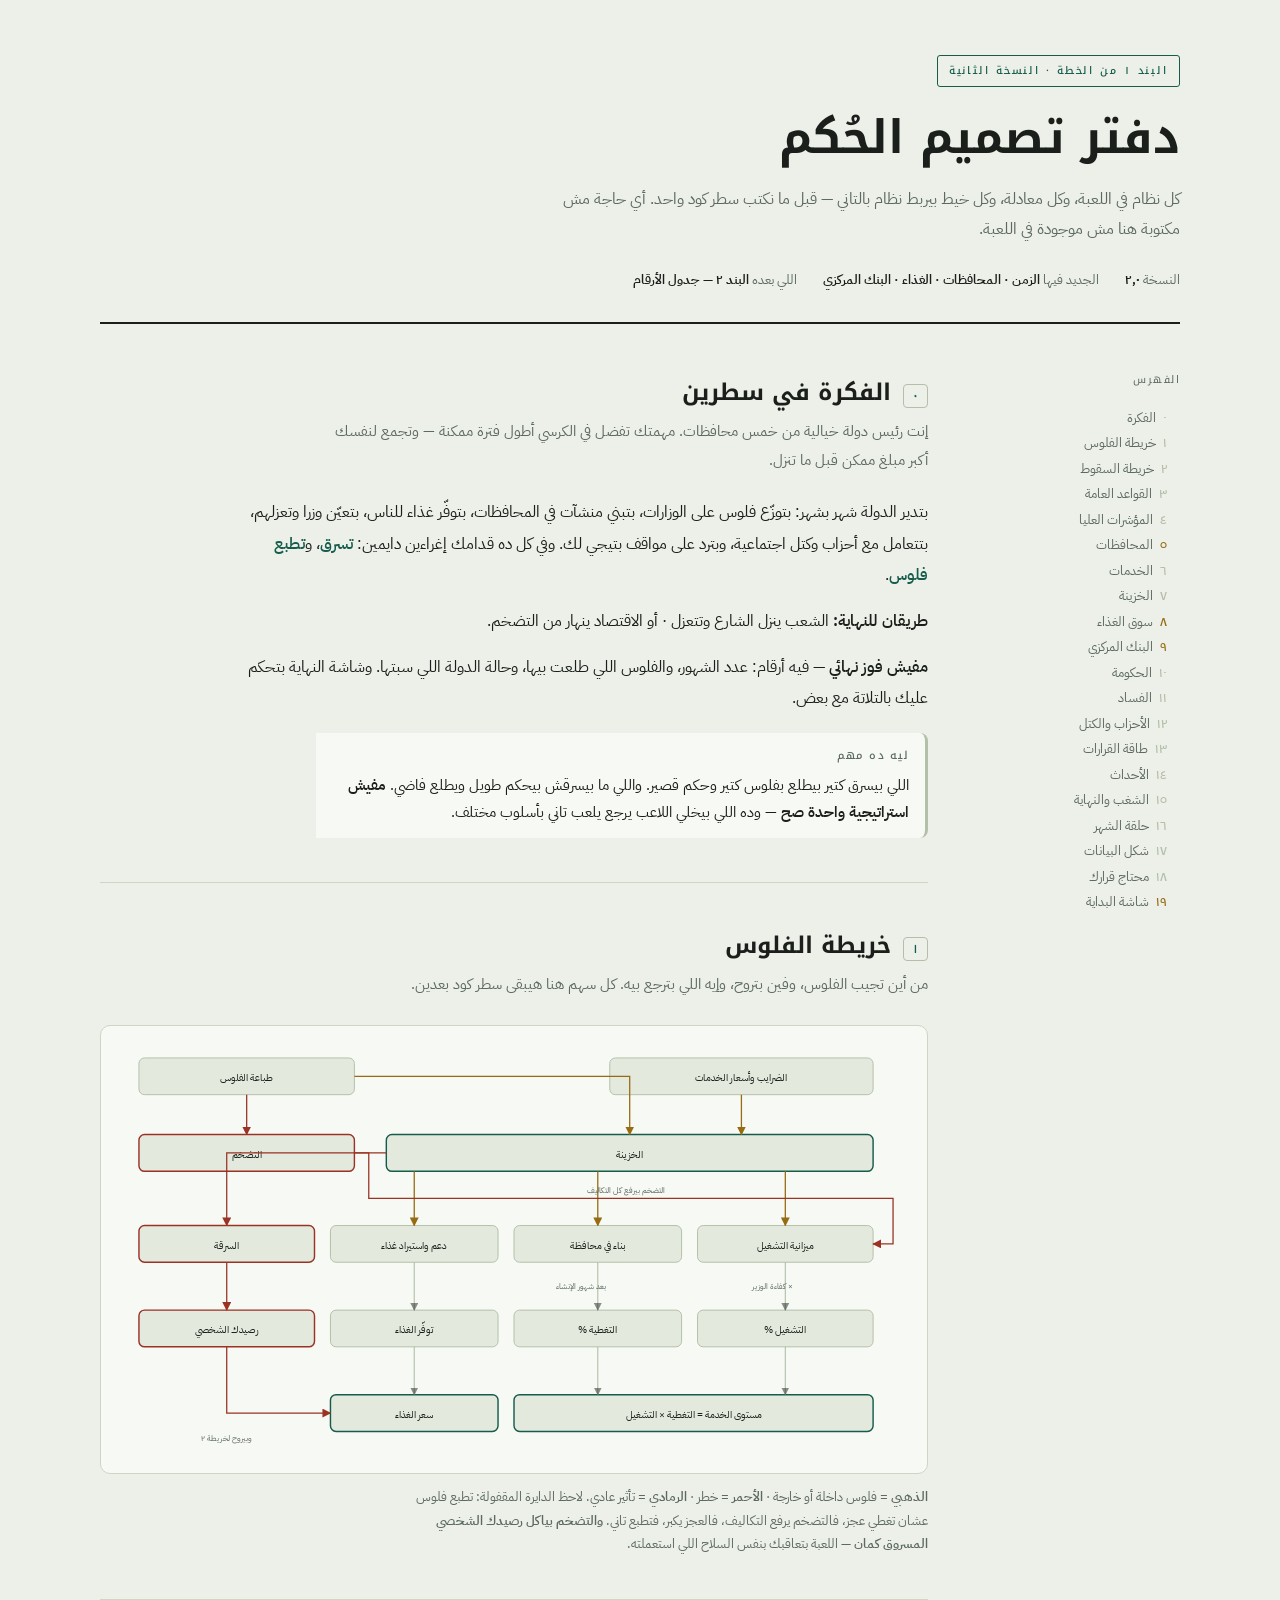
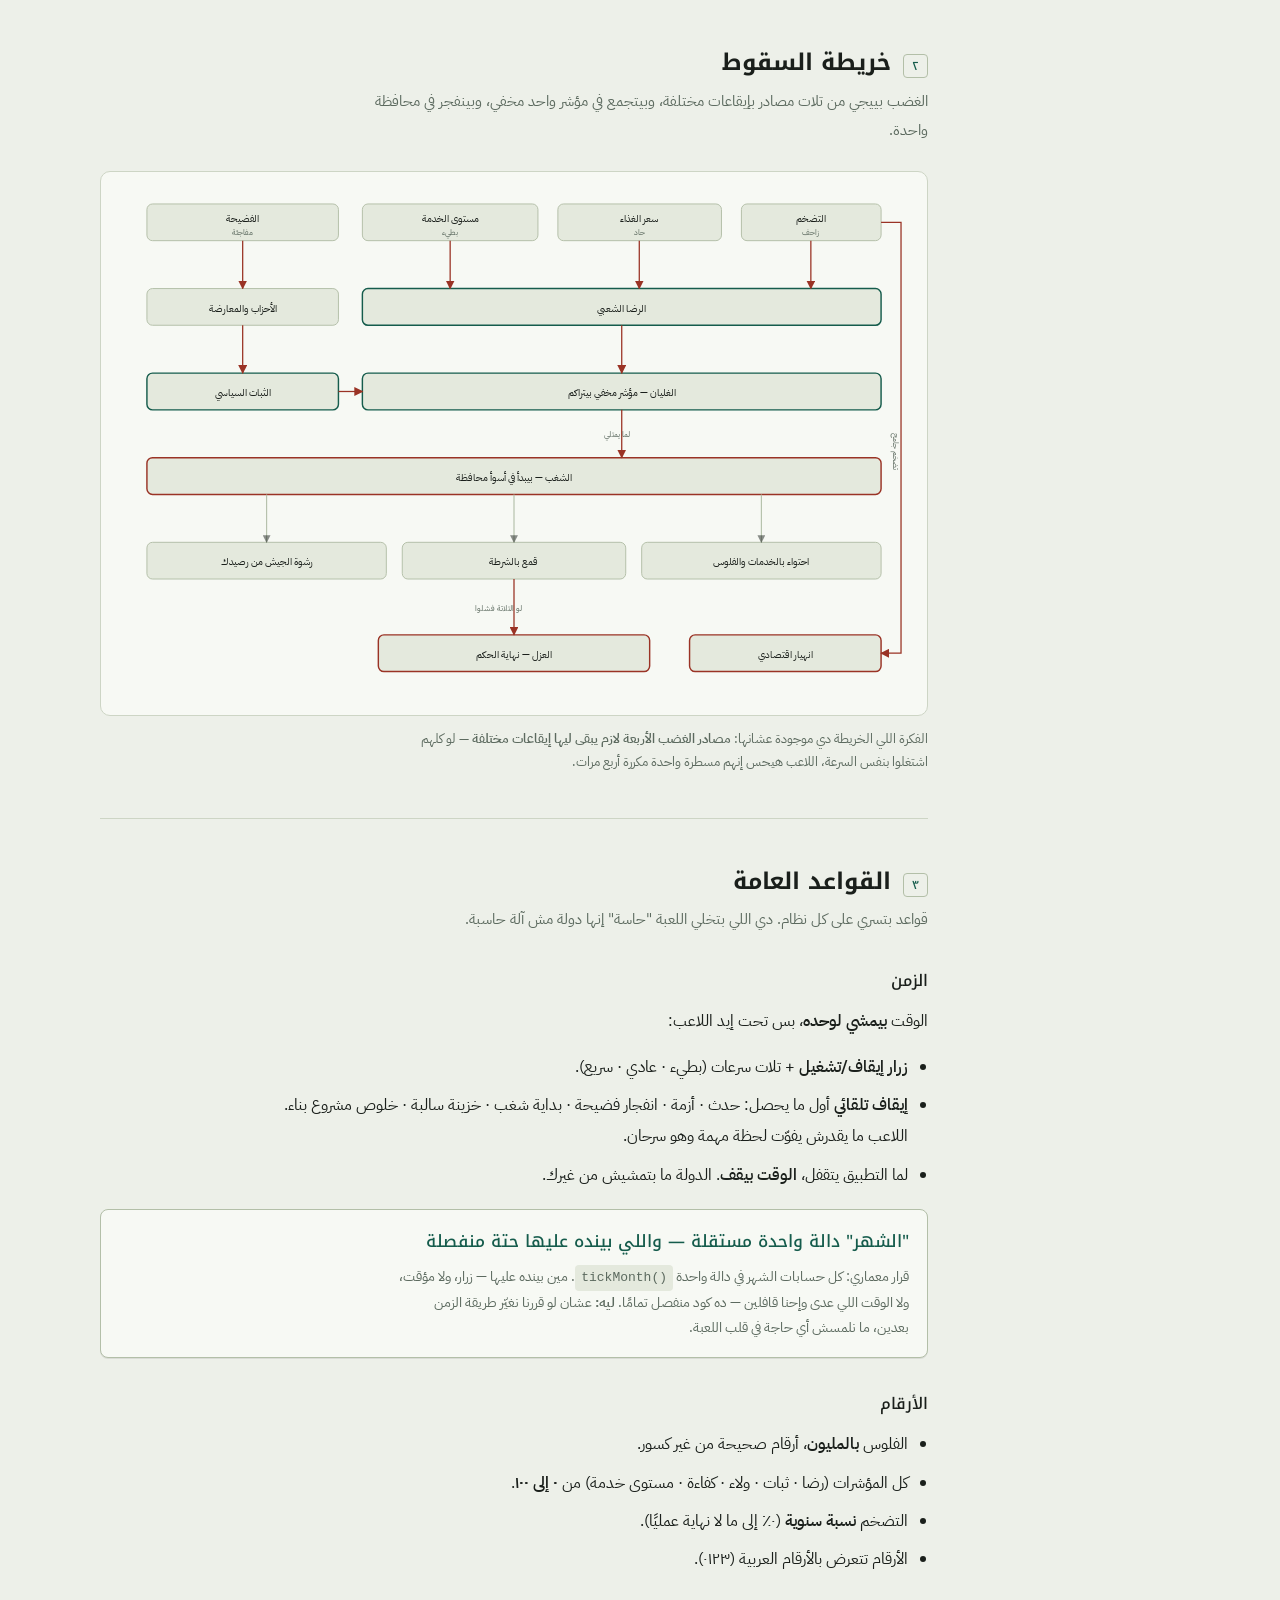
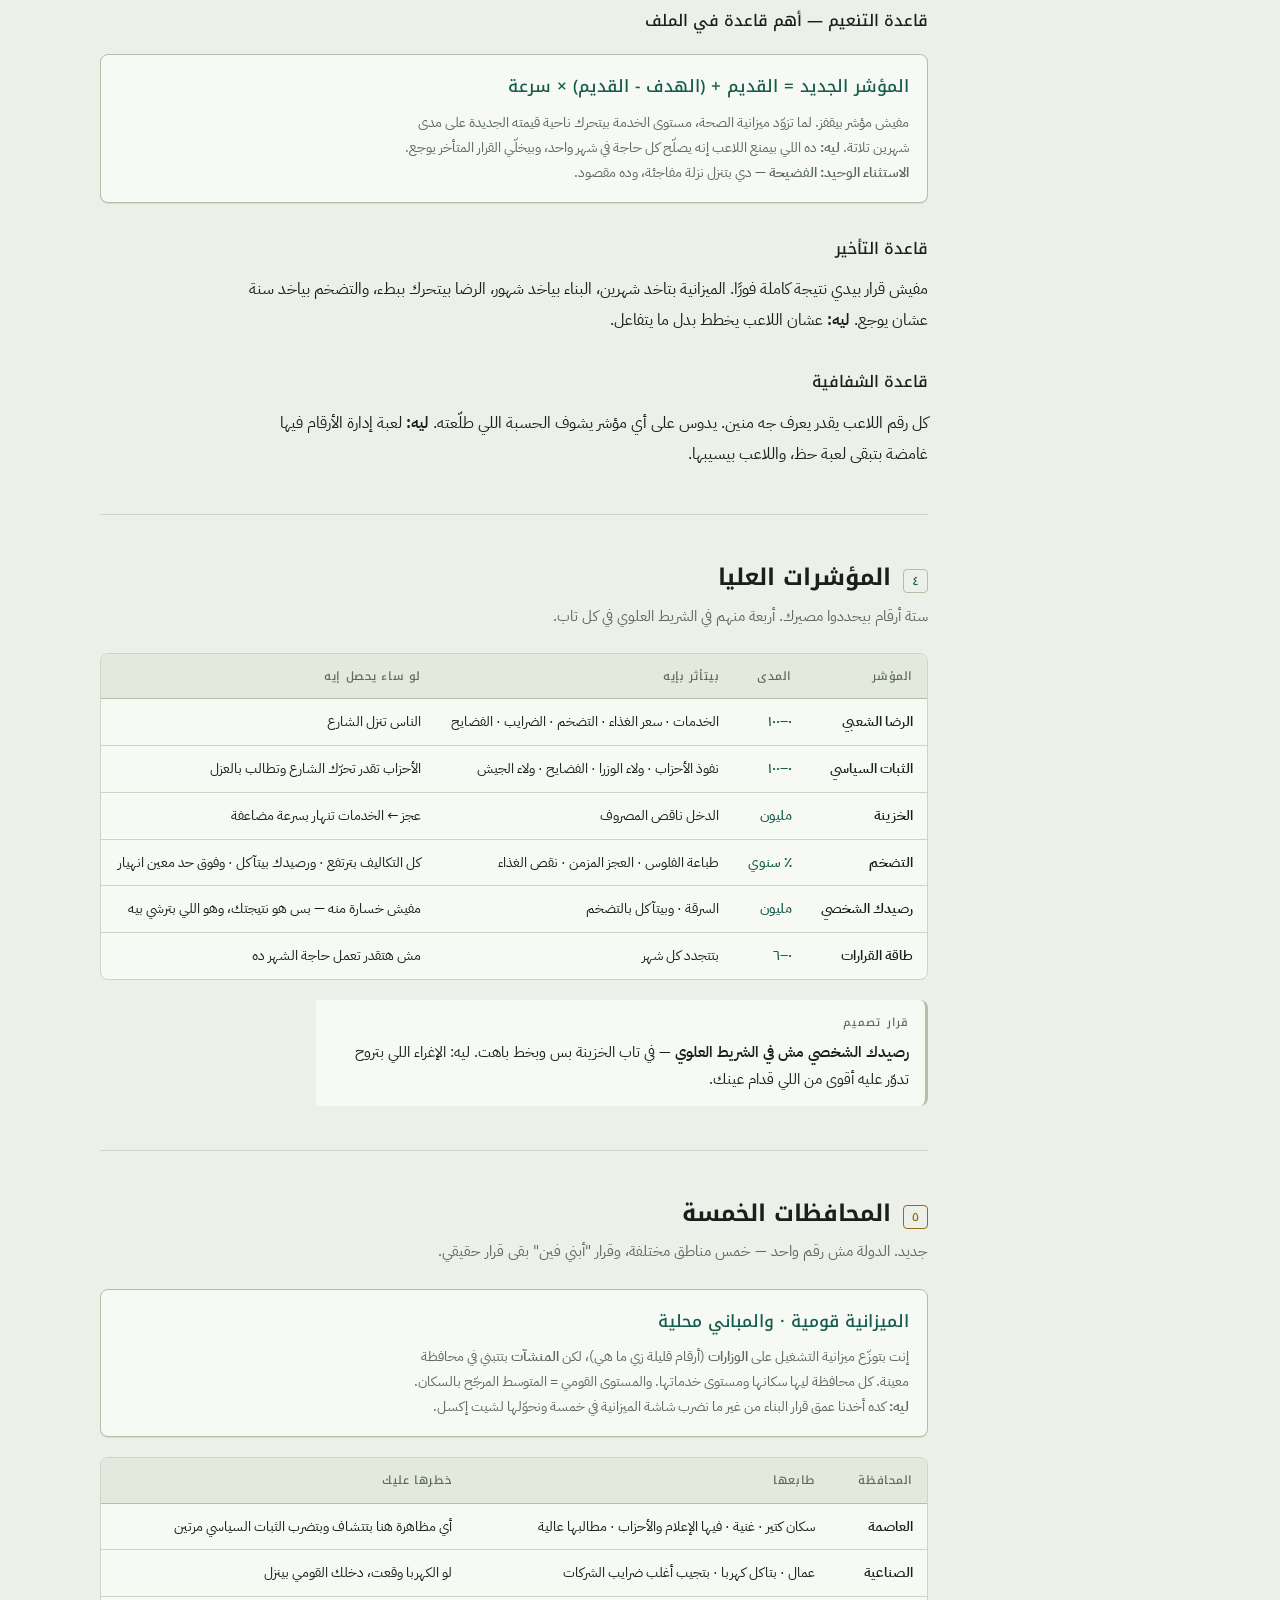
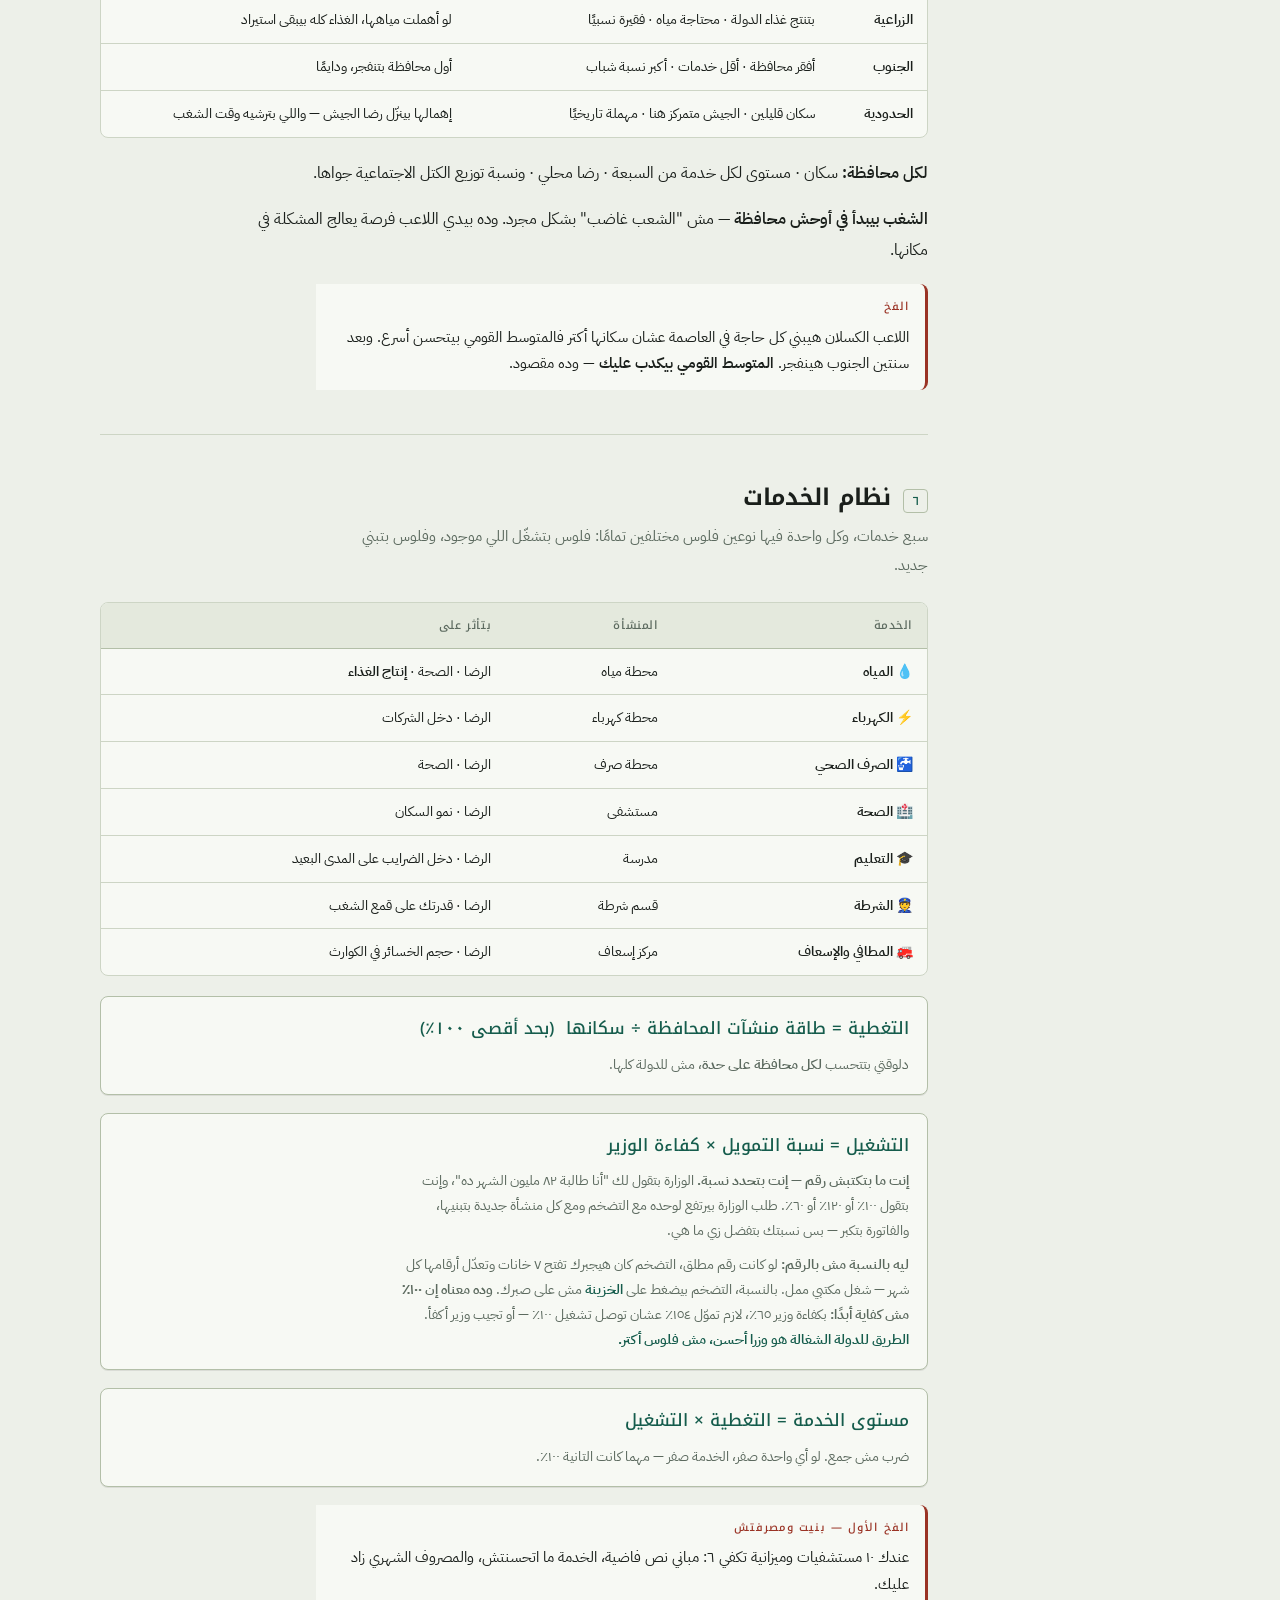
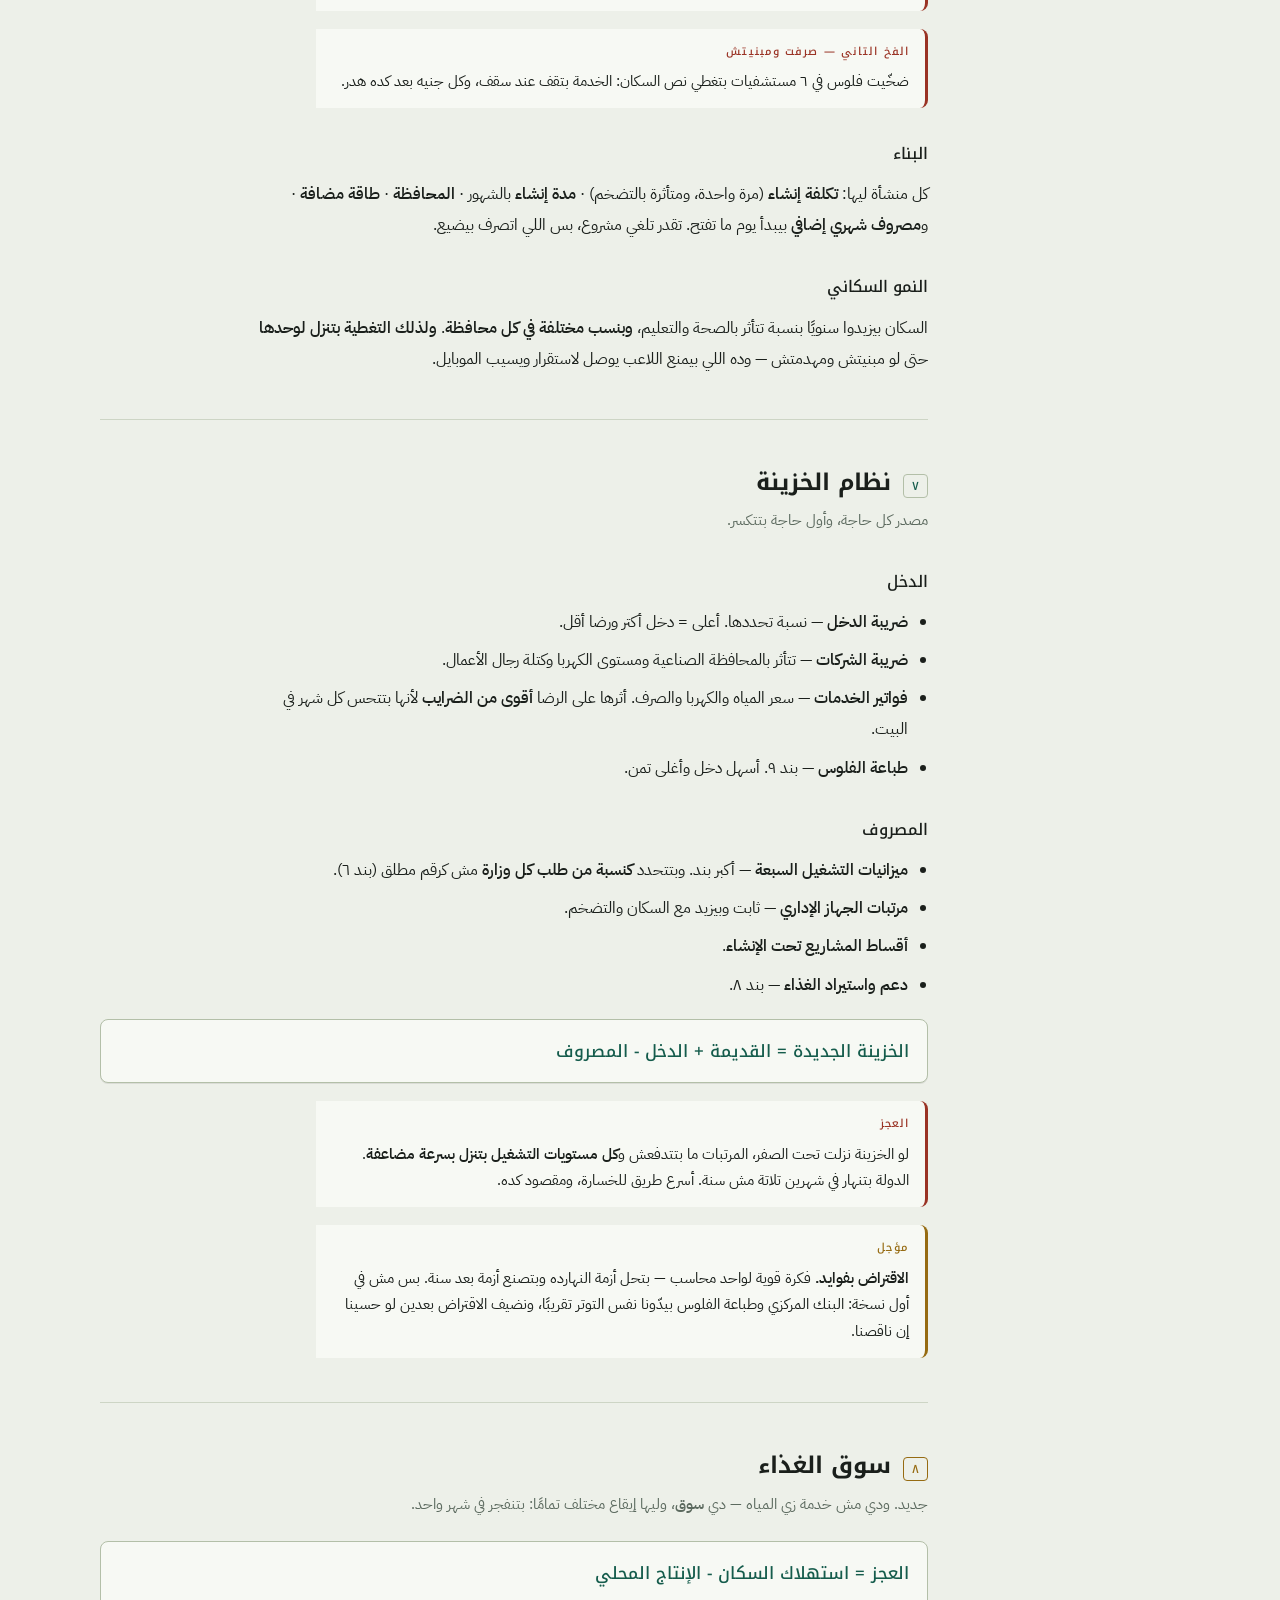
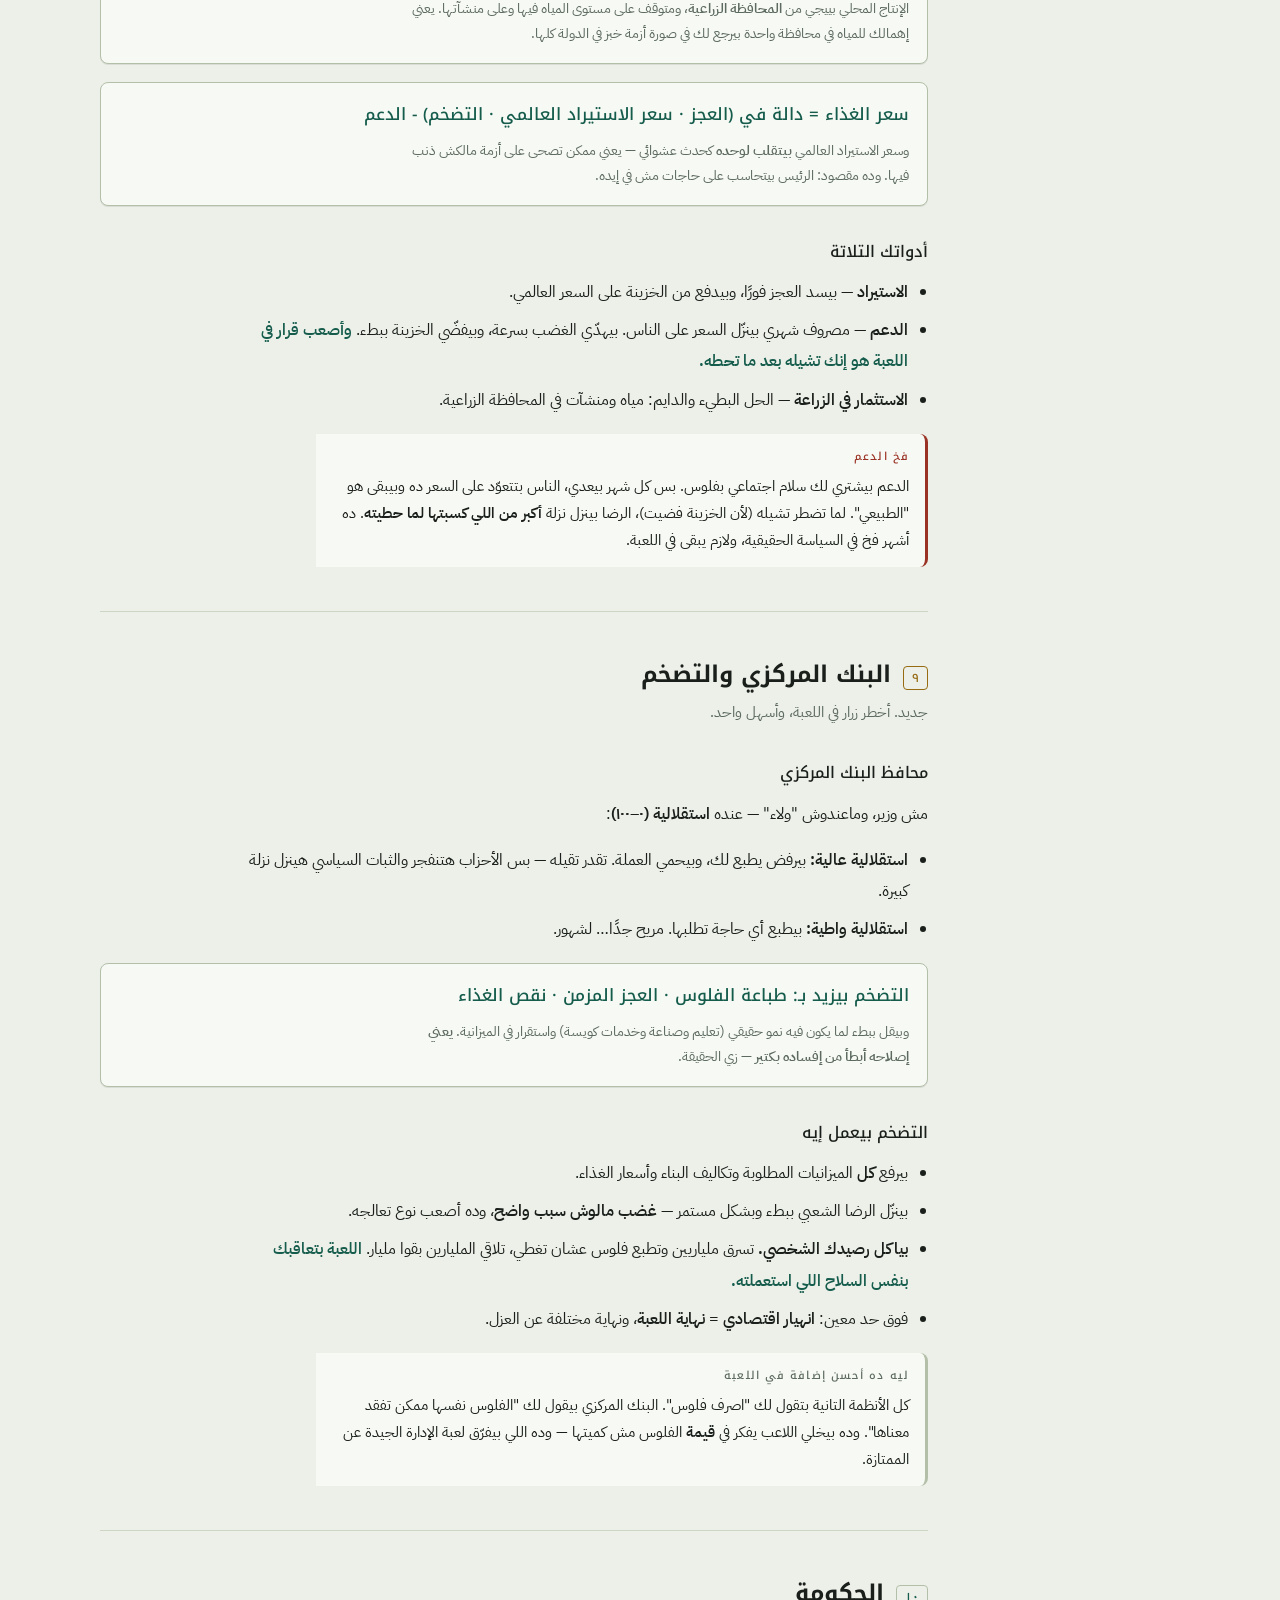
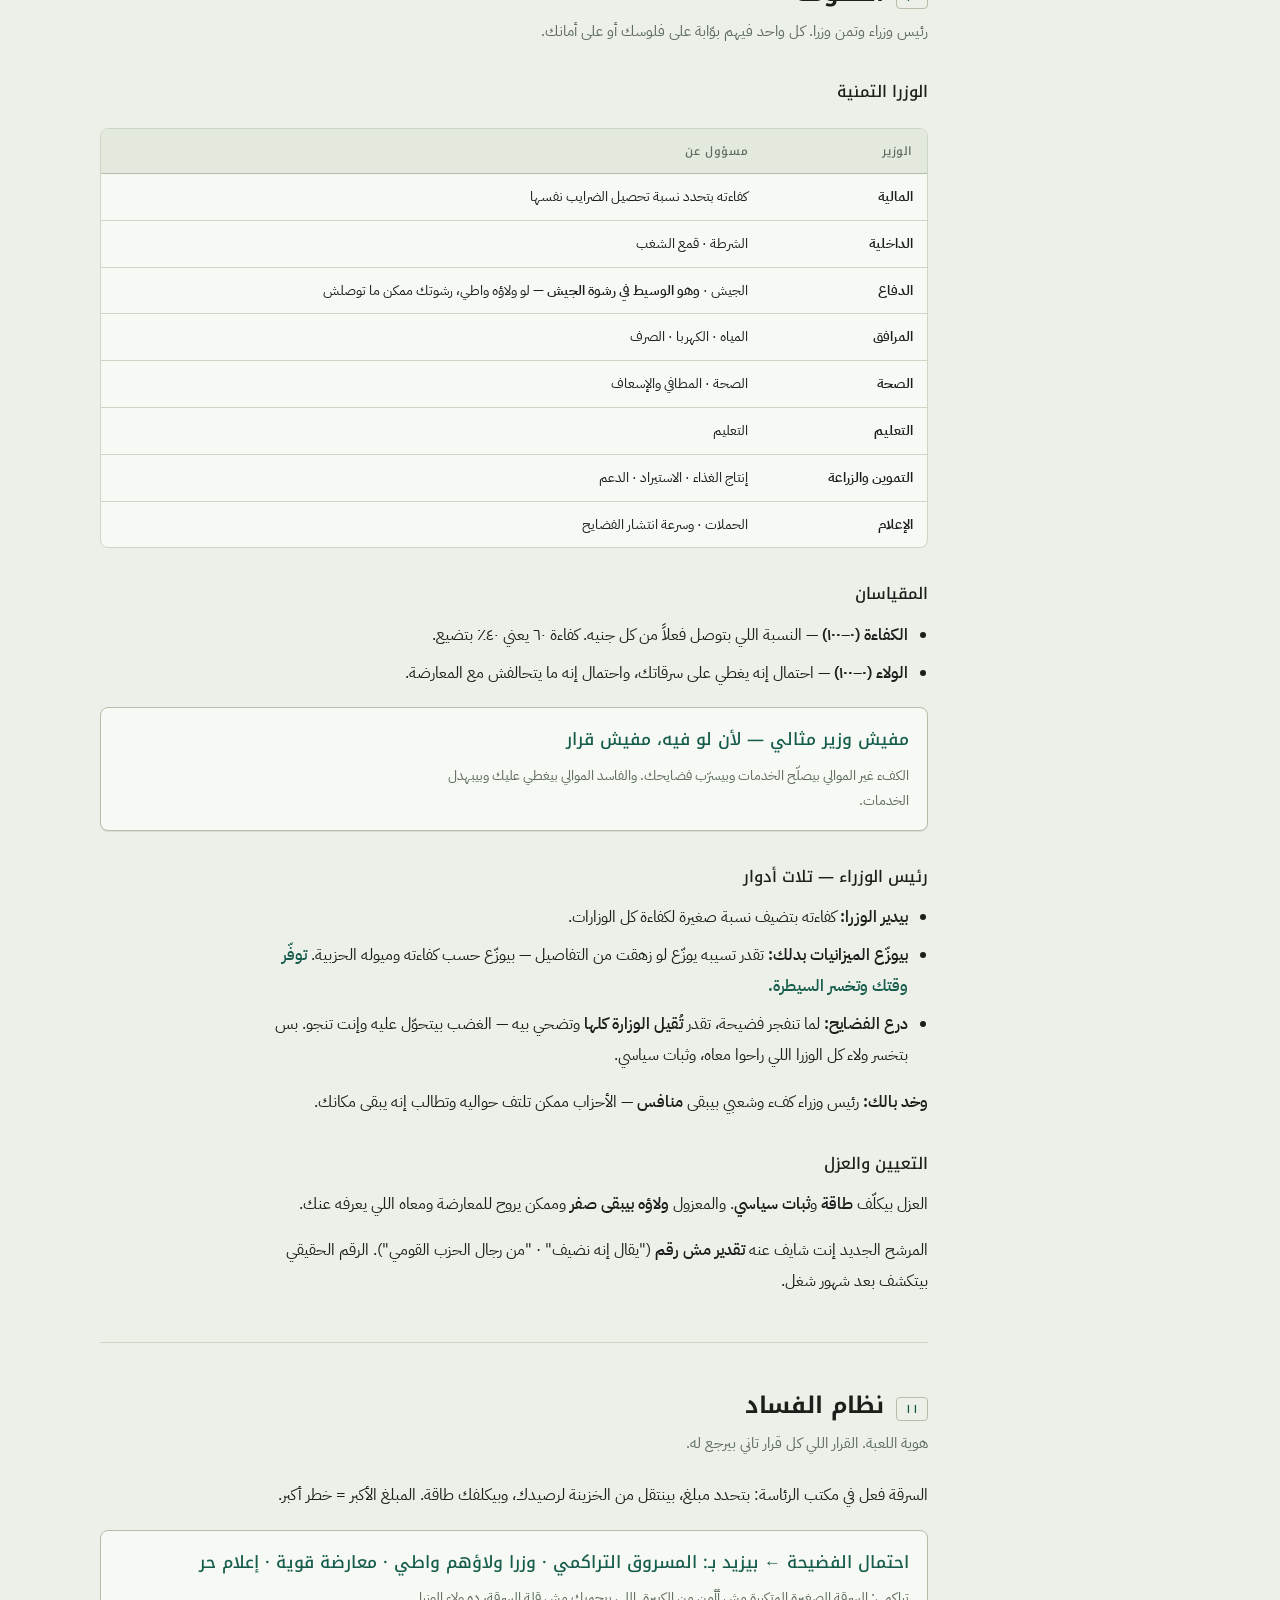
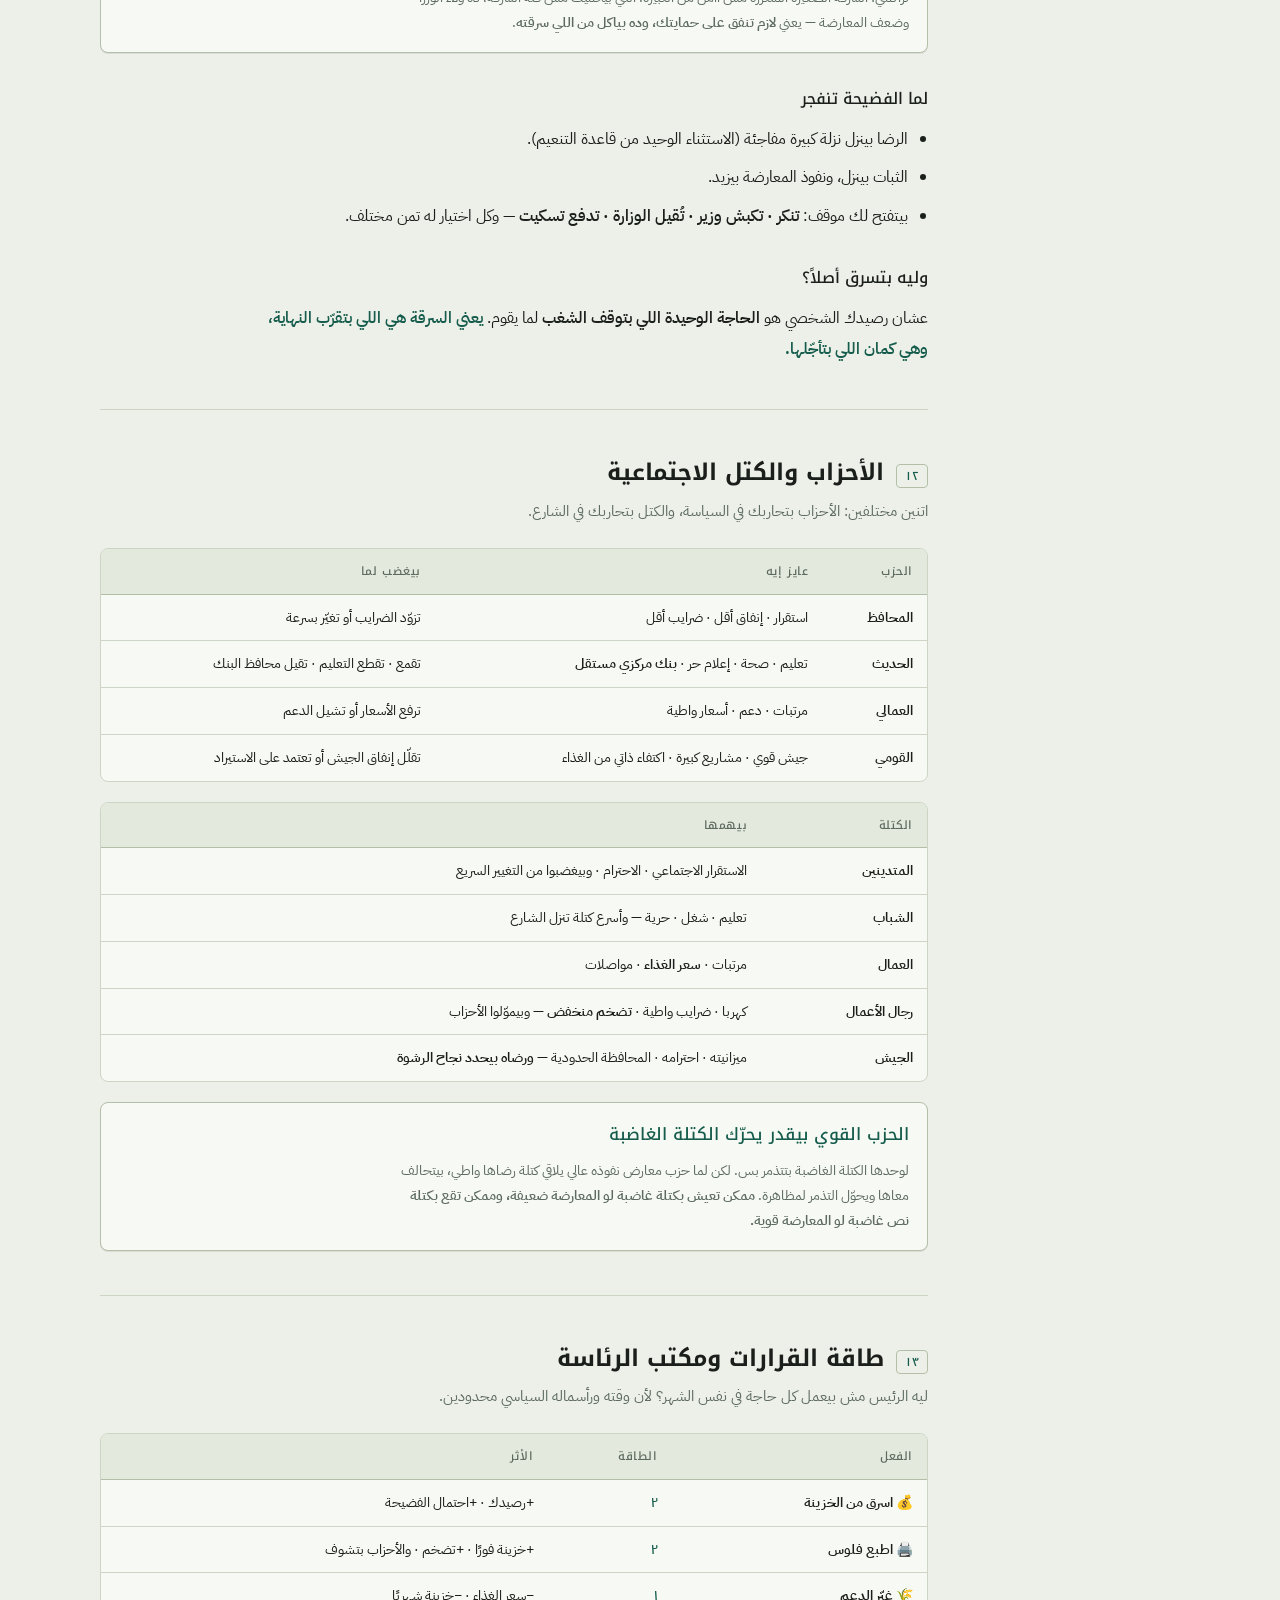
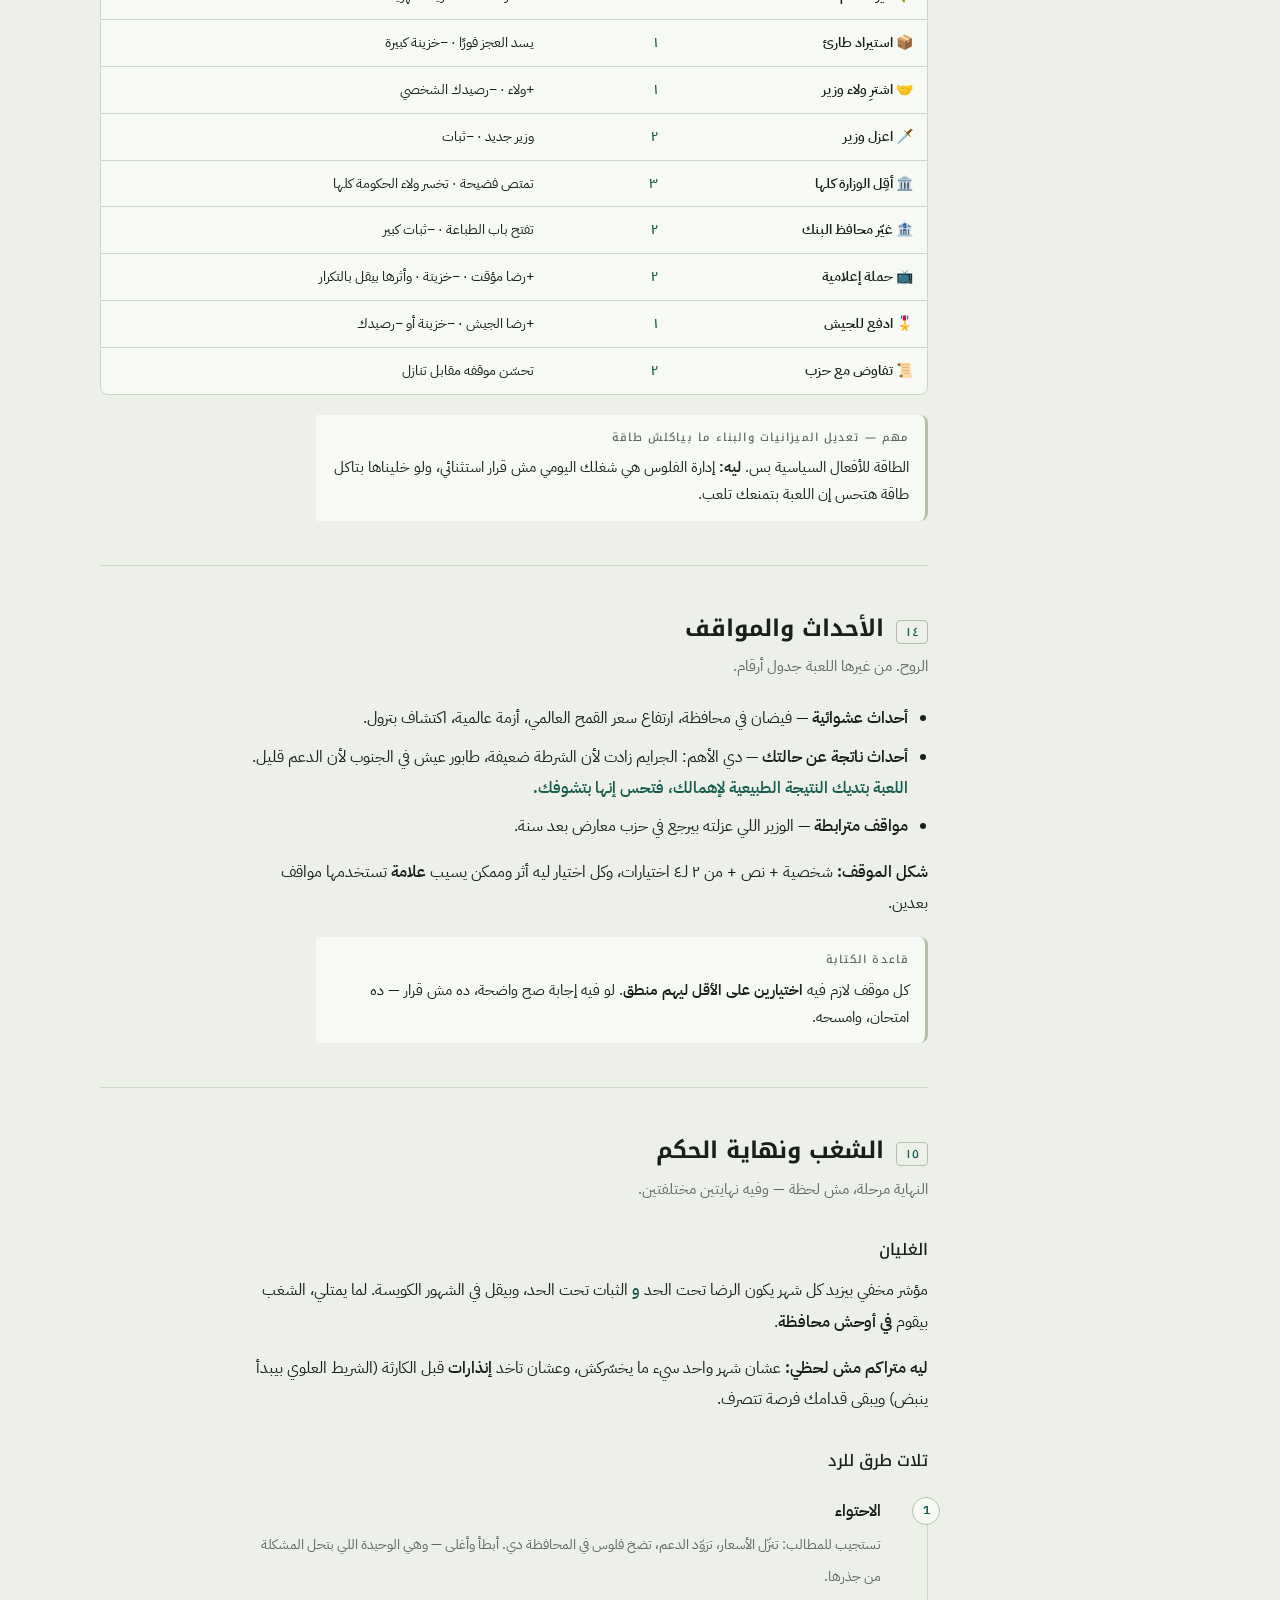
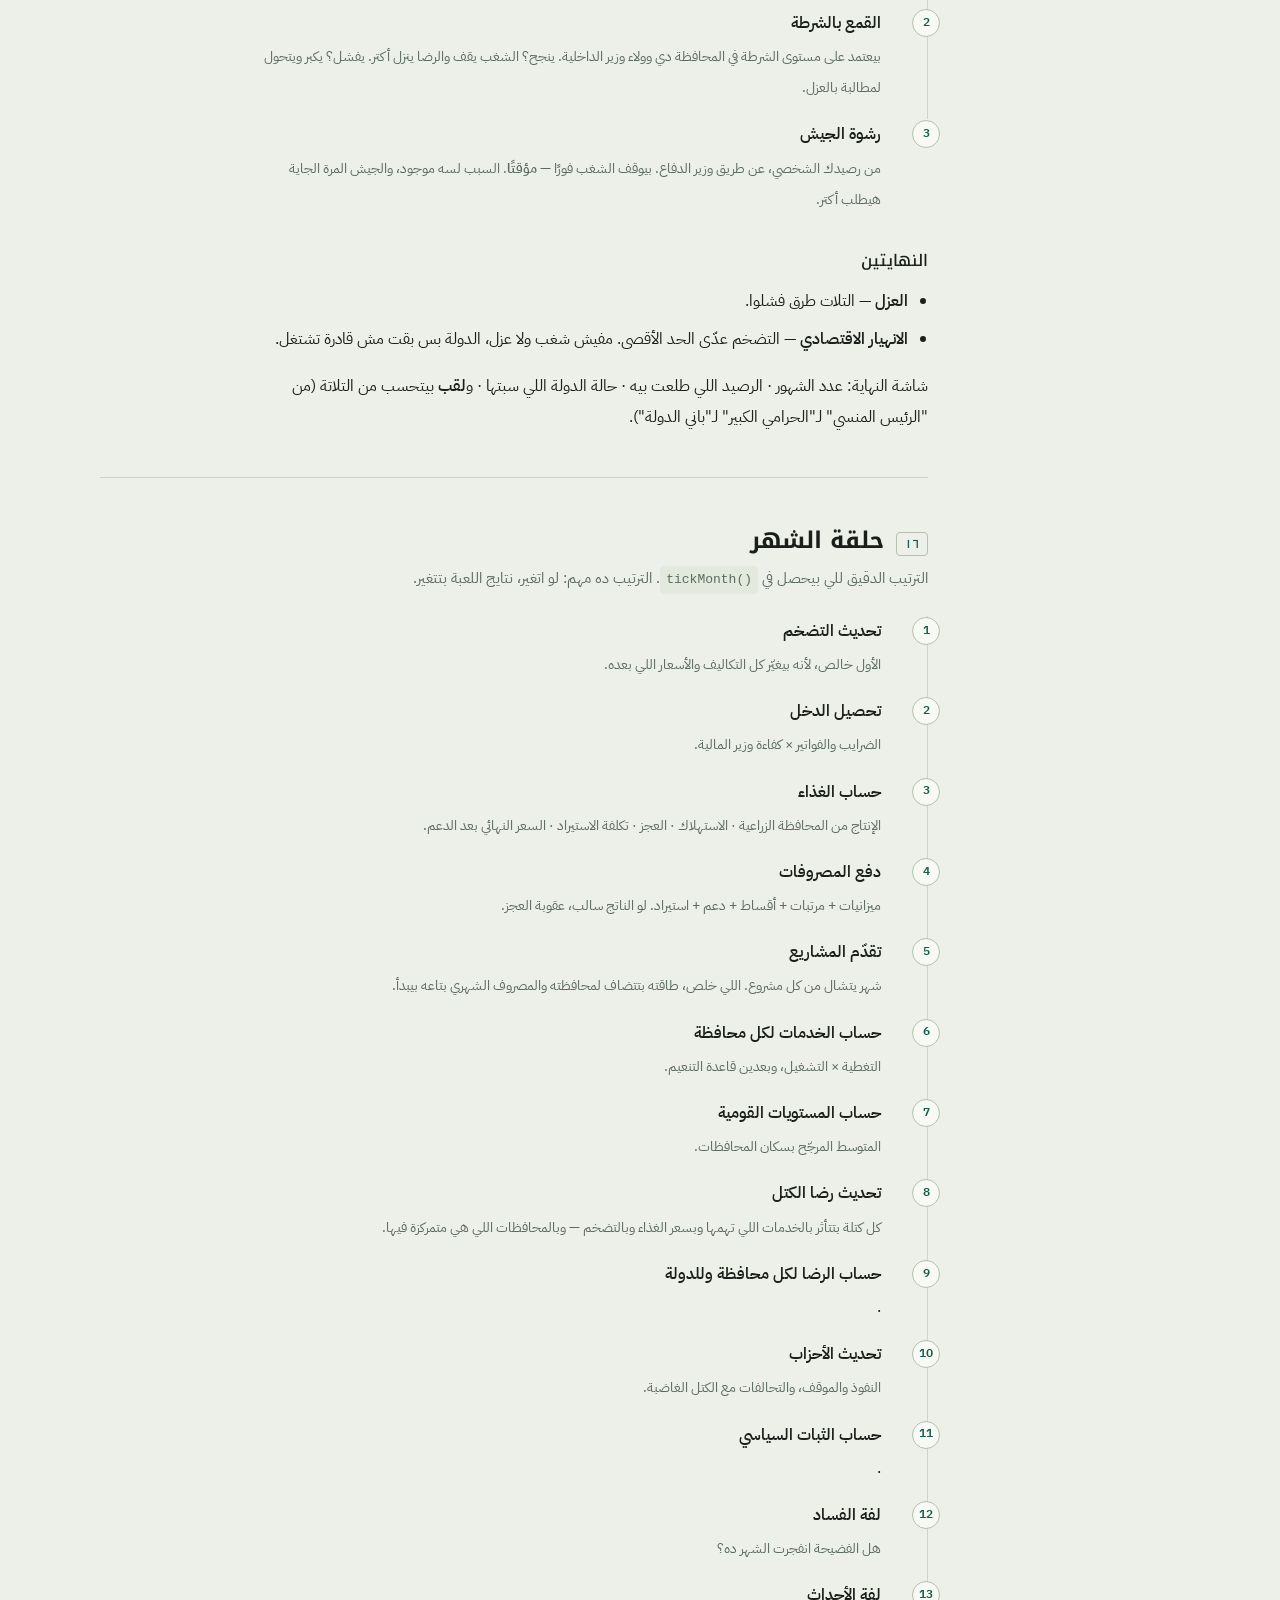
<file: docs/design.html>
<!DOCTYPE html>
<html lang="ar" dir="rtl">
<head>
<meta charset="utf-8">
<meta name="viewport" content="width=device-width, initial-scale=1">
<title>دفتر تصميم الحُكم</title>
<link rel="stylesheet" href="https://fonts.googleapis.com/css2?family=Noto+Kufi+Arabic:wght@500;700&family=IBM+Plex+Sans+Arabic:wght@400;500;600&display=swap">

<style>
  :root{
    --paper:#edf0e9; --surface:#f7f9f4; --surface2:#e4e9dd; --ink:#1a1f1b;
    --muted:#5c6a5f; --rule:#cdd5c5; --rule2:#b3bfa8;
    --seal:#155c4c; --gold:#966b12; --alert:#9a3325; --shadow:rgba(26,31,27,.09);
  }
  @media (prefers-color-scheme: dark){
    :root:not([data-theme="light"]){
      --paper:#12160f; --surface:#1a1f18; --surface2:#232a20; --ink:#e4e9dc;
      --muted:#93a08f; --rule:#333d2e; --rule2:#4a5742;
      --seal:#5fb89e; --gold:#d9a94a; --alert:#e08878; --shadow:rgba(0,0,0,.4);
    }
  }
  :root[data-theme="dark"]{
    --paper:#12160f; --surface:#1a1f18; --surface2:#232a20; --ink:#e4e9dc;
    --muted:#93a08f; --rule:#333d2e; --rule2:#4a5742;
    --seal:#5fb89e; --gold:#d9a94a; --alert:#e08878; --shadow:rgba(0,0,0,.4);
  }

  *{box-sizing:border-box}
  body{background:var(--paper);color:var(--ink);
    font-family:'IBM Plex Sans Arabic','Segoe UI',Tahoma,sans-serif;
    font-size:16px;line-height:1.95;margin:0}
  .doc{direction:rtl;text-align:right;max-width:1120px;margin:0 auto;padding:0 20px 90px}

  .mast{padding:54px 0 30px;border-bottom:2px solid var(--ink);margin-bottom:6px}
  .stamp{display:inline-block;font-family:'Noto Kufi Arabic',sans-serif;font-size:10.5px;
    font-weight:500;letter-spacing:.18em;color:var(--seal);border:1.5px solid var(--seal);
    border-radius:3px;padding:5px 11px;margin-bottom:20px}
  h1{font-family:'Noto Kufi Arabic',sans-serif;font-weight:700;
    font-size:clamp(30px,6vw,46px);line-height:1.35;margin:0 0 14px;text-wrap:balance}
  .sub{color:var(--muted);font-size:15.5px;max-width:62ch;margin:0}
  .meta{display:flex;flex-wrap:wrap;gap:8px 26px;margin-top:24px;font-size:12.5px;color:var(--muted)}
  .meta b{color:var(--ink);font-weight:600}

  .wrap{display:grid;grid-template-columns:1fr;gap:0}
  .rail{display:none}
  @media(min-width:1000px){
    .wrap{grid-template-columns:200px 1fr;gap:52px;align-items:start}
    .rail{display:block;position:sticky;top:26px;padding-top:40px}
  }
  .rail div{font-family:'Noto Kufi Arabic',sans-serif;font-size:10.5px;letter-spacing:.14em;
    color:var(--muted);margin-bottom:14px}
  .rail a{display:block;font-size:13px;color:var(--muted);text-decoration:none;
    padding:3px 11px 3px 0;border-right:2px solid transparent;line-height:1.5}
  .rail a:hover,.rail a:focus-visible{color:var(--seal);border-right-color:var(--seal)}
  .rail a b{color:var(--rule2);font-weight:500;margin-left:7px;font-variant-numeric:tabular-nums}
  .rail a.new b{color:var(--gold)}

  section{padding-top:46px;scroll-margin-top:20px}
  h2{font-family:'Noto Kufi Arabic',sans-serif;font-weight:700;font-size:23px;line-height:1.5;
    margin:0 0 6px;display:flex;align-items:baseline;gap:12px;text-wrap:balance}
  h2 .num{font-size:12px;font-weight:500;color:var(--seal);border:1.5px solid var(--rule2);
    border-radius:4px;padding:2px 8px;flex:none;font-variant-numeric:tabular-nums}
  h2 .new{color:var(--gold);border-color:var(--gold)}
  .lede{color:var(--muted);font-size:15px;margin:0 0 22px;max-width:66ch}
  h3{font-family:'Noto Kufi Arabic',sans-serif;font-size:16px;font-weight:500;
    margin:30px 0 10px;color:var(--ink)}
  p{max-width:68ch;margin:0 0 15px}
  ul{max-width:68ch;margin:0 0 15px;padding-right:20px}
  li{margin-bottom:7px}
  strong{font-weight:600}
  em{font-style:normal;color:var(--seal);font-weight:600}
  hr{border:0;border-top:1px solid var(--rule);margin:44px 0 0}

  .formula{background:var(--surface);border:1px solid var(--rule2);border-radius:8px;
    padding:16px 18px;margin:18px 0;box-shadow:0 1px 0 var(--shadow)}
  .formula .eq{font-family:'Noto Kufi Arabic',sans-serif;font-size:17px;font-weight:500;
    color:var(--seal);line-height:1.8;text-wrap:balance}
  .formula .why{font-size:13.5px;color:var(--muted);margin:9px 0 0;max-width:64ch;line-height:1.85}

  .trap,.open,.risk{border-right:3px solid;border-radius:0 8px 8px 0;padding:13px 16px;
    margin:18px 0;font-size:14.5px;line-height:1.85;max-width:68ch;background:var(--surface)}
  .trap{border-color:var(--alert)}
  .open{border-color:var(--gold)}
  .risk{border-color:var(--rule2)}
  .trap b,.open b,.risk b{display:block;font-family:'Noto Kufi Arabic',sans-serif;
    font-size:11px;letter-spacing:.1em;margin-bottom:6px;font-weight:500}
  .trap b{color:var(--alert)}
  .open b{color:var(--gold)}
  .risk b{color:var(--muted)}

  .tw{overflow-x:auto;margin:20px 0;border:1px solid var(--rule);border-radius:8px;background:var(--surface)}
  table{border-collapse:collapse;width:100%;min-width:540px;font-size:14px}
  th{font-family:'Noto Kufi Arabic',sans-serif;font-weight:500;font-size:11.5px;letter-spacing:.05em;
    color:var(--muted);text-align:right;padding:11px 14px;border-bottom:1px solid var(--rule2);
    background:var(--surface2);white-space:nowrap}
  td{padding:11px 14px;border-bottom:1px solid var(--rule);vertical-align:top;line-height:1.7}
  tr:last-child td{border-bottom:0}
  td.n{font-variant-numeric:tabular-nums;white-space:nowrap;color:var(--seal);font-weight:500}
  td.k{font-weight:600;white-space:nowrap}

  figure{margin:26px 0 10px}
  .dgw{overflow-x:auto;border:1px solid var(--rule);border-radius:10px;
    background:var(--surface);padding:16px 14px}
  .dgw svg{display:block;min-width:720px;width:100%;height:auto;color:var(--ink)}
  .dg-box{fill:var(--surface2);stroke:var(--rule2);stroke-width:1.2}
  .dg-key{fill:var(--surface2);stroke:var(--seal);stroke-width:1.8}
  .dg-end{fill:var(--surface2);stroke:var(--alert);stroke-width:1.8}
  .dg-t{fill:var(--ink);font-size:13px;font-family:'IBM Plex Sans Arabic',sans-serif}
  .dg-s{fill:var(--muted);font-size:10.5px;font-family:'IBM Plex Sans Arabic',sans-serif}
  .ln{fill:none;stroke:var(--rule2);stroke-width:1.4}
  .ln-g{fill:none;stroke:var(--gold);stroke-width:1.6}
  .ln-r{fill:none;stroke:var(--alert);stroke-width:1.6}
  figcaption{font-size:13px;color:var(--muted);margin-top:11px;line-height:1.8;max-width:66ch}

  ol.loop{counter-reset:s;list-style:none;padding:0;margin:20px 0;max-width:68ch}
  ol.loop li{counter-increment:s;position:relative;padding:0 46px 16px 0;margin:0;
    border-right:1px solid var(--rule)}
  ol.loop li::before{content:counter(s);position:absolute;right:-13px;top:1px;width:26px;height:26px;
    background:var(--surface);border:1px solid var(--rule2);border-radius:50%;
    display:grid;place-items:center;font-size:11.5px;color:var(--seal);
    font-variant-numeric:tabular-nums;font-weight:600}
  ol.loop li:last-child{border-right-color:transparent;padding-bottom:0}
  ol.loop li b{display:block;font-weight:600;margin-bottom:2px}
  ol.loop li span{color:var(--muted);font-size:14px;line-height:1.8}

  code{font-family:'IBM Plex Mono',ui-monospace,monospace;font-size:13px;
    background:var(--surface2);padding:1px 6px;border-radius:4px;direction:ltr;display:inline-block}
  pre{background:var(--surface);border:1px solid var(--rule);border-radius:8px;
    padding:15px 17px;overflow-x:auto;direction:ltr;text-align:left;
    font-family:'IBM Plex Mono',ui-monospace,monospace;font-size:12.5px;line-height:1.75;margin:18px 0}
  a{color:var(--seal)}
  :focus-visible{outline:2px solid var(--seal);outline-offset:2px}
  @media(prefers-reduced-motion:reduce){*{transition:none!important;animation:none!important}}
</style>
</head>
<body>


<div class="doc">

<header class="mast">
  <span class="stamp">البند ١ من الخطة · النسخة الثانية</span>
  <h1>دفتر تصميم الحُكم</h1>
  <p class="sub">كل نظام في اللعبة، وكل معادلة، وكل خيط بيربط نظام بالتاني — قبل ما نكتب سطر كود واحد. أي حاجة مش مكتوبة هنا مش موجودة في اللعبة.</p>
  <div class="meta">
    <span>النسخة <b>٢٫٠</b></span>
    <span>الجديد فيها <b>الزمن · المحافظات · الغذاء · البنك المركزي</b></span>
    <span>اللي بعده <b>البند ٢ — جدول الأرقام</b></span>
  </div>
</header>

<div class="wrap">
  <nav class="rail" aria-label="فهرس المستند">
    <div>الفهرس</div>
    <a href="#s0"><b>٠</b>الفكرة</a>
    <a href="#s1"><b>١</b>خريطة الفلوس</a>
    <a href="#s2"><b>٢</b>خريطة السقوط</a>
    <a href="#s3"><b>٣</b>القواعد العامة</a>
    <a href="#s4"><b>٤</b>المؤشرات العليا</a>
    <a class="new" href="#s5"><b>٥</b>المحافظات</a>
    <a href="#s6"><b>٦</b>الخدمات</a>
    <a href="#s7"><b>٧</b>الخزينة</a>
    <a class="new" href="#s8"><b>٨</b>سوق الغذاء</a>
    <a class="new" href="#s9"><b>٩</b>البنك المركزي</a>
    <a href="#s10"><b>١٠</b>الحكومة</a>
    <a href="#s11"><b>١١</b>الفساد</a>
    <a href="#s12"><b>١٢</b>الأحزاب والكتل</a>
    <a href="#s13"><b>١٣</b>طاقة القرارات</a>
    <a href="#s14"><b>١٤</b>الأحداث</a>
    <a href="#s15"><b>١٥</b>الشغب والنهاية</a>
    <a href="#s16"><b>١٦</b>حلقة الشهر</a>
    <a href="#s17"><b>١٧</b>شكل البيانات</a>
    <a href="#s18"><b>١٨</b>محتاج قرارك</a>
    <a class="new" href="#s19"><b>١٩</b>شاشة البداية</a>
  </nav>

  <main>

  <!-- 0 -->
  <section id="s0">
    <h2><span class="num">٠</span>الفكرة في سطرين</h2>
    <p class="lede">إنت رئيس دولة خيالية من خمس محافظات. مهمتك تفضل في الكرسي أطول فترة ممكنة — وتجمع لنفسك أكبر مبلغ ممكن قبل ما تنزل.</p>
    <p>بتدير الدولة شهر بشهر: بتوزّع فلوس على الوزارات، بتبني منشآت في المحافظات، بتوفّر غذاء للناس، بتعيّن وزرا وتعزلهم، بتتعامل مع أحزاب وكتل اجتماعية، وبترد على مواقف بتيجي لك. وفي كل ده قدامك إغراءين دايمين: <em>تسرق</em>، و<em>تطبع فلوس</em>.</p>
    <p><strong>طريقان للنهاية:</strong> الشعب ينزل الشارع وتتعزل · أو الاقتصاد ينهار من التضخم.</p>
    <p><strong>مفيش فوز نهائي</strong> — فيه أرقام: عدد الشهور، والفلوس اللي طلعت بيها، وحالة الدولة اللي سبتها. وشاشة النهاية بتحكم عليك بالتلاتة مع بعض.</p>
    <div class="risk">
      <b>ليه ده مهم</b>
      اللي بيسرق كتير بيطلع بفلوس كتير وحكم قصير. واللي ما بيسرقش بيحكم طويل ويطلع فاضي. <strong>مفيش استراتيجية واحدة صح</strong> — وده اللي بيخلي اللاعب يرجع يلعب تاني بأسلوب مختلف.
    </div>
  </section>
  <hr>

  <!-- 1 -->
  <section id="s1">
    <h2><span class="num">١</span>خريطة الفلوس</h2>
    <p class="lede">من أين تجيب الفلوس، وفين بتروح، وإيه اللي بترجع بيه. كل سهم هنا هيبقى سطر كود بعدين.</p>

    <figure>
      <div class="dgw">
        <svg viewBox="0 0 1000 520" role="img" aria-label="خريطة الفلوس: الضرايب وطباعة النقود بتغذي الخزينة، والخزينة بتتوزع على ميزانية التشغيل وبناء المنشآت ودعم الغذاء والسرقة، وده بيطلّع مستوى الخدمة وسعر الغذاء ورصيدك الشخصي، والتضخم بيرجع يرفع كل التكاليف">
          <defs>
            <marker id="m1" viewBox="0 0 10 10" refX="9" refY="5" markerWidth="7" markerHeight="7" orient="auto-start-reverse"><path d="M0,0 L10,5 L0,10 z" fill="currentColor" opacity=".5"/></marker>
            <marker id="m2" viewBox="0 0 10 10" refX="9" refY="5" markerWidth="7" markerHeight="7" orient="auto-start-reverse"><path d="M0,0 L10,5 L0,10 z" fill="var(--gold)"/></marker>
            <marker id="m3" viewBox="0 0 10 10" refX="9" refY="5" markerWidth="7" markerHeight="7" orient="auto-start-reverse"><path d="M0,0 L10,5 L0,10 z" fill="var(--alert)"/></marker>
          </defs>

          <rect class="dg-box" x="30" y="20" width="270" height="46" rx="7"/>
          <text class="dg-t" x="165" y="49" text-anchor="middle">طباعة الفلوس</text>
          <rect class="dg-box" x="620" y="20" width="330" height="46" rx="7"/>
          <text class="dg-t" x="785" y="49" text-anchor="middle">الضرايب وأسعار الخدمات</text>

          <rect class="dg-end" x="30" y="116" width="270" height="46" rx="7"/>
          <text class="dg-t" x="165" y="145" text-anchor="middle">التضخم</text>
          <rect class="dg-key" x="340" y="116" width="610" height="46" rx="7"/>
          <text class="dg-t" x="645" y="145" text-anchor="middle">الخزينة</text>

          <rect class="dg-box" x="730" y="230" width="220" height="46" rx="7"/>
          <text class="dg-t" x="840" y="259" text-anchor="middle">ميزانية التشغيل</text>
          <rect class="dg-box" x="500" y="230" width="210" height="46" rx="7"/>
          <text class="dg-t" x="605" y="259" text-anchor="middle">بناء في محافظة</text>
          <rect class="dg-box" x="270" y="230" width="210" height="46" rx="7"/>
          <text class="dg-t" x="375" y="259" text-anchor="middle">دعم واستيراد غذاء</text>
          <rect class="dg-end" x="30" y="230" width="220" height="46" rx="7"/>
          <text class="dg-t" x="140" y="259" text-anchor="middle">السرقة</text>

          <rect class="dg-box" x="730" y="336" width="220" height="46" rx="7"/>
          <text class="dg-t" x="840" y="365" text-anchor="middle">التشغيل %</text>
          <rect class="dg-box" x="500" y="336" width="210" height="46" rx="7"/>
          <text class="dg-t" x="605" y="365" text-anchor="middle">التغطية %</text>
          <rect class="dg-box" x="270" y="336" width="210" height="46" rx="7"/>
          <text class="dg-t" x="375" y="365" text-anchor="middle">توفّر الغذاء</text>
          <rect class="dg-end" x="30" y="336" width="220" height="46" rx="7"/>
          <text class="dg-t" x="140" y="365" text-anchor="middle">رصيدك الشخصي</text>

          <rect class="dg-key" x="500" y="442" width="450" height="46" rx="7"/>
          <text class="dg-t" x="725" y="471" text-anchor="middle">مستوى الخدمة = التغطية × التشغيل</text>
          <rect class="dg-key" x="270" y="442" width="210" height="46" rx="7"/>
          <text class="dg-t" x="375" y="471" text-anchor="middle">سعر الغذاء</text>

          <path class="ln-g" d="M300,43 L645,43 L645,116" marker-end="url(#m2)"/>
          <path class="ln-r" d="M165,66 L165,116" marker-end="url(#m3)"/>
          <path class="ln-g" d="M785,66 L785,116" marker-end="url(#m2)"/>

          <path class="ln-g" d="M840,162 L840,230" marker-end="url(#m2)"/>
          <path class="ln-g" d="M605,162 L605,230" marker-end="url(#m2)"/>
          <path class="ln-g" d="M375,162 L375,230" marker-end="url(#m2)"/>
          <path class="ln-r" d="M340,139 L140,139 L140,230" marker-end="url(#m3)"/>

          <path class="ln" d="M840,276 L840,336" marker-end="url(#m1)"/>
          <text class="dg-s" x="850" y="310">× كفاءة الوزير</text>
          <path class="ln" d="M605,276 L605,336" marker-end="url(#m1)"/>
          <text class="dg-s" x="615" y="310">بعد شهور الإنشاء</text>
          <path class="ln" d="M375,276 L375,336" marker-end="url(#m1)"/>
          <path class="ln-r" d="M140,276 L140,336" marker-end="url(#m3)"/>

          <path class="ln" d="M840,382 L840,442" marker-end="url(#m1)"/>
          <path class="ln" d="M605,382 L605,442" marker-end="url(#m1)"/>
          <path class="ln" d="M375,382 L375,442" marker-end="url(#m1)"/>
          <path class="ln-r" d="M140,382 L140,465 L270,465" marker-end="url(#m3)"/>
          <text class="dg-s" x="140" y="500" text-anchor="middle">وبيروح لخريطة ٢</text>

          <path class="ln-r" d="M300,139 L318,139 L318,196 L975,196 L975,253 L950,253" marker-end="url(#m3)"/>
          <text class="dg-s" x="640" y="189" text-anchor="middle">التضخم بيرفع كل التكاليف</text>
        </svg>
      </div>
      <figcaption><strong>الذهبي</strong> = فلوس داخلة أو خارجة · <strong>الأحمر</strong> = خطر · <strong>الرمادي</strong> = تأثير عادي. لاحظ الدايرة المقفولة: تطبع فلوس عشان تغطي عجز، فالتضخم يرفع التكاليف، فالعجز يكبر، فتطبع تاني. <strong>والتضخم بياكل رصيدك الشخصي المسروق كمان</strong> — اللعبة بتعاقبك بنفس السلاح اللي استعملته.</figcaption>
    </figure>
  </section>
  <hr>

  <!-- 2 -->
  <section id="s2">
    <h2><span class="num">٢</span>خريطة السقوط</h2>
    <p class="lede">الغضب بييجي من تلات مصادر بإيقاعات مختلفة، وبيتجمع في مؤشر واحد مخفي، وبينفجر في محافظة واحدة.</p>

    <figure>
      <div class="dgw">
        <svg viewBox="0 0 1000 640" role="img" aria-label="خريطة السقوط: التضخم وسعر الغذاء ومستوى الخدمة بيصبوا في الرضا الشعبي، والفضيحة بتقوي الأحزاب فينزل الثبات السياسي، والاتنين بيغذوا مؤشر الغليان اللي بيفجّر الشغب، وقدامك تلات طرق للرد عليه">
          <rect class="dg-box" x="40" y="20" width="240" height="46" rx="7"/>
          <text class="dg-t" x="160" y="43" text-anchor="middle">الفضيحة</text>
          <text class="dg-s" x="160" y="59" text-anchor="middle">مفاجئة</text>
          <rect class="dg-box" x="310" y="20" width="220" height="46" rx="7"/>
          <text class="dg-t" x="420" y="43" text-anchor="middle">مستوى الخدمة</text>
          <text class="dg-s" x="420" y="59" text-anchor="middle">بطيء</text>
          <rect class="dg-box" x="555" y="20" width="205" height="46" rx="7"/>
          <text class="dg-t" x="657" y="43" text-anchor="middle">سعر الغذاء</text>
          <text class="dg-s" x="657" y="59" text-anchor="middle">حاد</text>
          <rect class="dg-box" x="785" y="20" width="175" height="46" rx="7"/>
          <text class="dg-t" x="872" y="43" text-anchor="middle">التضخم</text>
          <text class="dg-s" x="872" y="59" text-anchor="middle">زاحف</text>

          <rect class="dg-box" x="40" y="126" width="240" height="46" rx="7"/>
          <text class="dg-t" x="160" y="155" text-anchor="middle">الأحزاب والمعارضة</text>
          <rect class="dg-key" x="310" y="126" width="650" height="46" rx="7"/>
          <text class="dg-t" x="635" y="155" text-anchor="middle">الرضا الشعبي</text>

          <rect class="dg-key" x="40" y="232" width="240" height="46" rx="7"/>
          <text class="dg-t" x="160" y="261" text-anchor="middle">الثبات السياسي</text>
          <rect class="dg-key" x="310" y="232" width="650" height="46" rx="7"/>
          <text class="dg-t" x="635" y="261" text-anchor="middle">الغليان — مؤشر مخفي بيتراكم</text>

          <rect class="dg-end" x="40" y="338" width="920" height="46" rx="7"/>
          <text class="dg-t" x="500" y="367" text-anchor="middle">الشغب — بيبدأ في أسوأ محافظة</text>

          <rect class="dg-box" x="660" y="444" width="300" height="46" rx="7"/>
          <text class="dg-t" x="810" y="473" text-anchor="middle">احتواء بالخدمات والفلوس</text>
          <rect class="dg-box" x="360" y="444" width="280" height="46" rx="7"/>
          <text class="dg-t" x="500" y="473" text-anchor="middle">قمع بالشرطة</text>
          <rect class="dg-box" x="40" y="444" width="300" height="46" rx="7"/>
          <text class="dg-t" x="190" y="473" text-anchor="middle">رشوة الجيش من رصيدك</text>

          <rect class="dg-end" x="330" y="560" width="340" height="46" rx="7"/>
          <text class="dg-t" x="500" y="589" text-anchor="middle">العزل — نهاية الحكم</text>
          <rect class="dg-end" x="720" y="560" width="240" height="46" rx="7"/>
          <text class="dg-t" x="840" y="589" text-anchor="middle">انهيار اقتصادي</text>

          <path class="ln-r" d="M420,66 L420,126" marker-end="url(#m3)"/>
          <path class="ln-r" d="M657,66 L657,126" marker-end="url(#m3)"/>
          <path class="ln-r" d="M872,66 L872,126" marker-end="url(#m3)"/>
          <path class="ln-r" d="M160,66 L160,126" marker-end="url(#m3)"/>
          <path class="ln-r" d="M160,172 L160,232" marker-end="url(#m3)"/>
          <path class="ln-r" d="M635,172 L635,232" marker-end="url(#m3)"/>
          <path class="ln-r" d="M280,255 L310,255" marker-end="url(#m3)"/>
          <path class="ln-r" d="M635,278 L635,338" marker-end="url(#m3)"/>
          <text class="dg-s" x="645" y="312">لما يمتلي</text>

          <path class="ln" d="M810,384 L810,444" marker-end="url(#m1)"/>
          <path class="ln" d="M500,384 L500,444" marker-end="url(#m1)"/>
          <path class="ln" d="M190,384 L190,444" marker-end="url(#m1)"/>
          <path class="ln-r" d="M500,490 L500,560" marker-end="url(#m3)"/>
          <text class="dg-s" x="510" y="530">لو التلاتة فشلوا</text>
          <path class="ln-r" d="M960,43 L985,43 L985,583 L960,583" marker-end="url(#m3)"/>
          <text class="dg-s" x="975" y="330" text-anchor="middle" transform="rotate(90 975 330)">تضخم جامح</text>
        </svg>
      </div>
      <figcaption>الفكرة اللي الخريطة دي موجودة عشانها: <strong>مصادر الغضب الأربعة لازم يبقى ليها إيقاعات مختلفة</strong> — لو كلهم اشتغلوا بنفس السرعة، اللاعب هيحس إنهم مسطرة واحدة مكررة أربع مرات.</figcaption>
    </figure>
  </section>
  <hr>

  <!-- 3 -->
  <section id="s3">
    <h2><span class="num">٣</span>القواعد العامة</h2>
    <p class="lede">قواعد بتسري على كل نظام. دي اللي بتخلي اللعبة "حاسة" إنها دولة مش آلة حاسبة.</p>

    <h3>الزمن</h3>
    <p>الوقت <strong>بيمشي لوحده</strong>، بس تحت إيد اللاعب:</p>
    <ul>
      <li><strong>زرار إيقاف/تشغيل</strong> + تلات سرعات (بطيء · عادي · سريع).</li>
      <li><strong>إيقاف تلقائي</strong> أول ما يحصل: حدث · أزمة · انفجار فضيحة · بداية شغب · خزينة سالبة · خلوص مشروع بناء. اللاعب ما يقدرش يفوّت لحظة مهمة وهو سرحان.</li>
      <li>لما التطبيق يتقفل، <strong>الوقت بيقف</strong>. الدولة ما بتمشيش من غيرك.</li>
    </ul>
    <div class="formula">
      <div class="eq">"الشهر" دالة واحدة مستقلة — واللي بينده عليها حتة منفصلة</div>
      <p class="why">قرار معماري: كل حسابات الشهر في دالة واحدة <code>tickMonth()</code>. مين بينده عليها — زرار، ولا مؤقت، ولا الوقت اللي عدى وإحنا قافلين — ده كود منفصل تمامًا. <strong>ليه:</strong> عشان لو قررنا نغيّر طريقة الزمن بعدين، ما نلمسش أي حاجة في قلب اللعبة.</p>
    </div>

    <h3>الأرقام</h3>
    <ul>
      <li>الفلوس <strong>بالمليون</strong>، أرقام صحيحة من غير كسور.</li>
      <li>كل المؤشرات (رضا · ثبات · ولاء · كفاءة · مستوى خدمة) من <strong>٠ إلى ١٠٠</strong>.</li>
      <li>التضخم <strong>نسبة سنوية</strong> (٠٪ إلى ما لا نهاية عمليًا).</li>
      <li>الأرقام تتعرض بالأرقام العربية (٠١٢٣).</li>
    </ul>

    <h3>قاعدة التنعيم — أهم قاعدة في الملف</h3>
    <div class="formula">
      <div class="eq">المؤشر الجديد = القديم + (الهدف − القديم) × سرعة</div>
      <p class="why">مفيش مؤشر بيقفز. لما تزوّد ميزانية الصحة، مستوى الخدمة بيتحرك ناحية قيمته الجديدة على مدى شهرين تلاتة. <strong>ليه:</strong> ده اللي بيمنع اللاعب إنه يصلّح كل حاجة في شهر واحد، وبيخلّي القرار المتأخر يوجع. <strong>الاستثناء الوحيد: الفضيحة</strong> — دي بتنزل نزلة مفاجئة، وده مقصود.</p>
    </div>

    <h3>قاعدة التأخير</h3>
    <p>مفيش قرار بيدي نتيجة كاملة فورًا. الميزانية بتاخد شهرين، البناء بياخد شهور، الرضا بيتحرك ببطء، والتضخم بياخد سنة عشان يوجع. <strong>ليه:</strong> عشان اللاعب يخطط بدل ما يتفاعل.</p>

    <h3>قاعدة الشفافية</h3>
    <p>كل رقم اللاعب يقدر يعرف جه منين. يدوس على أي مؤشر يشوف الحسبة اللي طلّعته. <strong>ليه:</strong> لعبة إدارة الأرقام فيها غامضة بتبقى لعبة حظ، واللاعب بيسيبها.</p>
  </section>
  <hr>

  <!-- 4 -->
  <section id="s4">
    <h2><span class="num">٤</span>المؤشرات العليا</h2>
    <p class="lede">ستة أرقام بيحددوا مصيرك. أربعة منهم في الشريط العلوي في كل تاب.</p>
    <div class="tw">
      <table>
        <thead><tr><th>المؤشر</th><th>المدى</th><th>بيتأثر بإيه</th><th>لو ساء يحصل إيه</th></tr></thead>
        <tbody>
          <tr><td class="k">الرضا الشعبي</td><td class="n">٠–١٠٠</td><td>الخدمات · سعر الغذاء · التضخم · الضرايب · الفضايح</td><td>الناس تنزل الشارع</td></tr>
          <tr><td class="k">الثبات السياسي</td><td class="n">٠–١٠٠</td><td>نفوذ الأحزاب · ولاء الوزرا · الفضايح · ولاء الجيش</td><td>الأحزاب تقدر تحرّك الشارع وتطالب بالعزل</td></tr>
          <tr><td class="k">الخزينة</td><td class="n">مليون</td><td>الدخل ناقص المصروف</td><td>عجز ← الخدمات تنهار بسرعة مضاعفة</td></tr>
          <tr><td class="k">التضخم</td><td class="n">٪ سنوي</td><td>طباعة الفلوس · العجز المزمن · نقص الغذاء</td><td>كل التكاليف بترتفع · ورصيدك بيتآكل · وفوق حد معين انهيار</td></tr>
          <tr><td class="k">رصيدك الشخصي</td><td class="n">مليون</td><td>السرقة · وبيتآكل بالتضخم</td><td>مفيش خسارة منه — بس هو نتيجتك، وهو اللي بترشي بيه</td></tr>
          <tr><td class="k">طاقة القرارات</td><td class="n">٠–٦</td><td>بتتجدد كل شهر</td><td>مش هتقدر تعمل حاجة الشهر ده</td></tr>
        </tbody>
      </table>
    </div>
    <div class="risk">
      <b>قرار تصميم</b>
      <strong>رصيدك الشخصي مش في الشريط العلوي</strong> — في تاب الخزينة بس وبخط باهت. ليه: الإغراء اللي بتروح تدوّر عليه أقوى من اللي قدام عينك.
    </div>
  </section>
  <hr>

  <!-- 5 -->
  <section id="s5">
    <h2><span class="num new">٥</span>المحافظات الخمسة</h2>
    <p class="lede">جديد. الدولة مش رقم واحد — خمس مناطق مختلفة، وقرار "أبني فين" بقى قرار حقيقي.</p>

    <div class="formula">
      <div class="eq">الميزانية قومية · والمباني محلية</div>
      <p class="why">إنت بتوزّع ميزانية التشغيل على <strong>الوزارات</strong> (أرقام قليلة زي ما هي)، لكن <strong>المنشآت</strong> بتتبني في محافظة معينة. كل محافظة ليها سكانها ومستوى خدماتها. والمستوى القومي = المتوسط المرجّح بالسكان. <strong>ليه:</strong> كده أخدنا عمق قرار البناء من غير ما نضرب شاشة الميزانية في خمسة ونحوّلها لشيت إكسل.</p>
    </div>

    <div class="tw">
      <table>
        <thead><tr><th>المحافظة</th><th>طابعها</th><th>خطرها عليك</th></tr></thead>
        <tbody>
          <tr><td class="k">العاصمة</td><td>سكان كتير · غنية · فيها الإعلام والأحزاب · مطالبها عالية</td><td>أي مظاهرة هنا بتتشاف وبتضرب الثبات السياسي مرتين</td></tr>
          <tr><td class="k">الصناعية</td><td>عمال · بتاكل كهربا · بتجيب أغلب ضرايب الشركات</td><td>لو الكهربا وقعت، دخلك القومي بينزل</td></tr>
          <tr><td class="k">الزراعية</td><td>بتنتج غذاء الدولة · محتاجة مياه · فقيرة نسبيًا</td><td>لو أهملت مياهها، الغذاء كله بيبقى استيراد</td></tr>
          <tr><td class="k">الجنوب</td><td>أفقر محافظة · أقل خدمات · أكبر نسبة شباب</td><td>أول محافظة بتنفجر، ودايمًا</td></tr>
          <tr><td class="k">الحدودية</td><td>سكان قليلين · الجيش متمركز هنا · مهملة تاريخيًا</td><td>إهمالها بينزّل رضا الجيش — واللي بترشيه وقت الشغب</td></tr>
        </tbody>
      </table>
    </div>

    <p><strong>لكل محافظة:</strong> سكان · مستوى لكل خدمة من السبعة · رضا محلي · ونسبة توزيع الكتل الاجتماعية جواها.</p>
    <p><strong>الشغب بيبدأ في أوحش محافظة</strong> — مش "الشعب غاضب" بشكل مجرد. وده بيدي اللاعب فرصة يعالج المشكلة في مكانها.</p>

    <div class="trap">
      <b>الفخ</b>
      اللاعب الكسلان هيبني كل حاجة في العاصمة عشان سكانها أكتر فالمتوسط القومي بيتحسن أسرع. وبعد سنتين الجنوب هينفجر. <strong>المتوسط القومي بيكدب عليك</strong> — وده مقصود.
    </div>
  </section>
  <hr>

  <!-- 6 -->
  <section id="s6">
    <h2><span class="num">٦</span>نظام الخدمات</h2>
    <p class="lede">سبع خدمات، وكل واحدة فيها نوعين فلوس مختلفين تمامًا: فلوس بتشغّل اللي موجود، وفلوس بتبني جديد.</p>

    <div class="tw">
      <table>
        <thead><tr><th>الخدمة</th><th>المنشأة</th><th>بتأثر على</th></tr></thead>
        <tbody>
          <tr><td class="k">💧 المياه</td><td>محطة مياه</td><td>الرضا · الصحة · <strong>إنتاج الغذاء</strong></td></tr>
          <tr><td class="k">⚡ الكهرباء</td><td>محطة كهرباء</td><td>الرضا · دخل الشركات</td></tr>
          <tr><td class="k">🚰 الصرف الصحي</td><td>محطة صرف</td><td>الرضا · الصحة</td></tr>
          <tr><td class="k">🏥 الصحة</td><td>مستشفى</td><td>الرضا · نمو السكان</td></tr>
          <tr><td class="k">🎓 التعليم</td><td>مدرسة</td><td>الرضا · دخل الضرايب على المدى البعيد</td></tr>
          <tr><td class="k">👮 الشرطة</td><td>قسم شرطة</td><td>الرضا · قدرتك على قمع الشغب</td></tr>
          <tr><td class="k">🚒 المطافي والإسعاف</td><td>مركز إسعاف</td><td>الرضا · حجم الخسائر في الكوارث</td></tr>
        </tbody>
      </table>
    </div>

    <div class="formula">
      <div class="eq">التغطية = طاقة منشآت المحافظة ÷ سكانها &nbsp;(بحد أقصى ١٠٠٪)</div>
      <p class="why">دلوقتي بتتحسب <strong>لكل محافظة على حدة</strong>، مش للدولة كلها.</p>
    </div>
    <div class="formula">
      <div class="eq">التشغيل = نسبة التمويل × كفاءة الوزير</div>
      <p class="why"><strong>إنت ما بتكتبش رقم — إنت بتحدد نسبة.</strong> الوزارة بتقول لك "أنا طالبة ٨٢ مليون الشهر ده"، وإنت بتقول ١٠٠٪ أو ١٢٠٪ أو ٦٠٪. طلب الوزارة بيرتفع لوحده مع التضخم ومع كل منشأة جديدة بتبنيها، والفاتورة بتكبر — بس نسبتك بتفضل زي ما هي.</p>
      <p class="why"><strong>ليه بالنسبة مش بالرقم:</strong> لو كانت رقم مطلق، التضخم كان هيجبرك تفتح ٧ خانات وتعدّل أرقامها كل شهر — شغل مكتبي ممل. بالنسبة، التضخم بيضغط على <em>الخزينة</em> مش على صبرك. <strong>وده معناه إن ١٠٠٪ مش كفاية أبدًا:</strong> بكفاءة وزير ٦٥٪، لازم تموّل ١٥٤٪ عشان توصل تشغيل ١٠٠٪ — أو تجيب وزير أكفأ. <em>الطريق للدولة الشغالة هو وزرا أحسن، مش فلوس أكتر.</em></p>
    </div>
    <div class="formula">
      <div class="eq">مستوى الخدمة = التغطية × التشغيل</div>
      <p class="why">ضرب مش جمع. لو أي واحدة صفر، الخدمة صفر — مهما كانت التانية ١٠٠٪.</p>
    </div>

    <div class="trap"><b>الفخ الأول — بنيت ومصرفتش</b>عندك ١٠ مستشفيات وميزانية تكفي ٦: مباني نص فاضية، الخدمة ما اتحسنتش، والمصروف الشهري زاد عليك.</div>
    <div class="trap"><b>الفخ التاني — صرفت ومبنيتش</b>ضخّيت فلوس في ٦ مستشفيات بتغطي نص السكان: الخدمة بتقف عند سقف، وكل جنيه بعد كده هدر.</div>

    <h3>البناء</h3>
    <p>كل منشأة ليها: <strong>تكلفة إنشاء</strong> (مرة واحدة، ومتأثرة بالتضخم) · <strong>مدة إنشاء</strong> بالشهور · <strong>المحافظة</strong> · <strong>طاقة مضافة</strong> · و<strong>مصروف شهري إضافي</strong> بيبدأ يوم ما تفتح. تقدر تلغي مشروع، بس اللي اتصرف بيضيع.</p>

    <h3>النمو السكاني</h3>
    <p>السكان بيزيدوا سنويًا بنسبة تتأثر بالصحة والتعليم، <strong>وبنسب مختلفة في كل محافظة</strong>. <strong>ولذلك التغطية بتنزل لوحدها</strong> حتى لو مبنيتش ومهدمتش — وده اللي بيمنع اللاعب يوصل لاستقرار ويسيب الموبايل.</p>
  </section>
  <hr>

  <!-- 7 -->
  <section id="s7">
    <h2><span class="num">٧</span>نظام الخزينة</h2>
    <p class="lede">مصدر كل حاجة، وأول حاجة بتتكسر.</p>

    <h3>الدخل</h3>
    <ul>
      <li><strong>ضريبة الدخل</strong> — نسبة تحددها. أعلى = دخل أكتر ورضا أقل.</li>
      <li><strong>ضريبة الشركات</strong> — تتأثر بالمحافظة الصناعية ومستوى الكهربا وكتلة رجال الأعمال.</li>
      <li><strong>فواتير الخدمات</strong> — سعر المياه والكهربا والصرف. أثرها على الرضا <strong>أقوى من الضرايب</strong> لأنها بتتحس كل شهر في البيت.</li>
      <li><strong>طباعة الفلوس</strong> — بند ٩. أسهل دخل وأغلى تمن.</li>
    </ul>

    <h3>المصروف</h3>
    <ul>
      <li><strong>ميزانيات التشغيل السبعة</strong> — أكبر بند. وبتتحدد <strong>كنسبة من طلب كل وزارة</strong> مش كرقم مطلق (بند ٦).</li>
      <li><strong>مرتبات الجهاز الإداري</strong> — ثابت وبيزيد مع السكان والتضخم.</li>
      <li><strong>أقساط المشاريع تحت الإنشاء</strong>.</li>
      <li><strong>دعم واستيراد الغذاء</strong> — بند ٨.</li>
    </ul>

    <div class="formula">
      <div class="eq">الخزينة الجديدة = القديمة + الدخل − المصروف</div>
    </div>

    <div class="trap">
      <b>العجز</b>
      لو الخزينة نزلت تحت الصفر، المرتبات ما بتتدفعش و<strong>كل مستويات التشغيل بتنزل بسرعة مضاعفة</strong>. الدولة بتنهار في شهرين تلاتة مش سنة. أسرع طريق للخسارة، ومقصود كده.
    </div>
    <div class="open">
      <b>مؤجل</b>
      <strong>الاقتراض بفوايد.</strong> فكرة قوية لواحد محاسب — بتحل أزمة النهارده وبتصنع أزمة بعد سنة. بس مش في أول نسخة: البنك المركزي وطباعة الفلوس بيدّونا نفس التوتر تقريبًا، ونضيف الاقتراض بعدين لو حسينا إن ناقصنا.
    </div>
  </section>
  <hr>

  <!-- 8 -->
  <section id="s8">
    <h2><span class="num new">٨</span>سوق الغذاء</h2>
    <p class="lede">جديد. ودي مش خدمة زي المياه — دي <strong>سوق</strong>، وليها إيقاع مختلف تمامًا: بتنفجر في شهر واحد.</p>

    <div class="formula">
      <div class="eq">العجز = استهلاك السكان − الإنتاج المحلي</div>
      <p class="why">الإنتاج المحلي بييجي من <strong>المحافظة الزراعية</strong>، ومتوقف على مستوى المياه فيها وعلى منشآتها. يعني إهمالك للمياه في محافظة واحدة بيرجع لك في صورة أزمة خبز في الدولة كلها.</p>
    </div>
    <div class="formula">
      <div class="eq">سعر الغذاء = دالة في (العجز · سعر الاستيراد العالمي · التضخم) − الدعم</div>
      <p class="why">وسعر الاستيراد العالمي <strong>بيتقلب لوحده</strong> كحدث عشوائي — يعني ممكن تصحى على أزمة مالكش ذنب فيها. وده مقصود: الرئيس بيتحاسب على حاجات مش في إيده.</p>
    </div>

    <h3>أدواتك التلاتة</h3>
    <ul>
      <li><strong>الاستيراد</strong> — بيسد العجز فورًا، وبيدفع من الخزينة على السعر العالمي.</li>
      <li><strong>الدعم</strong> — مصروف شهري بينزّل السعر على الناس. بيهدّي الغضب بسرعة، وبيفضّي الخزينة ببطء. <em>وأصعب قرار في اللعبة هو إنك تشيله بعد ما تحطه.</em></li>
      <li><strong>الاستثمار في الزراعة</strong> — الحل البطيء والدايم: مياه ومنشآت في المحافظة الزراعية.</li>
    </ul>

    <div class="trap">
      <b>فخ الدعم</b>
      الدعم بيشتري لك سلام اجتماعي بفلوس. بس كل شهر بيعدي، الناس بتتعوّد على السعر ده وبيبقى هو "الطبيعي". لما تضطر تشيله (لأن الخزينة فضيت)، الرضا بينزل نزلة <strong>أكبر من اللي كسبتها لما حطيته</strong>. ده أشهر فخ في السياسة الحقيقية، ولازم يبقى في اللعبة.
    </div>
  </section>
  <hr>

  <!-- 9 -->
  <section id="s9">
    <h2><span class="num new">٩</span>البنك المركزي والتضخم</h2>
    <p class="lede">جديد. أخطر زرار في اللعبة، وأسهل واحد.</p>

    <h3>محافظ البنك المركزي</h3>
    <p>مش وزير، وماعندوش "ولاء" — عنده <strong>استقلالية (٠–١٠٠)</strong>:</p>
    <ul>
      <li><strong>استقلالية عالية:</strong> بيرفض يطبع لك، وبيحمي العملة. تقدر تقيله — بس الأحزاب هتنفجر والثبات السياسي هينزل نزلة كبيرة.</li>
      <li><strong>استقلالية واطية:</strong> بيطبع أي حاجة تطلبها. مريح جدًا… لشهور.</li>
    </ul>

    <div class="formula">
      <div class="eq">التضخم بيزيد بـ: طباعة الفلوس · العجز المزمن · نقص الغذاء</div>
      <p class="why">وبيقل ببطء لما يكون فيه نمو حقيقي (تعليم وصناعة وخدمات كويسة) واستقرار في الميزانية. <strong>يعني إصلاحه أبطأ من إفساده بكتير</strong> — زي الحقيقة.</p>
    </div>

    <h3>التضخم بيعمل إيه</h3>
    <ul>
      <li>بيرفع <strong>كل</strong> الميزانيات المطلوبة وتكاليف البناء وأسعار الغذاء.</li>
      <li>بينزّل الرضا الشعبي ببطء وبشكل مستمر — <strong>غضب مالوش سبب واضح</strong>، وده أصعب نوع تعالجه.</li>
      <li><strong>بياكل رصيدك الشخصي.</strong> تسرق ملياريين وتطبع فلوس عشان تغطي، تلاقي المليارين بقوا مليار. <em>اللعبة بتعاقبك بنفس السلاح اللي استعملته.</em></li>
      <li>فوق حد معين: <strong>انهيار اقتصادي = نهاية اللعبة</strong>، ونهاية مختلفة عن العزل.</li>
    </ul>

    <div class="risk">
      <b>ليه ده أحسن إضافة في اللعبة</b>
      كل الأنظمة التانية بتقول لك "اصرف فلوس". البنك المركزي بيقول لك "الفلوس نفسها ممكن تفقد معناها". وده بيخلي اللاعب يفكر في <strong>قيمة</strong> الفلوس مش كميتها — وده اللي بيفرّق لعبة الإدارة الجيدة عن الممتازة.
    </div>
  </section>
  <hr>

  <!-- 10 -->
  <section id="s10">
    <h2><span class="num">١٠</span>الحكومة</h2>
    <p class="lede">رئيس وزراء وتمن وزرا. كل واحد فيهم بوّابة على فلوسك أو على أمانك.</p>

    <h3>الوزرا التمنية</h3>
    <div class="tw">
      <table>
        <thead><tr><th>الوزير</th><th>مسؤول عن</th></tr></thead>
        <tbody>
          <tr><td class="k">المالية</td><td>كفاءته بتحدد نسبة تحصيل الضرايب نفسها</td></tr>
          <tr><td class="k">الداخلية</td><td>الشرطة · قمع الشغب</td></tr>
          <tr><td class="k">الدفاع</td><td>الجيش · <strong>وهو الوسيط في رشوة الجيش</strong> — لو ولاؤه واطي، رشوتك ممكن ما توصلش</td></tr>
          <tr><td class="k">المرافق</td><td>المياه · الكهربا · الصرف</td></tr>
          <tr><td class="k">الصحة</td><td>الصحة · المطافي والإسعاف</td></tr>
          <tr><td class="k">التعليم</td><td>التعليم</td></tr>
          <tr><td class="k">التموين والزراعة</td><td>إنتاج الغذاء · الاستيراد · الدعم</td></tr>
          <tr><td class="k">الإعلام</td><td>الحملات · وسرعة انتشار الفضايح</td></tr>
        </tbody>
      </table>
    </div>

    <h3>المقياسان</h3>
    <ul>
      <li><strong>الكفاءة (٠–١٠٠)</strong> — النسبة اللي بتوصل فعلاً من كل جنيه. كفاءة ٦٠ يعني ٤٠٪ بتضيع.</li>
      <li><strong>الولاء (٠–١٠٠)</strong> — احتمال إنه يغطي على سرقاتك، واحتمال إنه ما يتحالفش مع المعارضة.</li>
    </ul>
    <div class="formula">
      <div class="eq">مفيش وزير مثالي — لأن لو فيه، مفيش قرار</div>
      <p class="why">الكفء غير الموالي بيصلّح الخدمات وبيسرّب فضايحك. والفاسد الموالي بيغطي عليك وبيبهدل الخدمات.</p>
    </div>

    <h3>رئيس الوزراء — تلات أدوار</h3>
    <ul>
      <li><strong>بيدير الوزرا:</strong> كفاءته بتضيف نسبة صغيرة لكفاءة كل الوزارات.</li>
      <li><strong>بيوزّع الميزانيات بدلك:</strong> تقدر تسيبه يوزّع لو زهقت من التفاصيل — بيوزّع حسب كفاءته وميوله الحزبية. <em>توفّر وقتك وتخسر السيطرة.</em></li>
      <li><strong>درع الفضايح:</strong> لما تنفجر فضيحة، تقدر <strong>تُقيل الوزارة كلها</strong> وتضحي بيه — الغضب بيتحوّل عليه وإنت تنجو. بس بتخسر ولاء كل الوزرا اللي راحوا معاه، وثبات سياسي.</li>
    </ul>
    <p><strong>وخد بالك:</strong> رئيس وزراء كفء وشعبي بيبقى <strong>منافس</strong> — الأحزاب ممكن تلتف حواليه وتطالب إنه يبقى مكانك.</p>

    <h3>التعيين والعزل</h3>
    <p>العزل بيكلّف <strong>طاقة</strong> و<strong>ثبات سياسي</strong>. والمعزول <strong>ولاؤه بيبقى صفر</strong> وممكن يروح للمعارضة ومعاه اللي يعرفه عنك.</p>
    <p>المرشح الجديد إنت شايف عنه <strong>تقدير مش رقم</strong> ("يقال إنه نضيف" · "من رجال الحزب القومي"). الرقم الحقيقي بيتكشف بعد شهور شغل.</p>
  </section>
  <hr>

  <!-- 11 -->
  <section id="s11">
    <h2><span class="num">١١</span>نظام الفساد</h2>
    <p class="lede">هوية اللعبة. القرار اللي كل قرار تاني بيرجع له.</p>
    <p>السرقة فعل في مكتب الرئاسة: بتحدد مبلغ، بينتقل من الخزينة لرصيدك، وبيكلفك طاقة. المبلغ الأكبر = خطر أكبر.</p>
    <div class="formula">
      <div class="eq">احتمال الفضيحة ← بيزيد بـ: المسروق التراكمي · وزرا ولاؤهم واطي · معارضة قوية · إعلام حر</div>
      <p class="why">تراكمي: السرقة الصغيرة المتكررة مش أأمن من الكبيرة. اللي بيحميك مش قلة السرقة، ده ولاء الوزرا وضعف المعارضة — يعني <strong>لازم تنفق على حمايتك، وده بياكل من اللي سرقته</strong>.</p>
    </div>
    <h3>لما الفضيحة تنفجر</h3>
    <ul>
      <li>الرضا بينزل نزلة كبيرة مفاجئة (الاستثناء الوحيد من قاعدة التنعيم).</li>
      <li>الثبات بينزل، ونفوذ المعارضة بيزيد.</li>
      <li>بيتفتح لك موقف: <strong>تنكر · تكبش وزير · تُقيل الوزارة · تدفع تسكيت</strong> — وكل اختيار له تمن مختلف.</li>
    </ul>
    <h3>وليه بتسرق أصلاً؟</h3>
    <p>عشان رصيدك الشخصي هو <strong>الحاجة الوحيدة اللي بتوقف الشغب</strong> لما يقوم. <em>يعني السرقة هي اللي بتقرّب النهاية، وهي كمان اللي بتأجّلها.</em></p>
  </section>
  <hr>

  <!-- 12 -->
  <section id="s12">
    <h2><span class="num">١٢</span>الأحزاب والكتل الاجتماعية</h2>
    <p class="lede">اتنين مختلفين: الأحزاب بتحاربك في السياسة، والكتل بتحاربك في الشارع.</p>
    <div class="tw">
      <table>
        <thead><tr><th>الحزب</th><th>عايز إيه</th><th>بيغضب لما</th></tr></thead>
        <tbody>
          <tr><td class="k">المحافظ</td><td>استقرار · إنفاق أقل · ضرايب أقل</td><td>تزوّد الضرايب أو تغيّر بسرعة</td></tr>
          <tr><td class="k">الحديث</td><td>تعليم · صحة · إعلام حر · <strong>بنك مركزي مستقل</strong></td><td>تقمع · تقطع التعليم · تقيل محافظ البنك</td></tr>
          <tr><td class="k">العمالي</td><td>مرتبات · دعم · أسعار واطية</td><td>ترفع الأسعار أو تشيل الدعم</td></tr>
          <tr><td class="k">القومي</td><td>جيش قوي · مشاريع كبيرة · اكتفاء ذاتي من الغذاء</td><td>تقلّل إنفاق الجيش أو تعتمد على الاستيراد</td></tr>
        </tbody>
      </table>
    </div>
    <div class="tw">
      <table>
        <thead><tr><th>الكتلة</th><th>بيهمها</th></tr></thead>
        <tbody>
          <tr><td class="k">المتدينين</td><td>الاستقرار الاجتماعي · الاحترام · وبيغضبوا من التغيير السريع</td></tr>
          <tr><td class="k">الشباب</td><td>تعليم · شغل · حرية — وأسرع كتلة تنزل الشارع</td></tr>
          <tr><td class="k">العمال</td><td>مرتبات · <strong>سعر الغذاء</strong> · مواصلات</td></tr>
          <tr><td class="k">رجال الأعمال</td><td>كهربا · ضرايب واطية · <strong>تضخم منخفض</strong> — وبيموّلوا الأحزاب</td></tr>
          <tr><td class="k">الجيش</td><td>ميزانيته · احترامه · المحافظة الحدودية — <strong>ورضاه بيحدد نجاح الرشوة</strong></td></tr>
        </tbody>
      </table>
    </div>
    <div class="formula">
      <div class="eq">الحزب القوي بيقدر يحرّك الكتلة الغاضبة</div>
      <p class="why">لوحدها الكتلة الغاضبة بتتذمر بس. لكن لما حزب معارض نفوذه عالي يلاقي كتلة رضاها واطي، بيتحالف معاها ويحوّل التذمر لمظاهرة. <strong>ممكن تعيش بكتلة غاضبة لو المعارضة ضعيفة، وممكن تقع بكتلة نص غاضبة لو المعارضة قوية.</strong></p>
    </div>
  </section>
  <hr>

  <!-- 13 -->
  <section id="s13">
    <h2><span class="num">١٣</span>طاقة القرارات ومكتب الرئاسة</h2>
    <p class="lede">ليه الرئيس مش بيعمل كل حاجة في نفس الشهر؟ لأن وقته ورأسماله السياسي محدودين.</p>
    <div class="tw">
      <table>
        <thead><tr><th>الفعل</th><th>الطاقة</th><th>الأثر</th></tr></thead>
        <tbody>
          <tr><td class="k">💰 اسرق من الخزينة</td><td class="n">٢</td><td>+رصيدك · +احتمال الفضيحة</td></tr>
          <tr><td class="k">🖨️ اطبع فلوس</td><td class="n">٢</td><td>+خزينة فورًا · +تضخم · والأحزاب بتشوف</td></tr>
          <tr><td class="k">🌾 غيّر الدعم</td><td class="n">١</td><td>−سعر الغذاء · −خزينة شهريًا</td></tr>
          <tr><td class="k">📦 استيراد طارئ</td><td class="n">١</td><td>يسد العجز فورًا · −خزينة كبيرة</td></tr>
          <tr><td class="k">🤝 اشترِ ولاء وزير</td><td class="n">١</td><td>+ولاء · −رصيدك الشخصي</td></tr>
          <tr><td class="k">🗡️ اعزل وزير</td><td class="n">٢</td><td>وزير جديد · −ثبات</td></tr>
          <tr><td class="k">🏛️ أقِل الوزارة كلها</td><td class="n">٣</td><td>تمتص فضيحة · تخسر ولاء الحكومة كلها</td></tr>
          <tr><td class="k">🏦 غيّر محافظ البنك</td><td class="n">٢</td><td>تفتح باب الطباعة · −ثبات كبير</td></tr>
          <tr><td class="k">📺 حملة إعلامية</td><td class="n">٢</td><td>+رضا مؤقت · −خزينة · وأثرها بيقل بالتكرار</td></tr>
          <tr><td class="k">🎖️ ادفع للجيش</td><td class="n">١</td><td>+رضا الجيش · −خزينة أو −رصيدك</td></tr>
          <tr><td class="k">📜 تفاوض مع حزب</td><td class="n">٢</td><td>تحسّن موقفه مقابل تنازل</td></tr>
        </tbody>
      </table>
    </div>
    <div class="risk">
      <b>مهم — تعديل الميزانيات والبناء ما بياكلش طاقة</b>
      الطاقة للأفعال السياسية بس. <strong>ليه:</strong> إدارة الفلوس هي شغلك اليومي مش قرار استثنائي، ولو خليناها بتاكل طاقة هتحس إن اللعبة بتمنعك تلعب.
    </div>
  </section>
  <hr>

  <!-- 14 -->
  <section id="s14">
    <h2><span class="num">١٤</span>الأحداث والمواقف</h2>
    <p class="lede">الروح. من غيرها اللعبة جدول أرقام.</p>
    <ul>
      <li><strong>أحداث عشوائية</strong> — فيضان في محافظة، ارتفاع سعر القمح العالمي، أزمة عالمية، اكتشاف بترول.</li>
      <li><strong>أحداث ناتجة عن حالتك</strong> — دي الأهم: الجرايم زادت لأن الشرطة ضعيفة، طابور عيش في الجنوب لأن الدعم قليل. <em>اللعبة بتديك النتيجة الطبيعية لإهمالك، فتحس إنها بتشوفك.</em></li>
      <li><strong>مواقف مترابطة</strong> — الوزير اللي عزلته بيرجع في حزب معارض بعد سنة.</li>
    </ul>
    <p><strong>شكل الموقف:</strong> شخصية + نص + من ٢ لـ٤ اختيارات، وكل اختيار ليه أثر وممكن يسيب <strong>علامة</strong> تستخدمها مواقف بعدين.</p>
    <div class="risk">
      <b>قاعدة الكتابة</b>
      كل موقف لازم فيه <strong>اختيارين على الأقل ليهم منطق</strong>. لو فيه إجابة صح واضحة، ده مش قرار — ده امتحان، وامسحه.
    </div>
  </section>
  <hr>

  <!-- 15 -->
  <section id="s15">
    <h2><span class="num">١٥</span>الشغب ونهاية الحكم</h2>
    <p class="lede">النهاية مرحلة، مش لحظة — وفيه نهايتين مختلفتين.</p>
    <h3>الغليان</h3>
    <p>مؤشر مخفي بيزيد كل شهر يكون الرضا تحت الحد <em>و</em> الثبات تحت الحد، وبيقل في الشهور الكويسة. لما يمتلي، الشغب بيقوم <strong>في أوحش محافظة</strong>.</p>
    <p><strong>ليه متراكم مش لحظي:</strong> عشان شهر واحد سيء ما يخسّركش، وعشان تاخد <strong>إنذارات</strong> قبل الكارثة (الشريط العلوي بيبدأ ينبض) ويبقى قدامك فرصة تتصرف.</p>
    <h3>تلات طرق للرد</h3>
    <ol class="loop">
      <li><b>الاحتواء</b><span>تستجيب للمطالب: تنزّل الأسعار، تزوّد الدعم، تضخ فلوس في المحافظة دي. أبطأ وأغلى — وهي الوحيدة اللي بتحل المشكلة من جذرها.</span></li>
      <li><b>القمع بالشرطة</b><span>بيعتمد على مستوى الشرطة في المحافظة دي وولاء وزير الداخلية. ينجح؟ الشغب يقف والرضا ينزل أكتر. يفشل؟ يكبر ويتحول لمطالبة بالعزل.</span></li>
      <li><b>رشوة الجيش</b><span>من رصيدك الشخصي، عن طريق وزير الدفاع. بيوقف الشغب فورًا — <strong>مؤقتًا</strong>. السبب لسه موجود، والجيش المرة الجاية هيطلب أكتر.</span></li>
    </ol>
    <h3>النهايتين</h3>
    <ul>
      <li><strong>العزل</strong> — التلات طرق فشلوا.</li>
      <li><strong>الانهيار الاقتصادي</strong> — التضخم عدّى الحد الأقصى. مفيش شغب ولا عزل، الدولة بس بقت مش قادرة تشتغل.</li>
    </ul>
    <p>شاشة النهاية: عدد الشهور · الرصيد اللي طلعت بيه · حالة الدولة اللي سبتها · و<strong>لقب</strong> بيتحسب من التلاتة (من "الرئيس المنسي" لـ"الحرامي الكبير" لـ"باني الدولة").</p>
  </section>
  <hr>

  <!-- 16 -->
  <section id="s16">
    <h2><span class="num">١٦</span>حلقة الشهر</h2>
    <p class="lede">الترتيب الدقيق للي بيحصل في <code>tickMonth()</code>. الترتيب ده مهم: لو اتغير، نتايج اللعبة بتتغير.</p>
    <ol class="loop">
      <li><b>تحديث التضخم</b><span>الأول خالص، لأنه بيغيّر كل التكاليف والأسعار اللي بعده.</span></li>
      <li><b>تحصيل الدخل</b><span>الضرايب والفواتير × كفاءة وزير المالية.</span></li>
      <li><b>حساب الغذاء</b><span>الإنتاج من المحافظة الزراعية · الاستهلاك · العجز · تكلفة الاستيراد · السعر النهائي بعد الدعم.</span></li>
      <li><b>دفع المصروفات</b><span>ميزانيات + مرتبات + أقساط + دعم + استيراد. لو الناتج سالب، عقوبة العجز.</span></li>
      <li><b>تقدّم المشاريع</b><span>شهر يتشال من كل مشروع. اللي خلص، طاقته بتتضاف لمحافظته والمصروف الشهري بتاعه بيبدأ.</span></li>
      <li><b>حساب الخدمات لكل محافظة</b><span>التغطية × التشغيل، وبعدين قاعدة التنعيم.</span></li>
      <li><b>حساب المستويات القومية</b><span>المتوسط المرجّح بسكان المحافظات.</span></li>
      <li><b>تحديث رضا الكتل</b><span>كل كتلة بتتأثر بالخدمات اللي تهمها وبسعر الغذاء وبالتضخم — وبالمحافظات اللي هي متمركزة فيها.</span></li>
      <li><b>حساب الرضا لكل محافظة وللدولة</b>.</li>
      <li><b>تحديث الأحزاب</b><span>النفوذ والموقف، والتحالفات مع الكتل الغاضبة.</span></li>
      <li><b>حساب الثبات السياسي</b>.</li>
      <li><b>لفة الفساد</b><span>هل الفضيحة انفجرت الشهر ده؟</span></li>
      <li><b>لفة الأحداث</b><span>حدث عشوائي أو حدث ناتج عن حالتك.</span></li>
      <li><b>تحديث الغليان</b><span>وفحص الشغب، وفحص حد الانهيار الاقتصادي.</span></li>
      <li><b>نمو السكان · تجديد الطاقة · حفظ</b>.</li>
    </ol>
    <div class="risk">
      <b>ليه الترتيب ده</b>
      التضخم أول حاجة لأنه بيسعّر كل شيء بعده. والأحداث في الآخر عشان الحدث يشوف حالة الدولة <strong>بعد</strong> ما اتحدثت مش قبلها — فالموقف اللي بييجي لك يكون معبّر عن وضعك دلوقتي فعلاً.
    </div>
  </section>
  <hr>

  <!-- 17 -->
  <section id="s17">
    <h2><span class="num">١٧</span>شكل البيانات</h2>
    <p class="lede">كل الأرقام والنصوص في ملفات منفصلة عن الكود — عشان تقدر تفتحها وتعدّلها بنفسك، وعشان الفاحص الآلي يراجعها قبل كل بناء.</p>
<pre>data/
  balance.json        // كل أرقام التوازن (البند ٢)
  governorates.json   // الخمس محافظات وسكانها وبنيتها
  services.json       // الخدمات والمنشآت والتكاليف
  food.json           // الإنتاج والاستهلاك والدعم والأسعار
  economy.json        // التضخم والبنك المركزي
  ministers.json      // الوزراء ورئيس الوزراء وقوائم المرشحين
  parties.json        // الأحزاب والكتل
  actions.json        // أفعال مكتب الرئاسة وتكلفتها
  events/
    random.json       // أحداث عشوائية
    reactive.json     // أحداث ناتجة عن حالة الدولة
    chains.json       // مواقف مترابطة
  endings.json        // الألقاب وشروطها</pre>
    <p>مثال لموقف واحد:</p>
<pre>{
  "id": "bread_queue_south",
  "speaker": "محافظ الجنوب",
  "face": "🧔",
  "requires": { "food.price": "&gt; 70", "gov.south.approval": "&lt; 35" },
  "text": "سيادة الرئيس، طوابير العيش في الجنوب من الفجر...",
  "choices": [
    { "text": "زوّد الدعم فورًا",
      "effects": { "food.subsidy": "+20", "treasury.monthly": "-20" } },
    { "text": "ابعت الشرطة تفض الطوابير",
      "effects": { "gov.south.approval": "-8", "stability": "+1" },
      "flag": "used_force_on_bread" }
  ]
}</pre>
  </section>
  <hr>

  <!-- 18 -->
  <section id="s18">
    <h2><span class="num">١٨</span>محتاج قرارك</h2>
    <p class="lede">حاجات مقصود إني ما حسمتهاش لوحدي.</p>
    <div class="open"><b>١ — تمن وزرا كتير؟</b>بقوا تمنية بعد إضافة الدفاع والتموين. لو الشاشة هتزحم، أقدر أدمج <strong>الصحة والتعليم</strong> في وزير واحد ونبقى سبعة. قول لي.</div>
    <div class="open"><b>٢ — الأرقام بالمليون؟</b>زي الموك-اب (٨٩٠ مليون) ولا أرقام مجردة أبسط؟ رأيي: المليون بيدي إحساس دولة حقيقية.</div>
    <div class="open"><b>٣ — الكتل خمسة؟</b>زيادة كتلة = عمود زيادة في كل حسبة رضا وفي كل محافظة.</div>
    <div class="open"><b>٤ — الحد الأقصى للحكم؟</b>مفتوح لحد ما تقع، ولا نهاية طبيعية بعد مدة معينة؟</div>
    <div class="open"><b>٥ — اسم اللعبة</b>لسه من غير اسم. محتاجينه قبل المرحلة الأخيرة، مش دلوقتي — بس لو عندك اسم في بالك قوله.</div>
  </section>
  <hr>

  <!-- 19 -->
  <section id="s19">
    <h2><span class="num new">١٩</span>شاشة البداية</h2>
    <p class="lede">أول أربع دقايق في اللعبة — وأهم من كده، أول قرار بيخلي اللعبة تانية مختلفة عن الأولى.</p>

    <div class="formula">
      <div class="eq">نظام الحكم وطبيعة المجتمع = معاملات على الأرقام، مش محتوى منفصل</div>
      <p class="why">دي القاعدة اللي بتخلي الاختيارات دي رخيصة نبنيها وغالية في إحساسها. كل اختيار عبارة عن شوية أرقام بتتضاف لحالة البداية، وشوية قواعد (زي "فيه انتخابات" أو "فيه خطر انقلاب"). <strong>نفس الكروت ونفس المواقف — لعبة مختلفة.</strong> لو عملناهم كشجرة محتوى منفصلة كان المحتوى هيتلت، وده كان سبب تأجيلي ليهم قبل كده.</p>
    </div>

    <h3>الترتيب</h3>
    <ol class="loop">
      <li><b>اللغة</b><span>مبنية في الكود من أول يوم (كل النصوص في ملف مفاتيح منفصل) — بس الشاشة مش بتظهر للاعب غير لما يبقى فيه لغة تانية فعلاً. <strong>ليه:</strong> إضافة اللغة بعدين شغل تقيل لو ما جهزناش من الأول، وعرض قايمة فيها خيار واحد بيبان إهمال.</span></li>
      <li><b>اسم الدولة واسم الحاكم</b><span>مع زرار عشوائي. الاسمين بيظهروا في كل مكان وفي شاشة النهاية — «سقط حكم <em>كريم عبد الحكم</em> في <em>جمهورية النهر</em> بعد ١٤ سنة».</span></li>
      <li><b>نظام الحكم</b><span>تلات خيارات، وكل واحد بيغيّر <strong>مصدر شرعيتك</strong> — يعني بيغيّر الحاجة اللي ممكن تسقطك.</span></li>
      <li><b>طبيعة المجتمع</b><span>أربع خيارات، وكل واحد بيغيّر <strong>إيه اللي بيغضب الناس وقد إيه بيسامحوا</strong>.</span></li>
      <li><b>ملخص البداية</b><span>اللاعب يشوف حالة دولته بالأرقام <strong>قبل</strong> ما يبدأ، والفروق ظاهرة (▲+١٢ ثبات · ▼−١ طاقة). عشان يحس بالمقايضة قبل ما يعيش فيها ٢٠ سنة.</span></li>
    </ol>

    <h3>أنظمة الحكم التلاتة</h3>
    <div class="tw">
      <table>
        <thead><tr><th>النظام</th><th>البونص</th><th>النجتف</th><th>الإحساس</th></tr></thead>
        <tbody>
          <tr><td class="k">👑 ملكي</td>
            <td>ثبات +١٢ · الغليان أبطأ ١٥٪ · العزل محتاج أزمة أكبر</td>
            <td>طاقة ٥ بدل ٦ · الشباب والحزب الحديث غاضبين من البداية · عزل الوزير بيكلف ثبات ×١٫٥</td>
            <td>بطيء ومستقر — بتعيش طويل وبتتحرك ببطء</td></tr>
          <tr><td class="k">🗳️ جمهوري</td>
            <td>كفاءة الوزرا +٨ · دخل الضرايب +٨٪ · الفضيحة الواحدة مش بتوديك</td>
            <td><strong>انتخابات كل ٤ سنين</strong> — رضاك تحت ٤٠ يومها = خرجت · نفوذ الأحزاب +١٥٪</td>
            <td>لعبة بإيقاع — أربع سنين شغل وامتحان</td></tr>
          <tr><td class="k">🎖️ ديكتاتوري</td>
            <td>طاقة ٨ · القمع +٣٠٪ · نفوذ الأحزاب −٤٠٪ · الفضيحة ×٠٫٦</td>
            <td>الرضا −١٠ وبينزل لوحده · دخل الشركات −١٥٪ · <strong>رضا الجيش تحت ٣٠ = انقلاب فوري</strong></td>
            <td>قوة وخوف — بتقدر على كل حاجة إلا حاجة واحدة</td></tr>
        </tbody>
      </table>
    </div>
    <div class="risk">
      <b>الجمهوري جاب معاه إجابة سؤال قديم</b>
      كان فيه سؤال مفتوح: هل للحكم مدة قصوى؟ الإجابة بقت <strong>حسب النظام</strong> — الجمهوري فيه انتخابات دورية، والملكي مفتوح لحد ما يشيلوك، والديكتاتوري مفتوح بس معلّق على مزاج الجيش. تلات إيقاعات مختلفة من غير ما نختار واحد ونفرضه.
    </div>

    <h3>طبيعة المجتمع — بدل "الديانة"</h3>
    <p>الفكرة الأصلية كانت اختيار ديانة للدولة. اتغيرت لـ<strong>طبيعة المجتمع</strong> لسببين: الأول إن اختيار ديني صريح (وخصوصًا خيار "ملحد") هو أسرع طريق لرفض اللعبة من المتجر ولخسارة جزء من جمهورها؛ والتاني إن اللعب مش بيخسر حاجة — <strong>كتلة المتدينين موجودة في اللعبة زي ما هي، وحجمها وتأثيرها بيتغيروا حسب الاختيار ده</strong>. نفس الميكانيكا، صفر مخاطرة.</p>
    <div class="tw">
      <table>
        <thead><tr><th>المجتمع</th><th>البونص</th><th>النجتف</th></tr></thead>
        <tbody>
          <tr><td class="k">🕌 محافظ</td><td>ثبات +٨ · الغليان أبطأ ١٥٪ · كتلة المتدينين أكبر ولو راضية بتهدّي الباقي</td>
              <td><strong>كل إصلاح كبير بيكلف ضعف الرضا</strong> · التعليم أثره أقل ٢٠٪</td></tr>
          <tr><td class="k">🏙️ مدني منفتح</td><td>التعليم +٣٠٪ على الدخل · دخل الشركات +١٢٪ · كفاءة الوزرا +٦</td>
              <td><strong>الفضيحة بتنتشر ×١٫٥</strong> · الشباب كتلة أكبر وبتنزل الشارع أسرع</td></tr>
          <tr><td class="k">🪶 قبلي عشائري</td><td>ولاء الوزرا +١٥ · <strong>رشوة الجيش أرخص ٣٠٪</strong> · المحافظات البعيدة أهدى</td>
              <td>كفاءة الوزرا −١٢ (محسوبية) · البناء المتحيّز لمحافظة بيغيّظ الباقيين</td></tr>
          <tr><td class="k">⚡ منقسم</td><td>الأحزاب مش بتتحد ضدك · التفاوض أرخص</td>
              <td><strong>كل أزمة ×١٫٤</strong> · الرضا −٦ · الغليان أسرع — ده الوضع الصعب</td></tr>
        </tbody>
      </table>
    </div>
    <div class="trap">
      <b>الفخ اللي لازم نراقبه</b>
      لو طلع فيه تركيبة واضحة إنها "الأحسن" (زي ديكتاتوري + محافظ)، اللاعب هيختارها كل مرة والاختيار كله يبقى ملهوش لازمة. المحاكي هيلعب <strong>الاتناشر تركيبة</strong> ويقول لنا لو واحدة منهم متفوقة أكتر من اللازم.
    </div>
  </section>
  <hr>

  <section>
    <h2><span class="num">✓</span>اللي بعده</h2>
    <p>لما توافق على الملف ده، ننتقل للبند ٢: <strong>جدول الأرقام والتوازن</strong> — كل رقم في اللعبة بقيمته الابتدائية، عشان تراجعه بعين محاسب قبل ما نبني حاجة.</p>
    <p>وأكبر تحدي في البند ده بقى: <strong>ضبط الإيقاعات الأربعة للغضب</strong> (الخدمات البطيئة · الغذاء الحاد · التضخم الزاحف · الفضيحة المفاجئة) بحيث كل واحد يحس مختلف عن التاني فعلاً.</p>
  </section>

  </main>
</div>
</div>

</body>
</html>
</file>
